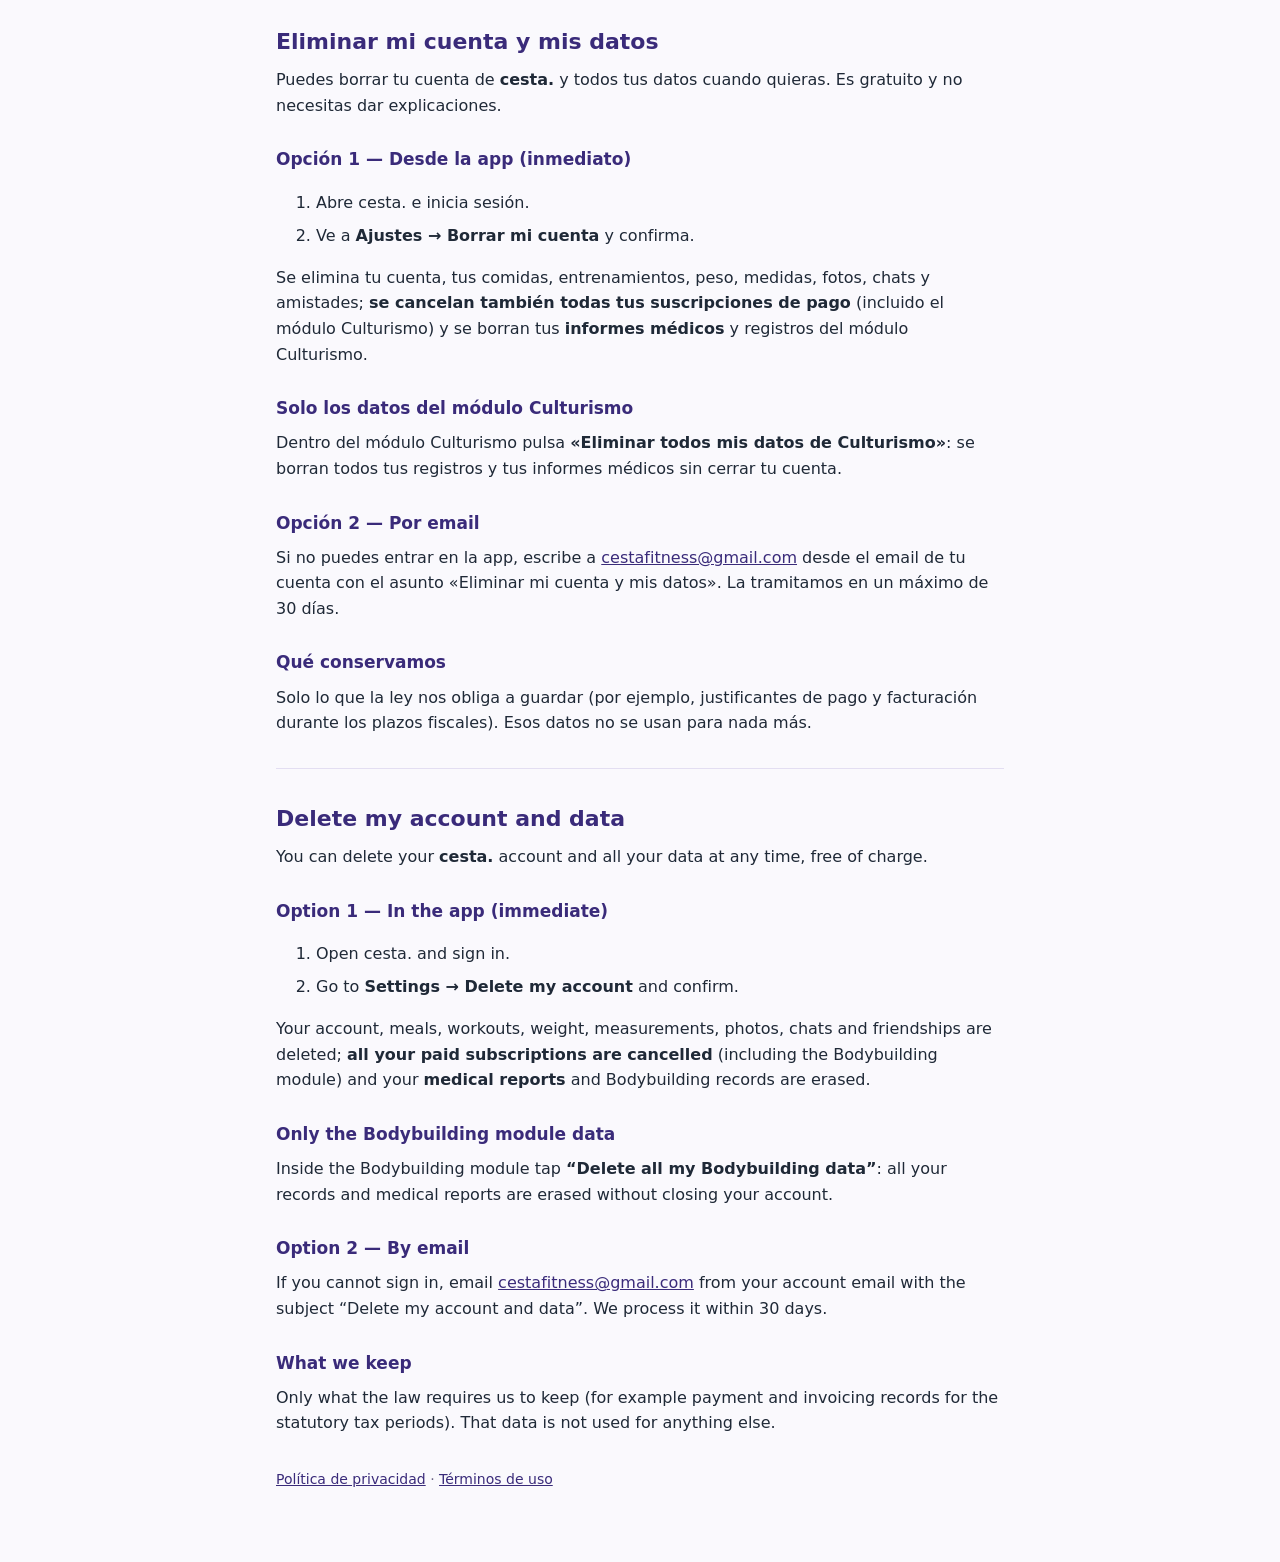
<file: eliminar-datos.html>
<!doctype html>
<html lang="es"><head><meta charset="utf-8"><meta name="viewport" content="width=device-width,initial-scale=1">
<title>cesta. — Eliminar mi cuenta y mis datos / Delete my account and data</title><meta name="robots" content="index,follow">
<style>
:root{--bg:#faf9fd;--ink:#1f2937;--soft:#6c6483;--acc:#3a2b7a;--line:#e3def2}
@media (prefers-color-scheme:dark){:root{--bg:#14121f;--ink:#e8e6f2;--soft:#a39dbb;--acc:#b9a9ff;--line:#2c2740}}
*{box-sizing:border-box}body{margin:0;background:var(--bg);color:var(--ink);font:16px/1.6 system-ui,-apple-system,"Segoe UI",Roboto,sans-serif}
main{max-width:760px;margin:0 auto;padding:24px 16px 64px}
h1{font-size:22px;margin:0 0 8px;color:var(--acc)}h2{font-size:17px;margin:28px 0 6px;color:var(--acc)}p,li{margin:8px 0}a{color:var(--acc)}
hr{border:0;border-top:1px solid var(--line);margin:32px 0}
</style></head><body><main>

<h1>Eliminar mi cuenta y mis datos</h1>
<p>Puedes borrar tu cuenta de <strong>cesta.</strong> y todos tus datos cuando quieras. Es gratuito y no necesitas dar explicaciones.</p>

<h2>Opción 1 — Desde la app (inmediato)</h2>
<ol>
  <li>Abre cesta. e inicia sesión.</li>
  <li>Ve a <strong>Ajustes → Borrar mi cuenta</strong> y confirma.</li>
</ol>
<p>Se elimina tu cuenta, tus comidas, entrenamientos, peso, medidas, fotos, chats y amistades; <strong>se cancelan también todas tus suscripciones de pago</strong> (incluido el módulo Culturismo) y se borran tus <strong>informes médicos</strong> y registros del módulo Culturismo.</p>

<h2>Solo los datos del módulo Culturismo</h2>
<p>Dentro del módulo Culturismo pulsa <strong>«Eliminar todos mis datos de Culturismo»</strong>: se borran todos tus registros y tus informes médicos sin cerrar tu cuenta.</p>

<h2>Opción 2 — Por email</h2>
<p>Si no puedes entrar en la app, escribe a <a href="mailto:cestafitness@gmail.com?subject=Eliminar%20mi%20cuenta%20y%20mis%20datos">cestafitness@gmail.com</a> desde el email de tu cuenta con el asunto «Eliminar mi cuenta y mis datos». La tramitamos en un máximo de 30 días.</p>

<h2>Qué conservamos</h2>
<p>Solo lo que la ley nos obliga a guardar (por ejemplo, justificantes de pago y facturación durante los plazos fiscales). Esos datos no se usan para nada más.</p>

<hr>

<h1>Delete my account and data</h1>
<p>You can delete your <strong>cesta.</strong> account and all your data at any time, free of charge.</p>
<h2>Option 1 — In the app (immediate)</h2>
<ol>
  <li>Open cesta. and sign in.</li>
  <li>Go to <strong>Settings → Delete my account</strong> and confirm.</li>
</ol>
<p>Your account, meals, workouts, weight, measurements, photos, chats and friendships are deleted; <strong>all your paid subscriptions are cancelled</strong> (including the Bodybuilding module) and your <strong>medical reports</strong> and Bodybuilding records are erased.</p>
<h2>Only the Bodybuilding module data</h2>
<p>Inside the Bodybuilding module tap <strong>“Delete all my Bodybuilding data”</strong>: all your records and medical reports are erased without closing your account.</p>
<h2>Option 2 — By email</h2>
<p>If you cannot sign in, email <a href="mailto:cestafitness@gmail.com?subject=Delete%20my%20account%20and%20data">cestafitness@gmail.com</a> from your account email with the subject “Delete my account and data”. We process it within 30 days.</p>
<h2>What we keep</h2>
<p>Only what the law requires us to keep (for example payment and invoicing records for the statutory tax periods). That data is not used for anything else.</p>

<p style="margin-top:32px;font-size:14px;color:var(--soft)"><a href="/privacidad.html">Política de privacidad</a> · <a href="/terminos.html">Términos de uso</a></p>
</main></body></html>
</file>
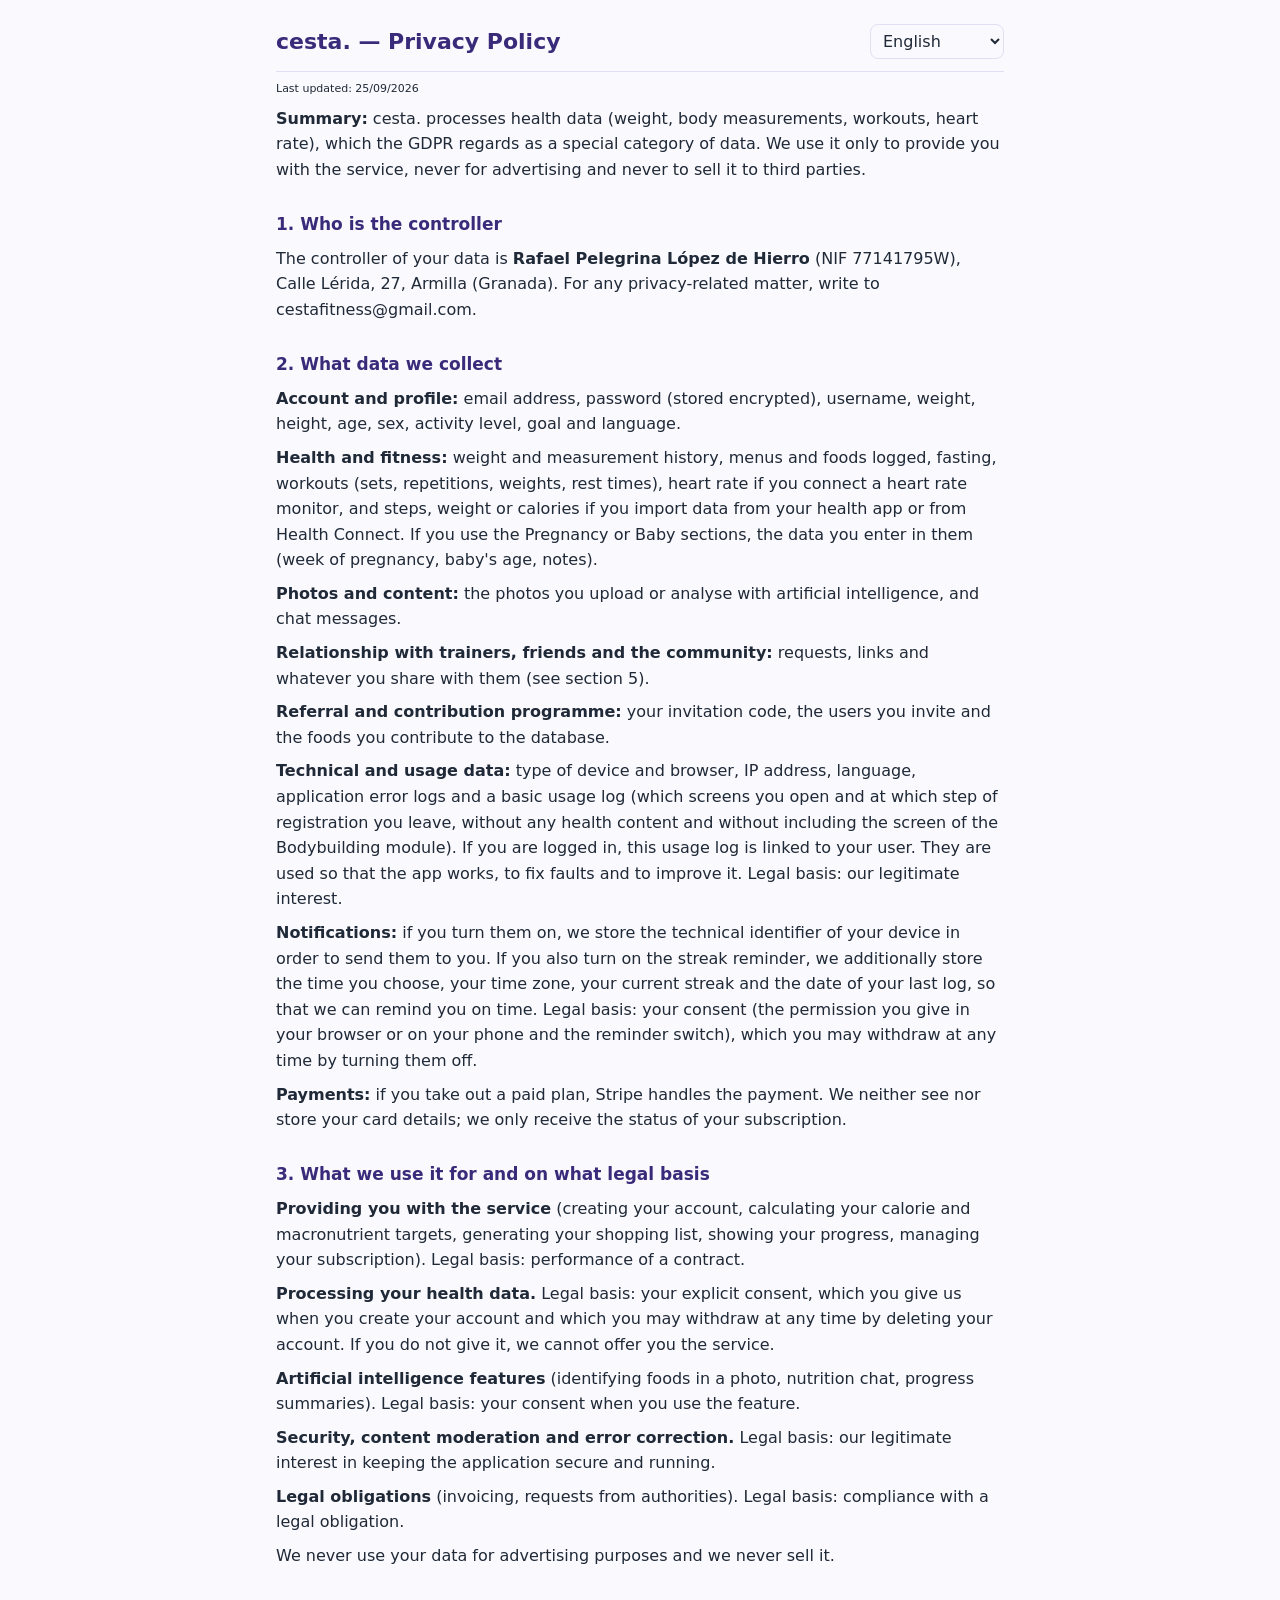
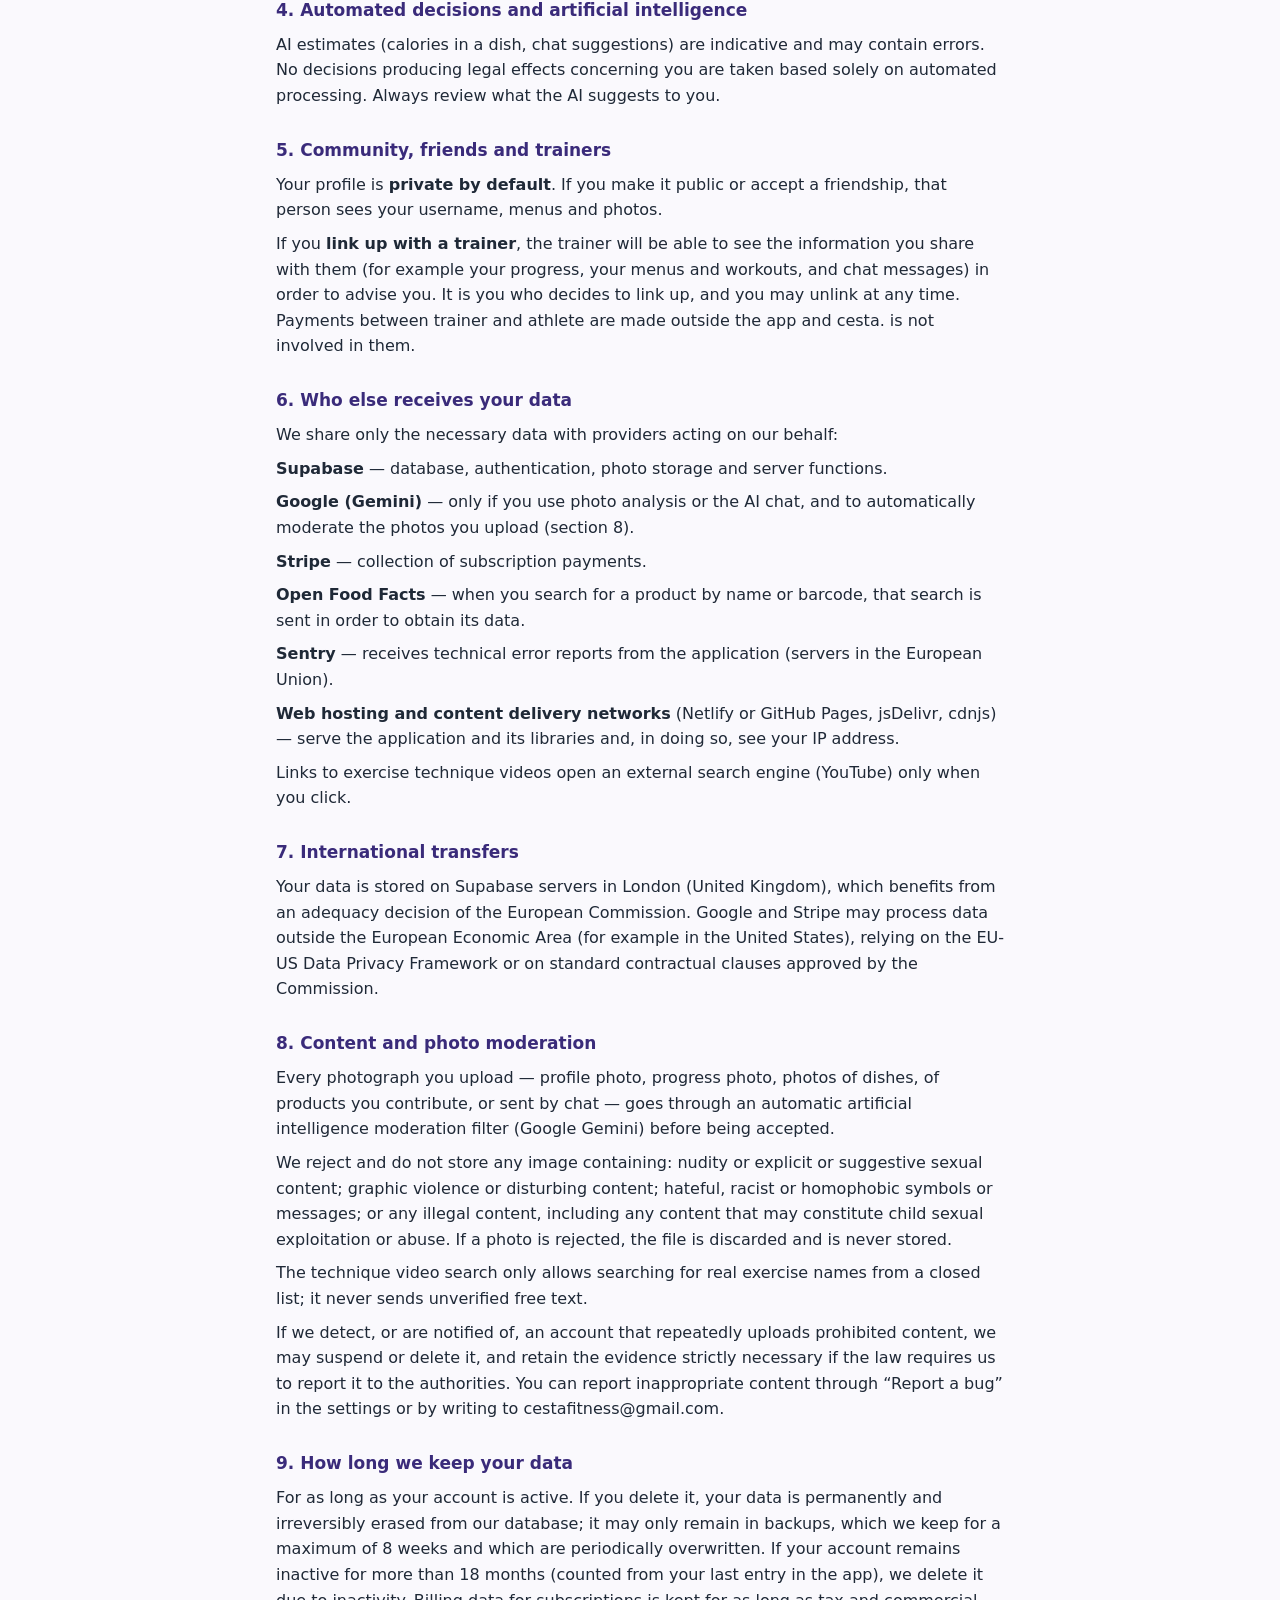
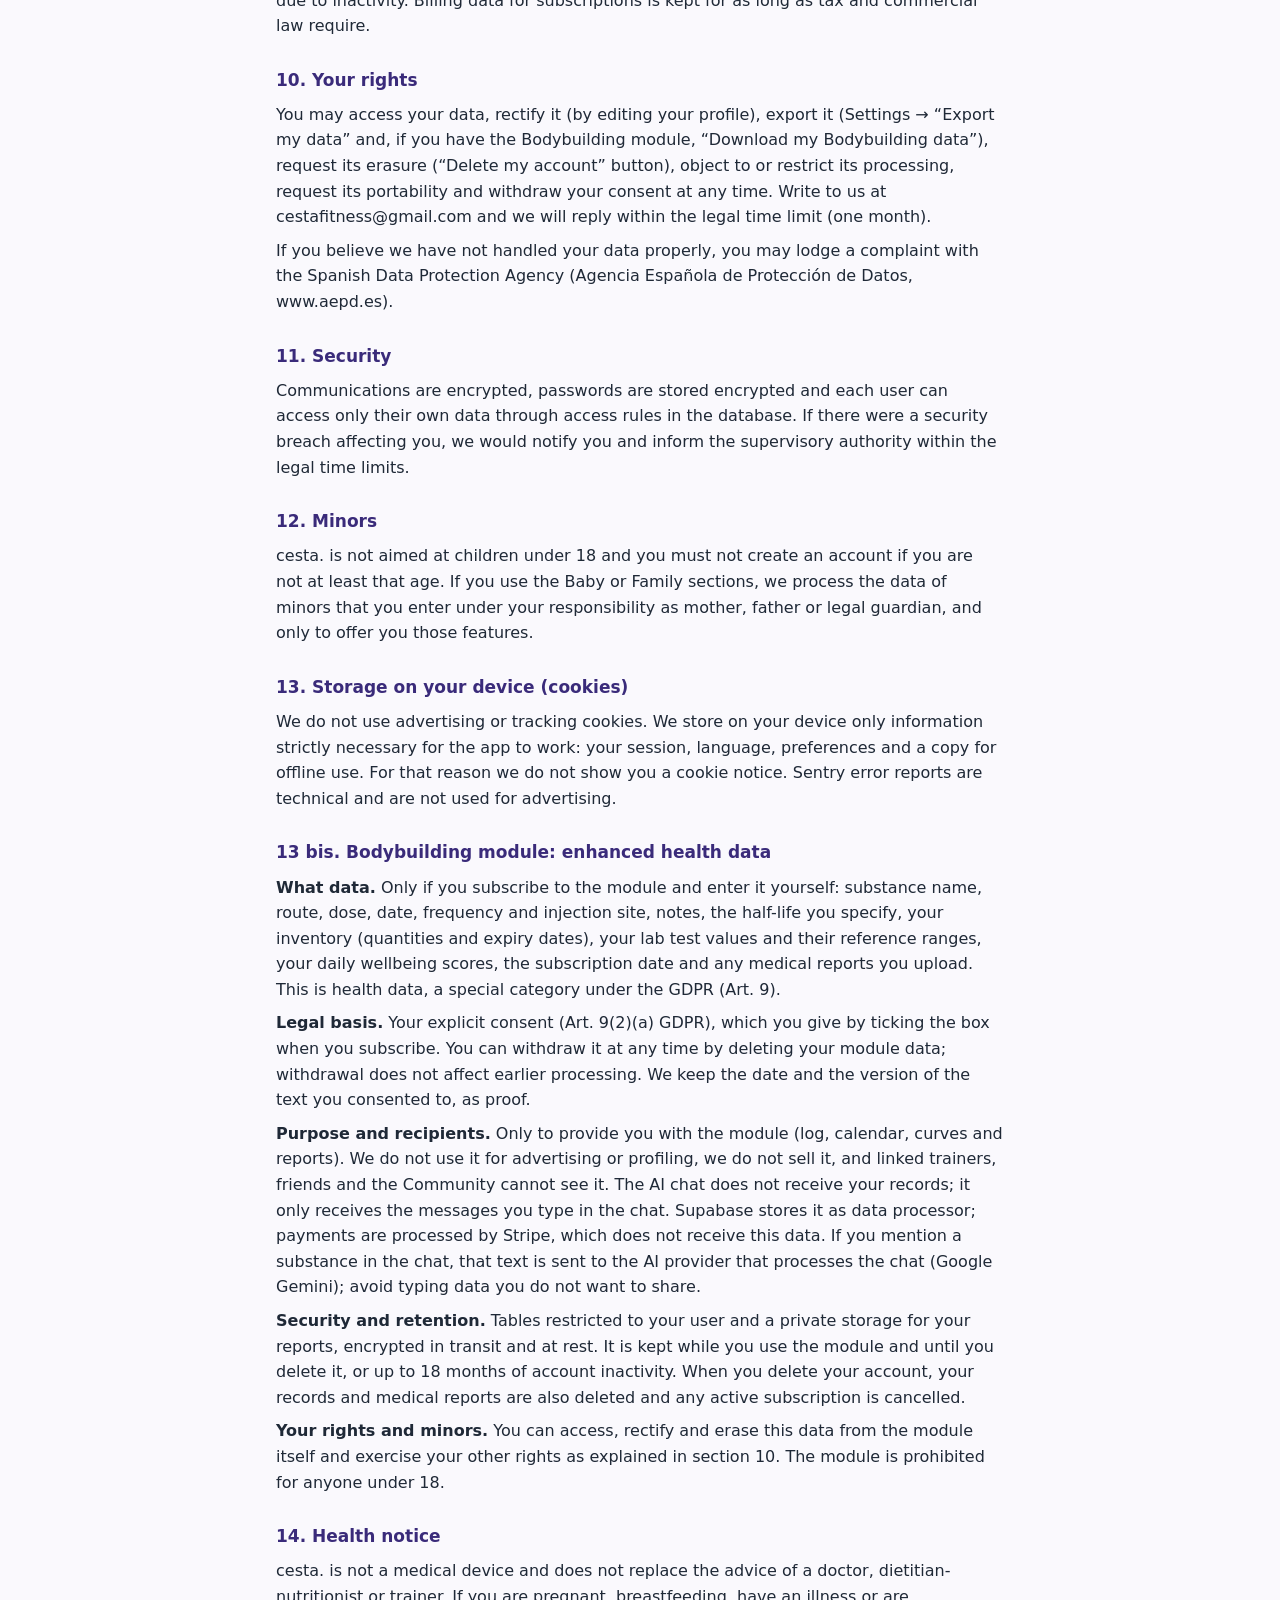
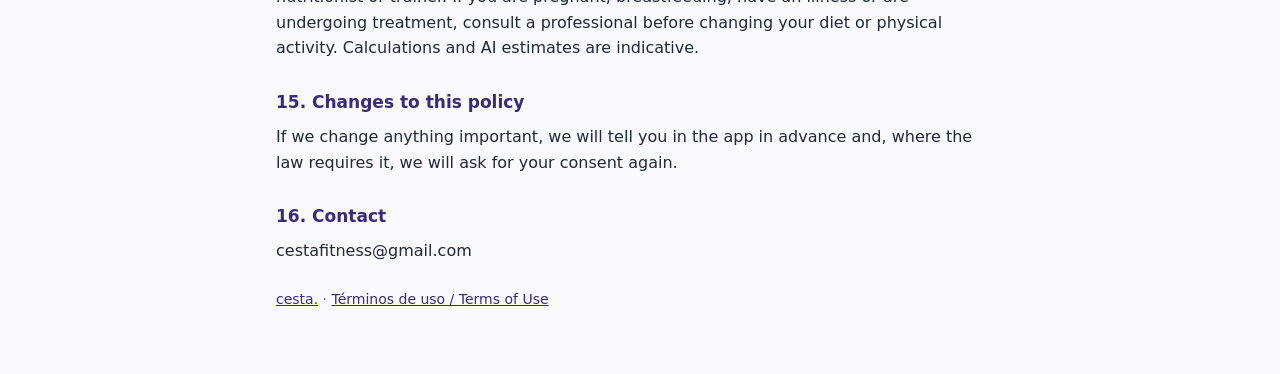
<file: privacidad.html>
<!doctype html>
<html lang="es"><head><meta charset="utf-8"><meta name="viewport" content="width=device-width,initial-scale=1">
<title>cesta. — Política de privacidad</title><meta name="robots" content="index,follow">
<style>
:root{--bg:#faf9fd;--ink:#1f2937;--soft:#6c6483;--acc:#3a2b7a;--line:#e3def2}
@media (prefers-color-scheme:dark){:root{--bg:#14121f;--ink:#e8e6f2;--soft:#a39dbb;--acc:#b9a9ff;--line:#2c2740}}
*{box-sizing:border-box}body{margin:0;background:var(--bg);color:var(--ink);font:16px/1.6 system-ui,-apple-system,"Segoe UI",Roboto,sans-serif}
main{max-width:760px;margin:0 auto;padding:24px 16px 64px}
header{display:flex;flex-wrap:wrap;gap:12px;align-items:center;justify-content:space-between;border-bottom:1px solid var(--line);padding-bottom:12px;margin-bottom:8px}
h1{font-size:22px;margin:0;color:var(--acc)}h2{font-size:17px;margin:28px 0 6px;color:var(--acc)}p{margin:8px 0}
select{font:inherit;padding:6px 8px;border:1px solid var(--line);border-radius:8px;background:var(--bg);color:var(--ink);max-width:100%}
a{color:var(--acc)}nav{font-size:14px;color:var(--soft);margin-top:24px}
</style></head><body><main>
<header><h1 id="ttl">cesta. — Política de privacidad</h1><label><span class="sr" style="position:absolute;left:-9999px">Idioma</span><select id="lang" aria-label="Idioma / Language"><option value="es">Español</option><option value="en">English</option><option value="fr">Français</option><option value="de">Deutsch</option><option value="it">Italiano</option><option value="pt">Português</option><option value="nl">Nederlands</option><option value="pl">Polski</option><option value="ro">Română</option><option value="el">Ελληνικά</option><option value="sv">Svenska</option><option value="da">Dansk</option><option value="fi">Suomi</option><option value="cs">Čeština</option><option value="sk">Slovenčina</option><option value="hu">Magyar</option><option value="bg">Български</option><option value="hr">Hrvatski</option><option value="sl">Slovenščina</option><option value="et">Eesti</option><option value="lv">Latviešu</option><option value="lt">Lietuvių</option><option value="mt">Malti</option><option value="ga">Gaeilge</option></select></label></header>
<div id="doc"></div>
<nav><a href="/">cesta.</a> · <a href="/terminos.html">Términos de uso / Terms of Use</a></nav>
</main>
<script>
var DOCS={"es":"\u003cp style=\"font-size:11px;color:var(--ink-soft)\">Última actualización: 25/09/2026\u003c/p>\n  \u003cp>\u003cstrong>Resumen:\u003c/strong> cesta. trata datos de salud (peso, medidas corporales, entrenamientos, ritmo cardíaco), que el RGPD considera una categoría especial de datos. Solo los usamos para prestarte el servicio, nunca para publicidad ni para venderlos a terceros.\u003c/p>\n\n  \u003ch2>1. Quién es el responsable\u003c/h2>\n  \u003cp>El responsable del tratamiento de tus datos es \u003cstrong>Rafael Pelegrina López de Hierro\u003c/strong> (NIF 77141795W), Calle Lérida, 27, Armilla (Granada). Para cualquier cuestión sobre privacidad, escribe a cestafitness@gmail.com.\u003c/p>\n\n  \u003ch2>2. Qué datos recogemos\u003c/h2>\n  \u003cp>\u003cstrong>Cuenta y perfil:\u003c/strong> email, contraseña (guardada cifrada), nombre de usuario, peso, altura, edad, sexo, nivel de actividad, objetivo e idioma.\u003c/p>\n  \u003cp>\u003cstrong>Salud y forma física:\u003c/strong> historial de peso y medidas, menús y alimentos registrados, ayuno, entrenamientos (series, repeticiones, pesos, descansos), ritmo cardíaco si conectas un pulsómetro, y pasos, peso o calorías si importas datos de tu app de salud o de Health Connect. Si usas las secciones de Embarazo o de Bebé, los datos que escribas en ellas (semana de embarazo, edad del bebé, notas).\u003c/p>\n  \u003cp>\u003cstrong>Fotos y contenido:\u003c/strong> las fotos que subes o analizas con inteligencia artificial, y los mensajes de chat.\u003c/p>\n  \u003cp>\u003cstrong>Relación con entrenadores, amigos y comunidad:\u003c/strong> solicitudes, vínculos y lo que compartas con ellos (ver apartado 5).\u003c/p>\n  \u003cp>\u003cstrong>Programa de invitaciones y aportaciones:\u003c/strong> tu código de invitación, los usuarios invitados y los alimentos que aportes a la base de datos.\u003c/p>\n  \u003cp>\u003cstrong>Datos técnicos y de uso:\u003c/strong> tipo de dispositivo y navegador, dirección IP, idioma, registros de errores de la aplicación y un registro básico de uso (qué pantallas abres y en qué paso del registro abandonas, sin ningún contenido de salud y sin incluir la pantalla del módulo Culturismo). Si has iniciado sesión, ese registro de uso se asocia a tu usuario. Sirven para que la app funcione, para corregir fallos y para mejorarla. Base legal: nuestro interés legítimo.\u003c/p>\n  \u003cp>\u003cstrong>Notificaciones:\u003c/strong> si las activas, guardamos el identificador técnico de tu dispositivo para enviártelas. Si activas además el recordatorio de racha, guardamos también la hora que elijas, tu zona horaria, tu racha actual y la fecha de tu último registro, para poder avisarte a tiempo. Base legal: tu consentimiento (el permiso que das en tu navegador o en tu móvil y el interruptor del recordatorio), que puedes retirar cuando quieras desactivándolos.\u003c/p>\n  \u003cp>\u003cstrong>Pagos:\u003c/strong> si contratas un plan de pago, Stripe gestiona el cobro. Nosotros no vemos ni guardamos los datos de tu tarjeta; solo recibimos el estado de tu suscripción.\u003c/p>\n\n  \u003ch2>3. Para qué los usamos y con qué base legal\u003c/h2>\n  \u003cp>\u003cstrong>Prestarte el servicio\u003c/strong> (crear tu cuenta, calcular tus objetivos de calorías y macronutrientes, generar tu lista de la compra, mostrar tu progreso, gestionar tu suscripción). Base legal: la ejecución del contrato.\u003c/p>\n  \u003cp>\u003cstrong>Tratar tus datos de salud.\u003c/strong> Base legal: tu consentimiento explícito, que nos das al crear la cuenta y puedes retirar en cualquier momento borrando tu cuenta. Si no lo das, no podemos ofrecerte el servicio.\u003c/p>\n  \u003cp>\u003cstrong>Funciones de inteligencia artificial\u003c/strong> (identificar alimentos en una foto, chat de nutrición, resúmenes de progreso). Base legal: tu consentimiento al usar la función.\u003c/p>\n  \u003cp>\u003cstrong>Seguridad, moderación de contenido y corrección de errores.\u003c/strong> Base legal: nuestro interés legítimo en mantener la aplicación segura y funcionando.\u003c/p>\n  \u003cp>\u003cstrong>Obligaciones legales\u003c/strong> (facturación, requerimientos de autoridades). Base legal: el cumplimiento de una obligación legal.\u003c/p>\n  \u003cp>Nunca usamos tus datos con fines publicitarios ni los vendemos.\u003c/p>\n\n  \u003ch2>4. Decisiones automatizadas e inteligencia artificial\u003c/h2>\n  \u003cp>Las estimaciones de la IA (calorías de un plato, sugerencias de chat) son orientativas y pueden contener errores. No se toman decisiones con efectos jurídicos sobre ti basadas únicamente en tratamientos automatizados. Revisa siempre lo que te propone la IA.\u003c/p>\n\n  \u003ch2>5. Comunidad, amigos y entrenadores\u003c/h2>\n  \u003cp>Tu perfil es \u003cstrong>privado por defecto\u003c/strong>. Si lo haces público o aceptas una amistad, esa persona ve tu nombre de usuario, menús y fotos.\u003c/p>\n  \u003cp>Si te \u003cstrong>vinculas con un entrenador\u003c/strong>, este podrá ver la información que compartas con él (por ejemplo tu progreso, tus menús y entrenamientos, y los mensajes del chat) para asesorarte. Eres tú quien decide vincularte y puedes desvincularte cuando quieras. Los pagos entre entrenador y atleta se hacen fuera de la app y cesta. no interviene en ellos.\u003c/p>\n\n  \u003ch2>6. Quién más recibe tus datos\u003c/h2>\n  \u003cp>Solo compartimos los datos necesarios con proveedores que actúan por nuestra cuenta:\u003c/p>\n  \u003cp>\u003cstrong>Supabase\u003c/strong> — base de datos, autenticación, almacenamiento de fotos y funciones de servidor.\u003c/p>\n  \u003cp>\u003cstrong>Google (Gemini)\u003c/strong> — solo si usas el análisis de fotos o el chat con IA, y para moderar automáticamente las fotos que subes (apartado 8).\u003c/p>\n  \u003cp>\u003cstrong>Stripe\u003c/strong> — cobro de suscripciones.\u003c/p>\n  \u003cp>\u003cstrong>Open Food Facts\u003c/strong> — cuando buscas un producto por su nombre o código de barras, se envía esa búsqueda para obtener sus datos.\u003c/p>\n  \u003cp>\u003cstrong>Sentry\u003c/strong> — recibe informes técnicos de errores de la aplicación (servidores en la Unión Europea).\u003c/p>\n  \u003cp>\u003cstrong>Alojamiento web y redes de distribución de contenido\u003c/strong> (Netlify o GitHub Pages, jsDelivr, cdnjs) — sirven la aplicación y sus bibliotecas y, al hacerlo, ven tu dirección IP.\u003c/p>\n  \u003cp>Los enlaces a vídeos de técnica de ejercicios abren un buscador externo (YouTube) solo cuando tú pulsas.\u003c/p>\n\n  \u003ch2>7. Transferencias internacionales\u003c/h2>\n  \u003cp>Tus datos se almacenan en servidores de Supabase en Londres (Reino Unido), que cuenta con una decisión de adecuación de la Comisión Europea. Google y Stripe pueden tratar datos fuera del Espacio Económico Europeo (por ejemplo en Estados Unidos), amparándose en el Marco de Privacidad de Datos UE-EE. UU. o en cláusulas contractuales tipo aprobadas por la Comisión.\u003c/p>\n\n  \u003ch2>8. Moderación de contenido y fotos\u003c/h2>\n  \u003cp>Toda fotografía que subas —foto de perfil, de progreso, de platos, de productos que aportes, o enviada por chat— pasa por un filtro automático de moderación con inteligencia artificial (Google Gemini) antes de aceptarse.\u003c/p>\n  \u003cp>Rechazamos y no guardamos ninguna imagen que contenga: desnudez o contenido sexual explícito o insinuante; violencia gráfica o contenido perturbador; símbolos o mensajes de odio, racistas u homófobos; o cualquier contenido ilegal, incluido cualquier contenido que pueda constituir explotación o abuso sexual infantil. Si una foto se rechaza, el archivo se descarta y no llega a guardarse.\u003c/p>\n  \u003cp>El buscador de vídeos de técnica solo permite buscar nombres reales de ejercicios de una lista cerrada; nunca envía texto libre sin verificar.\u003c/p>\n  \u003cp>Si detectamos, o nos reportan, una cuenta que sube repetidamente contenido prohibido, podemos suspenderla o eliminarla, y conservar la evidencia estrictamente necesaria si la ley nos obliga a comunicarla a las autoridades. Puedes reportar contenido inapropiado desde «Reporta un fallo» en los ajustes o escribiendo a cestafitness@gmail.com.\u003c/p>\n\n  \u003ch2>9. Cuánto tiempo conservamos tus datos\u003c/h2>\n  \u003cp>Mientras tu cuenta esté activa. Si la borras, tus datos se eliminan de nuestra base de datos de forma permanente e irreversible; solo pueden permanecer en las copias de seguridad, que conservamos como máximo 8 semanas y que se sobrescriben periódicamente. Si tu cuenta pasa más de 18 meses sin actividad (contados desde tu último registro en la app), la eliminamos por inactividad. Los datos de facturación de las suscripciones se conservan durante el tiempo que exija la normativa fiscal y mercantil.\u003c/p>\n\n  \u003ch2>10. Tus derechos\u003c/h2>\n  \u003cp>Puedes acceder a tus datos, rectificarlos (editando tu perfil), exportarlos (Ajustes → «Exportar mis datos» y, si tienes el módulo Culturismo, «Descargar mis datos de Culturismo»), pedir su supresión (botón «Borrar mi cuenta»), oponerte o limitar su tratamiento, pedir su portabilidad y retirar tu consentimiento en cualquier momento. Escríbenos a cestafitness@gmail.com y te responderemos en el plazo legal (un mes).\u003c/p>\n  \u003cp>Si crees que no hemos tratado bien tus datos, puedes presentar una reclamación ante la Agencia Española de Protección de Datos (www.aepd.es).\u003c/p>\n\n  \u003ch2>11. Seguridad\u003c/h2>\n  \u003cp>Las comunicaciones van cifradas, las contraseñas se guardan cifradas y cada usuario solo puede acceder a sus propios datos mediante reglas de acceso en la base de datos. Si hubiera una brecha de seguridad que te afectara, te lo comunicaríamos y avisaríamos a la autoridad de control en los plazos legales.\u003c/p>\n\n  \u003ch2>12. Menores de edad\u003c/h2>\n  \u003cp>cesta. no está dirigida a menores de 18 años y no debes crear una cuenta si no los tienes. Si usas las secciones de Bebé o de Familiar, los datos de menores que introduzcas los tratamos bajo tu responsabilidad como madre, padre o tutor legal, y solo para ofrecerte esas funciones.\u003c/p>\n\n  \u003ch2>13. Almacenamiento en tu dispositivo (cookies)\u003c/h2>\n  \u003cp>No usamos cookies de publicidad ni de seguimiento. Guardamos en tu dispositivo únicamente información estrictamente necesaria para que la app funcione: tu sesión, el idioma, tus preferencias y una copia para usarla sin conexión. Por eso no te mostramos un aviso de cookies. Los informes de errores de Sentry son técnicos y no se usan para publicidad.\u003c/p>\n\n  \u003ch2>13 bis. Módulo Culturismo: datos de salud reforzados\u003c/h2>\n  \u003cp>\u003cstrong>Qué datos.\u003c/strong> Solo si contratas el módulo y los introduces tú: nombre de la sustancia, vía, dosis, fecha, frecuencia y punto de inyección, notas, la vida media indicada, tu inventario (cantidades y caducidades), los valores de tus analíticas y sus rangos de referencia, tus puntuaciones de bienestar diario, la fecha de contratación y los informes médicos que subas. Son datos de salud, una categoría especial del RGPD (art. 9).\u003c/p>\n  \u003cp>\u003cstrong>Base legal.\u003c/strong> Tu consentimiento explícito (art. 9.2.a RGPD), que das marcando la casilla al contratar. Puedes retirarlo en cualquier momento borrando tus datos del módulo; la retirada no afecta al tratamiento anterior. Guardamos la fecha y la versión del texto en que consentiste, como prueba.\u003c/p>\n  \u003cp>\u003cstrong>Para qué y con quién.\u003c/strong> Solo para prestarte el módulo (registro, calendario, curvas e informes). No los usamos para publicidad ni para elaborar perfiles, no los vendemos y no los ven entrenadores vinculados, amigos ni la Comunidad. El chat con IA no recibe tus registros; solo recibe los mensajes que tú escribes en el chat. Los almacena Supabase como encargado del tratamiento; los pagos los procesa Stripe, que no recibe estos datos. Si mencionas una sustancia en el chat, ese texto se envía al proveedor de IA que procesa el chat (Google Gemini); evita escribir datos que no quieras compartir.\u003c/p>\n  \u003cp>\u003cstrong>Seguridad y conservación.\u003c/strong> Tablas con acceso restringido a tu usuario y un almacén privado para tus informes, con cifrado en tránsito y en reposo. Se conservan mientras uses el módulo y hasta que los borres, o hasta 18 meses sin actividad en la cuenta. Al borrar tu cuenta se eliminan también tus registros y tus informes médicos y se cancela cualquier suscripción activa.\u003c/p>\n  \u003cp>\u003cstrong>Tus derechos y menores.\u003c/strong> Puedes acceder, rectificar y suprimir estos datos desde el propio módulo y ejercer el resto de derechos como se explica en el apartado 10. El módulo está prohibido a menores de 18 años.\u003c/p>\n\n  \u003ch2>14. Aviso de salud\u003c/h2>\n  \u003cp>cesta. no es un producto sanitario ni sustituye el consejo de un médico, dietista-nutricionista o entrenador. Si estás embarazada, das el pecho, tienes una enfermedad o sigues un tratamiento, consulta con un profesional antes de cambiar tu alimentación o tu actividad física. Los cálculos y las estimaciones de la IA son orientativos.\u003c/p>\n\n  \u003ch2>15. Cambios en esta política\u003c/h2>\n  \u003cp>Si cambiamos algo importante, te lo diremos en la app con antelación y, cuando la ley lo exija, te pediremos de nuevo tu consentimiento.\u003c/p>\n\n  \u003ch2>16. Contacto\u003c/h2>\n  \u003cp>cestafitness@gmail.com\u003c/p>","en":"\u003cp style=\"font-size:11px;color:var(--ink-soft)\">Last updated: 25/09/2026\u003c/p>\n  \u003cp>\u003cstrong>Summary:\u003c/strong> cesta. processes health data (weight, body measurements, workouts, heart rate), which the GDPR regards as a special category of data. We use it only to provide you with the service, never for advertising and never to sell it to third parties.\u003c/p>\n\n  \u003ch2>1. Who is the controller\u003c/h2>\n  \u003cp>The controller of your data is \u003cstrong>Rafael Pelegrina López de Hierro\u003c/strong> (NIF 77141795W), Calle Lérida, 27, Armilla (Granada). For any privacy-related matter, write to cestafitness@gmail.com.\u003c/p>\n\n  \u003ch2>2. What data we collect\u003c/h2>\n  \u003cp>\u003cstrong>Account and profile:\u003c/strong> email address, password (stored encrypted), username, weight, height, age, sex, activity level, goal and language.\u003c/p>\n  \u003cp>\u003cstrong>Health and fitness:\u003c/strong> weight and measurement history, menus and foods logged, fasting, workouts (sets, repetitions, weights, rest times), heart rate if you connect a heart rate monitor, and steps, weight or calories if you import data from your health app or from Health Connect. If you use the Pregnancy or Baby sections, the data you enter in them (week of pregnancy, baby's age, notes).\u003c/p>\n  \u003cp>\u003cstrong>Photos and content:\u003c/strong> the photos you upload or analyse with artificial intelligence, and chat messages.\u003c/p>\n  \u003cp>\u003cstrong>Relationship with trainers, friends and the community:\u003c/strong> requests, links and whatever you share with them (see section 5).\u003c/p>\n  \u003cp>\u003cstrong>Referral and contribution programme:\u003c/strong> your invitation code, the users you invite and the foods you contribute to the database.\u003c/p>\n  \u003cp>\u003cstrong>Technical and usage data:\u003c/strong> type of device and browser, IP address, language, application error logs and a basic usage log (which screens you open and at which step of registration you leave, without any health content and without including the screen of the Bodybuilding module). If you are logged in, this usage log is linked to your user. They are used so that the app works, to fix faults and to improve it. Legal basis: our legitimate interest.\u003c/p>\n  \u003cp>\u003cstrong>Notifications:\u003c/strong> if you turn them on, we store the technical identifier of your device in order to send them to you. If you also turn on the streak reminder, we additionally store the time you choose, your time zone, your current streak and the date of your last log, so that we can remind you on time. Legal basis: your consent (the permission you give in your browser or on your phone and the reminder switch), which you may withdraw at any time by turning them off.\u003c/p>\n  \u003cp>\u003cstrong>Payments:\u003c/strong> if you take out a paid plan, Stripe handles the payment. We neither see nor store your card details; we only receive the status of your subscription.\u003c/p>\n\n  \u003ch2>3. What we use it for and on what legal basis\u003c/h2>\n  \u003cp>\u003cstrong>Providing you with the service\u003c/strong> (creating your account, calculating your calorie and macronutrient targets, generating your shopping list, showing your progress, managing your subscription). Legal basis: performance of a contract.\u003c/p>\n  \u003cp>\u003cstrong>Processing your health data.\u003c/strong> Legal basis: your explicit consent, which you give us when you create your account and which you may withdraw at any time by deleting your account. If you do not give it, we cannot offer you the service.\u003c/p>\n  \u003cp>\u003cstrong>Artificial intelligence features\u003c/strong> (identifying foods in a photo, nutrition chat, progress summaries). Legal basis: your consent when you use the feature.\u003c/p>\n  \u003cp>\u003cstrong>Security, content moderation and error correction.\u003c/strong> Legal basis: our legitimate interest in keeping the application secure and running.\u003c/p>\n  \u003cp>\u003cstrong>Legal obligations\u003c/strong> (invoicing, requests from authorities). Legal basis: compliance with a legal obligation.\u003c/p>\n  \u003cp>We never use your data for advertising purposes and we never sell it.\u003c/p>\n\n  \u003ch2>4. Automated decisions and artificial intelligence\u003c/h2>\n  \u003cp>AI estimates (calories in a dish, chat suggestions) are indicative and may contain errors. No decisions producing legal effects concerning you are taken based solely on automated processing. Always review what the AI suggests to you.\u003c/p>\n\n  \u003ch2>5. Community, friends and trainers\u003c/h2>\n  \u003cp>Your profile is \u003cstrong>private by default\u003c/strong>. If you make it public or accept a friendship, that person sees your username, menus and photos.\u003c/p>\n  \u003cp>If you \u003cstrong>link up with a trainer\u003c/strong>, the trainer will be able to see the information you share with them (for example your progress, your menus and workouts, and chat messages) in order to advise you. It is you who decides to link up, and you may unlink at any time. Payments between trainer and athlete are made outside the app and cesta. is not involved in them.\u003c/p>\n\n  \u003ch2>6. Who else receives your data\u003c/h2>\n  \u003cp>We share only the necessary data with providers acting on our behalf:\u003c/p>\n  \u003cp>\u003cstrong>Supabase\u003c/strong> — database, authentication, photo storage and server functions.\u003c/p>\n  \u003cp>\u003cstrong>Google (Gemini)\u003c/strong> — only if you use photo analysis or the AI chat, and to automatically moderate the photos you upload (section 8).\u003c/p>\n  \u003cp>\u003cstrong>Stripe\u003c/strong> — collection of subscription payments.\u003c/p>\n  \u003cp>\u003cstrong>Open Food Facts\u003c/strong> — when you search for a product by name or barcode, that search is sent in order to obtain its data.\u003c/p>\n  \u003cp>\u003cstrong>Sentry\u003c/strong> — receives technical error reports from the application (servers in the European Union).\u003c/p>\n  \u003cp>\u003cstrong>Web hosting and content delivery networks\u003c/strong> (Netlify or GitHub Pages, jsDelivr, cdnjs) — serve the application and its libraries and, in doing so, see your IP address.\u003c/p>\n  \u003cp>Links to exercise technique videos open an external search engine (YouTube) only when you click.\u003c/p>\n\n  \u003ch2>7. International transfers\u003c/h2>\n  \u003cp>Your data is stored on Supabase servers in London (United Kingdom), which benefits from an adequacy decision of the European Commission. Google and Stripe may process data outside the European Economic Area (for example in the United States), relying on the EU-US Data Privacy Framework or on standard contractual clauses approved by the Commission.\u003c/p>\n\n  \u003ch2>8. Content and photo moderation\u003c/h2>\n  \u003cp>Every photograph you upload — profile photo, progress photo, photos of dishes, of products you contribute, or sent by chat — goes through an automatic artificial intelligence moderation filter (Google Gemini) before being accepted.\u003c/p>\n  \u003cp>We reject and do not store any image containing: nudity or explicit or suggestive sexual content; graphic violence or disturbing content; hateful, racist or homophobic symbols or messages; or any illegal content, including any content that may constitute child sexual exploitation or abuse. If a photo is rejected, the file is discarded and is never stored.\u003c/p>\n  \u003cp>The technique video search only allows searching for real exercise names from a closed list; it never sends unverified free text.\u003c/p>\n  \u003cp>If we detect, or are notified of, an account that repeatedly uploads prohibited content, we may suspend or delete it, and retain the evidence strictly necessary if the law requires us to report it to the authorities. You can report inappropriate content through “Report a bug” in the settings or by writing to cestafitness@gmail.com.\u003c/p>\n\n  \u003ch2>9. How long we keep your data\u003c/h2>\n  \u003cp>For as long as your account is active. If you delete it, your data is permanently and irreversibly erased from our database; it may only remain in backups, which we keep for a maximum of 8 weeks and which are periodically overwritten. If your account remains inactive for more than 18 months (counted from your last entry in the app), we delete it due to inactivity. Billing data for subscriptions is kept for as long as tax and commercial law require.\u003c/p>\n\n  \u003ch2>10. Your rights\u003c/h2>\n  \u003cp>You may access your data, rectify it (by editing your profile), export it (Settings → “Export my data” and, if you have the Bodybuilding module, “Download my Bodybuilding data”), request its erasure (“Delete my account” button), object to or restrict its processing, request its portability and withdraw your consent at any time. Write to us at cestafitness@gmail.com and we will reply within the legal time limit (one month).\u003c/p>\n  \u003cp>If you believe we have not handled your data properly, you may lodge a complaint with the Spanish Data Protection Agency (Agencia Española de Protección de Datos, www.aepd.es).\u003c/p>\n\n  \u003ch2>11. Security\u003c/h2>\n  \u003cp>Communications are encrypted, passwords are stored encrypted and each user can access only their own data through access rules in the database. If there were a security breach affecting you, we would notify you and inform the supervisory authority within the legal time limits.\u003c/p>\n\n  \u003ch2>12. Minors\u003c/h2>\n  \u003cp>cesta. is not aimed at children under 18 and you must not create an account if you are not at least that age. If you use the Baby or Family sections, we process the data of minors that you enter under your responsibility as mother, father or legal guardian, and only to offer you those features.\u003c/p>\n\n  \u003ch2>13. Storage on your device (cookies)\u003c/h2>\n  \u003cp>We do not use advertising or tracking cookies. We store on your device only information strictly necessary for the app to work: your session, language, preferences and a copy for offline use. For that reason we do not show you a cookie notice. Sentry error reports are technical and are not used for advertising.\u003c/p>\n\n  \u003ch2>13 bis. Bodybuilding module: enhanced health data\u003c/h2>\n  \u003cp>\u003cstrong>What data.\u003c/strong> Only if you subscribe to the module and enter it yourself: substance name, route, dose, date, frequency and injection site, notes, the half-life you specify, your inventory (quantities and expiry dates), your lab test values and their reference ranges, your daily wellbeing scores, the subscription date and any medical reports you upload. This is health data, a special category under the GDPR (Art. 9).\u003c/p>\n  \u003cp>\u003cstrong>Legal basis.\u003c/strong> Your explicit consent (Art. 9(2)(a) GDPR), which you give by ticking the box when you subscribe. You can withdraw it at any time by deleting your module data; withdrawal does not affect earlier processing. We keep the date and the version of the text you consented to, as proof.\u003c/p>\n  \u003cp>\u003cstrong>Purpose and recipients.\u003c/strong> Only to provide you with the module (log, calendar, curves and reports). We do not use it for advertising or profiling, we do not sell it, and linked trainers, friends and the Community cannot see it. The AI chat does not receive your records; it only receives the messages you type in the chat. Supabase stores it as data processor; payments are processed by Stripe, which does not receive this data. If you mention a substance in the chat, that text is sent to the AI provider that processes the chat (Google Gemini); avoid typing data you do not want to share.\u003c/p>\n  \u003cp>\u003cstrong>Security and retention.\u003c/strong> Tables restricted to your user and a private storage for your reports, encrypted in transit and at rest. It is kept while you use the module and until you delete it, or up to 18 months of account inactivity. When you delete your account, your records and medical reports are also deleted and any active subscription is cancelled.\u003c/p>\n  \u003cp>\u003cstrong>Your rights and minors.\u003c/strong> You can access, rectify and erase this data from the module itself and exercise your other rights as explained in section 10. The module is prohibited for anyone under 18.\u003c/p>\n\n  \u003ch2>14. Health notice\u003c/h2>\n  \u003cp>cesta. is not a medical device and does not replace the advice of a doctor, dietitian-nutritionist or trainer. If you are pregnant, breastfeeding, have an illness or are undergoing treatment, consult a professional before changing your diet or physical activity. Calculations and AI estimates are indicative.\u003c/p>\n\n  \u003ch2>15. Changes to this policy\u003c/h2>\n  \u003cp>If we change anything important, we will tell you in the app in advance and, where the law requires it, we will ask for your consent again.\u003c/p>\n\n  \u003ch2>16. Contact\u003c/h2>\n  \u003cp>cestafitness@gmail.com\u003c/p>","fr":"\u003cp style=\"font-size:11px;color:var(--ink-soft)\">Dernière mise à jour : 25/09/2026\u003c/p>\n  \u003cp>\u003cstrong>Résumé :\u003c/strong> cesta. traite des données de santé (poids, mensurations, entraînements, fréquence cardiaque), que le RGPD considère comme une catégorie particulière de données. Nous ne les utilisons que pour vous fournir le service, jamais à des fins publicitaires ni pour les vendre à des tiers.\u003c/p>\n\n  \u003ch2>1. Qui est le responsable du traitement\u003c/h2>\n  \u003cp>Le responsable du traitement de vos données est \u003cstrong>Rafael Pelegrina López de Hierro\u003c/strong> (NIF 77141795W), Calle Lérida, 27, Armilla (Granada). Pour toute question relative à la vie privée, écrivez à cestafitness@gmail.com.\u003c/p>\n\n  \u003ch2>2. Quelles données nous collectons\u003c/h2>\n  \u003cp>\u003cstrong>Compte et profil :\u003c/strong> adresse e-mail, mot de passe (conservé sous forme chiffrée), nom d'utilisateur, poids, taille, âge, sexe, niveau d'activité, objectif et langue.\u003c/p>\n  \u003cp>\u003cstrong>Santé et condition physique :\u003c/strong> historique du poids et des mensurations, menus et aliments enregistrés, jeûne, entraînements (séries, répétitions, charges, temps de repos), fréquence cardiaque si vous connectez un cardiofréquencemètre, ainsi que pas, poids ou calories si vous importez des données depuis votre application de santé ou depuis Health Connect. Si vous utilisez les rubriques Grossesse ou Bébé, les données que vous y saisissez (semaine de grossesse, âge du bébé, notes).\u003c/p>\n  \u003cp>\u003cstrong>Photos et contenus :\u003c/strong> les photos que vous téléversez ou faites analyser par intelligence artificielle, ainsi que les messages du chat.\u003c/p>\n  \u003cp>\u003cstrong>Relations avec les coachs, les amis et la communauté :\u003c/strong> demandes, liens et ce que vous partagez avec eux (voir la section 5).\u003c/p>\n  \u003cp>\u003cstrong>Programme de parrainage et de contributions :\u003c/strong> votre code de parrainage, les utilisateurs parrainés et les aliments que vous ajoutez à la base de données.\u003c/p>\n  \u003cp>\u003cstrong>Données techniques et d'utilisation :\u003c/strong> type d'appareil et de navigateur, adresse IP, langue, journaux d'erreurs de l'application et un journal d'utilisation de base (quels écrans vous ouvrez et à quelle étape de l'inscription vous abandonnez, sans aucun contenu de santé et sans inclure l'écran du module Musculation). Si vous êtes connecté, ce journal d'utilisation est associé à votre utilisateur. Elles servent au bon fonctionnement de l'application, à la correction des défauts et à son amélioration. Base juridique : notre intérêt légitime.\u003c/p>\n  \u003cp>\u003cstrong>Notifications :\u003c/strong> si vous les activez, nous conservons l'identifiant technique de votre appareil afin de vous les envoyer. Si vous activez également le rappel de série, nous conservons aussi l'heure que vous choisissez, votre fuseau horaire, votre série en cours et la date de votre dernier enregistrement, afin de pouvoir vous prévenir à temps. Base juridique : votre consentement (l'autorisation que vous donnez dans votre navigateur ou sur votre mobile et l'interrupteur du rappel), que vous pouvez retirer à tout moment en les désactivant.\u003c/p>\n  \u003cp>\u003cstrong>Paiements :\u003c/strong> si vous souscrivez un abonnement payant, Stripe gère l'encaissement. Nous ne voyons ni ne conservons les données de votre carte ; nous recevons uniquement l'état de votre abonnement.\u003c/p>\n\n  \u003ch2>3. Pourquoi nous les utilisons et sur quelle base juridique\u003c/h2>\n  \u003cp>\u003cstrong>Vous fournir le service\u003c/strong> (créer votre compte, calculer vos objectifs de calories et de macronutriments, générer votre liste de courses, afficher votre progression, gérer votre abonnement). Base juridique : l'exécution du contrat.\u003c/p>\n  \u003cp>\u003cstrong>Traiter vos données de santé.\u003c/strong> Base juridique : votre consentement explicite, que vous nous donnez lors de la création du compte et que vous pouvez retirer à tout moment en supprimant votre compte. Si vous ne le donnez pas, nous ne pouvons pas vous proposer le service.\u003c/p>\n  \u003cp>\u003cstrong>Fonctions d'intelligence artificielle\u003c/strong> (identifier des aliments sur une photo, chat nutrition, résumés de progression). Base juridique : votre consentement lors de l'utilisation de la fonction.\u003c/p>\n  \u003cp>\u003cstrong>Sécurité, modération des contenus et correction des erreurs.\u003c/strong> Base juridique : notre intérêt légitime à maintenir l'application sûre et en état de fonctionnement.\u003c/p>\n  \u003cp>\u003cstrong>Obligations légales\u003c/strong> (facturation, demandes des autorités). Base juridique : le respect d'une obligation légale.\u003c/p>\n  \u003cp>Nous n'utilisons jamais vos données à des fins publicitaires et nous ne les vendons pas.\u003c/p>\n\n  \u003ch2>4. Décisions automatisées et intelligence artificielle\u003c/h2>\n  \u003cp>Les estimations de l'IA (calories d'un plat, suggestions du chat) sont données à titre indicatif et peuvent comporter des erreurs. Aucune décision produisant des effets juridiques à votre égard n'est prise sur le seul fondement d'un traitement automatisé. Vérifiez toujours ce que l'IA vous propose.\u003c/p>\n\n  \u003ch2>5. Communauté, amis et coachs\u003c/h2>\n  \u003cp>Votre profil est \u003cstrong>privé par défaut\u003c/strong>. Si vous le rendez public ou acceptez une demande d'ami, cette personne voit votre nom d'utilisateur, vos menus et vos photos.\u003c/p>\n  \u003cp>Si vous \u003cstrong>vous associez à un coach\u003c/strong>, celui-ci pourra consulter les informations que vous partagez avec lui (par exemple votre progression, vos menus et entraînements, et les messages du chat) afin de vous conseiller. C'est vous qui décidez de vous associer et vous pouvez rompre ce lien à tout moment. Les paiements entre coach et athlète s'effectuent en dehors de l'application et cesta. n'y intervient pas.\u003c/p>\n\n  \u003ch2>6. Qui d'autre reçoit vos données\u003c/h2>\n  \u003cp>Nous ne partageons que les données nécessaires avec des prestataires agissant pour notre compte :\u003c/p>\n  \u003cp>\u003cstrong>Supabase\u003c/strong> — base de données, authentification, stockage des photos et fonctions serveur.\u003c/p>\n  \u003cp>\u003cstrong>Google (Gemini)\u003c/strong> — uniquement si vous utilisez l'analyse de photos ou le chat IA, et pour modérer automatiquement les photos que vous téléversez (section 8).\u003c/p>\n  \u003cp>\u003cstrong>Stripe\u003c/strong> — encaissement des abonnements.\u003c/p>\n  \u003cp>\u003cstrong>Open Food Facts\u003c/strong> — lorsque vous recherchez un produit par son nom ou son code-barres, cette recherche est transmise afin d'obtenir ses données.\u003c/p>\n  \u003cp>\u003cstrong>Sentry\u003c/strong> — reçoit des rapports techniques d'erreurs de l'application (serveurs situés dans l'Union européenne).\u003c/p>\n  \u003cp>\u003cstrong>Hébergement web et réseaux de diffusion de contenu\u003c/strong> (Netlify ou GitHub Pages, jsDelivr, cdnjs) — distribuent l'application et ses bibliothèques et, ce faisant, voient votre adresse IP.\u003c/p>\n  \u003cp>Les liens vers des vidéos de technique d'exercices ouvrent un moteur de recherche externe (YouTube) uniquement lorsque vous cliquez.\u003c/p>\n\n  \u003ch2>7. Transferts internationaux\u003c/h2>\n  \u003cp>Vos données sont stockées sur des serveurs de Supabase à Londres (Royaume-Uni), pays bénéficiant d'une décision d'adéquation de la Commission européenne. Google et Stripe peuvent traiter des données en dehors de l'Espace économique européen (par exemple aux États-Unis), sur la base du cadre de protection des données UE-États-Unis ou de clauses contractuelles types approuvées par la Commission.\u003c/p>\n\n  \u003ch2>8. Modération des contenus et des photos\u003c/h2>\n  \u003cp>Toute photographie que vous téléversez — photo de profil, de progression, de plats, de produits que vous ajoutez, ou envoyée par chat — passe par un filtre automatique de modération par intelligence artificielle (Google Gemini) avant d'être acceptée.\u003c/p>\n  \u003cp>Nous rejetons et ne conservons aucune image contenant : de la nudité ou un contenu sexuel explicite ou suggestif ; de la violence explicite ou un contenu choquant ; des symboles ou messages haineux, racistes ou homophobes ; ou tout contenu illégal, y compris tout contenu pouvant constituer de l'exploitation ou des abus sexuels sur mineurs. Si une photo est rejetée, le fichier est supprimé et n'est jamais conservé.\u003c/p>\n  \u003cp>Le moteur de recherche de vidéos de technique ne permet de rechercher que des noms d'exercices réels issus d'une liste fermée ; il n'envoie jamais de texte libre non vérifié.\u003c/p>\n  \u003cp>Si nous détectons, ou si l'on nous signale, un compte qui téléverse de façon répétée des contenus interdits, nous pouvons le suspendre ou le supprimer, et conserver les éléments de preuve strictement nécessaires si la loi nous oblige à les communiquer aux autorités. Vous pouvez signaler un contenu inapproprié depuis « Signaler un problème » dans les paramètres ou en écrivant à cestafitness@gmail.com.\u003c/p>\n\n  \u003ch2>9. Durée de conservation de vos données\u003c/h2>\n  \u003cp>Tant que votre compte est actif. Si vous le supprimez, vos données sont effacées de notre base de données de manière définitive et irréversible ; elles ne peuvent subsister que dans les copies de sauvegarde, que nous conservons au maximum 8 semaines et qui sont écrasées périodiquement. Si votre compte reste plus de 18 mois sans activité (à compter de votre dernière saisie dans l'application), nous le supprimons pour inactivité. Les données de facturation des abonnements sont conservées pendant la durée exigée par la réglementation fiscale et commerciale.\u003c/p>\n\n  \u003ch2>10. Vos droits\u003c/h2>\n  \u003cp>Vous pouvez accéder à vos données, les rectifier (en modifiant votre profil), les exporter (Paramètres → « Exporter mes données » et, si vous avez le module Musculation, « Télécharger mes données de Musculation »), demander leur effacement (bouton « Supprimer mon compte »), vous opposer à leur traitement ou en demander la limitation, demander leur portabilité et retirer votre consentement à tout moment. Écrivez-nous à cestafitness@gmail.com et nous vous répondrons dans le délai légal (un mois).\u003c/p>\n  \u003cp>Si vous estimez que vos données n'ont pas été traitées correctement, vous pouvez introduire une réclamation auprès de l'Agence espagnole de protection des données (Agencia Española de Protección de Datos, www.aepd.es), ou auprès de l'autorité de contrôle de votre pays de résidence.\u003c/p>\n\n  \u003ch2>11. Sécurité\u003c/h2>\n  \u003cp>Les communications sont chiffrées, les mots de passe sont conservés sous forme chiffrée et chaque utilisateur ne peut accéder qu'à ses propres données grâce à des règles d'accès dans la base de données. En cas de violation de données susceptible de vous affecter, nous vous en informerions et avertirions l'autorité de contrôle dans les délais légaux.\u003c/p>\n\n  \u003ch2>12. Mineurs\u003c/h2>\n  \u003cp>cesta. ne s'adresse pas aux enfants de moins de 18 ans et vous ne devez pas créer de compte si vous n'avez pas cet âge. Si vous utilisez les rubriques Bébé ou Famille, nous traitons les données de mineurs que vous saisissez sous votre responsabilité de mère, de père ou de représentant légal, et uniquement pour vous proposer ces fonctions.\u003c/p>\n\n  \u003ch2>13. Stockage sur votre appareil (cookies)\u003c/h2>\n  \u003cp>Nous n'utilisons ni cookies publicitaires ni cookies de suivi. Nous enregistrons sur votre appareil uniquement les informations strictement nécessaires au fonctionnement de l'application : votre session, la langue, vos préférences et une copie permettant une utilisation hors ligne. C'est pourquoi nous ne vous affichons pas de bandeau de cookies. Les rapports d'erreurs de Sentry sont techniques et ne sont pas utilisés à des fins publicitaires.\u003c/p>\n\n  \u003ch2>13 bis. Module Musculation : données de santé à protection renforcée\u003c/h2>\n  \u003cp>\u003cstrong>Quelles données.\u003c/strong> Uniquement si tu souscris au module et que tu les saisis toi-même : nom de la substance, voie d'administration, dose, date, fréquence et site d'injection, notes, la demi-vie indiquée, ton inventaire (quantités et dates de péremption), les valeurs de tes analyses et leurs plages de référence, tes scores de bien-être quotidien, la date de souscription et les rapports médicaux que tu téléverses. Ce sont des données de santé, une catégorie particulière au sens du RGPD (art. 9).\u003c/p>\n  \u003cp>\u003cstrong>Base juridique.\u003c/strong> Votre consentement explicite (art. 9, par. 2, point a) du RGPD), que vous donnez en cochant la case lors de la souscription. Vous pouvez le retirer à tout moment en supprimant vos données du module ; le retrait n'affecte pas le traitement antérieur. Nous conservons la date et la version du texte auquel vous avez consenti, à titre de preuve.\u003c/p>\n  \u003cp>\u003cstrong>Finalité et destinataires.\u003c/strong> Uniquement pour vous fournir le module (suivi, calendrier, courbes et rapports). Nous ne les utilisons ni à des fins publicitaires ni pour établir des profils, nous ne les vendons pas et les coachs liés, les amis et la Communauté ne les voient pas. Le chat IA ne reçoit pas vos enregistrements ; il ne reçoit que les messages que vous écrivez dans le chat. Supabase les stocke en tant que sous-traitant ; les paiements sont traités par Stripe, qui ne reçoit pas ces données. Si tu mentionnes une substance dans le chat, ce texte est envoyé au fournisseur d'IA qui traite le chat (Google Gemini) ; évite d'écrire des données que tu ne souhaites pas partager.\u003c/p>\n  \u003cp>\u003cstrong>Sécurité et conservation.\u003c/strong> Tables à accès restreint à votre utilisateur et espace de stockage privé pour vos rapports, avec chiffrement en transit et au repos. Elles sont conservées tant que vous utilisez le module et jusqu'à ce que vous les supprimiez, ou jusqu'à 18 mois d'inactivité du compte. Lorsque vous supprimez votre compte, vos enregistrements et vos rapports médicaux sont également supprimés et tout abonnement actif est résilié.\u003c/p>\n  \u003cp>\u003cstrong>Vos droits et les mineurs.\u003c/strong> Vous pouvez accéder à ces données, les rectifier et les effacer depuis le module lui-même et exercer vos autres droits comme expliqué à la section 10. Le module est interdit aux moins de 18 ans.\u003c/p>\n\n  \u003ch2>14. Avertissement sur la santé\u003c/h2>\n  \u003cp>cesta. n'est pas un dispositif médical et ne remplace pas l'avis d'un médecin, d'un diététicien-nutritionniste ou d'un coach. Si vous êtes enceinte, si vous allaitez, si vous êtes atteint(e) d'une maladie ou suivez un traitement, consultez un professionnel avant de modifier votre alimentation ou votre activité physique. Les calculs et les estimations de l'IA sont indicatifs.\u003c/p>\n\n  \u003ch2>15. Modifications de cette politique\u003c/h2>\n  \u003cp>Si nous modifions un élément important, nous vous en informerons à l'avance dans l'application et, lorsque la loi l'exige, nous solliciterons de nouveau votre consentement.\u003c/p>\n\n  \u003ch2>16. Contact\u003c/h2>\n  \u003cp>cestafitness@gmail.com\u003c/p>","de":"\u003cp style=\"font-size:11px;color:var(--ink-soft)\">Letzte Aktualisierung: 25.09.2026\u003c/p>\n  \u003cp>\u003cstrong>Zusammenfassung:\u003c/strong> cesta. verarbeitet Gesundheitsdaten (Gewicht, Körpermaße, Trainingseinheiten, Herzfrequenz), die die DSGVO als besondere Kategorie personenbezogener Daten einstuft. Wir verwenden sie ausschließlich, um Ihnen den Dienst bereitzustellen, niemals für Werbung und niemals, um sie an Dritte zu verkaufen.\u003c/p>\n\n  \u003ch2>1. Wer ist der Verantwortliche\u003c/h2>\n  \u003cp>Verantwortlicher für die Verarbeitung Ihrer Daten ist \u003cstrong>Rafael Pelegrina López de Hierro\u003c/strong> (NIF 77141795W), Calle Lérida, 27, Armilla (Granada). Bei Fragen zum Datenschutz schreiben Sie an cestafitness@gmail.com.\u003c/p>\n\n  \u003ch2>2. Welche Daten wir erheben\u003c/h2>\n  \u003cp>\u003cstrong>Konto und Profil:\u003c/strong> E-Mail-Adresse, Passwort (verschlüsselt gespeichert), Benutzername, Gewicht, Größe, Alter, Geschlecht, Aktivitätsniveau, Ziel und Sprache.\u003c/p>\n  \u003cp>\u003cstrong>Gesundheit und Fitness:\u003c/strong> Verlauf von Gewicht und Körpermaßen, erfasste Menüs und Lebensmittel, Fasten, Trainingseinheiten (Sätze, Wiederholungen, Gewichte, Pausen), Herzfrequenz, wenn Sie einen Herzfrequenzmesser verbinden, sowie Schritte, Gewicht oder Kalorien, wenn Sie Daten aus Ihrer Gesundheits-App oder aus Health Connect importieren. Wenn Sie die Bereiche Schwangerschaft oder Baby nutzen, die Daten, die Sie dort eingeben (Schwangerschaftswoche, Alter des Babys, Notizen).\u003c/p>\n  \u003cp>\u003cstrong>Fotos und Inhalte:\u003c/strong> die Fotos, die Sie hochladen oder mit künstlicher Intelligenz analysieren lassen, sowie Chat-Nachrichten.\u003c/p>\n  \u003cp>\u003cstrong>Beziehung zu Trainern, Freunden und zur Community:\u003c/strong> Anfragen, Verknüpfungen und das, was Sie mit ihnen teilen (siehe Abschnitt 5).\u003c/p>\n  \u003cp>\u003cstrong>Einladungs- und Beitragsprogramm:\u003c/strong> Ihr Einladungscode, die eingeladenen Nutzer und die Lebensmittel, die Sie zur Datenbank beisteuern.\u003c/p>\n  \u003cp>\u003cstrong>Technische Daten und Nutzungsdaten:\u003c/strong> Geräte- und Browsertyp, IP-Adresse, Sprache, Fehlerprotokolle der Anwendung und ein einfaches Nutzungsprotokoll (welche Bildschirme Sie öffnen und bei welchem Schritt der Registrierung Sie abbrechen, ohne Gesundheitsinhalte und ohne den Bildschirm des Bodybuilding-Moduls). Wenn Sie angemeldet sind, wird dieses Nutzungsprotokoll Ihrem Nutzer zugeordnet. Sie dienen dazu, dass die App funktioniert, Fehler zu beheben und sie zu verbessern. Rechtsgrundlage: unser berechtigtes Interesse.\u003c/p>\n  \u003cp>\u003cstrong>Benachrichtigungen:\u003c/strong> Wenn Sie sie aktivieren, speichern wir die technische Kennung Ihres Geräts, um sie Ihnen zu senden. Wenn Sie zusätzlich die Serien-Erinnerung aktivieren, speichern wir außerdem die von Ihnen gewählte Uhrzeit, Ihre Zeitzone, Ihre aktuelle Serie und das Datum Ihres letzten Eintrags, um Sie rechtzeitig erinnern zu können. Rechtsgrundlage: Ihre Einwilligung (die Berechtigung, die Sie in Ihrem Browser oder auf Ihrem Handy erteilen, sowie der Schalter der Erinnerung), die Sie jederzeit widerrufen können, indem Sie sie deaktivieren.\u003c/p>\n  \u003cp>\u003cstrong>Zahlungen:\u003c/strong> Wenn Sie einen kostenpflichtigen Tarif abschließen, wickelt Stripe die Zahlung ab. Wir sehen und speichern Ihre Kartendaten nicht; wir erhalten lediglich den Status Ihres Abonnements.\u003c/p>\n\n  \u003ch2>3. Wofür wir sie verwenden und auf welcher Rechtsgrundlage\u003c/h2>\n  \u003cp>\u003cstrong>Bereitstellung des Dienstes\u003c/strong> (Erstellung Ihres Kontos, Berechnung Ihrer Kalorien- und Makronährstoffziele, Erstellung Ihrer Einkaufsliste, Darstellung Ihres Fortschritts, Verwaltung Ihres Abonnements). Rechtsgrundlage: Vertragserfüllung.\u003c/p>\n  \u003cp>\u003cstrong>Verarbeitung Ihrer Gesundheitsdaten.\u003c/strong> Rechtsgrundlage: Ihre ausdrückliche Einwilligung, die Sie uns bei der Kontoerstellung erteilen und die Sie jederzeit widerrufen können, indem Sie Ihr Konto löschen. Wenn Sie sie nicht erteilen, können wir Ihnen den Dienst nicht anbieten.\u003c/p>\n  \u003cp>\u003cstrong>Funktionen mit künstlicher Intelligenz\u003c/strong> (Erkennung von Lebensmitteln auf einem Foto, Ernährungs-Chat, Zusammenfassungen des Fortschritts). Rechtsgrundlage: Ihre Einwilligung bei Nutzung der Funktion.\u003c/p>\n  \u003cp>\u003cstrong>Sicherheit, Inhaltsmoderation und Fehlerbehebung.\u003c/strong> Rechtsgrundlage: unser berechtigtes Interesse, die Anwendung sicher und funktionsfähig zu halten.\u003c/p>\n  \u003cp>\u003cstrong>Rechtliche Verpflichtungen\u003c/strong> (Rechnungsstellung, Anfragen von Behörden). Rechtsgrundlage: Erfüllung einer rechtlichen Verpflichtung.\u003c/p>\n  \u003cp>Wir verwenden Ihre Daten niemals zu Werbezwecken und verkaufen sie nicht.\u003c/p>\n\n  \u003ch2>4. Automatisierte Entscheidungen und künstliche Intelligenz\u003c/h2>\n  \u003cp>Die Schätzungen der KI (Kalorien eines Gerichts, Chat-Vorschläge) sind unverbindliche Richtwerte und können Fehler enthalten. Es werden keine Entscheidungen mit rechtlicher Wirkung Ihnen gegenüber ausschließlich auf Grundlage einer automatisierten Verarbeitung getroffen. Prüfen Sie stets, was Ihnen die KI vorschlägt.\u003c/p>\n\n  \u003ch2>5. Community, Freunde und Trainer\u003c/h2>\n  \u003cp>Ihr Profil ist \u003cstrong>standardmäßig privat\u003c/strong>. Wenn Sie es öffentlich machen oder eine Freundschaft annehmen, sieht diese Person Ihren Benutzernamen, Ihre Menüs und Fotos.\u003c/p>\n  \u003cp>Wenn Sie sich \u003cstrong>mit einem Trainer verknüpfen\u003c/strong>, kann dieser die Informationen einsehen, die Sie mit ihm teilen (zum Beispiel Ihren Fortschritt, Ihre Menüs und Trainingseinheiten sowie die Chat-Nachrichten), um Sie zu beraten. Sie entscheiden selbst, ob Sie sich verknüpfen, und können die Verknüpfung jederzeit wieder lösen. Zahlungen zwischen Trainer und Athlet erfolgen außerhalb der App, und cesta. ist daran nicht beteiligt.\u003c/p>\n\n  \u003ch2>6. Wer sonst Ihre Daten erhält\u003c/h2>\n  \u003cp>Wir geben nur die erforderlichen Daten an Dienstleister weiter, die in unserem Auftrag handeln:\u003c/p>\n  \u003cp>\u003cstrong>Supabase\u003c/strong> — Datenbank, Authentifizierung, Speicherung von Fotos und Serverfunktionen.\u003c/p>\n  \u003cp>\u003cstrong>Google (Gemini)\u003c/strong> — nur, wenn Sie die Fotoanalyse oder den KI-Chat nutzen, sowie zur automatischen Moderation der von Ihnen hochgeladenen Fotos (Abschnitt 8).\u003c/p>\n  \u003cp>\u003cstrong>Stripe\u003c/strong> — Einzug der Abonnementzahlungen.\u003c/p>\n  \u003cp>\u003cstrong>Open Food Facts\u003c/strong> — wenn Sie ein Produkt nach Name oder Barcode suchen, wird diese Suchanfrage übermittelt, um die Produktdaten abzurufen.\u003c/p>\n  \u003cp>\u003cstrong>Sentry\u003c/strong> — erhält technische Fehlerberichte der Anwendung (Server in der Europäischen Union).\u003c/p>\n  \u003cp>\u003cstrong>Webhosting und Content-Delivery-Netzwerke\u003c/strong> (Netlify oder GitHub Pages, jsDelivr, cdnjs) — liefern die Anwendung und ihre Bibliotheken aus und sehen dabei Ihre IP-Adresse.\u003c/p>\n  \u003cp>Links zu Videos mit Übungstechniken öffnen eine externe Suchmaschine (YouTube) nur, wenn Sie darauf klicken.\u003c/p>\n\n  \u003ch2>7. Internationale Datenübermittlungen\u003c/h2>\n  \u003cp>Ihre Daten werden auf Servern von Supabase in London (Vereinigtes Königreich) gespeichert, für das ein Angemessenheitsbeschluss der Europäischen Kommission vorliegt. Google und Stripe können Daten außerhalb des Europäischen Wirtschaftsraums (zum Beispiel in den Vereinigten Staaten) verarbeiten, gestützt auf das EU-US-Datenschutzrahmenabkommen (Data Privacy Framework) oder auf von der Kommission genehmigte Standardvertragsklauseln.\u003c/p>\n\n  \u003ch2>8. Moderation von Inhalten und Fotos\u003c/h2>\n  \u003cp>Jedes Foto, das Sie hochladen — Profilfoto, Fortschrittsfoto, Fotos von Gerichten, von Produkten, die Sie beisteuern, oder per Chat gesendete Fotos —, durchläuft vor der Annahme einen automatischen Moderationsfilter mit künstlicher Intelligenz (Google Gemini).\u003c/p>\n  \u003cp>Wir lehnen jedes Bild ab und speichern es nicht, das Folgendes enthält: Nacktheit oder explizite bzw. anzügliche sexuelle Inhalte; drastische Gewaltdarstellungen oder verstörende Inhalte; hasserfüllte, rassistische oder homophobe Symbole oder Botschaften; oder jegliche rechtswidrigen Inhalte, einschließlich Inhalten, die sexuelle Ausbeutung oder sexuellen Missbrauch von Kindern darstellen könnten. Wird ein Foto abgelehnt, wird die Datei verworfen und gelangt nie zur Speicherung.\u003c/p>\n  \u003cp>Die Suche nach Technikvideos erlaubt nur die Suche nach echten Übungsnamen aus einer geschlossenen Liste; es wird niemals ungeprüfter Freitext gesendet.\u003c/p>\n  \u003cp>Wenn wir ein Konto feststellen oder gemeldet bekommen, das wiederholt verbotene Inhalte hochlädt, können wir es sperren oder löschen und die unbedingt erforderlichen Beweismittel aufbewahren, falls das Gesetz uns zur Meldung an die Behörden verpflichtet. Unangemessene Inhalte können Sie über „Fehler melden“ in den Einstellungen oder per E-Mail an cestafitness@gmail.com melden.\u003c/p>\n\n  \u003ch2>9. Wie lange wir Ihre Daten aufbewahren\u003c/h2>\n  \u003cp>Solange Ihr Konto aktiv ist. Wenn Sie es löschen, werden Ihre Daten aus unserer Datenbank dauerhaft und unwiderruflich gelöscht; sie können nur noch in Sicherungskopien verbleiben, die wir höchstens 8 Wochen aufbewahren und die regelmäßig überschrieben werden. Bleibt Ihr Konto mehr als 18 Monate ohne Aktivität (gerechnet ab Ihrem letzten Eintrag in der App), löschen wir es wegen Inaktivität. Abrechnungsdaten der Abonnements werden so lange aufbewahrt, wie es das Steuer- und Handelsrecht verlangt.\u003c/p>\n\n  \u003ch2>10. Ihre Rechte\u003c/h2>\n  \u003cp>Sie können Auskunft über Ihre Daten erhalten, sie berichtigen (durch Bearbeiten Ihres Profils), exportieren (Einstellungen → „Meine Daten exportieren“ und, wenn Sie das Bodybuilding-Modul haben, „Meine Bodybuilding-Daten herunterladen“), ihre Löschung verlangen (Schaltfläche „Mein Konto löschen“), der Verarbeitung widersprechen oder deren Einschränkung verlangen, Datenübertragbarkeit verlangen und Ihre Einwilligung jederzeit widerrufen. Schreiben Sie uns an cestafitness@gmail.com; wir antworten innerhalb der gesetzlichen Frist (ein Monat).\u003c/p>\n  \u003cp>Wenn Sie der Ansicht sind, dass wir Ihre Daten nicht ordnungsgemäß verarbeitet haben, können Sie Beschwerde bei der Spanischen Datenschutzagentur (Agencia Española de Protección de Datos, www.aepd.es) oder bei der Aufsichtsbehörde Ihres Wohnsitzlandes einlegen.\u003c/p>\n\n  \u003ch2>11. Sicherheit\u003c/h2>\n  \u003cp>Die Kommunikation ist verschlüsselt, Passwörter werden verschlüsselt gespeichert, und jeder Nutzer kann über Zugriffsregeln in der Datenbank nur auf seine eigenen Daten zugreifen. Sollte es zu einer Verletzung der Datensicherheit kommen, die Sie betrifft, würden wir Sie benachrichtigen und die Aufsichtsbehörde innerhalb der gesetzlichen Fristen informieren.\u003c/p>\n\n  \u003ch2>12. Minderjährige\u003c/h2>\n  \u003cp>cesta. richtet sich nicht an Kinder unter 18 Jahren, und Sie dürfen kein Konto erstellen, wenn Sie dieses Alter nicht erreicht haben. Wenn Sie die Bereiche Baby oder Familie nutzen, verarbeiten wir die von Ihnen eingegebenen Daten Minderjähriger unter Ihrer Verantwortung als Mutter, Vater oder gesetzlicher Vertreter und nur, um Ihnen diese Funktionen anzubieten.\u003c/p>\n\n  \u003ch2>13. Speicherung auf Ihrem Gerät (Cookies)\u003c/h2>\n  \u003cp>Wir verwenden keine Werbe- oder Tracking-Cookies. Wir speichern auf Ihrem Gerät ausschließlich Informationen, die für das Funktionieren der App unbedingt erforderlich sind: Ihre Sitzung, die Sprache, Ihre Einstellungen und eine Kopie zur Offline-Nutzung. Deshalb zeigen wir Ihnen keinen Cookie-Hinweis an. Die Fehlerberichte von Sentry sind technischer Natur und werden nicht für Werbung verwendet.\u003c/p>\n\n  \u003ch2>13 bis. Modul Bodybuilding: besonders geschützte Gesundheitsdaten\u003c/h2>\n  \u003cp>\u003cstrong>Welche Daten.\u003c/strong> Nur wenn du das Modul abonnierst und sie selbst eingibst: Name der Substanz, Art der Anwendung, Dosis, Datum, Häufigkeit und Injektionsstelle, Notizen, die von dir angegebene Halbwertszeit, dein Bestand (Mengen und Ablaufdaten), die Werte deiner Laboranalysen und deren Referenzbereiche, deine täglichen Wohlbefindenswerte, das Abschlussdatum des Abonnements und die von dir hochgeladenen medizinischen Berichte. Es handelt sich um Gesundheitsdaten, eine besondere Kategorie nach der DSGVO (Art. 9).\u003c/p>\n  \u003cp>\u003cstrong>Rechtsgrundlage.\u003c/strong> Deine ausdrückliche Einwilligung (Art. 9 Abs. 2 Buchst. a DSGVO), die du durch Setzen des Häkchens beim Abschluss erteilst. Du kannst sie jederzeit widerrufen, indem du deine Moduldaten löschst; der Widerruf berührt nicht die Rechtmäßigkeit der bis dahin erfolgten Verarbeitung. Wir speichern als Nachweis das Datum und die Version des Textes, in den du eingewilligt hast.\u003c/p>\n  \u003cp>\u003cstrong>Zweck und Empfänger.\u003c/strong> Ausschließlich zur Bereitstellung des Moduls (Protokoll, Kalender, Kurven und Berichte). Wir verwenden sie weder für Werbung noch für Profiling, wir verkaufen sie nicht und verknüpfte Trainer, Freunde und die Community sehen sie nicht. Der KI-Chat erhält deine Einträge nicht; er erhält nur die Nachrichten, die du im Chat schreibst. Supabase speichert sie als Auftragsverarbeiter; Zahlungen werden von Stripe abgewickelt, das diese Daten nicht erhält. Wenn du im Chat eine Substanz erwähnst, wird dieser Text an den KI-Anbieter gesendet, der den Chat verarbeitet (Google Gemini); gib keine Daten ein, die du nicht teilen möchtest.\u003c/p>\n  \u003cp>\u003cstrong>Sicherheit und Aufbewahrung.\u003c/strong> Tabellen mit auf deinen Nutzer beschränktem Zugriff und ein privater Speicher für deine Berichte, verschlüsselt bei der Übertragung und im Ruhezustand. Sie werden aufbewahrt, solange du das Modul nutzt und bis du sie löschst, oder bis zu 18 Monate Kontoinaktivität. Wenn du dein Konto löschst, werden auch deine Einträge und medizinischen Berichte gelöscht und jedes aktive Abonnement wird gekündigt.\u003c/p>\n  \u003cp>\u003cstrong>Deine Rechte und Minderjährige.\u003c/strong> Du kannst diese Daten über das Modul selbst einsehen, berichtigen und löschen und deine übrigen Rechte ausüben, wie in Abschnitt 10 erläutert. Das Modul ist für Personen unter 18 Jahren untersagt.\u003c/p>\n\n  \u003ch2>14. Gesundheitshinweis\u003c/h2>\n  \u003cp>cesta. ist kein Medizinprodukt und ersetzt nicht den Rat eines Arztes, Ernährungsberaters (Diätassistenten) oder Trainers. Wenn Sie schwanger sind, stillen, an einer Erkrankung leiden oder sich in Behandlung befinden, sprechen Sie mit einer Fachperson, bevor Sie Ihre Ernährung oder Ihre körperliche Aktivität ändern. Die Berechnungen und Schätzungen der KI sind unverbindliche Richtwerte.\u003c/p>\n\n  \u003ch2>15. Änderungen dieser Richtlinie\u003c/h2>\n  \u003cp>Wenn wir etwas Wesentliches ändern, informieren wir Sie rechtzeitig in der App und holen, sofern das Gesetz es verlangt, erneut Ihre Einwilligung ein.\u003c/p>\n\n  \u003ch2>16. Kontakt\u003c/h2>\n  \u003cp>cestafitness@gmail.com\u003c/p>","it":"\u003cp style=\"font-size:11px;color:var(--ink-soft)\">Ultimo aggiornamento: 25/09/2026\u003c/p>\n  \u003cp>\u003cstrong>Riepilogo:\u003c/strong> cesta. tratta dati relativi alla salute (peso, misure corporee, allenamenti, frequenza cardiaca), che il GDPR considera una categoria particolare di dati. Li utilizziamo solo per fornirti il servizio, mai per finalità pubblicitarie né per venderli a terzi.\u003c/p>\n\n  \u003ch2>1. Chi è il titolare del trattamento\u003c/h2>\n  \u003cp>Il titolare del trattamento dei tuoi dati è \u003cstrong>Rafael Pelegrina López de Hierro\u003c/strong> (NIF 77141795W), Calle Lérida, 27, Armilla (Granada). Per qualsiasi questione relativa alla privacy, scrivi a cestafitness@gmail.com.\u003c/p>\n\n  \u003ch2>2. Quali dati raccogliamo\u003c/h2>\n  \u003cp>\u003cstrong>Account e profilo:\u003c/strong> indirizzo e-mail, password (conservata in forma cifrata), nome utente, peso, altezza, età, sesso, livello di attività, obiettivo e lingua.\u003c/p>\n  \u003cp>\u003cstrong>Salute e forma fisica:\u003c/strong> storico di peso e misure, menu e alimenti registrati, digiuno, allenamenti (serie, ripetizioni, pesi, recuperi), frequenza cardiaca se colleghi un cardiofrequenzimetro, e passi, peso o calorie se importi dati dalla tua app di salute o da Health Connect. Se utilizzi le sezioni Gravidanza o Bebè, i dati che vi inserisci (settimana di gravidanza, età del bebè, note).\u003c/p>\n  \u003cp>\u003cstrong>Foto e contenuti:\u003c/strong> le foto che carichi o fai analizzare con l'intelligenza artificiale e i messaggi della chat.\u003c/p>\n  \u003cp>\u003cstrong>Rapporto con allenatori, amici e community:\u003c/strong> richieste, collegamenti e ciò che condividi con loro (vedi la sezione 5).\u003c/p>\n  \u003cp>\u003cstrong>Programma di inviti e contributi:\u003c/strong> il tuo codice invito, gli utenti invitati e gli alimenti che aggiungi al database.\u003c/p>\n  \u003cp>\u003cstrong>Dati tecnici e di utilizzo:\u003c/strong> tipo di dispositivo e di browser, indirizzo IP, lingua, registri degli errori dell'applicazione e un registro di utilizzo di base (quali schermate apri e in quale passaggio della registrazione abbandoni, senza alcun contenuto sanitario e senza includere la schermata del modulo Bodybuilding). Se hai effettuato l'accesso, questo registro di utilizzo è associato al tuo utente. Servono a far funzionare l'app, a correggere i malfunzionamenti e a migliorarla. Base giuridica: il nostro legittimo interesse.\u003c/p>\n  \u003cp>\u003cstrong>Notifiche:\u003c/strong> se le attivi, conserviamo l'identificativo tecnico del tuo dispositivo per inviartele. Se attivi anche il promemoria della serie, conserviamo inoltre l'ora che scegli, il tuo fuso orario, la tua serie attuale e la data della tua ultima registrazione, per poterti avvisare in tempo. Base giuridica: il tuo consenso (l'autorizzazione che concedi nel tuo browser o sul tuo cellulare e l'interruttore del promemoria), che puoi revocare in qualsiasi momento disattivandoli.\u003c/p>\n  \u003cp>\u003cstrong>Pagamenti:\u003c/strong> se sottoscrivi un piano a pagamento, la riscossione è gestita da Stripe. Non vediamo né conserviamo i dati della tua carta; riceviamo soltanto lo stato del tuo abbonamento.\u003c/p>\n\n  \u003ch2>3. Per quali finalità li utilizziamo e su quale base giuridica\u003c/h2>\n  \u003cp>\u003cstrong>Fornirti il servizio\u003c/strong> (creare il tuo account, calcolare i tuoi obiettivi di calorie e macronutrienti, generare la tua lista della spesa, mostrare i tuoi progressi, gestire il tuo abbonamento). Base giuridica: l'esecuzione del contratto.\u003c/p>\n  \u003cp>\u003cstrong>Trattare i tuoi dati relativi alla salute.\u003c/strong> Base giuridica: il tuo consenso esplicito, che ci presti al momento della creazione dell'account e che puoi revocare in qualsiasi momento eliminando il tuo account. Se non lo presti, non possiamo offrirti il servizio.\u003c/p>\n  \u003cp>\u003cstrong>Funzioni di intelligenza artificiale\u003c/strong> (identificare alimenti in una foto, chat di nutrizione, riepiloghi dei progressi). Base giuridica: il tuo consenso al momento dell'utilizzo della funzione.\u003c/p>\n  \u003cp>\u003cstrong>Sicurezza, moderazione dei contenuti e correzione degli errori.\u003c/strong> Base giuridica: il nostro legittimo interesse a mantenere l'applicazione sicura e funzionante.\u003c/p>\n  \u003cp>\u003cstrong>Obblighi di legge\u003c/strong> (fatturazione, richieste delle autorità). Base giuridica: l'adempimento di un obbligo legale.\u003c/p>\n  \u003cp>Non utilizziamo mai i tuoi dati per finalità pubblicitarie né li vendiamo.\u003c/p>\n\n  \u003ch2>4. Decisioni automatizzate e intelligenza artificiale\u003c/h2>\n  \u003cp>Le stime dell'IA (calorie di un piatto, suggerimenti della chat) hanno valore indicativo e possono contenere errori. Non vengono prese decisioni che producano effetti giuridici nei tuoi confronti basate unicamente su un trattamento automatizzato. Verifica sempre ciò che ti propone l'IA.\u003c/p>\n\n  \u003ch2>5. Community, amici e allenatori\u003c/h2>\n  \u003cp>Il tuo profilo è \u003cstrong>privato per impostazione predefinita\u003c/strong>. Se lo rendi pubblico o accetti un'amicizia, quella persona vede il tuo nome utente, i tuoi menu e le tue foto.\u003c/p>\n  \u003cp>Se ti \u003cstrong>colleghi a un allenatore\u003c/strong>, questi potrà vedere le informazioni che condividi con lui (ad esempio i tuoi progressi, i tuoi menu e allenamenti e i messaggi della chat) per fornirti consulenza. Sei tu a decidere se collegarti e puoi scollegarti quando vuoi. I pagamenti tra allenatore e atleta avvengono al di fuori dell'app e cesta. non vi interviene.\u003c/p>\n\n  \u003ch2>6. Chi altro riceve i tuoi dati\u003c/h2>\n  \u003cp>Condividiamo solo i dati necessari con fornitori che agiscono per nostro conto:\u003c/p>\n  \u003cp>\u003cstrong>Supabase\u003c/strong> — database, autenticazione, archiviazione delle foto e funzioni server.\u003c/p>\n  \u003cp>\u003cstrong>Google (Gemini)\u003c/strong> — solo se utilizzi l'analisi delle foto o la chat con IA, e per moderare automaticamente le foto che carichi (sezione 8).\u003c/p>\n  \u003cp>\u003cstrong>Stripe\u003c/strong> — riscossione degli abbonamenti.\u003c/p>\n  \u003cp>\u003cstrong>Open Food Facts\u003c/strong> — quando cerchi un prodotto per nome o codice a barre, tale ricerca viene inviata per ottenerne i dati.\u003c/p>\n  \u003cp>\u003cstrong>Sentry\u003c/strong> — riceve segnalazioni tecniche di errori dell'applicazione (server nell'Unione europea).\u003c/p>\n  \u003cp>\u003cstrong>Hosting web e reti di distribuzione dei contenuti\u003c/strong> (Netlify o GitHub Pages, jsDelivr, cdnjs) — erogano l'applicazione e le sue librerie e, nel farlo, vedono il tuo indirizzo IP.\u003c/p>\n  \u003cp>I link ai video sulla tecnica degli esercizi aprono un motore di ricerca esterno (YouTube) solo quando li clicchi.\u003c/p>\n\n  \u003ch2>7. Trasferimenti internazionali\u003c/h2>\n  \u003cp>I tuoi dati sono conservati su server di Supabase a Londra (Regno Unito), che beneficia di una decisione di adeguatezza della Commissione europea. Google e Stripe possono trattare dati al di fuori dello Spazio economico europeo (ad esempio negli Stati Uniti), sulla base del quadro UE-USA per la protezione dei dati personali (Data Privacy Framework) o di clausole contrattuali tipo approvate dalla Commissione.\u003c/p>\n\n  \u003ch2>8. Moderazione di contenuti e foto\u003c/h2>\n  \u003cp>Ogni fotografia che carichi — foto del profilo, dei progressi, dei piatti, dei prodotti che aggiungi o inviata tramite chat — viene sottoposta a un filtro automatico di moderazione con intelligenza artificiale (Google Gemini) prima di essere accettata.\u003c/p>\n  \u003cp>Rifiutiamo e non conserviamo alcuna immagine che contenga: nudità o contenuti sessuali espliciti o allusivi; violenza esplicita o contenuti sconvolgenti; simboli o messaggi d'odio, razzisti od omofobi; o qualsiasi contenuto illegale, compreso qualsiasi contenuto che possa costituire sfruttamento o abuso sessuale di minori. Se una foto viene rifiutata, il file viene scartato e non viene mai conservato.\u003c/p>\n  \u003cp>Il motore di ricerca dei video sulla tecnica consente di cercare solo nomi reali di esercizi da un elenco chiuso; non invia mai testo libero non verificato.\u003c/p>\n  \u003cp>Se rileviamo, o ci viene segnalato, un account che carica ripetutamente contenuti vietati, possiamo sospenderlo o eliminarlo e conservare le prove strettamente necessarie qualora la legge ci obblighi a comunicarle alle autorità. Puoi segnalare contenuti inappropriati da «Segnala un problema» nelle impostazioni o scrivendo a cestafitness@gmail.com.\u003c/p>\n\n  \u003ch2>9. Per quanto tempo conserviamo i tuoi dati\u003c/h2>\n  \u003cp>Finché il tuo account è attivo. Se lo elimini, i tuoi dati vengono cancellati dalla nostra banca dati in modo permanente e irreversibile; possono rimanere solo nelle copie di backup, che conserviamo per un massimo di 8 settimane e che vengono periodicamente sovrascritte. Se il tuo account resta inattivo per più di 18 mesi (a decorrere dalla tua ultima registrazione nell'app), lo eliminiamo per inattività. I dati di fatturazione degli abbonamenti sono conservati per il tempo richiesto dalla normativa fiscale e commerciale.\u003c/p>\n\n  \u003ch2>10. I tuoi diritti\u003c/h2>\n  \u003cp>Puoi accedere ai tuoi dati, rettificarli (modificando il tuo profilo), esportarli (Impostazioni → «Esporta i miei dati» e, se hai il modulo Bodybuilding, «Scarica i miei dati di Bodybuilding»), chiederne la cancellazione (pulsante «Elimina il mio account»), opporti al loro trattamento o chiederne la limitazione, chiederne la portabilità e revocare il tuo consenso in qualsiasi momento. Scrivici a cestafitness@gmail.com e ti risponderemo entro il termine di legge (un mese).\u003c/p>\n  \u003cp>Se ritieni che non abbiamo trattato correttamente i tuoi dati, puoi presentare un reclamo all'Agenzia spagnola per la protezione dei dati (Agencia Española de Protección de Datos, www.aepd.es) o all'autorità di controllo del tuo paese di residenza, ad esempio il Garante per la protezione dei dati personali.\u003c/p>\n\n  \u003ch2>11. Sicurezza\u003c/h2>\n  \u003cp>Le comunicazioni sono cifrate, le password sono conservate in forma cifrata e ogni utente può accedere solo ai propri dati tramite regole di accesso nel database. Qualora si verificasse una violazione di sicurezza che ti riguardi, te lo comunicheremmo e avviseremmo l'autorità di controllo entro i termini di legge.\u003c/p>\n\n  \u003ch2>12. Minori\u003c/h2>\n  \u003cp>cesta. non è rivolta ai minori di 18 anni e non devi creare un account se non hai questa età. Se utilizzi le sezioni Bebè o Famiglia, trattiamo i dati dei minori che inserisci sotto la tua responsabilità di madre, padre o tutore legale e solo per offrirti tali funzioni.\u003c/p>\n\n  \u003ch2>13. Archiviazione sul tuo dispositivo (cookie)\u003c/h2>\n  \u003cp>Non utilizziamo cookie pubblicitari né di tracciamento. Salviamo sul tuo dispositivo esclusivamente le informazioni strettamente necessarie al funzionamento dell'app: la tua sessione, la lingua, le tue preferenze e una copia per l'uso offline. Per questo motivo non ti mostriamo un banner sui cookie. Le segnalazioni di errore di Sentry sono di natura tecnica e non vengono usate per la pubblicità.\u003c/p>\n\n  \u003ch2>13 bis. Modulo Bodybuilding: dati sulla salute a tutela rafforzata\u003c/h2>\n  \u003cp>\u003cstrong>Quali dati.\u003c/strong> Solo se sottoscrivi il modulo e li inserisci tu: nome della sostanza, via di somministrazione, dose, data, frequenza e sito di iniezione, note, l'emivita indicata, il tuo inventario (quantità e scadenze), i valori delle tue analisi e i relativi intervalli di riferimento, i tuoi punteggi di benessere giornaliero, la data di sottoscrizione e i referti medici che carichi. Sono dati relativi alla salute, una categoria particolare ai sensi del GDPR (art. 9).\u003c/p>\n  \u003cp>\u003cstrong>Base giuridica.\u003c/strong> Il tuo consenso esplicito (art. 9, par. 2, lett. a) GDPR), che presti spuntando la casella al momento della sottoscrizione. Puoi revocarlo in qualsiasi momento cancellando i tuoi dati del modulo; la revoca non pregiudica il trattamento precedente. Conserviamo la data e la versione del testo a cui hai prestato il consenso, come prova.\u003c/p>\n  \u003cp>\u003cstrong>Finalità e destinatari.\u003c/strong> Solo per fornirti il modulo (registro, calendario, curve e referti). Non li usiamo per pubblicità né per la profilazione, non li vendiamo e gli allenatori collegati, gli amici e la Community non li vedono. La chat con IA non riceve i tuoi registri; riceve solo i messaggi che scrivi nella chat. Li conserva Supabase in qualità di responsabile del trattamento; i pagamenti sono elaborati da Stripe, che non riceve questi dati. Se menzioni una sostanza nella chat, quel testo viene inviato al fornitore di IA che elabora la chat (Google Gemini); evita di scrivere dati che non vuoi condividere.\u003c/p>\n  \u003cp>\u003cstrong>Sicurezza e conservazione.\u003c/strong> Tabelle con accesso limitato al tuo utente e un archivio privato per i tuoi referti, con crittografia in transito e a riposo. Vengono conservati finché usi il modulo e fino a quando li cancelli, oppure fino a 18 mesi di inattività dell'account. Quando elimini il tuo account, vengono eliminati anche i tuoi registri e i tuoi referti medici e viene annullato qualsiasi abbonamento attivo.\u003c/p>\n  \u003cp>\u003cstrong>I tuoi diritti e i minori.\u003c/strong> Puoi accedere, rettificare e cancellare questi dati dal modulo stesso ed esercitare gli altri diritti come spiegato nella sezione 10. Il modulo è vietato ai minori di 18 anni.\u003c/p>\n\n  \u003ch2>14. Avvertenza sulla salute\u003c/h2>\n  \u003cp>cesta. non è un dispositivo medico e non sostituisce il parere di un medico, di un dietista-nutrizionista o di un allenatore. Se sei in gravidanza, allatti, hai una malattia o segui una terapia, consulta un professionista prima di modificare la tua alimentazione o la tua attività fisica. I calcoli e le stime dell'IA hanno valore indicativo.\u003c/p>\n\n  \u003ch2>15. Modifiche a questa informativa\u003c/h2>\n  \u003cp>Se modificheremo qualcosa di importante, te lo comunicheremo in anticipo nell'app e, quando la legge lo richieda, ti chiederemo nuovamente il consenso.\u003c/p>\n\n  \u003ch2>16. Contatti\u003c/h2>\n  \u003cp>cestafitness@gmail.com\u003c/p>","pt":"\u003cp style=\"font-size:11px;color:var(--ink-soft)\">Última atualização: 25/09/2026\u003c/p>\n  \u003cp>\u003cstrong>Resumo:\u003c/strong> a cesta. trata dados de saúde (peso, medidas corporais, treinos, frequência cardíaca), que o RGPD considera uma categoria especial de dados. Utilizamo-los apenas para lhe prestar o serviço, nunca para publicidade nem para os vender a terceiros.\u003c/p>\n\n  \u003ch2>1. Quem é o responsável\u003c/h2>\n  \u003cp>O responsável pelo tratamento dos seus dados é \u003cstrong>Rafael Pelegrina López de Hierro\u003c/strong> (NIF 77141795W), Calle Lérida, 27, Armilla (Granada). Para qualquer questão sobre privacidade, escreva para cestafitness@gmail.com.\u003c/p>\n\n  \u003ch2>2. Que dados recolhemos\u003c/h2>\n  \u003cp>\u003cstrong>Conta e perfil:\u003c/strong> email, palavra-passe (guardada de forma cifrada), nome de utilizador, peso, altura, idade, sexo, nível de atividade, objetivo e idioma.\u003c/p>\n  \u003cp>\u003cstrong>Saúde e condição física:\u003c/strong> histórico de peso e medidas, ementas e alimentos registados, jejum, treinos (séries, repetições, cargas, descansos), frequência cardíaca se ligar um monitor cardíaco, e passos, peso ou calorias se importar dados da sua aplicação de saúde ou do Health Connect. Se utilizar as secções de Gravidez ou de Bebé, os dados que nelas introduzir (semana de gestação, idade do bebé, notas).\u003c/p>\n  \u003cp>\u003cstrong>Fotografias e conteúdos:\u003c/strong> as fotografias que carrega ou analisa com inteligência artificial e as mensagens de chat.\u003c/p>\n  \u003cp>\u003cstrong>Relação com treinadores, amigos e comunidade:\u003c/strong> pedidos, ligações e o que partilhar com eles (ver ponto 5).\u003c/p>\n  \u003cp>\u003cstrong>Programa de convites e contributos:\u003c/strong> o seu código de convite, os utilizadores convidados e os alimentos que contribuir para a base de dados.\u003c/p>\n  \u003cp>\u003cstrong>Dados técnicos e de utilização:\u003c/strong> tipo de dispositivo e de navegador, endereço IP, idioma, registos de erros da aplicação e um registo básico de utilização (que ecrãs abre e em que passo do registo abandona, sem qualquer conteúdo de saúde e sem incluir o ecrã do módulo Musculação). Se iniciou sessão, esse registo de utilização fica associado ao seu utilizador. Servem para que a app funcione, para corrigir falhas e para a melhorar. Base jurídica: o nosso interesse legítimo.\u003c/p>\n  \u003cp>\u003cstrong>Notificações:\u003c/strong> se as ativar, guardamos o identificador técnico do seu dispositivo para lhas enviar. Se ativar também o lembrete de sequência, guardamos ainda a hora que escolher, o seu fuso horário, a sua sequência atual e a data do seu último registo, para o podermos avisar a tempo. Base jurídica: o seu consentimento (a permissão que dá no seu navegador ou no seu telemóvel e o interruptor do lembrete), que pode retirar a qualquer momento desativando-os.\u003c/p>\n  \u003cp>\u003cstrong>Pagamentos:\u003c/strong> se subscrever um plano pago, a Stripe gere a cobrança. Nós não vemos nem guardamos os dados do seu cartão; apenas recebemos o estado da sua subscrição.\u003c/p>\n\n  \u003ch2>3. Para que os utilizamos e com que fundamento jurídico\u003c/h2>\n  \u003cp>\u003cstrong>Prestar-lhe o serviço\u003c/strong> (criar a sua conta, calcular os seus objetivos de calorias e macronutrientes, gerar a sua lista de compras, mostrar o seu progresso, gerir a sua subscrição). Fundamento jurídico: a execução do contrato.\u003c/p>\n  \u003cp>\u003cstrong>Tratar os seus dados de saúde.\u003c/strong> Fundamento jurídico: o seu consentimento explícito, que nos dá ao criar a conta e que pode retirar a qualquer momento eliminando a sua conta. Se não o der, não podemos oferecer-lhe o serviço.\u003c/p>\n  \u003cp>\u003cstrong>Funcionalidades de inteligência artificial\u003c/strong> (identificar alimentos numa fotografia, chat de nutrição, resumos de progresso). Fundamento jurídico: o seu consentimento ao utilizar a funcionalidade.\u003c/p>\n  \u003cp>\u003cstrong>Segurança, moderação de conteúdos e correção de erros.\u003c/strong> Fundamento jurídico: o nosso interesse legítimo em manter a aplicação segura e em funcionamento.\u003c/p>\n  \u003cp>\u003cstrong>Obrigações legais\u003c/strong> (faturação, pedidos de autoridades). Fundamento jurídico: o cumprimento de uma obrigação jurídica.\u003c/p>\n  \u003cp>Nunca utilizamos os seus dados para fins publicitários nem os vendemos.\u003c/p>\n\n  \u003ch2>4. Decisões automatizadas e inteligência artificial\u003c/h2>\n  \u003cp>As estimativas da IA (calorias de um prato, sugestões do chat) são meramente indicativas e podem conter erros. Não são tomadas decisões que produzam efeitos jurídicos na sua esfera com base exclusivamente em tratamentos automatizados. Verifique sempre o que a IA lhe propõe.\u003c/p>\n\n  \u003ch2>5. Comunidade, amigos e treinadores\u003c/h2>\n  \u003cp>O seu perfil é \u003cstrong>privado por defeito\u003c/strong>. Se o tornar público ou aceitar uma amizade, essa pessoa vê o seu nome de utilizador, ementas e fotografias.\u003c/p>\n  \u003cp>Se se \u003cstrong>associar a um treinador\u003c/strong>, este poderá ver a informação que partilhar com ele (por exemplo, o seu progresso, as suas ementas e treinos, e as mensagens do chat) para o aconselhar. É o utilizador quem decide associar-se e pode desassociar-se quando quiser. Os pagamentos entre treinador e atleta são feitos fora da app e a cesta. não intervém nos mesmos.\u003c/p>\n\n  \u003ch2>6. Quem mais recebe os seus dados\u003c/h2>\n  \u003cp>Só partilhamos os dados necessários com prestadores de serviços que atuam por nossa conta:\u003c/p>\n  \u003cp>\u003cstrong>Supabase\u003c/strong> — base de dados, autenticação, armazenamento de fotografias e funções de servidor.\u003c/p>\n  \u003cp>\u003cstrong>Google (Gemini)\u003c/strong> — apenas se utilizar a análise de fotografias ou o chat com IA, e para moderar automaticamente as fotografias que carrega (ponto 8).\u003c/p>\n  \u003cp>\u003cstrong>Stripe\u003c/strong> — cobrança de subscrições.\u003c/p>\n  \u003cp>\u003cstrong>Open Food Facts\u003c/strong> — quando procura um produto pelo nome ou pelo código de barras, essa pesquisa é enviada para obter os respetivos dados.\u003c/p>\n  \u003cp>\u003cstrong>Sentry\u003c/strong> — recebe relatórios técnicos de erros da aplicação (servidores na União Europeia).\u003c/p>\n  \u003cp>\u003cstrong>Alojamento web e redes de distribuição de conteúdos\u003c/strong> (Netlify ou GitHub Pages, jsDelivr, cdnjs) — fornecem a aplicação e as suas bibliotecas e, ao fazê-lo, veem o seu endereço IP.\u003c/p>\n  \u003cp>As ligações a vídeos de técnica de exercícios abrem um motor de pesquisa externo (YouTube) apenas quando o utilizador clica.\u003c/p>\n\n  \u003ch2>7. Transferências internacionais\u003c/h2>\n  \u003cp>Os seus dados são armazenados em servidores da Supabase em Londres (Reino Unido), que beneficia de uma decisão de adequação da Comissão Europeia. A Google e a Stripe podem tratar dados fora do Espaço Económico Europeu (por exemplo, nos Estados Unidos), ao abrigo do Quadro de Privacidade de Dados UE-EUA ou de cláusulas contratuais-tipo aprovadas pela Comissão.\u003c/p>\n\n  \u003ch2>8. Moderação de conteúdos e fotografias\u003c/h2>\n  \u003cp>Toda a fotografia que carregar — fotografia de perfil, de progresso, de pratos, de produtos que contribuir, ou enviada por chat — passa por um filtro automático de moderação com inteligência artificial (Google Gemini) antes de ser aceite.\u003c/p>\n  \u003cp>Rejeitamos e não guardamos qualquer imagem que contenha: nudez ou conteúdo sexual explícito ou sugestivo; violência gráfica ou conteúdo perturbador; símbolos ou mensagens de ódio, racistas ou homofóbicos; ou qualquer conteúdo ilegal, incluindo qualquer conteúdo que possa constituir exploração ou abuso sexual de crianças. Se uma fotografia for rejeitada, o ficheiro é descartado e não chega a ser guardado.\u003c/p>\n  \u003cp>O motor de pesquisa de vídeos de técnica apenas permite pesquisar nomes reais de exercícios de uma lista fechada; nunca envia texto livre sem verificação.\u003c/p>\n  \u003cp>Se detetarmos, ou nos for comunicada, uma conta que carregue repetidamente conteúdo proibido, podemos suspendê-la ou eliminá-la e conservar as provas estritamente necessárias se a lei nos obrigar a comunicá-las às autoridades. Pode denunciar conteúdo inadequado a partir de «Reportar uma falha» nas definições ou escrevendo para cestafitness@gmail.com.\u003c/p>\n\n  \u003ch2>9. Durante quanto tempo conservamos os seus dados\u003c/h2>\n  \u003cp>Enquanto a sua conta estiver ativa. Se a eliminar, os seus dados são apagados da nossa base de dados de forma permanente e irreversível; só podem permanecer nas cópias de segurança, que conservamos no máximo 8 semanas e que são periodicamente substituídas. Se a sua conta estiver mais de 18 meses sem atividade (contados desde o seu último registo na app), eliminamo-la por inatividade. Os dados de faturação das subscrições são conservados durante o tempo exigido pela legislação fiscal e comercial.\u003c/p>\n\n  \u003ch2>10. Os seus direitos\u003c/h2>\n  \u003cp>Pode aceder aos seus dados, retificá-los (editando o seu perfil), exportá-los (Definições → «Exportar os meus dados» e, se tiver o módulo Musculação, «Descarregar os meus dados de Musculação»), solicitar o seu apagamento (botão «Eliminar a minha conta»), opor-se ao seu tratamento ou limitá-lo, solicitar a sua portabilidade e retirar o seu consentimento a qualquer momento. Escreva-nos para cestafitness@gmail.com e responderemos no prazo legal (um mês).\u003c/p>\n  \u003cp>Se considerar que não tratámos corretamente os seus dados, pode apresentar uma reclamação à Agência Espanhola de Proteção de Dados (Agencia Española de Protección de Datos, www.aepd.es).\u003c/p>\n\n  \u003ch2>11. Segurança\u003c/h2>\n  \u003cp>As comunicações são cifradas, as palavras-passe são guardadas de forma cifrada e cada utilizador só pode aceder aos seus próprios dados através de regras de acesso na base de dados. Se ocorresse uma violação de dados pessoais que o afetasse, comunicar-lho-íamos e notificaríamos a autoridade de controlo nos prazos legais.\u003c/p>\n\n  \u003ch2>12. Menores de idade\u003c/h2>\n  \u003cp>A cesta. não se destina a menores de 18 anos e não deve criar uma conta se não tiver essa idade. Se utilizar as secções de Bebé ou de Familiar, tratamos os dados de menores que introduzir sob a sua responsabilidade como mãe, pai ou tutor legal, e apenas para lhe oferecer essas funcionalidades.\u003c/p>\n\n  \u003ch2>13. Armazenamento no seu dispositivo (cookies)\u003c/h2>\n  \u003cp>Não utilizamos cookies de publicidade nem de rastreamento. Guardamos no seu dispositivo apenas informação estritamente necessária para o funcionamento da app: a sua sessão, o idioma, as suas preferências e uma cópia para utilização sem ligação. Por isso, não lhe mostramos um aviso de cookies. Os relatórios de erros da Sentry são técnicos e não são utilizados para publicidade.\u003c/p>\n\n  \u003ch2>13 bis. Módulo Musculação: dados de saúde com proteção reforçada\u003c/h2>\n  \u003cp>\u003cstrong>Que dados.\u003c/strong> Apenas se subscreveres o módulo e os introduzires tu: nome da substância, via de administração, dose, data, frequência e local de injeção, notas, a semivida indicada, o teu inventário (quantidades e validades), os valores das tuas análises e os respetivos intervalos de referência, as tuas pontuações de bem-estar diário, a data de subscrição e os relatórios médicos que carregares. São dados de saúde, uma categoria especial do RGPD (art. 9.º).\u003c/p>\n  \u003cp>\u003cstrong>Base legal.\u003c/strong> O teu consentimento explícito (art. 9.º, n.º 2, alínea a), do RGPD), que dás ao assinalar a caixa ao subscrever. Podes retirá-lo a qualquer momento apagando os teus dados do módulo; a retirada não afeta o tratamento anterior. Guardamos a data e a versão do texto em que consentiste, como prova.\u003c/p>\n  \u003cp>\u003cstrong>Para quê e com quem.\u003c/strong> Apenas para te prestar o módulo (registo, calendário, curvas e relatórios). Não os usamos para publicidade nem para definição de perfis, não os vendemos e os treinadores associados, os amigos e a Comunidade não os veem. O chat com IA não recebe os teus registos; só recebe as mensagens que escreves no chat. São armazenados pela Supabase como subcontratante; os pagamentos são processados pela Stripe, que não recebe estes dados. Se mencionares uma substância no chat, esse texto é enviado ao fornecedor de IA que processa o chat (Google Gemini); evita escrever dados que não queiras partilhar.\u003c/p>\n  \u003cp>\u003cstrong>Segurança e conservação.\u003c/strong> Tabelas com acesso restrito ao teu utilizador e um armazenamento privado para os teus relatórios, com encriptação em trânsito e em repouso. São conservados enquanto usares o módulo e até que os apagues, ou até 18 meses de inatividade da conta. Ao eliminares a tua conta, também são eliminados os teus registos e os teus relatórios médicos e é cancelada qualquer subscrição ativa.\u003c/p>\n  \u003cp>\u003cstrong>Os teus direitos e os menores.\u003c/strong> Podes aceder, retificar e apagar estes dados a partir do próprio módulo e exercer os restantes direitos conforme explicado na secção 10. O módulo é proibido a menores de 18 anos.\u003c/p>\n\n  \u003ch2>14. Aviso de saúde\u003c/h2>\n  \u003cp>A cesta. não é um dispositivo médico nem substitui o aconselhamento de um médico, nutricionista ou treinador. Se estiver grávida, a amamentar, tiver uma doença ou estiver a seguir um tratamento, consulte um profissional antes de alterar a sua alimentação ou a sua atividade física. Os cálculos e as estimativas da IA são meramente indicativos.\u003c/p>\n\n  \u003ch2>15. Alterações a esta política\u003c/h2>\n  \u003cp>Se alterarmos algo de relevante, informá-lo-emos na app com antecedência e, quando a lei o exigir, voltaremos a pedir o seu consentimento.\u003c/p>\n\n  \u003ch2>16. Contacto\u003c/h2>\n  \u003cp>cestafitness@gmail.com\u003c/p>","nl":"\u003cp style=\"font-size:11px;color:var(--ink-soft)\">Laatst bijgewerkt: 25-09-2026\u003c/p>\n  \u003cp>\u003cstrong>Samenvatting:\u003c/strong> cesta. verwerkt gezondheidsgegevens (gewicht, lichaamsmaten, trainingen, hartslag), die de AVG beschouwt als een bijzondere categorie van persoonsgegevens. Wij gebruiken deze uitsluitend om je de dienst te leveren, nooit voor reclame en nooit om ze aan derden te verkopen.\u003c/p>\n\n  \u003ch2>1. Wie is de verwerkingsverantwoordelijke\u003c/h2>\n  \u003cp>De verwerkingsverantwoordelijke voor jouw gegevens is \u003cstrong>Rafael Pelegrina López de Hierro\u003c/strong> (NIF 77141795W), Calle Lérida, 27, Armilla (Granada). Voor vragen over privacy kun je schrijven naar cestafitness@gmail.com.\u003c/p>\n\n  \u003ch2>2. Welke gegevens wij verzamelen\u003c/h2>\n  \u003cp>\u003cstrong>Account en profiel:\u003c/strong> e-mailadres, wachtwoord (versleuteld opgeslagen), gebruikersnaam, gewicht, lengte, leeftijd, geslacht, activiteitsniveau, doel en taal.\u003c/p>\n  \u003cp>\u003cstrong>Gezondheid en conditie:\u003c/strong> geschiedenis van gewicht en maten, geregistreerde menu’s en voedingsmiddelen, vasten, trainingen (sets, herhalingen, gewichten, rustperiodes), hartslag als je een hartslagmeter koppelt, en stappen, gewicht of calorieën als je gegevens importeert uit je gezondheidsapp of uit Health Connect. Als je de onderdelen Zwangerschap of Baby gebruikt, de gegevens die je daarin invoert (zwangerschapsweek, leeftijd van de baby, notities).\u003c/p>\n  \u003cp>\u003cstrong>Foto’s en inhoud:\u003c/strong> de foto’s die je uploadt of laat analyseren met kunstmatige intelligentie, en de chatberichten.\u003c/p>\n  \u003cp>\u003cstrong>Relatie met trainers, vrienden en de community:\u003c/strong> verzoeken, koppelingen en wat je met hen deelt (zie punt 5).\u003c/p>\n  \u003cp>\u003cstrong>Uitnodigings- en bijdrageprogramma:\u003c/strong> je uitnodigingscode, de uitgenodigde gebruikers en de voedingsmiddelen die je aan de database bijdraagt.\u003c/p>\n  \u003cp>\u003cstrong>Technische gegevens en gebruiksgegevens:\u003c/strong> type apparaat en browser, IP-adres, taal, foutmeldingen van de applicatie en een basaal gebruiksregister (welke schermen je opent en bij welke stap van de registratie je afhaakt, zonder enige gezondheidsinhoud en zonder het scherm van de Bodybuilding-module). Als je bent ingelogd, wordt dit gebruiksregister aan je gebruiker gekoppeld. Zij dienen om de app te laten werken, om fouten te herstellen en om de app te verbeteren. Rechtsgrondslag: ons gerechtvaardigd belang.\u003c/p>\n  \u003cp>\u003cstrong>Meldingen:\u003c/strong> als je ze inschakelt, bewaren wij de technische identificatie van je apparaat om ze naar je te sturen. Als je ook de reeksherinnering inschakelt, bewaren wij daarnaast het tijdstip dat je kiest, je tijdzone, je huidige reeks en de datum van je laatste registratie, zodat wij je op tijd kunnen herinneren. Rechtsgrondslag: je toestemming (de machtiging die je geeft in je browser of op je telefoon en de schakelaar van de herinnering), die je op elk moment kunt intrekken door ze uit te schakelen.\u003c/p>\n  \u003cp>\u003cstrong>Betalingen:\u003c/strong> als je een betaald abonnement afsluit, verzorgt Stripe de incasso. Wij zien of bewaren de gegevens van je kaart niet; wij ontvangen alleen de status van je abonnement.\u003c/p>\n\n  \u003ch2>3. Waarvoor wij ze gebruiken en op welke rechtsgrond\u003c/h2>\n  \u003cp>\u003cstrong>Je de dienst leveren\u003c/strong> (je account aanmaken, je calorie- en macronutriëntendoelen berekenen, je boodschappenlijst samenstellen, je voortgang tonen, je abonnement beheren). Rechtsgrond: de uitvoering van de overeenkomst.\u003c/p>\n  \u003cp>\u003cstrong>Je gezondheidsgegevens verwerken.\u003c/strong> Rechtsgrond: je uitdrukkelijke toestemming, die je ons geeft bij het aanmaken van je account en die je op elk moment kunt intrekken door je account te verwijderen. Als je die toestemming niet geeft, kunnen wij je de dienst niet aanbieden.\u003c/p>\n  \u003cp>\u003cstrong>Functies met kunstmatige intelligentie\u003c/strong> (voedingsmiddelen op een foto herkennen, voedingschat, samenvattingen van je voortgang). Rechtsgrond: je toestemming bij het gebruik van de functie.\u003c/p>\n  \u003cp>\u003cstrong>Beveiliging, contentmoderatie en foutherstel.\u003c/strong> Rechtsgrond: ons gerechtvaardigd belang bij het veilig en functioneel houden van de applicatie.\u003c/p>\n  \u003cp>\u003cstrong>Wettelijke verplichtingen\u003c/strong> (facturering, verzoeken van autoriteiten). Rechtsgrond: de naleving van een wettelijke verplichting.\u003c/p>\n  \u003cp>Wij gebruiken je gegevens nooit voor reclamedoeleinden en verkopen ze nooit.\u003c/p>\n\n  \u003ch2>4. Geautomatiseerde besluitvorming en kunstmatige intelligentie\u003c/h2>\n  \u003cp>De schattingen van de AI (calorieën van een gerecht, suggesties van de chat) zijn indicatief en kunnen fouten bevatten. Er worden geen besluiten met rechtsgevolgen voor jou genomen die uitsluitend op geautomatiseerde verwerking zijn gebaseerd. Controleer altijd wat de AI je voorstelt.\u003c/p>\n\n  \u003ch2>5. Community, vrienden en trainers\u003c/h2>\n  \u003cp>Je profiel is \u003cstrong>standaard privé\u003c/strong>. Als je het openbaar maakt of een vriendschap accepteert, ziet die persoon je gebruikersnaam, menu’s en foto’s.\u003c/p>\n  \u003cp>Als je je \u003cstrong>koppelt aan een trainer\u003c/strong>, kan deze de informatie zien die je met hem of haar deelt (bijvoorbeeld je voortgang, je menu’s en trainingen, en de chatberichten) om je te adviseren. Jij beslist zelf of je je koppelt en je kunt de koppeling op elk moment verbreken. Betalingen tussen trainer en atleet vinden buiten de app plaats en cesta. is daar op geen enkele wijze bij betrokken.\u003c/p>\n\n  \u003ch2>6. Wie je gegevens nog meer ontvangt\u003c/h2>\n  \u003cp>Wij delen alleen de noodzakelijke gegevens met dienstverleners die namens ons handelen:\u003c/p>\n  \u003cp>\u003cstrong>Supabase\u003c/strong> — database, authenticatie, opslag van foto’s en serverfuncties.\u003c/p>\n  \u003cp>\u003cstrong>Google (Gemini)\u003c/strong> — alleen als je de fotoanalyse of de chat met AI gebruikt, en om de foto’s die je uploadt automatisch te modereren (punt 8).\u003c/p>\n  \u003cp>\u003cstrong>Stripe\u003c/strong> — incasso van abonnementen.\u003c/p>\n  \u003cp>\u003cstrong>Open Food Facts\u003c/strong> — wanneer je een product zoekt op naam of streepjescode, wordt die zoekopdracht verzonden om de gegevens ervan op te halen.\u003c/p>\n  \u003cp>\u003cstrong>Sentry\u003c/strong> — ontvangt technische foutrapporten van de applicatie (servers in de Europese Unie).\u003c/p>\n  \u003cp>\u003cstrong>Webhosting en contentdistributienetwerken\u003c/strong> (Netlify of GitHub Pages, jsDelivr, cdnjs) — leveren de applicatie en de bijbehorende bibliotheken en zien daarbij je IP-adres.\u003c/p>\n  \u003cp>De links naar video’s over oefentechniek openen een externe zoekmachine (YouTube) alleen wanneer jij erop klikt.\u003c/p>\n\n  \u003ch2>7. Internationale doorgiften\u003c/h2>\n  \u003cp>Je gegevens worden opgeslagen op servers van Supabase in Londen (Verenigd Koninkrijk), waarvoor een adequaatheidsbesluit van de Europese Commissie geldt. Google en Stripe kunnen gegevens verwerken buiten de Europese Economische Ruimte (bijvoorbeeld in de Verenigde Staten), op grond van het EU-VS-gegevensprivacykader of van door de Commissie goedgekeurde modelcontractbepalingen.\u003c/p>\n\n  \u003ch2>8. Moderatie van inhoud en foto’s\u003c/h2>\n  \u003cp>Elke foto die je uploadt — profielfoto, voortgangsfoto, foto van gerechten, van producten die je bijdraagt, of via de chat verzonden — doorloopt een automatisch moderatiefilter met kunstmatige intelligentie (Google Gemini) voordat zij wordt geaccepteerd.\u003c/p>\n  \u003cp>Wij weigeren en bewaren elke afbeelding die het volgende bevat: naaktheid of expliciete of suggestieve seksuele inhoud; grafisch geweld of schokkende inhoud; haatdragende, racistische of homofobe symbolen of boodschappen; of enige onwettige inhoud, met inbegrip van inhoud die seksuele uitbuiting of seksueel misbruik van kinderen kan vormen. Als een foto wordt geweigerd, wordt het bestand verwijderd en wordt het nooit opgeslagen.\u003c/p>\n  \u003cp>De zoekmachine voor techniekvideo’s laat alleen toe te zoeken op echte namen van oefeningen uit een gesloten lijst; er wordt nooit vrije tekst zonder controle verzonden.\u003c/p>\n  \u003cp>Als wij een account signaleren, of als een account ons wordt gemeld, dat herhaaldelijk verboden inhoud uploadt, kunnen wij het account opschorten of verwijderen en het strikt noodzakelijke bewijsmateriaal bewaren indien de wet ons verplicht dit aan de autoriteiten door te geven. Je kunt ongepaste inhoud melden via “Een fout melden” in de instellingen of door te schrijven naar cestafitness@gmail.com.\u003c/p>\n\n  \u003ch2>9. Hoe lang wij je gegevens bewaren\u003c/h2>\n  \u003cp>Zolang je account actief is. Als je het verwijdert, worden je gegevens permanent en onherroepelijk uit onze database gewist; ze kunnen alleen nog in back-ups blijven staan, die wij maximaal 8 weken bewaren en die periodiek worden overschreven. Als je account meer dan 18 maanden inactief is (gerekend vanaf je laatste registratie in de app), verwijderen wij het wegens inactiviteit. Factureringsgegevens van abonnementen worden bewaard gedurende de periode die fiscale en handelsrechtelijke regelgeving vereist.\u003c/p>\n\n  \u003ch2>10. Jouw rechten\u003c/h2>\n  \u003cp>Je kunt je gegevens inzien, rectificeren (door je profiel te bewerken), exporteren (Instellingen → “Mijn gegevens exporteren” en, als je de Bodybuilding-module hebt, “Mijn Bodybuilding-gegevens downloaden”), wissing ervan vragen (knop “Mijn account verwijderen”), bezwaar maken tegen de verwerking of deze beperken, dataportabiliteit vragen en je toestemming op elk moment intrekken. Schrijf ons via cestafitness@gmail.com en wij antwoorden binnen de wettelijke termijn (een maand).\u003c/p>\n  \u003cp>Als je vindt dat wij je gegevens niet correct hebben verwerkt, kun je een klacht indienen bij de Spaanse gegevensbeschermingsautoriteit (Agencia Española de Protección de Datos, www.aepd.es).\u003c/p>\n\n  \u003ch2>11. Beveiliging\u003c/h2>\n  \u003cp>De communicatie is versleuteld, wachtwoorden worden versleuteld opgeslagen en elke gebruiker heeft alleen toegang tot zijn of haar eigen gegevens via toegangsregels in de database. Als er een inbreuk op de beveiliging zou plaatsvinden die jou raakt, zouden wij je daarvan op de hoogte stellen en de toezichthoudende autoriteit informeren binnen de wettelijke termijnen.\u003c/p>\n\n  \u003ch2>12. Minderjarigen\u003c/h2>\n  \u003cp>cesta. is niet bedoeld voor kinderen jonger dan 18 jaar en je mag geen account aanmaken als je die leeftijd niet hebt. Als je de onderdelen Baby of Gezin gebruikt, verwerken wij de gegevens van minderjarigen die je invoert onder jouw verantwoordelijkheid als moeder, vader of wettelijk voogd, en uitsluitend om je die functies te bieden.\u003c/p>\n\n  \u003ch2>13. Opslag op je apparaat (cookies)\u003c/h2>\n  \u003cp>Wij gebruiken geen advertentie- of trackingcookies. Wij slaan op je apparaat uitsluitend informatie op die strikt noodzakelijk is voor de werking van de app: je sessie, de taal, je voorkeuren en een kopie om offline te kunnen werken. Daarom tonen wij geen cookiemelding. De foutrapporten van Sentry zijn technisch van aard en worden niet voor reclame gebruikt.\u003c/p>\n\n  \u003ch2>13 bis. Module Bodybuilding: versterkte bescherming van gezondheidsgegevens\u003c/h2>\n  \u003cp>\u003cstrong>Welke gegevens.\u003c/strong> Alleen als je de module afsluit en ze zelf invoert: naam van de stof, toedieningsweg, dosis, datum, frequentie en injectieplaats, notities, de opgegeven halfwaardetijd, je voorraad (hoeveelheden en houdbaarheidsdata), de waarden van je labuitslagen en hun referentiebereiken, je dagelijkse welzijnsscores, de afsluitdatum en de medische rapporten die je uploadt. Dit zijn gezondheidsgegevens, een bijzondere categorie onder de AVG (art. 9).\u003c/p>\n  \u003cp>\u003cstrong>Rechtsgrond.\u003c/strong> Je uitdrukkelijke toestemming (art. 9, lid 2, onder a), AVG), die je geeft door het vakje aan te vinken bij het afsluiten. Je kunt deze op elk moment intrekken door je modulegegevens te verwijderen; de intrekking heeft geen invloed op de eerdere verwerking. Wij bewaren als bewijs de datum en de versie van de tekst waarmee je hebt ingestemd.\u003c/p>\n  \u003cp>\u003cstrong>Doel en ontvangers.\u003c/strong> Uitsluitend om je de module te leveren (registratie, kalender, curven en rapporten). Wij gebruiken ze niet voor reclame of profilering, verkopen ze niet en gekoppelde trainers, vrienden en de Community zien ze niet. De AI-chat ontvangt je registraties niet; hij ontvangt alleen de berichten die je in de chat schrijft. Supabase slaat ze op als verwerker; betalingen worden verwerkt door Stripe, dat deze gegevens niet ontvangt. Als je in de chat een stof noemt, wordt die tekst verstuurd naar de AI-aanbieder die de chat verwerkt (Google Gemini); typ geen gegevens die je niet wilt delen.\u003c/p>\n  \u003cp>\u003cstrong>Beveiliging en bewaring.\u003c/strong> Tabellen met toegang beperkt tot jouw gebruiker en een privéopslag voor je rapporten, met versleuteling tijdens transport en in rust. Ze worden bewaard zolang je de module gebruikt en totdat je ze verwijdert, of tot 18 maanden inactiviteit van het account. Wanneer je je account verwijdert, worden ook je registraties en medische rapporten verwijderd en wordt elk actief abonnement opgezegd.\u003c/p>\n  \u003cp>\u003cstrong>Je rechten en minderjarigen.\u003c/strong> Je kunt deze gegevens inzien, rectificeren en wissen vanuit de module zelf en je overige rechten uitoefenen zoals uitgelegd in punt 10. De module is verboden voor personen onder de 18 jaar.\u003c/p>\n\n  \u003ch2>14. Gezondheidswaarschuwing\u003c/h2>\n  \u003cp>cesta. is geen medisch hulpmiddel en vervangt het advies van een arts, diëtist of trainer niet. Als je zwanger bent, borstvoeding geeft, een ziekte hebt of een behandeling volgt, raadpleeg dan een professional voordat je je voeding of lichamelijke activiteit wijzigt. De berekeningen en schattingen van de AI zijn indicatief.\u003c/p>\n\n  \u003ch2>15. Wijzigingen in dit beleid\u003c/h2>\n  \u003cp>Als wij iets wezenlijks wijzigen, laten wij je dat vooraf in de app weten en, wanneer de wet dat vereist, vragen wij je opnieuw om toestemming.\u003c/p>\n\n  \u003ch2>16. Contact\u003c/h2>\n  \u003cp>cestafitness@gmail.com\u003c/p>","pl":"\u003cp style=\"font-size:11px;color:var(--ink-soft)\">Ostatnia aktualizacja: 25.09.2026\u003c/p>\n  \u003cp>\u003cstrong>Podsumowanie:\u003c/strong> cesta. przetwarza dane dotyczące zdrowia (masa ciała, wymiary ciała, treningi, tętno), które RODO uznaje za szczególną kategorię danych. Wykorzystujemy je wyłącznie w celu świadczenia Ci usługi, nigdy do celów reklamowych ani w celu ich sprzedaży osobom trzecim.\u003c/p>\n\n  \u003ch2>1. Kto jest administratorem\u003c/h2>\n  \u003cp>Administratorem Twoich danych jest \u003cstrong>Rafael Pelegrina López de Hierro\u003c/strong> (NIF 77141795W), Calle Lérida, 27, Armilla (Granada). W sprawach dotyczących prywatności napisz na adres cestafitness@gmail.com.\u003c/p>\n\n  \u003ch2>2. Jakie dane gromadzimy\u003c/h2>\n  \u003cp>\u003cstrong>Konto i profil:\u003c/strong> adres e-mail, hasło (przechowywane w postaci zaszyfrowanej), nazwa użytkownika, masa ciała, wzrost, wiek, płeć, poziom aktywności, cel i język.\u003c/p>\n  \u003cp>\u003cstrong>Zdrowie i sprawność fizyczna:\u003c/strong> historia masy ciała i wymiarów, zarejestrowane jadłospisy i produkty spożywcze, post, treningi (serie, powtórzenia, ciężary, przerwy), tętno, jeśli połączysz pulsometr, oraz kroki, masa ciała lub kalorie, jeśli zaimportujesz dane z aplikacji zdrowotnej lub z Health Connect. Jeśli korzystasz z sekcji Ciąża lub Niemowlę, dane, które w nich wprowadzisz (tydzień ciąży, wiek dziecka, notatki).\u003c/p>\n  \u003cp>\u003cstrong>Zdjęcia i treści:\u003c/strong> zdjęcia, które przesyłasz lub analizujesz za pomocą sztucznej inteligencji, oraz wiadomości na czacie.\u003c/p>\n  \u003cp>\u003cstrong>Relacje z trenerami, znajomymi i społecznością:\u003c/strong> zaproszenia, powiązania oraz to, co z nimi udostępnisz (zob. punkt 5).\u003c/p>\n  \u003cp>\u003cstrong>Program zaproszeń i wkładu użytkowników:\u003c/strong> Twój kod zaproszenia, zaproszeni użytkownicy oraz produkty spożywcze, które dodasz do bazy danych.\u003c/p>\n  \u003cp>\u003cstrong>Dane techniczne i dane o korzystaniu:\u003c/strong> typ urządzenia i przeglądarki, adres IP, język, rejestry błędów aplikacji oraz podstawowy rejestr korzystania (jakie ekrany otwierasz i na którym kroku rejestracji rezygnujesz, bez jakichkolwiek treści dotyczących zdrowia i bez ekranu modułu Kulturystyka). Jeśli jesteś zalogowany, ten rejestr korzystania jest powiązany z Twoim użytkownikiem. Służą one do zapewnienia działania aplikacji, naprawy usterek i jej ulepszania. Podstawa prawna: nasz prawnie uzasadniony interes.\u003c/p>\n  \u003cp>\u003cstrong>Powiadomienia:\u003c/strong> jeśli je włączysz, przechowujemy techniczny identyfikator Twojego urządzenia, aby móc je wysyłać. Jeśli włączysz także przypomnienie o serii, przechowujemy dodatkowo wybraną przez Ciebie godzinę, Twoją strefę czasową, Twoją aktualną serię oraz datę Twojego ostatniego wpisu, aby móc przypomnieć Ci na czas. Podstawa prawna: Twoja zgoda (uprawnienie, które nadajesz w przeglądarce lub na telefonie, oraz przełącznik przypomnienia), którą możesz w dowolnym momencie wycofać, wyłączając je.\u003c/p>\n  \u003cp>\u003cstrong>Płatności:\u003c/strong> jeśli wykupisz płatny plan, pobieranie opłat obsługuje Stripe. Nie widzimy ani nie przechowujemy danych Twojej karty; otrzymujemy wyłącznie informację o statusie Twojej subskrypcji.\u003c/p>\n\n  \u003ch2>3. W jakim celu je wykorzystujemy i na jakiej podstawie prawnej\u003c/h2>\n  \u003cp>\u003cstrong>Świadczenie Ci usługi\u003c/strong> (założenie konta, obliczanie Twoich celów kalorycznych i makroskładników, generowanie listy zakupów, wyświetlanie Twoich postępów, zarządzanie subskrypcją). Podstawa prawna: wykonanie umowy.\u003c/p>\n  \u003cp>\u003cstrong>Przetwarzanie Twoich danych dotyczących zdrowia.\u003c/strong> Podstawa prawna: Twoja wyraźna zgoda, którą wyrażasz przy zakładaniu konta i którą możesz w dowolnym momencie wycofać, usuwając konto. Jeśli jej nie wyrazisz, nie możemy świadczyć Ci usługi.\u003c/p>\n  \u003cp>\u003cstrong>Funkcje sztucznej inteligencji\u003c/strong> (rozpoznawanie produktów spożywczych na zdjęciu, czat żywieniowy, podsumowania postępów). Podstawa prawna: Twoja zgoda wyrażona przez skorzystanie z funkcji.\u003c/p>\n  \u003cp>\u003cstrong>Bezpieczeństwo, moderacja treści i naprawa błędów.\u003c/strong> Podstawa prawna: nasz prawnie uzasadniony interes polegający na utrzymaniu bezpieczeństwa i prawidłowego działania aplikacji.\u003c/p>\n  \u003cp>\u003cstrong>Obowiązki prawne\u003c/strong> (fakturowanie, wnioski organów władzy). Podstawa prawna: wypełnienie obowiązku prawnego.\u003c/p>\n  \u003cp>Nigdy nie wykorzystujemy Twoich danych do celów reklamowych ani ich nie sprzedajemy.\u003c/p>\n\n  \u003ch2>4. Zautomatyzowane podejmowanie decyzji i sztuczna inteligencja\u003c/h2>\n  \u003cp>Szacunki AI (kalorie potrawy, sugestie czatu) mają charakter orientacyjny i mogą zawierać błędy. Nie podejmujemy wobec Ciebie decyzji wywołujących skutki prawne opartych wyłącznie na zautomatyzowanym przetwarzaniu. Zawsze weryfikuj to, co proponuje Ci AI.\u003c/p>\n\n  \u003ch2>5. Społeczność, znajomi i trenerzy\u003c/h2>\n  \u003cp>Twój profil jest \u003cstrong>domyślnie prywatny\u003c/strong>. Jeśli ustawisz go jako publiczny lub zaakceptujesz zaproszenie do grona znajomych, ta osoba zobaczy Twoją nazwę użytkownika, jadłospisy i zdjęcia.\u003c/p>\n  \u003cp>Jeśli \u003cstrong>połączysz się z trenerem\u003c/strong>, będzie on mógł zobaczyć informacje, które mu udostępnisz (na przykład Twoje postępy, jadłospisy i treningi oraz wiadomości na czacie), aby móc Cię doradzać. To Ty decydujesz o połączeniu i możesz je zakończyć w dowolnym momencie. Płatności między trenerem a podopiecznym odbywają się poza aplikacją, a cesta. nie uczestniczy w nich w żaden sposób.\u003c/p>\n\n  \u003ch2>6. Kto jeszcze otrzymuje Twoje dane\u003c/h2>\n  \u003cp>Udostępniamy jedynie niezbędne dane dostawcom działającym w naszym imieniu:\u003c/p>\n  \u003cp>\u003cstrong>Supabase\u003c/strong> — baza danych, uwierzytelnianie, przechowywanie zdjęć i funkcje serwerowe.\u003c/p>\n  \u003cp>\u003cstrong>Google (Gemini)\u003c/strong> — tylko jeśli korzystasz z analizy zdjęć lub czatu z AI, oraz do automatycznej moderacji przesyłanych zdjęć (punkt 8).\u003c/p>\n  \u003cp>\u003cstrong>Stripe\u003c/strong> — pobieranie opłat za subskrypcje.\u003c/p>\n  \u003cp>\u003cstrong>Open Food Facts\u003c/strong> — gdy wyszukujesz produkt po nazwie lub kodzie kreskowym, zapytanie jest przesyłane w celu pobrania danych o produkcie.\u003c/p>\n  \u003cp>\u003cstrong>Sentry\u003c/strong> — otrzymuje techniczne raporty o błędach aplikacji (serwery w Unii Europejskiej).\u003c/p>\n  \u003cp>\u003cstrong>Hosting internetowy i sieci dostarczania treści\u003c/strong> (Netlify lub GitHub Pages, jsDelivr, cdnjs) — udostępniają aplikację i jej biblioteki, a przy tym widzą Twój adres IP.\u003c/p>\n  \u003cp>Odnośniki do filmów z techniką ćwiczeń otwierają zewnętrzną wyszukiwarkę (YouTube) wyłącznie po kliknięciu przez Ciebie.\u003c/p>\n\n  \u003ch2>7. Przekazywanie danych za granicę\u003c/h2>\n  \u003cp>Twoje dane są przechowywane na serwerach Supabase w Londynie (Wielka Brytania), w odniesieniu do której obowiązuje decyzja Komisji Europejskiej stwierdzająca odpowiedni stopień ochrony. Google i Stripe mogą przetwarzać dane poza Europejskim Obszarem Gospodarczym (na przykład w Stanach Zjednoczonych) na podstawie Ram Ochrony Danych UE–USA lub standardowych klauzul umownych zatwierdzonych przez Komisję.\u003c/p>\n\n  \u003ch2>8. Moderacja treści i zdjęć\u003c/h2>\n  \u003cp>Każde przesłane przez Ciebie zdjęcie — zdjęcie profilowe, zdjęcie postępów, zdjęcie potraw, produktów, które dodajesz, lub wysłane przez czat — przechodzi przed zaakceptowaniem przez automatyczny filtr moderacji oparty na sztucznej inteligencji (Google Gemini).\u003c/p>\n  \u003cp>Odrzucamy i nie przechowujemy żadnego obrazu, który zawiera: nagość lub treści seksualne jednoznaczne albo sugestywne; drastyczną przemoc lub treści wstrząsające; symbole lub przekazy nienawiści, rasistowskie lub homofobiczne; albo jakiekolwiek treści niezgodne z prawem, w tym wszelkie treści, które mogą stanowić seksualne wykorzystywanie lub wykorzystywanie seksualne dzieci. Jeśli zdjęcie zostanie odrzucone, plik jest usuwany i nie zostaje zapisany.\u003c/p>\n  \u003cp>Wyszukiwarka filmów z techniką ćwiczeń pozwala wyszukiwać wyłącznie rzeczywiste nazwy ćwiczeń z zamkniętej listy; nigdy nie wysyła swobodnego tekstu bez weryfikacji.\u003c/p>\n  \u003cp>Jeśli wykryjemy lub zostanie nam zgłoszone konto, które wielokrotnie przesyła zakazane treści, możemy je zawiesić lub usunąć oraz zachować ściśle niezbędne dowody, jeżeli prawo zobowiązuje nas do przekazania ich organom. Nieodpowiednie treści możesz zgłosić za pomocą opcji „Zgłoś błąd” w ustawieniach lub pisząc na adres cestafitness@gmail.com.\u003c/p>\n\n  \u003ch2>9. Jak długo przechowujemy Twoje dane\u003c/h2>\n  \u003cp>Tak długo, jak Twoje konto jest aktywne. Jeśli je usuniesz, Twoje dane zostaną trwale i nieodwracalnie usunięte z naszej bazy danych; mogą pozostać jedynie w kopiach zapasowych, które przechowujemy maksymalnie 8 tygodni i które są okresowo nadpisywane. Jeśli Twoje konto pozostaje nieaktywne przez ponad 18 miesięcy (licząc od Twojego ostatniego wpisu w aplikacji), usuwamy je z powodu braku aktywności. Dane rozliczeniowe subskrypcji są przechowywane przez okres wymagany przepisami podatkowymi i handlowymi.\u003c/p>\n\n  \u003ch2>10. Twoje prawa\u003c/h2>\n  \u003cp>Możesz uzyskać dostęp do swoich danych, sprostować je (edytując profil), wyeksportować (Ustawienia → „Eksportuj moje dane” oraz, jeśli masz moduł Kulturystyka, „Pobierz moje dane z modułu Kulturystyka”), żądać ich usunięcia (przycisk „Usuń moje konto”), wnieść sprzeciw wobec ich przetwarzania lub żądać ograniczenia przetwarzania, żądać ich przeniesienia oraz w dowolnym momencie wycofać zgodę. Napisz do nas na adres cestafitness@gmail.com, a odpowiemy w terminie ustawowym (jeden miesiąc).\u003c/p>\n  \u003cp>Jeśli uważasz, że Twoje dane zostały przetworzone nieprawidłowo, możesz złożyć skargę do hiszpańskiego organu ochrony danych (Agencia Española de Protección de Datos, www.aepd.es).\u003c/p>\n\n  \u003ch2>11. Bezpieczeństwo\u003c/h2>\n  \u003cp>Komunikacja jest szyfrowana, hasła są przechowywane w postaci zaszyfrowanej, a każdy użytkownik ma dostęp wyłącznie do własnych danych dzięki regułom dostępu w bazie danych. W razie naruszenia bezpieczeństwa, które Cię dotyczy, powiadomimy Cię o tym i zawiadomimy organ nadzorczy w terminach określonych prawem.\u003c/p>\n\n  \u003ch2>12. Małoletni\u003c/h2>\n  \u003cp>cesta. nie jest skierowana do osób poniżej 18. roku życia i nie powinieneś zakładać konta, jeśli nie ukończyłeś tego wieku. Jeśli korzystasz z sekcji Niemowlę lub Rodzina, dane małoletnich, które wprowadzisz, przetwarzamy na Twoją odpowiedzialność jako matki, ojca lub opiekuna prawnego i wyłącznie w celu zapewnienia Ci tych funkcji.\u003c/p>\n\n  \u003ch2>13. Przechowywanie na Twoim urządzeniu (pliki cookie)\u003c/h2>\n  \u003cp>Nie używamy reklamowych ani śledzących plików cookie. Na Twoim urządzeniu zapisujemy wyłącznie informacje ściśle niezbędne do działania aplikacji: Twoją sesję, język, preferencje oraz kopię umożliwiającą korzystanie bez połączenia z internetem. Dlatego nie wyświetlamy komunikatu o plikach cookie. Raporty o błędach Sentry mają charakter techniczny i nie są wykorzystywane do celów reklamowych.\u003c/p>\n\n  \u003ch2>13 bis. Moduł Kulturystyka: dane dotyczące zdrowia objęte wzmocnioną ochroną\u003c/h2>\n  \u003cp>\u003cstrong>Jakie dane.\u003c/strong> Tylko jeśli zawrzesz umowę na moduł i sam(-a) je wprowadzisz: nazwa substancji, droga podania, dawka, data, częstotliwość i miejsce wstrzyknięcia, notatki, podany okres półtrwania, Twoje zapasy (ilości i terminy ważności), wartości z Twoich wyników badań i ich zakresy referencyjne, Twoje dzienne oceny samopoczucia, data zawarcia umowy oraz raporty medyczne, które prześlesz. Są to dane dotyczące zdrowia, szczególna kategoria danych w rozumieniu RODO (art. 9).\u003c/p>\n  \u003cp>\u003cstrong>Podstawa prawna.\u003c/strong> Twoja wyraźna zgoda (art. 9 ust. 2 lit. a) RODO), której udzielasz, zaznaczając pole przy zawieraniu umowy. Możesz ją wycofać w dowolnym momencie, usuwając swoje dane z modułu; wycofanie zgody nie wpływa na zgodność z prawem przetwarzania dokonanego wcześniej. Jako dowód przechowujemy datę i wersję tekstu, na który wyraziłeś(-aś) zgodę.\u003c/p>\n  \u003cp>\u003cstrong>Cel i odbiorcy.\u003c/strong> Wyłącznie w celu świadczenia Ci modułu (zapisy, kalendarz, krzywe i raporty). Nie wykorzystujemy ich do reklamy ani profilowania, nie sprzedajemy ich, a powiązani trenerzy, znajomi i Społeczność ich nie widzą. Czat z AI nie otrzymuje Twoich zapisów; otrzymuje wyłącznie wiadomości, które sam(-a) wpisujesz na czacie. Przechowuje je Supabase jako podmiot przetwarzający; płatności przetwarza Stripe, który tych danych nie otrzymuje. Jeśli wspomnisz o substancji na czacie, ten tekst zostanie wysłany do dostawcy AI przetwarzającego czat (Google Gemini); nie wpisuj danych, którymi nie chcesz się dzielić.\u003c/p>\n  \u003cp>\u003cstrong>Bezpieczeństwo i przechowywanie.\u003c/strong> Tabele z dostępem ograniczonym do Twojego użytkownika oraz prywatny magazyn na Twoje raporty, z szyfrowaniem podczas przesyłania i w spoczynku. Są przechowywane, dopóki korzystasz z modułu i do czasu ich usunięcia przez Ciebie lub do 18 miesięcy braku aktywności na koncie. Po usunięciu konta usuwane są także Twoje zapisy i raporty medyczne, a każda aktywna subskrypcja zostaje anulowana.\u003c/p>\n  \u003cp>\u003cstrong>Twoje prawa i osoby niepełnoletnie.\u003c/strong> Możesz uzyskać dostęp do tych danych, sprostować je i usunąć z poziomu samego modułu oraz wykonywać pozostałe prawa, jak wyjaśniono w punkcie 10. Moduł jest zabroniony dla osób poniżej 18. roku życia.\u003c/p>\n\n  \u003ch2>14. Ostrzeżenie zdrowotne\u003c/h2>\n  \u003cp>cesta. nie jest wyrobem medycznym i nie zastępuje porady lekarza, dietetyka ani trenera. Jeśli jesteś w ciąży, karmisz piersią, chorujesz lub jesteś w trakcie leczenia, skonsultuj się ze specjalistą przed zmianą diety lub aktywności fizycznej. Obliczenia i szacunki AI mają charakter orientacyjny.\u003c/p>\n\n  \u003ch2>15. Zmiany w niniejszej polityce\u003c/h2>\n  \u003cp>Jeśli zmienimy coś istotnego, poinformujemy Cię o tym w aplikacji z wyprzedzeniem, a gdy wymaga tego prawo, ponownie poprosimy o Twoją zgodę.\u003c/p>\n\n  \u003ch2>16. Kontakt\u003c/h2>\n  \u003cp>cestafitness@gmail.com\u003c/p>","ro":"\u003cp style=\"font-size:11px;color:var(--ink-soft)\">Ultima actualizare: 25.09.2026\u003c/p>\n  \u003cp>\u003cstrong>Rezumat:\u003c/strong> cesta. prelucrează date privind sănătatea (greutate, măsurători corporale, antrenamente, ritm cardiac), pe care RGPD le consideră o categorie specială de date. Le folosim exclusiv pentru a vă furniza serviciul, niciodată în scopuri publicitare și nici pentru a le vinde unor terți.\u003c/p>\n\n  \u003ch2>1. Cine este operatorul\u003c/h2>\n  \u003cp>Operatorul datelor dumneavoastră este \u003cstrong>Rafael Pelegrina López de Hierro\u003c/strong> (NIF 77141795W), Calle Lérida, 27, Armilla (Granada). Pentru orice întrebare privind confidențialitatea, scrieți la cestafitness@gmail.com.\u003c/p>\n\n  \u003ch2>2. Ce date colectăm\u003c/h2>\n  \u003cp>\u003cstrong>Cont și profil:\u003c/strong> adresă de e-mail, parolă (stocată criptat), nume de utilizator, greutate, înălțime, vârstă, sex, nivel de activitate, obiectiv și limbă.\u003c/p>\n  \u003cp>\u003cstrong>Sănătate și condiție fizică:\u003c/strong> istoricul greutății și al măsurătorilor, meniurile și alimentele înregistrate, postul, antrenamentele (serii, repetări, greutăți, pauze), ritmul cardiac dacă conectați un pulsometru, precum și pașii, greutatea sau caloriile dacă importați date din aplicația dumneavoastră de sănătate sau din Health Connect. Dacă folosiți secțiunile Sarcină sau Bebeluș, datele pe care le introduceți în acestea (săptămâna de sarcină, vârsta bebelușului, notițe).\u003c/p>\n  \u003cp>\u003cstrong>Fotografii și conținut:\u003c/strong> fotografiile pe care le încărcați sau le analizați cu ajutorul inteligenței artificiale și mesajele din chat.\u003c/p>\n  \u003cp>\u003cstrong>Relația cu antrenorii, prietenii și comunitatea:\u003c/strong> solicitări, legături și ceea ce partajați cu aceștia (a se vedea punctul 5).\u003c/p>\n  \u003cp>\u003cstrong>Programul de invitații și contribuții:\u003c/strong> codul dumneavoastră de invitație, utilizatorii invitați și alimentele pe care le contribuiți la baza de date.\u003c/p>\n  \u003cp>\u003cstrong>Date tehnice și de utilizare:\u003c/strong> tipul dispozitivului și al browserului, adresa IP, limba, jurnalele de erori ale aplicației și un jurnal de bază al utilizării (ce ecrane deschideți și la ce pas al înregistrării renunțați, fără niciun conținut de sănătate și fără a include ecranul modulului Culturism). Dacă v-ați autentificat, acest jurnal de utilizare este asociat utilizatorului dumneavoastră. Acestea servesc pentru ca aplicația să funcționeze, pentru remedierea defecțiunilor și pentru îmbunătățirea ei. Temei juridic: interesul nostru legitim.\u003c/p>\n  \u003cp>\u003cstrong>Notificări:\u003c/strong> dacă le activați, păstrăm identificatorul tehnic al dispozitivului dumneavoastră pentru a vi le trimite. Dacă activați și mementoul pentru serie, păstrăm în plus ora aleasă de dumneavoastră, fusul orar, seria curentă și data ultimei înregistrări, pentru a vă putea anunța la timp. Temei juridic: consimțământul dumneavoastră (permisiunea pe care o acordați în browser sau pe telefon și comutatorul mementoului), pe care îl puteți retrage oricând dezactivându-le.\u003c/p>\n  \u003cp>\u003cstrong>Plăți:\u003c/strong> dacă achiziționați un plan cu plată, încasarea este gestionată de Stripe. Noi nu vedem și nu păstrăm datele cardului dumneavoastră; primim doar starea abonamentului.\u003c/p>\n\n  \u003ch2>3. Pentru ce le folosim și pe ce temei juridic\u003c/h2>\n  \u003cp>\u003cstrong>Furnizarea serviciului către dumneavoastră\u003c/strong> (crearea contului, calcularea obiectivelor dumneavoastră de calorii și macronutrienți, generarea listei de cumpărături, afișarea progresului, gestionarea abonamentului). Temei juridic: executarea contractului.\u003c/p>\n  \u003cp>\u003cstrong>Prelucrarea datelor dumneavoastră privind sănătatea.\u003c/strong> Temei juridic: consimțământul dumneavoastră explicit, pe care ni-l acordați la crearea contului și pe care îl puteți retrage în orice moment ștergându-vă contul. Dacă nu îl acordați, nu vă putem oferi serviciul.\u003c/p>\n  \u003cp>\u003cstrong>Funcții de inteligență artificială\u003c/strong> (identificarea alimentelor dintr-o fotografie, chat de nutriție, rezumate ale progresului). Temei juridic: consimțământul dumneavoastră la utilizarea funcției.\u003c/p>\n  \u003cp>\u003cstrong>Securitate, moderarea conținutului și remedierea erorilor.\u003c/strong> Temei juridic: interesul nostru legitim de a menține aplicația sigură și funcțională.\u003c/p>\n  \u003cp>\u003cstrong>Obligații legale\u003c/strong> (facturare, solicitări ale autorităților). Temei juridic: îndeplinirea unei obligații legale.\u003c/p>\n  \u003cp>Nu folosim niciodată datele dumneavoastră în scopuri publicitare și nu le vindem.\u003c/p>\n\n  \u003ch2>4. Decizii automatizate și inteligență artificială\u003c/h2>\n  \u003cp>Estimările IA (caloriile unui preparat, sugestiile din chat) au caracter orientativ și pot conține erori. Nu se iau decizii cu efecte juridice asupra dumneavoastră bazate exclusiv pe prelucrări automatizate. Verificați întotdeauna ceea ce vă propune IA.\u003c/p>\n\n  \u003ch2>5. Comunitate, prieteni și antrenori\u003c/h2>\n  \u003cp>Profilul dumneavoastră este \u003cstrong>privat în mod implicit\u003c/strong>. Dacă îl faceți public sau acceptați o prietenie, acea persoană vă vede numele de utilizator, meniurile și fotografiile.\u003c/p>\n  \u003cp>Dacă vă \u003cstrong>asociați cu un antrenor\u003c/strong>, acesta va putea vedea informațiile pe care le partajați cu el (de exemplu progresul dumneavoastră, meniurile și antrenamentele, precum și mesajele din chat) pentru a vă consilia. Dumneavoastră decideți dacă vă asociați și vă puteți disocia oricând. Plățile dintre antrenor și sportiv se fac în afara aplicației, iar cesta. nu intervine în ele.\u003c/p>\n\n  \u003ch2>6. Cine mai primește datele dumneavoastră\u003c/h2>\n  \u003cp>Partajăm doar datele necesare cu furnizori care acționează în numele nostru, în calitate de persoane împuternicite:\u003c/p>\n  \u003cp>\u003cstrong>Supabase\u003c/strong> — bază de date, autentificare, stocarea fotografiilor și funcții de server.\u003c/p>\n  \u003cp>\u003cstrong>Google (Gemini)\u003c/strong> — doar dacă folosiți analiza fotografiilor sau chatul cu IA și pentru moderarea automată a fotografiilor pe care le încărcați (punctul 8).\u003c/p>\n  \u003cp>\u003cstrong>Stripe\u003c/strong> — încasarea abonamentelor.\u003c/p>\n  \u003cp>\u003cstrong>Open Food Facts\u003c/strong> — atunci când căutați un produs după nume sau cod de bare, această căutare este trimisă pentru a obține datele produsului.\u003c/p>\n  \u003cp>\u003cstrong>Sentry\u003c/strong> — primește rapoarte tehnice de erori ale aplicației (servere în Uniunea Europeană).\u003c/p>\n  \u003cp>\u003cstrong>Găzduire web și rețele de distribuție a conținutului\u003c/strong> (Netlify sau GitHub Pages, jsDelivr, cdnjs) — furnizează aplicația și bibliotecile acesteia și, în acest fel, vă văd adresa IP.\u003c/p>\n  \u003cp>Linkurile către videoclipuri cu tehnica exercițiilor deschid un motor de căutare extern (YouTube) numai atunci când apăsați dumneavoastră.\u003c/p>\n\n  \u003ch2>7. Transferuri internaționale\u003c/h2>\n  \u003cp>Datele dumneavoastră sunt stocate pe servere Supabase din Londra (Regatul Unit), care beneficiază de o decizie de adecvare a Comisiei Europene. Google și Stripe pot prelucra date în afara Spațiului Economic European (de exemplu în Statele Unite), pe baza Cadrului UE–SUA privind confidențialitatea datelor sau a clauzelor contractuale standard aprobate de Comisie.\u003c/p>\n\n  \u003ch2>8. Moderarea conținutului și a fotografiilor\u003c/h2>\n  \u003cp>Orice fotografie pe care o încărcați — fotografie de profil, de progres, a preparatelor, a produselor pe care le contribuiți sau trimisă prin chat — trece printr-un filtru automat de moderare cu inteligență artificială (Google Gemini) înainte de a fi acceptată.\u003c/p>\n  \u003cp>Respingem și nu păstrăm nicio imagine care conține: nuditate sau conținut sexual explicit ori sugestiv; violență grafică sau conținut șocant; simboluri sau mesaje de ură, rasiste sau homofobe; ori orice conținut ilegal, inclusiv orice conținut care ar putea constitui exploatare sau abuz sexual asupra copiilor. Dacă o fotografie este respinsă, fișierul este eliminat și nu ajunge să fie stocat.\u003c/p>\n  \u003cp>Motorul de căutare a videoclipurilor cu tehnica exercițiilor permite doar căutarea unor denumiri reale de exerciții dintr-o listă închisă; nu trimite niciodată text liber fără verificare.\u003c/p>\n  \u003cp>Dacă detectăm sau ni se raportează un cont care încarcă în mod repetat conținut interzis, îl putem suspenda sau șterge și putem păstra dovezile strict necesare dacă legea ne obligă să le comunicăm autorităților. Puteți raporta conținut necorespunzător din „Raportează o eroare” din setări sau scriind la cestafitness@gmail.com.\u003c/p>\n\n  \u003ch2>9. Cât timp păstrăm datele dumneavoastră\u003c/h2>\n  \u003cp>Cât timp contul dumneavoastră este activ. Dacă îl ștergeți, datele dumneavoastră sunt eliminate definitiv și ireversibil din baza noastră de date; pot rămâne doar în copiile de rezervă, pe care le păstrăm cel mult 8 săptămâni și care sunt suprascrise periodic. Dacă contul rămâne fără activitate mai mult de 18 luni (calculate de la ultima dumneavoastră înregistrare în aplicație), îl ștergem pentru inactivitate. Datele de facturare ale abonamentelor se păstrează pe perioada impusă de reglementările fiscale și comerciale.\u003c/p>\n\n  \u003ch2>10. Drepturile dumneavoastră\u003c/h2>\n  \u003cp>Puteți accesa datele dumneavoastră, le puteți rectifica (editându-vă profilul), le puteți exporta (Setări → „Exportă-mi datele” și, dacă aveți modulul Culturism, „Descarcă datele mele de Culturism”), puteți solicita ștergerea lor (butonul „Șterge contul meu”), vă puteți opune prelucrării lor sau o puteți restricționa, puteți solicita portabilitatea lor și puteți retrage oricând consimțământul. Scrieți-ne la cestafitness@gmail.com și vă vom răspunde în termenul legal (o lună).\u003c/p>\n  \u003cp>Dacă considerați că nu v-am prelucrat corect datele, puteți depune o plângere la Agenția Spaniolă pentru Protecția Datelor (Agencia Española de Protección de Datos, www.aepd.es).\u003c/p>\n\n  \u003ch2>11. Securitate\u003c/h2>\n  \u003cp>Comunicațiile sunt criptate, parolele sunt stocate criptat, iar fiecare utilizator poate accesa doar propriile date prin reguli de acces din baza de date. Dacă ar exista o încălcare a securității care vă afectează, v-am informa și am notifica autoritatea de supraveghere în termenele legale.\u003c/p>\n\n  \u003ch2>12. Minori\u003c/h2>\n  \u003cp>cesta. nu se adresează minorilor sub 18 ani și nu trebuie să creați un cont dacă nu aveți această vârstă. Dacă folosiți secțiunile Bebeluș sau Familie, datele minorilor pe care le introduceți sunt prelucrate sub responsabilitatea dumneavoastră în calitate de mamă, tată sau tutore legal și doar pentru a vă oferi aceste funcții.\u003c/p>\n\n  \u003ch2>13. Stocarea pe dispozitivul dumneavoastră (cookie-uri)\u003c/h2>\n  \u003cp>Nu folosim cookie-uri publicitare sau de urmărire. Stocăm pe dispozitivul dumneavoastră doar informații strict necesare funcționării aplicației: sesiunea, limba, preferințele și o copie pentru utilizarea fără conexiune. Din acest motiv, nu vă afișăm un aviz privind cookie-urile. Rapoartele de erori Sentry sunt tehnice și nu sunt folosite în scopuri publicitare.\u003c/p>\n\n  \u003ch2>13 bis. Modulul Culturism: date privind sănătatea cu protecție sporită\u003c/h2>\n  \u003cp>\u003cstrong>Ce date.\u003c/strong> Numai dacă te abonezi la modul și le introduci tu: numele substanței, calea de administrare, doza, data, frecvența și locul injectării, notele, timpul de înjumătățire indicat, inventarul tău (cantități și date de expirare), valorile analizelor tale și intervalele lor de referință, scorurile tale zilnice de stare de bine, data contractării și rapoartele medicale pe care le încarci. Sunt date privind sănătatea, o categorie specială în temeiul RGPD (art. 9).\u003c/p>\n  \u003cp>\u003cstrong>Temei juridic.\u003c/strong> Consimțământul tău explicit (art. 9 alin. (2) lit. a) RGPD), pe care îl dai bifând căsuța la contractare. Îl poți retrage oricând ștergându-ți datele din modul; retragerea nu afectează prelucrarea anterioară. Păstrăm ca dovadă data și versiunea textului pentru care ți-ai dat consimțământul.\u003c/p>\n  \u003cp>\u003cstrong>Scop și destinatari.\u003c/strong> Exclusiv pentru a-ți presta modulul (înregistrare, calendar, curbe și rapoarte). Nu le folosim pentru publicitate sau pentru crearea de profiluri, nu le vindem, iar antrenorii asociați, prietenii și Comunitatea nu le pot vedea. Chatul cu IA nu primește înregistrările tale; primește doar mesajele pe care le scrii în chat. Sunt stocate de Supabase în calitate de persoană împuternicită de operator; plățile sunt procesate de Stripe, care nu primește aceste date. Dacă menționezi o substanță în chat, textul respectiv este trimis furnizorului de IA care procesează chatul (Google Gemini); evită să scrii date pe care nu vrei să le partajezi.\u003c/p>\n  \u003cp>\u003cstrong>Securitate și păstrare.\u003c/strong> Tabele cu acces restricționat la utilizatorul tău și un spațiu de stocare privat pentru rapoartele tale, cu criptare în tranzit și în repaus. Se păstrează cât timp folosești modulul și până când le ștergi, sau până la 18 luni de inactivitate a contului. La ștergerea contului tău, se șterg și înregistrările și rapoartele tale medicale și se anulează orice abonament activ.\u003c/p>\n  \u003cp>\u003cstrong>Drepturile tale și minorii.\u003c/strong> Poți accesa, rectifica și șterge aceste date chiar din modul și poți exercita celelalte drepturi conform explicațiilor de la secțiunea 10. Modulul este interzis persoanelor sub 18 ani.\u003c/p>\n\n  \u003ch2>14. Avertisment privind sănătatea\u003c/h2>\n  \u003cp>cesta. nu este un dispozitiv medical și nu înlocuiește sfatul unui medic, nutriționist-dietetician sau antrenor. Dacă sunteți însărcinată, alăptați, aveți o boală sau urmați un tratament, consultați un specialist înainte de a vă schimba alimentația sau activitatea fizică. Calculele și estimările IA au caracter orientativ.\u003c/p>\n\n  \u003ch2>15. Modificări ale acestei politici\u003c/h2>\n  \u003cp>Dacă schimbăm ceva important, vă vom informa în aplicație din timp și, atunci când legea o cere, vă vom solicita din nou consimțământul.\u003c/p>\n\n  \u003ch2>16. Contact\u003c/h2>\n  \u003cp>cestafitness@gmail.com\u003c/p>","el":"\u003cp style=\"font-size:11px;color:var(--ink-soft)\">Τελευταία ενημέρωση: 25/09/2026\u003c/p>\n  \u003cp>\u003cstrong>Περίληψη:\u003c/strong> η cesta. επεξεργάζεται δεδομένα υγείας (βάρος, σωματικές μετρήσεις, προπονήσεις, καρδιακός ρυθμός), τα οποία ο ΓΚΠΔ θεωρεί ειδική κατηγορία δεδομένων. Τα χρησιμοποιούμε αποκλειστικά για να σου παρέχουμε την υπηρεσία, ποτέ για διαφήμιση ούτε για πώληση σε τρίτους.\u003c/p>\n\n  \u003ch2>1. Ποιος είναι ο υπεύθυνος επεξεργασίας\u003c/h2>\n  \u003cp>Υπεύθυνος επεξεργασίας των δεδομένων σου είναι ο/η \u003cstrong>Rafael Pelegrina López de Hierro\u003c/strong> (NIF 77141795W), Calle Lérida, 27, Armilla (Granada). Για οποιοδήποτε ζήτημα σχετικά με την ιδιωτικότητα, γράψε στο cestafitness@gmail.com.\u003c/p>\n\n  \u003ch2>2. Ποια δεδομένα συλλέγουμε\u003c/h2>\n  \u003cp>\u003cstrong>Λογαριασμός και προφίλ:\u003c/strong> email, κωδικός πρόσβασης (αποθηκεύεται κρυπτογραφημένος), όνομα χρήστη, βάρος, ύψος, ηλικία, φύλο, επίπεδο δραστηριότητας, στόχος και γλώσσα.\u003c/p>\n  \u003cp>\u003cstrong>Υγεία και φυσική κατάσταση:\u003c/strong> ιστορικό βάρους και μετρήσεων, καταγεγραμμένα μενού και τρόφιμα, νηστεία, προπονήσεις (σετ, επαναλήψεις, βάρη, διαλείμματα), καρδιακός ρυθμός εφόσον συνδέσεις παλμογράφο, καθώς και βήματα, βάρος ή θερμίδες εφόσον εισαγάγεις δεδομένα από την εφαρμογή υγείας σου ή από το Health Connect. Εάν χρησιμοποιείς τις ενότητες Εγκυμοσύνη ή Μωρό, τα δεδομένα που καταχωρίζεις σε αυτές (εβδομάδα κύησης, ηλικία του μωρού, σημειώσεις).\u003c/p>\n  \u003cp>\u003cstrong>Φωτογραφίες και περιεχόμενο:\u003c/strong> οι φωτογραφίες που ανεβάζεις ή αναλύεις με τεχνητή νοημοσύνη, καθώς και τα μηνύματα συνομιλίας.\u003c/p>\n  \u003cp>\u003cstrong>Σχέση με προπονητές, φίλους και κοινότητα:\u003c/strong> αιτήματα, συνδέσεις και ό,τι μοιράζεσαι με αυτούς (βλ. ενότητα 5).\u003c/p>\n  \u003cp>\u003cstrong>Πρόγραμμα προσκλήσεων και συνεισφορών:\u003c/strong> ο κωδικός πρόσκλησής σου, οι χρήστες που προσκαλείς και τα τρόφιμα που συνεισφέρεις στη βάση δεδομένων.\u003c/p>\n  \u003cp>\u003cstrong>Τεχνικά δεδομένα και δεδομένα χρήσης:\u003c/strong> τύπος συσκευής και προγράμματος περιήγησης, διεύθυνση IP, γλώσσα, αρχεία καταγραφής σφαλμάτων της εφαρμογής και ένα βασικό αρχείο καταγραφής χρήσης (ποιες οθόνες ανοίγεις και σε ποιο βήμα της εγγραφής εγκαταλείπεις, χωρίς κανένα περιεχόμενο υγείας και χωρίς να περιλαμβάνεται η οθόνη της ενότητας Bodybuilding). Εάν έχεις συνδεθεί, αυτό το αρχείο καταγραφής χρήσης συσχετίζεται με τον χρήστη σου. Χρησιμεύουν ώστε η εφαρμογή να λειτουργεί, να διορθώνονται σφάλματα και να βελτιώνεται. Νομική βάση: το έννομο συμφέρον μας.\u003c/p>\n  \u003cp>\u003cstrong>Ειδοποιήσεις:\u003c/strong> εάν τις ενεργοποιήσεις, αποθηκεύουμε το τεχνικό αναγνωριστικό της συσκευής σου για να στέλνουμε τις ειδοποιήσεις. Εάν ενεργοποιήσεις επιπλέον την υπενθύμιση σερί, αποθηκεύουμε επίσης την ώρα που θα επιλέξεις, τη ζώνη ώρας σου, το τρέχον σερί σου και την ημερομηνία της τελευταίας καταγραφής σου, ώστε να μπορούμε να σε ειδοποιούμε εγκαίρως. Νομική βάση: η συγκατάθεσή σου (η άδεια που δίνεις στο πρόγραμμα περιήγησης ή στο κινητό σου και ο διακόπτης της υπενθύμισης), την οποία μπορείς να ανακαλέσεις ανά πάσα στιγμή απενεργοποιώντας τα.\u003c/p>\n  \u003cp>\u003cstrong>Πληρωμές:\u003c/strong> εάν επιλέξεις συνδρομητικό πρόγραμμα επί πληρωμή, η χρέωση διαχειρίζεται από τη Stripe. Δεν βλέπουμε ούτε αποθηκεύουμε τα στοιχεία της κάρτας σου· λαμβάνουμε μόνο την κατάσταση της συνδρομής σου.\u003c/p>\n\n  \u003ch2>3. Για ποιον σκοπό τα χρησιμοποιούμε και σε ποια νομική βάση\u003c/h2>\n  \u003cp>\u003cstrong>Παροχή της υπηρεσίας σε σένα\u003c/strong> (δημιουργία του λογαριασμού σου, υπολογισμός των στόχων σου σε θερμίδες και μακροθρεπτικά συστατικά, δημιουργία της λίστας αγορών σου, εμφάνιση της προόδου σου, διαχείριση της συνδρομής σου). Νομική βάση: η εκτέλεση της σύμβασης.\u003c/p>\n  \u003cp>\u003cstrong>Επεξεργασία των δεδομένων υγείας σου.\u003c/strong> Νομική βάση: η ρητή συγκατάθεσή σου, την οποία μας παρέχεις κατά τη δημιουργία του λογαριασμού και μπορείς να ανακαλέσεις ανά πάσα στιγμή διαγράφοντας τον λογαριασμό σου. Εάν δεν τη δώσεις, δεν μπορούμε να σου προσφέρουμε την υπηρεσία.\u003c/p>\n  \u003cp>\u003cstrong>Λειτουργίες τεχνητής νοημοσύνης\u003c/strong> (αναγνώριση τροφίμων σε φωτογραφία, συνομιλία διατροφής, περιλήψεις προόδου). Νομική βάση: η συγκατάθεσή σου κατά τη χρήση της λειτουργίας.\u003c/p>\n  \u003cp>\u003cstrong>Ασφάλεια, εποπτεία περιεχομένου και διόρθωση σφαλμάτων.\u003c/strong> Νομική βάση: το έννομο συμφέρον μας να διατηρούμε την εφαρμογή ασφαλή και σε λειτουργία.\u003c/p>\n  \u003cp>\u003cstrong>Νομικές υποχρεώσεις\u003c/strong> (τιμολόγηση, αιτήματα αρχών). Νομική βάση: η συμμόρφωση με νομική υποχρέωση.\u003c/p>\n  \u003cp>Δεν χρησιμοποιούμε ποτέ τα δεδομένα σου για διαφημιστικούς σκοπούς ούτε τα πουλάμε.\u003c/p>\n\n  \u003ch2>4. Αυτοματοποιημένες αποφάσεις και τεχνητή νοημοσύνη\u003c/h2>\n  \u003cp>Οι εκτιμήσεις της τεχνητής νοημοσύνης (θερμίδες ενός πιάτου, προτάσεις συνομιλίας) είναι ενδεικτικές και μπορεί να περιέχουν σφάλματα. Δεν λαμβάνονται αποφάσεις που παράγουν έννομα αποτελέσματα για σένα βασιζόμενες αποκλειστικά σε αυτοματοποιημένη επεξεργασία. Να ελέγχεις πάντα όσα σου προτείνει η τεχνητή νοημοσύνη.\u003c/p>\n\n  \u003ch2>5. Κοινότητα, φίλοι και προπονητές\u003c/h2>\n  \u003cp>Το προφίλ σου είναι \u003cstrong>ιδιωτικό από προεπιλογή\u003c/strong>. Εάν το κάνεις δημόσιο ή αποδεχτείς μια φιλία, το πρόσωπο αυτό βλέπει το όνομα χρήστη, τα μενού και τις φωτογραφίες σου.\u003c/p>\n  \u003cp>Εάν \u003cstrong>συνδεθείς με έναν προπονητή\u003c/strong>, αυτός θα μπορεί να βλέπει τις πληροφορίες που μοιράζεσαι μαζί του (για παράδειγμα την πρόοδό σου, τα μενού και τις προπονήσεις σου και τα μηνύματα συνομιλίας) ώστε να σε συμβουλεύει. Εσύ αποφασίζεις αν θα συνδεθείς και μπορείς να αποσυνδεθείς όποτε θελήσεις. Οι πληρωμές μεταξύ προπονητή και αθλητή γίνονται εκτός εφαρμογής και η cesta. δεν εμπλέκεται σε αυτές.\u003c/p>\n\n  \u003ch2>6. Ποιος άλλος λαμβάνει τα δεδομένα σου\u003c/h2>\n  \u003cp>Κοινοποιούμε μόνο τα αναγκαία δεδομένα σε παρόχους που ενεργούν για λογαριασμό μας (εκτελούντες την επεξεργασία):\u003c/p>\n  \u003cp>\u003cstrong>Supabase\u003c/strong> — βάση δεδομένων, ταυτοποίηση, αποθήκευση φωτογραφιών και λειτουργίες διακομιστή.\u003c/p>\n  \u003cp>\u003cstrong>Google (Gemini)\u003c/strong> — μόνο εάν χρησιμοποιείς την ανάλυση φωτογραφιών ή τη συνομιλία με τεχνητή νοημοσύνη, καθώς και για την αυτόματη εποπτεία των φωτογραφιών που ανεβάζεις (ενότητα 8).\u003c/p>\n  \u003cp>\u003cstrong>Stripe\u003c/strong> — χρέωση συνδρομών.\u003c/p>\n  \u003cp>\u003cstrong>Open Food Facts\u003c/strong> — όταν αναζητάς ένα προϊόν με το όνομα ή τον γραμμωτό κωδικό του, η αναζήτηση αυτή αποστέλλεται για την άντληση των δεδομένων του.\u003c/p>\n  \u003cp>\u003cstrong>Sentry\u003c/strong> — λαμβάνει τεχνικές αναφορές σφαλμάτων της εφαρμογής (διακομιστές στην Ευρωπαϊκή Ένωση).\u003c/p>\n  \u003cp>\u003cstrong>Φιλοξενία ιστού και δίκτυα διανομής περιεχομένου\u003c/strong> (Netlify ή GitHub Pages, jsDelivr, cdnjs) — διαθέτουν την εφαρμογή και τις βιβλιοθήκες της και, ως εκ τούτου, βλέπουν τη διεύθυνση IP σου.\u003c/p>\n  \u003cp>Οι σύνδεσμοι προς βίντεο τεχνικής ασκήσεων ανοίγουν μια εξωτερική μηχανή αναζήτησης (YouTube) μόνο όταν πατήσεις εσύ.\u003c/p>\n\n  \u003ch2>7. Διεθνείς διαβιβάσεις\u003c/h2>\n  \u003cp>Τα δεδομένα σου αποθηκεύονται σε διακομιστές της Supabase στο Λονδίνο (Ηνωμένο Βασίλειο), το οποίο διαθέτει απόφαση περί επάρκειας της Ευρωπαϊκής Επιτροπής. Η Google και η Stripe ενδέχεται να επεξεργάζονται δεδομένα εκτός του Ευρωπαϊκού Οικονομικού Χώρου (για παράδειγμα στις Ηνωμένες Πολιτείες), βασιζόμενες στο Πλαίσιο Προστασίας Δεδομένων ΕΕ–ΗΠΑ ή σε τυποποιημένες συμβατικές ρήτρες εγκεκριμένες από την Επιτροπή.\u003c/p>\n\n  \u003ch2>8. Εποπτεία περιεχομένου και φωτογραφιών\u003c/h2>\n  \u003cp>Κάθε φωτογραφία που ανεβάζεις —φωτογραφία προφίλ, προόδου, πιάτων, προϊόντων που συνεισφέρεις ή αποστέλλεται μέσω συνομιλίας— περνά από αυτόματο φίλτρο εποπτείας με τεχνητή νοημοσύνη (Google Gemini) πριν γίνει αποδεκτή.\u003c/p>\n  \u003cp>Απορρίπτουμε και δεν αποθηκεύουμε καμία εικόνα που περιέχει: γυμνό ή ρητό ή υπαινικτικό σεξουαλικό περιεχόμενο· γραφική βία ή ταραχώδες περιεχόμενο· σύμβολα ή μηνύματα μίσους, ρατσιστικά ή ομοφοβικά· ή οποιοδήποτε παράνομο περιεχόμενο, συμπεριλαμβανομένου κάθε περιεχομένου που θα μπορούσε να συνιστά σεξουαλική εκμετάλλευση ή κακοποίηση παιδιών. Εάν μια φωτογραφία απορριφθεί, το αρχείο απορρίπτεται και δεν αποθηκεύεται ποτέ.\u003c/p>\n  \u003cp>Η μηχανή αναζήτησης βίντεο τεχνικής επιτρέπει μόνο την αναζήτηση πραγματικών ονομάτων ασκήσεων από κλειστή λίστα· δεν αποστέλλει ποτέ ελεύθερο κείμενο χωρίς επαλήθευση.\u003c/p>\n  \u003cp>Εάν εντοπίσουμε ή μας αναφερθεί λογαριασμός που ανεβάζει κατ' επανάληψη απαγορευμένο περιεχόμενο, μπορούμε να τον αναστείλουμε ή να τον διαγράψουμε και να διατηρήσουμε τα αυστηρά απαραίτητα αποδεικτικά στοιχεία εφόσον ο νόμος μας υποχρεώνει να τα γνωστοποιήσουμε στις αρχές. Μπορείς να αναφέρεις ακατάλληλο περιεχόμενο από το «Αναφορά σφάλματος» στις ρυθμίσεις ή γράφοντας στο cestafitness@gmail.com.\u003c/p>\n\n  \u003ch2>9. Για πόσο χρόνο διατηρούμε τα δεδομένα σου\u003c/h2>\n  \u003cp>Για όσο ο λογαριασμός σου παραμένει ενεργός. Εάν τον διαγράψεις, τα δεδομένα σου διαγράφονται οριστικά και αμετάκλητα από τη βάση δεδομένων μας· μπορούν να παραμείνουν μόνο στα αντίγραφα ασφαλείας, τα οποία διατηρούμε το πολύ 8 εβδομάδες και τα οποία αντικαθίστανται περιοδικά. Εάν ο λογαριασμός σου παραμείνει ανενεργός για περισσότερους από 18 μήνες (από την τελευταία καταχώριση στην εφαρμογή), τον διαγράφουμε λόγω αδράνειας. Τα στοιχεία τιμολόγησης των συνδρομών διατηρούνται για όσο χρόνο απαιτούν οι φορολογικοί και εμπορικοί κανόνες.\u003c/p>\n\n  \u003ch2>10. Τα δικαιώματά σου\u003c/h2>\n  \u003cp>Μπορείς να έχεις πρόσβαση στα δεδομένα σου, να τα διορθώνεις (επεξεργαζόμενος το προφίλ σου), να τα εξάγεις (Ρυθμίσεις → «Εξαγωγή των δεδομένων μου» και, εάν έχεις την ενότητα Bodybuilding, «Λήψη των δεδομένων μου Bodybuilding»), να ζητήσεις τη διαγραφή τους (κουμπί «Διαγραφή λογαριασμού»), να αντιταχθείς στην επεξεργασία ή να ζητήσεις τον περιορισμό της, να ζητήσεις τη φορητότητά τους και να ανακαλέσεις τη συγκατάθεσή σου ανά πάσα στιγμή. Γράψε μας στο cestafitness@gmail.com και θα σου απαντήσουμε εντός της νόμιμης προθεσμίας (ένας μήνας).\u003c/p>\n  \u003cp>Εάν θεωρείς ότι δεν επεξεργαστήκαμε σωστά τα δεδομένα σου, μπορείς να υποβάλεις καταγγελία στην Ισπανική Αρχή Προστασίας Δεδομένων (Agencia Española de Protección de Datos, www.aepd.es).\u003c/p>\n\n  \u003ch2>11. Ασφάλεια\u003c/h2>\n  \u003cp>Οι επικοινωνίες είναι κρυπτογραφημένες, οι κωδικοί πρόσβασης αποθηκεύονται κρυπτογραφημένοι και κάθε χρήστης μπορεί να έχει πρόσβαση μόνο στα δικά του δεδομένα μέσω κανόνων πρόσβασης στη βάση δεδομένων. Σε περίπτωση παραβίασης της ασφάλειας που θα σε αφορούσε, θα σε ενημερώναμε και θα ειδοποιούσαμε την εποπτική αρχή εντός των νόμιμων προθεσμιών.\u003c/p>\n\n  \u003ch2>12. Ανήλικοι\u003c/h2>\n  \u003cp>Η cesta. δεν απευθύνεται σε ανηλίκους κάτω των 18 ετών και δεν πρέπει να δημιουργήσεις λογαριασμό εάν δεν έχεις συμπληρώσει αυτή την ηλικία. Εάν χρησιμοποιείς τις ενότητες Μωρό ή Οικογένεια, τα δεδομένα ανηλίκων που εισάγεις τα επεξεργαζόμαστε υπό την ευθύνη σου ως μητέρας, πατέρα ή νόμιμου κηδεμόνα και μόνο για να σου προσφέρουμε τις λειτουργίες αυτές.\u003c/p>\n\n  \u003ch2>13. Αποθήκευση στη συσκευή σου (cookies)\u003c/h2>\n  \u003cp>Δεν χρησιμοποιούμε cookies διαφήμισης ή παρακολούθησης. Αποθηκεύουμε στη συσκευή σου μόνο πληροφορίες που είναι απολύτως απαραίτητες για τη λειτουργία της εφαρμογής: τη συνεδρία σου, τη γλώσσα, τις προτιμήσεις σου και ένα αντίγραφο για χρήση χωρίς σύνδεση. Γι' αυτό δεν σου εμφανίζουμε ειδοποίηση για cookies. Οι αναφορές σφαλμάτων της Sentry είναι τεχνικές και δεν χρησιμοποιούνται για διαφήμιση.\u003c/p>\n\n  \u003ch2>13 bis. Ενότητα Bodybuilding: ενισχυμένα δεδομένα υγείας\u003c/h2>\n  \u003cp>\u003cstrong>Ποια δεδομένα.\u003c/strong> Μόνο εφόσον συνάψεις τη συνδρομή στην ενότητα και τα καταχωρίσεις εσύ: όνομα ουσίας, οδός χορήγησης, δόση, ημερομηνία, συχνότητα και σημείο ένεσης, σημειώσεις, ο αναφερόμενος χρόνος ημιζωής, το απόθεμά σου (ποσότητες και ημερομηνίες λήξης), οι τιμές των εξετάσεών σου και τα εύρη αναφοράς τους, οι βαθμολογίες καθημερινής ευεξίας, η ημερομηνία σύναψης της συνδρομής και οι ιατρικές εκθέσεις που ανεβάζεις. Πρόκειται για δεδομένα υγείας, ειδική κατηγορία του Γενικού Κανονισμού Προστασίας Δεδομένων (ΓΚΠΔ) (άρθρο 9).\u003c/p>\n  \u003cp>\u003cstrong>Νομική βάση.\u003c/strong> Η ρητή συγκατάθεσή σας (άρθρο 9 παρ. 2 στοιχ. α) ΓΚΠΔ), την οποία παρέχετε επιλέγοντας το πλαίσιο κατά τη σύναψη της συνδρομής. Μπορείτε να την ανακαλέσετε οποιαδήποτε στιγμή διαγράφοντας τα δεδομένα σας από την ενότητα· η ανάκληση δεν επηρεάζει την προηγούμενη επεξεργασία. Φυλάσσουμε την ημερομηνία και την έκδοση του κειμένου για το οποίο συναινέσατε, ως απόδειξη.\u003c/p>\n  \u003cp>\u003cstrong>Σκοπός και αποδέκτες.\u003c/strong> Μόνο για την παροχή της ενότητας προς εσάς (καταγραφή, ημερολόγιο, καμπύλες και εκθέσεις). Δεν τα χρησιμοποιούμε για διαφήμιση ή κατάρτιση προφίλ, δεν τα πουλάμε και δεν τα βλέπουν συνδεδεμένοι προπονητές, φίλοι ή η Κοινότητα. Η συνομιλία με ΤΝ δεν λαμβάνει τις καταγραφές σας· λαμβάνει μόνο τα μηνύματα που πληκτρολογείτε στη συνομιλία. Αποθηκεύονται από την Supabase ως εκτελούσα την επεξεργασία· οι πληρωμές διεκπεραιώνονται από την Stripe, η οποία δεν λαμβάνει αυτά τα δεδομένα. Αν αναφέρεις μια ουσία στη συνομιλία, το κείμενο αυτό αποστέλλεται στον πάροχο ΤΝ που επεξεργάζεται τη συνομιλία (Google Gemini)· απόφυγε να γράφεις δεδομένα που δεν θέλεις να μοιραστείς.\u003c/p>\n  \u003cp>\u003cstrong>Ασφάλεια και διατήρηση.\u003c/strong> Πίνακες με πρόσβαση περιορισμένη στον χρήστη σας και ιδιωτικός χώρος αποθήκευσης για τις εκθέσεις σας, με κρυπτογράφηση κατά τη μετάδοση και κατά την αποθήκευση. Διατηρούνται όσο χρησιμοποιείτε την ενότητα και μέχρι να τα διαγράψετε, ή έως 18 μήνες αδράνειας του λογαριασμού. Όταν διαγράφετε τον λογαριασμό σας, διαγράφονται επίσης οι καταγραφές και οι ιατρικές εκθέσεις σας και ακυρώνεται κάθε ενεργή συνδρομή.\u003c/p>\n  \u003cp>\u003cstrong>Τα δικαιώματά σας και οι ανήλικοι.\u003c/strong> Μπορείτε να έχετε πρόσβαση, να διορθώνετε και να διαγράφετε αυτά τα δεδομένα από την ίδια την ενότητα και να ασκείτε τα υπόλοιπα δικαιώματά σας όπως εξηγείται στην ενότητα 10. Η ενότητα απαγορεύεται σε άτομα κάτω των 18 ετών.\u003c/p>\n\n  \u003ch2>14. Ειδοποίηση για την υγεία\u003c/h2>\n  \u003cp>Η cesta. δεν αποτελεί ιατροτεχνολογικό προϊόν ούτε υποκαθιστά τη συμβουλή γιατρού, διαιτολόγου-διατροφολόγου ή προπονητή. Εάν είσαι έγκυος, θηλάζεις, έχεις κάποια νόσο ή ακολουθείς θεραπεία, συμβουλεύσου έναν επαγγελματία πριν αλλάξεις τη διατροφή ή τη σωματική σου δραστηριότητα. Οι υπολογισμοί και οι εκτιμήσεις της τεχνητής νοημοσύνης είναι ενδεικτικοί.\u003c/p>\n\n  \u003ch2>15. Αλλαγές στην παρούσα πολιτική\u003c/h2>\n  \u003cp>Εάν αλλάξουμε κάτι σημαντικό, θα σε ενημερώσουμε εκ των προτέρων μέσα στην εφαρμογή και, όταν το απαιτεί ο νόμος, θα ζητήσουμε ξανά τη συγκατάθεσή σου.\u003c/p>\n\n  \u003ch2>16. Επικοινωνία\u003c/h2>\n  \u003cp>cestafitness@gmail.com\u003c/p>","sv":"\u003cp style=\"font-size:11px;color:var(--ink-soft)\">Senast uppdaterad: 2026-09-25\u003c/p>\n  \u003cp>\u003cstrong>Sammanfattning:\u003c/strong> cesta. behandlar hälsouppgifter (vikt, kroppsmått, träningspass, hjärtfrekvens), som GDPR anser vara en särskild kategori av personuppgifter. Vi använder dem endast för att tillhandahålla tjänsten till dig, aldrig för reklam och aldrig för att sälja dem till tredje part.\u003c/p>\n\n  \u003ch2>1. Vem är personuppgiftsansvarig\u003c/h2>\n  \u003cp>Personuppgiftsansvarig för dina uppgifter är \u003cstrong>Rafael Pelegrina López de Hierro\u003c/strong> (NIF 77141795W), Calle Lérida, 27, Armilla (Granada). För alla frågor om integritet, skriv till cestafitness@gmail.com.\u003c/p>\n\n  \u003ch2>2. Vilka uppgifter vi samlar in\u003c/h2>\n  \u003cp>\u003cstrong>Konto och profil:\u003c/strong> e-postadress, lösenord (lagras krypterat), användarnamn, vikt, längd, ålder, kön, aktivitetsnivå, mål och språk.\u003c/p>\n  \u003cp>\u003cstrong>Hälsa och fysisk kondition:\u003c/strong> historik över vikt och mått, registrerade menyer och livsmedel, fasta, träningspass (set, repetitioner, vikter, vila), hjärtfrekvens om du ansluter en pulsmätare, samt steg, vikt eller kalorier om du importerar data från din hälsoapp eller från Health Connect. Om du använder avsnitten Graviditet eller Bebis, de uppgifter du skriver in där (graviditetsvecka, bebisens ålder, anteckningar).\u003c/p>\n  \u003cp>\u003cstrong>Foton och innehåll:\u003c/strong> de foton du laddar upp eller analyserar med artificiell intelligens samt chattmeddelanden.\u003c/p>\n  \u003cp>\u003cstrong>Relationen till tränare, vänner och community:\u003c/strong> förfrågningar, kopplingar och det du delar med dem (se avsnitt 5).\u003c/p>\n  \u003cp>\u003cstrong>Inbjudnings- och bidragsprogram:\u003c/strong> din inbjudningskod, de användare du bjuder in och de livsmedel du bidrar med till databasen.\u003c/p>\n  \u003cp>\u003cstrong>Tekniska uppgifter och användningsdata:\u003c/strong> typ av enhet och webbläsare, IP-adress, språk, felloggar från appen och en grundläggande användningslogg (vilka skärmar du öppnar och vid vilket steg i registreringen du avbryter, utan något hälsoinnehåll och utan skärmen för modulen Bodybuilding). Om du har loggat in kopplas användningsloggen till din användare. De används för att appen ska fungera, för att åtgärda fel och för att förbättra den. Rättslig grund: vårt berättigade intresse.\u003c/p>\n  \u003cp>\u003cstrong>Aviseringar:\u003c/strong> om du aktiverar dem sparar vi enhetens tekniska identifierare för att kunna skicka dem till dig. Om du dessutom aktiverar påminnelsen om streak sparar vi även den tid du väljer, din tidszon, din aktuella streak och datumet för din senaste registrering, så att vi kan påminna dig i tid. Rättslig grund: ditt samtycke (tillståndet du ger i din webbläsare eller mobil samt påminnelsens reglage), som du när som helst kan återkalla genom att stänga av dem.\u003c/p>\n  \u003cp>\u003cstrong>Betalningar:\u003c/strong> om du tecknar en betald plan hanteras betalningen av Stripe. Vi ser eller lagrar inte dina kortuppgifter; vi tar bara emot status för din prenumeration.\u003c/p>\n\n  \u003ch2>3. Vad vi använder dem till och på vilken rättslig grund\u003c/h2>\n  \u003cp>\u003cstrong>Tillhandahålla tjänsten till dig\u003c/strong> (skapa ditt konto, beräkna dina mål för kalorier och makronutrienter, ta fram din inköpslista, visa dina framsteg, hantera din prenumeration). Rättslig grund: fullgörande av avtal.\u003c/p>\n  \u003cp>\u003cstrong>Behandla dina hälsouppgifter.\u003c/strong> Rättslig grund: ditt uttryckliga samtycke, som du lämnar när du skapar kontot och som du när som helst kan återkalla genom att radera ditt konto. Om du inte lämnar det kan vi inte erbjuda dig tjänsten.\u003c/p>\n  \u003cp>\u003cstrong>Funktioner med artificiell intelligens\u003c/strong> (identifiera livsmedel på ett foto, näringschatt, sammanfattningar av framsteg). Rättslig grund: ditt samtycke när du använder funktionen.\u003c/p>\n  \u003cp>\u003cstrong>Säkerhet, innehållsmoderering och felavhjälpning.\u003c/strong> Rättslig grund: vårt berättigade intresse av att hålla appen säker och i drift.\u003c/p>\n  \u003cp>\u003cstrong>Rättsliga skyldigheter\u003c/strong> (fakturering, begäranden från myndigheter). Rättslig grund: fullgörande av en rättslig förpliktelse.\u003c/p>\n  \u003cp>Vi använder aldrig dina uppgifter för reklamändamål och vi säljer dem aldrig.\u003c/p>\n\n  \u003ch2>4. Automatiserade beslut och artificiell intelligens\u003c/h2>\n  \u003cp>AI:ns uppskattningar (kalorier i en maträtt, chattförslag) är vägledande och kan innehålla fel. Inga beslut som har rättsliga följder för dig fattas enbart på grundval av automatiserad behandling. Kontrollera alltid det som AI:n föreslår.\u003c/p>\n\n  \u003ch2>5. Community, vänner och tränare\u003c/h2>\n  \u003cp>Din profil är \u003cstrong>privat som standard\u003c/strong>. Om du gör den offentlig eller accepterar en vänförfrågan ser den personen ditt användarnamn, dina menyer och dina foton.\u003c/p>\n  \u003cp>Om du \u003cstrong>kopplar dig till en tränare\u003c/strong> kan tränaren se den information du delar med denne (till exempel dina framsteg, dina menyer och träningspass samt chattmeddelandena) för att kunna ge dig råd. Det är du som bestämmer om du vill koppla dig, och du kan avsluta kopplingen när du vill. Betalningar mellan tränare och atlet sker utanför appen och cesta. är inte part i dem.\u003c/p>\n\n  \u003ch2>6. Vilka andra som tar emot dina uppgifter\u003c/h2>\n  \u003cp>Vi delar bara nödvändiga uppgifter med leverantörer som agerar på våra vägnar (personuppgiftsbiträden):\u003c/p>\n  \u003cp>\u003cstrong>Supabase\u003c/strong> — databas, autentisering, lagring av foton och serverfunktioner.\u003c/p>\n  \u003cp>\u003cstrong>Google (Gemini)\u003c/strong> — endast om du använder fotoanalysen eller chatten med AI, samt för automatisk moderering av de foton du laddar upp (avsnitt 8).\u003c/p>\n  \u003cp>\u003cstrong>Stripe\u003c/strong> — betalning av prenumerationer.\u003c/p>\n  \u003cp>\u003cstrong>Open Food Facts\u003c/strong> — när du söker efter en produkt på namn eller streckkod skickas sökningen dit för att hämta produktens uppgifter.\u003c/p>\n  \u003cp>\u003cstrong>Sentry\u003c/strong> — tar emot tekniska felrapporter från appen (servrar inom Europeiska unionen).\u003c/p>\n  \u003cp>\u003cstrong>Webbhotell och innehållsleveransnätverk\u003c/strong> (Netlify eller GitHub Pages, jsDelivr, cdnjs) — levererar appen och dess bibliotek och ser därigenom din IP-adress.\u003c/p>\n  \u003cp>Länkarna till tekniska videor för övningar öppnar en extern sökmotor (YouTube) endast när du själv trycker på dem.\u003c/p>\n\n  \u003ch2>7. Internationella överföringar\u003c/h2>\n  \u003cp>Dina uppgifter lagras på Supabase-servrar i London (Storbritannien), som omfattas av ett beslut om adekvat skyddsnivå från Europeiska kommissionen. Google och Stripe kan behandla uppgifter utanför Europeiska ekonomiska samarbetsområdet (till exempel i USA), med stöd av EU–USA-ramverket för dataskydd eller av standardavtalsklausuler som godkänts av kommissionen.\u003c/p>\n\n  \u003ch2>8. Moderering av innehåll och foton\u003c/h2>\n  \u003cp>Varje fotografi du laddar upp — profilfoto, framstegsfoto, foto av maträtter, av produkter du bidrar med eller som skickas via chatten — passerar ett automatiskt modereringsfilter med artificiell intelligens (Google Gemini) innan det godtas.\u003c/p>\n  \u003cp>Vi avvisar och lagrar ingen bild som innehåller: nakenhet eller explicit eller antydande sexuellt innehåll; grovt våld eller störande innehåll; hatsymboler eller hatiska, rasistiska eller homofobiska budskap; eller något olagligt innehåll, inklusive innehåll som kan utgöra sexuell exploatering eller sexuella övergrepp mot barn. Om ett foto avvisas kasseras filen och den lagras aldrig.\u003c/p>\n  \u003cp>Sökmotorn för tekniska videor tillåter endast sökning på verkliga övningsnamn ur en sluten lista; den skickar aldrig fritext utan kontroll.\u003c/p>\n  \u003cp>Om vi upptäcker, eller får rapporterat till oss, att ett konto upprepade gånger laddar upp förbjudet innehåll kan vi stänga av eller radera kontot och bevara den bevisning som är absolut nödvändig om lagen kräver att vi anmäler den till myndigheterna. Du kan rapportera olämpligt innehåll via ”Rapportera ett fel” i inställningarna eller genom att skriva till cestafitness@gmail.com.\u003c/p>\n\n  \u003ch2>9. Hur länge vi behåller dina uppgifter\u003c/h2>\n  \u003cp>Så länge ditt konto är aktivt. Om du raderar det tas dina uppgifter bort permanent och oåterkalleligt från vår databas; de kan endast finnas kvar i säkerhetskopior, som vi sparar i högst 8 veckor och som skrivs över med jämna mellanrum. Om ditt konto är inaktivt i mer än 18 månader (räknat från din senaste registrering i appen) raderar vi det på grund av inaktivitet. Faktureringsuppgifter för prenumerationer sparas så länge skatte- och bokföringslagstiftningen kräver.\u003c/p>\n\n  \u003ch2>10. Dina rättigheter\u003c/h2>\n  \u003cp>Du kan få tillgång till dina uppgifter, få dem rättade (genom att redigera din profil), exportera dem (Inställningar → ”Exportera min data” och, om du har modulen Bodybuilding, ”Ladda ner mina Bodybuilding-uppgifter”), begära radering (knappen ”Ta bort mitt konto”), göra invändningar mot eller begära begränsning av behandlingen, begära dataportabilitet och när som helst återkalla ditt samtycke. Skriv till oss på cestafitness@gmail.com så svarar vi inom den lagstadgade fristen (en månad).\u003c/p>\n  \u003cp>Om du anser att vi har behandlat dina uppgifter felaktigt kan du lämna in ett klagomål till den spanska dataskyddsmyndigheten (Agencia Española de Protección de Datos, www.aepd.es).\u003c/p>\n\n  \u003ch2>11. Säkerhet\u003c/h2>\n  \u003cp>Kommunikationen är krypterad, lösenorden lagras krypterade och varje användare kan endast komma åt sina egna uppgifter genom åtkomstregler i databasen. Om en säkerhetsincident som berör dig skulle inträffa skulle vi underrätta dig och meddela tillsynsmyndigheten inom de lagstadgade fristerna.\u003c/p>\n\n  \u003ch2>12. Minderåriga\u003c/h2>\n  \u003cp>cesta. riktar sig inte till personer under 18 år och du ska inte skapa ett konto om du inte har fyllt 18. Om du använder avsnitten Bebis eller Familj behandlar vi de uppgifter om minderåriga som du anger på ditt ansvar som mamma, pappa eller vårdnadshavare, och endast för att erbjuda dig dessa funktioner.\u003c/p>\n\n  \u003ch2>13. Lagring på din enhet (cookies)\u003c/h2>\n  \u003cp>Vi använder inga reklam- eller spårningscookies. Vi lagrar på din enhet endast information som är absolut nödvändig för att appen ska fungera: din session, språket, dina inställningar och en kopia för användning offline. Därför visar vi ingen cookiebanner. Felrapporterna från Sentry är tekniska och används inte för reklam.\u003c/p>\n\n  \u003ch2>13 bis. Modulen Bodybuilding: förstärkt skydd för hälsouppgifter\u003c/h2>\n  \u003cp>\u003cstrong>Vilka uppgifter.\u003c/strong> Endast om du tecknar modulen och själv för in dem: substansens namn, administreringssätt, dos, datum, frekvens och injektionsställe, anteckningar, den angivna halveringstiden, ditt lager (mängder och utgångsdatum), värdena från dina laboratorieprover och deras referensintervall, dina betyg för dagligt välmående, teckningsdatum och de läkarrapporter du laddar upp. Det är hälsouppgifter, en särskild kategori enligt dataskyddsförordningen (GDPR) (art. 9).\u003c/p>\n  \u003cp>\u003cstrong>Rättslig grund.\u003c/strong> Ditt uttryckliga samtycke (art. 9.2 a GDPR), som du lämnar genom att kryssa i rutan när du tecknar modulen. Du kan när som helst återkalla det genom att radera dina uppgifter i modulen; återkallelsen påverkar inte tidigare behandling. Vi sparar datumet och versionen av den text du samtyckte till som bevis.\u003c/p>\n  \u003cp>\u003cstrong>Ändamål och mottagare.\u003c/strong> Endast för att tillhandahålla modulen (logg, kalender, kurvor och rapporter). Vi använder dem inte för reklam eller profilering, vi säljer dem inte och länkade tränare, vänner och Communityn ser dem inte. AI-chatten får inte dina registreringar; den får bara de meddelanden du skriver i chatten. Supabase lagrar dem som personuppgiftsbiträde; betalningarna hanteras av Stripe, som inte tar emot dessa uppgifter. Om du nämner ett ämne i chatten skickas den texten till den AI-leverantör som behandlar chatten (Google Gemini); skriv inte in uppgifter du inte vill dela.\u003c/p>\n  \u003cp>\u003cstrong>Säkerhet och lagring.\u003c/strong> Tabeller med åtkomst begränsad till din användare och ett privat lager för dina rapporter, med kryptering under överföring och i vila. De sparas så länge du använder modulen och tills du raderar dem, eller upp till 18 månaders inaktivitet på kontot. När du raderar ditt konto raderas även dina registreringar och läkarrapporter och all aktiv prenumeration avslutas.\u003c/p>\n  \u003cp>\u003cstrong>Dina rättigheter och minderåriga.\u003c/strong> Du kan få tillgång till, rätta och radera dessa uppgifter i själva modulen och utöva dina övriga rättigheter enligt avsnitt 10. Modulen är förbjuden för personer under 18 år.\u003c/p>\n\n  \u003ch2>14. Hälsoinformation\u003c/h2>\n  \u003cp>cesta. är inte en medicinteknisk produkt och ersätter inte råd från läkare, dietist eller tränare. Om du är gravid, ammar, har en sjukdom eller genomgår en behandling ska du rådfråga en yrkesperson innan du ändrar din kost eller din fysiska aktivitet. Beräkningarna och AI:ns uppskattningar är vägledande.\u003c/p>\n\n  \u003ch2>15. Ändringar i denna policy\u003c/h2>\n  \u003cp>Om vi ändrar något väsentligt meddelar vi dig i förväg i appen och, när lagen kräver det, ber vi om ditt samtycke på nytt.\u003c/p>\n\n  \u003ch2>16. Kontakt\u003c/h2>\n  \u003cp>cestafitness@gmail.com\u003c/p>","da":"\u003cp style=\"font-size:11px;color:var(--ink-soft)\">Senest opdateret: 25.09.2026\u003c/p>\n  \u003cp>\u003cstrong>Resumé:\u003c/strong> cesta. behandler helbredsoplysninger (vægt, kropsmål, træning, hjertefrekvens), som GDPR betragter som en særlig kategori af personoplysninger. Vi bruger dem kun til at levere tjenesten til dig, aldrig til reklame og aldrig til at sælge dem til tredjeparter.\u003c/p>\n\n  \u003ch2>1. Hvem er dataansvarlig\u003c/h2>\n  \u003cp>Den dataansvarlige for dine oplysninger er \u003cstrong>Rafael Pelegrina López de Hierro\u003c/strong> (NIF 77141795W), Calle Lérida, 27, Armilla (Granada). Skriv til cestafitness@gmail.com, hvis du har spørgsmål om privatlivets fred.\u003c/p>\n\n  \u003ch2>2. Hvilke oplysninger vi indsamler\u003c/h2>\n  \u003cp>\u003cstrong>Konto og profil:\u003c/strong> e-mail, adgangskode (gemmes krypteret), brugernavn, vægt, højde, alder, køn, aktivitetsniveau, mål og sprog.\u003c/p>\n  \u003cp>\u003cstrong>Helbred og fysisk form:\u003c/strong> historik over vægt og mål, registrerede menuer og fødevarer, faste, træning (sæt, gentagelser, vægte, hvil), hjertefrekvens, hvis du tilslutter en pulsmåler, samt skridt, vægt eller kalorier, hvis du importerer data fra din sundhedsapp eller fra Health Connect. Hvis du bruger afsnittene Graviditet eller Baby, de oplysninger, du indtaster dér (graviditetsuge, babyens alder, noter).\u003c/p>\n  \u003cp>\u003cstrong>Fotos og indhold:\u003c/strong> de fotos, du uploader eller analyserer med kunstig intelligens, samt chatbeskeder.\u003c/p>\n  \u003cp>\u003cstrong>Forholdet til trænere, venner og fællesskab:\u003c/strong> anmodninger, forbindelser og det, du deler med dem (se afsnit 5).\u003c/p>\n  \u003cp>\u003cstrong>Invitations- og bidragsprogram:\u003c/strong> din invitationskode, de brugere, du inviterer, og de fødevarer, du bidrager med til databasen.\u003c/p>\n  \u003cp>\u003cstrong>Tekniske oplysninger og brugsdata:\u003c/strong> type enhed og browser, IP-adresse, sprog, fejllogge fra appen og en grundlæggende brugslog (hvilke skærmbilleder du åbner, og på hvilket trin i oprettelsen du afbryder, uden noget sundhedsindhold og uden skærmbilledet for modulet Bodybuilding). Hvis du er logget ind, knyttes brugsloggen til din bruger. De bruges, så appen fungerer, så fejl kan rettes, og så appen kan forbedres. Retsgrundlag: vores legitime interesse.\u003c/p>\n  \u003cp>\u003cstrong>Notifikationer:\u003c/strong> hvis du aktiverer dem, gemmer vi din enheds tekniske identifikator for at kunne sende dem til dig. Hvis du også aktiverer påmindelsen om stribe, gemmer vi desuden det tidspunkt, du vælger, din tidszone, din nuværende stribe og datoen for din seneste registrering, så vi kan minde dig i tide. Retsgrundlag: dit samtykke (den tilladelse, du giver i din browser eller på din mobil, og påmindelsens kontakt), som du til enhver tid kan trække tilbage ved at deaktivere dem.\u003c/p>\n  \u003cp>\u003cstrong>Betalinger:\u003c/strong> hvis du tegner et betalt abonnement, håndteres betalingen af Stripe. Vi ser eller gemmer ikke dine kortoplysninger; vi modtager kun status for dit abonnement.\u003c/p>\n\n  \u003ch2>3. Hvad vi bruger dem til, og på hvilket retsgrundlag\u003c/h2>\n  \u003cp>\u003cstrong>Levere tjenesten til dig\u003c/strong> (oprette din konto, beregne dine mål for kalorier og makronæringsstoffer, udarbejde din indkøbsliste, vise dine fremskridt, administrere dit abonnement). Retsgrundlag: opfyldelse af kontrakten.\u003c/p>\n  \u003cp>\u003cstrong>Behandle dine helbredsoplysninger.\u003c/strong> Retsgrundlag: dit udtrykkelige samtykke, som du giver, når du opretter kontoen, og som du til enhver tid kan trække tilbage ved at slette din konto. Hvis du ikke giver det, kan vi ikke tilbyde dig tjenesten.\u003c/p>\n  \u003cp>\u003cstrong>Funktioner med kunstig intelligens\u003c/strong> (genkende fødevarer på et foto, ernæringschat, opsummeringer af fremskridt). Retsgrundlag: dit samtykke, når du bruger funktionen.\u003c/p>\n  \u003cp>\u003cstrong>Sikkerhed, indholdsmoderation og fejlretning.\u003c/strong> Retsgrundlag: vores legitime interesse i at holde appen sikker og i drift.\u003c/p>\n  \u003cp>\u003cstrong>Retlige forpligtelser\u003c/strong> (fakturering, anmodninger fra myndigheder). Retsgrundlag: overholdelse af en retlig forpligtelse.\u003c/p>\n  \u003cp>Vi bruger aldrig dine oplysninger til reklameformål og sælger dem aldrig.\u003c/p>\n\n  \u003ch2>4. Automatiske afgørelser og kunstig intelligens\u003c/h2>\n  \u003cp>AI'ens skøn (kalorier i en ret, chatforslag) er vejledende og kan indeholde fejl. Der træffes ingen afgørelser med retsvirkning for dig, som udelukkende er baseret på automatisk behandling. Kontrollér altid det, AI'en foreslår.\u003c/p>\n\n  \u003ch2>5. Fællesskab, venner og trænere\u003c/h2>\n  \u003cp>Din profil er \u003cstrong>privat som standard\u003c/strong>. Hvis du gør den offentlig eller accepterer et venskab, kan den pågældende se dit brugernavn, dine menuer og dine fotos.\u003c/p>\n  \u003cp>Hvis du \u003cstrong>forbinder dig med en træner\u003c/strong>, kan træneren se de oplysninger, du deler med vedkommende (for eksempel dine fremskridt, dine menuer og din træning samt chatbeskederne), for at kunne rådgive dig. Det er dig, der beslutter, om du vil forbinde dig, og du kan afbryde forbindelsen, når du vil. Betalinger mellem træner og atlet sker uden for appen, og cesta. er ikke part i dem.\u003c/p>\n\n  \u003ch2>6. Hvem der ellers modtager dine oplysninger\u003c/h2>\n  \u003cp>Vi deler kun de nødvendige oplysninger med leverandører, der handler på vores vegne (databehandlere):\u003c/p>\n  \u003cp>\u003cstrong>Supabase\u003c/strong> — database, autentificering, lagring af fotos og serverfunktioner.\u003c/p>\n  \u003cp>\u003cstrong>Google (Gemini)\u003c/strong> — kun hvis du bruger fotoanalysen eller chatten med AI, samt til automatisk moderation af de fotos, du uploader (afsnit 8).\u003c/p>\n  \u003cp>\u003cstrong>Stripe\u003c/strong> — betaling af abonnementer.\u003c/p>\n  \u003cp>\u003cstrong>Open Food Facts\u003c/strong> — når du søger efter et produkt på navn eller stregkode, sendes søgningen dertil for at hente produktets oplysninger.\u003c/p>\n  \u003cp>\u003cstrong>Sentry\u003c/strong> — modtager tekniske fejlrapporter fra appen (servere i Den Europæiske Union).\u003c/p>\n  \u003cp>\u003cstrong>Webhosting og indholdsleveringsnetværk\u003c/strong> (Netlify eller GitHub Pages, jsDelivr, cdnjs) — leverer appen og dens biblioteker og ser derved din IP-adresse.\u003c/p>\n  \u003cp>Linkene til tekniske videoer om øvelser åbner en ekstern søgemaskine (YouTube), kun når du selv trykker på dem.\u003c/p>\n\n  \u003ch2>7. Internationale overførsler\u003c/h2>\n  \u003cp>Dine oplysninger gemmes på Supabase-servere i London (Storbritannien), som er omfattet af en afgørelse om tilstrækkeligt beskyttelsesniveau fra Europa-Kommissionen. Google og Stripe kan behandle oplysninger uden for Det Europæiske Økonomiske Samarbejdsområde (for eksempel i USA) med hjemmel i EU-USA-rammen for databeskyttelse eller i standardkontraktbestemmelser godkendt af Kommissionen.\u003c/p>\n\n  \u003ch2>8. Moderation af indhold og fotos\u003c/h2>\n  \u003cp>Ethvert fotografi, du uploader — profilfoto, fremskridtsfoto, foto af retter, af produkter, du bidrager med, eller sendt via chat — gennemgår et automatisk modereringsfilter med kunstig intelligens (Google Gemini), før det accepteres.\u003c/p>\n  \u003cp>Vi afviser og gemmer ikke noget billede, der indeholder: nøgenhed eller eksplicit eller antydende seksuelt indhold; grov vold eller foruroligende indhold; hadsymboler eller hadefulde, racistiske eller homofobiske budskaber; eller ethvert ulovligt indhold, herunder indhold, der kan udgøre seksuel udnyttelse eller seksuelt misbrug af børn. Hvis et foto afvises, kasseres filen, og den bliver aldrig gemt.\u003c/p>\n  \u003cp>Søgemaskinen til tekniske videoer tillader kun søgning på reelle øvelsesnavne fra en lukket liste; den sender aldrig fri tekst uden kontrol.\u003c/p>\n  \u003cp>Hvis vi opdager, eller får rapporteret, at en konto gentagne gange uploader forbudt indhold, kan vi suspendere eller slette den og opbevare det strengt nødvendige bevismateriale, hvis loven forpligter os til at indberette det til myndighederne. Du kan rapportere upassende indhold via »Rapportér en fejl« i indstillingerne eller ved at skrive til cestafitness@gmail.com.\u003c/p>\n\n  \u003ch2>9. Hvor længe vi opbevarer dine oplysninger\u003c/h2>\n  \u003cp>Så længe din konto er aktiv. Hvis du sletter den, slettes dine oplysninger permanent og uigenkaldeligt fra vores database; de kan kun forblive i sikkerhedskopier, som vi opbevarer i højst 8 uger, og som overskrives med jævne mellemrum. Hvis din konto er inaktiv i mere end 18 måneder (regnet fra din seneste registrering i appen), sletter vi den på grund af inaktivitet. Faktureringsoplysninger for abonnementer opbevares i det tidsrum, som skatte- og regnskabslovgivningen kræver.\u003c/p>\n\n  \u003ch2>10. Dine rettigheder\u003c/h2>\n  \u003cp>Du kan få indsigt i dine oplysninger, få dem berigtiget (ved at redigere din profil), eksportere dem (Indstillinger → »Eksportér mine data« og, hvis du har modulet Bodybuilding, »Download mine Bodybuilding-data«), anmode om sletning (knappen »Slet min konto«), gøre indsigelse mod eller anmode om begrænsning af behandlingen, anmode om dataportabilitet og til enhver tid trække dit samtykke tilbage. Skriv til os på cestafitness@gmail.com, så svarer vi inden for den lovbestemte frist (én måned).\u003c/p>\n  \u003cp>Hvis du mener, at vi ikke har behandlet dine oplysninger korrekt, kan du indgive en klage til den spanske databeskyttelsesmyndighed (Agencia Española de Protección de Datos, www.aepd.es).\u003c/p>\n\n  \u003ch2>11. Sikkerhed\u003c/h2>\n  \u003cp>Kommunikationen er krypteret, adgangskoderne gemmes krypteret, og hver bruger kan kun få adgang til sine egne oplysninger gennem adgangsregler i databasen. Hvis der skulle opstå et brud på persondatasikkerheden, som berører dig, ville vi underrette dig og give tilsynsmyndigheden besked inden for de lovbestemte frister.\u003c/p>\n\n  \u003ch2>12. Mindreårige\u003c/h2>\n  \u003cp>cesta. henvender sig ikke til børn under 18 år, og du må ikke oprette en konto, hvis du ikke er fyldt 18. Hvis du bruger afsnittene Baby eller Familie, behandler vi de oplysninger om mindreårige, du indtaster, på dit ansvar som mor, far eller værge og kun for at tilbyde dig disse funktioner.\u003c/p>\n\n  \u003ch2>13. Lagring på din enhed (cookies)\u003c/h2>\n  \u003cp>Vi bruger ingen reklame- eller sporingscookies. Vi gemmer kun oplysninger på din enhed, som er strengt nødvendige for, at appen fungerer: din session, sproget, dine præferencer og en kopi til brug offline. Derfor viser vi ikke en cookiemeddelelse. Fejlrapporterne fra Sentry er tekniske og bruges ikke til reklame.\u003c/p>\n\n  \u003ch2>13 bis. Modulet Bodybuilding: styrket beskyttelse af sundhedsoplysninger\u003c/h2>\n  \u003cp>\u003cstrong>Hvilke data.\u003c/strong> Kun hvis du tegner modulet og selv indtaster dem: stoffets navn, indtagelsesvej, dosis, dato, hyppighed og injektionssted, noter, den angivne halveringstid, dit lager (mængder og udløbsdatoer), værdierne fra dine blodprøver og deres referenceintervaller, dine daglige trivselsscorer, tegningsdatoen og de lægerapporter, du uploader. Det er sundhedsoplysninger, en særlig kategori i databeskyttelsesforordningen (GDPR) (art. 9).\u003c/p>\n  \u003cp>\u003cstrong>Retsgrundlag.\u003c/strong> Dit udtrykkelige samtykke (art. 9, stk. 2, litra a, i GDPR), som du giver ved at markere feltet, når du tegner modulet. Du kan når som helst trække det tilbage ved at slette dine moduldata; tilbagetrækningen påvirker ikke tidligere behandling. Vi gemmer datoen og versionen af den tekst, du har samtykket til, som bevis.\u003c/p>\n  \u003cp>\u003cstrong>Formål og modtagere.\u003c/strong> Kun for at levere modulet (log, kalender, kurver og rapporter). Vi bruger dem ikke til reklame eller profilering, vi sælger dem ikke, og tilknyttede trænere, venner og Fællesskabet kan ikke se dem. AI-chatten modtager ikke dine registreringer; den modtager kun de beskeder, du skriver i chatten. Supabase opbevarer dem som databehandler; betalinger behandles af Stripe, som ikke modtager disse data. Hvis du nævner et stof i chatten, sendes den tekst til den AI-udbyder, der behandler chatten (Google Gemini); skriv ikke oplysninger, du ikke vil dele.\u003c/p>\n  \u003cp>\u003cstrong>Sikkerhed og opbevaring.\u003c/strong> Tabeller med adgang begrænset til din bruger og et privat lager til dine rapporter, med kryptering under overførsel og i hvile. De opbevares, så længe du bruger modulet, og indtil du sletter dem, eller i op til 18 måneders inaktivitet på kontoen. Når du sletter din konto, slettes også dine registreringer og lægerapporter, og ethvert aktivt abonnement opsiges.\u003c/p>\n  \u003cp>\u003cstrong>Dine rettigheder og mindreårige.\u003c/strong> Du kan få indsigt i, berigtige og slette disse data i selve modulet og udøve dine øvrige rettigheder som forklaret i afsnit 10. Modulet er forbudt for personer under 18 år.\u003c/p>\n\n  \u003ch2>14. Sundhedsadvarsel\u003c/h2>\n  \u003cp>cesta. er ikke et medicinsk udstyr og erstatter ikke rådgivning fra en læge, klinisk diætist eller træner. Hvis du er gravid, ammer, har en sygdom eller er i behandling, bør du rådføre dig med en fagperson, før du ændrer din kost eller din fysiske aktivitet. Beregningerne og AI'ens skøn er vejledende.\u003c/p>\n\n  \u003ch2>15. Ændringer af denne politik\u003c/h2>\n  \u003cp>Hvis vi ændrer noget væsentligt, giver vi dig besked i forvejen i appen og beder dig igen om samtykke, når loven kræver det.\u003c/p>\n\n  \u003ch2>16. Kontakt\u003c/h2>\n  \u003cp>cestafitness@gmail.com\u003c/p>","fi":"\u003cp style=\"font-size:11px;color:var(--ink-soft)\">Päivitetty viimeksi: 25.9.2026\u003c/p>\n  \u003cp>\u003cstrong>Tiivistelmä:\u003c/strong> cesta. käsittelee terveystietoja (paino, kehon mitat, harjoitukset, syke), joita yleinen tietosuoja-asetus (GDPR) pitää erityisiin henkilötietoryhmiin kuuluvina tietoina. Käytämme niitä vain palvelun tarjoamiseen sinulle, emme koskaan mainontaan emmekä myy niitä kolmansille osapuolille.\u003c/p>\n\n  \u003ch2>1. Kuka on rekisterinpitäjä\u003c/h2>\n  \u003cp>Tietojesi rekisterinpitäjä on \u003cstrong>Rafael Pelegrina López de Hierro\u003c/strong> (NIF 77141795W), Calle Lérida, 27, Armilla (Granada). Jos sinulla on kysyttävää yksityisyydestä, kirjoita osoitteeseen cestafitness@gmail.com.\u003c/p>\n\n  \u003ch2>2. Mitä tietoja keräämme\u003c/h2>\n  \u003cp>\u003cstrong>Tili ja profiili:\u003c/strong> sähköpostiosoite, salasana (tallennetaan salattuna), käyttäjänimi, paino, pituus, ikä, sukupuoli, aktiivisuustaso, tavoite ja kieli.\u003c/p>\n  \u003cp>\u003cstrong>Terveys ja fyysinen kunto:\u003c/strong> painon ja mittojen historia, kirjatut ruokalistat ja elintarvikkeet, paastoaminen, harjoitukset (sarjat, toistot, painot, tauot), syke, jos yhdistät sykemittarin, sekä askeleet, paino tai kalorit, jos tuot tietoja terveyssovelluksestasi tai Health Connectista. Jos käytät Raskaus- tai Vauva-osioita, niihin kirjaamasi tiedot (raskausviikko, vauvan ikä, muistiinpanot).\u003c/p>\n  \u003cp>\u003cstrong>Valokuvat ja sisältö:\u003c/strong> lataamasi tai tekoälyllä analysoimasi valokuvat sekä keskusteluviestit.\u003c/p>\n  \u003cp>\u003cstrong>Suhde valmentajiin, ystäviin ja yhteisöön:\u003c/strong> pyynnöt, yhteydet ja se, mitä jaat heidän kanssaan (ks. kohta 5).\u003c/p>\n  \u003cp>\u003cstrong>Kutsu- ja avustusohjelma:\u003c/strong> kutsukoodisi, kutsumasi käyttäjät ja tietokantaan lisäämäsi elintarvikkeet.\u003c/p>\n  \u003cp>\u003cstrong>Tekniset tiedot ja käyttötiedot:\u003c/strong> laitteen ja selaimen tyyppi, IP-osoite, kieli, sovelluksen virhelokit ja perustason käyttöloki (mitä näyttöjä avaat ja missä rekisteröitymisen vaiheessa keskeytät, ilman mitään terveystietoja ja ilman Kehonrakennus-moduulin näyttöä). Jos olet kirjautunut sisään, käyttöloki yhdistetään käyttäjääsi. Niiden avulla sovellus toimii, virheet voidaan korjata ja sovellusta voidaan parantaa. Oikeusperuste: oikeutettu etumme.\u003c/p>\n  \u003cp>\u003cstrong>Ilmoitukset:\u003c/strong> jos otat ne käyttöön, tallennamme laitteesi teknisen tunnisteen niiden lähettämistä varten. Jos otat käyttöön myös putken muistutuksen, tallennamme lisäksi valitsemasi kellonajan, aikavyöhykkeesi, nykyisen putkesi ja viimeisimmän kirjauksesi päivämäärän, jotta voimme muistuttaa sinua ajoissa. Oikeusperuste: suostumuksesi (selaimessa tai puhelimessa antamasi lupa sekä muistutuksen kytkin), jonka voit peruuttaa milloin tahansa poistamalla ne käytöstä.\u003c/p>\n  \u003cp>\u003cstrong>Maksut:\u003c/strong> jos tilaat maksullisen tilauksen, veloituksen hoitaa Stripe. Emme näe emmekä tallenna korttitietojasi; saamme vain tilauksesi tilan.\u003c/p>\n\n  \u003ch2>3. Mihin käytämme tietoja ja millä oikeusperusteella\u003c/h2>\n  \u003cp>\u003cstrong>Palvelun tarjoaminen sinulle\u003c/strong> (tilisi luominen, kalori- ja makroravinnetavoitteidesi laskeminen, ostoslistasi laatiminen, edistymisesi näyttäminen, tilauksesi hallinta). Oikeusperuste: sopimuksen täyttäminen.\u003c/p>\n  \u003cp>\u003cstrong>Terveystietojesi käsittely.\u003c/strong> Oikeusperuste: nimenomainen suostumuksesi, jonka annat tiliä luodessasi ja jonka voit peruuttaa milloin tahansa poistamalla tilisi. Jos et anna sitä, emme voi tarjota sinulle palvelua.\u003c/p>\n  \u003cp>\u003cstrong>Tekoälytoiminnot\u003c/strong> (elintarvikkeiden tunnistaminen valokuvasta, ravitsemuskeskustelu, edistymisyhteenvedot). Oikeusperuste: suostumuksesi toimintoa käyttäessäsi.\u003c/p>\n  \u003cp>\u003cstrong>Tietoturva, sisällön moderointi ja virheiden korjaaminen.\u003c/strong> Oikeusperuste: oikeutettu etumme pitää sovellus turvallisena ja toiminnassa.\u003c/p>\n  \u003cp>\u003cstrong>Lakisääteiset velvoitteet\u003c/strong> (laskutus, viranomaisten pyynnöt). Oikeusperuste: lakisääteisen velvoitteen noudattaminen.\u003c/p>\n  \u003cp>Emme koskaan käytä tietojasi mainontaan emmekä myy niitä.\u003c/p>\n\n  \u003ch2>4. Automaattinen päätöksenteko ja tekoäly\u003c/h2>\n  \u003cp>Tekoälyn arviot (annoksen kalorit, keskusteluehdotukset) ovat suuntaa-antavia ja voivat sisältää virheitä. Sinua koskevia oikeusvaikutuksia tuottavia päätöksiä ei tehdä pelkästään automaattisen käsittelyn perusteella. Tarkista aina, mitä tekoäly sinulle ehdottaa.\u003c/p>\n\n  \u003ch2>5. Yhteisö, ystävät ja valmentajat\u003c/h2>\n  \u003cp>Profiilisi on \u003cstrong>oletuksena yksityinen\u003c/strong>. Jos teet siitä julkisen tai hyväksyt ystävyyden, kyseinen henkilö näkee käyttäjänimesi, ruokalistasi ja valokuvasi.\u003c/p>\n  \u003cp>Jos \u003cstrong>liityt valmentajan yhteyteen\u003c/strong>, valmentaja voi nähdä tiedot, jotka jaat hänen kanssaan (esimerkiksi edistymisesi, ruokalistasi ja harjoituksesi sekä keskusteluviestit), jotta hän voi neuvoa sinua. Sinä päätät, liitytkö valmentajan yhteyteen, ja voit katkaista yhteyden milloin haluat. Valmentajan ja urheilijan väliset maksut hoidetaan sovelluksen ulkopuolella, eikä cesta. ole niissä osapuolena.\u003c/p>\n\n  \u003ch2>6. Ketkä muut saavat tietosi\u003c/h2>\n  \u003cp>Jaamme vain tarpeelliset tiedot palveluntarjoajille, jotka toimivat puolestamme (henkilötietojen käsittelijät):\u003c/p>\n  \u003cp>\u003cstrong>Supabase\u003c/strong> — tietokanta, todennus, valokuvien tallennus ja palvelintoiminnot.\u003c/p>\n  \u003cp>\u003cstrong>Google (Gemini)\u003c/strong> — vain jos käytät valokuva-analyysiä tai tekoälykeskustelua, sekä lataamiesi valokuvien automaattiseen moderointiin (kohta 8).\u003c/p>\n  \u003cp>\u003cstrong>Stripe\u003c/strong> — tilausten veloitus.\u003c/p>\n  \u003cp>\u003cstrong>Open Food Facts\u003c/strong> — kun haet tuotetta nimellä tai viivakoodilla, haku lähetetään sinne tuotteen tietojen noutamiseksi.\u003c/p>\n  \u003cp>\u003cstrong>Sentry\u003c/strong> — vastaanottaa sovelluksen teknisiä virheraportteja (palvelimet Euroopan unionissa).\u003c/p>\n  \u003cp>\u003cstrong>Verkkopalvelinhotelli ja sisällönjakeluverkot\u003c/strong> (Netlify tai GitHub Pages, jsDelivr, cdnjs) — toimittavat sovelluksen ja sen kirjastot ja näkevät siten IP-osoitteesi.\u003c/p>\n  \u003cp>Liikkeiden tekniikkavideoiden linkit avaavat ulkoisen hakukoneen (YouTube) vain, kun itse painat niitä.\u003c/p>\n\n  \u003ch2>7. Tietojen siirrot kolmansiin maihin\u003c/h2>\n  \u003cp>Tietosi tallennetaan Supabasen palvelimille Lontoossa (Yhdistynyt kuningaskunta), jota koskee Euroopan komission tietosuojan riittävyyttä koskeva päätös. Google ja Stripe voivat käsitellä tietoja Euroopan talousalueen ulkopuolella (esimerkiksi Yhdysvalloissa) EU:n ja Yhdysvaltojen välisen tietosuojakehyksen tai komission hyväksymien vakiosopimuslausekkeiden nojalla.\u003c/p>\n\n  \u003ch2>8. Sisällön ja valokuvien moderointi\u003c/h2>\n  \u003cp>Jokainen lataamasi valokuva — profiilikuva, edistymiskuva, ruoka-annosten kuva, lisäämiesi tuotteiden kuva tai keskustelussa lähetetty kuva — käy läpi tekoälyyn perustuvan automaattisen moderointisuodattimen (Google Gemini) ennen hyväksymistä.\u003c/p>\n  \u003cp>Hylkäämme emmekä tallenna kuvaa, joka sisältää: alastomuutta tai selkeää tai vihjailevaa seksuaalista sisältöä; graafista väkivaltaa tai häiritsevää sisältöä; vihasymboleja tai vihamielisiä, rasistisia tai homofobisia viestejä; tai mitä tahansa laitonta sisältöä, mukaan lukien sisältö, joka voisi muodostaa lasten seksuaalista hyväksikäyttöä tai riistoa. Jos valokuva hylätään, tiedosto poistetaan, eikä sitä koskaan tallenneta.\u003c/p>\n  \u003cp>Tekniikkavideoiden hakukone sallii vain todellisten liikenimien haun suljetusta luettelosta; se ei koskaan lähetä vapaata tekstiä tarkistamatta.\u003c/p>\n  \u003cp>Jos havaitsemme tai meille ilmoitetaan tilistä, joka lataa toistuvasti kiellettyä sisältöä, voimme jäädyttää tai poistaa sen ja säilyttää ehdottoman välttämättömän todistusaineiston, jos laki velvoittaa meidät ilmoittamaan siitä viranomaisille. Voit ilmoittaa sopimattomasta sisällöstä asetusten kohdassa ”Ilmoita virheestä” tai kirjoittamalla osoitteeseen cestafitness@gmail.com.\u003c/p>\n\n  \u003ch2>9. Kuinka kauan säilytämme tietojasi\u003c/h2>\n  \u003cp>Niin kauan kuin tilisi on aktiivinen. Jos poistat sen, tietosi poistetaan pysyvästi ja peruuttamattomasti tietokannastamme; ne voivat säilyä vain varmuuskopioissa, joita säilytämme enintään 8 viikkoa ja jotka ylikirjoitetaan säännöllisesti. Jos tilisi on ollut käyttämättömänä yli 18 kuukautta (laskettuna viimeisestä sovellukseen tekemästäsi kirjauksesta), poistamme sen käyttämättömyyden vuoksi. Tilausten laskutustietoja säilytetään niin kauan kuin verolainsäädäntö ja kirjanpitolainsäädäntö edellyttävät.\u003c/p>\n\n  \u003ch2>10. Oikeutesi\u003c/h2>\n  \u003cp>Voit tutustua tietoihisi, oikaista ne (muokkaamalla profiiliasi), viedä ne (Asetukset → ”Vie omat tietoni” ja, jos sinulla on Kehonrakennus-moduuli, ”Lataa Kehonrakennus-tietoni”), pyytää niiden poistamista (painike ”Poista tilini”), vastustaa käsittelyä tai pyytää sen rajoittamista, pyytää tietojen siirtämistä järjestelmästä toiseen ja peruuttaa suostumuksesi milloin tahansa. Kirjoita meille osoitteeseen cestafitness@gmail.com, niin vastaamme lakisääteisessä määräajassa (yksi kuukausi).\u003c/p>\n  \u003cp>Jos katsot, ettemme ole käsitelleet tietojasi asianmukaisesti, voit tehdä valituksen Espanjan tietosuojaviranomaiselle (Agencia Española de Protección de Datos, www.aepd.es).\u003c/p>\n\n  \u003ch2>11. Tietoturva\u003c/h2>\n  \u003cp>Tietoliikenne on salattua, salasanat tallennetaan salattuina, ja jokainen käyttäjä pääsee käsiksi vain omiin tietoihinsa tietokannan pääsynhallintasääntöjen avulla. Jos sinua koskeva tietoturvaloukkaus tapahtuisi, ilmoittaisimme siitä sinulle ja valvontaviranomaiselle lakisääteisissä määräajoissa.\u003c/p>\n\n  \u003ch2>12. Alaikäiset\u003c/h2>\n  \u003cp>cesta. ei ole suunnattu alle 18-vuotiaille, eikä sinun tule luoda tiliä, jos et ole täyttänyt 18 vuotta. Jos käytät Vauva- tai Perhe-osioita, käsittelemme antamiasi alaikäisten tietoja sinun vastuullasi äitinä, isänä tai huoltajana ja vain näiden toimintojen tarjoamiseksi sinulle.\u003c/p>\n\n  \u003ch2>13. Tallennus laitteellesi (evästeet)\u003c/h2>\n  \u003cp>Emme käytä mainos- tai seurantaevästeitä. Tallennamme laitteellesi vain sellaisia tietoja, jotka ovat ehdottoman välttämättömiä sovelluksen toiminnalle: istuntosi, kielen, asetuksesi ja kopion offline-käyttöä varten. Siksi emme näytä evästeilmoitusta. Sentryn virheraportit ovat teknisiä, eikä niitä käytetä mainontaan.\u003c/p>\n\n  \u003ch2>13 bis. Kehonrakennus-moduuli: terveystietojen tehostettu suojaus\u003c/h2>\n  \u003cp>\u003cstrong>Mitä tietoja.\u003c/strong> Vain jos tilaat moduulin ja syötät tiedot itse: aineen nimi, antotapa, annos, päivämäärä, tiheys ja pistoskohta, muistiinpanot, ilmoittamasi puoliintumisaika, varastosi (määrät ja vanhenemispäivät), laboratoriokokeidesi arvot ja niiden viitealueet, päivittäiset hyvinvointipisteesi, tilauspäivämäärä ja lataamasi lääkärinlausunnot. Nämä ovat terveystietoja, jotka kuuluvat yleisen tietosuoja-asetuksen (GDPR) erityisiin henkilötietoryhmiin (art. 9).\u003c/p>\n  \u003cp>\u003cstrong>Oikeusperuste.\u003c/strong> Nimenomainen suostumuksesi (GDPR art. 9(2)(a)), jonka annat rastittamalla ruudun tilausta tehdessäsi. Voit peruuttaa sen milloin tahansa poistamalla moduulin tietosi; peruuttaminen ei vaikuta aiempaan käsittelyyn. Säilytämme todisteena päivämäärän ja sen tekstiversion, johon suostuit.\u003c/p>\n  \u003cp>\u003cstrong>Tarkoitus ja vastaanottajat.\u003c/strong> Vain moduulin tarjoamiseksi sinulle (kirjaus, kalenteri, käyrät ja raportit). Emme käytä tietoja mainontaan tai profilointiin, emme myy niitä, eivätkä linkitetyt valmentajat, ystävät tai Yhteisö näe niitä. Tekoälychatti ei saa kirjauksiasi; se saa vain viestit, jotka kirjoitat chattiin. Supabase tallentaa tiedot henkilötietojen käsittelijänä; maksut käsittelee Stripe, joka ei saa näitä tietoja. Jos mainitset aineen chatissa, teksti lähetetään chatin käsittelevälle tekoälypalveluntarjoajalle (Google Gemini); älä kirjoita tietoja, joita et halua jakaa.\u003c/p>\n  \u003cp>\u003cstrong>Tietoturva ja säilytys.\u003c/strong> Taulukot, joihin pääsy on rajattu käyttäjääsi, ja yksityinen tallennustila raporteillesi, salauksella siirron aikana ja levossa. Tiedot säilytetään niin kauan kuin käytät moduulia ja kunnes poistat ne, tai enintään 18 kuukautta tilin passiivisuutta. Kun poistat tilisi, myös kirjauksesi ja lääkärinlausuntosi poistetaan ja kaikki aktiiviset tilaukset peruutetaan.\u003c/p>\n  \u003cp>\u003cstrong>Oikeutesi ja alaikäiset.\u003c/strong> Voit tutustua näihin tietoihin, oikaista ja poistaa ne itse moduulissa sekä käyttää muita oikeuksiasi kohdassa 10 kuvatulla tavalla. Moduuli on kielletty alle 18-vuotiailta.\u003c/p>\n\n  \u003ch2>14. Terveysvaroitus\u003c/h2>\n  \u003cp>cesta. ei ole lääkinnällinen laite eikä korvaa lääkärin, ravitsemusterapeutin tai valmentajan neuvoja. Jos olet raskaana, imetät, sairastat jotakin tai saat hoitoa, käänny ammattilaisen puoleen ennen kuin muutat ruokavaliotasi tai fyysistä aktiivisuuttasi. Laskelmat ja tekoälyn arviot ovat suuntaa-antavia.\u003c/p>\n\n  \u003ch2>15. Muutokset tähän käytäntöön\u003c/h2>\n  \u003cp>Jos muutamme jotakin olennaista, ilmoitamme siitä sinulle sovelluksessa etukäteen ja pyydämme suostumuksesi uudelleen, kun laki sitä edellyttää.\u003c/p>\n\n  \u003ch2>16. Yhteystiedot\u003c/h2>\n  \u003cp>cestafitness@gmail.com\u003c/p>","cs":"\u003cp style=\"font-size:11px;color:var(--ink-soft)\">Poslední aktualizace: 25. 9. 2026\u003c/p>\n  \u003cp>\u003cstrong>Shrnutí:\u003c/strong> cesta. zpracovává údaje o zdravotním stavu (hmotnost, tělesné míry, tréninky, srdeční tep), které GDPR považuje za zvláštní kategorii osobních údajů. Využíváme je výhradně k poskytování služby, nikdy k reklamním účelům ani k jejich prodeji třetím osobám.\u003c/p>\n\n  \u003ch2>1. Kdo je správcem\u003c/h2>\n  \u003cp>Správcem vašich osobních údajů je \u003cstrong>Rafael Pelegrina López de Hierro\u003c/strong> (NIF 77141795W), Calle Lérida, 27, Armilla (Granada). S jakýmkoli dotazem týkajícím se ochrany soukromí se obracejte na cestafitness@gmail.com.\u003c/p>\n\n  \u003ch2>2. Jaké údaje shromažďujeme\u003c/h2>\n  \u003cp>\u003cstrong>Účet a profil:\u003c/strong> e-mail, heslo (uložené v zašifrované podobě), uživatelské jméno, hmotnost, výška, věk, pohlaví, úroveň aktivity, cíl a jazyk.\u003c/p>\n  \u003cp>\u003cstrong>Zdraví a fyzická kondice:\u003c/strong> historie hmotnosti a tělesných měr, zaznamenané jídelníčky a potraviny, půst, tréninky (série, opakování, zátěže, odpočinek), srdeční tep, pokud připojíte hrudní pás či jiný snímač, a kroky, hmotnost nebo kalorie, pokud importujete údaje ze své zdravotní aplikace nebo z Health Connect. Pokud používáte sekce Těhotenství nebo Miminko, údaje, které do nich zapíšete (týden těhotenství, věk miminka, poznámky).\u003c/p>\n  \u003cp>\u003cstrong>Fotografie a obsah:\u003c/strong> fotografie, které nahrajete nebo které analyzujete pomocí umělé inteligence, a zprávy v chatu.\u003c/p>\n  \u003cp>\u003cstrong>Vztahy s trenéry, přáteli a komunitou:\u003c/strong> žádosti, propojení a vše, co s nimi sdílíte (viz bod 5).\u003c/p>\n  \u003cp>\u003cstrong>Program pozvánek a příspěvků:\u003c/strong> váš pozvánkový kód, pozvaní uživatelé a potraviny, které do databáze přispějete.\u003c/p>\n  \u003cp>\u003cstrong>Technické údaje a údaje o používání:\u003c/strong> typ zařízení a prohlížeče, IP adresa, jazyk, záznamy o chybách aplikace a základní záznam o používání (které obrazovky otevíráte a v kterém kroku registrace odcházíte, bez jakéhokoli zdravotního obsahu a bez obrazovky modulu Kulturistika). Pokud jste přihlášeni, je tento záznam o používání spojen s vaším uživatelem. Slouží k tomu, aby aplikace fungovala, aby bylo možné opravovat chyby a aby se aplikace zlepšovala. Právní základ: náš oprávněný zájem.\u003c/p>\n  \u003cp>\u003cstrong>Oznámení:\u003c/strong> pokud je zapnete, uchováváme technický identifikátor vašeho zařízení, abychom vám je mohli posílat. Pokud zapnete také připomínku série, uchováváme navíc vámi zvolený čas, vaše časové pásmo, vaši aktuální sérii a datum vašeho posledního záznamu, abychom vám mohli včas připomenout. Právní základ: váš souhlas (oprávnění, které udělujete ve svém prohlížeči nebo v telefonu, a přepínač připomínky), který můžete kdykoli odvolat jejich vypnutím.\u003c/p>\n  \u003cp>\u003cstrong>Platby:\u003c/strong> pokud si zakoupíte placený tarif, platbu zpracovává Stripe. Údaje o vaší platební kartě nevidíme ani neukládáme; obdržíme pouze informaci o stavu vašeho předplatného.\u003c/p>\n\n  \u003ch2>3. K čemu je používáme a na jakém právním základě\u003c/h2>\n  \u003cp>\u003cstrong>Poskytování služby\u003c/strong> (vytvoření vašeho účtu, výpočet vašich cílů v oblasti kalorií a makroživin, vytvoření nákupního seznamu, zobrazení vašeho pokroku, správa vašeho předplatného). Právní základ: plnění smlouvy.\u003c/p>\n  \u003cp>\u003cstrong>Zpracování údajů o vašem zdravotním stavu.\u003c/strong> Právní základ: váš výslovný souhlas, který nám udělíte při vytvoření účtu a který můžete kdykoli odvolat smazáním svého účtu. Pokud jej neudělíte, nemůžeme vám službu poskytovat.\u003c/p>\n  \u003cp>\u003cstrong>Funkce umělé inteligence\u003c/strong> (rozpoznání potravin na fotografii, výživový chat, shrnutí pokroku). Právní základ: váš souhlas při použití dané funkce.\u003c/p>\n  \u003cp>\u003cstrong>Zabezpečení, moderace obsahu a oprava chyb.\u003c/strong> Právní základ: náš oprávněný zájem na zajištění bezpečného a funkčního provozu aplikace.\u003c/p>\n  \u003cp>\u003cstrong>Zákonné povinnosti\u003c/strong> (fakturace, požadavky orgánů veřejné moci). Právní základ: splnění právní povinnosti.\u003c/p>\n  \u003cp>Vaše údaje nikdy nepoužíváme k reklamním účelům ani je neprodáváme.\u003c/p>\n\n  \u003ch2>4. Automatizovaná rozhodnutí a umělá inteligence\u003c/h2>\n  \u003cp>Odhady umělé inteligence (kalorie jídla, návrhy v chatu) jsou pouze orientační a mohou obsahovat chyby. Nejsou přijímána žádná rozhodnutí s právními účinky vůči vám, která by vycházela výhradně z automatizovaného zpracování. Vždy si zkontrolujte, co vám umělá inteligence navrhuje.\u003c/p>\n\n  \u003ch2>5. Komunita, přátelé a trenéři\u003c/h2>\n  \u003cp>Váš profil je \u003cstrong>ve výchozím nastavení soukromý\u003c/strong>. Pokud jej zveřejníte nebo přijmete přátelství, tato osoba uvidí vaše uživatelské jméno, jídelníčky a fotografie.\u003c/p>\n  \u003cp>Pokud se \u003cstrong>propojíte s trenérem\u003c/strong>, bude moci vidět informace, které s ním sdílíte (například váš pokrok, jídelníčky a tréninky a zprávy v chatu), aby vás mohl poradensky vést. O propojení rozhodujete vy a kdykoli je můžete zrušit. Platby mezi trenérem a svěřencem probíhají mimo aplikaci a cesta. do nich nezasahuje.\u003c/p>\n\n  \u003ch2>6. Kdo další vaše údaje získává\u003c/h2>\n  \u003cp>Nezbytné údaje sdílíme pouze s poskytovateli, kteří jednají naším jménem jako zpracovatelé:\u003c/p>\n  \u003cp>\u003cstrong>Supabase\u003c/strong> — databáze, autentizace, ukládání fotografií a serverové funkce.\u003c/p>\n  \u003cp>\u003cstrong>Google (Gemini)\u003c/strong> — pouze pokud používáte analýzu fotografií nebo chat s umělou inteligencí, a dále k automatické moderaci fotografií, které nahráváte (bod 8).\u003c/p>\n  \u003cp>\u003cstrong>Stripe\u003c/strong> — zpracování plateb za předplatné.\u003c/p>\n  \u003cp>\u003cstrong>Open Food Facts\u003c/strong> — když vyhledáváte produkt podle názvu nebo čárového kódu, je toto vyhledávání odesláno za účelem získání údajů o něm.\u003c/p>\n  \u003cp>\u003cstrong>Sentry\u003c/strong> — přijímá technické zprávy o chybách aplikace (servery v Evropské unii).\u003c/p>\n  \u003cp>\u003cstrong>Webhosting a sítě pro doručování obsahu\u003c/strong> (Netlify nebo GitHub Pages, jsDelivr, cdnjs) — poskytují aplikaci a její knihovny a přitom vidí vaši IP adresu.\u003c/p>\n  \u003cp>Odkazy na videa s technikou cviků otevírají externí vyhledávač (YouTube) pouze tehdy, když na ně kliknete.\u003c/p>\n\n  \u003ch2>7. Mezinárodní předávání údajů\u003c/h2>\n  \u003cp>Vaše údaje jsou uloženy na serverech Supabase v Londýně (Spojené království), pro které existuje rozhodnutí Evropské komise o odpovídající ochraně. Google a Stripe mohou zpracovávat údaje mimo Evropský hospodářský prostor (například ve Spojených státech) na základě Rámce EU–USA pro ochranu osobních údajů nebo standardních smluvních doložek schválených Komisí.\u003c/p>\n\n  \u003ch2>8. Moderace obsahu a fotografií\u003c/h2>\n  \u003cp>Každá fotografie, kterou nahrajete — profilová fotografie, fotografie pokroku, jídel, produktů, k nimž přispíváte, nebo fotografie odeslaná v chatu — projde před přijetím automatickým moderačním filtrem využívajícím umělou inteligenci (Google Gemini).\u003c/p>\n  \u003cp>Odmítáme a neukládáme žádný obraz, který obsahuje: nahotu nebo explicitní či sugestivní sexuální obsah; grafické násilí nebo znepokojivý obsah; symboly nebo sdělení nenávisti, rasistická či homofobní; nebo jakýkoli protiprávní obsah, včetně jakéhokoli obsahu, který by mohl představovat sexuální vykořisťování nebo zneužívání dětí. Pokud je fotografie odmítnuta, soubor je zahozen a vůbec se neuloží.\u003c/p>\n  \u003cp>Vyhledávač videí s technikou umožňuje vyhledávat pouze skutečné názvy cviků z uzavřeného seznamu; nikdy neodesílá neověřený volný text.\u003c/p>\n  \u003cp>Pokud zjistíme nebo nám je oznámeno, že účet opakovaně nahrává zakázaný obsah, můžeme jej pozastavit nebo zrušit a uchovat důkazy v rozsahu, který je nezbytně nutný, pokud nám zákon ukládá povinnost oznámit je orgánům veřejné moci. Nevhodný obsah můžete nahlásit prostřednictvím funkce „Nahlásit chybu“ v nastavení nebo napsáním na cestafitness@gmail.com.\u003c/p>\n\n  \u003ch2>9. Jak dlouho vaše údaje uchováváme\u003c/h2>\n  \u003cp>Po dobu, po kterou je váš účet aktivní. Pokud jej smažete, vaše údaje budou z naší databáze trvale a nevratně odstraněny; mohou zůstat pouze v záložních kopiích, které uchováváme nejvýše 8 týdnů a které se pravidelně přepisují. Pokud je váš účet neaktivní déle než 18 měsíců (počítáno od vašeho posledního záznamu v aplikaci), z důvodu neaktivity jej zrušíme. Fakturační údaje k předplatnému uchováváme po dobu, kterou vyžadují daňové a obchodní předpisy.\u003c/p>\n\n  \u003ch2>10. Vaše práva\u003c/h2>\n  \u003cp>Máte právo na přístup ke svým údajům, na jejich opravu (úpravou svého profilu), na jejich export (Nastavení → „Exportovat moje data“ a, pokud máte modul Kulturistika, „Stáhnout má data z Kulturistiky“), na jejich výmaz (tlačítko „Smazat můj účet“), právo vznést námitku proti zpracování nebo požadovat jeho omezení, právo na přenositelnost údajů a právo kdykoli odvolat svůj souhlas. Napište nám na cestafitness@gmail.com a odpovíme vám v zákonné lhůtě (jeden měsíc).\u003c/p>\n  \u003cp>Pokud se domníváte, že jsme s vašimi údaji nenakládali správně, můžete podat stížnost u Španělské agentury pro ochranu údajů (Agencia Española de Protección de Datos, www.aepd.es).\u003c/p>\n\n  \u003ch2>11. Zabezpečení\u003c/h2>\n  \u003cp>Komunikace je šifrována, hesla jsou ukládána v zašifrované podobě a každý uživatel má přístup pouze ke svým vlastním údajům prostřednictvím pravidel přístupu v databázi. V případě porušení zabezpečení, které by se vás týkalo, vás o něm budeme informovat a ve stanovených zákonných lhůtách upozorníme dozorový úřad.\u003c/p>\n\n  \u003ch2>12. Nezletilé osoby\u003c/h2>\n  \u003cp>cesta. není určena osobám mladším 18 let a pokud jim ještě není 18 let, nesmíte si vytvořit účet. Pokud používáte sekce Miminko nebo Rodina, zpracováváme údaje nezletilých, které zadáte, na vaši odpovědnost jako matky, otce či zákonného zástupce, a to výhradně za účelem poskytování těchto funkcí.\u003c/p>\n\n  \u003ch2>13. Ukládání v zařízení (cookies)\u003c/h2>\n  \u003cp>Nepoužíváme reklamní ani sledovací cookies. Ve vašem zařízení ukládáme pouze informace nezbytně nutné pro fungování aplikace: vaši relaci, jazyk, vaše předvolby a kopii pro používání offline. Z tohoto důvodu vám nezobrazujeme upozornění na cookies. Zprávy o chybách ze Sentry jsou technické povahy a nepoužívají se k reklamě.\u003c/p>\n\n  \u003ch2>13 bis. Modul Kulturistika: posílená ochrana údajů o zdraví\u003c/h2>\n  \u003cp>\u003cstrong>Jaké údaje.\u003c/strong> Pouze pokud si modul předplatíš a zadáš je sám/sama: název látky, cesta podání, dávka, datum, frekvence a místo vpichu, poznámky, uvedený poločas rozpadu, tvoje zásoby (množství a expirace), hodnoty tvých rozborů a jejich referenční rozmezí, tvoje hodnocení denní pohody, datum uzavření předplatného a lékařské zprávy, které nahraješ. Jde o údaje o zdraví, zvláštní kategorii podle GDPR (čl. 9).\u003c/p>\n  \u003cp>\u003cstrong>Právní základ.\u003c/strong> Váš výslovný souhlas (čl. 9 odst. 2 písm. a) GDPR), který udělujete zaškrtnutím políčka při uzavření předplatného. Můžete jej kdykoli odvolat smazáním svých údajů v modulu; odvolání nemá vliv na dřívější zpracování. Jako důkaz uchováváme datum a verzi textu, s nímž jste souhlasili.\u003c/p>\n  \u003cp>\u003cstrong>Účel a příjemci.\u003c/strong> Pouze za účelem poskytování modulu (evidence, kalendář, křivky a zprávy). Nepoužíváme je pro reklamu ani profilování, neprodáváme je a propojení trenéři, přátelé ani Komunita je nevidí. Chat s AI vaše záznamy nedostává; dostává pouze zprávy, které do chatu napíšete. Ukládá je Supabase jako zpracovatel; platby zpracovává Stripe, který tyto údaje nedostává. Pokud v chatu zmíníš látku, tento text se odešle poskytovateli AI, který chat zpracovává (Google Gemini); nepiš údaje, které nechceš sdílet.\u003c/p>\n  \u003cp>\u003cstrong>Zabezpečení a uchovávání.\u003c/strong> Tabulky s přístupem omezeným na vašeho uživatele a soukromé úložiště pro vaše zprávy, se šifrováním při přenosu i v klidu. Uchovávají se po dobu, kdy modul používáte, a dokud je nesmažete, nebo nejdéle 18 měsíců nečinnosti účtu. Při smazání účtu se smažou také vaše záznamy a lékařské zprávy a zruší se jakékoli aktivní předplatné.\u003c/p>\n  \u003cp>\u003cstrong>Vaše práva a nezletilí.\u003c/strong> Tyto údaje můžete přistupovat, opravovat a mazat přímo v modulu a ostatní práva uplatňovat způsobem popsaným v části 10. Modul je zakázán osobám mladším 18 let.\u003c/p>\n\n  \u003ch2>14. Zdravotní upozornění\u003c/h2>\n  \u003cp>cesta. není zdravotnický prostředek ani nenahrazuje radu lékaře, nutričního terapeuta či trenéra. Pokud jste těhotná, kojíte, trpíte nemocí nebo podstupujete léčbu, poraďte se před změnou stravy či fyzické aktivity s odborníkem. Výpočty a odhady umělé inteligence jsou pouze orientační.\u003c/p>\n\n  \u003ch2>15. Změny těchto zásad\u003c/h2>\n  \u003cp>Pokud změníme něco podstatného, oznámíme vám to předem v aplikaci a v případech, kdy to zákon vyžaduje, vás znovu požádáme o souhlas.\u003c/p>\n\n  \u003ch2>16. Kontakt\u003c/h2>\n  \u003cp>cestafitness@gmail.com\u003c/p>","sk":"\u003cp style=\"font-size:11px;color:var(--ink-soft)\">Posledná aktualizácia: 25. 9. 2026\u003c/p>\n  \u003cp>\u003cstrong>Zhrnutie:\u003c/strong> cesta. spracúva údaje o zdravotnom stave (hmotnosť, telesné miery, tréningy, srdcová frekvencia), ktoré GDPR považuje za osobitnú kategóriu osobných údajov. Používame ich výlučne na poskytovanie služby, nikdy na reklamné účely ani na ich predaj tretím stranám.\u003c/p>\n\n  \u003ch2>1. Kto je prevádzkovateľom\u003c/h2>\n  \u003cp>Prevádzkovateľom vašich osobných údajov je \u003cstrong>Rafael Pelegrina López de Hierro\u003c/strong> (NIF 77141795W), Calle Lérida, 27, Armilla (Granada). S akoukoľvek otázkou týkajúcou sa ochrany súkromia sa obráťte na cestafitness@gmail.com.\u003c/p>\n\n  \u003ch2>2. Aké údaje zbierame\u003c/h2>\n  \u003cp>\u003cstrong>Účet a profil:\u003c/strong> e-mail, heslo (uložené v zašifrovanej podobe), používateľské meno, hmotnosť, výška, vek, pohlavie, úroveň aktivity, cieľ a jazyk.\u003c/p>\n  \u003cp>\u003cstrong>Zdravie a fyzická kondícia:\u003c/strong> história hmotnosti a telesných mier, zaznamenané jedálničky a potraviny, pôst, tréningy (série, opakovania, záťaže, odpočinok), srdcová frekvencia, ak pripojíte hrudný pás alebo iný snímač, a kroky, hmotnosť alebo kalórie, ak importujete údaje zo svojej zdravotnej aplikácie alebo z Health Connect. Ak používate sekcie Tehotenstvo alebo Bábätko, údaje, ktoré do nich zapíšete (týždeň tehotenstva, vek bábätka, poznámky).\u003c/p>\n  \u003cp>\u003cstrong>Fotografie a obsah:\u003c/strong> fotografie, ktoré nahráte alebo ktoré analyzujete pomocou umelej inteligencie, a správy v chate.\u003c/p>\n  \u003cp>\u003cstrong>Vzťahy s trénermi, priateľmi a komunitou:\u003c/strong> žiadosti, prepojenia a všetko, čo s nimi zdieľate (pozri bod 5).\u003c/p>\n  \u003cp>\u003cstrong>Program pozvánok a príspevkov:\u003c/strong> váš pozývací kód, pozvaní používatelia a potraviny, ktoré prispejete do databázy.\u003c/p>\n  \u003cp>\u003cstrong>Technické údaje a údaje o používaní:\u003c/strong> typ zariadenia a prehliadača, IP adresa, jazyk, záznamy o chybách aplikácie a základný záznam o používaní (ktoré obrazovky otvárate a v ktorom kroku registrácie odchádzate, bez akéhokoľvek zdravotného obsahu a bez obrazovky modulu Kulturistika). Ak ste prihlásení, tento záznam o používaní je spojený s vaším používateľom. Slúžia na to, aby aplikácia fungovala, aby bolo možné opravovať chyby a aby sa aplikácia zlepšovala. Právny základ: náš oprávnený záujem.\u003c/p>\n  \u003cp>\u003cstrong>Oznámenia:\u003c/strong> ak ich zapnete, uchovávame technický identifikátor vášho zariadenia, aby sme vám ich mohli posielať. Ak zapnete aj pripomienku série, uchovávame navyše vami zvolený čas, vaše časové pásmo, vašu aktuálnu sériu a dátum vášho posledného záznamu, aby sme vám mohli včas pripomenúť. Právny základ: váš súhlas (oprávnenie, ktoré udeľujete vo svojom prehliadači alebo v telefóne, a prepínač pripomienky), ktorý môžete kedykoľvek odvolať ich vypnutím.\u003c/p>\n  \u003cp>\u003cstrong>Platby:\u003c/strong> ak si zakúpite platený plán, platbu spracúva Stripe. Údaje o vašej platobnej karte nevidíme ani neukladáme; dostávame iba informáciu o stave vášho predplatného.\u003c/p>\n\n  \u003ch2>3. Na čo ich používame a na akom právnom základe\u003c/h2>\n  \u003cp>\u003cstrong>Poskytovanie služby\u003c/strong> (vytvorenie vášho účtu, výpočet vašich cieľov v oblasti kalórií a makroživín, vytvorenie nákupného zoznamu, zobrazenie vášho pokroku, správa vášho predplatného). Právny základ: plnenie zmluvy.\u003c/p>\n  \u003cp>\u003cstrong>Spracúvanie údajov o vašom zdravotnom stave.\u003c/strong> Právny základ: váš výslovný súhlas, ktorý nám udelíte pri vytvorení účtu a ktorý môžete kedykoľvek odvolať zmazaním svojho účtu. Ak ho neudelíte, nemôžeme vám službu poskytovať.\u003c/p>\n  \u003cp>\u003cstrong>Funkcie umelej inteligencie\u003c/strong> (rozpoznanie potravín na fotografii, výživový chat, zhrnutia pokroku). Právny základ: váš súhlas pri použití danej funkcie.\u003c/p>\n  \u003cp>\u003cstrong>Bezpečnosť, moderovanie obsahu a oprava chýb.\u003c/strong> Právny základ: náš oprávnený záujem na zabezpečení bezpečnej a funkčnej prevádzky aplikácie.\u003c/p>\n  \u003cp>\u003cstrong>Zákonné povinnosti\u003c/strong> (fakturácia, požiadavky orgánov verejnej moci). Právny základ: splnenie zákonnej povinnosti.\u003c/p>\n  \u003cp>Vaše údaje nikdy nepoužívame na reklamné účely ani ich nepredávame.\u003c/p>\n\n  \u003ch2>4. Automatizované rozhodovanie a umelá inteligencia\u003c/h2>\n  \u003cp>Odhady umelej inteligencie (kalórie jedla, návrhy v chate) sú len orientačné a môžu obsahovať chyby. Nie sú prijímané žiadne rozhodnutia s právnymi účinkami voči vám, ktoré by vychádzali výlučne z automatizovaného spracúvania. Vždy si skontrolujte, čo vám umelá inteligencia navrhuje.\u003c/p>\n\n  \u003ch2>5. Komunita, priatelia a tréneri\u003c/h2>\n  \u003cp>Váš profil je \u003cstrong>predvolene súkromný\u003c/strong>. Ak ho zverejníte alebo prijmete priateľstvo, táto osoba uvidí vaše používateľské meno, jedálničky a fotografie.\u003c/p>\n  \u003cp>Ak sa \u003cstrong>prepojíte s trénerom\u003c/strong>, bude môcť vidieť informácie, ktoré s ním zdieľate (napríklad váš pokrok, jedálničky a tréningy a správy v chate), aby vás mohol poradensky viesť. O prepojení rozhodujete vy a môžete ho kedykoľvek zrušiť. Platby medzi trénerom a zverencom prebiehajú mimo aplikácie a cesta. do nich nezasahuje.\u003c/p>\n\n  \u003ch2>6. Kto ďalší získava vaše údaje\u003c/h2>\n  \u003cp>Nevyhnutné údaje zdieľame iba s poskytovateľmi, ktorí konajú v našom mene ako sprostredkovatelia:\u003c/p>\n  \u003cp>\u003cstrong>Supabase\u003c/strong> — databáza, autentifikácia, ukladanie fotografií a serverové funkcie.\u003c/p>\n  \u003cp>\u003cstrong>Google (Gemini)\u003c/strong> — iba ak používate analýzu fotografií alebo chat s umelou inteligenciou, a tiež na automatické moderovanie fotografií, ktoré nahrávate (bod 8).\u003c/p>\n  \u003cp>\u003cstrong>Stripe\u003c/strong> — spracovanie platieb za predplatné.\u003c/p>\n  \u003cp>\u003cstrong>Open Food Facts\u003c/strong> — keď vyhľadávate produkt podľa názvu alebo čiarového kódu, toto vyhľadávanie sa odosiela na získanie údajov o ňom.\u003c/p>\n  \u003cp>\u003cstrong>Sentry\u003c/strong> — prijíma technické správy o chybách aplikácie (servery v Európskej únii).\u003c/p>\n  \u003cp>\u003cstrong>Webhosting a siete na doručovanie obsahu\u003c/strong> (Netlify alebo GitHub Pages, jsDelivr, cdnjs) — poskytujú aplikáciu a jej knižnice a pritom vidia vašu IP adresu.\u003c/p>\n  \u003cp>Odkazy na videá s technikou cvikov otvárajú externý vyhľadávač (YouTube) iba vtedy, keď na ne kliknete.\u003c/p>\n\n  \u003ch2>7. Medzinárodné prenosy\u003c/h2>\n  \u003cp>Vaše údaje sú uložené na serveroch Supabase v Londýne (Spojené kráľovstvo), pre ktoré existuje rozhodnutie Európskej komisie o primeranosti ochrany. Google a Stripe môžu spracúvať údaje mimo Európskeho hospodárskeho priestoru (napríklad v Spojených štátoch) na základe Rámca ochrany údajov medzi EÚ a USA alebo štandardných zmluvných doložiek schválených Komisiou.\u003c/p>\n\n  \u003ch2>8. Moderovanie obsahu a fotografií\u003c/h2>\n  \u003cp>Každá fotografia, ktorú nahráte — profilová fotografia, fotografia pokroku, jedál, produktov, ktoré prispievate, alebo fotografia odoslaná v chate — prejde pred prijatím automatickým moderačným filtrom využívajúcim umelú inteligenciu (Google Gemini).\u003c/p>\n  \u003cp>Odmietame a neukladáme žiadny obraz, ktorý obsahuje: nahotu alebo explicitný či sugestívny sexuálny obsah; grafické násilie alebo znepokojujúci obsah; symboly alebo posolstvá nenávisti, rasistické či homofóbne; alebo akýkoľvek protiprávny obsah, vrátane akéhokoľvek obsahu, ktorý by mohol predstavovať sexuálne vykorisťovanie alebo zneužívanie detí. Ak je fotografia odmietnutá, súbor sa zahodí a vôbec sa neuloží.\u003c/p>\n  \u003cp>Vyhľadávač videí s technikou umožňuje vyhľadávať iba skutočné názvy cvikov z uzavretého zoznamu; nikdy neodosiela neoverený voľný text.\u003c/p>\n  \u003cp>Ak zistíme alebo nám je nahlásené, že účet opakovane nahráva zakázaný obsah, môžeme ho pozastaviť alebo zrušiť a uchovať dôkazy v rozsahu, ktorý je nevyhnutne potrebný, ak nám zákon ukladá povinnosť oznámiť ich orgánom verejnej moci. Nevhodný obsah môžete nahlásiť prostredníctvom funkcie „Nahlásiť chybu“ v nastaveniach alebo napísaním na cestafitness@gmail.com.\u003c/p>\n\n  \u003ch2>9. Ako dlho vaše údaje uchovávame\u003c/h2>\n  \u003cp>Po dobu, počas ktorej je váš účet aktívny. Ak ho zmažete, vaše údaje budú z našej databázy natrvalo a nenávratne odstránené; môžu zostať iba v záložných kópiách, ktoré uchovávame najviac 8 týždňov a ktoré sa pravidelne prepisujú. Ak je váš účet neaktívny dlhšie ako 18 mesiacov (počítané od vášho posledného záznamu v aplikácii), z dôvodu neaktivity ho zrušíme. Fakturačné údaje k predplatnému uchovávame po dobu, ktorú vyžadujú daňové a obchodné predpisy.\u003c/p>\n\n  \u003ch2>10. Vaše práva\u003c/h2>\n  \u003cp>Máte právo na prístup k svojim údajom, na ich opravu (úpravou svojho profilu), na ich export (Nastavenia → „Exportovať moje údaje“ a, ak máte modul Kulturistika, „Stiahnuť moje údaje z Kulturistiky“), na ich vymazanie (tlačidlo „Odstrániť môj účet“), právo namietať proti spracúvaniu alebo požadovať jeho obmedzenie, právo na prenosnosť údajov a právo kedykoľvek odvolať svoj súhlas. Napíšte nám na cestafitness@gmail.com a odpovieme vám v zákonnej lehote (jeden mesiac).\u003c/p>\n  \u003cp>Ak sa domnievate, že sme s vašimi údajmi nenakladali správne, môžete podať sťažnosť Španielskej agentúre na ochranu údajov (Agencia Española de Protección de Datos, www.aepd.es).\u003c/p>\n\n  \u003ch2>11. Bezpečnosť\u003c/h2>\n  \u003cp>Komunikácia je šifrovaná, heslá sú ukladané v zašifrovanej podobe a každý používateľ má prístup iba k svojim vlastným údajom prostredníctvom pravidiel prístupu v databáze. V prípade porušenia ochrany osobných údajov, ktoré by sa vás týkalo, vás o ňom budeme informovať a v stanovených zákonných lehotách upozorníme dozorný orgán.\u003c/p>\n\n  \u003ch2>12. Maloleté osoby\u003c/h2>\n  \u003cp>cesta. nie je určená osobám mladším ako 18 rokov a ak ešte nemáte 18 rokov, nesmiete si vytvoriť účet. Ak používate sekcie Bábätko alebo Rodina, údaje maloletých, ktoré zadáte, spracúvame na vašu zodpovednosť ako matky, otca alebo zákonného zástupcu, a to výlučne na poskytovanie týchto funkcií.\u003c/p>\n\n  \u003ch2>13. Ukladanie v zariadení (cookies)\u003c/h2>\n  \u003cp>Nepoužívame reklamné ani sledovacie cookies. Vo vašom zariadení ukladáme iba informácie nevyhnutne potrebné na fungovanie aplikácie: vašu reláciu, jazyk, vaše preferencie a kópiu na používanie offline. Z tohto dôvodu vám nezobrazujeme upozornenie na cookies. Správy o chybách zo Sentry sú technickej povahy a nepoužívajú sa na reklamu.\u003c/p>\n\n  \u003ch2>13 bis. Modul Kulturistika: posilnená ochrana údajov o zdraví\u003c/h2>\n  \u003cp>\u003cstrong>Aké údaje.\u003c/strong> Iba ak si modul predplatíš a zadáš ich sám/sama: názov látky, spôsob podania, dávka, dátum, frekvencia a miesto vpichu, poznámky, uvedený polčas rozpadu, tvoje zásoby (množstvá a expirácie), hodnoty tvojich rozborov a ich referenčné rozpätia, tvoje hodnotenia dennej pohody, dátum uzatvorenia predplatného a lekárske správy, ktoré nahráš. Ide o údaje o zdraví, osobitnú kategóriu podľa GDPR (čl. 9).\u003c/p>\n  \u003cp>\u003cstrong>Právny základ.\u003c/strong> Váš výslovný súhlas (čl. 9 ods. 2 písm. a) GDPR), ktorý udeľujete zaškrtnutím políčka pri uzatvorení predplatného. Môžete ho kedykoľvek odvolať vymazaním svojich údajov v module; odvolanie nemá vplyv na skoršie spracúvanie. Ako dôkaz uchovávame dátum a verziu textu, s ktorým ste súhlasili.\u003c/p>\n  \u003cp>\u003cstrong>Účel a príjemcovia.\u003c/strong> Iba na poskytovanie modulu (evidencia, kalendár, krivky a správy). Nepoužívame ich na reklamu ani profilovanie, nepredávame ich a prepojení tréneri, priatelia ani Komunita ich nevidia. Chat s AI vaše záznamy nedostáva; dostáva iba správy, ktoré do chatu napíšete. Ukladá ich Supabase ako sprostredkovateľ; platby spracúva Stripe, ktorý tieto údaje nedostáva. Ak v chate spomenieš látku, tento text sa odošle poskytovateľovi AI, ktorý chat spracúva (Google Gemini); nepíš údaje, ktoré nechceš zdieľať.\u003c/p>\n  \u003cp>\u003cstrong>Bezpečnosť a uchovávanie.\u003c/strong> Tabuľky s prístupom obmedzeným na vášho používateľa a súkromné úložisko pre vaše správy, so šifrovaním pri prenose aj v pokoji. Uchovávajú sa po dobu, kým modul používate, a kým ich nevymažete, alebo najviac 18 mesiacov nečinnosti účtu. Pri vymazaní účtu sa vymažú aj vaše záznamy a lekárske správy a zruší sa každé aktívne predplatné.\u003c/p>\n  \u003cp>\u003cstrong>Vaše práva a maloletí.\u003c/strong> K týmto údajom môžete pristupovať, opravovať ich a vymazať ich priamo v module a ostatné práva uplatniť spôsobom uvedeným v časti 10. Modul je zakázaný osobám mladším ako 18 rokov.\u003c/p>\n\n  \u003ch2>14. Zdravotné upozornenie\u003c/h2>\n  \u003cp>cesta. nie je zdravotnícka pomôcka ani nenahrádza radu lekára, nutričného terapeuta alebo trénera. Ak ste tehotná, dojčíte, trpíte chorobou alebo podstupujete liečbu, poraďte sa pred zmenou stravy alebo fyzickej aktivity s odborníkom. Výpočty a odhady umelej inteligencie sú len orientačné.\u003c/p>\n\n  \u003ch2>15. Zmeny týchto zásad\u003c/h2>\n  \u003cp>Ak zmeníme niečo podstatné, oznámime vám to vopred v aplikácii a v prípadoch, keď to zákon vyžaduje, vás opäť požiadame o súhlas.\u003c/p>\n\n  \u003ch2>16. Kontakt\u003c/h2>\n  \u003cp>cestafitness@gmail.com\u003c/p>","hu":"\u003cp style=\"font-size:11px;color:var(--ink-soft)\">Utolsó frissítés: 2026. 09. 25.\u003c/p>\n  \u003cp>\u003cstrong>Összefoglaló:\u003c/strong> a cesta. egészségügyi adatokat (testsúly, testméretek, edzések, pulzusszám) kezel, amelyeket a GDPR a személyes adatok különleges kategóriájának tekint. Ezeket kizárólag a szolgáltatás nyújtására használjuk, soha nem reklámcélokra, és nem adjuk el harmadik feleknek.\u003c/p>\n\n  \u003ch2>1. Ki az adatkezelő\u003c/h2>\n  \u003cp>Az Ön személyes adatainak adatkezelője: \u003cstrong>Rafael Pelegrina López de Hierro\u003c/strong> (NIF 77141795W), Calle Lérida, 27, Armilla (Granada). Az adatvédelemmel kapcsolatos bármely kérdésével forduljon a cestafitness@gmail.com címhez.\u003c/p>\n\n  \u003ch2>2. Milyen adatokat gyűjtünk\u003c/h2>\n  \u003cp>\u003cstrong>Fiók és profil:\u003c/strong> e-mail-cím, jelszó (titkosítva tárolva), felhasználónév, testsúly, magasság, életkor, nem, aktivitási szint, cél és nyelv.\u003c/p>\n  \u003cp>\u003cstrong>Egészség és fizikai állapot:\u003c/strong> testsúly- és testméret-előzmények, rögzített étrendek és élelmiszerek, böjt, edzések (szériák, ismétlések, súlyok, pihenőidők), pulzusszám, ha pulzusmérőt csatlakoztat, valamint lépésszám, testsúly vagy kalória, ha adatokat importál egészségügyi alkalmazásából vagy a Health Connectből. Ha a Terhesség vagy a Baba szekciót használja, az azokba beírt adatok (terhességi hét, a baba életkora, jegyzetek).\u003c/p>\n  \u003cp>\u003cstrong>Fényképek és tartalom:\u003c/strong> az Ön által feltöltött vagy mesterséges intelligenciával elemzett fényképek, valamint a csevegőüzenetek.\u003c/p>\n  \u003cp>\u003cstrong>Kapcsolat edzőkkel, barátokkal és a közösséggel:\u003c/strong> kérelmek, kapcsolatok és mindaz, amit velük megoszt (lásd az 5. pontot).\u003c/p>\n  \u003cp>\u003cstrong>Meghívási és hozzájárulási program:\u003c/strong> az Ön meghívókódja, a meghívott felhasználók és az Ön által az adatbázishoz hozzáadott élelmiszerek.\u003c/p>\n  \u003cp>\u003cstrong>Technikai és használati adatok:\u003c/strong> az eszköz és a böngésző típusa, IP-cím, nyelv, az alkalmazás hibanaplói és egy alapvető használati napló (mely képernyőket nyitja meg, és a regisztráció melyik lépésénél lép ki, egészségügyi tartalom nélkül és a Testépítés modul képernyőjét nem beleértve). Ha bejelentkezett, ez a használati napló az Ön felhasználójához kapcsolódik. Ezek az alkalmazás működéséhez, a hibák javításához és az alkalmazás fejlesztéséhez szükségesek. Jogalap: jogos érdekünk.\u003c/p>\n  \u003cp>\u003cstrong>Értesítések:\u003c/strong> ha bekapcsolja őket, eltároljuk az eszköze technikai azonosítóját, hogy elküldhessük Önnek az értesítéseket. Ha a sorozat-emlékeztetőt is bekapcsolja, eltároljuk az Ön által választott időpontot, az időzónáját, a jelenlegi sorozatát és az utolsó bejegyzése dátumát is, hogy időben emlékeztethessük. Jogalap: az Ön hozzájárulása (az engedély, amelyet a böngészőjében vagy a telefonján ad meg, valamint az emlékeztető kapcsolója), amelyet bármikor visszavonhat azok kikapcsolásával.\u003c/p>\n  \u003cp>\u003cstrong>Fizetések:\u003c/strong> ha fizetős csomagot vásárol, a fizetést a Stripe kezeli. Bankkártyaadatait nem látjuk és nem tároljuk; kizárólag az előfizetése állapotáról kapunk információt.\u003c/p>\n\n  \u003ch2>3. Mire használjuk ezeket, és mi a jogalapja\u003c/h2>\n  \u003cp>\u003cstrong>A szolgáltatás nyújtása\u003c/strong> (fiókja létrehozása, kalória- és makrotápanyag-céljainak kiszámítása, bevásárlólistájának elkészítése, haladásának megjelenítése, előfizetésének kezelése). Jogalap: a szerződés teljesítése.\u003c/p>\n  \u003cp>\u003cstrong>Egészségügyi adatainak kezelése.\u003c/strong> Jogalap: az Ön kifejezett hozzájárulása, amelyet a fiók létrehozásakor ad meg, és amelyet bármikor visszavonhat a fiókja törlésével. Ha nem adja meg, nem tudjuk nyújtani a szolgáltatást.\u003c/p>\n  \u003cp>\u003cstrong>Mesterséges intelligencia funkciók\u003c/strong> (élelmiszerek azonosítása fényképen, táplálkozási csevegés, haladási összefoglalók). Jogalap: az Ön hozzájárulása a funkció használatakor.\u003c/p>\n  \u003cp>\u003cstrong>Biztonság, tartalommoderálás és hibajavítás.\u003c/strong> Jogalap: az alkalmazás biztonságos és működő állapotban tartásához fűződő jogos érdekünk.\u003c/p>\n  \u003cp>\u003cstrong>Jogi kötelezettségek\u003c/strong> (számlázás, hatósági megkeresések). Jogalap: jogi kötelezettség teljesítése.\u003c/p>\n  \u003cp>Adatait soha nem használjuk reklámcélokra, és nem adjuk el.\u003c/p>\n\n  \u003ch2>4. Automatizált döntéshozatal és mesterséges intelligencia\u003c/h2>\n  \u003cp>A mesterséges intelligencia becslései (egy étel kalóriatartalma, csevegési javaslatok) tájékoztató jellegűek, és hibákat tartalmazhatnak. Kizárólag automatizált adatkezelésen alapuló, Önre nézve joghatással járó döntést nem hozunk. Mindig ellenőrizze, amit a mesterséges intelligencia javasol.\u003c/p>\n\n  \u003ch2>5. Közösség, barátok és edzők\u003c/h2>\n  \u003cp>Az Ön profilja \u003cstrong>alapértelmezés szerint privát\u003c/strong>. Ha nyilvánossá teszi, vagy elfogad egy ismerősi kérelmet, az illető látni fogja az Ön felhasználónevét, étrendjeit és fényképeit.\u003c/p>\n  \u003cp>Ha \u003cstrong>összekapcsolódik egy edzővel\u003c/strong>, az láthatja az Ön által vele megosztott információkat (például haladását, étrendjeit és edzéseit, valamint a csevegőüzeneteket), hogy tanácsot tudjon adni Önnek. Az összekapcsolódásról Ön dönt, és bármikor megszüntetheti. Az edző és a sportoló közötti kifizetések az alkalmazáson kívül történnek, és a cesta. nem vesz részt bennük.\u003c/p>\n\n  \u003ch2>6. Kik kapják még az adatait\u003c/h2>\n  \u003cp>A szükséges adatokat kizárólag olyan szolgáltatókkal osztjuk meg, akik nevünkben adatfeldolgozóként járnak el:\u003c/p>\n  \u003cp>\u003cstrong>Supabase\u003c/strong> — adatbázis, hitelesítés, fényképek tárolása és szerveroldali funkciók.\u003c/p>\n  \u003cp>\u003cstrong>Google (Gemini)\u003c/strong> — csak ha fényképelemzést vagy a mesterséges intelligenciás csevegést használja, valamint az Ön által feltöltött fényképek automatikus moderálására (8. pont).\u003c/p>\n  \u003cp>\u003cstrong>Stripe\u003c/strong> — az előfizetések díjának beszedése.\u003c/p>\n  \u003cp>\u003cstrong>Open Food Facts\u003c/strong> — amikor név vagy vonalkód alapján keres egy terméket, a keresést elküldjük a termék adatainak lekéréséhez.\u003c/p>\n  \u003cp>\u003cstrong>Sentry\u003c/strong> — az alkalmazás hibáiról szóló technikai jelentéseket fogad (az Európai Unióban lévő szerverek).\u003c/p>\n  \u003cp>\u003cstrong>Webtárhely és tartalomszolgáltató hálózatok\u003c/strong> (Netlify vagy GitHub Pages, jsDelivr, cdnjs) — kiszolgálják az alkalmazást és annak könyvtárait, és eközben látják az Ön IP-címét.\u003c/p>\n  \u003cp>A gyakorlatok technikáját bemutató videókra mutató hivatkozások csak akkor nyitnak meg külső keresőt (YouTube), ha Ön rákattint.\u003c/p>\n\n  \u003ch2>7. Nemzetközi adattovábbítás\u003c/h2>\n  \u003cp>Adatait a Supabase londoni (Egyesült Királyság) szerverein tároljuk, amelyekre az Európai Bizottság megfelelőségi határozata vonatkozik. A Google és a Stripe az Európai Gazdasági Térségen kívül (például az Egyesült Államokban) is kezelhet adatokat, az EU–USA adatvédelmi keretrendszer vagy a Bizottság által jóváhagyott általános adatvédelmi szerződési kikötések alapján.\u003c/p>\n\n  \u003ch2>8. Tartalom- és fényképmoderálás\u003c/h2>\n  \u003cp>Minden Ön által feltöltött fénykép — profilkép, haladást bemutató kép, ételekről készült kép, az Ön által beküldött termékekről készült kép vagy csevegésben küldött kép — elfogadás előtt átmegy egy automatikus, mesterséges intelligenciát használó moderálási szűrőn (Google Gemini).\u003c/p>\n  \u003cp>Elutasítunk és nem tárolunk minden olyan képet, amely tartalmaz: meztelenséget vagy kifejezett, illetve sejtető szexuális tartalmat; kegyetlen erőszakot vagy felkavaró tartalmat; gyűlöletkeltő, rasszista vagy homofób szimbólumokat vagy üzeneteket; vagy bármilyen jogellenes tartalmat, ideértve minden olyan tartalmat, amely gyermekek szexuális kizsákmányolását vagy bántalmazását valósíthatja meg. Ha egy fényképet elutasítunk, a fájlt eldobjuk, és az nem kerül tárolásra.\u003c/p>\n  \u003cp>A technikai videókeresés kizárólag egy zárt listán szereplő, valós gyakorlatneveket engedélyez; soha nem küld el ellenőrizetlen szabad szöveget.\u003c/p>\n  \u003cp>Ha észleljük, vagy jelentik nekünk, hogy egy fiók ismételten tiltott tartalmat tölt fel, felfüggeszthetjük vagy törölhetjük, és a bizonyítékokat szigorúan a szükséges mértékben megőrizhetjük, ha a jog kötelez minket arra, hogy azokat a hatóságoknak bejelentsük. Nem megfelelő tartalmat a beállításokban a „Hiba jelentése” menüponton keresztül vagy a cestafitness@gmail.com címre írva jelenthet.\u003c/p>\n\n  \u003ch2>9. Mennyi ideig őrizzük meg az adatait\u003c/h2>\n  \u003cp>Amíg fiókja aktív. Ha törli, adatai véglegesen és visszafordíthatatlanul törlődnek adatbázisunkból; kizárólag a biztonsági másolatokban maradhatnak meg, amelyeket legfeljebb 8 hétig őrzünk, és amelyeket rendszeresen felülírunk. Ha fiókja több mint 18 hónapig inaktív (az alkalmazásban rögzített utolsó bejegyzésétől számítva), inaktivitás miatt töröljük. Az előfizetések számlázási adatait az adó- és kereskedelmi jogszabályok által előírt ideig őrizzük meg.\u003c/p>\n\n  \u003ch2>10. Az Ön jogai\u003c/h2>\n  \u003cp>Jogosult adataihoz hozzáférni, azokat helyesbíteni (profiljának szerkesztésével), exportálni (Beállítások → „Adataim exportálása” és, ha rendelkezik a Testépítés modullal, „Testépítés adataim letöltése”), törlésüket kérni („Fiókom törlése” gomb), tiltakozni az adatkezelés ellen vagy kérni annak korlátozását, kérni az adathordozhatóságot, és hozzájárulását bármikor visszavonni. Írjon nekünk a cestafitness@gmail.com címre, és a jogszabályi határidőn (egy hónap) belül válaszolunk.\u003c/p>\n  \u003cp>Ha úgy véli, hogy adatait nem megfelelően kezeltük, panaszt nyújthat be a Spanyol Adatvédelmi Hatóságnál (Agencia Española de Protección de Datos, www.aepd.es).\u003c/p>\n\n  \u003ch2>11. Biztonság\u003c/h2>\n  \u003cp>A kommunikáció titkosított, a jelszavakat titkosítva tároljuk, és minden felhasználó az adatbázisban érvényes hozzáférési szabályok révén kizárólag a saját adataihoz fér hozzá. Ha Önt érintő adatvédelmi incidens történne, erről tájékoztatnánk Önt, és a jogszabályi határidőn belül értesítenénk a felügyeleti hatóságot.\u003c/p>\n\n  \u003ch2>12. Kiskorúak\u003c/h2>\n  \u003cp>A cesta. nem 18 év alatti személyeknek szól, és 18 év alatt nem hozhat létre fiókot. Ha a Baba vagy a Család szekciót használja, az Ön által megadott kiskorúak adatait az Ön, mint szülő vagy törvényes képviselő felelősségére kezeljük, kizárólag e funkciók nyújtása céljából.\u003c/p>\n\n  \u003ch2>13. Tárolás az eszközén (cookie-k)\u003c/h2>\n  \u003cp>Nem használunk reklám- vagy nyomkövető cookie-kat. Az eszközén kizárólag az alkalmazás működéséhez feltétlenül szükséges információkat tároljuk: a munkamenetet, a nyelvet, a beállításait és egy másolatot az offline használathoz. Ezért nem jelenítünk meg cookie-figyelmeztetést. A Sentry hibajelentései technikai jellegűek, és nem használjuk őket reklámcélokra.\u003c/p>\n\n  \u003ch2>13 bis. Testépítés modul: fokozottan védett egészségügyi adatok\u003c/h2>\n  \u003cp>\u003cstrong>Milyen adatok.\u003c/strong> Csak ha előfizetsz a modulra, és te magad rögzíted őket: az anyag neve, a bevitel módja, adag, dátum, gyakoriság és az injekció helye, jegyzetek, a megadott felezési idő, a készleted (mennyiségek és lejáratok), a laboreredményeid értékei és referenciatartományaik, a napi közérzeti pontszámaid, az előfizetés dátuma és az általad feltöltött orvosi jelentések. Ezek egészségügyi adatok, a GDPR szerinti különleges kategória (9. cikk).\u003c/p>\n  \u003cp>\u003cstrong>Jogalap.\u003c/strong> A kifejezett hozzájárulásod (GDPR 9. cikk (2) bekezdés a) pont), amelyet az előfizetéskor a jelölőnégyzet bejelölésével adsz meg. Bármikor visszavonhatod a modul adatainak törlésével; a visszavonás nem érinti a korábbi adatkezelést. Bizonyítékként megőrizzük a hozzájárulásod dátumát és az általad elfogadott szöveg verzióját.\u003c/p>\n  \u003cp>\u003cstrong>Cél és címzettek.\u003c/strong> Kizárólag a modul nyújtása céljából (nyilvántartás, naptár, görbék és jelentések). Nem használjuk reklámra vagy profilalkotásra, nem adjuk el, és a kapcsolt edzők, barátok és a Közösség nem látják. Az MI-csevegés nem kapja meg a nyilvántartásaidat; csak azokat az üzeneteket kapja, amelyeket a csevegésben beírsz. Az adatokat a Supabase tárolja adatfeldolgozóként; a fizetéseket a Stripe dolgozza fel, amely nem kapja meg ezeket az adatokat. Ha a csevegésben megemlítesz egy anyagot, a szöveg a csevegést feldolgozó MI-szolgáltatóhoz kerül (Google Gemini); ne írj be olyan adatot, amelyet nem szeretnél megosztani.\u003c/p>\n  \u003cp>\u003cstrong>Biztonság és megőrzés.\u003c/strong> A felhasználódra korlátozott hozzáférésű táblák és privát tároló a jelentéseid számára, átvitel közben és tárolás közben is titkosítva. Addig őrizzük, amíg használod a modult és amíg nem törlöd, vagy legfeljebb 18 hónapnyi fiókinaktivitásig. Fiókod törlésekor a nyilvántartásaid és orvosi jelentéseid is törlődnek, és minden aktív előfizetés megszűnik.\u003c/p>\n  \u003cp>\u003cstrong>Jogaid és a kiskorúak.\u003c/strong> Ezekhez az adatokhoz magából a modulból hozzáférhetsz, helyesbítheted és törölheted őket, egyéb jogaidat pedig a 10. pontban leírtak szerint gyakorolhatod. A modul 18 év alattiak számára tilos.\u003c/p>\n\n  \u003ch2>14. Egészségügyi figyelmeztetés\u003c/h2>\n  \u003cp>A cesta. nem orvostechnikai eszköz, és nem helyettesíti orvos, dietetikus-táplálkozási szakember vagy edző tanácsát. Ha várandós, szoptat, betegsége van vagy kezelés alatt áll, étrendje vagy fizikai aktivitása megváltoztatása előtt kérjen szakmai tanácsot. A számítások és a mesterséges intelligencia becslései tájékoztató jellegűek.\u003c/p>\n\n  \u003ch2>15. A szabályzat módosításai\u003c/h2>\n  \u003cp>Ha bármi lényegeset módosítunk, azt előre jelezzük az alkalmazásban, és ahol a jog megköveteli, ismét a hozzájárulását kérjük.\u003c/p>\n\n  \u003ch2>16. Kapcsolat\u003c/h2>\n  \u003cp>cestafitness@gmail.com\u003c/p>","bg":"\u003cp style=\"font-size:11px;color:var(--ink-soft)\">Последна актуализация: 25.09.2026 г.\u003c/p>\n  \u003cp>\u003cstrong>Резюме:\u003c/strong> cesta. обработва здравни данни (тегло, телесни мерки, тренировки, сърдечен ритъм), които ОРЗД счита за специална категория лични данни. Използваме ги единствено за предоставяне на услугата, никога за реклама и не ги продаваме на трети лица.\u003c/p>\n\n  \u003ch2>1. Кой е администраторът\u003c/h2>\n  \u003cp>Администратор на вашите лични данни е \u003cstrong>Rafael Pelegrina López de Hierro\u003c/strong> (NIF 77141795W), Calle Lérida, 27, Armilla (Granada). За всякакви въпроси, свързани с поверителността, пишете на cestafitness@gmail.com.\u003c/p>\n\n  \u003ch2>2. Какви данни събираме\u003c/h2>\n  \u003cp>\u003cstrong>Акаунт и профил:\u003c/strong> имейл, парола (съхранявана в криптиран вид), потребителско име, тегло, ръст, възраст, пол, ниво на активност, цел и език.\u003c/p>\n  \u003cp>\u003cstrong>Здраве и физическа форма:\u003c/strong> история на теглото и телесните мерки, записани менюта и храни, гладуване, тренировки (серии, повторения, тежести, почивки), сърдечен ритъм, ако свържете пулсомер, както и стъпки, тегло или калории, ако импортирате данни от своето здравно приложение или от Health Connect. Ако използвате разделите „Бременност“ или „Бебе“, данните, които въвеждате в тях (седмица на бременността, възраст на бебето, бележки).\u003c/p>\n  \u003cp>\u003cstrong>Снимки и съдържание:\u003c/strong> снимките, които качвате или анализирате с изкуствен интелект, и съобщенията в чата.\u003c/p>\n  \u003cp>\u003cstrong>Връзка с треньори, приятели и общността:\u003c/strong> заявки, връзки и всичко, което споделяте с тях (вж. точка 5).\u003c/p>\n  \u003cp>\u003cstrong>Програма за покани и приноси:\u003c/strong> вашият код за покана, поканените потребители и храните, които добавяте в базата данни.\u003c/p>\n  \u003cp>\u003cstrong>Технически данни и данни за ползване:\u003c/strong> тип устройство и браузър, IP адрес, език, регистри на грешките на приложението и основен регистър на ползването (кои екрани отваряте и на коя стъпка от регистрацията се отказвате, без никакво здравно съдържание и без екрана на модула Културизъм). Ако сте влезли в профила си, този регистър на ползването се свързва с вашия потребител. Те служат за работата на приложението, за отстраняване на грешки и за подобряването му. Правно основание: нашият законен интерес.\u003c/p>\n  \u003cp>\u003cstrong>Известия:\u003c/strong> ако ги включите, съхраняваме техническия идентификатор на устройството ви, за да ви ги изпращаме. Ако включите и напомнянето за серия, съхраняваме също избрания от вас час, часовата ви зона, текущата ви серия и датата на последния ви запис, за да можем да ви напомним навреме. Правно основание: вашето съгласие (разрешението, което давате в браузъра или в телефона си, и превключвателят на напомнянето), което можете да оттеглите по всяко време, като ги изключите.\u003c/p>\n  \u003cp>\u003cstrong>Плащания:\u003c/strong> ако сключите платен план, плащането се обработва от Stripe. Ние не виждаме и не съхраняваме данните на вашата карта; получаваме само състоянието на вашия абонамент.\u003c/p>\n\n  \u003ch2>3. За какво ги използваме и на какво правно основание\u003c/h2>\n  \u003cp>\u003cstrong>Предоставяне на услугата\u003c/strong> (създаване на вашия акаунт, изчисляване на вашите цели за калории и макронутриенти, генериране на списъка ви за пазаруване, показване на напредъка ви, управление на абонамента ви). Правно основание: изпълнение на договор.\u003c/p>\n  \u003cp>\u003cstrong>Обработване на вашите здравни данни.\u003c/strong> Правно основание: вашето изрично съгласие, което давате при създаването на акаунта и можете да оттеглите по всяко време, като изтриете акаунта си. Ако не го дадете, не можем да ви предоставяме услугата.\u003c/p>\n  \u003cp>\u003cstrong>Функции с изкуствен интелект\u003c/strong> (разпознаване на храни от снимка, чат за хранене, обобщения на напредъка). Правно основание: вашето съгласие при използване на функцията.\u003c/p>\n  \u003cp>\u003cstrong>Сигурност, модериране на съдържание и отстраняване на грешки.\u003c/strong> Правно основание: нашият законен интерес да поддържаме приложението сигурно и работещо.\u003c/p>\n  \u003cp>\u003cstrong>Правни задължения\u003c/strong> (фактуриране, искания от органи на властта). Правно основание: изпълнение на правно задължение.\u003c/p>\n  \u003cp>Никога не използваме вашите данни за рекламни цели и не ги продаваме.\u003c/p>\n\n  \u003ch2>4. Автоматизирани решения и изкуствен интелект\u003c/h2>\n  \u003cp>Оценките на изкуствения интелект (калории на ястие, предложения в чата) са ориентировъчни и могат да съдържат грешки. Не се вземат решения с правни последици за вас, основаващи се единствено на автоматизирано обработване. Винаги проверявайте това, което ви предлага изкуственият интелект.\u003c/p>\n\n  \u003ch2>5. Общност, приятели и треньори\u003c/h2>\n  \u003cp>Вашият профил е \u003cstrong>частен по подразбиране\u003c/strong>. Ако го направите публичен или приемете приятелство, този човек вижда вашето потребителско име, менюта и снимки.\u003c/p>\n  \u003cp>Ако \u003cstrong>се свържете с треньор\u003c/strong>, той ще може да вижда информацията, която споделяте с него (например вашия напредък, менюта и тренировки и съобщенията в чата), за да ви консултира. Вие решавате дали да се свържете и можете да прекратите връзката, когато пожелаете. Плащанията между треньор и състезател се извършват извън приложението и cesta. не участва в тях.\u003c/p>\n\n  \u003ch2>6. Кой друг получава вашите данни\u003c/h2>\n  \u003cp>Споделяме необходимите данни само с доставчици, които действат от наше име като обработващи лични данни:\u003c/p>\n  \u003cp>\u003cstrong>Supabase\u003c/strong> — база данни, автентикация, съхранение на снимки и сървърни функции.\u003c/p>\n  \u003cp>\u003cstrong>Google (Gemini)\u003c/strong> — само ако използвате анализа на снимки или чата с изкуствен интелект, както и за автоматично модериране на снимките, които качвате (точка 8).\u003c/p>\n  \u003cp>\u003cstrong>Stripe\u003c/strong> — събиране на плащания за абонаменти.\u003c/p>\n  \u003cp>\u003cstrong>Open Food Facts\u003c/strong> — когато търсите продукт по име или баркод, търсенето се изпраща, за да се получат данните за него.\u003c/p>\n  \u003cp>\u003cstrong>Sentry\u003c/strong> — получава технически доклади за грешки на приложението (сървъри в Европейския съюз).\u003c/p>\n  \u003cp>\u003cstrong>Уеб хостинг и мрежи за доставка на съдържание\u003c/strong> (Netlify или GitHub Pages, jsDelivr, cdnjs) — предоставят приложението и неговите библиотеки и при това виждат вашия IP адрес.\u003c/p>\n  \u003cp>Връзките към видеа с техника на упражненията отварят външна търсачка (YouTube) само когато ги натиснете.\u003c/p>\n\n  \u003ch2>7. Международни трансфери\u003c/h2>\n  \u003cp>Вашите данни се съхраняват на сървъри на Supabase в Лондон (Обединеното кралство), за които е налице решение на Европейската комисия относно адекватното ниво на защита. Google и Stripe могат да обработват данни извън Европейското икономическо пространство (например в Съединените щати) въз основа на Рамката за защита на личните данни ЕС—САЩ или на стандартни договорни клаузи, одобрени от Комисията.\u003c/p>\n\n  \u003ch2>8. Модериране на съдържание и снимки\u003c/h2>\n  \u003cp>Всяка снимка, която качвате — профилна снимка, снимка на напредъка, на ястия, на продукти, които добавяте, или изпратена в чата — преминава през автоматичен филтър за модериране с изкуствен интелект (Google Gemini), преди да бъде приета.\u003c/p>\n  \u003cp>Отхвърляме и не съхраняваме никакво изображение, което съдържа: голота или явно, или внушаващо сексуално съдържание; графично насилие или смущаващо съдържание; символи или послания на омраза, расистки или хомофобски; или всякакво незаконно съдържание, включително всяко съдържание, което може да представлява сексуална експлоатация или насилие над деца. Ако една снимка бъде отхвърлена, файлът се унищожава и изобщо не се съхранява.\u003c/p>\n  \u003cp>Търсачката за видеа с техника позволява търсене само на реални имена на упражнения от затворен списък; никога не изпраща непроверен свободен текст.\u003c/p>\n  \u003cp>Ако установим или ни бъде докладвано, че акаунт многократно качва забранено съдържание, можем да го спрем или изтрием и да запазим строго необходимите доказателства, ако законът ни задължава да ги съобщим на органите на властта. Можете да докладвате неподходящо съдържание чрез „Докладвай грешка“ в настройките или като пишете на cestafitness@gmail.com.\u003c/p>\n\n  \u003ch2>9. Колко дълго съхраняваме вашите данни\u003c/h2>\n  \u003cp>Докато акаунтът ви е активен. Ако го изтриете, данните ви се изтриват окончателно и безвъзвратно от нашата база данни; могат да останат само в резервните копия, които съхраняваме най-много 8 седмици и които периодично се презаписват. Ако акаунтът ви остане над 18 месеца без активност (считано от последния ви запис в приложението), го изтриваме поради неактивност. Данните за фактуриране на абонаментите се съхраняват толкова дълго, колкото изискват данъчното и търговското законодателство.\u003c/p>\n\n  \u003ch2>10. Вашите права\u003c/h2>\n  \u003cp>Можете да получите достъп до данните си, да ги коригирате (като редактирате профила си), да ги експортирате (Настройки → „Експортирай моите данни“ и, ако имате модула Културизъм, „Изтегли моите данни от Културизъм“), да поискате изтриването им (бутон „Изтрий моя акаунт“), да възразите срещу обработването им или да поискате ограничаването му, да поискате преносимост и да оттеглите съгласието си по всяко време. Пишете ни на cestafitness@gmail.com и ще ви отговорим в законоустановения срок (един месец).\u003c/p>\n  \u003cp>Ако смятате, че данните ви не са обработвани правилно, можете да подадете жалба до Испанската агенция за защита на данните (Agencia Española de Protección de Datos, www.aepd.es).\u003c/p>\n\n  \u003ch2>11. Сигурност\u003c/h2>\n  \u003cp>Комуникациите са криптирани, паролите се съхраняват в криптиран вид и всеки потребител има достъп само до собствените си данни чрез правила за достъп в базата данни. Ако настъпи нарушение на сигурността, което ви засяга, ще ви уведомим и ще уведомим надзорния орган в законоустановените срокове.\u003c/p>\n\n  \u003ch2>12. Непълнолетни лица\u003c/h2>\n  \u003cp>cesta. не е насочено към лица под 18 години и не бива да създавате акаунт, ако не сте навършили тази възраст. Ако използвате разделите „Бебе“ или „Семейство“, данните на непълнолетни, които въвеждате, се обработват под ваша отговорност като майка, баща или законен представител и само за да ви предоставим тези функции.\u003c/p>\n\n  \u003ch2>13. Съхранение на вашето устройство (бисквитки)\u003c/h2>\n  \u003cp>Не използваме рекламни бисквитки или бисквитки за проследяване. На вашето устройство съхраняваме единствено информация, строго необходима за работата на приложението: вашата сесия, езика, предпочитанията ви и копие за използване без връзка с интернет. Затова не ви показваме известие за бисквитки. Докладите за грешки на Sentry са технически и не се използват за реклама.\u003c/p>\n\n  \u003ch2>13 bis. Модул Културизъм: данни за здравето с повишена защита\u003c/h2>\n  \u003cp>\u003cstrong>Какви данни.\u003c/strong> Само ако се абонирате за модула и ги въведете сами: наименование на веществото, начин на приемане, доза, дата, честота и място на инжектиране, бележки, посоченият период на полуразпад, вашият инвентар (количества и срокове на годност), стойностите от вашите изследвания и техните референтни граници, вашите оценки за ежедневно благосъстояние, датата на сключване на абонамента и медицинските доклади, които качите. Това са данни за здравето, специална категория по ОРЗД (Общ регламент относно защитата на данните) (чл. 9).\u003c/p>\n  \u003cp>\u003cstrong>Правно основание.\u003c/strong> Вашето изрично съгласие (чл. 9, параграф 2, буква а) от ОРЗД), което давате, като отбележите квадратчето при сключването на абонамента. Можете да го оттеглите по всяко време, като изтриете данните си от модула; оттеглянето не засяга обработването преди това. Като доказателство съхраняваме датата и версията на текста, с който сте се съгласили.\u003c/p>\n  \u003cp>\u003cstrong>Цел и получатели.\u003c/strong> Единствено за да ви предоставим модула (записи, календар, криви и доклади). Не ги използваме за реклама или профилиране, не ги продаваме и свързаните треньори, приятели и Общността не ги виждат. Чатът с ИИ не получава вашите записи; получава само съобщенията, които пишете в чата. Съхраняват се от Supabase като обработващ лични данни; плащанията се обработват от Stripe, който не получава тези данни. Ако споменеш вещество в чата, този текст се изпраща на доставчика на ИИ, който обработва чата (Google Gemini); избягвай да въвеждаш данни, които не искаш да споделяш.\u003c/p>\n  \u003cp>\u003cstrong>Сигурност и съхранение.\u003c/strong> Таблици с достъп, ограничен до вашия потребител, и частно хранилище за вашите доклади, с криптиране при пренос и в покой. Съхраняват се, докато използвате модула и докато не ги изтриете, или до 18 месеца неактивност на профила. При изтриване на профила ви се изтриват и вашите записи и медицински доклади и се отменя всеки активен абонамент.\u003c/p>\n  \u003cp>\u003cstrong>Вашите права и непълнолетните.\u003c/strong> Можете да достъпвате, коригирате и изтривате тези данни от самия модул и да упражнявате останалите си права, както е обяснено в раздел 10. Модулът е забранен за лица под 18 години.\u003c/p>\n\n  \u003ch2>14. Здравно предупреждение\u003c/h2>\n  \u003cp>cesta. не е медицинско изделие и не замества съвета на лекар, диетолог-нутриционист или треньор. Ако сте бременна, кърмите, имате заболяване или следвате лечение, консултирайте се със специалист, преди да променяте храненето или физическата си активност. Изчисленията и оценките на изкуствения интелект са ориентировъчни.\u003c/p>\n\n  \u003ch2>15. Промени в тази политика\u003c/h2>\n  \u003cp>Ако променим нещо съществено, ще ви уведомим предварително в приложението и, когато законът го изисква, отново ще поискаме вашето съгласие.\u003c/p>\n\n  \u003ch2>16. Контакт\u003c/h2>\n  \u003cp>cestafitness@gmail.com\u003c/p>","hr":"\u003cp style=\"font-size:11px;color:var(--ink-soft)\">Posljednje ažuriranje: 25. 9. 2026.\u003c/p>\n  \u003cp>\u003cstrong>Sažetak:\u003c/strong> cesta. obrađuje podatke o zdravlju (težina, tjelesne mjere, treninzi, srčani ritam), koje GDPR smatra posebnom kategorijom osobnih podataka. Koristimo ih isključivo za pružanje usluge, nikada za oglašavanje niti za prodaju trećim stranama.\u003c/p>\n\n  \u003ch2>1. Tko je voditelj obrade\u003c/h2>\n  \u003cp>Voditelj obrade tvojih podataka je \u003cstrong>Rafael Pelegrina López de Hierro\u003c/strong> (NIF 77141795W), Calle Lérida, 27, Armilla (Granada). Za sva pitanja o privatnosti piši na cestafitness@gmail.com.\u003c/p>\n\n  \u003ch2>2. Koje podatke prikupljamo\u003c/h2>\n  \u003cp>\u003cstrong>Račun i profil:\u003c/strong> e-adresa, lozinka (pohranjena u šifriranom obliku), korisničko ime, težina, visina, dob, spol, razina aktivnosti, cilj i jezik.\u003c/p>\n  \u003cp>\u003cstrong>Zdravlje i tjelesna kondicija:\u003c/strong> povijest težine i mjera, evidentirani jelovnici i namirnice, post, treninzi (serije, ponavljanja, težine, odmori), srčani ritam ako povežeš pulsmetar te koraci, težina ili kalorije ako uvezeš podatke iz svoje zdravstvene aplikacije ili iz Health Connecta. Ako koristiš odjeljke Trudnoća ili Beba, podaci koje u njih upišeš (tjedan trudnoće, dob bebe, bilješke).\u003c/p>\n  \u003cp>\u003cstrong>Fotografije i sadržaj:\u003c/strong> fotografije koje učitaš ili analiziraš umjetnom inteligencijom te poruke u chatu.\u003c/p>\n  \u003cp>\u003cstrong>Odnos s trenerima, prijateljima i zajednicom:\u003c/strong> zahtjevi, veze i sve što podijeliš s njima (vidi odjeljak 5).\u003c/p>\n  \u003cp>\u003cstrong>Program pozivnica i doprinosa:\u003c/strong> tvoj pozivni kod, pozvani korisnici i namirnice koje doprineseš bazi podataka.\u003c/p>\n  \u003cp>\u003cstrong>Tehnički podaci i podaci o korištenju:\u003c/strong> vrsta uređaja i preglednika, IP adresa, jezik, zapisi o pogreškama aplikacije i osnovni zapis o korištenju (koje zaslone otvaraš i na kojem koraku registracije odustaješ, bez ikakvog zdravstvenog sadržaja i bez zaslona modula Bodybuilding). Ako si prijavljen, taj se zapis o korištenju povezuje s tvojim korisnikom. Služe za rad aplikacije, ispravljanje pogrešaka i njezino poboljšanje. Pravna osnova: naš legitimni interes.\u003c/p>\n  \u003cp>\u003cstrong>Obavijesti:\u003c/strong> ako ih uključiš, pohranjujemo tehnički identifikator tvog uređaja kako bismo ti ih slali. Ako uključiš i podsjetnik za niz, pohranjujemo i vrijeme koje odabereš, tvoju vremensku zonu, tvoj trenutačni niz i datum tvog posljednjeg unosa kako bismo te mogli pravodobno podsjetiti. Pravna osnova: tvoja privola (dopuštenje koje daješ u pregledniku ili na mobitelu i prekidač podsjetnika), koju možeš povući u bilo kojem trenutku njihovim isključivanjem.\u003c/p>\n  \u003cp>\u003cstrong>Plaćanja:\u003c/strong> ako ugovoriš plaćeni plan, naplatu obavlja Stripe. Mi ne vidimo niti pohranjujemo podatke tvoje kartice; primamo samo status tvoje pretplate.\u003c/p>\n\n  \u003ch2>3. U koje svrhe ih koristimo i na kojoj pravnoj osnovi\u003c/h2>\n  \u003cp>\u003cstrong>Pružanje usluge\u003c/strong> (otvaranje tvog računa, izračun tvojih ciljeva kalorija i makronutrijenata, izrada popisa za kupnju, prikaz tvog napretka, upravljanje tvojom pretplatom). Pravna osnova: izvršenje ugovora.\u003c/p>\n  \u003cp>\u003cstrong>Obrada tvojih podataka o zdravlju.\u003c/strong> Pravna osnova: tvoja izričita privola, koju daješ prilikom otvaranja računa i koju u svakom trenutku možeš povući brisanjem svog računa. Ako je ne daš, ne možemo ti pružiti uslugu.\u003c/p>\n  \u003cp>\u003cstrong>Funkcije umjetne inteligencije\u003c/strong> (prepoznavanje namirnica na fotografiji, chat o prehrani, sažeci napretka). Pravna osnova: tvoja privola pri korištenju funkcije.\u003c/p>\n  \u003cp>\u003cstrong>Sigurnost, moderiranje sadržaja i ispravljanje pogrešaka.\u003c/strong> Pravna osnova: naš legitimni interes da aplikacija bude sigurna i ispravna.\u003c/p>\n  \u003cp>\u003cstrong>Zakonske obveze\u003c/strong> (izdavanje računa, zahtjevi tijela vlasti). Pravna osnova: poštovanje pravne obveze.\u003c/p>\n  \u003cp>Tvoje podatke nikada ne koristimo u svrhu oglašavanja niti ih prodajemo.\u003c/p>\n\n  \u003ch2>4. Automatizirane odluke i umjetna inteligencija\u003c/h2>\n  \u003cp>Procjene umjetne inteligencije (kalorije jela, prijedlozi u chatu) samo su okvirne i mogu sadržavati pogreške. Ne donose se odluke koje bi imale pravne učinke na tebe isključivo na temelju automatizirane obrade. Uvijek provjeri ono što ti predlaže umjetna inteligencija.\u003c/p>\n\n  \u003ch2>5. Zajednica, prijatelji i treneri\u003c/h2>\n  \u003cp>Tvoj je profil \u003cstrong>prema zadanim postavkama privatan\u003c/strong>. Ako ga učiniš javnim ili prihvatiš prijateljstvo, ta osoba vidi tvoje korisničko ime, jelovnike i fotografije.\u003c/p>\n  \u003cp>Ako se \u003cstrong>povežeš s trenerom\u003c/strong>, on će moći vidjeti informacije koje podijeliš s njim (na primjer tvoj napredak, jelovnike i treninge te poruke u chatu) kako bi te savjetovao. Ti odlučuješ hoćeš li se povezati i možeš prekinuti vezu kada želiš. Plaćanja između trenera i sportaša obavljaju se izvan aplikacije, a cesta. u njima ne sudjeluje.\u003c/p>\n\n  \u003ch2>6. Tko još prima tvoje podatke\u003c/h2>\n  \u003cp>Nužne podatke dijelimo samo s pružateljima usluga koji djeluju u naše ime:\u003c/p>\n  \u003cp>\u003cstrong>Supabase\u003c/strong> — baza podataka, autentifikacija, pohrana fotografija i poslužiteljske funkcije.\u003c/p>\n  \u003cp>\u003cstrong>Google (Gemini)\u003c/strong> — samo ako koristiš analizu fotografija ili chat s umjetnom inteligencijom te za automatsko moderiranje fotografija koje učitavaš (odjeljak 8).\u003c/p>\n  \u003cp>\u003cstrong>Stripe\u003c/strong> — naplata pretplata.\u003c/p>\n  \u003cp>\u003cstrong>Open Food Facts\u003c/strong> — kada pretražuješ proizvod po nazivu ili barkodu, taj se upit šalje radi dobivanja podataka o proizvodu.\u003c/p>\n  \u003cp>\u003cstrong>Sentry\u003c/strong> — prima tehnička izvješća o pogreškama aplikacije (poslužitelji u Europskoj uniji).\u003c/p>\n  \u003cp>\u003cstrong>Web-hosting i mreže za isporuku sadržaja\u003c/strong> (Netlify ili GitHub Pages, jsDelivr, cdnjs) — isporučuju aplikaciju i njezine biblioteke te pritom vide tvoju IP adresu.\u003c/p>\n  \u003cp>Poveznice na videozapise tehnike vježbi otvaraju vanjsku tražilicu (YouTube) samo kada ti to odabereš.\u003c/p>\n\n  \u003ch2>7. Međunarodni prijenosi\u003c/h2>\n  \u003cp>Tvoji se podaci pohranjuju na poslužiteljima Supabasea u Londonu (Ujedinjena Kraljevina), za koje postoji odluka Europske komisije o primjerenosti. Google i Stripe mogu obrađivati podatke izvan Europskoga gospodarskog prostora (na primjer u Sjedinjenim Američkim Državama) na temelju Okvira za privatnost podataka EU–SAD ili standardnih ugovornih klauzula koje je odobrila Komisija.\u003c/p>\n\n  \u003ch2>8. Moderiranje sadržaja i fotografija\u003c/h2>\n  \u003cp>Svaka fotografija koju učitaš — profilna fotografija, fotografija napretka, jela, proizvoda koje doprinosiš ili poslana putem chata — prije prihvaćanja prolazi kroz automatski filtar za moderiranje umjetnom inteligencijom (Google Gemini).\u003c/p>\n  \u003cp>Odbijamo i ne pohranjujemo nijednu sliku koja sadrži: golotinju ili izričit ili sugestivan seksualni sadržaj; grafičko nasilje ili uznemirujući sadržaj; simbole ili poruke mržnje, rasističke ili homofobne; ili bilo koji nezakonit sadržaj, uključujući svaki sadržaj koji bi mogao predstavljati seksualno iskorištavanje ili zlostavljanje djece. Ako je fotografija odbijena, datoteka se odbacuje i nikada se ne pohranjuje.\u003c/p>\n  \u003cp>Tražilica videozapisa tehnike omogućuje samo pretraživanje stvarnih naziva vježbi iz zatvorenog popisa; nikada ne šalje neprovjeren slobodan tekst.\u003c/p>\n  \u003cp>Ako otkrijemo ili nam se prijavi račun koji opetovano učitava zabranjeni sadržaj, možemo ga suspendirati ili izbrisati te zadržati strogo nužne dokaze ako nas zakon obvezuje da ih priopćimo tijelima vlasti. Neprimjeren sadržaj možeš prijaviti putem opcije „Prijavi grešku” u postavkama ili pisanjem na cestafitness@gmail.com.\u003c/p>\n\n  \u003ch2>9. Koliko dugo čuvamo tvoje podatke\u003c/h2>\n  \u003cp>Dok je tvoj račun aktivan. Ako ga izbrišeš, tvoji se podaci trajno i nepovratno brišu iz naše baze podataka; mogu ostati samo u sigurnosnim kopijama, koje čuvamo najviše 8 tjedana i koje se periodički prebrisuju. Ako tvoj račun bude neaktivan dulje od 18 mjeseci (računajući od tvog posljednjeg unosa u aplikaciji), brišemo ga zbog neaktivnosti. Podaci o naplati pretplata čuvaju se onoliko dugo koliko zahtijevaju porezni i trgovački propisi.\u003c/p>\n\n  \u003ch2>10. Tvoja prava\u003c/h2>\n  \u003cp>Možeš pristupiti svojim podacima, ispraviti ih (uređivanjem profila), izvesti ih (Postavke → „Izvezi moje podatke” i, ako imaš modul Bodybuilding, „Preuzmi moje podatke iz modula Bodybuilding”), zatražiti njihovo brisanje (gumb „Izbriši moj račun”), uložiti prigovor na obradu ili zatražiti njezino ograničenje, zatražiti prenosivost podataka te u svakom trenutku povući svoju privolu. Piši nam na cestafitness@gmail.com i odgovorit ćemo ti u zakonskom roku (mjesec dana).\u003c/p>\n  \u003cp>Ako smatraš da nismo ispravno obrađivali tvoje podatke, možeš podnijeti pritužbu Španjolskoj agenciji za zaštitu podataka (Agencia Española de Protección de Datos, www.aepd.es).\u003c/p>\n\n  \u003ch2>11. Sigurnost\u003c/h2>\n  \u003cp>Komunikacija je šifrirana, lozinke se pohranjuju u šifriranom obliku, a svaki korisnik može pristupiti samo vlastitim podacima putem pravila pristupa u bazi podataka. Ako dođe do povrede sigurnosti koja bi se odnosila na tebe, obavijestit ćemo te o tome i obavijestiti nadzorno tijelo u zakonskim rokovima.\u003c/p>\n\n  \u003ch2>12. Maloljetnici\u003c/h2>\n  \u003cp>cesta. nije namijenjena osobama mlađim od 18 godina i ne smiješ otvoriti račun ako nemaš navršenih 18 godina. Ako koristiš odjeljke Beba ili Obitelj, podatke maloljetnika koje uneseš obrađujemo pod tvojom odgovornošću kao majke, oca ili zakonskog skrbnika i samo radi pružanja tih funkcija.\u003c/p>\n\n  \u003ch2>13. Pohrana na tvom uređaju (kolačići)\u003c/h2>\n  \u003cp>Ne koristimo oglašivačke kolačiće niti kolačiće za praćenje. Na tvom uređaju pohranjujemo samo informacije koje su strogo nužne za rad aplikacije: tvoju sesiju, jezik, tvoje postavke i kopiju za korištenje bez internetske veze. Zbog toga ti ne prikazujemo obavijest o kolačićima. Sentryjeva izvješća o pogreškama tehnička su i ne koriste se za oglašavanje.\u003c/p>\n\n  \u003ch2>13 bis. Modul Bodybuilding: pojačana zaštita podataka o zdravlju\u003c/h2>\n  \u003cp>\u003cstrong>Koji podaci.\u003c/strong> Samo ako ugovoriš modul i sam/a ih uneseš: naziv tvari, put primjene, doza, datum, učestalost i mjesto injekcije, bilješke, navedeno poluvrijeme, tvoja zaliha (količine i rokovi trajanja), vrijednosti tvojih laboratorijskih nalaza i njihovi referentni rasponi, tvoje ocjene dnevne dobrobiti, datum ugovaranja i liječnička izvješća koja učitaš. To su podaci o zdravlju, posebna kategorija prema Općoj uredbi o zaštiti podataka (GDPR) (čl. 9.).\u003c/p>\n  \u003cp>\u003cstrong>Pravna osnova.\u003c/strong> Tvoja izričita privola (čl. 9. st. 2. točka (a) GDPR-a), koju daješ označavanjem okvira prilikom ugovaranja. Možeš je povući u bilo kojem trenutku brisanjem svojih podataka iz modula; povlačenje ne utječe na prethodnu obradu. Kao dokaz čuvamo datum i verziju teksta na koju si dao/dala privolu.\u003c/p>\n  \u003cp>\u003cstrong>Svrha i primatelji.\u003c/strong> Isključivo radi pružanja modula (evidencija, kalendar, krivulje i izvješća). Ne koristimo ih za oglašavanje niti za izradu profila, ne prodajemo ih, a povezani treneri, prijatelji i Zajednica ih ne vide. Chat s umjetnom inteligencijom ne prima tvoje zapise; prima samo poruke koje sam/a upišeš u chat. Pohranjuje ih Supabase kao izvršitelj obrade; plaćanja obrađuje Stripe, koji ne prima ove podatke. Ako u chatu spomeneš tvar, taj se tekst šalje pružatelju umjetne inteligencije koji obrađuje chat (Google Gemini); nemoj upisivati podatke koje ne želiš dijeliti.\u003c/p>\n  \u003cp>\u003cstrong>Sigurnost i čuvanje.\u003c/strong> Tablice s pristupom ograničenim na tvog korisnika i privatna pohrana za tvoja izvješća, uz šifriranje u prijenosu i u mirovanju. Čuvaju se dok koristiš modul i dok ih ne izbrišeš, odnosno najviše 18 mjeseci neaktivnosti računa. Brisanjem računa brišu se i tvoji zapisi i liječnička izvješća te se otkazuje svaka aktivna pretplata.\u003c/p>\n  \u003cp>\u003cstrong>Tvoja prava i maloljetnici.\u003c/strong> Možeš pristupiti tim podacima, ispraviti ih i izbrisati izravno iz modula te ostvariti ostala prava kako je objašnjeno u odjeljku 10. Modul je zabranjen osobama mlađim od 18 godina.\u003c/p>\n\n  \u003ch2>14. Zdravstvena napomena\u003c/h2>\n  \u003cp>cesta. nije medicinski proizvod niti zamjenjuje savjet liječnika, dijetetičara-nutricionista ili trenera. Ako si trudna, dojiš, imaš bolest ili slijediš liječenje, prije promjene prehrane ili tjelesne aktivnosti posavjetuj se sa stručnom osobom. Izračuni i procjene umjetne inteligencije samo su okvirni.\u003c/p>\n\n  \u003ch2>15. Izmjene ove politike\u003c/h2>\n  \u003cp>Ako promijenimo nešto važno, unaprijed ćemo te o tome obavijestiti u aplikaciji i, kada to zakon zahtijeva, ponovno ćemo zatražiti tvoju privolu.\u003c/p>\n\n  \u003ch2>16. Kontakt\u003c/h2>\n  \u003cp>cestafitness@gmail.com\u003c/p>","sl":"\u003cp style=\"font-size:11px;color:var(--ink-soft)\">Zadnja posodobitev: 25. 9. 2026\u003c/p>\n  \u003cp>\u003cstrong>Povzetek:\u003c/strong> cesta. obdeluje podatke o zdravju (telesna teža, telesne mere, treningi, srčni utrip), ki jih splošna uredba o varstvu podatkov (GDPR) šteje za posebno vrsto osebnih podatkov. Uporabljamo jih samo za zagotavljanje storitve, nikoli za oglaševanje ali prodajo tretjim osebam.\u003c/p>\n\n  \u003ch2>1. Kdo je upravljavec\u003c/h2>\n  \u003cp>Upravljavec tvojih podatkov je \u003cstrong>Rafael Pelegrina López de Hierro\u003c/strong> (NIF 77141795W), Calle Lérida, 27, Armilla (Granada). Za vsa vprašanja o zasebnosti piši na cestafitness@gmail.com.\u003c/p>\n\n  \u003ch2>2. Katere podatke zbiramo\u003c/h2>\n  \u003cp>\u003cstrong>Račun in profil:\u003c/strong> e-poštni naslov, geslo (shranjeno v šifrirani obliki), uporabniško ime, teža, višina, starost, spol, raven aktivnosti, cilj in jezik.\u003c/p>\n  \u003cp>\u003cstrong>Zdravje in telesna pripravljenost:\u003c/strong> zgodovina teže in mer, vpisani jedilniki in živila, post, treningi (serije, ponovitve, teže, odmori), srčni utrip, če povežeš merilnik srčnega utripa, ter koraki, teža ali kalorije, če uvoziš podatke iz svoje zdravstvene aplikacije ali iz storitve Health Connect. Če uporabljaš razdelka Nosečnost ali Dojenček, podatki, ki jih vanju vneseš (teden nosečnosti, starost dojenčka, opombe).\u003c/p>\n  \u003cp>\u003cstrong>Fotografije in vsebina:\u003c/strong> fotografije, ki jih naložiš ali analiziraš z umetno inteligenco, in sporočila v klepetu.\u003c/p>\n  \u003cp>\u003cstrong>Odnos s trenerji, prijatelji in skupnostjo:\u003c/strong> zahteve, povezave in vse, kar deliš z njimi (glej razdelek 5).\u003c/p>\n  \u003cp>\u003cstrong>Program povabil in prispevkov:\u003c/strong> tvoja koda za povabilo, povabljeni uporabniki in živila, ki jih prispevaš v zbirko podatkov.\u003c/p>\n  \u003cp>\u003cstrong>Tehnični podatki in podatki o uporabi:\u003c/strong> vrsta naprave in brskalnika, naslov IP, jezik, zapisi o napakah aplikacije in osnovni zapis o uporabi (katere zaslone odpreš in pri katerem koraku registracije odstopiš, brez kakršne koli zdravstvene vsebine in brez zaslona modula Bodybuilding). Če si prijavljen, se ta zapis o uporabi poveže z tvojim uporabnikom. Služijo delovanju aplikacije, odpravljanju napak in njenemu izboljšanju. Pravna podlaga: naš zakoniti interes.\u003c/p>\n  \u003cp>\u003cstrong>Obvestila:\u003c/strong> če jih vklopiš, hranimo tehnični identifikator tvoje naprave, da ti jih lahko pošiljamo. Če vklopiš tudi opomnik za niz, hranimo še uro, ki jo izbereš, tvoj časovni pas, tvoj trenutni niz in datum tvojega zadnjega vnosa, da te lahko pravočasno opomnimo. Pravna podlaga: tvoja privolitev (dovoljenje, ki ga daš v brskalniku ali na telefonu, in stikalo opomnika), ki jo lahko kadar koli prekličeš z njunim izklopom.\u003c/p>\n  \u003cp>\u003cstrong>Plačila:\u003c/strong> če skleneš plačljivi paket, obračun izvaja Stripe. Podatkov tvoje kartice ne vidimo in jih ne hranimo; prejmemo samo stanje tvoje naročnine.\u003c/p>\n\n  \u003ch2>3. Za kaj jih uporabljamo in na kateri pravni podlagi\u003c/h2>\n  \u003cp>\u003cstrong>Zagotavljanje storitve\u003c/strong> (ustvarjanje tvojega računa, izračun tvojih ciljev glede kalorij in makrohranil, priprava nakupovalnega seznama, prikaz tvojega napredka, upravljanje tvoje naročnine). Pravna podlaga: izvajanje pogodbe.\u003c/p>\n  \u003cp>\u003cstrong>Obdelava tvojih podatkov o zdravju.\u003c/strong> Pravna podlaga: tvoja izrecna privolitev, ki jo daš ob ustvarjanju računa in jo lahko kadar koli prekličeš z izbrisom računa. Če je ne daš, ti storitve ne moremo zagotoviti.\u003c/p>\n  \u003cp>\u003cstrong>Funkcije umetne inteligence\u003c/strong> (prepoznavanje živil na fotografiji, klepet o prehrani, povzetki napredka). Pravna podlaga: tvoja privolitev ob uporabi funkcije.\u003c/p>\n  \u003cp>\u003cstrong>Varnost, moderiranje vsebine in odpravljanje napak.\u003c/strong> Pravna podlaga: naš zakoniti interes za varno in delujočo aplikacijo.\u003c/p>\n  \u003cp>\u003cstrong>Zakonske obveznosti\u003c/strong> (izdajanje računov, zahteve organov). Pravna podlaga: izpolnitev zakonske obveznosti.\u003c/p>\n  \u003cp>Tvojih podatkov nikoli ne uporabljamo za oglaševanje in jih ne prodajamo.\u003c/p>\n\n  \u003ch2>4. Avtomatizirane odločitve in umetna inteligenca\u003c/h2>\n  \u003cp>Ocene umetne inteligence (kalorije jedi, predlogi v klepetu) so zgolj okvirne in lahko vsebujejo napake. Odločitve, ki bi imele pravne učinke za tebe, se ne sprejemajo izključno na podlagi avtomatizirane obdelave. Vedno preveri, kar ti predlaga umetna inteligenca.\u003c/p>\n\n  \u003ch2>5. Skupnost, prijatelji in trenerji\u003c/h2>\n  \u003cp>Tvoj profil je \u003cstrong>privzeto zaseben\u003c/strong>. Če ga narediš javnega ali sprejmeš prijateljstvo, ta oseba vidi tvoje uporabniško ime, jedilnike in fotografije.\u003c/p>\n  \u003cp>Če se \u003cstrong>povežeš s trenerjem\u003c/strong>, bo ta lahko videl informacije, ki jih deliš z njim (na primer tvoj napredek, jedilnike in treninge ter sporočila v klepetu), da te lahko svetuje. O povezavi odločaš ti in jo lahko kadar koli prekineš. Plačila med trenerjem in športnikom potekajo zunaj aplikacije, cesta. pa vanje ne posega.\u003c/p>\n\n  \u003ch2>6. Kdo še prejema tvoje podatke\u003c/h2>\n  \u003cp>Potrebne podatke delimo samo z ponudniki, ki delujejo v našem imenu (pogodbeni obdelovalci):\u003c/p>\n  \u003cp>\u003cstrong>Supabase\u003c/strong> — zbirka podatkov, overjanje, shranjevanje fotografij in strežniške funkcije.\u003c/p>\n  \u003cp>\u003cstrong>Google (Gemini)\u003c/strong> — samo če uporabljaš analizo fotografij ali klepet z umetno inteligenco ter za samodejno moderiranje fotografij, ki jih naložiš (razdelek 8).\u003c/p>\n  \u003cp>\u003cstrong>Stripe\u003c/strong> — obračun naročnin.\u003c/p>\n  \u003cp>\u003cstrong>Open Food Facts\u003c/strong> — ko iščeš izdelek po imenu ali črtni kodi, se ta iskalna poizvedba pošlje zaradi pridobitve podatkov o izdelku.\u003c/p>\n  \u003cp>\u003cstrong>Sentry\u003c/strong> — prejema tehnična poročila o napakah aplikacije (strežniki v Evropski uniji).\u003c/p>\n  \u003cp>\u003cstrong>Spletno gostovanje in omrežja za dostavo vsebine\u003c/strong> (Netlify ali GitHub Pages, jsDelivr, cdnjs) — dostavljajo aplikacijo in njene knjižnice ter pri tem vidijo tvoj naslov IP.\u003c/p>\n  \u003cp>Povezave na videoposnetke tehnike vaj odprejo zunanji iskalnik (YouTube) samo, ko ti tako izbereš.\u003c/p>\n\n  \u003ch2>7. Mednarodni prenosi\u003c/h2>\n  \u003cp>Tvoji podatki so shranjeni na strežnikih podjetja Supabase v Londonu (Združeno kraljestvo), za katerega velja sklep Evropske komisije o ustreznosti. Google in Stripe lahko obdelujeta podatke zunaj Evropskega gospodarskega prostora (na primer v Združenih državah Amerike) na podlagi okvira EU–ZDA za varstvo podatkov ali standardnih pogodbenih klavzul, ki jih je odobrila Komisija.\u003c/p>\n\n  \u003ch2>8. Moderiranje vsebine in fotografij\u003c/h2>\n  \u003cp>Vsaka fotografija, ki jo naložiš — profilna fotografija, fotografija napredka, jedi, izdelkov, ki jih prispevaš, ali poslana po klepetu — pred sprejetjem preide skozi samodejni filter za moderiranje z umetno inteligenco (Google Gemini).\u003c/p>\n  \u003cp>Zavrnemo in ne shranimo nobene slike, ki vsebuje: golotico ali izrecno oziroma vzpodbudno spolno vsebino; grafično nasilje ali vznemirljivo vsebino; simbole ali sporočila sovraštva, rasistična ali homofobna; ali kakršno koli nezakonito vsebino, vključno z vsako vsebino, ki bi lahko pomenila spolno izkoriščanje ali zlorabo otrok. Če je fotografija zavrnjena, se datoteka zavrže in se nikoli ne shrani.\u003c/p>\n  \u003cp>Iskalnik videoposnetkov tehnike omogoča samo iskanje pravih imen vaj iz zaprtega seznama; nikoli ne pošlje nepreverjenega prostega besedila.\u003c/p>\n  \u003cp>Če zaznamo ali nam je prijavljen račun, ki ponavljajoče nalaga prepovedano vsebino, ga lahko začasno onemogočimo ali izbrišemo ter hranimo strogo potrebne dokaze, če nas zakon zavezuje, da jih sporočimo organom. Neprimerno vsebino lahko prijaviš prek možnosti „Prijavi napako“ v nastavitvah ali s pisanjem na cestafitness@gmail.com.\u003c/p>\n\n  \u003ch2>9. Kako dolgo hranimo tvoje podatke\u003c/h2>\n  \u003cp>Dokler je tvoj račun aktiven. Če ga izbrišeš, se tvoji podatki trajno in nepovratno izbrišejo iz naše zbirke podatkov; ostanejo lahko le v varnostnih kopijah, ki jih hranimo največ 8 tednov in se redno prepisujejo. Če je tvoj račun več kot 18 mesecev neaktiven (od tvojega zadnjega vnosa v aplikaciji), ga izbrišemo zaradi neaktivnosti. Podatki o obračunu naročnin se hranijo toliko časa, kolikor zahtevajo davčni in gospodarski predpisi.\u003c/p>\n\n  \u003ch2>10. Tvoje pravice\u003c/h2>\n  \u003cp>Dostopaš lahko do svojih podatkov, jih popraviš (z urejanjem profila), izvoziš (Nastavitve → „Izvozi moje podatke“ in, če imaš modul Bodybuilding, „Prenesi moje podatke modula Bodybuilding“), zahtevaš njihov izbris (gumb „Izbriši moj račun“), ugovarjaš obdelavi ali zahtevaš njeno omejitev, zahtevaš prenosljivost podatkov ter kadar koli prekličeš svojo privolitev. Piši nam na cestafitness@gmail.com in odgovorili ti bomo v zakonskem roku (en mesec).\u003c/p>\n  \u003cp>Če meniš, da nismo pravilno obdelovali tvojih podatkov, lahko vložiš pritožbo pri španski agenciji za varstvo podatkov (Agencia Española de Protección de Datos, www.aepd.es).\u003c/p>\n\n  \u003ch2>11. Varnost\u003c/h2>\n  \u003cp>Komunikacija je šifrirana, gesla so shranjena v šifrirani obliki, vsak uporabnik pa lahko dostopa samo do lastnih podatkov prek pravil dostopa v zbirki podatkov. Če bi prišlo do kršitve varnosti, ki bi se te tikala, bi te o tem obvestili in v zakonskih rokih obvestili nadzorni organ.\u003c/p>\n\n  \u003ch2>12. Mladoletniki\u003c/h2>\n  \u003cp>cesta. ni namenjena osebam, mlajšim od 18 let, in računa ne smeš ustvariti, če nimaš dopolnjenih 18 let. Če uporabljaš razdelka Dojenček ali Družina, podatke mladoletnikov, ki jih vneseš, obdelujemo pod tvojo odgovornostjo kot mati, oče ali zakoniti skrbnik in samo za zagotavljanje teh funkcij.\u003c/p>\n\n  \u003ch2>13. Shranjevanje v tvoji napravi (piškotki)\u003c/h2>\n  \u003cp>Ne uporabljamo oglaševalskih piškotkov ali piškotkov za sledenje. V tvoji napravi shranjujemo samo informacije, ki so nujno potrebne za delovanje aplikacije: tvojo sejo, jezik, tvoje nastavitve in kopijo za uporabo brez povezave. Zato ti ne prikazujemo obvestila o piškotkih. Poročila o napakah storitve Sentry so tehnična in se ne uporabljajo za oglaševanje.\u003c/p>\n\n  \u003ch2>13 bis. Modul Bodybuilding: okrepljena zaščita podatkov o zdravju\u003c/h2>\n  \u003cp>\u003cstrong>Kateri podatki.\u003c/strong> Samo če skleneš naročnino na modul in jih vneseš sam/a: ime snovi, pot vnosa, odmerek, datum, pogostost in mesto injiciranja, opombe, navedeni razpolovni čas, tvoja zaloga (količine in roki uporabe), vrednosti tvojih izvidov in njihova referenčna območja, tvoje ocene dnevnega počutja, datum sklenitve in zdravniška poročila, ki jih naložiš. To so podatki o zdravju, posebna vrsta podatkov po Splošni uredbi o varstvu podatkov (GDPR) (čl. 9).\u003c/p>\n  \u003cp>\u003cstrong>Pravna podlaga.\u003c/strong> Tvoja izrecna privolitev (čl. 9(2)(a) GDPR), ki jo podaš s potrditvijo polja ob sklenitvi naročnine. Kadar koli jo lahko prekličeš z izbrisom svojih podatkov v modulu; preklic ne vpliva na prejšnjo obdelavo. Kot dokaz hranimo datum in različico besedila, s katero si privolil/a.\u003c/p>\n  \u003cp>\u003cstrong>Namen in prejemniki.\u003c/strong> Samo za zagotavljanje modula (dnevnik, koledar, krivulje in poročila). Ne uporabljamo jih za oglaševanje ali oblikovanje profilov, ne prodajamo jih in povezani trenerji, prijatelji ter Skupnost jih ne vidijo. Klepet z umetno inteligenco ne prejema tvojih zapisov; prejme samo sporočila, ki jih vpišeš v klepet. Hrani jih Supabase kot obdelovalec; plačila obdeluje Stripe, ki teh podatkov ne prejema. Če v klepetu omeniš snov, se to besedilo pošlje ponudniku umetne inteligence, ki klepet obdeluje (Google Gemini); ne vnašaj podatkov, ki jih ne želiš deliti.\u003c/p>\n  \u003cp>\u003cstrong>Varnost in hramba.\u003c/strong> Tabele z dostopom, omejenim na tvojega uporabnika, in zasebno shrambo za tvoja poročila, s šifriranjem med prenosom in v mirovanju. Hranijo se, dokler uporabljaš modul in dokler jih ne izbrišeš, oziroma do 18 mesecev neaktivnosti računa. Ob izbrisu računa se izbrišejo tudi tvoji zapisi in zdravniška poročila, vsaka aktivna naročnina pa se prekliče.\u003c/p>\n  \u003cp>\u003cstrong>Tvoje pravice in mladoletniki.\u003c/strong> Do teh podatkov lahko dostopaš, jih popraviš in izbrišeš v samem modulu ter uveljavljaš druge pravice, kot je pojasnjeno v razdelku 10. Modul je prepovedan osebam, mlajšim od 18 let.\u003c/p>\n\n  \u003ch2>14. Zdravstveno opozorilo\u003c/h2>\n  \u003cp>cesta. ni medicinski pripomoček in ne nadomešča nasveta zdravnika, dietetika-nutricionista ali trenerja. Če si noseča, doješ, imaš bolezen ali se zdraviš, se pred spremembo prehrane ali telesne dejavnosti posvetuj s strokovnjakom. Izračuni in ocene umetne inteligence so zgolj okvirni.\u003c/p>\n\n  \u003ch2>15. Spremembe te politike\u003c/h2>\n  \u003cp>Če spremenimo kaj pomembnega, te bomo o tem vnaprej obvestili v aplikaciji in, kadar to zahteva zakon, znova zaprosili za tvojo privolitev.\u003c/p>\n\n  \u003ch2>16. Stik\u003c/h2>\n  \u003cp>cestafitness@gmail.com\u003c/p>","et":"\u003cp style=\"font-size:11px;color:var(--ink-soft)\">Viimati uuendatud: 25.09.2026\u003c/p>\n  \u003cp>\u003cstrong>Kokkuvõte:\u003c/strong> cesta. töötleb terviseandmeid (kaal, kehamõõdud, treeningud, südame löögisagedus), mida isikuandmete kaitse üldmäärus (GDPR) käsitab isikuandmete eriliigina. Kasutame neid ainult teenuse osutamiseks, mitte kunagi reklaamiks ega kolmandatele isikutele müümiseks.\u003c/p>\n\n  \u003ch2>1. Kes on vastutav töötleja\u003c/h2>\n  \u003cp>Sinu andmete vastutav töötleja on \u003cstrong>Rafael Pelegrina López de Hierro\u003c/strong> (NIF 77141795W), Calle Lérida, 27, Armilla (Granada). Privaatsusküsimustega pöördu aadressil cestafitness@gmail.com.\u003c/p>\n\n  \u003ch2>2. Milliseid andmeid me kogume\u003c/h2>\n  \u003cp>\u003cstrong>Konto ja profiil:\u003c/strong> e-posti aadress, parool (salvestatud krüpteeritult), kasutajanimi, kaal, pikkus, vanus, sugu, aktiivsustase, eesmärk ja keel.\u003c/p>\n  \u003cp>\u003cstrong>Tervis ja füüsiline vorm:\u003c/strong> kaalu ja mõõtude ajalugu, registreeritud menüüd ja toidud, paastumine, treeningud (seeriad, kordused, raskused, puhkeajad), südame löögisagedus, kui ühendad pulsimõõturi, ning sammud, kaal või kalorid, kui impordid andmeid oma terviserakendusest või Health Connectist. Kui kasutad jaotisi Rasedus või Beebi, siis andmed, mille neisse sisestad (rasedusnädal, beebi vanus, märkmed).\u003c/p>\n  \u003cp>\u003cstrong>Fotod ja sisu:\u003c/strong> fotod, mille üles laadid või laed tehisintellektiga analüüsimiseks, ning vestlussõnumid.\u003c/p>\n  \u003cp>\u003cstrong>Suhted treenerite, sõprade ja kogukonnaga:\u003c/strong> taotlused, seosed ja kõik, mida nendega jagad (vt jaotis 5).\u003c/p>\n  \u003cp>\u003cstrong>Kutsete ja panuste programm:\u003c/strong> sinu kutsekood, kutsutud kasutajad ja toidud, mida andmebaasi panustad.\u003c/p>\n  \u003cp>\u003cstrong>Tehnilised ja kasutusandmed:\u003c/strong> seadme ja brauseri tüüp, IP-aadress, keel, rakenduse vealogid ja põhiline kasutuslogi (milliseid ekraane avad ja millisel registreerimise sammul loobud, ilma igasuguse terviseandmete sisuta ja ilma Kulturismi mooduli ekraanita). Kui oled sisse logitud, seotakse see kasutuslogi sinu kasutajaga. Need on vajalikud rakenduse toimimiseks, vigade parandamiseks ja rakenduse täiustamiseks. Õiguslik alus: meie õigustatud huvi.\u003c/p>\n  \u003cp>\u003cstrong>Teavitused:\u003c/strong> kui lülitad need sisse, salvestame sinu seadme tehnilise tunnuse, et saaksime need sulle saata. Kui lülitad sisse ka seeria meeldetuletuse, salvestame lisaks sinu valitud kellaaja, ajavööndi, praeguse seeria ja viimase sisestuse kuupäeva, et saaksime sind õigel ajal meelde tuletada. Õiguslik alus: sinu nõusolek (luba, mille annad oma brauseris või telefonis, ning meeldetuletuse lüliti), mille võid igal ajal tagasi võtta, lülitades need välja.\u003c/p>\n  \u003cp>\u003cstrong>Maksed:\u003c/strong> kui sõlmid tasulise paketi, teeb makse töötlemise Stripe. Meie ei näe ega salvesta sinu kaardi andmeid; saame ainult teavet sinu tellimuse seisu kohta.\u003c/p>\n\n  \u003ch2>3. Milleks me neid kasutame ja mis õiguslikul alusel\u003c/h2>\n  \u003cp>\u003cstrong>Teenuse osutamine\u003c/strong> (konto loomine, sinu kalori- ja makrotoitainete eesmärkide arvutamine, ostunimekirja koostamine, sinu edenemise kuvamine, sinu tellimuse haldamine). Õiguslik alus: lepingu täitmine.\u003c/p>\n  \u003cp>\u003cstrong>Sinu terviseandmete töötlemine.\u003c/strong> Õiguslik alus: sinu selgesõnaline nõusolek, mille annad konto loomisel ja mille saad igal ajal tagasi võtta oma konto kustutamisega. Kui sa nõusolekut ei anna, ei saa me sulle teenust osutada.\u003c/p>\n  \u003cp>\u003cstrong>Tehisintellekti funktsioonid\u003c/strong> (toidu tuvastamine fotolt, toitumisvestlus, edenemise kokkuvõtted). Õiguslik alus: sinu nõusolek funktsiooni kasutamisel.\u003c/p>\n  \u003cp>\u003cstrong>Turvalisus, sisu modereerimine ja vigade parandamine.\u003c/strong> Õiguslik alus: meie õigustatud huvi hoida rakendus turvalise ja töökorras.\u003c/p>\n  \u003cp>\u003cstrong>Õigusaktidest tulenevad kohustused\u003c/strong> (arvete esitamine, ametiasutuste nõuded). Õiguslik alus: õigusliku kohustuse täitmine.\u003c/p>\n  \u003cp>Me ei kasuta sinu andmeid kunagi reklaamieesmärkidel ega müü neid.\u003c/p>\n\n  \u003ch2>4. Automatiseeritud otsused ja tehisintellekt\u003c/h2>\n  \u003cp>Tehisintellekti hinnangud (roa kalorsus, vestluse soovitused) on ligikaudsed ja võivad sisaldada vigu. Sinu suhtes ei tehta õiguslike tagajärgedega otsuseid ainult automatiseeritud töötlemise põhjal. Kontrolli alati üle, mida tehisintellekt sulle pakub.\u003c/p>\n\n  \u003ch2>5. Kogukond, sõbrad ja treenerid\u003c/h2>\n  \u003cp>Sinu profiil on \u003cstrong>vaikimisi privaatne\u003c/strong>. Kui teed selle avalikuks või nõustud sõprussuhtega, näeb see isik sinu kasutajanime, menüüsid ja fotosid.\u003c/p>\n  \u003cp>Kui \u003cstrong>seod end treeneriga\u003c/strong>, näeb treener teavet, mida temaga jagad (näiteks sinu edenemist, menüüsid ja treeninguid ning vestlussõnumeid), et sind nõustada. Sina otsustad, kas end siduda, ja saad sideme igal ajal katkestada. Treeneri ja sportlase vahelised maksed toimuvad väljaspool rakendust ning cesta. neis ei osale.\u003c/p>\n\n  \u003ch2>6. Kes veel sinu andmeid saab\u003c/h2>\n  \u003cp>Jagame vajalikke andmeid ainult meie nimel tegutsevate teenusepakkujatega (volitatud töötlejatega):\u003c/p>\n  \u003cp>\u003cstrong>Supabase\u003c/strong> — andmebaas, autentimine, fotode salvestamine ja serverifunktsioonid.\u003c/p>\n  \u003cp>\u003cstrong>Google (Gemini)\u003c/strong> — ainult siis, kui kasutad fotoanalüüsi või tehisintellekti vestlust, ning üleslaaditavate fotode automaatseks modereerimiseks (jaotis 8).\u003c/p>\n  \u003cp>\u003cstrong>Stripe\u003c/strong> — tellimuste eest tasumine.\u003c/p>\n  \u003cp>\u003cstrong>Open Food Facts\u003c/strong> — kui otsid toodet nime või vöötkoodi järgi, saadetakse see otsing tootandmete saamiseks.\u003c/p>\n  \u003cp>\u003cstrong>Sentry\u003c/strong> — saab rakenduse vigade tehnilisi aruandeid (serverid Euroopa Liidus).\u003c/p>\n  \u003cp>\u003cstrong>Veebimajutus ja sisuedastusvõrgud\u003c/strong> (Netlify või GitHub Pages, jsDelivr, cdnjs) — edastavad rakendust ja selle teeke ning näevad seejuures sinu IP-aadressi.\u003c/p>\n  \u003cp>Harjutuste tehnikavideote lingid avavad välise otsingumootori (YouTube) ainult siis, kui sina seda valid.\u003c/p>\n\n  \u003ch2>7. Rahvusvahelised andmeedastused\u003c/h2>\n  \u003cp>Sinu andmeid hoitakse Supabase'i serverites Londonis (Ühendkuningriik), mille suhtes kehtib Euroopa Komisjoni piisavusotsus. Google ja Stripe võivad töödelda andmeid väljaspool Euroopa Majanduspiirkonda (näiteks Ameerika Ühendriikides), tuginedes ELi ja USA andmeprivaatsuse raamistikule või komisjoni kinnitatud standardsetele lepingutingimustele.\u003c/p>\n\n  \u003ch2>8. Sisu ja fotode modereerimine\u003c/h2>\n  \u003cp>Iga foto, mille üles laadid — profiilifoto, edenemisfoto, roogade fotod, panustatavate toodete fotod või vestluses saadetud foto — läbib enne vastuvõtmist tehisintellektil põhineva automaatse modereerimisfiltri (Google Gemini).\u003c/p>\n  \u003cp>Lükkame tagasi ja ei salvesta ühtegi pilti, mis sisaldab: alastust või otsest või vihjavat seksuaalset sisu; graafilist vägivalda või häirivat sisu; vihkamise, rassistlikke või homofoobseid sümboleid või sõnumeid; või mis tahes ebaseaduslikku sisu, sealhulgas sisu, mis võib kujutada endast laste seksuaalset ärakasutamist või väärkohtlemist. Kui foto lükatakse tagasi, faili kustutatakse ja seda ei salvestata kunagi.\u003c/p>\n  \u003cp>Tehnikavideote otsing lubab otsida ainult suletud loetelus olevaid tegelikke harjutuste nimesid; see ei saada kunagi kontrollimata vabateksti.\u003c/p>\n  \u003cp>Kui tuvastame või meile teatatakse kontost, mis laadib korduvalt üles keelatud sisu, võime selle peatada või kustutada ning säilitada rangelt vajalikke tõendeid, kui seadus kohustab meid neist ametiasutusi teavitama. Sobimatust sisust saad teatada seadetes valiku „Teata veast“ kaudu või kirjutades aadressile cestafitness@gmail.com.\u003c/p>\n\n  \u003ch2>9. Kui kaua me sinu andmeid säilitame\u003c/h2>\n  \u003cp>Seni, kuni sinu konto on aktiivne. Kui selle kustutad, kustutatakse sinu andmed meie andmebaasist jäädavalt ja pöördumatult; need võivad jääda vaid varukoopiatesse, mida säilitame kuni 8 nädalat ja mis kirjutatakse korrapäraselt üle. Kui sinu konto on üle 18 kuu tegevuseta (alates sinu viimasest sissekandest rakenduses), kustutame selle tegevusetuse tõttu. Tellimuste arveldusandmeid säilitatakse nii kaua, kui maksu- ja äriõigus nõuab.\u003c/p>\n\n  \u003ch2>10. Sinu õigused\u003c/h2>\n  \u003cp>Sul on õigus oma andmetega tutvuda, neid parandada (profiili muutes), eksportida (Seaded → „Ekspordi minu andmed“ ja, kui sul on Kulturismi moodul, „Laadi alla minu Kulturismi andmed“), nõuda nende kustutamist (nupp „Kustuta minu konto“), esitada töötlemise kohta vastuväiteid või nõuda selle piiramist, nõuda andmete ülekandmist ning võtta oma nõusolek igal ajal tagasi. Kirjuta meile aadressil cestafitness@gmail.com ja vastame sulle seadusjärgse tähtaja jooksul (üks kuu).\u003c/p>\n  \u003cp>Kui arvad, et me pole sinu andmeid õigesti töödelnud, võid esitada kaebuse Hispaania andmekaitseametile (Agencia Española de Protección de Datos, www.aepd.es).\u003c/p>\n\n  \u003ch2>11. Turvalisus\u003c/h2>\n  \u003cp>Side on krüpteeritud, paroolid salvestatakse krüpteeritult ja iga kasutaja pääseb ligi ainult oma andmetele andmebaasi juurdepääsureeglite kaudu. Kui toimuks sind puudutav turvaintsident, teavitaksime sind sellest ja järelevalveasutust seadusjärgsetes tähtaegades.\u003c/p>\n\n  \u003ch2>12. Alaealised\u003c/h2>\n  \u003cp>cesta. ei ole mõeldud alla 18-aastastele ja sa ei tohi luua kontot, kui sa pole 18-aastane. Kui kasutad jaotisi Beebi või Pere, töötleme sinu sisestatud alaealiste andmeid sinu vastutusel ema, isa või seadusliku hooldajana ning ainult nende funktsioonide pakkumiseks.\u003c/p>\n\n  \u003ch2>13. Salvestamine sinu seadmes (küpsised)\u003c/h2>\n  \u003cp>Me ei kasuta reklaami- ega jälgimisküpsiseid. Salvestame sinu seadmes ainult rakenduse toimimiseks rangelt vajalikku teavet: sinu seansi, keele, eelistused ja koopia kasutamiseks ilma internetiühenduseta. Seetõttu me ei näita sulle küpsisteteadet. Sentry veaaruanded on tehnilised ja neid ei kasutata reklaamiks.\u003c/p>\n\n  \u003ch2>13 bis. Moodul Kulturism: terviseandmete tugevdatud kaitse\u003c/h2>\n  \u003cp>\u003cstrong>Millised andmed.\u003c/strong> Ainult siis, kui tellid mooduli ja sisestad andmed ise: aine nimetus, manustamisviis, annus, kuupäev, sagedus ja süstekoht, märkmed, märgitud poolestusaeg, sinu varu (kogused ja aegumiskuupäevad), sinu analüüside väärtused ja nende referentsvahemikud, sinu igapäevased heaolu hinnangud, tellimise kuupäev ja üleslaaditud arstlikud aruanded. Need on terviseandmed, isikuandmete kaitse üldmääruse (GDPR) eriliik (art. 9).\u003c/p>\n  \u003cp>\u003cstrong>Õiguslik alus.\u003c/strong> Sinu selgesõnaline nõusolek (GDPR art. 9 lõike 2 punkt a), mille annad tellimisel ruutu märkides. Võid selle igal ajal tagasi võtta, kustutades oma mooduli andmed; tagasivõtmine ei mõjuta varasemat töötlemist. Tõendina säilitame kuupäeva ja selle teksti versiooni, millega nõustusid.\u003c/p>\n  \u003cp>\u003cstrong>Eesmärk ja vastuvõtjad.\u003c/strong> Ainult mooduli osutamiseks sulle (logi, kalender, kõverad ja aruanded). Me ei kasuta neid reklaamiks ega profiilide koostamiseks, ei müü neid ning seotud treenerid, sõbrad ja Kogukond neid ei näe. Tehisintellekti vestlus ei saa sinu kirjeid; ta saab ainult sõnumid, mille vestlusesse kirjutad. Andmeid salvestab Supabase volitatud töötlejana; makseid töötleb Stripe, kes neid andmeid ei saa. Kui mainid vestluses mõnda ainet, saadetakse see tekst vestlust töötleva tehisintellekti pakkujale (Google Gemini); ära kirjuta andmeid, mida sa ei soovi jagada.\u003c/p>\n  \u003cp>\u003cstrong>Turvalisus ja säilitamine.\u003c/strong> Tabelid, millele juurdepääs on piiratud sinu kasutajaga, ja privaatne hoidla sinu aruannete jaoks, krüpteeritud edastamisel ja puhkeolekus. Neid säilitatakse seni, kuni mooduli kasutad ja kuni need kustutad, või kuni 18 kuud konto passiivsust. Konto kustutamisel kustutatakse ka sinu kirjed ja arstlikud aruanded ning tühistatakse iga aktiivne tellimus.\u003c/p>\n  \u003cp>\u003cstrong>Sinu õigused ja alaealised.\u003c/strong> Sul on õigus neid andmeid moodulis endas vaadata, parandada ja kustutada ning kasutada teisi õigusi, nagu on selgitatud jaotises 10. Moodul on alla 18-aastastele keelatud.\u003c/p>\n\n  \u003ch2>14. Terviseteade\u003c/h2>\n  \u003cp>cesta. ei ole meditsiiniseade ega asenda arsti, dietoloogi-toitumisnõustaja ega treeneri nõuannet. Kui oled rase, toidad last rinnaga, põed haigust või oled ravil, konsulteeri enne toitumise või kehalise aktiivsuse muutmist spetsialistiga. Arvutused ja tehisintellekti hinnangud on ligikaudsed.\u003c/p>\n\n  \u003ch2>15. Selle poliitika muudatused\u003c/h2>\n  \u003cp>Kui muudame midagi olulist, teavitame sind sellest rakenduses ette ning küsime, kui seadus seda nõuab, uuesti sinu nõusolekut.\u003c/p>\n\n  \u003ch2>16. Kontakt\u003c/h2>\n  \u003cp>cestafitness@gmail.com\u003c/p>","lv":"\u003cp style=\"font-size:11px;color:var(--ink-soft)\">Pēdējo reizi atjaunināts: 25.09.2026.\u003c/p>\n  \u003cp>\u003cstrong>Kopsavilkums:\u003c/strong> cesta. apstrādā veselības datus (svaru, ķermeņa izmērus, treniņus, sirdsdarbības ātrumu), kurus VDAR uzskata par īpašu personas datu kategoriju. Mēs tos izmantojam tikai pakalpojuma sniegšanai, nekad reklāmai un nepārdodam trešajām personām.\u003c/p>\n\n  \u003ch2>1. Kas ir pārzinis\u003c/h2>\n  \u003cp>Tavu datu pārzinis ir \u003cstrong>Rafael Pelegrina López de Hierro\u003c/strong> (NIF 77141795W), Calle Lérida, 27, Armilla (Granada). Jautājumos par privātumu raksti uz cestafitness@gmail.com.\u003c/p>\n\n  \u003ch2>2. Kādus datus mēs vācam\u003c/h2>\n  \u003cp>\u003cstrong>Konts un profils:\u003c/strong> e-pasta adrese, parole (glabājas šifrētā veidā), lietotājvārds, svars, augums, vecums, dzimums, aktivitātes līmenis, mērķis un valoda.\u003c/p>\n  \u003cp>\u003cstrong>Veselība un fiziskā forma:\u003c/strong> svara un izmēru vēsture, reģistrētās ēdienkartes un pārtikas produkti, badošanās, treniņi (sērijas, atkārtojumi, svari, atpūtas pauzes), sirdsdarbības ātrums, ja pieslēdz pulsometru, kā arī soļi, svars vai kalorijas, ja importē datus no savas veselības lietotnes vai no Health Connect. Ja izmanto sadaļas Grūtniecība vai Mazulis, dati, ko tajās ievadi (grūtniecības nedēļa, mazuļa vecums, piezīmes).\u003c/p>\n  \u003cp>\u003cstrong>Fotoattēli un saturs:\u003c/strong> fotoattēli, ko augšupielādē vai analizē ar mākslīgo intelektu, un tērzēšanas ziņojumi.\u003c/p>\n  \u003cp>\u003cstrong>Attiecības ar treneriem, draugiem un kopienu:\u003c/strong> pieprasījumi, saites un viss, ko ar viņiem kopīgo (skat. 5. sadaļu).\u003c/p>\n  \u003cp>\u003cstrong>Uzaicinājumu un ieguldījumu programma:\u003c/strong> tavs uzaicinājuma kods, uzaicinātie lietotāji un pārtikas produkti, ko pievieno datubāzei.\u003c/p>\n  \u003cp>\u003cstrong>Tehniskie un lietošanas dati:\u003c/strong> ierīces un pārlūkprogrammas veids, IP adrese, valoda, lietotnes kļūdu žurnāli un pamata lietošanas žurnāls (kurus ekrānus atver un kurā reģistrācijas solī pārtrauc, bez jebkāda veselības satura un neiekļaujot Muskuļu veidošanas moduļa ekrānu). Ja esi pieteicies, šis lietošanas žurnāls tiek saistīts ar tavu lietotāju. Tie nepieciešami lietotnes darbībai, kļūdu labošanai un lietotnes uzlabošanai. Juridiskais pamats: mūsu leģitīmā interese.\u003c/p>\n  \u003cp>\u003cstrong>Paziņojumi:\u003c/strong> ja tos ieslēdz, mēs saglabājam tavas ierīces tehnisko identifikatoru, lai tos tev nosūtītu. Ja ieslēdz arī sērijas atgādinājumu, mēs saglabājam arī tavu izvēlēto laiku, tavu laika joslu, tavu pašreizējo sēriju un pēdējā ieraksta datumu, lai varētu tev laikus atgādināt. Juridiskais pamats: tava piekrišana (atļauja, ko dod savā pārlūkprogrammā vai tālrunī, un atgādinājuma slēdzis), ko vari atsaukt jebkurā laikā, tos izslēdzot.\u003c/p>\n  \u003cp>\u003cstrong>Maksājumi:\u003c/strong> ja noslēdz maksas plānu, maksājumu apstrādā Stripe. Mēs neredzam un neglabājam tavas kartes datus; saņemam tikai informāciju par tava abonementa statusu.\u003c/p>\n\n  \u003ch2>3. Kam mēs tos izmantojam un uz kāda juridiskā pamata\u003c/h2>\n  \u003cp>\u003cstrong>Pakalpojuma sniegšana\u003c/strong> (konta izveide, tavu kaloriju un makroelementu mērķu aprēķināšana, iepirkumu saraksta izveide, tava progresa attēlošana, tava abonementa pārvaldība). Juridiskais pamats: līguma izpilde.\u003c/p>\n  \u003cp>\u003cstrong>Tavu veselības datu apstrāde.\u003c/strong> Juridiskais pamats: tava nepārprotama piekrišana, ko sniedz, veidojot kontu, un ko vari jebkurā laikā atsaukt, dzēšot savu kontu. Ja to nesniedz, mēs nevaram tev sniegt pakalpojumu.\u003c/p>\n  \u003cp>\u003cstrong>Mākslīgā intelekta funkcijas\u003c/strong> (pārtikas atpazīšana fotoattēlā, uztura tērzēšana, progresa kopsavilkumi). Juridiskais pamats: tava piekrišana, izmantojot funkciju.\u003c/p>\n  \u003cp>\u003cstrong>Drošība, satura moderēšana un kļūdu labošana.\u003c/strong> Juridiskais pamats: mūsu leģitīmās intereses nodrošināt lietotnes drošību un darbību.\u003c/p>\n  \u003cp>\u003cstrong>Juridiskie pienākumi\u003c/strong> (rēķinu izsniegšana, iestāžu pieprasījumi). Juridiskais pamats: juridiskā pienākuma izpilde.\u003c/p>\n  \u003cp>Mēs nekad neizmantojam tavus datus reklāmas nolūkiem un tos nepārdodam.\u003c/p>\n\n  \u003ch2>4. Automatizēti lēmumi un mākslīgais intelekts\u003c/h2>\n  \u003cp>Mākslīgā intelekta aplēses (ēdiena kalorijas, tērzēšanas ieteikumi) ir orientējošas un var saturēt kļūdas. Attiecībā uz tevi netiek pieņemti lēmumi ar juridiskām sekām, pamatojoties tikai uz automatizētu apstrādi. Vienmēr pārbaudi to, ko tev iesaka mākslīgais intelekts.\u003c/p>\n\n  \u003ch2>5. Kopiena, draugi un treneri\u003c/h2>\n  \u003cp>Tavs profils ir \u003cstrong>pēc noklusējuma privāts\u003c/strong>. Ja to padari publisku vai pieņem draudzību, šī persona redz tavu lietotājvārdu, ēdienkartes un fotoattēlus.\u003c/p>\n  \u003cp>Ja \u003cstrong>sasaisti sevi ar treneri\u003c/strong>, viņš varēs redzēt informāciju, ko ar viņu kopīgo (piemēram, tavu progresu, ēdienkartes un treniņus, kā arī tērzēšanas ziņojumus), lai tevi konsultētu. Tu pats izlemj, vai sasaistīties, un vari saikni pārtraukt, kad vēlies. Maksājumi starp treneri un sportistu tiek veikti ārpus lietotnes, un cesta. tajos nepiedalās.\u003c/p>\n\n  \u003ch2>6. Kas vēl saņem tavus datus\u003c/h2>\n  \u003cp>Nepieciešamos datus mēs kopīgojam tikai ar pakalpojumu sniedzējiem, kas darbojas mūsu uzdevumā (apstrādātājiem):\u003c/p>\n  \u003cp>\u003cstrong>Supabase\u003c/strong> — datubāze, autentifikācija, fotoattēlu glabāšana un servera funkcijas.\u003c/p>\n  \u003cp>\u003cstrong>Google (Gemini)\u003c/strong> — tikai tad, ja izmanto fotoattēlu analīzi vai tērzēšanu ar mākslīgo intelektu, kā arī augšupielādēto fotoattēlu automātiskai moderēšanai (8. sadaļa).\u003c/p>\n  \u003cp>\u003cstrong>Stripe\u003c/strong> — abonementu maksājumu apstrāde.\u003c/p>\n  \u003cp>\u003cstrong>Open Food Facts\u003c/strong> — kad meklē produktu pēc nosaukuma vai svītrkoda, šis meklēšanas pieprasījums tiek nosūtīts, lai iegūtu produkta datus.\u003c/p>\n  \u003cp>\u003cstrong>Sentry\u003c/strong> — saņem tehniskus ziņojumus par lietotnes kļūdām (serveri Eiropas Savienībā).\u003c/p>\n  \u003cp>\u003cstrong>Tīmekļa mitināšana un satura piegādes tīkli\u003c/strong> (Netlify vai GitHub Pages, jsDelivr, cdnjs) — piegādā lietotni un tās bibliotēkas un tādējādi redz tavu IP adresi.\u003c/p>\n  \u003cp>Saites uz vingrinājumu tehnikas video atver ārēju meklētāju (YouTube) tikai tad, kad to izvēlies tu.\u003c/p>\n\n  \u003ch2>7. Starptautiskā datu pārsūtīšana\u003c/h2>\n  \u003cp>Tavi dati tiek glabāti Supabase serveros Londonā (Apvienotā Karaliste), attiecībā uz kuru Eiropas Komisija ir pieņēmusi lēmumu par aizsardzības līmeņa pietiekamību. Google un Stripe var apstrādāt datus ārpus Eiropas Ekonomikas zonas (piemēram, Amerikas Savienotajās Valstīs), pamatojoties uz ES un ASV datu privātuma regulējumu vai Komisijas apstiprinātām standarta līguma klauzulām.\u003c/p>\n\n  \u003ch2>8. Satura un fotoattēlu moderēšana\u003c/h2>\n  \u003cp>Katrs fotoattēls, ko augšupielādē — profila fotoattēls, progresa fotoattēls, ēdienu fotoattēli, pievienoto produktu fotoattēli vai tērzēšanā nosūtīts fotoattēls — pirms pieņemšanas tiek apstrādāts ar automātisku moderēšanas filtru, kas izmanto mākslīgo intelektu (Google Gemini).\u003c/p>\n  \u003cp>Mēs noraidām un neglabājam nevienu attēlu, kas satur: kailumu vai atklātu vai mājienveida seksuālu saturu; grafisku vardarbību vai satraucošu saturu; naida, rasistiskus vai homofobiskus simbolus vai vēstījumus; vai jebkādu nelikumīgu saturu, tostarp jebkuru saturu, kas varētu būt bērnu seksuāla izmantošana vai vardarbība pret bērniem. Ja fotoattēls tiek noraidīts, fails tiek izmests un nekad netiek saglabāts.\u003c/p>\n  \u003cp>Tehnikas video meklētājs ļauj meklēt tikai īstus vingrinājumu nosaukumus no slēgta saraksta; tas nekad nesūta neverificētu brīvu tekstu.\u003c/p>\n  \u003cp>Ja konstatējam vai mums tiek ziņots par kontu, kas atkārtoti augšupielādē aizliegtu saturu, mēs varam to apturēt vai dzēst un saglabāt stingri nepieciešamos pierādījumus, ja likums mums uzliek pienākumu par tiem paziņot iestādēm. Par nepiemērotu saturu vari ziņot, izmantojot iestatījumos opciju „Ziņot par kļūdu” vai rakstot uz cestafitness@gmail.com.\u003c/p>\n\n  \u003ch2>9. Cik ilgi mēs glabājam tavus datus\u003c/h2>\n  \u003cp>Kamēr tavs konts ir aktīvs. Ja to izdzēsīsi, tavi dati tiek dzēsti neatgriezeniski un pilnībā no mūsu datubāzes; tie var palikt tikai rezerves kopijās, ko glabājam ne ilgāk kā 8 nedēļas un kas tiek periodiski pārrakstītas. Ja tavs konts ir neaktīvs ilgāk par 18 mēnešiem (skaitot no tava pēdējā ieraksta lietotnē), mēs to dzēšam neaktivitātes dēļ. Abonementu norēķinu dati tiek glabāti tik ilgi, cik prasa nodokļu un komerctiesību normas.\u003c/p>\n\n  \u003ch2>10. Tavas tiesības\u003c/h2>\n  \u003cp>Tu vari piekļūt saviem datiem, tos labot (rediģējot profilu), eksportēt (Iestatījumi → „Eksportēt manus datus” un, ja tev ir Muskuļu veidošanas modulis, „Lejupielādēt manus Muskuļu veidošanas datus”), pieprasīt to dzēšanu (poga „Dzēst manu kontu”), iebilst pret apstrādi vai pieprasīt tās ierobežošanu, pieprasīt datu pārnesamību un jebkurā laikā atsaukt savu piekrišanu. Raksti mums uz cestafitness@gmail.com, un mēs atbildēsim likumā noteiktajā termiņā (viens mēnesis).\u003c/p>\n  \u003cp>Ja uzskati, ka mēs neesam pareizi apstrādājuši tavus datus, vari iesniegt sūdzību Spānijas Datu aizsardzības aģentūrā (Agencia Española de Protección de Datos, www.aepd.es).\u003c/p>\n\n  \u003ch2>11. Drošība\u003c/h2>\n  \u003cp>Saziņa ir šifrēta, paroles tiek glabātas šifrētā veidā, un katrs lietotājs var piekļūt tikai saviem datiem, izmantojot piekļuves noteikumus datubāzē. Ja notiktu drošības incidents, kas tevi skartu, mēs tev par to paziņotu un likumā noteiktajos termiņos informētu uzraudzības iestādi.\u003c/p>\n\n  \u003ch2>12. Nepilngadīgie\u003c/h2>\n  \u003cp>cesta. nav paredzēta personām, kas jaunākas par 18 gadiem, un tev nav atļauts veidot kontu, ja tev vēl nav 18 gadu. Ja izmanto sadaļas Mazulis vai Ģimene, nepilngadīgo datus, ko ievadi, mēs apstrādājam uz tavu atbildību kā mātes, tēva vai likumiskā aizbildņa un tikai šo funkciju nodrošināšanai.\u003c/p>\n\n  \u003ch2>13. Glabāšana tavā ierīcē (sīkdatnes)\u003c/h2>\n  \u003cp>Mēs neizmantojam reklāmas vai izsekošanas sīkdatnes. Tavā ierīcē glabājam tikai lietotnes darbībai stingri nepieciešamo informāciju: tavu sesiju, valodu, tavus iestatījumus un kopiju izmantošanai bez interneta savienojuma. Tāpēc mēs tev nerādām paziņojumu par sīkdatnēm. Sentry kļūdu ziņojumi ir tehniski, un tos neizmanto reklāmai.\u003c/p>\n\n  \u003ch2>13 bis. Muskuļu veidošanas modulis: pastiprināta veselības datu aizsardzība\u003c/h2>\n  \u003cp>\u003cstrong>Kādi dati.\u003c/strong> Tikai tad, ja noformē moduli un pats tos ievadi: vielas nosaukums, lietošanas veids, deva, datums, biežums un injekcijas vieta, piezīmes, norādītais pussabrukšanas periods, tavi krājumi (daudzumi un derīguma termiņi), tavu analīžu vērtības un to references intervāli, tavi ikdienas pašsajūtas vērtējumi, abonēšanas datums un augšupielādētie medicīniskie ziņojumi. Tie ir veselības dati — īpaša datu kategorija saskaņā ar VDAR (9. pants).\u003c/p>\n  \u003cp>\u003cstrong>Tiesiskais pamats.\u003c/strong> Tava nepārprotamā piekrišana (VDAR 9. panta 2. punkta a) apakšpunkts), ko tu sniedz, atzīmējot izvēles rūtiņu, noformējot abonementu. Tu vari to atsaukt jebkurā laikā, izdzēšot sava moduļa datus; atsaukšana neietekmē iepriekšējo apstrādi. Mēs kā pierādījumu saglabājam datumu un teksta versiju, kurai tu piekriti.\u003c/p>\n  \u003cp>\u003cstrong>Nolūks un saņēmēji.\u003c/strong> Tikai lai sniegtu tev moduli (uzskaite, kalendārs, līknes un ziņojumi). Mēs tos neizmantojam reklāmai vai profilēšanai, nepārdodam, un piesaistītie treneri, draugi un Kopiena tos neredz. MI tērzēšana nesaņem tavus ierakstus; tā saņem tikai ziņojumus, ko tu pats raksti tērzēšanā. Datus glabā Supabase kā apstrādātājs; maksājumus apstrādā Stripe, kas šos datus nesaņem. Ja tērzēšanā pieminēsi vielu, šis teksts tiek nosūtīts MI pakalpojumu sniedzējam, kas apstrādā tērzēšanu (Google Gemini); nerakstī datus, ko nevēlies kopīgot.\u003c/p>\n  \u003cp>\u003cstrong>Drošība un glabāšana.\u003c/strong> Tabulas ar piekļuvi tikai tavam lietotājam un privāta krātuve taviem ziņojumiem, ar šifrēšanu pārsūtīšanas laikā un glabāšanas laikā. Dati tiek glabāti, kamēr izmanto moduli un līdz tos izdzēs, vai līdz 18 mēnešiem konta neaktivitātes. Dzēšot kontu, tiek izdzēsti arī tavi ieraksti un medicīniskie ziņojumi, un tiek atcelts jebkurš aktīvs abonements.\u003c/p>\n  \u003cp>\u003cstrong>Tavas tiesības un nepilngadīgie.\u003c/strong> Tu vari piekļūt šiem datiem, tos labot un dzēst pašā modulī un izmantot pārējās tiesības, kā paskaidrots 10. sadaļā. Modulis ir aizliegts personām līdz 18 gadu vecumam.\u003c/p>\n\n  \u003ch2>14. Veselības brīdinājums\u003c/h2>\n  \u003cp>cesta. nav medicīnas ierīce un neaizstāj ārsta, dietologa-uztura speciālista vai trenera padomu. Ja esi stāvoklī, baro ar krūti, tev ir slimība vai ārstējies, pirms maini uzturu vai fizisko aktivitāti, konsultējies ar speciālistu. Aprēķini un mākslīgā intelekta aplēses ir orientējoši.\u003c/p>\n\n  \u003ch2>15. Izmaiņas šajā politikā\u003c/h2>\n  \u003cp>Ja mainīsim kaut ko būtisku, mēs par to iepriekš paziņosim lietotnē un, ja to prasa likums, atkārtoti lūgsim tavu piekrišanu.\u003c/p>\n\n  \u003ch2>16. Kontakti\u003c/h2>\n  \u003cp>cestafitness@gmail.com\u003c/p>","lt":"\u003cp style=\"font-size:11px;color:var(--ink-soft)\">Paskutinį kartą atnaujinta: 2026-09-25\u003c/p>\n  \u003cp>\u003cstrong>Santrauka:\u003c/strong> cesta. tvarko sveikatos duomenis (svorį, kūno matmenis, treniruotes, pulsą), kuriuos BDAR laiko ypatingų kategorijų asmens duomenimis. Naudojame juos tik tam, kad teiktume tau paslaugą, niekada reklamos tikslais ir jų netransliuojame trečiosioms šalims.\u003c/p>\n\n  \u003ch2>1. Kas yra duomenų valdytojas\u003c/h2>\n  \u003cp>Tavo duomenų valdytojas yra \u003cstrong>Rafael Pelegrina López de Hierro\u003c/strong> (NIF 77141795W), Calle Lérida, 27, Armilla (Granada). Bet kokiais privatumo klausimais rašyk adresu cestafitness@gmail.com.\u003c/p>\n\n  \u003ch2>2. Kokius duomenis renkame\u003c/h2>\n  \u003cp>\u003cstrong>Paskyra ir profilis:\u003c/strong> el. pašto adresas, slaptažodis (saugomas užšifruotas), naudotojo vardas, svoris, ūgis, amžius, lytis, aktyvumo lygis, tikslas ir kalba.\u003c/p>\n  \u003cp>\u003cstrong>Sveikata ir fizinė forma:\u003c/strong> svorio ir matmenų istorija, užregistruoti valgiaraščiai ir maisto produktai, badavimas, treniruotės (serijos, pakartojimai, svoriai, poilsio pertraukos), pulsas, jei prijungi pulsometrą, taip pat žingsniai, svoris ar kalorijos, jei importuoji duomenis iš savo sveikatos programėlės arba iš Health Connect. Jei naudoji skyrius „Nėštumas“ ar „Kūdikis“, – jose įrašytus duomenis (nėštumo savaitę, kūdikio amžių, pastabas).\u003c/p>\n  \u003cp>\u003cstrong>Nuotraukos ir turinys:\u003c/strong> nuotraukos, kurias įkeli arba analizuoji naudodamas dirbtinį intelektą, ir pokalbio žinutės.\u003c/p>\n  \u003cp>\u003cstrong>Ryšys su treneriais, draugais ir bendruomene:\u003c/strong> prašymai, ryšiai ir tai, ką su jais dalijiesi (žr. 5 skirsnį).\u003c/p>\n  \u003cp>\u003cstrong>Kvietimų ir indėlių programa:\u003c/strong> tavo kvietimo kodas, pakviesti naudotojai ir maisto produktai, kuriuos pateiki į duomenų bazę.\u003c/p>\n  \u003cp>\u003cstrong>Techniniai ir naudojimo duomenys:\u003c/strong> įrenginio ir naršyklės tipas, IP adresas, kalba, programėlės klaidų žurnalai ir pagrindinis naudojimo žurnalas (kuriuos ekranus atidarai ir kuriame registracijos žingsnyje nutrauki, be jokio sveikatos turinio ir neįtraukiant Kultūrizmo modulio ekrano). Jei esi prisijungęs, šis naudojimo žurnalas susiejamas su tavo naudotoju. Jie reikalingi, kad programėlė veiktų, kad galėtume taisyti triktis ir ją tobulinti. Teisinis pagrindas: mūsų teisėtas interesas.\u003c/p>\n  \u003cp>\u003cstrong>Pranešimai:\u003c/strong> jei juos įjungi, saugome techninį tavo įrenginio identifikatorių, kad galėtume juos tau siųsti. Jei įjungi ir serijos priminimą, papildomai saugome tavo pasirinktą laiką, tavo laiko juostą, tavo dabartinę seriją ir paskutinio įrašo datą, kad galėtume tau laiku priminti. Teisinis pagrindas: tavo sutikimas (leidimas, kurį duodi naršyklėje ar telefone, ir priminimo jungiklis), kurį gali bet kada atšaukti juos išjungęs.\u003c/p>\n  \u003cp>\u003cstrong>Mokėjimai:\u003c/strong> jei užsisakai mokamą planą, mokėjimą tvarko Stripe. Mes nematome ir nesaugome tavo kortelės duomenų; gauname tik tavo prenumeratos būseną.\u003c/p>\n\n  \u003ch2>3. Kam juos naudojame ir koks teisinis pagrindas\u003c/h2>\n  \u003cp>\u003cstrong>Paslaugos teikimas\u003c/strong> (paskyros sukūrimas, kalorijų ir makroelementų tikslų apskaičiavimas, pirkinių sąrašo sudarymas, pažangos rodymas, prenumeratos valdymas). Teisinis pagrindas: sutarties vykdymas.\u003c/p>\n  \u003cp>\u003cstrong>Sveikatos duomenų tvarkymas.\u003c/strong> Teisinis pagrindas: tavo aiškus sutikimas, kurį duodi kurdamas paskyrą ir kurį bet kada gali atšaukti ištrindamas paskyrą. Jei sutikimo neduodi, negalime tau teikti paslaugos.\u003c/p>\n  \u003cp>\u003cstrong>Dirbtinio intelekto funkcijos\u003c/strong> (maisto atpažinimas iš nuotraukos, mitybos pokalbis, pažangos santraukos). Teisinis pagrindas: tavo sutikimas, kai naudoji funkciją.\u003c/p>\n  \u003cp>\u003cstrong>Saugumas, turinio moderavimas ir klaidų taisymas.\u003c/strong> Teisinis pagrindas: mūsų teisėtas interesas išlaikyti programėlę saugią ir veikiančią.\u003c/p>\n  \u003cp>\u003cstrong>Teisinės prievolės\u003c/strong> (sąskaitų faktūrų išrašymas, institucijų reikalavimai). Teisinis pagrindas: teisinės prievolės vykdymas.\u003c/p>\n  \u003cp>Niekada nenaudojame tavo duomenų reklamos tikslais ir jų neparduodame.\u003c/p>\n\n  \u003ch2>4. Automatizuoti sprendimai ir dirbtinis intelektas\u003c/h2>\n  \u003cp>DI vertinimai (patiekalo kalorijos, pokalbio pasiūlymai) yra orientaciniai ir gali būti klaidingi. Vien automatizuoto duomenų tvarkymo pagrindu nepriimami sprendimai, turintys teisinių pasekmių tau. Visada peržiūrėk tai, ką siūlo DI.\u003c/p>\n\n  \u003ch2>5. Bendruomenė, draugai ir treneriai\u003c/h2>\n  \u003cp>Tavo profilis pagal numatytuosius nustatymus yra \u003cstrong>privatus\u003c/strong>. Jei padarai jį viešą arba priimi draugystės kvietimą, tas asmuo mato tavo naudotojo vardą, valgiaraščius ir nuotraukas.\u003c/p>\n  \u003cp>Jei \u003cstrong>susiesi su treneriu\u003c/strong>, jis galės matyti informaciją, kuria su juo dalijiesi (pavyzdžiui, tavo pažangą, valgiaraščius ir treniruotes bei pokalbio žinutes), kad galėtų tave konsultuoti. Tu pats sprendi, ar susieti paskyras, ir gali jas atsieti bet kada. Mokėjimai tarp trenerio ir sportininko vykdomi ne programėlėje, o cesta. juose nedalyvauja.\u003c/p>\n\n  \u003ch2>6. Kas dar gauna tavo duomenis\u003c/h2>\n  \u003cp>Dalijamės tik būtinais duomenimis su tiekėjais, kurie veikia mūsų vardu:\u003c/p>\n  \u003cp>\u003cstrong>Supabase\u003c/strong> — duomenų bazė, autentifikavimas, nuotraukų saugykla ir serverio funkcijos.\u003c/p>\n  \u003cp>\u003cstrong>Google (Gemini)\u003c/strong> — tik jei naudoji nuotraukų analizę ar pokalbį su DI ir automatiniam tavo įkeltų nuotraukų moderavimui (8 skirsnis).\u003c/p>\n  \u003cp>\u003cstrong>Stripe\u003c/strong> — prenumeratų apmokėjimas.\u003c/p>\n  \u003cp>\u003cstrong>Open Food Facts\u003c/strong> — kai ieškai produkto pagal pavadinimą ar brūkšninį kodą, ši paieška siunčiama, kad būtų gauti jo duomenys.\u003c/p>\n  \u003cp>\u003cstrong>Sentry\u003c/strong> — gauna techninius programėlės klaidų pranešimus (serveriai Europos Sąjungoje).\u003c/p>\n  \u003cp>\u003cstrong>Interneto svetainių prieglobos ir turinio pristatymo tinklai\u003c/strong> (Netlify arba GitHub Pages, jsDelivr, cdnjs) — pateikia programėlę ir jos bibliotekas ir taip mato tavo IP adresą.\u003c/p>\n  \u003cp>Nuorodos į pratimų technikos vaizdo įrašus atveria išorinę paieškos sistemą (YouTube) tik tada, kai pats paspaudi.\u003c/p>\n\n  \u003ch2>7. Tarptautiniai duomenų perdavimai\u003c/h2>\n  \u003cp>Tavo duomenys saugomi Supabase serveriuose Londone (Jungtinė Karalystė), kuriai taikomas Europos Komisijos priimtas adekvatumo sprendimas. Google ir Stripe gali tvarkyti duomenis už Europos ekonominės erdvės ribų (pavyzdžiui, Jungtinėse Amerikos Valstijose), remdamiesi ES ir JAV duomenų privatumo programa arba Komisijos patvirtintomis standartinėmis sutarčių sąlygomis.\u003c/p>\n\n  \u003ch2>8. Turinio ir nuotraukų moderavimas\u003c/h2>\n  \u003cp>Kiekviena tavo įkelta nuotrauka — profilio, pažangos, patiekalų, tavo pateiktų produktų arba išsiųsta pokalbyje — prieš ją priimant praeina automatinį moderavimo filtrą, naudojantį dirbtinį intelektą (Google Gemini).\u003c/p>\n  \u003cp>Atmetame ir nesaugome jokio vaizdo, kuriame yra: nuogumo ar aiškaus arba užuominomis reiškiamo seksualinio turinio; grafinio smurto ar bauginančio turinio; neapykantos, rasistinių ar homofobinių simbolių ar žinučių; arba bet kokio neteisėto turinio, įskaitant bet kokį turinį, kuris galėtų būti vaikų seksualinis išnaudojimas ar prievarta prieš vaikus. Jei nuotrauka atmetama, failas išmetamas ir jis net nebus išsaugotas.\u003c/p>\n  \u003cp>Technikos vaizdo įrašų paieška leidžia ieškoti tik tikrų pratimų pavadinimų iš uždaro sąrašo; ji niekada nesiunčia nepatikrinto laisvo teksto.\u003c/p>\n  \u003cp>Jei nustatome arba mums pranešama apie paskyrą, kuri pakartotinai įkelia draudžiamą turinį, galime ją sustabdyti arba ištrinti ir saugoti griežtai būtinus įrodymus, jei įstatymas įpareigoja apie tai pranešti institucijoms. Apie netinkamą turinį gali pranešti per „Pranešk apie klaidą“ nustatymuose arba parašęs adresu cestafitness@gmail.com.\u003c/p>\n\n  \u003ch2>9. Kiek laiko saugome tavo duomenis\u003c/h2>\n  \u003cp>Kol tavo paskyra aktyvi. Jei ją ištrini, tavo duomenys visam laikui ir negrįžtamai ištrinami iš mūsų duomenų bazės; jie gali likti tik atsarginėse kopijose, kurias saugome ne ilgiau kaip 8 savaites ir kurios periodiškai perrašomos. Jei tavo paskyra neaktyvi ilgiau nei 18 mėnesių (skaičiuojant nuo tavo paskutinio įrašo programėlėje), ištriname ją dėl neaktyvumo. Prenumeratų atsiskaitymo duomenys saugomi tiek, kiek reikalauja mokesčių ir prekybos teisės aktai.\u003c/p>\n\n  \u003ch2>10. Tavo teisės\u003c/h2>\n  \u003cp>Gali susipažinti su savo duomenimis, juos ištaisyti (redaguodamas profilį), eksportuoti (Nustatymai → „Eksportuoti mano duomenis“ ir, jei turi Kultūrizmo modulį, „Atsisiųsti mano Kultūrizmo duomenis“), prašyti juos ištrinti (mygtukas „Ištrinti mano paskyrą“), nesutikti su jų tvarkymu arba jį apriboti, prašyti duomenų perkeliamumo ir bet kada atšaukti sutikimą. Rašyk mums adresu cestafitness@gmail.com ir atsakysime per teisės aktų nustatytą terminą (vieną mėnesį).\u003c/p>\n  \u003cp>Jei manai, kad tavo duomenys buvo tvarkomi netinkamai, gali pateikti skundą Ispanijos duomenų apsaugos agentūrai (Agencia Española de Protección de Datos, www.aepd.es).\u003c/p>\n\n  \u003ch2>11. Saugumas\u003c/h2>\n  \u003cp>Ryšiai yra šifruojami, slaptažodžiai saugomi užšifruoti, o kiekvienas naudotojas gali pasiekti tik savo duomenis pagal duomenų bazės prieigos taisykles. Jei įvyktų saugumo pažeidimas, kuris tave paveiktų, apie tai tau pranešime ir informuosime priežiūros instituciją teisės aktų nustatytais terminais.\u003c/p>\n\n  \u003ch2>12. Nepilnamečiai\u003c/h2>\n  \u003cp>cesta. nėra skirta jaunesniems nei 18 metų asmenims, ir tu neturi kurti paskyros, jei tokio amžiaus nesi sulaukęs. Jei naudoji skyrius „Kūdikis“ ar „Šeima“, nepilnamečių duomenis, kuriuos įvedi, tvarkome tavo atsakomybe kaip motinos, tėvo ar teisėto globėjo ir tik tam, kad galėtume tau teikti šias funkcijas.\u003c/p>\n\n  \u003ch2>13. Saugojimas tavo įrenginyje (slapukai)\u003c/h2>\n  \u003cp>Nenaudojame reklamos ar sekimo slapukų. Tavo įrenginyje saugome tik informaciją, kuri yra griežtai būtina programėlei veikti: tavo sesiją, kalbą, nuostatas ir kopiją, skirtą naudoti neprisijungus prie interneto. Todėl nerodome slapukų pranešimo. Sentry klaidų ataskaitos yra techninės ir nenaudojamos reklamai.\u003c/p>\n\n  \u003ch2>13 bis. Kultūrizmo modulis: sustiprinta sveikatos duomenų apsauga\u003c/h2>\n  \u003cp>\u003cstrong>Kokie duomenys.\u003c/strong> Tik jei užsisakai modulį ir juos pats įvedi: medžiagos pavadinimas, vartojimo būdas, dozė, data, dažnumas ir injekcijos vieta, pastabos, nurodyta pusinės eliminacijos trukmė, tavo inventorius (kiekiai ir galiojimo laikai), tavo tyrimų reikšmės ir jų referencinės ribos, kasdienės savijautos įvertinimai, užsakymo data ir įkeltos medicininės ataskaitos. Tai sveikatos duomenys – ypatingoji duomenų kategorija pagal BDAR (9 str.).\u003c/p>\n  \u003cp>\u003cstrong>Teisinis pagrindas.\u003c/strong> Tavo aiškus sutikimas (BDAR 9 str. 2 d. a p.), kurį duodi pažymėdamas langelį užsisakydamas. Gali jį atšaukti bet kada ištrindamas savo modulio duomenis; atšaukimas neturi įtakos ankstesniam tvarkymui. Kaip įrodymą saugome datą ir teksto versiją, su kuria sutikai.\u003c/p>\n  \u003cp>\u003cstrong>Tikslas ir gavėjai.\u003c/strong> Tik tam, kad tau teiktume modulį (žymėjimas, kalendorius, kreivės ir ataskaitos). Jų nenaudojame reklamai ar profiliavimui, neparduodame, ir susieti treneriai, draugai bei Bendruomenė jų nemato. DI pokalbis negauna tavo įrašų; jis gauna tik žinutes, kurias pats rašai pokalbyje. Juos saugo Supabase kaip duomenų tvarkytojas; mokėjimus apdoroja Stripe, kuris šių duomenų negauna. Jei pokalbyje paminėsi medžiagą, tas tekstas siunčiamas pokalbį apdorojančiam DI teikėjui (Google Gemini); nerašyk duomenų, kuriais nenori dalytis.\u003c/p>\n  \u003cp>\u003cstrong>Sauga ir saugojimas.\u003c/strong> Lentelės, prieinamos tik tavo naudotojui, ir privati saugykla tavo ataskaitoms, su šifravimu perdavimo metu ir saugant. Duomenys saugomi, kol naudojiesi moduliu ir kol juos ištrinsi, arba iki 18 mėnesių paskyros neaktyvumo. Ištrynus paskyrą taip pat ištrinami tavo įrašai ir medicininės ataskaitos, o bet kokia aktyvi prenumerata atšaukiama.\u003c/p>\n  \u003cp>\u003cstrong>Tavo teisės ir nepilnamečiai.\u003c/strong> Gali susipažinti su šiais duomenimis, juos ištaisyti ir ištrinti pačiame modulyje bei pasinaudoti kitomis teisėmis, kaip paaiškinta 10 skyriuje. Modulis draudžiamas jaunesniems nei 18 metų asmenims.\u003c/p>\n\n  \u003ch2>14. Sveikatos įspėjimas\u003c/h2>\n  \u003cp>cesta. nėra medicinos priemonė ir nepakeičia gydytojo, dietologo ar trenerio patarimo. Jei esi nėščia, žindai, sergi liga ar laikaisi gydymo, prieš keisdama mitybą ar fizinį aktyvumą pasitark su specialistu. Skaičiavimai ir DI vertinimai yra orientaciniai.\u003c/p>\n\n  \u003ch2>15. Šios politikos pakeitimai\u003c/h2>\n  \u003cp>Jei pakeisime ką nors svarbaus, apie tai iš anksto pranešime programėlėje ir, kai to reikalauja įstatymas, vėl paprašysime tavo sutikimo.\u003c/p>\n\n  \u003ch2>16. Kontaktai\u003c/h2>\n  \u003cp>cestafitness@gmail.com\u003c/p>","mt":"\u003cp style=\"font-size:11px;color:var(--ink-soft)\">Aġġornata l-aħħar: 25/09/2026\u003c/p>\n  \u003cp>\u003cstrong>Sommarju:\u003c/strong> cesta. tipproċessa data dwar is-saħħa (piż, kejl tal-ġisem, taħriġ, rata tal-qalb), li l-GDPR tikkunsidra bħala kategorija speċjali ta' data personali. Nużawha biss biex nipprovdulek is-servizz, qatt għal skopijiet ta' reklamar u qatt ma nbiegħuha lil partijiet terzi.\u003c/p>\n\n  \u003ch2>1. Min huwa l-kontrollur\u003c/h2>\n  \u003cp>Il-kontrollur tad-data tiegħek huwa \u003cstrong>Rafael Pelegrina López de Hierro\u003c/strong> (NIF 77141795W), Calle Lérida, 27, Armilla (Granada). Għal kwalunkwe mistoqsija dwar il-privatezza, ikteb lil cestafitness@gmail.com.\u003c/p>\n\n  \u003ch2>2. Liema data niġbru\u003c/h2>\n  \u003cp>\u003cstrong>Kont u profil:\u003c/strong> email, password (maħżuna kriptata), isem tal-utent, piż, tul, età, sess, livell ta' attività, għan u lingwa.\u003c/p>\n  \u003cp>\u003cstrong>Saħħa u kundizzjoni fiżika:\u003c/strong> storja tal-piż u tal-kejl, menus u ikel irreġistrat, sawm, taħriġ (sets, repetizzjonijiet, piżijiet, mistrieħ), rata tal-qalb jekk tgħaqqad monitor tal-qalb, u passi, piż jew kaloriji jekk timporta data mill-app tas-saħħa tiegħek jew minn Health Connect. Jekk tuża t-taqsimiet tat-Tqala jew tat-Tarbija, id-data li tikteb fihom (ġimgħa tat-tqala, età tat-tarbija, noti).\u003c/p>\n  \u003cp>\u003cstrong>Ritratti u kontenut:\u003c/strong> ir-ritratti li tgħabbi jew tanalizza bl-intelliġenza artifiċjali, u l-messaġġi taċ-chat.\u003c/p>\n  \u003cp>\u003cstrong>Relazzjoni ma' surġenti, ħbieb u komunità:\u003c/strong> talbiet, rabtiet u dak li taqsam magħhom (ara t-taqsima 5).\u003c/p>\n  \u003cp>\u003cstrong>Programm ta' stediniet u kontribuzzjonijiet:\u003c/strong> il-kodiċi ta' stedina tiegħek, l-utenti mistiedna u l-ikel li tikkontribwixxi fil-bażi tad-data.\u003c/p>\n  \u003cp>\u003cstrong>Data teknika u tal-użu:\u003c/strong> tip ta' apparat u browser, indirizz IP, lingwa, rekords ta' żbalji tal-applikazzjoni u rekord bażiku tal-użu (liema skrejjen tiftaħ u f'liema pass tar-reġistrazzjoni tabbanduna, mingħajr ebda kontenut tas-saħħa u mingħajr l-iskrin tal-modulu Bodybuilding). Jekk illoggjajt, dan ir-rekord tal-użu jitqabbad mal-utent tiegħek. Jservu biex l-app taħdem, biex nikkoreġu l-ħsarat u biex intejbuha. Bażi legali: l-interess leġittimu tagħna.\u003c/p>\n  \u003cp>\u003cstrong>Notifiki:\u003c/strong> jekk tattivahom, niżammu l-identifikatur tekniku tal-apparat tiegħek biex nibagħtuhom lilek. Jekk tattiva wkoll it-tfakkira tas-serje, niżammu wkoll il-ħin li tagħżel, iż-żona tal-ħin tiegħek, is-serje attwali tiegħek u d-data tal-aħħar reġistrazzjoni tiegħek, biex inkunu nistgħu nfakkrukom fil-ħin. Bażi legali: il-kunsens tiegħek (il-permess li tagħti fil-browser jew fuq il-mowbajl tiegħek u l-iswiċċ tat-tfakkira), li tista' tirtira f'kull ħin billi tiddiżattivahom.\u003c/p>\n  \u003cp>\u003cstrong>Pagamenti:\u003c/strong> jekk tissottoskrivi għal pjan bi ħlas, Stripe jieħu ħsieb il-ħlas. Aħna ma narawx u ma naħżnux id-dettalji tal-karta tiegħek; nirċievu biss l-istatus tas-sottoskrizzjoni tiegħek.\u003c/p>\n\n  \u003ch2>3. Għal xiex nużawha u fuq liema bażi legali\u003c/h2>\n  \u003cp>\u003cstrong>Biex nipprovdulek is-servizz\u003c/strong> (toħloq il-kont tiegħek, tikkalkula l-miri tiegħek tal-kaloriji u tal-makronutrijenti, tiġġenera l-lista tax-xiri, turi l-progress tiegħek, timmaniġġja s-sottoskrizzjoni tiegħek). Bażi legali: l-eżekuzzjoni tal-kuntratt.\u003c/p>\n  \u003cp>\u003cstrong>Biex nipproċessaw id-data tiegħek dwar is-saħħa.\u003c/strong> Bażi legali: il-kunsens espliċitu tiegħek, li tagħtina meta toħloq il-kont u li tista' tirtira f'kull ħin billi tħassar il-kont tiegħek. Jekk ma tagħtihx, ma nistgħux nipprovdulek is-servizz.\u003c/p>\n  \u003cp>\u003cstrong>Funzjonijiet tal-intelliġenza artifiċjali\u003c/strong> (identifikazzjoni tal-ikel f'ritratt, chat dwar in-nutrizzjoni, sommarji tal-progress). Bażi legali: il-kunsens tiegħek meta tuża l-funzjoni.\u003c/p>\n  \u003cp>\u003cstrong>Sigurtà, moderazzjoni tal-kontenut u korrezzjoni ta' żbalji.\u003c/strong> Bażi legali: l-interess leġittimu tagħna li nżommu l-applikazzjoni sikura u li taħdem.\u003c/p>\n  \u003cp>\u003cstrong>Obbligi legali\u003c/strong> (fatturazzjoni, rekwiżiti tal-awtoritajiet). Bażi legali: il-konformità ma' obbligu legali.\u003c/p>\n  \u003cp>Qatt ma nużaw id-data tiegħek għal skopijiet ta' reklamar u qatt ma nbiegħuha.\u003c/p>\n\n  \u003ch2>4. Deċiżjonijiet awtomatizzati u intelliġenza artifiċjali\u003c/h2>\n  \u003cp>L-istimi tal-IA (kaloriji ta' platt, suġġerimenti taċ-chat) huma indikattivi u jistgħu jkun fihom żbalji. Ma jittieħdux deċiżjonijiet b'effetti legali fuqek ibbażati biss fuq proċessar awtomatizzat. Dejjem irrevedi dak li tipproponi l-IA.\u003c/p>\n\n  \u003ch2>5. Komunità, ħbieb u surġenti\u003c/h2>\n  \u003cp>Il-profil tiegħek huwa \u003cstrong>privat awtomatikament\u003c/strong>. Jekk tagħmlu pubbliku jew taċċetta ħbiberija, dik il-persuna tara l-isem tal-utent tiegħek, il-menus u r-ritratti.\u003c/p>\n  \u003cp>Jekk \u003cstrong>tgħaqqad ma' surġent\u003c/strong>, dan ikun jista' jara l-informazzjoni li taqsam miegħu (pereżempju l-progress tiegħek, il-menus u t-taħriġ tiegħek, u l-messaġġi taċ-chat) biex jagħtik parir. Int tiddeċiedi jekk tgħaqqadx u tista' tneħħi r-rabta meta trid. Il-ħlasijiet bejn is-surġent u l-atleta jsiru barra mill-app u cesta. ma tiħux sehem fihom.\u003c/p>\n\n  \u003ch2>6. Min ieħor jirċievi d-data tiegħek\u003c/h2>\n  \u003cp>Naqsmu biss id-data meħtieġa ma' fornituri li jaġixxu f'isimna:\u003c/p>\n  \u003cp>\u003cstrong>Supabase\u003c/strong> — bażi tad-data, awtentikazzjoni, ħażna tar-ritratti u funzjonijiet tas-server.\u003c/p>\n  \u003cp>\u003cstrong>Google (Gemini)\u003c/strong> — biss jekk tuża l-analiżi tar-ritratti jew iċ-chat bl-IA, u biex jiġu moderati awtomatikament ir-ritratti li tgħabbi (taqsima 8).\u003c/p>\n  \u003cp>\u003cstrong>Stripe\u003c/strong> — ħlas tas-sottoskrizzjonijiet.\u003c/p>\n  \u003cp>\u003cstrong>Open Food Facts\u003c/strong> — meta tfittex prodott skont l-isem jew il-barcode tiegħu, dik it-tfittxija tintbagħat biex tinkiseb id-data tiegħu.\u003c/p>\n  \u003cp>\u003cstrong>Sentry\u003c/strong> — jirċievi rapporti tekniċi ta' żbalji tal-applikazzjoni (servers fl-Unjoni Ewropea).\u003c/p>\n  \u003cp>\u003cstrong>Hosting tal-web u netwerks ta' kunsinna tal-kontenut\u003c/strong> (Netlify jew GitHub Pages, jsDelivr, cdnjs) — jiservu l-applikazzjoni u l-libreriji tagħha u, meta jagħmlu dan, jaraw l-indirizz IP tiegħek.\u003c/p>\n  \u003cp>Il-links għal vidjows tat-teknika tal-eżerċizzji jiftħu magna tat-tfittxija esterna (YouTube) biss meta int tagħfas.\u003c/p>\n\n  \u003ch2>7. Trasferimenti internazzjonali\u003c/h2>\n  \u003cp>Id-data tiegħek tinħażen fuq servers ta' Supabase f'Londra (Renju Unit), li għandu deċiżjoni ta' adegwatezza tal-Kummissjoni Ewropea. Google u Stripe jistgħu jipproċessaw data barra ż-Żona Ekonomika Ewropea (pereżempju fl-Istati Uniti), bis-saħħa tal-Qafas tal-Privatezza tad-Data UE-Stati Uniti jew ta' klawsoli kontrattwali standard approvati mill-Kummissjoni.\u003c/p>\n\n  \u003ch2>8. Moderazzjoni tal-kontenut u tar-ritratti\u003c/h2>\n  \u003cp>Kull ritratt li tgħabbi — ritratt tal-profil, tal-progress, ta' platti, ta' prodotti li tikkontribwixxi, jew mibgħut permezz taċ-chat — jgħaddi minn filtru awtomatiku ta' moderazzjoni bl-intelliġenza artifiċjali (Google Gemini) qabel ma jiġi aċċettat.\u003c/p>\n  \u003cp>Nirrifjutaw u ma naħżnux ebda immaġni li fiha: nudità jew kontenut sesswali espliċitu jew suġġestiv; vjolenza grafika jew kontenut inkwetanti; simboli jew messaġġi ta' mibgħeda, razzisti jew omofobiċi; jew kwalunkwe kontenut illegali, inkluż kwalunkwe kontenut li jista' jikkostitwixxi sfruttament jew abbuż sesswali tat-tfal. Jekk ritratt jiġi rrifjutat, il-fajl jintrema u qatt ma jinħażen.\u003c/p>\n  \u003cp>L-għodda tat-tfittxija tal-vidjows tat-teknika tippermetti biss tfittxija ta' ismijiet reali ta' eżerċizzji minn lista magħluqa; qatt ma tibgħat test ħieles mhux verifikat.\u003c/p>\n  \u003cp>Jekk nindunaw, jew jirrapportawlna, b'kont li jgħabbi kontenut projbit b'mod ripetut, nistgħu nissospendu jew inħassru, u nżommu l-evidenza strettament meħtieġa jekk il-liġi tobbligana nikkomunikawha lill-awtoritajiet. Tista' tirrapporta kontenut mhux xieraq minn «Irrapporta żball» fl-issettjar jew billi tikteb lil cestafitness@gmail.com.\u003c/p>\n\n  \u003ch2>9. Kemm iddum inżommu d-data tiegħek\u003c/h2>\n  \u003cp>Sakemm il-kont tiegħek ikun attiv. Jekk tħassru, id-data tiegħek titneħħa b'mod permanenti u irriversibbli mid-database tagħna; tista' tibqa' biss fil-kopji ta' backup, li ninżammu għal massimu ta' 8 ġimgħat u li jinkitbu fuqhom perjodikament. Jekk il-kont tiegħek jgħaddi aktar minn 18-il xahar mingħajr attività (magħduda mill-aħħar reġistrazzjoni tiegħek fl-app), inħassruh minħabba inattività. Id-data tal-fatturazzjoni tas-sottoskrizzjonijiet tinżamm sakemm tirrikjedi l-leġiżlazzjoni fiskali u kummerċjali.\u003c/p>\n\n  \u003ch2>10. Id-drittijiet tiegħek\u003c/h2>\n  \u003cp>Tista' taċċessa d-data tiegħek, tikkoreġiha (billi teditja l-profil tiegħek), tesportaha (Settings → «Esporta d-data tiegħi» u, jekk għandek il-modulu Bodybuilding, «Niżżel id-dejta tiegħi tal-Bodybuilding»), titlob it-tħassir tagħha (buttuna «Ħassar il-kont tiegħi»), topponi jew tillimita l-ipproċessar tagħha, titlob il-portabbiltà tagħha u tirtira l-kunsens tiegħek f'kull ħin. Ikteb lil cestafitness@gmail.com u nirrispondulek fi żmien il-limitu legali (xahar).\u003c/p>\n  \u003cp>Jekk temmen li ma ttrattajniex sew id-data tiegħek, tista' tressaq ilment quddiem l-Aġenzija Spanjola għall-Protezzjoni tad-Data (Agencia Española de Protección de Datos, www.aepd.es).\u003c/p>\n\n  \u003ch2>11. Sigurtà\u003c/h2>\n  \u003cp>Il-komunikazzjonijiet huma kriptati, il-passwords jinħażnu kriptati u kull utent jista' jaċċessa biss id-data tiegħu stess permezz ta' regoli ta' aċċess fil-bażi tad-data. Jekk ikun hemm ksur tas-sigurtà li jolqotek, nikkomunikawlek dan u ninfurmaw lill-awtorità superviżorja fil-limiti ta' żmien legali.\u003c/p>\n\n  \u003ch2>12. Minorenni\u003c/h2>\n  \u003cp>cesta. mhijiex intiża għal persuni taħt l-18-il sena u m'għandekx toħloq kont jekk ma għandekx din l-età. Jekk tuża t-taqsimiet tat-Tarbija jew tal-Familja, id-data ta' minorenni li tidħol nittrattawha taħt ir-responsabbiltà tiegħek bħala omm, missier jew tutur legali, u biss biex nipprovdulek dawn il-funzjonijiet.\u003c/p>\n\n  \u003ch2>13. Ħażna fuq l-apparat tiegħek (cookies)\u003c/h2>\n  \u003cp>Ma nużawx cookies ta' reklamar jew ta' traċċar. Fuq l-apparat tiegħek inżommu biss informazzjoni strettament meħtieġa biex l-app taħdem: is-sessjoni tiegħek, il-lingwa, il-preferenzi u kopja biex tużaha mingħajr konnessjoni. Għalhekk ma nuruk ebda avviż dwar il-cookies. Ir-rapporti ta' żbalji ta' Sentry huma tekniċi u ma jintużawx għar-reklamar.\u003c/p>\n\n  \u003ch2>13 bis. Modulu Bodybuilding: dejta dwar is-saħħa b'protezzjoni msaħħa\u003c/h2>\n  \u003cp>\u003cstrong>Liema dejta.\u003c/strong> Biss jekk tabbona għall-modulu u inti stess tidħolha: isem is-sustanza, ir-rotta, id-doża, id-data, il-frekwenza u l-post tal-injezzjoni, noti, il-half-life indikata, l-inventarju tiegħek (kwantitajiet u skadenzi), il-valuri tal-analiżi tiegħek u l-firxiet ta' referenza tagħhom, il-punteġġi ta' benessri ta' kuljum, id-data tal-abbonament u r-rapporti mediċi li tgħolli. Din hija dejta dwar is-saħħa, kategorija speċjali skont il-GDPR (Art. 9).\u003c/p>\n  \u003cp>\u003cstrong>Bażi legali.\u003c/strong> Il-kunsens espliċitu tiegħek (Art. 9(2)(a) tal-GDPR), li inti tagħti billi timmarka l-kaxxa meta tabbona. Tista' tirtirah fi kwalunkwe ħin billi tħassar id-dejta tal-modulu tiegħek; l-irtirar ma jaffettwax l-ipproċessar preċedenti. Nżommu d-data u l-verżjoni tat-test li kkunsintejt għaliha, bħala prova.\u003c/p>\n  \u003cp>\u003cstrong>Għal xiex u ma' min.\u003c/strong> Biss biex nipprovdulek il-modulu (reġistru, kalendarju, kurvi u rapporti). Ma nużawhiex għar-reklamar jew għall-profilazzjoni, ma nbigħuhiex, u t-trainers marbutin, il-ħbieb u l-Komunità ma jarawhiex. Iċ-chat tal-IA ma jirċevix ir-reġistri tiegħek; jirċievi biss il-messaġġi li inti tikteb fiċ-chat. Jinħażnu minn Supabase bħala proċessur tad-dejta; il-ħlasijiet jiġu pproċessati minn Stripe, li ma tirċevix din id-dejta. Jekk issemmi sustanza fiċ-chat, dak it-test jintbagħat lill-fornitur tal-IA li jipproċessa ċ-chat (Google Gemini); tikteb l-ebda dejta li ma tridx taqsam.\u003c/p>\n  \u003cp>\u003cstrong>Sigurtà u żamma.\u003c/strong> Tabelli b'aċċess ristrett għall-utent tiegħek u ħażna privata għar-rapporti tiegħek, bi kriptaġġ waqt it-trasmissjoni u waqt il-ħażna. Tinżamm sakemm tuża l-modulu u sakemm inti tħassarha, jew sa 18-il xahar ta' nuqqas ta' attività fil-kont. Meta tħassar il-kont tiegħek jitħassru wkoll ir-reġistri u r-rapporti mediċi tiegħek u jiġi kkanċellat kwalunkwe abbonament attiv.\u003c/p>\n  \u003cp>\u003cstrong>Id-drittijiet tiegħek u l-minuri.\u003c/strong> Tista' taċċedi, tirrettifika u tħassar din id-dejta mill-modulu nnifsu u teżerċita d-drittijiet l-oħra tiegħek kif spjegat fit-taqsima 10. Il-modulu huwa pprojbit għal min għandu inqas minn 18-il sena.\u003c/p>\n\n  \u003ch2>14. Avviż dwar is-saħħa\u003c/h2>\n  \u003cp>cesta. mhijiex prodott mediku u ma tissostitwixxix il-parir ta' tabib, dietista-nutrizzjonista jew surġent. Jekk inti tqila, tredda', għandek mard jew qed issegwi trattament, ikkonsulta professjonista qabel ma tbiddel id-dieta jew l-attività fiżika tiegħek. Il-kalkoli u l-istimi tal-IA huma indikattivi.\u003c/p>\n\n  \u003ch2>15. Bidliet f'din il-politika\u003c/h2>\n  \u003cp>Jekk nibdlu xi ħaġa importanti, ngħidulek fl-app bil-quddiem u, meta l-liġi tesiġi, nerġgħu nitolbuk il-kunsens tiegħek.\u003c/p>\n\n  \u003ch2>16. Kuntatt\u003c/h2>\n  \u003cp>cestafitness@gmail.com\u003c/p>","ga":"\u003cp style=\"font-size:11px;color:var(--ink-soft)\">Nuashonraithe go deireanach: 25/09/2026\u003c/p>\n  \u003cp>\u003cstrong>Achoimre:\u003c/strong> próiseálann cesta. sonraí sláinte (meáchan, tomhais choirp, oiliúint, ráta croí), a mheasann an GDPR a bheith ina gcatagóir speisialta sonraí pearsanta. Ní úsáidimid iad ach chun an tseirbhís a sholáthar duit, riamh chun críche fógraíochta agus ní dhíolaimid iad le tríú páirtithe.\u003c/p>\n\n  \u003ch2>1. Cé hé an rialaitheoir\u003c/h2>\n  \u003cp>Is é \u003cstrong>Rafael Pelegrina López de Hierro\u003c/strong> (NIF 77141795W), Calle Lérida, 27, Armilla (Granada) an rialaitheoir ar do chuid sonraí. Le haghaidh aon cheist maidir le príobháideacht, scríobh chuig cestafitness@gmail.com.\u003c/p>\n\n  \u003ch2>2. Cé na sonraí a bhailímid\u003c/h2>\n  \u003cp>\u003cstrong>Cuntas agus próifíl:\u003c/strong> ríomhphost, pasfhocal (stóráilte criptithe), ainm úsáideora, meáchan, airde, aois, gnéas, leibhéal gníomhaíochta, sprioc agus teanga.\u003c/p>\n  \u003cp>\u003cstrong>Sláinte agus folláine choirp:\u003c/strong> stair meáchain agus tomhais, biachláir agus bianna cláraithe, troscadh, oiliúint (tacair, athrá, meáchain, sosanna), ráta croí má nascann tú monatóir croí, agus céimeanna, meáchan nó calraí má iompórtálann tú sonraí ó d'aip sláinte nó ó Health Connect. Má úsáideann tú na hailt Toircheas nó Leanbh, na sonraí a scríobhann tú iontu (seachtain toirchis, aois an linbh, nótaí).\u003c/p>\n  \u003cp>\u003cstrong>Grianghraif agus ábhar:\u003c/strong> na grianghraif a uaslódálann tú nó a anailísíonn tú le hintleacht shaorga, agus na teachtaireachtaí comhrá.\u003c/p>\n  \u003cp>\u003cstrong>Caidreamh le traenálaithe, cairde agus an pobal:\u003c/strong> iarratais, naisc agus an méid a roinneann tú leo (féach alt 5).\u003c/p>\n  \u003cp>\u003cstrong>Clár cuiridh agus ranníocaíochtaí:\u003c/strong> do chód cuiridh, na húsáideoirí a thug tú cuireadh dóibh agus na bianna a chuireann tú leis an mbunachar sonraí.\u003c/p>\n  \u003cp>\u003cstrong>Sonraí teicniúla agus úsáide:\u003c/strong> cineál feiste agus brabhsálaí, seoladh IP, teanga, taifid ar earráidí an fheidhmchláir agus taifead bunúsach úsáide (na scáileáin a osclaíonn tú agus an chéim sa chlárú ag a gcuireann tú deireadh leis, gan aon inneachar sláinte agus gan scáileán an mhodúil Corpoiliú a áireamh). Má tá tú logáilte isteach, baintear an taifead úsáide sin le do úsáideoir. Baineann siad le hoibriú na haipe, le ceartú lochtanna agus lena feabhsú. Bunús dlí: ár leas dlisteanach.\u003c/p>\n  \u003cp>\u003cstrong>Fógraí:\u003c/strong> má chuireann tú ar siúl iad, stórálaimid aitheantóir teicniúil do fheiste chun iad a sheoladh chugat. Má chuireann tú meabhrúchán na sraithe ar siúl freisin, stórálaimid an t-am a roghnaíonn tú, do chrios ama, do shraith reatha agus dáta do loga is déanaí, chun go bhféadfaimid meabhrúchán a chur chugat in am. Bunús dlí: do thoiliú (an cead a thugann tú i do bhrabhsálaí nó ar do ghuthán agus lascadh an mheabhrúcháin), is féidir leat é a tharraingt siar am ar bith trí iad a dhíchumasú.\u003c/p>\n  \u003cp>\u003cstrong>Íocaíochtaí:\u003c/strong> má chuireann tú síos ar phlean íoctha, láimhseálann Stripe an íocaíocht. Ní fheicimid ná ní stórálaimid sonraí do chárta; ní fhaighimid ach stádas do shuibscríbhinne.\u003c/p>\n\n  \u003ch2>3. Cad chuige a n-úsáidimid iad agus cén bunús dlí atá leo\u003c/h2>\n  \u003cp>\u003cstrong>An tseirbhís a sholáthar duit\u003c/strong> (do chuntas a chruthú, do spriocanna calraí agus macrachothaitheach a ríomh, do liosta siopadóireachta a ghiniúint, do dhul chun cinn a thaispeáint, do shuibscríbhinn a bhainistiú). Bunús dlí: an conradh a chur i gcrích.\u003c/p>\n  \u003cp>\u003cstrong>Do shonraí sláinte a phróiseáil.\u003c/strong> Bunús dlí: do thoiliú sainráite, a thugann tú dúinn agus tú ag cruthú an chuntais agus is féidir leat a tharraingt siar am ar bith trí do chuntas a scriosadh. Mura dtugann tú é, ní féidir linn an tseirbhís a sholáthar duit.\u003c/p>\n  \u003cp>\u003cstrong>Feidhmeanna intleachta saorga\u003c/strong> (bianna a aithint i ngrianghraf, comhrá cothaithe, achoimrí ar dhul chun cinn). Bunús dlí: do thoiliú agus tú ag úsáid na feidhme.\u003c/p>\n  \u003cp>\u003cstrong>Slándáil, modhnóireacht ábhair agus ceartú earráidí.\u003c/strong> Bunús dlí: ár leas dlisteanach an feidhmchlár a choinneáil slán agus ag feidhmiú.\u003c/p>\n  \u003cp>\u003cstrong>Oibleagáidí dlíthiúla\u003c/strong> (sonrasc, ceanglais ó údaráis). Bunús dlí: oibleagáid dhlíthiúil a chomhlíonadh.\u003c/p>\n  \u003cp>Ní úsáidimid do shonraí riamh chun críche fógraíochta agus ní dhíolaimid iad.\u003c/p>\n\n  \u003ch2>4. Cinntí uathoibrithe agus intleacht shaorga\u003c/h2>\n  \u003cp>Is treoirluachálacha iad meastacháin na hintleachta saorga (calraí mias, moltaí comhrá) agus is féidir go mbeadh earráidí iontu. Ní dhéantar cinntí a bhfuil éifeachtaí dlíthiúla acu ort bunaithe ar phróiseáil uathoibrithe amháin. Athbhreithnigh i gcónaí an méid a mholann an intleacht shaorga.\u003c/p>\n\n  \u003ch2>5. Pobal, cairde agus traenálaithe\u003c/h2>\n  \u003cp>Tá do phróifíl \u003cstrong>príobháideach de réir réamhshocraithe\u003c/strong>. Má dhéanann tú poiblí í nó má ghlacann tú le cairdeas, feiceann an duine sin d'ainm úsáideora, do bhiachláir agus do ghrianghraif.\u003c/p>\n  \u003cp>Má \u003cstrong>nascann tú le traenálaí\u003c/strong>, beidh sé in ann an t-eolas a roinneann tú leis a fheiceáil (mar shampla do dhul chun cinn, do bhiachláir agus d'oiliúint, agus teachtaireachtaí an chomhrá) chun comhairle a chur ort. Is tusa a chinneann an nasc a dhéanamh agus is féidir leat é a bhriseadh am ar bith. Déantar na híocaíochtaí idir traenálaí agus lúthchleasaí lasmuigh den aip agus ní ghlacann cesta. páirt iontu.\u003c/p>\n\n  \u003ch2>6. Cé eile a fhaigheann do shonraí\u003c/h2>\n  \u003cp>Ní roinnimid ach na sonraí is gá le soláthraithe a ghníomhaíonn ar ár son:\u003c/p>\n  \u003cp>\u003cstrong>Supabase\u003c/strong> — bunachar sonraí, fíordheimhniú, stóráil grianghraf agus feidhmeanna freastalaí.\u003c/p>\n  \u003cp>\u003cstrong>Google (Gemini)\u003c/strong> — ach amháin má úsáideann tú anailís ghrianghraf nó comhrá na hintleachta saorga, agus chun na grianghraif a uaslódálann tú a mhodhnú go huathoibríoch (alt 8).\u003c/p>\n  \u003cp>\u003cstrong>Stripe\u003c/strong> — íocaíocht suibscríbhinní.\u003c/p>\n  \u003cp>\u003cstrong>Open Food Facts\u003c/strong> — nuair a chuardaíonn tú táirge de réir ainm nó barrachód, seoltar an cuardach sin chun a shonraí a fháil.\u003c/p>\n  \u003cp>\u003cstrong>Sentry\u003c/strong> — faigheann sé tuarascálacha teicniúla ar earráidí an fheidhmchláir (freastalaithe san Aontas Eorpach).\u003c/p>\n  \u003cp>\u003cstrong>Óstáil gréasáin agus líonraí seachadta ábhair\u003c/strong> (Netlify nó GitHub Pages, jsDelivr, cdnjs) — freastalaíonn siad an feidhmchlár agus a leabharlanna agus, ag déanamh sin dóibh, feiceann siad do sheoladh IP.\u003c/p>\n  \u003cp>Osclaíonn na naisc chuig físeáin theicnící cleachtaí inneall cuardaigh seachtrach (YouTube) ach amháin nuair a bhrúnn tú féin.\u003c/p>\n\n  \u003ch2>7. Aistrithe idirnáisiúnta\u003c/h2>\n  \u003cp>Stóráiltear do shonraí ar fhreastalaithe Supabase i Londain (an Ríocht Aontaithe), a bhfuil cinneadh leordhúthanachta ón gCoimisiún Eorpach aici. Féadfaidh Google agus Stripe sonraí a phróiseáil lasmuigh den Limistéar Eacnamaíoch Eorpach (mar shampla sna Stáit Aontaithe), ar bhonn Chreat Príobháideachta Sonraí an AE-SAM nó clásail chonarthacha chaighdeánacha arna gceadú ag an gCoimisiún.\u003c/p>\n\n  \u003ch2>8. Modhnóireacht ábhair agus grianghraf\u003c/h2>\n  \u003cp>Téann gach grianghraf a uaslódálann tú — grianghraf próifíle, dul chun cinn, mias, táirgí a chuireann tú leis, nó a sheoltar tríd an gcomhrá — trí scagaire modhnóireachta uathoibríoch le hintleacht shaorga (Google Gemini) sula nglactar leis.\u003c/p>\n  \u003cp>Diúltaímid d'aon íomhá ina bhfuil sé seo a leanas agus ní stórálaimid í: nocht nó ábhar gnéasach follasach nó leathfhollasach; foréigean grafach nó ábhar suaiteach; siombailí nó teachtaireachtaí fuatha, ciníocha nó homafóibeacha; nó aon ábhar mídhleathach, lena n-áirítear aon ábhar a d'fhéadfadh a bheith ina shaothrú gnéasach nó ina mhí-úsáid ghnéasach ar leanaí. Má dhiúltaítear do ghrianghraf, caitear an comhad uaidh agus ní stóráiltear é riamh.\u003c/p>\n  \u003cp>Ní cheadaíonn an cuardach físeán teicnící ach ainmneacha fíor cleachtaí ó liosta dúnta a chuardach; ní sheolann sé téacs saor gan fhíorú riamh.\u003c/p>\n  \u003cp>Má bhraithimid, nó má thuairiscítear dúinn, cuntas a uaslódálann ábhar toirmiscthe arís agus arís eile, féadfaimid é a chur ar fionraí nó a scriosadh, agus na fianaise is gá go docht a choinneáil má cheanglaíonn an dlí orainn í a chur in iúl d'údaráis. Is féidir leat ábhar mí-oiriúnach a thuairisciú ó «Tuairiscigh locht» sna socruithe nó trí scríobh chuig cestafitness@gmail.com.\u003c/p>\n\n  \u003ch2>9. Cé chomh fada a choinnímid do shonraí\u003c/h2>\n  \u003cp>Fad a bhíonn do chuntas gníomhach. Má scriosann tú é, scriostar do shonraí go buan agus go do-aisiompaithe as ár mbunachar sonraí; ní fhéadfaidh siad fanacht ach sna cóipeanna cúltaca, a choinnímid ar feadh 8 seachtaine ar a mhéad agus a scríobhtar thairis go tréimhsiúil. Má théann do chuntas thar 18 mí gan gníomhaíocht (ó do chlár deireanach san aip), scriosaimid é mar gheall ar neamhghníomhaíocht. Coinnítear sonraí billeála na suibscríbhinní fad a cheanglaíonn an reachtaíocht cánach agus tráchtála.\u003c/p>\n\n  \u003ch2>10. Do chearta\u003c/h2>\n  \u003cp>Is féidir leat rochtain a fháil ar do shonraí, iad a cheartú (trí do phróifíl a chur in eagar), iad a onnmhairiú (Socruithe → «Easpórtáil mo chuid sonraí» agus, má tá modúl Corpoiliú agat, «Íoslódáil mo shonraí Corpoiliú»), a scriosadh a iarraidh (an cnaipe «Scrios mo chuntas»), agus agóid a dhéanamh in aghaidh a bpróiseála nó í a shrianadh, iniomparthacht a iarraidh agus do thoiliú a tharraingt siar am ar bith. Scríobh chugainn ag cestafitness@gmail.com agus freagróimid laistigh den teorainn dlíthiúil (mí amháin).\u003c/p>\n  \u003cp>Má chreideann tú nár láimhseáil muid do shonraí i gceart, is féidir leat gearán a dhéanamh leis an nGníomhaireacht Spáinneach um Chosaint Sonraí (Agencia Española de Protección de Datos, www.aepd.es).\u003c/p>\n\n  \u003ch2>11. Slándáil\u003c/h2>\n  \u003cp>Tá na cumarsáidí criptithe, stóráiltear na pasfhocail criptithe agus ní féidir le gach úsáideoir ach a shonraí féin a rochtain trí rialacha rochtana sa bhunachar sonraí. Dá dtarlódh sárú slándála a bhainfeadh leat, chuirfimis in iúl duit é agus chuirfimis an t-údarás maoirseachta ar an eolas laistigh de na teorainneacha ama dlíthiúla.\u003c/p>\n\n  \u003ch2>12. Mionaoisigh\u003c/h2>\n  \u003cp>Níl cesta. dírithe ar dhaoine faoi 18 bliana d'aois agus níor cheart duit cuntas a chruthú mura bhfuil an aois sin sroichte agat. Má úsáideann tú na hailt Leanbh nó Teaghlach, próiseálaimid na sonraí mionaoiseach a chuireann tú isteach faoi do fhreagracht mar mháthair, athair nó caomhnóir dlíthiúil, agus chun na feidhmeanna sin a sholáthar duit amháin.\u003c/p>\n\n  \u003ch2>13. Stóráil ar do ghléas (fianáin)\u003c/h2>\n  \u003cp>Ní úsáidimid fianáin fógraíochta ná rianaithe. Ní stórálaimid ar do ghléas ach an t-eolas is gá go docht chun an aip a oibriú: do sheisiún, an teanga, do shainroghanna agus cóip le húsáid gan nasc. Dá bhrí sin ní thaispeánaimid fógra fianán duit. Is teicniúil iad tuarascálacha earráidí Sentry agus ní úsáidtear iad le haghaidh fógraíochta.\u003c/p>\n\n  \u003ch2>13 bis. Modúl Corpoiliú: sonraí sláinte faoi chosaint fheabhsaithe\u003c/h2>\n  \u003cp>\u003cstrong>Cé na sonraí.\u003c/strong> Ach amháin má shíníonn tú suas don mhodúl agus má chuireann tú féin isteach iad: ainm na substainte, an bealach, an dáileog, an dáta, an mhinicíocht agus an suíomh instealladh, nótaí, an leathré a léirigh tú, d'fhardal (cainníochtaí agus dátaí éaga), luachanna d'anailísí agus a raonta tagartha, do scóir folláine laethúla, dáta an tsínithe suas agus na tuarascálacha míochaine a uaslódálann tú. Is sonraí sláinte iad, catagóir speisialta faoin GDPR (Airteagal 9).\u003c/p>\n  \u003cp>\u003cstrong>Bunús dlí.\u003c/strong> Do thoiliú sainráite (Airteagal 9(2)(a) den GDPR), a thugann tú trí bhosca a thiceáil nuair a shíníonn tú suas. Is féidir leat é a tharraingt siar am ar bith trí shonraí do mhodúil a scriosadh; ní théann an tarraingt siar i bhfeidhm ar phróiseáil roimhe sin. Coimeádaimid an dáta agus leagan an téacs ar thoiligh tú leis, mar fhianaise.\u003c/p>\n  \u003cp>\u003cstrong>Cén aidhm agus cé leo.\u003c/strong> Chun an modúl a chur ar fáil duit amháin (clár, féilire, cuair agus tuarascálacha). Ní úsáidimid iad le haghaidh fógraíochta ná próifílithe, ní dhíolaimid iad, agus ní fheiceann traenálaithe nasctha, cairde ná an Pobal iad. Ní fhaigheann an comhrá AI do thaifid; ní fhaigheann sé ach na teachtaireachtaí a scríobhann tú sa chomhrá. Stórálann Supabase iad mar phróiseálaí sonraí; próiseálann Stripe na híocaíochtaí, agus ní fhaigheann sé na sonraí seo. Má luann tú substaint sa chomhrá, seoltar an téacs sin chuig an soláthraí AI a phróiseálann an comhrá (Google Gemini); ná clóscríobh sonraí nár mhaith leat a roinnt.\u003c/p>\n  \u003cp>\u003cstrong>Slándáil agus coinneáil.\u003c/strong> Táblaí a bhfuil rochtain orthu teoranta do d'úsáideoir agus stóras príobháideach do do thuarascálacha, le criptiú i dtrasnú agus i bhfos cionn. Coimeádtar iad fad a úsáideann tú an modúl agus go dtí go scriosann tú iad, nó suas le 18 mí de neamhghníomhaíocht sa chuntas. Nuair a scriosann tú do chuntas scriostar freisin do thaifid agus do thuarascálacha míochaine agus cealaítear aon síntiús gníomhach.\u003c/p>\n  \u003cp>\u003cstrong>Do chearta agus mionaoisigh.\u003c/strong> Is féidir leat rochtain a fháil ar na sonraí seo, iad a cheartú agus a scriosadh ón modúl féin agus do chearta eile a fheidhmiú mar a mhínítear i gCuid 10. Tá an modúl toirmiscthe do dhaoine faoi 18 mbliana d'aois.\u003c/p>\n\n  \u003ch2>14. Fógra sláinte\u003c/h2>\n  \u003cp>Ní táirge sláinte é cesta. agus ní thagann sí in ionad comhairle dochtúra, réititheora-chothaitheora nó traenálaí. Má tá tú torrach, ag beathú cíche, tinn nó ag leanúint cóireála, téigh i gcomhairle le gairmí sula n-athraíonn tú do aiste bia nó do ghníomhaíocht choirp. Is treoir amháin iad na ríomhanna agus meastacháin na hintleachta saorga.\u003c/p>\n\n  \u003ch2>15. Athruithe ar an mbeartas seo\u003c/h2>\n  \u003cp>Má athraímid rud tábhachtach, déarfaimid leat san aip roimh ré agus, nuair a cheanglaíonn an dlí, iarrfaimid do thoiliú arís.\u003c/p>\n\n  \u003ch2>16. Teagmháil\u003c/h2>\n  \u003cp>cestafitness@gmail.com\u003c/p>"};
var TITLES={"es":"Política de privacidad","en":"Privacy Policy","fr":"Politique de confidentialité","de":"Datenschutzrichtlinie","it":"Informativa sulla privacy","pt":"Política de Privacidade"};
var sel=document.getElementById('lang');
function pick(){var q=(location.hash||'').replace('#','').toLowerCase();if(DOCS[q])return q;try{var s=localStorage.getItem('cesta_pub_lang');if(DOCS[s])return s}catch(e){}
var n=(navigator.language||'es').toLowerCase();if(DOCS[n])return n;n=n.split('-')[0];return DOCS[n]?n:'es'}
function show(l){sel.value=l;document.documentElement.lang=l;document.getElementById('doc').innerHTML=DOCS[l];
var t=TITLES[l]||TITLES.en;document.getElementById('ttl').textContent='cesta. — '+t;document.title='cesta. — '+t;
try{localStorage.setItem('cesta_pub_lang',l)}catch(e){}}
sel.onchange=function(){location.hash=sel.value;show(sel.value)};show(pick());
</script></body></html>
</file>
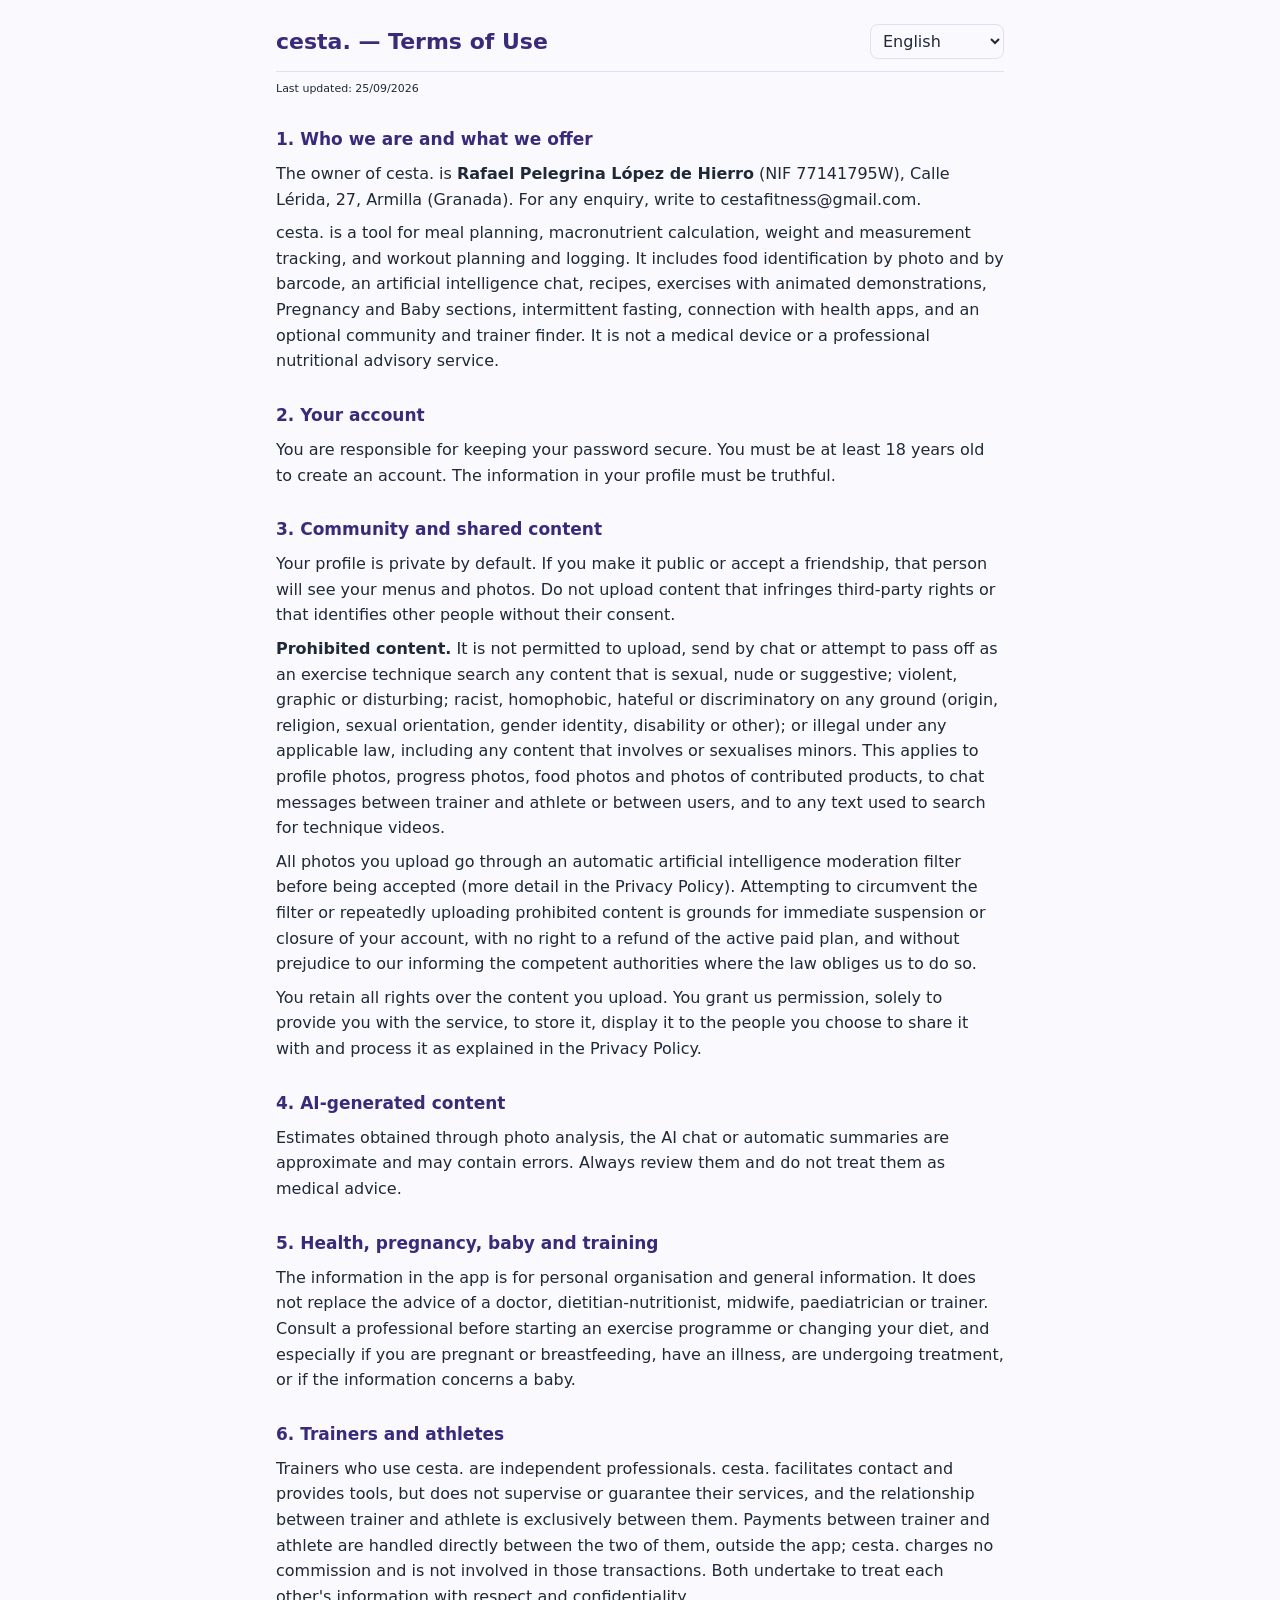
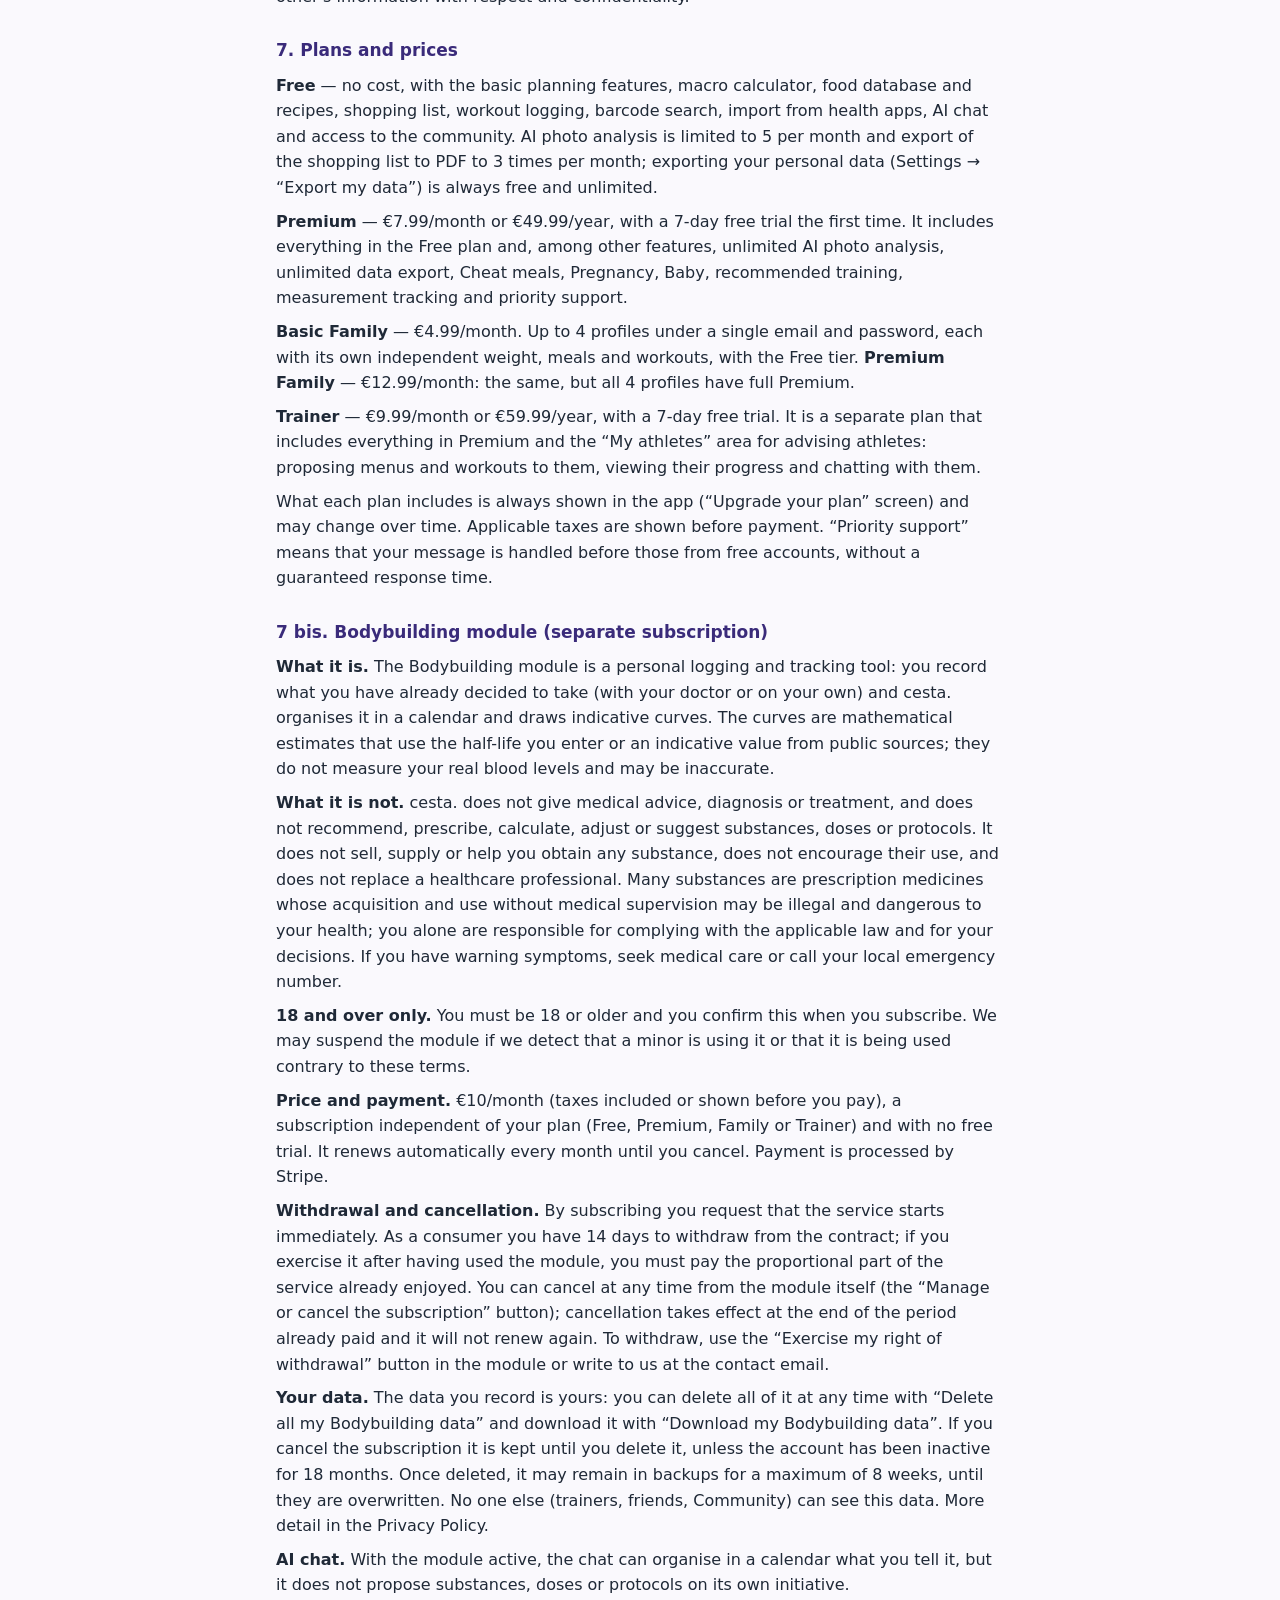
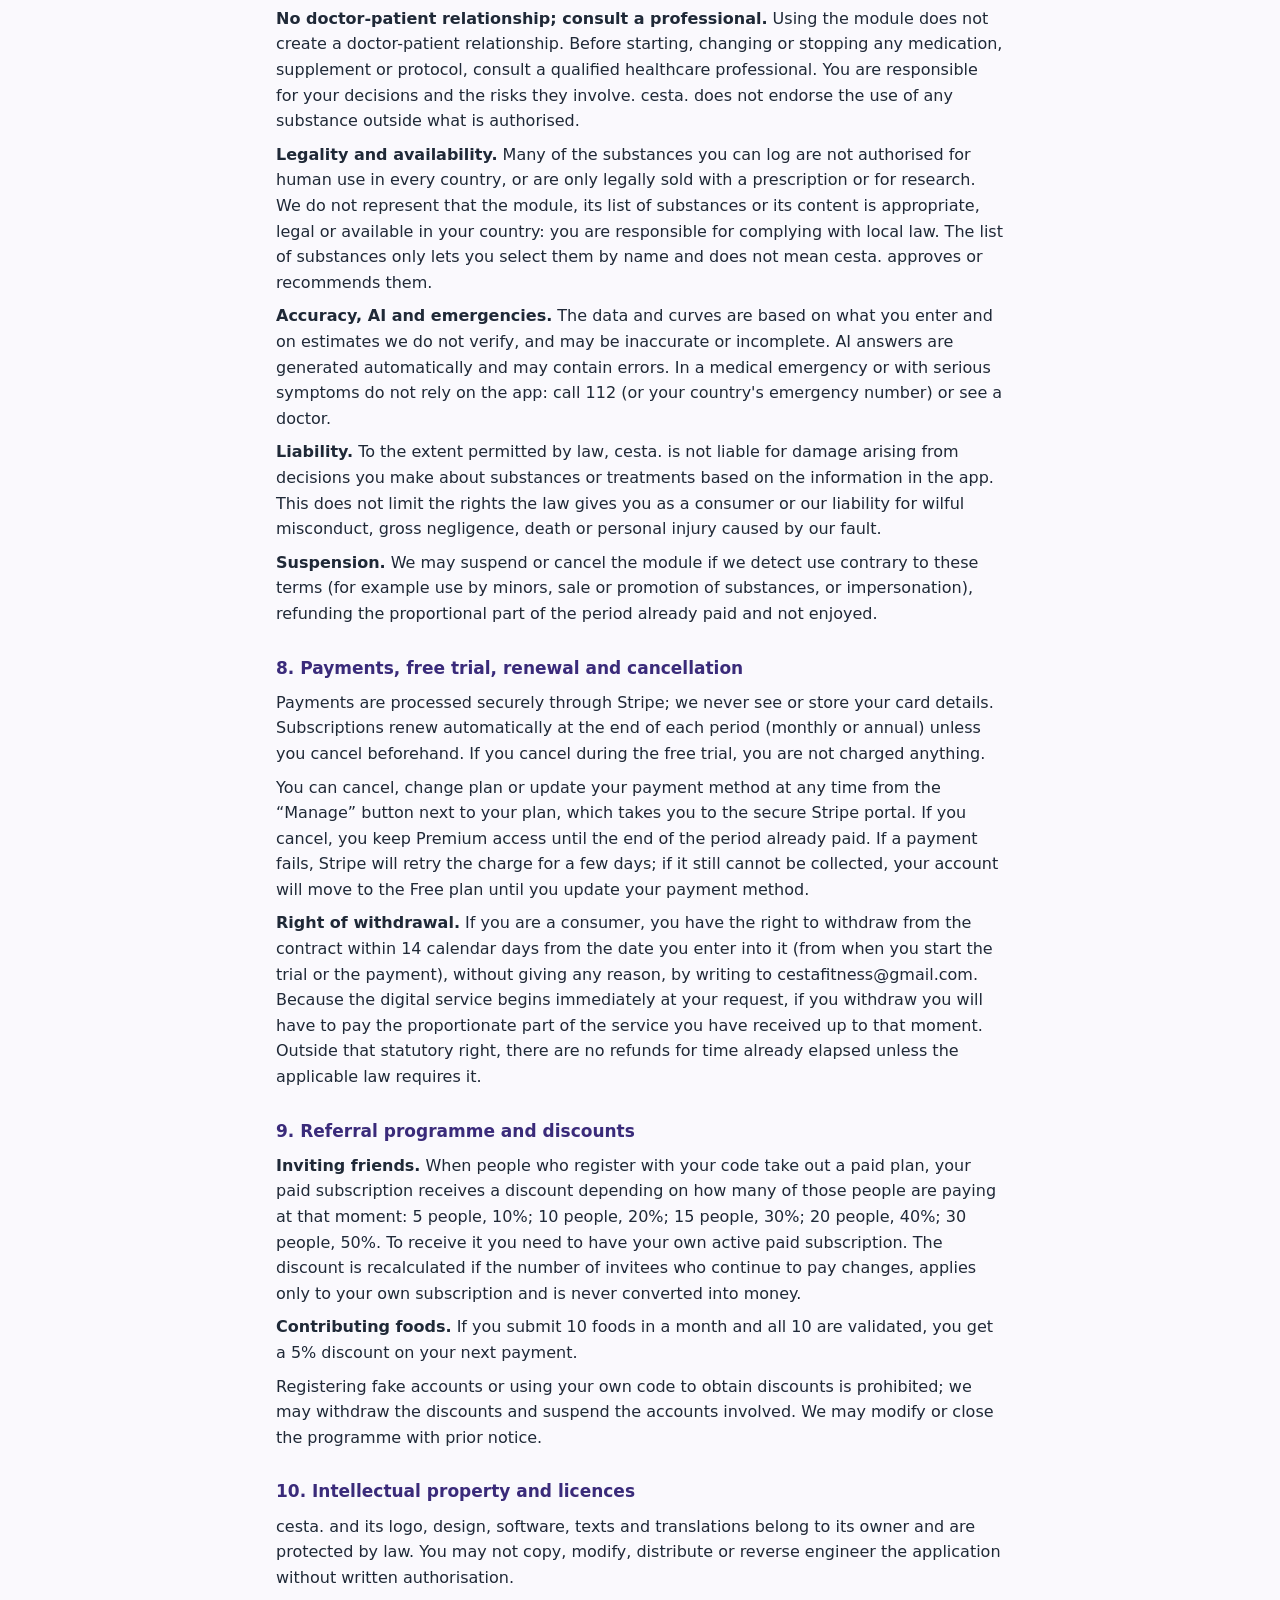
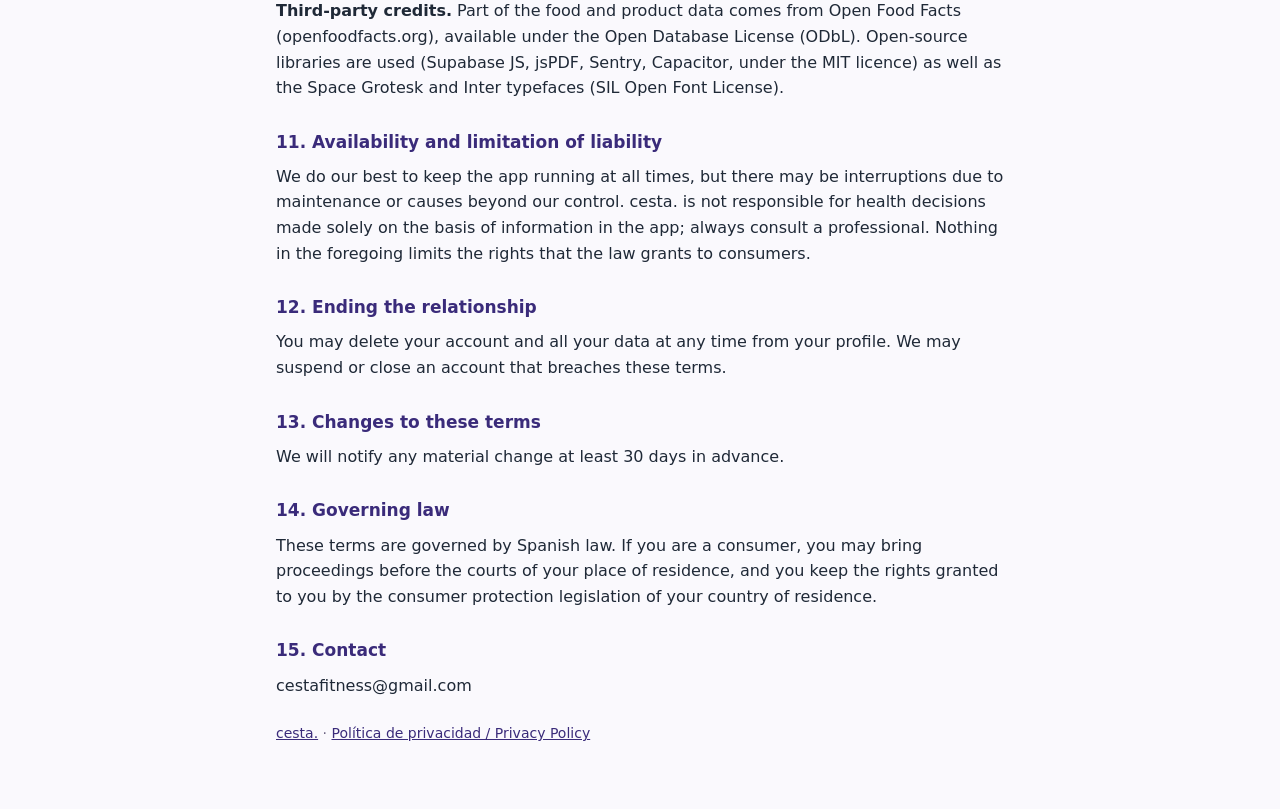
<file: terminos.html>
<!doctype html>
<html lang="es"><head><meta charset="utf-8"><meta name="viewport" content="width=device-width,initial-scale=1">
<title>cesta. — Términos de uso</title><meta name="robots" content="index,follow">
<style>
:root{--bg:#faf9fd;--ink:#1f2937;--soft:#6c6483;--acc:#3a2b7a;--line:#e3def2}
@media (prefers-color-scheme:dark){:root{--bg:#14121f;--ink:#e8e6f2;--soft:#a39dbb;--acc:#b9a9ff;--line:#2c2740}}
*{box-sizing:border-box}body{margin:0;background:var(--bg);color:var(--ink);font:16px/1.6 system-ui,-apple-system,"Segoe UI",Roboto,sans-serif}
main{max-width:760px;margin:0 auto;padding:24px 16px 64px}
header{display:flex;flex-wrap:wrap;gap:12px;align-items:center;justify-content:space-between;border-bottom:1px solid var(--line);padding-bottom:12px;margin-bottom:8px}
h1{font-size:22px;margin:0;color:var(--acc)}h2{font-size:17px;margin:28px 0 6px;color:var(--acc)}p{margin:8px 0}
select{font:inherit;padding:6px 8px;border:1px solid var(--line);border-radius:8px;background:var(--bg);color:var(--ink);max-width:100%}
a{color:var(--acc)}nav{font-size:14px;color:var(--soft);margin-top:24px}
</style></head><body><main>
<header><h1 id="ttl">cesta. — Términos de uso</h1><label><span class="sr" style="position:absolute;left:-9999px">Idioma</span><select id="lang" aria-label="Idioma / Language"><option value="es">Español</option><option value="en">English</option><option value="fr">Français</option><option value="de">Deutsch</option><option value="it">Italiano</option><option value="pt">Português</option><option value="nl">Nederlands</option><option value="pl">Polski</option><option value="ro">Română</option><option value="el">Ελληνικά</option><option value="sv">Svenska</option><option value="da">Dansk</option><option value="fi">Suomi</option><option value="cs">Čeština</option><option value="sk">Slovenčina</option><option value="hu">Magyar</option><option value="bg">Български</option><option value="hr">Hrvatski</option><option value="sl">Slovenščina</option><option value="et">Eesti</option><option value="lv">Latviešu</option><option value="lt">Lietuvių</option><option value="mt">Malti</option><option value="ga">Gaeilge</option></select></label></header>
<div id="doc"></div>
<nav><a href="/">cesta.</a> · <a href="/privacidad.html">Política de privacidad / Privacy Policy</a></nav>
</main>
<script>
var DOCS={"es":"\u003cp style=\"font-size:11px;color:var(--ink-soft)\">Última actualización: 25/09/2026\u003c/p>\n\n  \u003ch2>1. Quiénes somos y qué ofrecemos\u003c/h2>\n  \u003cp>El titular de cesta. es \u003cstrong>Rafael Pelegrina López de Hierro\u003c/strong> (NIF 77141795W), Calle Lérida, 27, Armilla (Granada). Para cualquier consulta, escribe a cestafitness@gmail.com.\u003c/p>\n  \u003cp>cesta. es una herramienta de planificación de comidas, cálculo de macronutrientes, seguimiento de peso y medidas, y planificación y registro de entrenamientos. Incluye identificación de alimentos por foto y por código de barras, un chat con inteligencia artificial, recetas, ejercicios con demostraciones animadas, secciones de Embarazo y Bebé, ayuno intermitente, conexión con apps de salud, y una comunidad y un buscador de entrenadores opcionales. No es un producto sanitario ni un servicio de asesoramiento nutricional profesional.\u003c/p>\n\n  \u003ch2>2. Tu cuenta\u003c/h2>\n  \u003cp>Eres responsable de mantener segura tu contraseña. Debes tener al menos 18 años para crear una cuenta. La información de tu perfil debe ser veraz.\u003c/p>\n\n  \u003ch2>3. Comunidad y contenido compartido\u003c/h2>\n  \u003cp>Tu perfil es privado por defecto. Si lo haces público o aceptas una amistad, esa persona verá tus menús y fotos. No subas contenido que infrinja derechos de terceros ni que identifique a otras personas sin su consentimiento.\u003c/p>\n  \u003cp>\u003cstrong>Contenido prohibido.\u003c/strong> No está permitido subir, enviar por chat ni intentar hacer pasar por una búsqueda de técnica de ejercicio ningún contenido sexual, de desnudez o insinuante; violento, gráfico o perturbador; racista, homófobo, de odio o discriminatorio por cualquier motivo (origen, religión, orientación sexual, identidad de género, discapacidad u otro); o ilegal según cualquier ley aplicable, incluido cualquier contenido que involucre o sexualice a menores. Esto aplica a fotos de perfil, de progreso, de comida y de productos aportados, a los mensajes de chat entre entrenador y atleta o entre usuarios, y a cualquier texto usado para buscar vídeos de técnica.\u003c/p>\n  \u003cp>Todas las fotos que subas pasan por un filtro automático de moderación con inteligencia artificial antes de aceptarse (más detalle en la Política de Privacidad). Intentar eludir el filtro o subir repetidamente contenido prohibido es motivo de suspensión o cierre inmediato de tu cuenta, sin derecho a reembolso del plan de pago activo, y sin perjuicio de que informemos a las autoridades competentes cuando la ley nos obligue.\u003c/p>\n  \u003cp>Conservas todos los derechos sobre el contenido que subes. Nos das permiso, solo para prestarte el servicio, para almacenarlo, mostrarlo a las personas con las que decidas compartirlo y procesarlo como se explica en la Política de Privacidad.\u003c/p>\n\n  \u003ch2>4. Contenido generado por IA\u003c/h2>\n  \u003cp>Las estimaciones obtenidas por análisis de foto, por el chat con IA o por los resúmenes automáticos son aproximadas y pueden contener errores. Revísalas siempre y no las tomes como consejo médico.\u003c/p>\n\n  \u003ch2>5. Salud, embarazo, bebé y entrenamiento\u003c/h2>\n  \u003cp>La información de la app es de organización personal e información general. No sustituye el consejo de un médico, dietista-nutricionista, matrona, pediatra o entrenador. Consulta con un profesional antes de empezar un programa de ejercicio o cambiar tu alimentación, y especialmente si estás embarazada o en periodo de lactancia, tienes una enfermedad, sigues un tratamiento, o si la información se refiere a un bebé.\u003c/p>\n\n  \u003ch2>6. Entrenadores y atletas\u003c/h2>\n  \u003cp>Los entrenadores que usan cesta. son profesionales independientes. cesta. facilita el contacto y las herramientas, pero no supervisa ni garantiza sus servicios, y la relación entre entrenador y atleta es exclusivamente entre ellos. Los pagos entre entrenador y atleta se gestionan directamente entre ambos, fuera de la app; cesta. no cobra comisión ni interviene en esas transacciones. Ambos se comprometen a tratar con respeto y confidencialidad la información del otro.\u003c/p>\n\n  \u003ch2>7. Planes y precios\u003c/h2>\n  \u003cp>\u003cstrong>Gratis\u003c/strong> — sin coste, con las funciones básicas de planificación, calculadora de macros, base de alimentos y recetas, lista de la compra, registro de entrenamientos, búsqueda por código de barras, importación desde apps de salud, chat con IA y acceso a la comunidad. El análisis de fotos por IA está limitado a 5 al mes y la exportación de la lista de la compra a PDF a 3 veces al mes; la exportación de tus datos personales (Ajustes → «Exportar mis datos») es siempre gratuita y sin límite.\u003c/p>\n  \u003cp>\u003cstrong>Premium\u003c/strong> — 7,99 €/mes o 49,99 €/año, con 7 días de prueba gratuita la primera vez. Incluye lo del plan Gratis y, entre otras funciones, análisis de fotos por IA ilimitado, exportación de datos sin límites, Cheat meals, Embarazo, Bebé, entrenamiento recomendado, seguimiento de medidas y soporte prioritario.\u003c/p>\n  \u003cp>\u003cstrong>Familiar básica\u003c/strong> — 4,99 €/mes. Hasta 4 perfiles bajo un mismo email y contraseña, cada uno con su peso, comidas y entrenamientos independientes, con el nivel Gratis. \u003cstrong>Familiar premium\u003c/strong> — 12,99 €/mes: igual, pero los 4 perfiles tienen Premium completo.\u003c/p>\n  \u003cp>\u003cstrong>Entrenador\u003c/strong> — 9,99 €/mes o 59,99 €/año, con 7 días de prueba gratuita. Es un plan aparte que incluye lo de Premium y el área «Mis atletas» para asesorar a atletas: proponerles menús y entrenamientos, ver su progreso y chatear con ellos.\u003c/p>\n  \u003cp>Lo que incluye cada plan se muestra siempre en la app (pantalla «Mejorar tu plan») y puede evolucionar. Los impuestos que correspondan se muestran antes de pagar. «Soporte prioritario» significa que tu mensaje se atiende antes que los de cuentas gratuitas, sin un tiempo de respuesta garantizado.\u003c/p>\n\n  \u003ch2>7 bis. Módulo Culturismo (suscripción aparte)\u003c/h2>\n  \u003cp>\u003cstrong>Qué es.\u003c/strong> El módulo Culturismo es una herramienta de registro y seguimiento personal: tú anotas lo que ya has decidido tomar (con tu médico o por tu cuenta) y cesta. lo organiza en un calendario y dibuja curvas orientativas. Las curvas son estimaciones matemáticas que usan la vida media que tú indicas o un valor orientativo de fuentes públicas; no miden tus niveles reales en sangre y pueden ser inexactas.\u003c/p>\n  \u003cp>\u003cstrong>Lo que no es.\u003c/strong> cesta. no da consejo médico, diagnóstico ni tratamiento, y no recomienda, prescribe, calcula, ajusta ni sugiere sustancias, dosis o pautas. No vende, suministra ni facilita la obtención de ninguna sustancia, ni fomenta su uso, y no sustituye a un profesional sanitario. Muchas sustancias son medicamentos con receta cuya obtención y uso sin control médico pueden ser ilegales y peligrosos para tu salud; eres el único responsable de cumplir la ley aplicable y de tus decisiones. Si tienes síntomas de alarma, acude a un servicio médico o llama al 112.\u003c/p>\n  \u003cp>\u003cstrong>Solo mayores de 18 años.\u003c/strong> Debes tener 18 años o más y lo confirmas al contratarlo. Podemos suspender el módulo si detectamos que lo usa un menor o un uso contrario a estos términos.\u003c/p>\n  \u003cp>\u003cstrong>Precio y pago.\u003c/strong> 10 €/mes (impuestos incluidos o mostrados antes de pagar), suscripción independiente de tu plan (Gratis, Premium, Familiar o Entrenador) y sin prueba gratuita. Se renueva automáticamente cada mes hasta que la canceles. El pago lo procesa Stripe.\u003c/p>\n  \u003cp>\u003cstrong>Desistimiento y cancelación.\u003c/strong> Al contratar pides que el servicio empiece de inmediato. Como consumidor tienes 14 días para desistir del contrato; si lo ejerces después de haber usado el módulo, deberás abonar la parte proporcional del servicio ya disfrutado. Puedes cancelar cuando quieras desde el propio módulo (botón «Gestionar o cancelar la suscripción»); la cancelación surte efecto al final del periodo ya pagado y no se vuelve a renovar. Para desistir usa el botón «Ejercer mi derecho de desistimiento» del módulo o escríbenos al email de contacto.\u003c/p>\n  \u003cp>\u003cstrong>Tus datos.\u003c/strong> Los datos que registras son tuyos: puedes borrarlos todos en cualquier momento con «Eliminar todos mis datos de Culturismo» y descargarlos con «Descargar mis datos de Culturismo». Al cancelar la suscripción se conservan hasta que los borres, salvo que la cuenta lleve 18 meses inactiva. Una vez borrados, pueden permanecer en las copias de seguridad como máximo 8 semanas, hasta que se sobrescriban. Ninguna otra persona (entrenadores, amigos, Comunidad) ve estos datos. Más detalle en la Política de privacidad.\u003c/p>\n  \u003cp>\u003cstrong>Chat con IA.\u003c/strong> Con el módulo activo, el chat puede organizar en un calendario lo que tú le cuentes, pero no propone sustancias, dosis ni pautas por iniciativa propia.\u003c/p>\n  \u003cp>\u003cstrong>Sin relación médico-paciente y consulta médica.\u003c/strong> Usar el módulo no crea una relación médico-paciente. Antes de empezar, cambiar o dejar cualquier medicamento, suplemento o pauta, consulta con un profesional sanitario cualificado. Eres responsable de tus decisiones y de los riesgos que conlleven. cesta. no avala el uso de ninguna sustancia fuera de lo autorizado.\u003c/p>\n  \u003cp>\u003cstrong>Legalidad y disponibilidad.\u003c/strong> Muchas de las sustancias que puedes registrar no están autorizadas para uso humano en todos los países, o solo se venden legalmente con receta médica o para investigación. No afirmamos que el módulo, su lista de sustancias ni su contenido sean adecuados, legales o estén disponibles en tu país: eres responsable de cumplir la normativa local. La lista de sustancias solo sirve para seleccionarlas por su nombre y no significa que cesta. las apruebe ni las recomiende.\u003c/p>\n  \u003cp>\u003cstrong>Exactitud, IA y emergencias.\u003c/strong> Los datos y las curvas se basan en lo que tú introduces y en estimaciones que no verificamos, y pueden ser inexactos o incompletos. Las respuestas de la IA se generan automáticamente y pueden contener errores. Ante una emergencia médica o síntomas graves no dependas de la app: llama al 112 (o al número de emergencias de tu país) o acude a un médico.\u003c/p>\n  \u003cp>\u003cstrong>Responsabilidad.\u003c/strong> En la medida permitida por la ley, cesta. no responde de los daños derivados de decisiones que tomes sobre sustancias o tratamientos basándote en la información de la app. Esto no limita los derechos que la ley te reconoce como consumidor ni nuestra responsabilidad por dolo, negligencia grave, muerte o daños personales causados por nuestra culpa.\u003c/p>\n  \u003cp>\u003cstrong>Suspensión.\u003c/strong> Podemos suspender o cancelar el módulo si detectamos un uso contrario a estos términos (por ejemplo, uso por menores, venta o promoción de sustancias o suplantación de identidad), reembolsando la parte proporcional del periodo ya pagado y no disfrutado.\u003c/p>\n\n  \u003ch2>8. Pagos, prueba gratuita, renovación y cancelación\u003c/h2>\n  \u003cp>Los pagos se procesan de forma segura a través de Stripe; nunca vemos ni guardamos los datos de tu tarjeta. Las suscripciones se renuevan automáticamente al final de cada periodo (mensual o anual) salvo que canceles antes. Si cancelas durante la prueba gratuita, no se te cobra nada.\u003c/p>\n  \u003cp>Puedes cancelar, cambiar de plan o actualizar tu método de pago cuando quieras desde el botón «Gestionar» junto a tu plan, que te lleva al portal seguro de Stripe. Si cancelas, mantienes el acceso Premium hasta el final del periodo ya pagado. Si un pago falla, Stripe reintentará el cobro durante unos días; si sigue sin poder cobrarse, tu cuenta pasará al plan Gratis hasta que actualices tu método de pago.\u003c/p>\n  \u003cp>\u003cstrong>Derecho de desistimiento.\u003c/strong> Si eres consumidor, tienes derecho a desistir del contrato en 14 días naturales desde que lo contratas (desde que inicias la prueba o el pago), sin dar explicaciones, escribiendo a cestafitness@gmail.com. Como el servicio digital comienza inmediatamente a tu petición, si desistes tendrás que pagar la parte proporcional del servicio que hayas recibido hasta ese momento. Fuera de ese derecho legal, no hay reembolsos por el tiempo ya transcurrido salvo que la ley aplicable lo exija.\u003c/p>\n\n  \u003ch2>9. Programa de invitaciones y descuentos\u003c/h2>\n  \u003cp>\u003cstrong>Invitar amigos.\u003c/strong> Cuando personas que se registran con tu código contratan un plan de pago, tu suscripción de pago recibe un descuento según cuántas de esas personas estén pagando en ese momento: 5 personas, 10 %; 10 personas, 20 %; 15 personas, 30 %; 20 personas, 40 %; 30 personas, 50 %. Para recibirlo necesitas tener tu propia suscripción de pago activa. El descuento se recalcula si cambia el número de invitados que siguen pagando, se aplica solo a tu propia suscripción y nunca se convierte en dinero.\u003c/p>\n  \u003cp>\u003cstrong>Aportar alimentos.\u003c/strong> Si envías 10 alimentos en un mes y los 10 se validan, tienes un 5 % de descuento en tu siguiente cuota.\u003c/p>\n  \u003cp>Está prohibido registrar cuentas falsas o usar tu propio código para obtener descuentos; podremos retirarlos y suspender las cuentas implicadas. Podemos modificar o cerrar el programa avisando con antelación.\u003c/p>\n\n  \u003ch2>10. Propiedad intelectual y licencias\u003c/h2>\n  \u003cp>cesta. y su logotipo, el diseño, el software, los textos y las traducciones son de su titular y están protegidos por la ley. No puedes copiar, modificar, distribuir ni hacer ingeniería inversa de la aplicación sin autorización escrita.\u003c/p>\n  \u003cp>\u003cstrong>Créditos de terceros.\u003c/strong> Parte de los datos de alimentos y productos procede de Open Food Facts (openfoodfacts.org), disponible bajo la licencia Open Database License (ODbL). Se usan bibliotecas de código abierto (Supabase JS, jsPDF, Sentry, Capacitor, con licencia MIT) y las tipografías Space Grotesk e Inter (licencia SIL Open Font License).\u003c/p>\n\n  \u003ch2>11. Disponibilidad y limitación de responsabilidad\u003c/h2>\n  \u003cp>Hacemos lo posible para que la app funcione siempre, pero puede haber interrupciones por mantenimiento o por causas ajenas. cesta. no se hace responsable de decisiones de salud tomadas únicamente en base a la información de la app; consulta siempre a un profesional. Nada de lo anterior limita los derechos que la ley reconoce a los consumidores.\u003c/p>\n\n  \u003ch2>12. Terminar la relación\u003c/h2>\n  \u003cp>Puedes eliminar tu cuenta y todos tus datos en cualquier momento desde tu perfil. Podemos suspender o cerrar una cuenta que incumpla estos términos.\u003c/p>\n\n  \u003ch2>13. Cambios en estos términos\u003c/h2>\n  \u003cp>Notificaremos cualquier cambio relevante con al menos 30 días de antelación.\u003c/p>\n\n  \u003ch2>14. Ley aplicable\u003c/h2>\n  \u003cp>Estos términos se rigen por la ley española. Si eres consumidor, puedes acudir a los tribunales de tu domicilio, y mantienes los derechos que te reconoce la normativa de consumo de tu país de residencia.\u003c/p>\n\n  \u003ch2>15. Contacto\u003c/h2>\n  \u003cp>cestafitness@gmail.com\u003c/p>","en":"\u003cp style=\"font-size:11px;color:var(--ink-soft)\">Last updated: 25/09/2026\u003c/p>\n\n  \u003ch2>1. Who we are and what we offer\u003c/h2>\n  \u003cp>The owner of cesta. is \u003cstrong>Rafael Pelegrina López de Hierro\u003c/strong> (NIF 77141795W), Calle Lérida, 27, Armilla (Granada). For any enquiry, write to cestafitness@gmail.com.\u003c/p>\n  \u003cp>cesta. is a tool for meal planning, macronutrient calculation, weight and measurement tracking, and workout planning and logging. It includes food identification by photo and by barcode, an artificial intelligence chat, recipes, exercises with animated demonstrations, Pregnancy and Baby sections, intermittent fasting, connection with health apps, and an optional community and trainer finder. It is not a medical device or a professional nutritional advisory service.\u003c/p>\n\n  \u003ch2>2. Your account\u003c/h2>\n  \u003cp>You are responsible for keeping your password secure. You must be at least 18 years old to create an account. The information in your profile must be truthful.\u003c/p>\n\n  \u003ch2>3. Community and shared content\u003c/h2>\n  \u003cp>Your profile is private by default. If you make it public or accept a friendship, that person will see your menus and photos. Do not upload content that infringes third-party rights or that identifies other people without their consent.\u003c/p>\n  \u003cp>\u003cstrong>Prohibited content.\u003c/strong> It is not permitted to upload, send by chat or attempt to pass off as an exercise technique search any content that is sexual, nude or suggestive; violent, graphic or disturbing; racist, homophobic, hateful or discriminatory on any ground (origin, religion, sexual orientation, gender identity, disability or other); or illegal under any applicable law, including any content that involves or sexualises minors. This applies to profile photos, progress photos, food photos and photos of contributed products, to chat messages between trainer and athlete or between users, and to any text used to search for technique videos.\u003c/p>\n  \u003cp>All photos you upload go through an automatic artificial intelligence moderation filter before being accepted (more detail in the Privacy Policy). Attempting to circumvent the filter or repeatedly uploading prohibited content is grounds for immediate suspension or closure of your account, with no right to a refund of the active paid plan, and without prejudice to our informing the competent authorities where the law obliges us to do so.\u003c/p>\n  \u003cp>You retain all rights over the content you upload. You grant us permission, solely to provide you with the service, to store it, display it to the people you choose to share it with and process it as explained in the Privacy Policy.\u003c/p>\n\n  \u003ch2>4. AI-generated content\u003c/h2>\n  \u003cp>Estimates obtained through photo analysis, the AI chat or automatic summaries are approximate and may contain errors. Always review them and do not treat them as medical advice.\u003c/p>\n\n  \u003ch2>5. Health, pregnancy, baby and training\u003c/h2>\n  \u003cp>The information in the app is for personal organisation and general information. It does not replace the advice of a doctor, dietitian-nutritionist, midwife, paediatrician or trainer. Consult a professional before starting an exercise programme or changing your diet, and especially if you are pregnant or breastfeeding, have an illness, are undergoing treatment, or if the information concerns a baby.\u003c/p>\n\n  \u003ch2>6. Trainers and athletes\u003c/h2>\n  \u003cp>Trainers who use cesta. are independent professionals. cesta. facilitates contact and provides tools, but does not supervise or guarantee their services, and the relationship between trainer and athlete is exclusively between them. Payments between trainer and athlete are handled directly between the two of them, outside the app; cesta. charges no commission and is not involved in those transactions. Both undertake to treat each other's information with respect and confidentiality.\u003c/p>\n\n  \u003ch2>7. Plans and prices\u003c/h2>\n  \u003cp>\u003cstrong>Free\u003c/strong> — no cost, with the basic planning features, macro calculator, food database and recipes, shopping list, workout logging, barcode search, import from health apps, AI chat and access to the community. AI photo analysis is limited to 5 per month and export of the shopping list to PDF to 3 times per month; exporting your personal data (Settings → “Export my data”) is always free and unlimited.\u003c/p>\n  \u003cp>\u003cstrong>Premium\u003c/strong> — €7.99/month or €49.99/year, with a 7-day free trial the first time. It includes everything in the Free plan and, among other features, unlimited AI photo analysis, unlimited data export, Cheat meals, Pregnancy, Baby, recommended training, measurement tracking and priority support.\u003c/p>\n  \u003cp>\u003cstrong>Basic Family\u003c/strong> — €4.99/month. Up to 4 profiles under a single email and password, each with its own independent weight, meals and workouts, with the Free tier. \u003cstrong>Premium Family\u003c/strong> — €12.99/month: the same, but all 4 profiles have full Premium.\u003c/p>\n  \u003cp>\u003cstrong>Trainer\u003c/strong> — €9.99/month or €59.99/year, with a 7-day free trial. It is a separate plan that includes everything in Premium and the “My athletes” area for advising athletes: proposing menus and workouts to them, viewing their progress and chatting with them.\u003c/p>\n  \u003cp>What each plan includes is always shown in the app (“Upgrade your plan” screen) and may change over time. Applicable taxes are shown before payment. “Priority support” means that your message is handled before those from free accounts, without a guaranteed response time.\u003c/p>\n\n  \u003ch2>7 bis. Bodybuilding module (separate subscription)\u003c/h2>\n  \u003cp>\u003cstrong>What it is.\u003c/strong> The Bodybuilding module is a personal logging and tracking tool: you record what you have already decided to take (with your doctor or on your own) and cesta. organises it in a calendar and draws indicative curves. The curves are mathematical estimates that use the half-life you enter or an indicative value from public sources; they do not measure your real blood levels and may be inaccurate.\u003c/p>\n  \u003cp>\u003cstrong>What it is not.\u003c/strong> cesta. does not give medical advice, diagnosis or treatment, and does not recommend, prescribe, calculate, adjust or suggest substances, doses or protocols. It does not sell, supply or help you obtain any substance, does not encourage their use, and does not replace a healthcare professional. Many substances are prescription medicines whose acquisition and use without medical supervision may be illegal and dangerous to your health; you alone are responsible for complying with the applicable law and for your decisions. If you have warning symptoms, seek medical care or call your local emergency number.\u003c/p>\n  \u003cp>\u003cstrong>18 and over only.\u003c/strong> You must be 18 or older and you confirm this when you subscribe. We may suspend the module if we detect that a minor is using it or that it is being used contrary to these terms.\u003c/p>\n  \u003cp>\u003cstrong>Price and payment.\u003c/strong> €10/month (taxes included or shown before you pay), a subscription independent of your plan (Free, Premium, Family or Trainer) and with no free trial. It renews automatically every month until you cancel. Payment is processed by Stripe.\u003c/p>\n  \u003cp>\u003cstrong>Withdrawal and cancellation.\u003c/strong> By subscribing you request that the service starts immediately. As a consumer you have 14 days to withdraw from the contract; if you exercise it after having used the module, you must pay the proportional part of the service already enjoyed. You can cancel at any time from the module itself (the “Manage or cancel the subscription” button); cancellation takes effect at the end of the period already paid and it will not renew again. To withdraw, use the “Exercise my right of withdrawal” button in the module or write to us at the contact email.\u003c/p>\n  \u003cp>\u003cstrong>Your data.\u003c/strong> The data you record is yours: you can delete all of it at any time with “Delete all my Bodybuilding data” and download it with “Download my Bodybuilding data”. If you cancel the subscription it is kept until you delete it, unless the account has been inactive for 18 months. Once deleted, it may remain in backups for a maximum of 8 weeks, until they are overwritten. No one else (trainers, friends, Community) can see this data. More detail in the Privacy Policy.\u003c/p>\n  \u003cp>\u003cstrong>AI chat.\u003c/strong> With the module active, the chat can organise in a calendar what you tell it, but it does not propose substances, doses or protocols on its own initiative.\u003c/p>\n  \u003cp>\u003cstrong>No doctor-patient relationship; consult a professional.\u003c/strong> Using the module does not create a doctor-patient relationship. Before starting, changing or stopping any medication, supplement or protocol, consult a qualified healthcare professional. You are responsible for your decisions and the risks they involve. cesta. does not endorse the use of any substance outside what is authorised.\u003c/p>\n  \u003cp>\u003cstrong>Legality and availability.\u003c/strong> Many of the substances you can log are not authorised for human use in every country, or are only legally sold with a prescription or for research. We do not represent that the module, its list of substances or its content is appropriate, legal or available in your country: you are responsible for complying with local law. The list of substances only lets you select them by name and does not mean cesta. approves or recommends them.\u003c/p>\n  \u003cp>\u003cstrong>Accuracy, AI and emergencies.\u003c/strong> The data and curves are based on what you enter and on estimates we do not verify, and may be inaccurate or incomplete. AI answers are generated automatically and may contain errors. In a medical emergency or with serious symptoms do not rely on the app: call 112 (or your country's emergency number) or see a doctor.\u003c/p>\n  \u003cp>\u003cstrong>Liability.\u003c/strong> To the extent permitted by law, cesta. is not liable for damage arising from decisions you make about substances or treatments based on the information in the app. This does not limit the rights the law gives you as a consumer or our liability for wilful misconduct, gross negligence, death or personal injury caused by our fault.\u003c/p>\n  \u003cp>\u003cstrong>Suspension.\u003c/strong> We may suspend or cancel the module if we detect use contrary to these terms (for example use by minors, sale or promotion of substances, or impersonation), refunding the proportional part of the period already paid and not enjoyed.\u003c/p>\n\n  \u003ch2>8. Payments, free trial, renewal and cancellation\u003c/h2>\n  \u003cp>Payments are processed securely through Stripe; we never see or store your card details. Subscriptions renew automatically at the end of each period (monthly or annual) unless you cancel beforehand. If you cancel during the free trial, you are not charged anything.\u003c/p>\n  \u003cp>You can cancel, change plan or update your payment method at any time from the “Manage” button next to your plan, which takes you to the secure Stripe portal. If you cancel, you keep Premium access until the end of the period already paid. If a payment fails, Stripe will retry the charge for a few days; if it still cannot be collected, your account will move to the Free plan until you update your payment method.\u003c/p>\n  \u003cp>\u003cstrong>Right of withdrawal.\u003c/strong> If you are a consumer, you have the right to withdraw from the contract within 14 calendar days from the date you enter into it (from when you start the trial or the payment), without giving any reason, by writing to cestafitness@gmail.com. Because the digital service begins immediately at your request, if you withdraw you will have to pay the proportionate part of the service you have received up to that moment. Outside that statutory right, there are no refunds for time already elapsed unless the applicable law requires it.\u003c/p>\n\n  \u003ch2>9. Referral programme and discounts\u003c/h2>\n  \u003cp>\u003cstrong>Inviting friends.\u003c/strong> When people who register with your code take out a paid plan, your paid subscription receives a discount depending on how many of those people are paying at that moment: 5 people, 10%; 10 people, 20%; 15 people, 30%; 20 people, 40%; 30 people, 50%. To receive it you need to have your own active paid subscription. The discount is recalculated if the number of invitees who continue to pay changes, applies only to your own subscription and is never converted into money.\u003c/p>\n  \u003cp>\u003cstrong>Contributing foods.\u003c/strong> If you submit 10 foods in a month and all 10 are validated, you get a 5% discount on your next payment.\u003c/p>\n  \u003cp>Registering fake accounts or using your own code to obtain discounts is prohibited; we may withdraw the discounts and suspend the accounts involved. We may modify or close the programme with prior notice.\u003c/p>\n\n  \u003ch2>10. Intellectual property and licences\u003c/h2>\n  \u003cp>cesta. and its logo, design, software, texts and translations belong to its owner and are protected by law. You may not copy, modify, distribute or reverse engineer the application without written authorisation.\u003c/p>\n  \u003cp>\u003cstrong>Third-party credits.\u003c/strong> Part of the food and product data comes from Open Food Facts (openfoodfacts.org), available under the Open Database License (ODbL). Open-source libraries are used (Supabase JS, jsPDF, Sentry, Capacitor, under the MIT licence) as well as the Space Grotesk and Inter typefaces (SIL Open Font License).\u003c/p>\n\n  \u003ch2>11. Availability and limitation of liability\u003c/h2>\n  \u003cp>We do our best to keep the app running at all times, but there may be interruptions due to maintenance or causes beyond our control. cesta. is not responsible for health decisions made solely on the basis of information in the app; always consult a professional. Nothing in the foregoing limits the rights that the law grants to consumers.\u003c/p>\n\n  \u003ch2>12. Ending the relationship\u003c/h2>\n  \u003cp>You may delete your account and all your data at any time from your profile. We may suspend or close an account that breaches these terms.\u003c/p>\n\n  \u003ch2>13. Changes to these terms\u003c/h2>\n  \u003cp>We will notify any material change at least 30 days in advance.\u003c/p>\n\n  \u003ch2>14. Governing law\u003c/h2>\n  \u003cp>These terms are governed by Spanish law. If you are a consumer, you may bring proceedings before the courts of your place of residence, and you keep the rights granted to you by the consumer protection legislation of your country of residence.\u003c/p>\n\n  \u003ch2>15. Contact\u003c/h2>\n  \u003cp>cestafitness@gmail.com\u003c/p>","fr":"\u003cp style=\"font-size:11px;color:var(--ink-soft)\">Dernière mise à jour : 25/09/2026\u003c/p>\n\n  \u003ch2>1. Qui nous sommes et ce que nous proposons\u003c/h2>\n  \u003cp>Le titulaire de cesta. est \u003cstrong>Rafael Pelegrina López de Hierro\u003c/strong> (NIF 77141795W), Calle Lérida, 27, Armilla (Granada). Pour toute demande, écrivez à cestafitness@gmail.com.\u003c/p>\n  \u003cp>cesta. est un outil de planification des repas, de calcul des macronutriments, de suivi du poids et des mensurations, et de planification et d'enregistrement des entraînements. Il comprend l'identification des aliments par photo et par code-barres, un chat avec intelligence artificielle, des recettes, des exercices avec démonstrations animées, des rubriques Grossesse et Bébé, le jeûne intermittent, la connexion à des applications de santé, ainsi qu'une communauté et un moteur de recherche de coachs facultatifs. Ce n'est ni un dispositif médical ni un service de conseil nutritionnel professionnel.\u003c/p>\n\n  \u003ch2>2. Votre compte\u003c/h2>\n  \u003cp>Vous êtes responsable de la sécurité de votre mot de passe. Vous devez avoir au moins 18 ans pour créer un compte. Les informations de votre profil doivent être exactes.\u003c/p>\n\n  \u003ch2>3. Communauté et contenus partagés\u003c/h2>\n  \u003cp>Votre profil est privé par défaut. Si vous le rendez public ou acceptez une demande d'ami, cette personne verra vos menus et vos photos. Ne téléversez pas de contenu portant atteinte aux droits de tiers ni permettant d'identifier d'autres personnes sans leur consentement.\u003c/p>\n  \u003cp>\u003cstrong>Contenus interdits.\u003c/strong> Il est interdit de téléverser, d'envoyer par chat ou de tenter de faire passer pour une recherche de technique d'exercice tout contenu à caractère sexuel, de nudité ou suggestif ; violent, explicite ou choquant ; raciste, homophobe, haineux ou discriminatoire pour quelque motif que ce soit (origine, religion, orientation sexuelle, identité de genre, handicap ou autre) ; ou illégal au regard de toute loi applicable, y compris tout contenu impliquant ou sexualisant des mineurs. Cela s'applique aux photos de profil, de progression, de repas et de produits ajoutés, aux messages du chat entre coach et athlète ou entre utilisateurs, ainsi qu'à tout texte utilisé pour rechercher des vidéos de technique.\u003c/p>\n  \u003cp>Toutes les photos que vous téléversez passent par un filtre automatique de modération par intelligence artificielle avant d'être acceptées (plus de détails dans la Politique de confidentialité). Tenter de contourner le filtre ou téléverser de façon répétée des contenus interdits constitue un motif de suspension ou de clôture immédiate de votre compte, sans droit au remboursement de l'abonnement payant en cours, et sans préjudice de notre faculté d'informer les autorités compétentes lorsque la loi nous y oblige.\u003c/p>\n  \u003cp>Vous conservez tous les droits sur les contenus que vous téléversez. Vous nous accordez l'autorisation, uniquement pour vous fournir le service, de les stocker, de les afficher aux personnes avec lesquelles vous décidez de les partager et de les traiter comme expliqué dans la Politique de confidentialité.\u003c/p>\n\n  \u003ch2>4. Contenus générés par l'IA\u003c/h2>\n  \u003cp>Les estimations obtenues par l'analyse de photos, par le chat IA ou par les résumés automatiques sont approximatives et peuvent comporter des erreurs. Vérifiez-les toujours et ne les considérez pas comme un avis médical.\u003c/p>\n\n  \u003ch2>5. Santé, grossesse, bébé et entraînement\u003c/h2>\n  \u003cp>Les informations de l'application relèvent de l'organisation personnelle et de l'information générale. Elles ne remplacent pas l'avis d'un médecin, d'un diététicien-nutritionniste, d'une sage-femme, d'un pédiatre ou d'un coach. Consultez un professionnel avant de commencer un programme d'exercice ou de modifier votre alimentation, et en particulier si vous êtes enceinte ou allaitez, si vous êtes atteint(e) d'une maladie, si vous suivez un traitement, ou si les informations concernent un bébé.\u003c/p>\n\n  \u003ch2>6. Coachs et athlètes\u003c/h2>\n  \u003cp>Les coachs qui utilisent cesta. sont des professionnels indépendants. cesta. facilite la mise en relation et fournit les outils, mais ne supervise ni ne garantit leurs services, et la relation entre coach et athlète existe exclusivement entre eux. Les paiements entre coach et athlète sont réglés directement entre eux, en dehors de l'application ; cesta. ne perçoit aucune commission et n'intervient pas dans ces transactions. Tous deux s'engagent à traiter avec respect et confidentialité les informations de l'autre.\u003c/p>\n\n  \u003ch2>7. Formules et tarifs\u003c/h2>\n  \u003cp>\u003cstrong>Gratuit\u003c/strong> — sans frais, avec les fonctions de base de planification, calculateur de macros, base d'aliments et recettes, liste de courses, enregistrement des entraînements, recherche par code-barres, importation depuis des applications de santé, chat IA et accès à la communauté. L'analyse de photos par IA est limitée à 5 par mois et l'exportation de la liste de courses en PDF à 3 fois par mois ; l'exportation de vos données personnelles (Paramètres → « Exporter mes données ») est toujours gratuite et sans limite.\u003c/p>\n  \u003cp>\u003cstrong>Premium\u003c/strong> — 7,99 €/mois ou 49,99 €/an, avec 7 jours d'essai gratuit la première fois. Comprend tout ce que contient la formule Gratuit et, entre autres fonctions, l'analyse de photos par IA illimitée, l'exportation de données sans limite, Cheat meals, Grossesse, Bébé, l'entraînement recommandé, le suivi des mensurations et l'assistance prioritaire.\u003c/p>\n  \u003cp>\u003cstrong>Famille basique\u003c/strong> — 4,99 €/mois. Jusqu'à 4 profils sous une même adresse e-mail et un même mot de passe, chacun avec son poids, ses repas et ses entraînements indépendants, avec le niveau Gratuit. \u003cstrong>Famille premium\u003c/strong> — 12,99 €/mois : identique, mais les 4 profils bénéficient de Premium complet.\u003c/p>\n  \u003cp>\u003cstrong>Coach\u003c/strong> — 9,99 €/mois ou 59,99 €/an, avec 7 jours d'essai gratuit. C'est une formule distincte qui comprend tout Premium ainsi que l'espace « Mes athlètes » pour conseiller des athlètes : leur proposer des menus et des entraînements, consulter leur progression et discuter avec eux.\u003c/p>\n  \u003cp>Le contenu de chaque formule est toujours indiqué dans l'application (écran « Améliorer votre formule ») et peut évoluer. Les taxes applicables sont affichées avant le paiement. « Assistance prioritaire » signifie que votre message est traité avant ceux des comptes gratuits, sans délai de réponse garanti.\u003c/p>\n\n  \u003ch2>7 bis. Module Musculation (abonnement distinct)\u003c/h2>\n  \u003cp>\u003cstrong>Ce que c'est.\u003c/strong> Le module Musculation est un outil de suivi et d'enregistrement personnel : vous notez ce que vous avez déjà décidé de prendre (avec votre médecin ou de votre propre initiative) et cesta. l'organise dans un calendrier et trace des courbes indicatives. Les courbes sont des estimations mathématiques qui utilisent la demi-vie que vous indiquez ou une valeur indicative issue de sources publiques ; elles ne mesurent pas vos taux sanguins réels et peuvent être inexactes.\u003c/p>\n  \u003cp>\u003cstrong>Ce que ce n'est pas.\u003c/strong> cesta. ne donne ni conseil médical, ni diagnostic, ni traitement, et ne recommande, ne prescrit, ne calcule, n'ajuste ni ne suggère de substances, de doses ou de protocoles. Elle ne vend ni ne fournit aucune substance, ne facilite pas leur obtention, n'encourage pas leur usage et ne remplace pas un professionnel de santé. De nombreuses substances sont des médicaments soumis à ordonnance dont l'obtention et l'usage sans contrôle médical peuvent être illégaux et dangereux pour votre santé ; vous êtes seul responsable du respect de la loi applicable et de vos décisions. Si vous présentez des symptômes alarmants, consultez un service médical ou appelez le 112.\u003c/p>\n  \u003cp>\u003cstrong>Réservé aux personnes de 18 ans et plus.\u003c/strong> Vous devez avoir 18 ans ou plus et vous le confirmez lors de la souscription. Nous pouvons suspendre le module si nous constatons qu'il est utilisé par un mineur ou d'une manière contraire aux présentes conditions.\u003c/p>\n  \u003cp>\u003cstrong>Prix et paiement.\u003c/strong> 10 €/mois (taxes incluses ou indiquées avant le paiement), abonnement indépendant de votre formule (Gratuit, Premium, Famille ou Coach) et sans essai gratuit. Il se renouvelle automatiquement chaque mois jusqu'à ce que vous le résiliiez. Le paiement est traité par Stripe.\u003c/p>\n  \u003cp>\u003cstrong>Rétractation et résiliation.\u003c/strong> En souscrivant, vous demandez que le service commence immédiatement. En tant que consommateur, vous disposez de 14 jours pour vous rétracter du contrat ; si vous exercez ce droit après avoir utilisé le module, vous devrez payer la part proportionnelle du service déjà utilisé. Vous pouvez résilier à tout moment depuis le module lui-même (bouton « Gérer ou résilier l'abonnement ») ; la résiliation prend effet à la fin de la période déjà payée et l'abonnement ne se renouvelle plus. Pour vous rétracter, utilisez le bouton « Exercer mon droit de rétractation » du module ou écrivez-nous à l'adresse e-mail de contact.\u003c/p>\n  \u003cp>\u003cstrong>Tes données.\u003c/strong> Les données que tu enregistres t'appartiennent : tu peux toutes les supprimer à tout moment avec « Supprimer toutes mes données de Musculation » et les télécharger avec « Télécharger mes données de Musculation ». Si tu résilies l'abonnement, elles sont conservées jusqu'à ce que tu les supprimes, sauf si le compte est inactif depuis 18 mois. Une fois supprimées, elles peuvent subsister dans les copies de sauvegarde au maximum 8 semaines, jusqu'à leur écrasement. Aucune autre personne (coachs, amis, Communauté) ne voit ces données. Plus de détails dans la Politique de confidentialité.\u003c/p>\n  \u003cp>\u003cstrong>Chat IA.\u003c/strong> Lorsque le module est actif, le chat peut organiser dans un calendrier ce que vous lui indiquez, mais il ne propose ni substances, ni doses, ni protocoles de sa propre initiative.\u003c/p>\n  \u003cp>\u003cstrong>Aucune relation médecin-patient et consultation médicale.\u003c/strong> L'utilisation du module ne crée pas de relation médecin-patient. Avant de commencer, de modifier ou d'arrêter un médicament, un complément ou un protocole, consultez un professionnel de santé qualifié. Vous êtes responsable de vos décisions et des risques qu'elles comportent. cesta. ne cautionne l'usage d'aucune substance en dehors de ce qui est autorisé.\u003c/p>\n  \u003cp>\u003cstrong>Légalité et disponibilité.\u003c/strong> Beaucoup des substances que vous pouvez enregistrer ne sont pas autorisées à l'usage humain dans tous les pays, ou ne sont légalement vendues que sur ordonnance ou à des fins de recherche. Nous n'affirmons pas que le module, sa liste de substances ou son contenu soient adaptés, légaux ou disponibles dans votre pays : vous êtes responsable du respect de la réglementation locale. La liste de substances sert uniquement à les sélectionner par leur nom et ne signifie pas que cesta. les approuve ou les recommande.\u003c/p>\n  \u003cp>\u003cstrong>Exactitude, IA et urgences.\u003c/strong> Les données et les courbes reposent sur ce que vous saisissez et sur des estimations que nous ne vérifions pas, et peuvent être inexactes ou incomplètes. Les réponses de l'IA sont générées automatiquement et peuvent contenir des erreurs. En cas d'urgence médicale ou de symptômes graves, ne comptez pas sur l'application : appelez le 112 (ou le numéro d'urgence de votre pays) ou consultez un médecin.\u003c/p>\n  \u003cp>\u003cstrong>Responsabilité.\u003c/strong> Dans la mesure permise par la loi, cesta. n'est pas responsable des dommages découlant des décisions que vous prenez concernant des substances ou des traitements sur la base des informations de l'application. Cela ne limite ni les droits que la loi vous reconnaît en tant que consommateur ni notre responsabilité en cas de dol, de faute lourde, de décès ou de dommages corporels causés par notre faute.\u003c/p>\n  \u003cp>\u003cstrong>Suspension.\u003c/strong> Nous pouvons suspendre ou résilier le module si nous constatons une utilisation contraire aux présentes conditions (par exemple, utilisation par des mineurs, vente ou promotion de substances ou usurpation d'identité), en remboursant la part proportionnelle de la période déjà payée et non utilisée.\u003c/p>\n\n  \u003ch2>8. Paiements, essai gratuit, renouvellement et résiliation\u003c/h2>\n  \u003cp>Les paiements sont traités de manière sécurisée via Stripe ; nous ne voyons ni ne conservons jamais les données de votre carte. Les abonnements se renouvellent automatiquement à la fin de chaque période (mensuelle ou annuelle), sauf résiliation préalable de votre part. Si vous résiliez pendant l'essai gratuit, rien ne vous est facturé.\u003c/p>\n  \u003cp>Vous pouvez résilier, changer de formule ou mettre à jour votre moyen de paiement à tout moment depuis le bouton « Gérer » situé à côté de votre formule, qui vous redirige vers le portail sécurisé de Stripe. Si vous résiliez, vous conservez l'accès Premium jusqu'à la fin de la période déjà payée. Si un paiement échoue, Stripe retentera le prélèvement pendant quelques jours ; s'il ne peut toujours pas être encaissé, votre compte passera à la formule Gratuit jusqu'à la mise à jour de votre moyen de paiement.\u003c/p>\n  \u003cp>\u003cstrong>Droit de rétractation.\u003c/strong> Si vous êtes consommateur, vous disposez du droit de vous rétracter du contrat dans un délai de 14 jours calendaires à compter de sa conclusion (à compter du début de l'essai ou du paiement), sans avoir à vous justifier, en écrivant à cestafitness@gmail.com. Le service numérique débutant immédiatement à votre demande, si vous vous rétractez, vous devrez payer la part proportionnelle du service que vous avez reçu jusqu'à ce moment. En dehors de ce droit légal, aucun remboursement n'est accordé pour la période déjà écoulée, sauf si la loi applicable l'exige.\u003c/p>\n\n  \u003ch2>9. Programme de parrainage et remises\u003c/h2>\n  \u003cp>\u003cstrong>Parrainer des amis.\u003c/strong> Lorsque des personnes qui s'inscrivent avec votre code souscrivent une formule payante, votre abonnement payant bénéficie d'une remise selon le nombre de ces personnes qui paient à ce moment-là : 5 personnes, 10 % ; 10 personnes, 20 % ; 15 personnes, 30 % ; 20 personnes, 40 % ; 30 personnes, 50 %. Pour en bénéficier, vous devez avoir votre propre abonnement payant actif. La remise est recalculée si le nombre de filleuls qui continuent de payer change, s'applique uniquement à votre propre abonnement et n'est jamais convertie en argent.\u003c/p>\n  \u003cp>\u003cstrong>Contribuer des aliments.\u003c/strong> Si vous soumettez 10 aliments en un mois et que les 10 sont validés, vous bénéficiez d'une remise de 5 % sur votre prochaine échéance.\u003c/p>\n  \u003cp>Il est interdit de créer de faux comptes ou d'utiliser votre propre code pour obtenir des remises ; nous pourrons les retirer et suspendre les comptes concernés. Nous pouvons modifier ou clore le programme moyennant préavis.\u003c/p>\n\n  \u003ch2>10. Propriété intellectuelle et licences\u003c/h2>\n  \u003cp>cesta. et son logo, le design, le logiciel, les textes et les traductions appartiennent à leur titulaire et sont protégés par la loi. Vous ne pouvez pas copier, modifier, distribuer ni décompiler l'application sans autorisation écrite.\u003c/p>\n  \u003cp>\u003cstrong>Crédits de tiers.\u003c/strong> Une partie des données sur les aliments et les produits provient d'Open Food Facts (openfoodfacts.org), disponible sous la licence Open Database License (ODbL). Des bibliothèques open source sont utilisées (Supabase JS, jsPDF, Sentry, Capacitor, sous licence MIT), ainsi que les polices Space Grotesk et Inter (licence SIL Open Font License).\u003c/p>\n\n  \u003ch2>11. Disponibilité et limitation de responsabilité\u003c/h2>\n  \u003cp>Nous faisons notre possible pour que l'application fonctionne en permanence, mais des interruptions peuvent survenir pour cause de maintenance ou pour des raisons indépendantes de notre volonté. cesta. n'est pas responsable des décisions de santé prises uniquement sur la base des informations de l'application ; consultez toujours un professionnel. Rien de ce qui précède ne limite les droits que la loi reconnaît aux consommateurs.\u003c/p>\n\n  \u003ch2>12. Fin de la relation\u003c/h2>\n  \u003cp>Vous pouvez supprimer votre compte et toutes vos données à tout moment depuis votre profil. Nous pouvons suspendre ou clôturer un compte qui enfreint les présentes conditions.\u003c/p>\n\n  \u003ch2>13. Modification des présentes conditions\u003c/h2>\n  \u003cp>Nous notifierons toute modification substantielle avec un préavis d'au moins 30 jours.\u003c/p>\n\n  \u003ch2>14. Droit applicable\u003c/h2>\n  \u003cp>Les présentes conditions sont régies par le droit espagnol. Si vous êtes consommateur, vous pouvez saisir les tribunaux de votre domicile, et vous conservez les droits que vous reconnaît la réglementation sur la consommation de votre pays de résidence.\u003c/p>\n\n  \u003ch2>15. Contact\u003c/h2>\n  \u003cp>cestafitness@gmail.com\u003c/p>","de":"\u003cp style=\"font-size:11px;color:var(--ink-soft)\">Letzte Aktualisierung: 25.09.2026\u003c/p>\n\n  \u003ch2>1. Wer wir sind und was wir anbieten\u003c/h2>\n  \u003cp>Inhaber von cesta. ist \u003cstrong>Rafael Pelegrina López de Hierro\u003c/strong> (NIF 77141795W), Calle Lérida, 27, Armilla (Granada). Bei Fragen schreiben Sie an cestafitness@gmail.com.\u003c/p>\n  \u003cp>cesta. ist ein Werkzeug zur Mahlzeitenplanung, Makronährstoffberechnung, Verfolgung von Gewicht und Körpermaßen sowie zur Planung und Erfassung von Trainingseinheiten. Es umfasst die Erkennung von Lebensmitteln per Foto und per Barcode, einen Chat mit künstlicher Intelligenz, Rezepte, Übungen mit animierten Demonstrationen, die Bereiche Schwangerschaft und Baby, intermittierendes Fasten, die Verbindung mit Gesundheits-Apps sowie eine optionale Community und eine Trainersuche. Es ist weder ein Medizinprodukt noch eine professionelle Ernährungsberatung.\u003c/p>\n\n  \u003ch2>2. Ihr Konto\u003c/h2>\n  \u003cp>Sie sind dafür verantwortlich, Ihr Passwort sicher aufzubewahren. Zur Kontoerstellung müssen Sie mindestens 18 Jahre alt sein. Die Angaben in Ihrem Profil müssen wahrheitsgemäß sein.\u003c/p>\n\n  \u003ch2>3. Community und geteilte Inhalte\u003c/h2>\n  \u003cp>Ihr Profil ist standardmäßig privat. Wenn Sie es öffentlich machen oder eine Freundschaft annehmen, sieht diese Person Ihre Menüs und Fotos. Laden Sie keine Inhalte hoch, die Rechte Dritter verletzen oder andere Personen ohne deren Einwilligung identifizieren.\u003c/p>\n  \u003cp>\u003cstrong>Verbotene Inhalte.\u003c/strong> Es ist nicht gestattet, Inhalte hochzuladen, per Chat zu versenden oder als Suche nach einer Übungstechnik auszugeben, die sexuell, nackt oder anzüglich sind; gewalttätig, drastisch oder verstörend; rassistisch, homophob, hasserfüllt oder aus irgendeinem Grund diskriminierend (Herkunft, Religion, sexuelle Orientierung, Geschlechtsidentität, Behinderung oder sonstiges); oder nach geltendem Recht rechtswidrig, einschließlich jeglicher Inhalte, die Minderjährige einbeziehen oder sexualisieren. Dies gilt für Profil-, Fortschritts- und Essensfotos sowie Fotos beigesteuerter Produkte, für Chat-Nachrichten zwischen Trainer und Athlet oder zwischen Nutzern und für jeden Text, der zur Suche nach Technikvideos verwendet wird.\u003c/p>\n  \u003cp>Alle Fotos, die Sie hochladen, durchlaufen vor der Annahme einen automatischen Moderationsfilter mit künstlicher Intelligenz (weitere Einzelheiten in der Datenschutzrichtlinie). Der Versuch, den Filter zu umgehen, oder das wiederholte Hochladen verbotener Inhalte ist ein Grund für die sofortige Sperrung oder Kündigung Ihres Kontos, ohne Anspruch auf Erstattung des laufenden kostenpflichtigen Tarifs und unbeschadet unseres Rechts, die zuständigen Behörden zu informieren, wenn das Gesetz uns dazu verpflichtet.\u003c/p>\n  \u003cp>Sie behalten alle Rechte an den Inhalten, die Sie hochladen. Sie räumen uns die Erlaubnis ein, diese ausschließlich zur Erbringung des Dienstes zu speichern, den Personen anzuzeigen, mit denen Sie sie teilen möchten, und sie so zu verarbeiten, wie es in der Datenschutzrichtlinie erläutert ist.\u003c/p>\n\n  \u003ch2>4. KI-generierte Inhalte\u003c/h2>\n  \u003cp>Schätzungen, die durch Fotoanalyse, den KI-Chat oder automatische Zusammenfassungen gewonnen werden, sind ungefähre Werte und können Fehler enthalten. Prüfen Sie sie stets und betrachten Sie sie nicht als ärztlichen Rat.\u003c/p>\n\n  \u003ch2>5. Gesundheit, Schwangerschaft, Baby und Training\u003c/h2>\n  \u003cp>Die Informationen der App dienen der persönlichen Organisation und der allgemeinen Information. Sie ersetzen nicht den Rat eines Arztes, Ernährungsberaters, einer Hebamme, eines Kinderarztes oder Trainers. Sprechen Sie mit einer Fachperson, bevor Sie ein Trainingsprogramm beginnen oder Ihre Ernährung ändern, insbesondere wenn Sie schwanger sind oder stillen, an einer Erkrankung leiden, sich in Behandlung befinden oder wenn sich die Informationen auf ein Baby beziehen.\u003c/p>\n\n  \u003ch2>6. Trainer und Athleten\u003c/h2>\n  \u003cp>Trainer, die cesta. nutzen, sind unabhängige Fachleute. cesta. erleichtert den Kontakt und stellt Werkzeuge bereit, überwacht deren Leistungen jedoch nicht und übernimmt dafür keine Gewähr; die Beziehung zwischen Trainer und Athlet besteht ausschließlich zwischen diesen beiden. Zahlungen zwischen Trainer und Athlet werden unmittelbar zwischen beiden außerhalb der App abgewickelt; cesta. erhebt keine Provision und ist an diesen Transaktionen nicht beteiligt. Beide verpflichten sich, die Informationen des anderen respektvoll und vertraulich zu behandeln.\u003c/p>\n\n  \u003ch2>7. Tarife und Preise\u003c/h2>\n  \u003cp>\u003cstrong>Kostenlos\u003c/strong> — ohne Kosten, mit den Grundfunktionen für Planung, Makro-Rechner, Lebensmitteldatenbank und Rezepte, Einkaufsliste, Trainingsprotokoll, Barcode-Suche, Import aus Gesundheits-Apps, KI-Chat und Zugang zur Community. Die KI-Fotoanalyse ist auf 5 pro Monat und der Export der Einkaufsliste als PDF auf 3 Mal pro Monat begrenzt; der Export Ihrer personenbezogenen Daten (Einstellungen → „Meine Daten exportieren“) ist immer kostenlos und unbegrenzt.\u003c/p>\n  \u003cp>\u003cstrong>Premium\u003c/strong> — 7,99 €/Monat oder 49,99 €/Jahr, mit 7 Tagen kostenloser Testphase beim ersten Mal. Enthält alles aus dem Tarif Kostenlos und unter anderem unbegrenzte KI-Fotoanalyse, unbegrenzten Datenexport, Cheat meals, Schwangerschaft, Baby, empfohlenes Training, Verfolgung der Körpermaße und bevorzugten Support.\u003c/p>\n  \u003cp>\u003cstrong>Familie Basic\u003c/strong> — 4,99 €/Monat. Bis zu 4 Profile unter derselben E-Mail-Adresse und demselben Passwort, jedes mit eigenem Gewicht, eigenen Mahlzeiten und Trainingseinheiten, mit der Stufe Kostenlos. \u003cstrong>Familie Premium\u003c/strong> — 12,99 €/Monat: gleich, aber alle 4 Profile haben vollständiges Premium.\u003c/p>\n  \u003cp>\u003cstrong>Trainer\u003c/strong> — 9,99 €/Monat oder 59,99 €/Jahr, mit 7 Tagen kostenloser Testphase. Es ist ein eigenständiger Tarif, der alles aus Premium sowie den Bereich „Meine Athleten“ zur Betreuung von Athleten umfasst: ihnen Menüs und Trainingseinheiten vorschlagen, ihren Fortschritt einsehen und mit ihnen chatten.\u003c/p>\n  \u003cp>Was jeder Tarif enthält, wird stets in der App angezeigt (Bildschirm „Tarif verbessern“) und kann sich weiterentwickeln. Anfallende Steuern werden vor der Zahlung angezeigt. „Bevorzugter Support“ bedeutet, dass Ihre Nachricht vor denen kostenloser Konten bearbeitet wird, ohne garantierte Antwortzeit.\u003c/p>\n\n  \u003ch2>7 bis. Modul Bodybuilding (separates Abonnement)\u003c/h2>\n  \u003cp>\u003cstrong>Was es ist.\u003c/strong> Das Modul Bodybuilding ist ein Werkzeug zur persönlichen Protokollierung und Nachverfolgung: Du trägst ein, was du bereits einzunehmen beschlossen hast (mit deinem Arzt oder auf eigene Faust), und cesta. ordnet es in einem Kalender und zeichnet Richtkurven. Die Kurven sind mathematische Schätzungen, die die von dir angegebene Halbwertszeit oder einen Richtwert aus öffentlichen Quellen verwenden; sie messen nicht deine tatsächlichen Blutwerte und können ungenau sein.\u003c/p>\n  \u003cp>\u003cstrong>Was es nicht ist.\u003c/strong> cesta. gibt keine medizinische Beratung, Diagnose oder Behandlung und empfiehlt, verschreibt, berechnet, passt nicht an und schlägt keine Substanzen, Dosen oder Schemata vor. cesta. verkauft oder liefert keine Substanz, erleichtert deren Beschaffung nicht, fördert deren Gebrauch nicht und ersetzt keine medizinische Fachkraft. Viele Substanzen sind verschreibungspflichtige Arzneimittel, deren Beschaffung und Anwendung ohne ärztliche Kontrolle illegal und gesundheitsgefährdend sein können; du allein bist für die Einhaltung des geltenden Rechts und für deine Entscheidungen verantwortlich. Bei Warnsymptomen suche einen ärztlichen Dienst auf oder rufe die 112 an.\u003c/p>\n  \u003cp>\u003cstrong>Nur ab 18 Jahren.\u003c/strong> Du musst mindestens 18 Jahre alt sein und bestätigst dies beim Abschluss. Wir können das Modul sperren, wenn wir feststellen, dass es von einem Minderjährigen oder entgegen diesen Bedingungen genutzt wird.\u003c/p>\n  \u003cp>\u003cstrong>Preis und Zahlung.\u003c/strong> 10 €/Monat (inklusive Steuern oder vor der Zahlung angezeigt), ein von deinem Tarif (Kostenlos, Premium, Familie oder Trainer) unabhängiges Abonnement ohne kostenlose Testphase. Es verlängert sich jeden Monat automatisch, bis du kündigst. Die Zahlung wird von Stripe abgewickelt.\u003c/p>\n  \u003cp>\u003cstrong>Widerruf und Kündigung.\u003c/strong> Mit dem Abschluss verlangst du, dass der Dienst sofort beginnt. Als Verbraucher hast du 14 Tage Zeit, den Vertrag zu widerrufen; übst du dieses Recht aus, nachdem du das Modul genutzt hast, musst du den anteiligen Wert des bereits genutzten Dienstes zahlen. Du kannst jederzeit über das Modul selbst kündigen (Schaltfläche „Abonnement verwalten oder kündigen“); die Kündigung wird zum Ende des bereits bezahlten Zeitraums wirksam und das Abonnement verlängert sich nicht mehr. Für den Widerruf nutze die Schaltfläche „Mein Widerrufsrecht ausüben“ im Modul oder schreibe uns an die Kontakt-E-Mail-Adresse.\u003c/p>\n  \u003cp>\u003cstrong>Deine Daten.\u003c/strong> Die Daten, die du erfasst, gehören dir: Du kannst sie jederzeit mit „Alle meine Bodybuilding-Daten löschen“ vollständig löschen und mit „Meine Bodybuilding-Daten herunterladen“ herunterladen. Bei Kündigung des Abonnements werden sie aufbewahrt, bis du sie löschst, es sei denn, das Konto ist seit 18 Monaten inaktiv. Nach dem Löschen können sie höchstens 8 Wochen in den Sicherungskopien verbleiben, bis diese überschrieben werden. Keine andere Person (Trainer, Freunde, Community) sieht diese Daten. Weitere Einzelheiten findest du in der Datenschutzerklärung.\u003c/p>\n  \u003cp>\u003cstrong>KI-Chat.\u003c/strong> Bei aktivem Modul kann der Chat das, was du ihm mitteilst, in einem Kalender ordnen, schlägt aber von sich aus keine Substanzen, Dosen oder Schemata vor.\u003c/p>\n  \u003cp>\u003cstrong>Kein Arzt-Patienten-Verhältnis und ärztliche Beratung.\u003c/strong> Die Nutzung des Moduls begründet kein Arzt-Patienten-Verhältnis. Bevor du ein Medikament, Nahrungsergänzungsmittel oder Schema beginnst, änderst oder absetzt, konsultiere eine qualifizierte medizinische Fachkraft. Du bist für deine Entscheidungen und die damit verbundenen Risiken selbst verantwortlich. cesta. befürwortet nicht die Anwendung irgendeiner Substanz außerhalb des Zulässigen.\u003c/p>\n  \u003cp>\u003cstrong>Rechtmäßigkeit und Verfügbarkeit.\u003c/strong> Viele der Substanzen, die du erfassen kannst, sind nicht in allen Ländern für die Anwendung beim Menschen zugelassen oder werden rechtmäßig nur auf Rezept oder für Forschungszwecke verkauft. Wir sichern nicht zu, dass das Modul, seine Substanzliste oder sein Inhalt in deinem Land geeignet, rechtmäßig oder verfügbar sind: Du bist für die Einhaltung der örtlichen Vorschriften verantwortlich. Die Substanzliste dient nur dazu, sie anhand ihres Namens auszuwählen, und bedeutet nicht, dass cesta. sie billigt oder empfiehlt.\u003c/p>\n  \u003cp>\u003cstrong>Genauigkeit, KI und Notfälle.\u003c/strong> Die Daten und Kurven beruhen auf deinen Eingaben und auf Schätzungen, die wir nicht überprüfen, und können ungenau oder unvollständig sein. KI-Antworten werden automatisch erzeugt und können Fehler enthalten. Verlasse dich bei einem medizinischen Notfall oder schweren Symptomen nicht auf die App: Rufe die 112 (oder die Notrufnummer deines Landes) an oder suche einen Arzt auf.\u003c/p>\n  \u003cp>\u003cstrong>Haftung.\u003c/strong> Soweit gesetzlich zulässig, haftet cesta. nicht für Schäden, die sich aus Entscheidungen ergeben, die du auf Grundlage der Informationen in der App über Substanzen oder Behandlungen triffst. Dies schränkt weder die Rechte ein, die dir das Gesetz als Verbraucher gewährt, noch unsere Haftung für Vorsatz, grobe Fahrlässigkeit, Tod oder Personenschäden, die wir schuldhaft verursacht haben.\u003c/p>\n  \u003cp>\u003cstrong>Sperrung.\u003c/strong> Wir können das Modul sperren oder kündigen, wenn wir eine Nutzung entgegen diesen Bedingungen feststellen (zum Beispiel Nutzung durch Minderjährige, Verkauf oder Bewerbung von Substanzen oder Identitätsanmaßung); dabei erstatten wir den anteiligen Teil des bereits bezahlten, aber nicht genutzten Zeitraums.\u003c/p>\n\n  \u003ch2>8. Zahlungen, kostenlose Testphase, Verlängerung und Kündigung\u003c/h2>\n  \u003cp>Zahlungen werden sicher über Stripe abgewickelt; wir sehen und speichern Ihre Kartendaten zu keinem Zeitpunkt. Abonnements verlängern sich automatisch am Ende jedes Zeitraums (monatlich oder jährlich), sofern Sie nicht vorher kündigen. Wenn Sie während der kostenlosen Testphase kündigen, wird Ihnen nichts berechnet.\u003c/p>\n  \u003cp>Sie können jederzeit über die Schaltfläche „Verwalten“ neben Ihrem Tarif kündigen, den Tarif wechseln oder Ihre Zahlungsmethode aktualisieren; sie führt Sie zum sicheren Stripe-Portal. Wenn Sie kündigen, behalten Sie den Premium-Zugang bis zum Ende des bereits bezahlten Zeitraums. Schlägt eine Zahlung fehl, versucht Stripe den Einzug einige Tage lang erneut; kann er weiterhin nicht erfolgen, wechselt Ihr Konto in den Tarif Kostenlos, bis Sie Ihre Zahlungsmethode aktualisieren.\u003c/p>\n  \u003cp>\u003cstrong>Widerrufsrecht.\u003c/strong> Wenn Sie Verbraucher sind, haben Sie das Recht, den Vertrag innerhalb von 14 Kalendertagen ab Vertragsschluss (ab Beginn der Testphase oder der Zahlung) ohne Angabe von Gründen zu widerrufen, indem Sie an cestafitness@gmail.com schreiben. Da der digitale Dienst auf Ihren Wunsch hin sofort beginnt, müssen Sie im Widerrufsfall den anteiligen Wert des bis dahin erhaltenen Dienstes bezahlen. Außerhalb dieses gesetzlichen Rechts gibt es keine Erstattung für bereits verstrichene Zeit, es sei denn, das anwendbare Recht verlangt dies.\u003c/p>\n\n  \u003ch2>9. Einladungsprogramm und Rabatte\u003c/h2>\n  \u003cp>\u003cstrong>Freunde einladen.\u003c/strong> Wenn Personen, die sich mit Ihrem Code registrieren, einen kostenpflichtigen Tarif abschließen, erhält Ihr kostenpflichtiges Abonnement einen Rabatt, der davon abhängt, wie viele dieser Personen zu diesem Zeitpunkt zahlen: 5 Personen, 10 %; 10 Personen, 20 %; 15 Personen, 30 %; 20 Personen, 40 %; 30 Personen, 50 %. Um ihn zu erhalten, benötigen Sie ein eigenes aktives kostenpflichtiges Abonnement. Der Rabatt wird neu berechnet, wenn sich die Zahl der eingeladenen Personen ändert, die weiterhin zahlen, gilt nur für Ihr eigenes Abonnement und wird niemals in Geld umgewandelt.\u003c/p>\n  \u003cp>\u003cstrong>Lebensmittel beisteuern.\u003c/strong> Wenn Sie in einem Monat 10 Lebensmittel einreichen und alle 10 validiert werden, erhalten Sie 5 % Rabatt auf Ihre nächste Zahlung.\u003c/p>\n  \u003cp>Es ist verboten, gefälschte Konten anzulegen oder den eigenen Code zu verwenden, um Rabatte zu erlangen; wir können die Rabatte entziehen und die beteiligten Konten sperren. Wir können das Programm mit vorheriger Ankündigung ändern oder beenden.\u003c/p>\n\n  \u003ch2>10. Geistiges Eigentum und Lizenzen\u003c/h2>\n  \u003cp>cesta. und sein Logo, das Design, die Software, die Texte und die Übersetzungen gehören dem Inhaber und sind gesetzlich geschützt. Sie dürfen die Anwendung ohne schriftliche Genehmigung weder kopieren, verändern, verbreiten noch zurückentwickeln (Reverse Engineering).\u003c/p>\n  \u003cp>\u003cstrong>Nennung Dritter.\u003c/strong> Ein Teil der Daten zu Lebensmitteln und Produkten stammt von Open Food Facts (openfoodfacts.org) und ist unter der Open Database License (ODbL) verfügbar. Es werden Open-Source-Bibliotheken verwendet (Supabase JS, jsPDF, Sentry, Capacitor, unter MIT-Lizenz) sowie die Schriftarten Space Grotesk und Inter (SIL Open Font License).\u003c/p>\n\n  \u003ch2>11. Verfügbarkeit und Haftungsbeschränkung\u003c/h2>\n  \u003cp>Wir tun unser Möglichstes, damit die App stets funktioniert, es kann jedoch zu Unterbrechungen wegen Wartung oder aus Gründen kommen, die wir nicht zu vertreten haben. cesta. haftet nicht für Gesundheitsentscheidungen, die allein auf Grundlage der Informationen der App getroffen werden; wenden Sie sich stets an eine Fachperson. Nichts Vorstehendes schränkt die Rechte ein, die das Gesetz Verbrauchern einräumt.\u003c/p>\n\n  \u003ch2>12. Beendigung der Beziehung\u003c/h2>\n  \u003cp>Sie können Ihr Konto und alle Ihre Daten jederzeit über Ihr Profil löschen. Wir können ein Konto sperren oder kündigen, das gegen diese Bedingungen verstößt.\u003c/p>\n\n  \u003ch2>13. Änderungen dieser Bedingungen\u003c/h2>\n  \u003cp>Wesentliche Änderungen teilen wir mindestens 30 Tage im Voraus mit.\u003c/p>\n\n  \u003ch2>14. Anwendbares Recht\u003c/h2>\n  \u003cp>Diese Bedingungen unterliegen spanischem Recht. Wenn Sie Verbraucher sind, können Sie die Gerichte an Ihrem Wohnsitz anrufen, und Ihnen bleiben die Rechte erhalten, die Ihnen das Verbraucherschutzrecht Ihres Wohnsitzlandes gewährt.\u003c/p>\n\n  \u003ch2>15. Kontakt\u003c/h2>\n  \u003cp>cestafitness@gmail.com\u003c/p>","it":"\u003cp style=\"font-size:11px;color:var(--ink-soft)\">Ultimo aggiornamento: 25/09/2026\u003c/p>\n\n  \u003ch2>1. Chi siamo e cosa offriamo\u003c/h2>\n  \u003cp>Il titolare di cesta. è \u003cstrong>Rafael Pelegrina López de Hierro\u003c/strong> (NIF 77141795W), Calle Lérida, 27, Armilla (Granada). Per qualsiasi richiesta, scrivi a cestafitness@gmail.com.\u003c/p>\n  \u003cp>cesta. è uno strumento per la pianificazione dei pasti, il calcolo dei macronutrienti, il monitoraggio di peso e misure e la pianificazione e registrazione degli allenamenti. Include il riconoscimento degli alimenti tramite foto e codice a barre, una chat con intelligenza artificiale, ricette, esercizi con dimostrazioni animate, le sezioni Gravidanza e Bebè, il digiuno intermittente, il collegamento con app di salute e una community e un motore di ricerca di allenatori facoltativi. Non è un dispositivo medico né un servizio di consulenza nutrizionale professionale.\u003c/p>\n\n  \u003ch2>2. Il tuo account\u003c/h2>\n  \u003cp>Sei responsabile della sicurezza della tua password. Devi avere almeno 18 anni per creare un account. Le informazioni del tuo profilo devono essere veritiere.\u003c/p>\n\n  \u003ch2>3. Community e contenuti condivisi\u003c/h2>\n  \u003cp>Il tuo profilo è privato per impostazione predefinita. Se lo rendi pubblico o accetti un'amicizia, quella persona vedrà i tuoi menu e le tue foto. Non caricare contenuti che violino diritti di terzi o che identifichino altre persone senza il loro consenso.\u003c/p>\n  \u003cp>\u003cstrong>Contenuti vietati.\u003c/strong> Non è consentito caricare, inviare tramite chat né tentare di far passare come ricerca di tecnica di un esercizio alcun contenuto sessuale, di nudità o allusivo; violento, esplicito o sconvolgente; razzista, omofobo, d'odio o discriminatorio per qualsiasi motivo (origine, religione, orientamento sessuale, identità di genere, disabilità o altro); o illegale ai sensi di qualsiasi legge applicabile, compreso qualsiasi contenuto che coinvolga o sessualizzi minori. Ciò vale per le foto del profilo, dei progressi, del cibo e dei prodotti aggiunti, per i messaggi della chat tra allenatore e atleta o tra utenti e per qualsiasi testo utilizzato per cercare video sulla tecnica.\u003c/p>\n  \u003cp>Tutte le foto che carichi vengono sottoposte a un filtro automatico di moderazione con intelligenza artificiale prima di essere accettate (maggiori dettagli nell'Informativa sulla privacy). Tentare di eludere il filtro o caricare ripetutamente contenuti vietati è motivo di sospensione o chiusura immediata del tuo account, senza diritto al rimborso del piano a pagamento attivo e fatta salva la nostra facoltà di informare le autorità competenti quando la legge ci obblighi a farlo.\u003c/p>\n  \u003cp>Conservi tutti i diritti sui contenuti che carichi. Ci concedi l'autorizzazione, al solo fine di fornirti il servizio, a conservarli, mostrarli alle persone con cui decidi di condividerli ed elaborarli come spiegato nell'Informativa sulla privacy.\u003c/p>\n\n  \u003ch2>4. Contenuti generati dall'IA\u003c/h2>\n  \u003cp>Le stime ottenute tramite analisi delle foto, chat con IA o riepiloghi automatici sono approssimative e possono contenere errori. Verificale sempre e non considerarle un parere medico.\u003c/p>\n\n  \u003ch2>5. Salute, gravidanza, bebè e allenamento\u003c/h2>\n  \u003cp>Le informazioni dell'app servono all'organizzazione personale e hanno carattere informativo generale. Non sostituiscono il parere di un medico, dietista-nutrizionista, ostetrica, pediatra o allenatore. Consulta un professionista prima di iniziare un programma di esercizio o di modificare la tua alimentazione, e in particolare se sei in gravidanza o in allattamento, hai una malattia, segui una terapia o se le informazioni riguardano un bebè.\u003c/p>\n\n  \u003ch2>6. Allenatori e atleti\u003c/h2>\n  \u003cp>Gli allenatori che utilizzano cesta. sono professionisti indipendenti. cesta. facilita il contatto e fornisce gli strumenti, ma non supervisiona né garantisce i loro servizi, e il rapporto tra allenatore e atleta intercorre esclusivamente tra loro. I pagamenti tra allenatore e atleta sono gestiti direttamente tra i due, al di fuori dell'app; cesta. non applica commissioni e non interviene in tali transazioni. Entrambi si impegnano a trattare con rispetto e riservatezza le informazioni dell'altro.\u003c/p>\n\n  \u003ch2>7. Piani e prezzi\u003c/h2>\n  \u003cp>\u003cstrong>Gratuito\u003c/strong> — senza costi, con le funzioni di base di pianificazione, calcolatore di macro, database di alimenti e ricette, lista della spesa, registrazione degli allenamenti, ricerca tramite codice a barre, importazione da app di salute, chat con IA e accesso alla community. L'analisi delle foto con IA è limitata a 5 al mese e l'esportazione della lista della spesa in PDF a 3 volte al mese; l'esportazione dei tuoi dati personali (Impostazioni → «Esporta i miei dati») è sempre gratuita e senza limiti.\u003c/p>\n  \u003cp>\u003cstrong>Premium\u003c/strong> — 7,99 €/mese o 49,99 €/anno, con 7 giorni di prova gratuita la prima volta. Include tutto ciò che prevede il piano Gratuito e, tra le altre funzioni, analisi delle foto con IA illimitata, esportazione dei dati senza limiti, Cheat meals, Gravidanza, Bebè, allenamento consigliato, monitoraggio delle misure e assistenza prioritaria.\u003c/p>\n  \u003cp>\u003cstrong>Famiglia base\u003c/strong> — 4,99 €/mese. Fino a 4 profili con la stessa e-mail e la stessa password, ciascuno con il proprio peso, i propri pasti e allenamenti indipendenti, con il livello Gratuito. \u003cstrong>Famiglia premium\u003c/strong> — 12,99 €/mese: uguale, ma tutti e 4 i profili hanno Premium completo.\u003c/p>\n  \u003cp>\u003cstrong>Allenatore\u003c/strong> — 9,99 €/mese o 59,99 €/anno, con 7 giorni di prova gratuita. È un piano a parte che include tutto Premium e l'area «I miei atleti» per assistere gli atleti: proporre loro menu e allenamenti, vedere i loro progressi e chattare con loro.\u003c/p>\n  \u003cp>Ciò che include ciascun piano è sempre mostrato nell'app (schermata «Migliora il tuo piano») e può evolvere. Le imposte applicabili sono indicate prima del pagamento. «Assistenza prioritaria» significa che il tuo messaggio viene gestito prima di quelli degli account gratuiti, senza un tempo di risposta garantito.\u003c/p>\n\n  \u003ch2>7 bis. Modulo Bodybuilding (abbonamento separato)\u003c/h2>\n  \u003cp>\u003cstrong>Cos'è.\u003c/strong> Il modulo Bodybuilding è uno strumento di registrazione e monitoraggio personale: tu annoti ciò che hai già deciso di assumere (con il tuo medico o per conto tuo) e cesta. lo organizza in un calendario e disegna curve indicative. Le curve sono stime matematiche che usano l'emivita che indichi tu o un valore indicativo tratto da fonti pubbliche; non misurano i tuoi livelli reali nel sangue e possono essere imprecise.\u003c/p>\n  \u003cp>\u003cstrong>Cosa non è.\u003c/strong> cesta. non fornisce consulenza medica, diagnosi né trattamento, e non raccomanda, prescrive, calcola, modifica né suggerisce sostanze, dosi o protocolli. Non vende, non fornisce né facilita l'ottenimento di alcuna sostanza, non ne incoraggia l'uso e non sostituisce un professionista sanitario. Molte sostanze sono medicinali con obbligo di prescrizione il cui ottenimento e uso senza controllo medico possono essere illegali e pericolosi per la tua salute; sei l'unico responsabile del rispetto della legge applicabile e delle tue decisioni. Se hai sintomi di allarme, rivolgiti a un servizio medico o chiama il 112.\u003c/p>\n  \u003cp>\u003cstrong>Solo maggiori di 18 anni.\u003c/strong> Devi avere 18 anni o più e lo confermi al momento della sottoscrizione. Possiamo sospendere il modulo se rileviamo che è usato da un minore o in modo contrario ai presenti termini.\u003c/p>\n  \u003cp>\u003cstrong>Prezzo e pagamento.\u003c/strong> 10 €/mese (imposte incluse o mostrate prima del pagamento), abbonamento indipendente dal tuo piano (Gratuito, Premium, Famiglia o Allenatore) e senza prova gratuita. Si rinnova automaticamente ogni mese finché non lo annulli. Il pagamento è elaborato da Stripe.\u003c/p>\n  \u003cp>\u003cstrong>Recesso e annullamento.\u003c/strong> Sottoscrivendo chiedi che il servizio inizi immediatamente. In qualità di consumatore hai 14 giorni per recedere dal contratto; se eserciti il recesso dopo aver usato il modulo, dovrai pagare la parte proporzionale del servizio già fruito. Puoi annullare in qualsiasi momento dal modulo stesso (pulsante «Gestisci o annulla l'abbonamento»); l'annullamento ha effetto alla fine del periodo già pagato e l'abbonamento non si rinnova più. Per recedere usa il pulsante «Esercita il mio diritto di recesso» del modulo oppure scrivici all'indirizzo email di contatto.\u003c/p>\n  \u003cp>\u003cstrong>I tuoi dati.\u003c/strong> I dati che registri sono tuoi: puoi eliminarli tutti in qualsiasi momento con «Elimina tutti i miei dati di Bodybuilding» e scaricarli con «Scarica i miei dati di Bodybuilding». Se annulli l'abbonamento, vengono conservati finché non li elimini, salvo che l'account sia inattivo da 18 mesi. Una volta eliminati, possono rimanere nelle copie di backup per un massimo di 8 settimane, fino alla loro sovrascrittura. Nessun'altra persona (allenatori, amici, Community) vede questi dati. Maggiori dettagli nell'Informativa sulla privacy.\u003c/p>\n  \u003cp>\u003cstrong>Chat con IA.\u003c/strong> Con il modulo attivo, la chat può organizzare in un calendario ciò che le racconti, ma non propone sostanze, dosi né protocolli di propria iniziativa.\u003c/p>\n  \u003cp>\u003cstrong>Nessun rapporto medico-paziente e consulto medico.\u003c/strong> L'uso del modulo non crea un rapporto medico-paziente. Prima di iniziare, cambiare o interrompere qualsiasi farmaco, integratore o schema, consulta un professionista sanitario qualificato. Sei responsabile delle tue decisioni e dei rischi che comportano. cesta. non avalla l'uso di alcuna sostanza al di fuori di quanto autorizzato.\u003c/p>\n  \u003cp>\u003cstrong>Legalità e disponibilità.\u003c/strong> Molte delle sostanze che puoi registrare non sono autorizzate all'uso umano in tutti i paesi, oppure sono vendute legalmente solo con ricetta medica o per la ricerca. Non affermiamo che il modulo, il suo elenco di sostanze o i suoi contenuti siano adeguati, legali o disponibili nel tuo paese: sei responsabile del rispetto della normativa locale. L'elenco delle sostanze serve solo a selezionarle per nome e non significa che cesta. le approvi né le raccomandi.\u003c/p>\n  \u003cp>\u003cstrong>Accuratezza, IA ed emergenze.\u003c/strong> I dati e le curve si basano su ciò che inserisci e su stime che non verifichiamo, e possono essere imprecisi o incompleti. Le risposte dell'IA sono generate automaticamente e possono contenere errori. In caso di emergenza medica o sintomi gravi non affidarti all'app: chiama il 112 (o il numero di emergenza del tuo paese) o rivolgiti a un medico.\u003c/p>\n  \u003cp>\u003cstrong>Responsabilità.\u003c/strong> Nella misura consentita dalla legge, cesta. non risponde dei danni derivanti dalle decisioni che prendi su sostanze o trattamenti basandoti sulle informazioni dell'app. Ciò non limita i diritti che la legge ti riconosce come consumatore né la nostra responsabilità per dolo, colpa grave, morte o lesioni personali causate da nostra colpa.\u003c/p>\n  \u003cp>\u003cstrong>Sospensione.\u003c/strong> Possiamo sospendere o annullare il modulo se rileviamo un uso contrario ai presenti termini (ad esempio, uso da parte di minori, vendita o promozione di sostanze o sostituzione di persona), rimborsando la parte proporzionale del periodo già pagato e non fruito.\u003c/p>\n\n  \u003ch2>8. Pagamenti, prova gratuita, rinnovo e disdetta\u003c/h2>\n  \u003cp>I pagamenti sono elaborati in modo sicuro tramite Stripe; non vediamo né conserviamo mai i dati della tua carta. Gli abbonamenti si rinnovano automaticamente al termine di ogni periodo (mensile o annuale), salvo disdetta anticipata. Se disdici durante la prova gratuita, non ti viene addebitato nulla.\u003c/p>\n  \u003cp>Puoi disdire, cambiare piano o aggiornare il metodo di pagamento in qualsiasi momento dal pulsante «Gestisci» accanto al tuo piano, che ti porta al portale sicuro di Stripe. Se disdici, mantieni l'accesso Premium fino al termine del periodo già pagato. Se un pagamento non va a buon fine, Stripe ritenterà l'addebito per alcuni giorni; se continua a non essere possibile, il tuo account passerà al piano Gratuito finché non aggiornerai il metodo di pagamento.\u003c/p>\n  \u003cp>\u003cstrong>Diritto di recesso.\u003c/strong> Se sei un consumatore, hai il diritto di recedere dal contratto entro 14 giorni di calendario dalla sua conclusione (dall'inizio della prova o del pagamento), senza fornire alcuna motivazione, scrivendo a cestafitness@gmail.com. Poiché il servizio digitale ha inizio immediatamente su tua richiesta, se recedi dovrai pagare la parte proporzionale del servizio di cui hai usufruito fino a quel momento. Al di fuori di tale diritto legale, non sono previsti rimborsi per il tempo già trascorso, salvo che la legge applicabile lo richieda.\u003c/p>\n\n  \u003ch2>9. Programma di inviti e sconti\u003c/h2>\n  \u003cp>\u003cstrong>Invitare amici.\u003c/strong> Quando le persone che si registrano con il tuo codice sottoscrivono un piano a pagamento, il tuo abbonamento a pagamento riceve uno sconto in base a quante di queste persone stanno pagando in quel momento: 5 persone, 10 %; 10 persone, 20 %; 15 persone, 30 %; 20 persone, 40 %; 30 persone, 50 %. Per ottenerlo devi avere un tuo abbonamento a pagamento attivo. Lo sconto viene ricalcolato se cambia il numero di invitati che continuano a pagare, si applica solo al tuo abbonamento e non viene mai convertito in denaro.\u003c/p>\n  \u003cp>\u003cstrong>Contribuire con alimenti.\u003c/strong> Se invii 10 alimenti in un mese e tutti e 10 vengono convalidati, ottieni uno sconto del 5 % sulla tua prossima quota.\u003c/p>\n  \u003cp>È vietato registrare account falsi o usare il proprio codice per ottenere sconti; potremo revocarli e sospendere gli account coinvolti. Possiamo modificare o chiudere il programma con preavviso.\u003c/p>\n\n  \u003ch2>10. Proprietà intellettuale e licenze\u003c/h2>\n  \u003cp>cesta. e il suo logo, il design, il software, i testi e le traduzioni appartengono al suo titolare e sono protetti dalla legge. Non puoi copiare, modificare, distribuire né decompilare l'applicazione (reverse engineering) senza autorizzazione scritta.\u003c/p>\n  \u003cp>\u003cstrong>Riconoscimenti a terzi.\u003c/strong> Parte dei dati su alimenti e prodotti proviene da Open Food Facts (openfoodfacts.org), disponibile con licenza Open Database License (ODbL). Vengono utilizzate librerie open source (Supabase JS, jsPDF, Sentry, Capacitor, con licenza MIT) e i caratteri tipografici Space Grotesk e Inter (licenza SIL Open Font License).\u003c/p>\n\n  \u003ch2>11. Disponibilità e limitazione di responsabilità\u003c/h2>\n  \u003cp>Facciamo il possibile affinché l'app funzioni sempre, ma possono verificarsi interruzioni per manutenzione o per cause indipendenti dalla nostra volontà. cesta. non è responsabile delle decisioni sulla salute prese unicamente sulla base delle informazioni dell'app; consulta sempre un professionista. Nulla di quanto precede limita i diritti che la legge riconosce ai consumatori.\u003c/p>\n\n  \u003ch2>12. Cessazione del rapporto\u003c/h2>\n  \u003cp>Puoi eliminare il tuo account e tutti i tuoi dati in qualsiasi momento dal tuo profilo. Possiamo sospendere o chiudere un account che violi questi termini.\u003c/p>\n\n  \u003ch2>13. Modifiche a questi termini\u003c/h2>\n  \u003cp>Comunicheremo qualsiasi modifica rilevante con almeno 30 giorni di preavviso.\u003c/p>\n\n  \u003ch2>14. Legge applicabile\u003c/h2>\n  \u003cp>Questi termini sono regolati dalla legge spagnola. Se sei un consumatore, puoi rivolgerti ai tribunali del tuo luogo di residenza e mantieni i diritti che ti riconosce la normativa sui consumatori del tuo paese di residenza.\u003c/p>\n\n  \u003ch2>15. Contatti\u003c/h2>\n  \u003cp>cestafitness@gmail.com\u003c/p>","pt":"\u003cp style=\"font-size:11px;color:var(--ink-soft)\">Última atualização: 25/09/2026\u003c/p>\n\n  \u003ch2>1. Quem somos e o que oferecemos\u003c/h2>\n  \u003cp>O titular da cesta. é \u003cstrong>Rafael Pelegrina López de Hierro\u003c/strong> (NIF 77141795W), Calle Lérida, 27, Armilla (Granada). Para qualquer questão, escreva para cestafitness@gmail.com.\u003c/p>\n  \u003cp>A cesta. é uma ferramenta de planeamento de refeições, cálculo de macronutrientes, acompanhamento de peso e medidas, e planeamento e registo de treinos. Inclui identificação de alimentos por fotografia e por código de barras, um chat com inteligência artificial, receitas, exercícios com demonstrações animadas, secções de Gravidez e Bebé, jejum intermitente, ligação a aplicações de saúde, e uma comunidade e um motor de pesquisa de treinadores opcionais. Não é um dispositivo médico nem um serviço de aconselhamento nutricional profissional.\u003c/p>\n\n  \u003ch2>2. A sua conta\u003c/h2>\n  \u003cp>É responsável por manter a sua palavra-passe segura. Deve ter pelo menos 18 anos para criar uma conta. A informação do seu perfil deve ser verdadeira.\u003c/p>\n\n  \u003ch2>3. Comunidade e conteúdo partilhado\u003c/h2>\n  \u003cp>O seu perfil é privado por defeito. Se o tornar público ou aceitar uma amizade, essa pessoa verá as suas ementas e fotografias. Não carregue conteúdo que viole direitos de terceiros nem que identifique outras pessoas sem o seu consentimento.\u003c/p>\n  \u003cp>\u003cstrong>Conteúdo proibido.\u003c/strong> Não é permitido carregar, enviar por chat nem tentar fazer passar por uma pesquisa de técnica de exercício qualquer conteúdo sexual, de nudez ou sugestivo; violento, gráfico ou perturbador; racista, homofóbico, de ódio ou discriminatório por qualquer motivo (origem, religião, orientação sexual, identidade de género, deficiência ou outro); ou ilegal nos termos de qualquer lei aplicável, incluindo qualquer conteúdo que envolva ou sexualize menores. Isto aplica-se a fotografias de perfil, de progresso, de comida e de produtos contribuídos, às mensagens de chat entre treinador e atleta ou entre utilizadores, e a qualquer texto utilizado para pesquisar vídeos de técnica.\u003c/p>\n  \u003cp>Todas as fotografias que carregar passam por um filtro automático de moderação com inteligência artificial antes de serem aceites (mais detalhes na Política de Privacidade). Tentar contornar o filtro ou carregar repetidamente conteúdo proibido é motivo de suspensão ou encerramento imediato da sua conta, sem direito a reembolso do plano pago ativo, e sem prejuízo de informarmos as autoridades competentes quando a lei nos obrigue.\u003c/p>\n  \u003cp>Mantém todos os direitos sobre o conteúdo que carrega. Concede-nos autorização, apenas para lhe prestar o serviço, para o armazenar, mostrá-lo às pessoas com quem decidir partilhá-lo e tratá-lo conforme explicado na Política de Privacidade.\u003c/p>\n\n  \u003ch2>4. Conteúdo gerado por IA\u003c/h2>\n  \u003cp>As estimativas obtidas através da análise de fotografias, do chat com IA ou dos resumos automáticos são aproximadas e podem conter erros. Verifique-as sempre e não as considere aconselhamento médico.\u003c/p>\n\n  \u003ch2>5. Saúde, gravidez, bebé e treino\u003c/h2>\n  \u003cp>A informação da app destina-se à organização pessoal e constitui informação geral. Não substitui o aconselhamento de um médico, nutricionista, enfermeiro obstetra, pediatra ou treinador. Consulte um profissional antes de iniciar um programa de exercício ou alterar a sua alimentação, e especialmente se estiver grávida ou a amamentar, tiver uma doença, estiver a seguir um tratamento, ou se a informação se referir a um bebé.\u003c/p>\n\n  \u003ch2>6. Treinadores e atletas\u003c/h2>\n  \u003cp>Os treinadores que utilizam a cesta. são profissionais independentes. A cesta. facilita o contacto e as ferramentas, mas não supervisiona nem garante os seus serviços, e a relação entre treinador e atleta é exclusivamente entre eles. Os pagamentos entre treinador e atleta são geridos diretamente entre ambos, fora da app; a cesta. não cobra comissão nem intervém nessas transações. Ambos comprometem-se a tratar com respeito e confidencialidade a informação do outro.\u003c/p>\n\n  \u003ch2>7. Planos e preços\u003c/h2>\n  \u003cp>\u003cstrong>Gratuito\u003c/strong> — sem custo, com as funcionalidades básicas de planeamento, calculadora de macros, base de alimentos e receitas, lista de compras, registo de treinos, pesquisa por código de barras, importação a partir de aplicações de saúde, chat com IA e acesso à comunidade. A análise de fotografias por IA está limitada a 5 por mês e a exportação da lista de compras para PDF a 3 vezes por mês; a exportação dos seus dados pessoais (Definições → «Exportar os meus dados») é sempre gratuita e sem limite.\u003c/p>\n  \u003cp>\u003cstrong>Premium\u003c/strong> — 7,99 €/mês ou 49,99 €/ano, com 7 dias de teste gratuito na primeira vez. Inclui o do plano Gratuito e, entre outras funcionalidades, análise de fotografias por IA ilimitada, exportação de dados sem limites, Cheat meals, Gravidez, Bebé, treino recomendado, acompanhamento de medidas e suporte prioritário.\u003c/p>\n  \u003cp>\u003cstrong>Familiar básico\u003c/strong> — 4,99 €/mês. Até 4 perfis sob o mesmo email e palavra-passe, cada um com o seu peso, refeições e treinos independentes, com o nível Gratuito. \u003cstrong>Familiar premium\u003c/strong> — 12,99 €/mês: igual, mas os 4 perfis têm Premium completo.\u003c/p>\n  \u003cp>\u003cstrong>Treinador\u003c/strong> — 9,99 €/mês ou 59,99 €/ano, com 7 dias de teste gratuito. É um plano autónomo que inclui o do Premium e a área «Os meus atletas» para aconselhar atletas: propor-lhes ementas e treinos, ver o seu progresso e conversar com eles por chat.\u003c/p>\n  \u003cp>O que cada plano inclui é sempre apresentado na app (ecrã «Melhorar o seu plano») e pode evoluir. Os impostos aplicáveis são apresentados antes de pagar. «Suporte prioritário» significa que a sua mensagem é atendida antes das de contas gratuitas, sem um prazo de resposta garantido.\u003c/p>\n\n  \u003ch2>7 bis. Módulo Musculação (subscrição separada)\u003c/h2>\n  \u003cp>\u003cstrong>O que é.\u003c/strong> O módulo Musculação é uma ferramenta de registo e acompanhamento pessoal: tu anotas o que já decidiste tomar (com o teu médico ou por conta própria) e a cesta. organiza-o num calendário e desenha curvas indicativas. As curvas são estimativas matemáticas que usam a semivida que indicas ou um valor indicativo de fontes públicas; não medem os teus níveis reais no sangue e podem ser inexatas.\u003c/p>\n  \u003cp>\u003cstrong>O que não é.\u003c/strong> A cesta. não dá aconselhamento médico, diagnóstico nem tratamento, e não recomenda, prescreve, calcula, ajusta nem sugere substâncias, doses ou protocolos. Não vende, fornece nem facilita a obtenção de qualquer substância, nem incentiva o seu uso, e não substitui um profissional de saúde. Muitas substâncias são medicamentos sujeitos a receita médica cuja obtenção e utilização sem controlo médico podem ser ilegais e perigosas para a tua saúde; és o único responsável pelo cumprimento da lei aplicável e pelas tuas decisões. Se tiveres sintomas de alarme, recorre a um serviço médico ou liga para o 112.\u003c/p>\n  \u003cp>\u003cstrong>Apenas maiores de 18 anos.\u003c/strong> Deves ter 18 anos ou mais e confirmas isso ao subscrever. Podemos suspender o módulo se detetarmos que é usado por um menor ou de forma contrária a estes termos.\u003c/p>\n  \u003cp>\u003cstrong>Preço e pagamento.\u003c/strong> 10 €/mês (impostos incluídos ou indicados antes de pagar), subscrição independente do teu plano (Grátis, Premium, Familiar ou Treinador) e sem período de teste gratuito. Renova-se automaticamente todos os meses até que a cances. O pagamento é processado pela Stripe.\u003c/p>\n  \u003cp>\u003cstrong>Livre resolução e cancelamento.\u003c/strong> Ao subscrever, pedes que o serviço comece imediatamente. Como consumidor, tens 14 dias para resolver o contrato; se exerceres esse direito depois de teres usado o módulo, deverás pagar a parte proporcional do serviço já usufruído. Podes cancelar a qualquer momento a partir do próprio módulo (botão «Gerir ou cancelar a subscrição»); o cancelamento produz efeitos no final do período já pago e a subscrição deixa de se renovar. Para exercer a livre resolução, usa o botão «Exercer o meu direito de livre resolução» do módulo ou escreve-nos para o email de contacto.\u003c/p>\n  \u003cp>\u003cstrong>Os teus dados.\u003c/strong> Os dados que registas são teus: podes apagá-los todos a qualquer momento com «Eliminar todos os meus dados de Musculação» e descarregá-los com «Descarregar os meus dados de Musculação». Ao cancelares a subscrição, são conservados até que os apagues, salvo se a conta estiver inativa há 18 meses. Depois de apagados, podem permanecer nas cópias de segurança no máximo 8 semanas, até serem substituídos. Nenhuma outra pessoa (treinadores, amigos, Comunidade) vê estes dados. Mais detalhes na Política de privacidade.\u003c/p>\n  \u003cp>\u003cstrong>Chat com IA.\u003c/strong> Com o módulo ativo, o chat pode organizar num calendário o que lhe contares, mas não propõe substâncias, doses nem protocolos por iniciativa própria.\u003c/p>\n  \u003cp>\u003cstrong>Sem relação médico-doente e consulta médica.\u003c/strong> Usar o módulo não cria uma relação médico-doente. Antes de começar, alterar ou deixar qualquer medicamento, suplemento ou protocolo, consulta um profissional de saúde qualificado. És responsável pelas tuas decisões e pelos riscos que delas resultem. A cesta. não apoia o uso de nenhuma substância fora do que é autorizado.\u003c/p>\n  \u003cp>\u003cstrong>Legalidade e disponibilidade.\u003c/strong> Muitas das substâncias que podes registar não estão autorizadas para uso humano em todos os países, ou só são vendidas legalmente com receita médica ou para investigação. Não afirmamos que o módulo, a sua lista de substâncias ou o seu conteúdo sejam adequados, legais ou estejam disponíveis no teu país: és responsável por cumprir a legislação local. A lista de substâncias serve apenas para as selecionares pelo nome e não significa que a cesta. as aprove nem as recomende.\u003c/p>\n  \u003cp>\u003cstrong>Exatidão, IA e emergências.\u003c/strong> Os dados e as curvas baseiam-se no que introduzes e em estimativas que não verificamos, e podem ser inexatos ou incompletos. As respostas da IA são geradas automaticamente e podem conter erros. Perante uma emergência médica ou sintomas graves não dependas da app: liga para o 112 (ou para o número de emergência do teu país) ou recorre a um médico.\u003c/p>\n  \u003cp>\u003cstrong>Responsabilidade.\u003c/strong> Na medida permitida por lei, a cesta. não responde pelos danos decorrentes de decisões que tomes sobre substâncias ou tratamentos com base na informação da app. Isto não limita os direitos que a lei te reconhece como consumidor nem a nossa responsabilidade por dolo, negligência grave, morte ou danos pessoais causados por culpa nossa.\u003c/p>\n  \u003cp>\u003cstrong>Suspensão.\u003c/strong> Podemos suspender ou cancelar o módulo se detetarmos uma utilização contrária a estes termos (por exemplo, utilização por menores, venda ou promoção de substâncias ou usurpação de identidade), reembolsando a parte proporcional do período já pago e não usufruído.\u003c/p>\n\n  \u003ch2>8. Pagamentos, teste gratuito, renovação e cancelamento\u003c/h2>\n  \u003cp>Os pagamentos são processados de forma segura através da Stripe; nunca vemos nem guardamos os dados do seu cartão. As subscrições renovam-se automaticamente no final de cada período (mensal ou anual), salvo se cancelar antes. Se cancelar durante o teste gratuito, não lhe é cobrado nada.\u003c/p>\n  \u003cp>Pode cancelar, mudar de plano ou atualizar o seu método de pagamento quando quiser através do botão «Gerir» junto ao seu plano, que o leva ao portal seguro da Stripe. Se cancelar, mantém o acesso Premium até ao final do período já pago. Se um pagamento falhar, a Stripe tentará novamente a cobrança durante alguns dias; se continuar a não ser possível cobrar, a sua conta passará para o plano Gratuito até atualizar o seu método de pagamento.\u003c/p>\n  \u003cp>\u003cstrong>Direito de livre resolução.\u003c/strong> Se for consumidor, tem direito a resolver o contrato no prazo de 14 dias de calendário a contar da sua celebração (desde que inicia o teste ou o pagamento), sem necessidade de indicar qualquer motivo, escrevendo para cestafitness@gmail.com. Uma vez que o serviço digital começa imediatamente a seu pedido, se exercer esse direito terá de pagar a parte proporcional do serviço que tenha recebido até esse momento. Fora desse direito legal, não há reembolsos pelo tempo já decorrido, salvo se a lei aplicável o exigir.\u003c/p>\n\n  \u003ch2>9. Programa de convites e descontos\u003c/h2>\n  \u003cp>\u003cstrong>Convidar amigos.\u003c/strong> Quando pessoas que se registam com o seu código subscrevem um plano pago, a sua subscrição paga recebe um desconto consoante quantas dessas pessoas estejam a pagar nesse momento: 5 pessoas, 10 %; 10 pessoas, 20 %; 15 pessoas, 30 %; 20 pessoas, 40 %; 30 pessoas, 50 %. Para o receber, precisa de ter a sua própria subscrição paga ativa. O desconto é recalculado se o número de convidados que continuam a pagar se alterar, aplica-se apenas à sua própria subscrição e nunca é convertido em dinheiro.\u003c/p>\n  \u003cp>\u003cstrong>Contribuir com alimentos.\u003c/strong> Se enviar 10 alimentos num mês e os 10 forem validados, tem 5 % de desconto na sua próxima mensalidade.\u003c/p>\n  \u003cp>É proibido registar contas falsas ou utilizar o seu próprio código para obter descontos; poderemos retirá-los e suspender as contas envolvidas. Podemos modificar ou encerrar o programa mediante aviso prévio.\u003c/p>\n\n  \u003ch2>10. Propriedade intelectual e licenças\u003c/h2>\n  \u003cp>A cesta. e o seu logótipo, o design, o software, os textos e as traduções pertencem ao seu titular e estão protegidos por lei. Não pode copiar, modificar, distribuir nem efetuar engenharia inversa da aplicação sem autorização escrita.\u003c/p>\n  \u003cp>\u003cstrong>Créditos de terceiros.\u003c/strong> Parte dos dados de alimentos e produtos provém do Open Food Facts (openfoodfacts.org), disponível sob a licença Open Database License (ODbL). São utilizadas bibliotecas de código aberto (Supabase JS, jsPDF, Sentry, Capacitor, com licença MIT) e os tipos de letra Space Grotesk e Inter (licença SIL Open Font License).\u003c/p>\n\n  \u003ch2>11. Disponibilidade e limitação de responsabilidade\u003c/h2>\n  \u003cp>Fazemos o possível para que a app funcione sempre, mas pode haver interrupções por manutenção ou por causas alheias. A cesta. não se responsabiliza por decisões de saúde tomadas exclusivamente com base na informação da app; consulte sempre um profissional. Nada do que precede limita os direitos que a lei reconhece aos consumidores.\u003c/p>\n\n  \u003ch2>12. Cessação da relação\u003c/h2>\n  \u003cp>Pode eliminar a sua conta e todos os seus dados a qualquer momento a partir do seu perfil. Podemos suspender ou encerrar uma conta que incumpra estes termos.\u003c/p>\n\n  \u003ch2>13. Alterações a estes termos\u003c/h2>\n  \u003cp>Notificaremos qualquer alteração relevante com pelo menos 30 dias de antecedência.\u003c/p>\n\n  \u003ch2>14. Lei aplicável\u003c/h2>\n  \u003cp>Estes termos regem-se pela lei espanhola. Se for consumidor, pode recorrer aos tribunais do seu domicílio e mantém os direitos que lhe são reconhecidos pela legislação de consumo do seu país de residência.\u003c/p>\n\n  \u003ch2>15. Contacto\u003c/h2>\n  \u003cp>cestafitness@gmail.com\u003c/p>","nl":"\u003cp style=\"font-size:11px;color:var(--ink-soft)\">Laatst bijgewerkt: 25-09-2026\u003c/p>\n\n  \u003ch2>1. Wie wij zijn en wat wij aanbieden\u003c/h2>\n  \u003cp>De eigenaar van cesta. is \u003cstrong>Rafael Pelegrina López de Hierro\u003c/strong> (NIF 77141795W), Calle Lérida, 27, Armilla (Granada). Voor vragen kun je schrijven naar cestafitness@gmail.com.\u003c/p>\n  \u003cp>cesta. is een hulpmiddel voor maaltijdplanning, berekening van macronutriënten, bijhouden van gewicht en maten, en planning en registratie van trainingen. Het omvat herkenning van voedingsmiddelen via foto en streepjescode, een chat met kunstmatige intelligentie, recepten, oefeningen met geanimeerde demonstraties, onderdelen voor Zwangerschap en Baby, intermittent fasting, koppeling met gezondheidsapps, en een optionele community en zoekmachine voor trainers. Het is geen medisch hulpmiddel en geen dienst voor professioneel voedingsadvies.\u003c/p>\n\n  \u003ch2>2. Jouw account\u003c/h2>\n  \u003cp>Je bent verantwoordelijk voor het veilig houden van je wachtwoord. Je moet minimaal 18 jaar oud zijn om een account aan te maken. De informatie in je profiel moet naar waarheid zijn.\u003c/p>\n\n  \u003ch2>3. Community en gedeelde inhoud\u003c/h2>\n  \u003cp>Je profiel is standaard privé. Als je het openbaar maakt of een vriendschap accepteert, ziet die persoon je menu’s en foto’s. Upload geen inhoud die inbreuk maakt op rechten van derden of die andere personen zonder hun toestemming identificeert.\u003c/p>\n  \u003cp>\u003cstrong>Verboden inhoud.\u003c/strong> Het is niet toegestaan om inhoud te uploaden, via de chat te verzenden of te laten doorgaan voor een zoekopdracht naar oefentechniek die seksueel, naakt of suggestief is; gewelddadig, grafisch of schokkend; racistisch, homofoob, haatdragend of om welke reden dan ook discriminerend (afkomst, religie, seksuele geaardheid, genderidentiteit, handicap of anders); of onwettig is volgens enig toepasselijk recht, met inbegrip van inhoud waarbij minderjarigen betrokken zijn of geseksualiseerd worden. Dit geldt voor profielfoto’s, voortgangsfoto’s, voedingsfoto’s en foto’s van bijgedragen producten, voor chatberichten tussen trainer en atleet of tussen gebruikers, en voor elke tekst die wordt gebruikt om techniekvideo’s te zoeken.\u003c/p>\n  \u003cp>Alle foto’s die je uploadt doorlopen een automatisch moderatiefilter met kunstmatige intelligentie voordat zij worden geaccepteerd (meer details in het Privacybeleid). Het proberen te omzeilen van het filter of het herhaaldelijk uploaden van verboden inhoud is reden voor onmiddellijke opschorting of beëindiging van je account, zonder recht op terugbetaling van het actieve betaalde abonnement, onverminderd ons recht om de bevoegde autoriteiten te informeren wanneer de wet ons daartoe verplicht.\u003c/p>\n  \u003cp>Je behoudt alle rechten op de inhoud die je uploadt. Je geeft ons toestemming, uitsluitend om je de dienst te leveren, om deze op te slaan, te tonen aan de personen met wie je besluit die te delen en te verwerken zoals uitgelegd in het Privacybeleid.\u003c/p>\n\n  \u003ch2>4. Door AI gegenereerde inhoud\u003c/h2>\n  \u003cp>De schattingen die voortkomen uit fotoanalyse, de chat met AI of de automatische samenvattingen zijn bij benadering en kunnen fouten bevatten. Controleer ze altijd en beschouw ze niet als medisch advies.\u003c/p>\n\n  \u003ch2>5. Gezondheid, zwangerschap, baby en training\u003c/h2>\n  \u003cp>De informatie in de app dient voor persoonlijke organisatie en algemene informatie. Zij vervangt het advies van een arts, diëtist, verloskundige, kinderarts of trainer niet. Raadpleeg een professional voordat je een trainingsprogramma begint of je voeding wijzigt, en met name als je zwanger bent of borstvoeding geeft, een ziekte hebt, een behandeling volgt, of als de informatie betrekking heeft op een baby.\u003c/p>\n\n  \u003ch2>6. Trainers en atleten\u003c/h2>\n  \u003cp>De trainers die cesta. gebruiken zijn zelfstandige professionals. cesta. faciliteert het contact en de hulpmiddelen, maar houdt geen toezicht op hun diensten en geeft daarvoor geen garantie, en de relatie tussen trainer en atleet bestaat uitsluitend tussen hen. Betalingen tussen trainer en atleet worden rechtstreeks tussen beiden afgehandeld, buiten de app; cesta. rekent geen commissie en is niet betrokken bij die transacties. Beiden verbinden zich ertoe de informatie van de ander met respect en vertrouwelijk te behandelen.\u003c/p>\n\n  \u003ch2>7. Abonnementen en prijzen\u003c/h2>\n  \u003cp>\u003cstrong>Gratis\u003c/strong> — kosteloos, met de basisfuncties voor planning, macrocalculator, voedingsmiddelen- en receptendatabase, boodschappenlijst, trainingsregistratie, zoeken op streepjescode, importeren uit gezondheidsapps, chat met AI en toegang tot de community. De fotoanalyse met AI is beperkt tot 5 per maand en het exporteren van de boodschappenlijst naar pdf tot 3 keer per maand; het exporteren van je persoonsgegevens (Instellingen → “Mijn gegevens exporteren”) is altijd gratis en onbeperkt.\u003c/p>\n  \u003cp>\u003cstrong>Premium\u003c/strong> — € 7,99/maand of € 49,99/jaar, met 7 dagen gratis proefperiode de eerste keer. Omvat alles van het abonnement Gratis en, onder meer, onbeperkte fotoanalyse met AI, onbeperkte gegevensexport, Cheat meals, Zwangerschap, Baby, aanbevolen training, het bijhouden van maten en prioritaire ondersteuning.\u003c/p>\n  \u003cp>\u003cstrong>Gezin basis\u003c/strong> — € 4,99/maand. Maximaal 4 profielen onder hetzelfde e-mailadres en wachtwoord, elk met een eigen, onafhankelijk gewicht, eigen maaltijden en trainingen, met het niveau Gratis. \u003cstrong>Gezin premium\u003c/strong> — € 12,99/maand: hetzelfde, maar alle 4 de profielen hebben volledig Premium.\u003c/p>\n  \u003cp>\u003cstrong>Trainer\u003c/strong> — € 9,99/maand of € 59,99/jaar, met 7 dagen gratis proefperiode. Dit is een apart abonnement dat alles van Premium omvat en het gedeelte “Mijn atleten” om atleten te begeleiden: hun menu’s en trainingen voorstellen, hun voortgang bekijken en met hen chatten.\u003c/p>\n  \u003cp>Wat elk abonnement omvat, wordt altijd in de app getoond (scherm “Je abonnement verbeteren”) en kan zich ontwikkelen. De toepasselijke belastingen worden getoond voordat je betaalt. “Prioritaire ondersteuning” betekent dat je bericht eerder wordt behandeld dan die van gratis accounts, zonder gegarandeerde reactietijd.\u003c/p>\n\n  \u003ch2>7 bis. Module Bodybuilding (apart abonnement)\u003c/h2>\n  \u003cp>\u003cstrong>Wat het is.\u003c/strong> De module Bodybuilding is een hulpmiddel voor persoonlijke registratie en opvolging: jij noteert wat je al hebt besloten in te nemen (met je arts of op eigen initiatief) en cesta. ordent dit in een kalender en tekent indicatieve curven. De curven zijn wiskundige schattingen op basis van de halfwaardetijd die jij opgeeft of een indicatieve waarde uit openbare bronnen; ze meten je werkelijke bloedspiegels niet en kunnen onnauwkeurig zijn.\u003c/p>\n  \u003cp>\u003cstrong>Wat het niet is.\u003c/strong> cesta. geeft geen medisch advies, diagnose of behandeling en beveelt geen stoffen, doses of schema's aan, schrijft ze niet voor, berekent, past of stelt ze niet voor. cesta. verkoopt of levert geen enkele stof, helpt niet bij het verkrijgen ervan, moedigt het gebruik ervan niet aan en vervangt geen zorgprofessional. Veel stoffen zijn receptplichtige geneesmiddelen waarvan het verkrijgen en gebruiken zonder medisch toezicht illegaal en gevaarlijk voor je gezondheid kan zijn; jij bent als enige verantwoordelijk voor de naleving van de toepasselijke wetgeving en voor je beslissingen. Heb je alarmerende symptomen, ga dan naar een medische dienst of bel 112.\u003c/p>\n  \u003cp>\u003cstrong>Alleen vanaf 18 jaar.\u003c/strong> Je moet 18 jaar of ouder zijn en dit bevestig je bij het afsluiten. Wij kunnen de module opschorten als we vaststellen dat een minderjarige de module gebruikt of dat deze in strijd met deze voorwaarden wordt gebruikt.\u003c/p>\n  \u003cp>\u003cstrong>Prijs en betaling.\u003c/strong> 10 €/maand (inclusief belastingen of getoond vóór betaling), een abonnement dat los staat van je plan (Gratis, Premium, Gezin of Trainer) en zonder gratis proefperiode. Het wordt elke maand automatisch verlengd totdat je opzegt. De betaling wordt verwerkt door Stripe.\u003c/p>\n  \u003cp>\u003cstrong>Herroeping en opzegging.\u003c/strong> Door af te sluiten verzoek je dat de dienst onmiddellijk begint. Als consument heb je 14 dagen om de overeenkomst te herroepen; als je dit recht uitoefent nadat je de module hebt gebruikt, moet je het evenredige deel van de reeds genoten dienst betalen. Je kunt op elk moment opzeggen vanuit de module zelf (knop «Abonnement beheren of opzeggen»); de opzegging gaat in aan het einde van de reeds betaalde periode en het abonnement wordt niet meer verlengd. Om te herroepen gebruik je de knop «Mijn herroepingsrecht uitoefenen» in de module of schrijf je ons op het contact-e-mailadres.\u003c/p>\n  \u003cp>\u003cstrong>Je gegevens.\u003c/strong> De gegevens die je registreert zijn van jou: je kunt ze op elk moment allemaal verwijderen met «Al mijn Bodybuilding-gegevens verwijderen» en downloaden met «Mijn Bodybuilding-gegevens downloaden». Wanneer je het abonnement opzegt, worden ze bewaard totdat je ze verwijdert, tenzij het account 18 maanden inactief is. Zodra ze zijn verwijderd, kunnen ze maximaal 8 weken in back-ups blijven staan, totdat deze worden overschreven. Niemand anders (trainers, vrienden, Community) ziet deze gegevens. Meer details in het Privacybeleid.\u003c/p>\n  \u003cp>\u003cstrong>AI-chat.\u003c/strong> Met de module actief kan de chat in een kalender ordenen wat jij vertelt, maar stelt hij uit eigen beweging geen stoffen, doses of schema's voor.\u003c/p>\n  \u003cp>\u003cstrong>Geen arts-patiëntrelatie en medisch overleg.\u003c/strong> Het gebruik van de module creëert geen arts-patiëntrelatie. Raadpleeg een gekwalificeerde zorgprofessional voordat je een geneesmiddel, supplement of schema begint, wijzigt of stopt. Je bent verantwoordelijk voor je beslissingen en de risico's die deze met zich meebrengen. cesta. keurt het gebruik van geen enkele stof buiten het toegestane goed.\u003c/p>\n  \u003cp>\u003cstrong>Wettigheid en beschikbaarheid.\u003c/strong> Veel van de stoffen die je kunt registreren zijn niet in alle landen toegelaten voor menselijk gebruik of worden alleen op recept of voor onderzoek legaal verkocht. Wij beweren niet dat de module, de lijst met stoffen of de inhoud geschikt, legaal of beschikbaar zijn in jouw land: je bent zelf verantwoordelijk voor de naleving van de lokale regelgeving. De lijst met stoffen dient uitsluitend om ze op naam te selecteren en betekent niet dat cesta. ze goedkeurt of aanbeveelt.\u003c/p>\n  \u003cp>\u003cstrong>Nauwkeurigheid, AI en noodgevallen.\u003c/strong> De gegevens en curven zijn gebaseerd op wat jij invoert en op schattingen die wij niet verifiëren, en kunnen onnauwkeurig of onvolledig zijn. AI-antwoorden worden automatisch gegenereerd en kunnen fouten bevatten. Vertrouw bij een medisch noodgeval of ernstige symptomen niet op de app: bel 112 (of het alarmnummer van jouw land) of ga naar een arts.\u003c/p>\n  \u003cp>\u003cstrong>Aansprakelijkheid.\u003c/strong> Voor zover de wet dit toestaat, is cesta. niet aansprakelijk voor schade die voortvloeit uit beslissingen die jij neemt over stoffen of behandelingen op basis van de informatie in de app. Dit beperkt niet de rechten die de wet je als consument toekent, noch onze aansprakelijkheid voor opzet, grove nalatigheid, overlijden of persoonlijk letsel veroorzaakt door onze schuld.\u003c/p>\n  \u003cp>\u003cstrong>Opschorting.\u003c/strong> Wij kunnen de module opschorten of beëindigen als we gebruik in strijd met deze voorwaarden vaststellen (bijvoorbeeld gebruik door minderjarigen, verkoop of promotie van stoffen of identiteitsfraude), waarbij wij het evenredige deel van de reeds betaalde en niet genoten periode terugbetalen.\u003c/p>\n\n  \u003ch2>8. Betalingen, gratis proefperiode, verlenging en opzegging\u003c/h2>\n  \u003cp>Betalingen worden veilig verwerkt via Stripe; wij zien of bewaren de gegevens van je kaart nooit. Abonnementen worden automatisch verlengd aan het einde van elke periode (maandelijks of jaarlijks), tenzij je eerder opzegt. Als je opzegt tijdens de gratis proefperiode, wordt er niets in rekening gebracht.\u003c/p>\n  \u003cp>Je kunt op elk moment opzeggen, van abonnement wisselen of je betaalmethode bijwerken via de knop “Beheren” naast je abonnement, die je naar het beveiligde portaal van Stripe leidt. Als je opzegt, behoud je de Premium-toegang tot het einde van de reeds betaalde periode. Als een betaling mislukt, probeert Stripe de incasso gedurende enkele dagen opnieuw; als incasso nog steeds niet lukt, gaat je account over naar het abonnement Gratis totdat je je betaalmethode bijwerkt.\u003c/p>\n  \u003cp>\u003cstrong>Herroepingsrecht.\u003c/strong> Als je consument bent, heb je het recht om binnen 14 kalenderdagen na het sluiten van de overeenkomst (vanaf het moment dat je de proefperiode of de betaling start) zonder opgave van redenen van de overeenkomst af te zien door te schrijven naar cestafitness@gmail.com. Aangezien de digitale dienst op jouw verzoek onmiddellijk begint, moet je bij herroeping het evenredige deel betalen van de dienst die je tot dat moment hebt ontvangen. Buiten dit wettelijke recht is er geen terugbetaling voor de reeds verstreken tijd, tenzij het toepasselijke recht dit vereist.\u003c/p>\n\n  \u003ch2>9. Uitnodigingsprogramma en kortingen\u003c/h2>\n  \u003cp>\u003cstrong>Vrienden uitnodigen.\u003c/strong> Wanneer personen die zich met jouw code registreren een betaald abonnement afsluiten, ontvangt jouw betaalde abonnement een korting afhankelijk van hoeveel van die personen op dat moment betalen: 5 personen, 10%; 10 personen, 20%; 15 personen, 30%; 20 personen, 40%; 30 personen, 50%. Om de korting te ontvangen, moet je zelf een actief betaald abonnement hebben. De korting wordt opnieuw berekend als het aantal uitgenodigden dat blijft betalen verandert, geldt alleen voor je eigen abonnement en wordt nooit in geld omgezet.\u003c/p>\n  \u003cp>\u003cstrong>Voedingsmiddelen bijdragen.\u003c/strong> Als je in één maand 10 voedingsmiddelen indient en alle 10 worden gevalideerd, krijg je 5% korting op je volgende termijn.\u003c/p>\n  \u003cp>Het is verboden nepaccounts te registreren of je eigen code te gebruiken om kortingen te verkrijgen; wij kunnen deze intrekken en de betrokken accounts opschorten. Wij kunnen het programma wijzigen of beëindigen met voorafgaande kennisgeving.\u003c/p>\n\n  \u003ch2>10. Intellectueel eigendom en licenties\u003c/h2>\n  \u003cp>cesta. en het logo, het ontwerp, de software, de teksten en de vertalingen zijn eigendom van de titularis en zijn wettelijk beschermd. Je mag de applicatie niet kopiëren, wijzigen, verspreiden of reverse-engineeren zonder schriftelijke toestemming.\u003c/p>\n  \u003cp>\u003cstrong>Erkenning van derden.\u003c/strong> Een deel van de gegevens over voedingsmiddelen en producten is afkomstig van Open Food Facts (openfoodfacts.org), beschikbaar onder de Open Database License (ODbL). Er worden opensourcebibliotheken gebruikt (Supabase JS, jsPDF, Sentry, Capacitor, met MIT-licentie) en de lettertypen Space Grotesk en Inter (SIL Open Font License).\u003c/p>\n\n  \u003ch2>11. Beschikbaarheid en beperking van aansprakelijkheid\u003c/h2>\n  \u003cp>Wij doen ons best om de app altijd te laten werken, maar er kunnen onderbrekingen zijn wegens onderhoud of door oorzaken buiten onze controle. cesta. is niet aansprakelijk voor gezondheidsbeslissingen die uitsluitend op basis van de informatie in de app worden genomen; raadpleeg altijd een professional. Niets van het voorgaande beperkt de rechten die de wet aan consumenten toekent.\u003c/p>\n\n  \u003ch2>12. Beëindiging van de relatie\u003c/h2>\n  \u003cp>Je kunt je account en al je gegevens op elk moment verwijderen via je profiel. Wij kunnen een account opschorten of beëindigen dat deze voorwaarden schendt.\u003c/p>\n\n  \u003ch2>13. Wijzigingen in deze voorwaarden\u003c/h2>\n  \u003cp>Wij melden elke relevante wijziging ten minste 30 dagen van tevoren.\u003c/p>\n\n  \u003ch2>14. Toepasselijk recht\u003c/h2>\n  \u003cp>Op deze voorwaarden is Spaans recht van toepassing. Als je consument bent, kun je je wenden tot de rechtbanken van je woonplaats en behoud je de rechten die de consumentenwetgeving van je land van verblijf je toekent.\u003c/p>\n\n  \u003ch2>15. Contact\u003c/h2>\n  \u003cp>cestafitness@gmail.com\u003c/p>","pl":"\u003cp style=\"font-size:11px;color:var(--ink-soft)\">Ostatnia aktualizacja: 25.09.2026\u003c/p>\n\n  \u003ch2>1. Kim jesteśmy i co oferujemy\u003c/h2>\n  \u003cp>Właścicielem cesta. jest \u003cstrong>Rafael Pelegrina López de Hierro\u003c/strong> (NIF 77141795W), Calle Lérida, 27, Armilla (Granada). W przypadku jakichkolwiek pytań napisz na adres cestafitness@gmail.com.\u003c/p>\n  \u003cp>cesta. to narzędzie do planowania posiłków, obliczania makroskładników, śledzenia masy ciała i wymiarów oraz planowania i rejestrowania treningów. Obejmuje rozpoznawanie produktów spożywczych na podstawie zdjęcia i kodu kreskowego, czat ze sztuczną inteligencją, przepisy, ćwiczenia z animowanymi demonstracjami, sekcje Ciąża i Niemowlę, post przerywany, połączenie z aplikacjami zdrowotnymi oraz opcjonalną społeczność i wyszukiwarkę trenerów. Nie jest wyrobem medycznym ani usługą profesjonalnego doradztwa żywieniowego.\u003c/p>\n\n  \u003ch2>2. Twoje konto\u003c/h2>\n  \u003cp>Odpowiadasz za zachowanie hasła w bezpiecznym miejscu. Aby założyć konto, musisz mieć ukończone co najmniej 18 lat. Informacje w Twoim profilu muszą być prawdziwe.\u003c/p>\n\n  \u003ch2>3. Społeczność i udostępniane treści\u003c/h2>\n  \u003cp>Twój profil jest domyślnie prywatny. Jeśli ustawisz go jako publiczny lub zaakceptujesz zaproszenie do grona znajomych, ta osoba zobaczy Twoje jadłospisy i zdjęcia. Nie przesyłaj treści naruszających prawa osób trzecich ani identyfikujących inne osoby bez ich zgody.\u003c/p>\n  \u003cp>\u003cstrong>Treści zakazane.\u003c/strong> Zabronione jest przesyłanie, wysyłanie przez czat ani podszywanie się pod wyszukiwanie techniki ćwiczeń jakichkolwiek treści seksualnych, przedstawiających nagość lub sugestywnych; brutalnych, drastycznych lub wstrząsających; rasistowskich, homofobicznych, szerzących nienawiść lub dyskryminujących z jakiegokolwiek powodu (pochodzenie, religia, orientacja seksualna, tożsamość płciowa, niepełnosprawność lub inny); ani niezgodnych z prawem na podstawie jakichkolwiek obowiązujących przepisów, w tym wszelkich treści, które angażują lub seksualizują małoletnich. Dotyczy to zdjęć profilowych, zdjęć postępów, zdjęć jedzenia i dodawanych produktów, wiadomości na czacie między trenerem a podopiecznym lub między użytkownikami oraz każdego tekstu używanego do wyszukiwania filmów z techniką.\u003c/p>\n  \u003cp>Wszystkie przesyłane przez Ciebie zdjęcia przechodzą przed zaakceptowaniem przez automatyczny filtr moderacji oparty na sztucznej inteligencji (więcej szczegółów w Polityce prywatności). Próba obejścia filtra lub wielokrotne przesyłanie zakazanych treści stanowi podstawę do natychmiastowego zawieszenia lub zamknięcia Twojego konta, bez prawa do zwrotu opłaty za aktywny płatny plan, oraz bez uszczerbku dla naszego prawa do poinformowania właściwych organów, gdy zobowiązuje nas do tego prawo.\u003c/p>\n  \u003cp>Zachowujesz wszelkie prawa do przesyłanych przez siebie treści. Udzielasz nam zezwolenia, wyłącznie w celu świadczenia Ci usługi, na ich przechowywanie, wyświetlanie osobom, którym zdecydujesz się je udostępnić, oraz przetwarzanie zgodnie z opisem w Polityce prywatności.\u003c/p>\n\n  \u003ch2>4. Treści generowane przez AI\u003c/h2>\n  \u003cp>Szacunki uzyskane w wyniku analizy zdjęć, czatu z AI lub automatycznych podsumowań są przybliżone i mogą zawierać błędy. Zawsze je weryfikuj i nie traktuj ich jako porady medycznej.\u003c/p>\n\n  \u003ch2>5. Zdrowie, ciąża, niemowlę i trening\u003c/h2>\n  \u003cp>Informacje w aplikacji służą osobistej organizacji i mają charakter ogólny. Nie zastępują porady lekarza, dietetyka, położnej, pediatry ani trenera. Skonsultuj się ze specjalistą przed rozpoczęciem programu ćwiczeń lub zmianą diety, a zwłaszcza jeśli jesteś w ciąży lub karmisz piersią, chorujesz, jesteś w trakcie leczenia albo jeśli informacje dotyczą niemowlęcia.\u003c/p>\n\n  \u003ch2>6. Trenerzy i podopieczni\u003c/h2>\n  \u003cp>Trenerzy korzystający z cesta. są niezależnymi specjalistami. cesta. ułatwia kontakt i udostępnia narzędzia, ale nie nadzoruje ich usług ani nie gwarantuje ich jakości, a relacja między trenerem a podopiecznym dotyczy wyłącznie ich obojga. Płatności między trenerem a podopiecznym są rozliczane bezpośrednio między nimi, poza aplikacją; cesta. nie pobiera prowizji ani nie uczestniczy w tych transakcjach. Obie strony zobowiązują się traktować informacje drugiej strony z szacunkiem i zachować je w poufności.\u003c/p>\n\n  \u003ch2>7. Plany i ceny\u003c/h2>\n  \u003cp>\u003cstrong>Bezpłatny\u003c/strong> — bez opłat, z podstawowymi funkcjami planowania, kalkulatorem makroskładników, bazą produktów i przepisów, listą zakupów, rejestrem treningów, wyszukiwaniem po kodzie kreskowym, importem z aplikacji zdrowotnych, czatem z AI i dostępem do społeczności. Analiza zdjęć przez AI jest ograniczona do 5 miesięcznie, a eksport listy zakupów do PDF do 3 razy w miesiącu; eksport Twoich danych osobowych (Ustawienia → „Eksportuj moje dane”) jest zawsze bezpłatny i nielimitowany.\u003c/p>\n  \u003cp>\u003cstrong>Premium\u003c/strong> — 7,99 €/miesiąc lub 49,99 €/rok, z 7-dniowym bezpłatnym okresem próbnym przy pierwszym zakupie. Obejmuje wszystko, co plan Bezpłatny, oraz między innymi nieograniczoną analizę zdjęć przez AI, nieograniczony eksport danych, Cheat meals, Ciążę, Niemowlę, zalecany trening, śledzenie wymiarów i priorytetowe wsparcie.\u003c/p>\n  \u003cp>\u003cstrong>Rodzinny podstawowy\u003c/strong> — 4,99 €/miesiąc. Do 4 profili pod tym samym adresem e-mail i hasłem, każdy z własną, niezależną masą ciała, posiłkami i treningami, na poziomie Bezpłatnym. \u003cstrong>Rodzinny premium\u003c/strong> — 12,99 €/miesiąc: tak samo, ale wszystkie 4 profile mają pełny Premium.\u003c/p>\n  \u003cp>\u003cstrong>Trener\u003c/strong> — 9,99 €/miesiąc lub 59,99 €/rok, z 7-dniowym bezpłatnym okresem próbnym. Jest to odrębny plan, który obejmuje wszystko, co Premium, oraz obszar „Moi podopieczni” służący do doradzania podopiecznym: proponowania im jadłospisów i treningów, przeglądania ich postępów i czatowania z nimi.\u003c/p>\n  \u003cp>To, co obejmuje każdy plan, jest zawsze wyświetlane w aplikacji (ekran „Ulepsz swój plan”) i może ulegać zmianom. Należne podatki są wyświetlane przed dokonaniem płatności. „Priorytetowe wsparcie” oznacza, że Twoja wiadomość jest obsługiwana przed wiadomościami z kont bezpłatnych, bez gwarantowanego czasu odpowiedzi.\u003c/p>\n\n  \u003ch2>7 bis. Moduł Kulturystyka (odrębna subskrypcja)\u003c/h2>\n  \u003cp>\u003cstrong>Czym jest.\u003c/strong> Moduł Kulturystyka to narzędzie do osobistego prowadzenia zapisów i monitorowania: Ty notujesz to, co już postanowiłeś(-aś) przyjmować (z lekarzem lub na własną rękę), a cesta. porządkuje to w kalendarzu i rysuje orientacyjne krzywe. Krzywe są matematycznymi szacunkami, które wykorzystują podany przez Ciebie okres półtrwania lub orientacyjną wartość z publicznych źródeł; nie mierzą Twoich rzeczywistych poziomów we krwi i mogą być niedokładne.\u003c/p>\n  \u003cp>\u003cstrong>Czym nie jest.\u003c/strong> cesta. nie udziela porad medycznych, nie stawia diagnoz ani nie zapewnia leczenia oraz nie zaleca, nie przepisuje, nie oblicza, nie modyfikuje ani nie sugeruje substancji, dawek ani schematów. Nie sprzedaje ani nie dostarcza żadnej substancji, nie pomaga w jej zdobyciu, nie zachęca do jej stosowania i nie zastępuje pracownika ochrony zdrowia. Wiele substancji to leki na receptę, których zdobywanie i stosowanie bez nadzoru lekarskiego może być nielegalne i niebezpieczne dla Twojego zdrowia; wyłącznie Ty odpowiadasz za przestrzeganie obowiązującego prawa i za swoje decyzje. Jeśli masz niepokojące objawy, zwróć się do placówki medycznej lub zadzwoń pod numer 112.\u003c/p>\n  \u003cp>\u003cstrong>Tylko dla osób pełnoletnich (18+).\u003c/strong> Musisz mieć ukończone 18 lat i potwierdzasz to przy zawieraniu umowy. Możemy zawiesić moduł, jeśli stwierdzimy, że korzysta z niego osoba niepełnoletnia lub że jest używany w sposób sprzeczny z niniejszymi warunkami.\u003c/p>\n  \u003cp>\u003cstrong>Cena i płatność.\u003c/strong> 10 €/mies. (z podatkami lub z podatkami wyświetlonymi przed zapłatą), subskrypcja niezależna od Twojego planu (Bezpłatny, Premium, Rodzinny lub Trener), bez bezpłatnego okresu próbnego. Odnawia się automatycznie co miesiąc, dopóki jej nie anulujesz. Płatność przetwarza Stripe.\u003c/p>\n  \u003cp>\u003cstrong>Odstąpienie od umowy i anulowanie.\u003c/strong> Zawierając umowę, wnosisz o natychmiastowe rozpoczęcie świadczenia usługi. Jako konsument masz 14 dni na odstąpienie od umowy; jeśli skorzystasz z tego prawa po tym, jak zaczniesz korzystać z modułu, będziesz musiał(-a) zapłacić proporcjonalną część usługi, z której już skorzystałeś(-aś). Możesz anulować w dowolnym momencie z poziomu samego modułu (przycisk „Zarządzaj subskrypcją lub ją anuluj”); anulowanie zaczyna obowiązywać z końcem opłaconego już okresu i subskrypcja nie odnawia się ponownie. Aby odstąpić od umowy, użyj przycisku „Skorzystaj z prawa odstąpienia od umowy” w module lub napisz do nas na adres e-mail kontaktowy.\u003c/p>\n  \u003cp>\u003cstrong>Twoje dane.\u003c/strong> Dane, które zapisujesz, należą do Ciebie: możesz usunąć je wszystkie w dowolnym momencie za pomocą „Usuń wszystkie moje dane z modułu Kulturystyka” oraz pobrać za pomocą „Pobierz moje dane z modułu Kulturystyka”. Po anulowaniu subskrypcji są przechowywane do czasu ich usunięcia przez Ciebie, chyba że konto jest nieaktywne od 18 miesięcy. Po usunięciu mogą pozostać w kopiach zapasowych maksymalnie 8 tygodni, do czasu ich nadpisania. Żadna inna osoba (trenerzy, znajomi, Społeczność) nie widzi tych danych. Więcej szczegółów w Polityce prywatności.\u003c/p>\n  \u003cp>\u003cstrong>Czat z AI.\u003c/strong> Przy aktywnym module czat może uporządkować w kalendarzu to, co mu powiesz, ale z własnej inicjatywy nie proponuje substancji, dawek ani schematów.\u003c/p>\n  \u003cp>\u003cstrong>Brak relacji lekarz-pacjent i konsultacja lekarska.\u003c/strong> Korzystanie z modułu nie tworzy relacji lekarz-pacjent. Przed rozpoczęciem, zmianą lub zaprzestaniem przyjmowania jakiegokolwiek leku, suplementu lub schematu skonsultuj się z wykwalifikowanym pracownikiem ochrony zdrowia. Ponosisz odpowiedzialność za swoje decyzje i związane z nimi ryzyko. cesta. nie popiera stosowania żadnej substancji poza tym, co jest dozwolone.\u003c/p>\n  \u003cp>\u003cstrong>Legalność i dostępność.\u003c/strong> Wiele substancji, które możesz zapisywać, nie jest dopuszczonych do stosowania u ludzi we wszystkich krajach lub jest legalnie sprzedawanych wyłącznie na receptę albo do celów badawczych. Nie twierdzimy, że moduł, jego lista substancji ani jego treść są odpowiednie, legalne lub dostępne w Twoim kraju: odpowiadasz za przestrzeganie lokalnych przepisów. Lista substancji służy wyłącznie do ich wyboru po nazwie i nie oznacza, że cesta. je zatwierdza ani zaleca.\u003c/p>\n  \u003cp>\u003cstrong>Dokładność, AI i nagłe przypadki.\u003c/strong> Dane i krzywe opierają się na tym, co wprowadzasz, oraz na szacunkach, których nie weryfikujemy, i mogą być niedokładne lub niekompletne. Odpowiedzi AI są generowane automatycznie i mogą zawierać błędy. W nagłym przypadku medycznym lub przy poważnych objawach nie polegaj na aplikacji: zadzwoń pod numer 112 (lub numer alarmowy swojego kraju) albo zgłoś się do lekarza.\u003c/p>\n  \u003cp>\u003cstrong>Odpowiedzialność.\u003c/strong> W zakresie dozwolonym przez prawo cesta. nie ponosi odpowiedzialności za szkody wynikające z decyzji, które podejmujesz w sprawie substancji lub terapii na podstawie informacji zawartych w aplikacji. Nie ogranicza to praw przysługujących Ci z mocy prawa jako konsumentowi ani naszej odpowiedzialności za winę umyślną, rażące niedbalstwo, śmierć lub uszkodzenie ciała spowodowane z naszej winy.\u003c/p>\n  \u003cp>\u003cstrong>Zawieszenie.\u003c/strong> Możemy zawiesić lub anulować moduł, jeśli stwierdzimy korzystanie sprzeczne z niniejszymi warunkami (na przykład korzystanie przez osoby niepełnoletnie, sprzedaż lub promowanie substancji albo podszywanie się pod inną osobę), zwracając proporcjonalną część okresu już opłaconego, a niewykorzystanego.\u003c/p>\n\n  \u003ch2>8. Płatności, bezpłatny okres próbny, odnowienie i rezygnacja\u003c/h2>\n  \u003cp>Płatności są bezpiecznie przetwarzane za pośrednictwem Stripe; nigdy nie widzimy ani nie przechowujemy danych Twojej karty. Subskrypcje odnawiają się automatycznie na koniec każdego okresu (miesięcznego lub rocznego), chyba że wcześniej zrezygnujesz. Jeśli zrezygnujesz w trakcie bezpłatnego okresu próbnego, nie zostanie pobrana żadna opłata.\u003c/p>\n  \u003cp>Możesz w dowolnym momencie zrezygnować, zmienić plan lub zaktualizować metodę płatności za pomocą przycisku „Zarządzaj” obok swojego planu, który przenosi do bezpiecznego portalu Stripe. Jeśli zrezygnujesz, zachowasz dostęp do Premium do końca już opłaconego okresu. Jeśli płatność się nie powiedzie, Stripe będzie ponawiać próbę pobrania opłaty przez kilka dni; jeśli nadal nie będzie można jej pobrać, Twoje konto zostanie przeniesione na plan Bezpłatny do czasu aktualizacji metody płatności.\u003c/p>\n  \u003cp>\u003cstrong>Prawo odstąpienia od umowy.\u003c/strong> Jeśli jesteś konsumentem, przysługuje Ci prawo do odstąpienia od umowy w terminie 14 dni kalendarzowych od jej zawarcia (od rozpoczęcia okresu próbnego lub płatności), bez podawania przyczyny, poprzez wiadomość na adres cestafitness@gmail.com. Ponieważ usługa cyfrowa rozpoczyna się natychmiast na Twoje żądanie, w razie odstąpienia będziesz zobowiązany zapłacić proporcjonalną część usługi, z której skorzystałeś do tego momentu. Poza tym ustawowym prawem nie przysługuje zwrot za czas, który już upłynął, chyba że wymagają tego obowiązujące przepisy.\u003c/p>\n\n  \u003ch2>9. Program zaproszeń i rabaty\u003c/h2>\n  \u003cp>\u003cstrong>Zapraszanie znajomych.\u003c/strong> Gdy osoby rejestrujące się z Twoim kodem wykupią płatny plan, Twoja płatna subskrypcja otrzymuje rabat zależny od tego, ile z tych osób płaci w danym momencie: 5 osób, 10%; 10 osób, 20%; 15 osób, 30%; 20 osób, 40%; 30 osób, 50%. Aby go otrzymać, musisz mieć własną aktywną płatną subskrypcję. Rabat jest przeliczany na nowo, jeśli zmieni się liczba zaproszonych osób, które nadal płacą, dotyczy wyłącznie Twojej własnej subskrypcji i nigdy nie jest zamieniany na pieniądze.\u003c/p>\n  \u003cp>\u003cstrong>Dodawanie produktów spożywczych.\u003c/strong> Jeśli w ciągu miesiąca zgłosisz 10 produktów spożywczych i wszystkie 10 zostanie zatwierdzonych, otrzymasz 5% rabatu na kolejną opłatę.\u003c/p>\n  \u003cp>Zabronione jest zakładanie fałszywych kont lub używanie własnego kodu w celu uzyskania rabatów; możemy je cofnąć i zawiesić zaangażowane konta. Możemy zmodyfikować lub zakończyć program po uprzednim powiadomieniu.\u003c/p>\n\n  \u003ch2>10. Własność intelektualna i licencje\u003c/h2>\n  \u003cp>cesta. oraz jej logo, projekt, oprogramowanie, teksty i tłumaczenia należą do jej właściciela i są chronione prawem. Bez pisemnej zgody nie możesz kopiować, modyfikować, rozpowszechniać ani poddawać inżynierii wstecznej aplikacji.\u003c/p>\n  \u003cp>\u003cstrong>Podziękowania dla podmiotów trzecich.\u003c/strong> Część danych o produktach spożywczych i produktach pochodzi z Open Food Facts (openfoodfacts.org), dostępnego na licencji Open Database License (ODbL). Wykorzystywane są biblioteki open source (Supabase JS, jsPDF, Sentry, Capacitor, na licencji MIT) oraz czcionki Space Grotesk i Inter (licencja SIL Open Font License).\u003c/p>\n\n  \u003ch2>11. Dostępność i ograniczenie odpowiedzialności\u003c/h2>\n  \u003cp>Dokładamy starań, aby aplikacja działała bez przerwy, ale mogą wystąpić przerwy z powodu konserwacji lub przyczyn od nas niezależnych. cesta. nie ponosi odpowiedzialności za decyzje zdrowotne podjęte wyłącznie na podstawie informacji z aplikacji; zawsze skonsultuj się ze specjalistą. Nic z powyższego nie ogranicza praw przysługujących konsumentom na mocy prawa.\u003c/p>\n\n  \u003ch2>12. Zakończenie relacji\u003c/h2>\n  \u003cp>W dowolnym momencie możesz usunąć swoje konto i wszystkie dane z poziomu profilu. Możemy zawiesić lub zamknąć konto naruszające niniejszy regulamin.\u003c/p>\n\n  \u003ch2>13. Zmiany w niniejszym regulaminie\u003c/h2>\n  \u003cp>O wszelkich istotnych zmianach powiadomimy z co najmniej 30-dniowym wyprzedzeniem.\u003c/p>\n\n  \u003ch2>14. Prawo właściwe\u003c/h2>\n  \u003cp>Niniejszy regulamin podlega prawu hiszpańskiemu. Jeśli jesteś konsumentem, możesz wnieść sprawę do sądów właściwych dla Twojego miejsca zamieszkania i zachowujesz prawa przysługujące Ci na mocy przepisów o ochronie konsumentów obowiązujących w kraju Twojego zamieszkania.\u003c/p>\n\n  \u003ch2>15. Kontakt\u003c/h2>\n  \u003cp>cestafitness@gmail.com\u003c/p>","ro":"\u003cp style=\"font-size:11px;color:var(--ink-soft)\">Ultima actualizare: 25.09.2026\u003c/p>\n\n  \u003ch2>1. Cine suntem și ce oferim\u003c/h2>\n  \u003cp>Titularul cesta. este \u003cstrong>Rafael Pelegrina López de Hierro\u003c/strong> (NIF 77141795W), Calle Lérida, 27, Armilla (Granada). Pentru orice întrebare, scrieți la cestafitness@gmail.com.\u003c/p>\n  \u003cp>cesta. este un instrument de planificare a meselor, calculare a macronutrienților, monitorizare a greutății și a măsurătorilor, precum și de planificare și înregistrare a antrenamentelor. Include identificarea alimentelor prin fotografie și prin cod de bare, un chat cu inteligență artificială, rețete, exerciții cu demonstrații animate, secțiuni Sarcină și Bebeluș, post intermitent, conectare cu aplicații de sănătate, precum și o comunitate și un motor de căutare de antrenori, opționale. Nu este un dispozitiv medical și nici un serviciu de consultanță nutrițională profesională.\u003c/p>\n\n  \u003ch2>2. Contul dumneavoastră\u003c/h2>\n  \u003cp>Sunteți responsabil de păstrarea în siguranță a parolei. Trebuie să aveți cel puțin 18 ani pentru a crea un cont. Informațiile din profilul dumneavoastră trebuie să fie reale.\u003c/p>\n\n  \u003ch2>3. Comunitate și conținut partajat\u003c/h2>\n  \u003cp>Profilul dumneavoastră este privat în mod implicit. Dacă îl faceți public sau acceptați o prietenie, acea persoană va vedea meniurile și fotografiile dumneavoastră. Nu încărcați conținut care încalcă drepturile unor terți sau care identifică alte persoane fără consimțământul lor.\u003c/p>\n  \u003cp>\u003cstrong>Conținut interzis.\u003c/strong> Nu este permis să încărcați, să trimiteți prin chat sau să încercați să faceți să treacă drept căutare a tehnicii unui exercițiu niciun conținut sexual, de nuditate sau sugestiv; violent, grafic sau șocant; rasist, homofob, de ură sau discriminatoriu din orice motiv (origine, religie, orientare sexuală, identitate de gen, dizabilitate sau altul); ori ilegal potrivit oricărei legi aplicabile, inclusiv orice conținut care implică sau sexualizează minori. Aceasta se aplică fotografiilor de profil, de progres, de mâncare și ale produselor contribuite, mesajelor de chat dintre antrenor și sportiv sau dintre utilizatori și oricărui text folosit pentru a căuta videoclipuri cu tehnica exercițiilor.\u003c/p>\n  \u003cp>Toate fotografiile pe care le încărcați trec printr-un filtru automat de moderare cu inteligență artificială înainte de a fi acceptate (mai multe detalii în Politica de confidențialitate). Încercarea de a ocoli filtrul sau încărcarea repetată de conținut interzis constituie motiv de suspendare sau închidere imediată a contului dumneavoastră, fără dreptul la rambursarea planului cu plată activ și fără a aduce atingere posibilității noastre de a informa autoritățile competente atunci când legea ne obligă.\u003c/p>\n  \u003cp>Păstrați toate drepturile asupra conținutului pe care îl încărcați. Ne acordați permisiunea, exclusiv pentru a vă furniza serviciul, de a-l stoca, de a-l afișa persoanelor cu care decideți să îl partajați și de a-l prelucra așa cum se explică în Politica de confidențialitate.\u003c/p>\n\n  \u003ch2>4. Conținut generat de IA\u003c/h2>\n  \u003cp>Estimările obținute prin analiza fotografiilor, prin chatul cu IA sau prin rezumatele automate sunt aproximative și pot conține erori. Verificați-le întotdeauna și nu le considerați sfat medical.\u003c/p>\n\n  \u003ch2>5. Sănătate, sarcină, bebeluș și antrenament\u003c/h2>\n  \u003cp>Informațiile din aplicație au rol de organizare personală și de informare generală. Nu înlocuiesc sfatul unui medic, nutriționist-dietetician, moașe, pediatru sau antrenor. Consultați un specialist înainte de a începe un program de exerciții sau de a vă schimba alimentația și, în special, dacă sunteți însărcinată sau alăptați, aveți o boală, urmați un tratament sau dacă informațiile se referă la un bebeluș.\u003c/p>\n\n  \u003ch2>6. Antrenori și sportivi\u003c/h2>\n  \u003cp>Antrenorii care folosesc cesta. sunt profesioniști independenți. cesta. facilitează contactul și instrumentele, dar nu supraveghează și nu garantează serviciile acestora, iar relația dintre antrenor și sportiv este exclusiv între ei. Plățile dintre antrenor și sportiv se gestionează direct între cei doi, în afara aplicației; cesta. nu percepe comision și nu intervine în aceste tranzacții. Ambii se angajează să trateze cu respect și confidențialitate informațiile celuilalt.\u003c/p>\n\n  \u003ch2>7. Planuri și prețuri\u003c/h2>\n  \u003cp>\u003cstrong>Gratuit\u003c/strong> — fără cost, cu funcțiile de bază de planificare, calculator de macronutrienți, bază de alimente și rețete, listă de cumpărături, înregistrare a antrenamentelor, căutare după cod de bare, import din aplicații de sănătate, chat cu IA și acces la comunitate. Analiza fotografiilor cu IA este limitată la 5 pe lună, iar exportul listei de cumpărături în PDF la 3 ori pe lună; exportul datelor dumneavoastră personale (Setări → „Exportă-mi datele”) este întotdeauna gratuit și nelimitat.\u003c/p>\n  \u003cp>\u003cstrong>Premium\u003c/strong> — 7,99 €/lună sau 49,99 €/an, cu 7 zile de probă gratuită prima dată. Include tot ce oferă planul Gratuit și, printre altele, analiză nelimitată a fotografiilor cu IA, export de date fără limite, Cheat meals, Sarcină, Bebeluș, antrenament recomandat, monitorizarea măsurătorilor și suport prioritar.\u003c/p>\n  \u003cp>\u003cstrong>Familie de bază\u003c/strong> — 4,99 €/lună. Până la 4 profiluri sub aceeași adresă de e-mail și parolă, fiecare cu greutatea, mesele și antrenamentele proprii, independente, cu nivelul Gratuit. \u003cstrong>Familie premium\u003c/strong> — 12,99 €/lună: la fel, dar toate cele 4 profiluri au Premium complet.\u003c/p>\n  \u003cp>\u003cstrong>Antrenor\u003c/strong> — 9,99 €/lună sau 59,99 €/an, cu 7 zile de probă gratuită. Este un plan separat care include tot ce oferă Premium și zona „Sportivii mei” pentru a consilia sportivi: a le propune meniuri și antrenamente, a le vedea progresul și a discuta cu ei în chat.\u003c/p>\n  \u003cp>Ceea ce include fiecare plan este afișat întotdeauna în aplicație (ecranul „Îmbunătățește-ți planul”) și poate evolua. Taxele și impozitele aplicabile sunt afișate înainte de plată. „Suport prioritar” înseamnă că mesajul dumneavoastră este tratat înaintea celor ale conturilor gratuite, fără un termen de răspuns garantat.\u003c/p>\n\n  \u003ch2>7 bis. Modulul Culturism (abonament separat)\u003c/h2>\n  \u003cp>\u003cstrong>Ce este.\u003c/strong> Modulul Culturism este un instrument de înregistrare și urmărire personală: tu notezi ceea ce ai decis deja să iei (împreună cu medicul tău sau pe cont propriu), iar cesta. le organizează într-un calendar și trasează curbe orientative. Curbele sunt estimări matematice care folosesc timpul de înjumătățire indicat de tine sau o valoare orientativă din surse publice; ele nu măsoară nivelurile tale reale din sânge și pot fi inexacte.\u003c/p>\n  \u003cp>\u003cstrong>Ce nu este.\u003c/strong> cesta. nu oferă sfaturi medicale, diagnostic sau tratament și nu recomandă, nu prescrie, nu calculează, nu ajustează și nu sugerează substanțe, doze sau scheme. Nu vinde, nu furnizează și nu facilitează obținerea niciunei substanțe, nu încurajează utilizarea lor și nu înlocuiește un profesionist din domeniul sănătății. Multe substanțe sunt medicamente pe bază de prescripție, a căror obținere și utilizare fără supraveghere medicală pot fi ilegale și periculoase pentru sănătatea ta; ești singurul responsabil pentru respectarea legislației aplicabile și pentru deciziile tale. Dacă ai simptome de alarmă, adresează-te unui serviciu medical sau sună la 112.\u003c/p>\n  \u003cp>\u003cstrong>Doar pentru persoane cu vârsta de 18 ani sau mai mult.\u003c/strong> Trebuie să ai 18 ani sau mai mult și confirmi acest lucru la contractare. Putem suspenda modulul dacă detectăm că este folosit de un minor sau că este folosit contrar acestor termeni.\u003c/p>\n  \u003cp>\u003cstrong>Preț și plată.\u003c/strong> 10 €/lună (taxe incluse sau afișate înainte de plată), un abonament independent de planul tău (Gratuit, Premium, Familie sau Antrenor) și fără perioadă de probă gratuită. Se reînnoiește automat în fiecare lună până când îl anulezi. Plata este procesată de Stripe.\u003c/p>\n  \u003cp>\u003cstrong>Retragere și anulare.\u003c/strong> La contractare soliciți ca serviciul să înceapă imediat. Ca consumator ai 14 zile pentru a te retrage din contract; dacă exerciți acest drept după ce ai folosit modulul, va trebui să plătești partea proporțională din serviciul deja utilizat. Poți anula oricând din modulul însuși (butonul «Gestionează sau anulează abonamentul»); anularea produce efecte la sfârșitul perioadei deja plătite și abonamentul nu se mai reînnoiește. Pentru a te retrage, folosește butonul «Îmi exercit dreptul de retragere» din modul sau scrie-ne la adresa de e-mail de contact.\u003c/p>\n  \u003cp>\u003cstrong>Datele tale.\u003c/strong> Datele pe care le înregistrezi sunt ale tale: le poți șterge pe toate oricând cu «Șterge toate datele mele de Culturism» și le poți descărca cu «Descarcă datele mele de Culturism». La anularea abonamentului, ele se păstrează până când le ștergi, cu excepția cazului în care contul este inactiv de 18 luni. După ștergere, pot rămâne în copiile de rezervă cel mult 8 săptămâni, până când sunt suprascrise. Nicio altă persoană (antrenori, prieteni, Comunitate) nu vede aceste date. Mai multe detalii în Politica de confidențialitate.\u003c/p>\n  \u003cp>\u003cstrong>Chat cu IA.\u003c/strong> Cu modulul activ, chatul poate organiza într-un calendar ceea ce îi spui tu, dar nu propune substanțe, doze sau scheme din proprie inițiativă.\u003c/p>\n  \u003cp>\u003cstrong>Fără relație medic-pacient și consultație medicală.\u003c/strong> Utilizarea modulului nu creează o relație medic-pacient. Înainte de a începe, de a schimba sau de a renunța la orice medicament, supliment sau schemă, consultă un profesionist calificat din domeniul sănătății. Ești responsabil pentru deciziile tale și pentru riscurile pe care acestea le implică. cesta. nu susține utilizarea niciunei substanțe în afara a ceea ce este autorizat.\u003c/p>\n  \u003cp>\u003cstrong>Legalitate și disponibilitate.\u003c/strong> Multe dintre substanțele pe care le poți înregistra nu sunt autorizate pentru uz uman în toate țările sau sunt vândute legal doar pe bază de prescripție medicală sau pentru cercetare. Nu afirmăm că modulul, lista sa de substanțe sau conținutul său sunt adecvate, legale sau disponibile în țara ta: ești responsabil pentru respectarea legislației locale. Lista de substanțe servește doar pentru a le selecta după nume și nu înseamnă că cesta. le aprobă sau le recomandă.\u003c/p>\n  \u003cp>\u003cstrong>Exactitate, IA și urgențe.\u003c/strong> Datele și curbele se bazează pe ceea ce introduci tu și pe estimări pe care nu le verificăm și pot fi inexacte sau incomplete. Răspunsurile IA sunt generate automat și pot conține erori. Într-o urgență medicală sau în cazul unor simptome grave nu te baza pe aplicație: sună la 112 (sau la numărul de urgență din țara ta) sau adresează-te unui medic.\u003c/p>\n  \u003cp>\u003cstrong>Răspundere.\u003c/strong> În măsura permisă de lege, cesta. nu răspunde pentru prejudiciile rezultate din deciziile pe care le iei cu privire la substanțe sau tratamente pe baza informațiilor din aplicație. Aceasta nu limitează drepturile pe care legea ți le recunoaște ca consumator și nici răspunderea noastră pentru dol, culpă gravă, deces sau vătămări corporale cauzate din culpa noastră.\u003c/p>\n  \u003cp>\u003cstrong>Suspendare.\u003c/strong> Putem suspenda sau anula modulul dacă detectăm o utilizare contrară acestor termeni (de exemplu, utilizare de către minori, vânzarea sau promovarea de substanțe ori uzurparea identității), rambursând partea proporțională din perioada deja plătită și neutilizată.\u003c/p>\n\n  \u003ch2>8. Plăți, probă gratuită, reînnoire și anulare\u003c/h2>\n  \u003cp>Plățile sunt procesate în siguranță prin Stripe; nu vedem și nu păstrăm niciodată datele cardului dumneavoastră. Abonamentele se reînnoiesc automat la sfârșitul fiecărei perioade (lunară sau anuală), cu excepția cazului în care anulați înainte. Dacă anulați în timpul perioadei de probă gratuite, nu se percepe nimic.\u003c/p>\n  \u003cp>Puteți anula, schimba planul sau actualiza metoda de plată oricând prin butonul „Gestionează” de lângă planul dumneavoastră, care vă duce la portalul securizat Stripe. Dacă anulați, păstrați accesul Premium până la sfârșitul perioadei deja plătite. Dacă o plată eșuează, Stripe va reîncerca încasarea timp de câteva zile; dacă încasarea tot nu este posibilă, contul dumneavoastră va trece la planul Gratuit până când actualizați metoda de plată.\u003c/p>\n  \u003cp>\u003cstrong>Dreptul de retragere.\u003c/strong> Dacă sunteți consumator, aveți dreptul de a vă retrage din contract în termen de 14 zile calendaristice de la încheierea acestuia (de la începerea probei sau a plății), fără a fi necesar să invocați un motiv, scriind la cestafitness@gmail.com. Întrucât serviciul digital începe imediat, la cererea dumneavoastră, dacă vă retrageți va trebui să plătiți partea proporțională din serviciul primit până în acel moment. În afara acestui drept legal, nu se acordă rambursări pentru timpul deja scurs, cu excepția cazului în care legea aplicabilă o impune.\u003c/p>\n\n  \u003ch2>9. Programul de invitații și reduceri\u003c/h2>\n  \u003cp>\u003cstrong>Invitarea prietenilor.\u003c/strong> Când persoane care se înregistrează cu codul dumneavoastră contractează un plan cu plată, abonamentul dumneavoastră cu plată primește o reducere în funcție de câte dintre aceste persoane plătesc în acel moment: 5 persoane, 10%; 10 persoane, 20%; 15 persoane, 30%; 20 de persoane, 40%; 30 de persoane, 50%. Pentru a o primi, trebuie să aveți propriul abonament cu plată activ. Reducerea se recalculează dacă se schimbă numărul invitaților care continuă să plătească, se aplică doar propriului dumneavoastră abonament și nu se transformă niciodată în bani.\u003c/p>\n  \u003cp>\u003cstrong>Contribuția cu alimente.\u003c/strong> Dacă trimiteți 10 alimente într-o lună și toate cele 10 sunt validate, beneficiați de o reducere de 5% la următoarea rată.\u003c/p>\n  \u003cp>Este interzis să înregistrați conturi false sau să folosiți propriul cod pentru a obține reduceri; le putem retrage și putem suspenda conturile implicate. Putem modifica sau închide programul cu preaviz.\u003c/p>\n\n  \u003ch2>10. Proprietate intelectuală și licențe\u003c/h2>\n  \u003cp>cesta. și sigla sa, designul, software-ul, textele și traducerile aparțin titularului și sunt protejate prin lege. Nu aveți voie să copiați, să modificați, să distribuiți sau să efectuați inginerie inversă asupra aplicației fără autorizare scrisă.\u003c/p>\n  \u003cp>\u003cstrong>Mențiuni privind terții.\u003c/strong> O parte din datele despre alimente și produse provine de la Open Food Facts (openfoodfacts.org), disponibilă sub licența Open Database License (ODbL). Se folosesc biblioteci open source (Supabase JS, jsPDF, Sentry, Capacitor, cu licență MIT) și fonturile Space Grotesk și Inter (licența SIL Open Font License).\u003c/p>\n\n  \u003ch2>11. Disponibilitate și limitarea răspunderii\u003c/h2>\n  \u003cp>Facem tot posibilul ca aplicația să funcționeze permanent, dar pot exista întreruperi pentru mentenanță sau din cauze independente de voința noastră. cesta. nu răspunde pentru deciziile privind sănătatea luate exclusiv pe baza informațiilor din aplicație; consultați întotdeauna un specialist. Nimic din cele de mai sus nu limitează drepturile pe care legea le recunoaște consumatorilor.\u003c/p>\n\n  \u003ch2>12. Încetarea relației\u003c/h2>\n  \u003cp>Vă puteți șterge contul și toate datele oricând din profilul dumneavoastră. Putem suspenda sau închide un cont care încalcă acești termeni.\u003c/p>\n\n  \u003ch2>13. Modificări ale acestor termeni\u003c/h2>\n  \u003cp>Vom notifica orice modificare relevantă cu cel puțin 30 de zile în avans.\u003c/p>\n\n  \u003ch2>14. Legea aplicabilă\u003c/h2>\n  \u003cp>Acești termeni sunt guvernați de legea spaniolă. Dacă sunteți consumator, vă puteți adresa instanțelor de la domiciliul dumneavoastră și păstrați drepturile pe care vi le recunoaște legislația privind protecția consumatorilor din țara dumneavoastră de reședință.\u003c/p>\n\n  \u003ch2>15. Contact\u003c/h2>\n  \u003cp>cestafitness@gmail.com\u003c/p>","el":"\u003cp style=\"font-size:11px;color:var(--ink-soft)\">Τελευταία ενημέρωση: 25/09/2026\u003c/p>\n\n  \u003ch2>1. Ποιοι είμαστε και τι προσφέρουμε\u003c/h2>\n  \u003cp>Ο κάτοχος της cesta. είναι ο/η \u003cstrong>Rafael Pelegrina López de Hierro\u003c/strong> (NIF 77141795W), Calle Lérida, 27, Armilla (Granada). Για οποιοδήποτε ερώτημα, γράψε στο cestafitness@gmail.com.\u003c/p>\n  \u003cp>Η cesta. είναι εργαλείο σχεδιασμού γευμάτων, υπολογισμού μακροθρεπτικών συστατικών, παρακολούθησης βάρους και μετρήσεων, καθώς και σχεδιασμού και καταγραφής προπονήσεων. Περιλαμβάνει αναγνώριση τροφίμων με φωτογραφία και με γραμμωτό κωδικό, συνομιλία με τεχνητή νοημοσύνη, συνταγές, ασκήσεις με κινούμενες επιδείξεις, ενότητες Εγκυμοσύνη και Μωρό, διαλείπουσα νηστεία, σύνδεση με εφαρμογές υγείας, καθώς και προαιρετική κοινότητα και μηχανή αναζήτησης προπονητών. Δεν αποτελεί ιατροτεχνολογικό προϊόν ούτε υπηρεσία επαγγελματικής διατροφικής συμβουλευτικής.\u003c/p>\n\n  \u003ch2>2. Ο λογαριασμός σου\u003c/h2>\n  \u003cp>Είσαι υπεύθυνος/η για την ασφαλή φύλαξη του κωδικού πρόσβασής σου. Πρέπει να είσαι τουλάχιστον 18 ετών για να δημιουργήσεις λογαριασμό. Οι πληροφορίες του προφίλ σου πρέπει να είναι αληθείς.\u003c/p>\n\n  \u003ch2>3. Κοινότητα και κοινόχρηστο περιεχόμενο\u003c/h2>\n  \u003cp>Το προφίλ σου είναι ιδιωτικό από προεπιλογή. Εάν το κάνεις δημόσιο ή αποδεχτείς μια φιλία, το πρόσωπο αυτό θα βλέπει τα μενού και τις φωτογραφίες σου. Μην ανεβάζεις περιεχόμενο που παραβιάζει δικαιώματα τρίτων ή που ταυτοποιεί άλλα πρόσωπα χωρίς τη συγκατάθεσή τους.\u003c/p>\n  \u003cp>\u003cstrong>Απαγορευμένο περιεχόμενο.\u003c/strong> Απαγορεύεται η μεταφόρτωση, η αποστολή μέσω συνομιλίας ή η προσπάθεια να παρουσιαστεί ως αναζήτηση τεχνικής άσκησης οποιουδήποτε περιεχομένου: σεξουαλικού, γυμνού ή υπαινικτικού· βίαιου, γραφικού ή ταραχώδους· ρατσιστικού, ομοφοβικού, μίσους ή διακριτικού για οποιονδήποτε λόγο (καταγωγή, θρησκεία, σεξουαλικός προσανατολισμός, ταυτότητα φύλου, αναπηρία ή άλλο)· ή παράνομου βάσει οποιουδήποτε εφαρμοστέου νόμου, συμπεριλαμβανομένου κάθε περιεχομένου που αφορά ή σεξουαλικοποιεί ανηλίκους. Αυτό ισχύει για φωτογραφίες προφίλ, προόδου, φαγητού και προϊόντων που συνεισφέρονται, για τα μηνύματα συνομιλίας μεταξύ προπονητή και αθλητή ή μεταξύ χρηστών, και για οποιοδήποτε κείμενο χρησιμοποιείται για την αναζήτηση βίντεο τεχνικής.\u003c/p>\n  \u003cp>Όλες οι φωτογραφίες που ανεβάζεις περνούν από αυτόματο φίλτρο εποπτείας με τεχνητή νοημοσύνη πριν γίνουν αποδεκτές (περισσότερες λεπτομέρειες στην Πολιτική Απορρήτου). Η απόπειρα παράκαμψης του φίλτρου ή η κατ' επανάληψη μεταφόρτωση απαγορευμένου περιεχομένου αποτελεί λόγο άμεσης αναστολής ή κλεισίματος του λογαριασμού σου, χωρίς δικαίωμα επιστροφής χρημάτων για το ενεργό συνδρομητικό πρόγραμμα επί πληρωμή, και υπό την επιφύλαξη του δικαιώματός μας να ενημερώσουμε τις αρμόδιες αρχές όταν ο νόμος μας το επιβάλλει.\u003c/p>\n  \u003cp>Διατηρείς όλα τα δικαιώματα στο περιεχόμενο που ανεβάζεις. Μας παρέχεις άδεια, αποκλειστικά για την παροχή της υπηρεσίας, να το αποθηκεύουμε, να το εμφανίζουμε στα πρόσωπα με τα οποία αποφασίζεις να το μοιραστείς και να το επεξεργαζόμαστε όπως εξηγείται στην Πολιτική Απορρήτου.\u003c/p>\n\n  \u003ch2>4. Περιεχόμενο που δημιουργείται από τεχνητή νοημοσύνη\u003c/h2>\n  \u003cp>Οι εκτιμήσεις που προκύπτουν από ανάλυση φωτογραφίας, από τη συνομιλία με τεχνητή νοημοσύνη ή από τις αυτόματες περιλήψεις είναι προσεγγιστικές και μπορεί να περιέχουν σφάλματα. Να τις ελέγχεις πάντα και να μην τις θεωρείς ιατρική συμβουλή.\u003c/p>\n\n  \u003ch2>5. Υγεία, εγκυμοσύνη, μωρό και προπόνηση\u003c/h2>\n  \u003cp>Οι πληροφορίες της εφαρμογής προορίζονται για προσωπική οργάνωση και γενική ενημέρωση. Δεν υποκαθιστούν τη συμβουλή γιατρού, διαιτολόγου-διατροφολόγου, μαίας, παιδιάτρου ή προπονητή. Συμβουλεύσου έναν επαγγελματία πριν ξεκινήσεις πρόγραμμα άσκησης ή αλλάξεις τη διατροφή σου, και ιδιαίτερα εάν είσαι έγκυος ή θηλάζεις, έχεις κάποια νόσο, ακολουθείς θεραπεία ή εάν οι πληροφορίες αφορούν μωρό.\u003c/p>\n\n  \u003ch2>6. Προπονητές και αθλητές\u003c/h2>\n  \u003cp>Οι προπονητές που χρησιμοποιούν την cesta. είναι ανεξάρτητοι επαγγελματίες. Η cesta. διευκολύνει την επαφή και παρέχει τα εργαλεία, αλλά δεν εποπτεύει ούτε εγγυάται τις υπηρεσίες τους, και η σχέση μεταξύ προπονητή και αθλητή αφορά αποκλειστικά τους ίδιους. Οι πληρωμές μεταξύ προπονητή και αθλητή διεκπεραιώνονται απευθείας μεταξύ τους, εκτός εφαρμογής· η cesta. δεν εισπράττει προμήθεια ούτε εμπλέκεται στις συναλλαγές αυτές. Και οι δύο δεσμεύονται να αντιμετωπίζουν με σεβασμό και εμπιστευτικότητα τις πληροφορίες του άλλου.\u003c/p>\n\n  \u003ch2>7. Προγράμματα και τιμές\u003c/h2>\n  \u003cp>\u003cstrong>Δωρεάν\u003c/strong> — χωρίς κόστος, με τις βασικές λειτουργίες σχεδιασμού, υπολογιστή μακροθρεπτικών συστατικών, βάση τροφίμων και συνταγών, λίστα αγορών, καταγραφή προπονήσεων, αναζήτηση με γραμμωτό κωδικό, εισαγωγή από εφαρμογές υγείας, συνομιλία με τεχνητή νοημοσύνη και πρόσβαση στην κοινότητα. Η ανάλυση φωτογραφιών με τεχνητή νοημοσύνη περιορίζεται σε 5 τον μήνα και η εξαγωγή της λίστας αγορών σε PDF σε 3 φορές τον μήνα· η εξαγωγή των προσωπικών σου δεδομένων (Ρυθμίσεις → «Εξαγωγή των δεδομένων μου») είναι πάντα δωρεάν και απεριόριστη.\u003c/p>\n  \u003cp>\u003cstrong>Premium\u003c/strong> — 7,99 €/μήνα ή 49,99 €/έτος, με 7 ημέρες δωρεάν δοκιμής την πρώτη φορά. Περιλαμβάνει όσα το πρόγραμμα Δωρεάν και, μεταξύ άλλων λειτουργιών, απεριόριστη ανάλυση φωτογραφιών με τεχνητή νοημοσύνη, απεριόριστη εξαγωγή δεδομένων, Cheat meals, Εγκυμοσύνη, Μωρό, προτεινόμενη προπόνηση, παρακολούθηση μετρήσεων και προτεραιότητα στην υποστήριξη.\u003c/p>\n  \u003cp>\u003cstrong>Οικογενειακό βασικό\u003c/strong> — 4,99 €/μήνα. Έως 4 προφίλ με το ίδιο email και τον ίδιο κωδικό πρόσβασης, το καθένα με ανεξάρτητο βάρος, γεύματα και προπονήσεις, με το επίπεδο Δωρεάν. \u003cstrong>Οικογενειακό premium\u003c/strong> — 12,99 €/μήνα: το ίδιο, αλλά και τα 4 προφίλ διαθέτουν πλήρες Premium.\u003c/p>\n  \u003cp>\u003cstrong>Προπονητής\u003c/strong> — 9,99 €/μήνα ή 59,99 €/έτος, με 7 ημέρες δωρεάν δοκιμής. Είναι ξεχωριστό πρόγραμμα που περιλαμβάνει όσα το Premium και την ενότητα «Οι αθλητές μου» για τη συμβουλευτική αθλητών: πρόταση μενού και προπονήσεων, προβολή της προόδου τους και συνομιλία μαζί τους.\u003c/p>\n  \u003cp>Όσα περιλαμβάνει κάθε πρόγραμμα εμφανίζονται πάντα στην εφαρμογή (οθόνη «Αναβάθμιση του προγράμματός σου») και μπορεί να εξελίσσονται. Οι φόροι που αναλογούν εμφανίζονται πριν από την πληρωμή. «Προτεραιότητα στην υποστήριξη» σημαίνει ότι το μήνυμά σου εξυπηρετείται πριν από εκείνα των δωρεάν λογαριασμών, χωρίς εγγυημένο χρόνο απόκρισης.\u003c/p>\n\n  \u003ch2>7 bis. Ενότητα Bodybuilding (ξεχωριστή συνδρομή)\u003c/h2>\n  \u003cp>\u003cstrong>Τι είναι.\u003c/strong> Η ενότητα Bodybuilding είναι ένα εργαλείο προσωπικής καταγραφής και παρακολούθησης: εσείς σημειώνετε ό,τι έχετε ήδη αποφασίσει να λαμβάνετε (με τον γιατρό σας ή με δική σας πρωτοβουλία) και η cesta. το οργανώνει σε ημερολόγιο και σχεδιάζει ενδεικτικές καμπύλες. Οι καμπύλες είναι μαθηματικές εκτιμήσεις που χρησιμοποιούν τον χρόνο ημιζωής που δηλώνετε εσείς ή μια ενδεικτική τιμή από δημόσιες πηγές· δεν μετρούν τα πραγματικά επίπεδα στο αίμα σας και μπορεί να είναι ανακριβείς.\u003c/p>\n  \u003cp>\u003cstrong>Τι δεν είναι.\u003c/strong> Η cesta. δεν παρέχει ιατρικές συμβουλές, διάγνωση ή θεραπεία και δεν συνιστά, δεν συνταγογραφεί, δεν υπολογίζει, δεν προσαρμόζει ούτε προτείνει ουσίες, δόσεις ή σχήματα. Δεν πουλά, δεν προμηθεύει και δεν διευκολύνει την απόκτηση καμίας ουσίας, δεν ενθαρρύνει τη χρήση τους και δεν αντικαθιστά επαγγελματία υγείας. Πολλές ουσίες είναι φάρμακα που χορηγούνται με ιατρική συνταγή και η απόκτηση και χρήση τους χωρίς ιατρική παρακολούθηση μπορεί να είναι παράνομη και επικίνδυνη για την υγεία σας· είστε ο μόνος υπεύθυνος για την τήρηση της εφαρμοστέας νομοθεσίας και για τις αποφάσεις σας. Αν έχετε ανησυχητικά συμπτώματα, απευθυνθείτε σε ιατρική υπηρεσία ή καλέστε το 112.\u003c/p>\n  \u003cp>\u003cstrong>Μόνο για άτομα άνω των 18 ετών.\u003c/strong> Πρέπει να είστε 18 ετών ή μεγαλύτερος/η και το επιβεβαιώνετε κατά τη σύναψη της συνδρομής. Μπορούμε να αναστείλουμε την ενότητα αν διαπιστώσουμε ότι τη χρησιμοποιεί ανήλικος ή ότι χρησιμοποιείται κατά παράβαση των παρόντων όρων.\u003c/p>\n  \u003cp>\u003cstrong>Τιμή και πληρωμή.\u003c/strong> 10 €/μήνα (με τους φόρους συμπεριλαμβανομένους ή εμφανιζόμενους πριν από την πληρωμή), συνδρομή ανεξάρτητη από το πρόγραμμά σας (Δωρεάν, Premium, Οικογενειακό ή Προπονητή) και χωρίς δωρεάν δοκιμή. Ανανεώνεται αυτόματα κάθε μήνα μέχρι να την ακυρώσετε. Η πληρωμή διεκπεραιώνεται από την Stripe.\u003c/p>\n  \u003cp>\u003cstrong>Υπαναχώρηση και ακύρωση.\u003c/strong> Με τη σύναψη της συνδρομής ζητάτε να ξεκινήσει η υπηρεσία αμέσως. Ως καταναλωτής έχετε 14 ημέρες για να υπαναχωρήσετε από τη σύμβαση· αν ασκήσετε το δικαίωμα αυτό αφού έχετε χρησιμοποιήσει την ενότητα, θα πρέπει να καταβάλετε το αναλογικό μέρος της υπηρεσίας που έχει ήδη παρασχεθεί. Μπορείτε να ακυρώσετε οποιαδήποτε στιγμή από την ίδια την ενότητα (κουμπί «Διαχείριση ή ακύρωση της συνδρομής»)· η ακύρωση ισχύει στο τέλος της ήδη πληρωμένης περιόδου και η συνδρομή δεν ανανεώνεται ξανά. Για να υπαναχωρήσετε, χρησιμοποιήστε το κουμπί «Άσκηση του δικαιώματος υπαναχώρησής μου» της ενότητας ή γράψτε μας στο email επικοινωνίας.\u003c/p>\n  \u003cp>\u003cstrong>Τα δεδομένα σου.\u003c/strong> Τα δεδομένα που καταγράφεις είναι δικά σου: μπορείς να τα διαγράψεις όλα ανά πάσα στιγμή με το «Διαγραφή όλων των δεδομένων μου Bodybuilding» και να τα κατεβάσεις με το «Λήψη των δεδομένων μου Bodybuilding». Όταν ακυρώσεις τη συνδρομή, διατηρούνται μέχρι να τα διαγράψεις, εκτός εάν ο λογαριασμός παραμείνει ανενεργός για 18 μήνες. Μετά τη διαγραφή, μπορούν να παραμείνουν στα αντίγραφα ασφαλείας το πολύ 8 εβδομάδες, μέχρι να αντικατασταθούν. Κανένα άλλο πρόσωπο (προπονητές, φίλοι, Κοινότητα) δεν βλέπει αυτά τα δεδομένα. Περισσότερες λεπτομέρειες στην Πολιτική απορρήτου.\u003c/p>\n  \u003cp>\u003cstrong>Συνομιλία με ΤΝ.\u003c/strong> Με ενεργή την ενότητα, η συνομιλία μπορεί να οργανώνει σε ημερολόγιο όσα της αναφέρετε, αλλά δεν προτείνει ουσίες, δόσεις ή σχήματα με δική της πρωτοβουλία.\u003c/p>\n  \u003cp>\u003cstrong>Καμία σχέση ιατρού-ασθενούς και ιατρική συμβουλή.\u003c/strong> Η χρήση της ενότητας δεν δημιουργεί σχέση ιατρού-ασθενούς. Πριν ξεκινήσετε, αλλάξετε ή διακόψετε οποιοδήποτε φάρμακο, συμπλήρωμα ή σχήμα, συμβουλευτείτε κατάλληλα καταρτισμένο επαγγελματία υγείας. Είστε υπεύθυνοι για τις αποφάσεις σας και για τους κινδύνους που αυτές συνεπάγονται. Η cesta. δεν εγκρίνει τη χρήση καμίας ουσίας πέραν όσων επιτρέπονται.\u003c/p>\n  \u003cp>\u003cstrong>Νομιμότητα και διαθεσιμότητα.\u003c/strong> Πολλές από τις ουσίες που μπορείτε να καταγράψετε δεν είναι εγκεκριμένες για ανθρώπινη χρήση σε όλες τις χώρες ή πωλούνται νόμιμα μόνο με ιατρική συνταγή ή για ερευνητικούς σκοπούς. Δεν δηλώνουμε ότι η ενότητα, ο κατάλογος ουσιών ή το περιεχόμενό της είναι κατάλληλα, νόμιμα ή διαθέσιμα στη χώρα σας: είστε υπεύθυνοι για την τήρηση της τοπικής νομοθεσίας. Ο κατάλογος ουσιών χρησιμεύει μόνο για την επιλογή τους με βάση το όνομα και δεν σημαίνει ότι η cesta. τις εγκρίνει ή τις συνιστά.\u003c/p>\n  \u003cp>\u003cstrong>Ακρίβεια, ΤΝ και έκτακτες ανάγκες.\u003c/strong> Τα δεδομένα και οι καμπύλες βασίζονται σε όσα εισάγετε εσείς και σε εκτιμήσεις που δεν επαληθεύουμε και μπορεί να είναι ανακριβή ή ελλιπή. Οι απαντήσεις της ΤΝ παράγονται αυτόματα και μπορεί να περιέχουν σφάλματα. Σε περίπτωση ιατρικής έκτακτης ανάγκης ή σοβαρών συμπτωμάτων μην βασίζεστε στην εφαρμογή: καλέστε το 112 (ή τον αριθμό έκτακτης ανάγκης της χώρας σας) ή απευθυνθείτε σε γιατρό.\u003c/p>\n  \u003cp>\u003cstrong>Ευθύνη.\u003c/strong> Στον βαθμό που επιτρέπεται από τον νόμο, η cesta. δεν ευθύνεται για ζημίες που προκύπτουν από αποφάσεις που λαμβάνετε σχετικά με ουσίες ή θεραπείες βάσει των πληροφοριών της εφαρμογής. Αυτό δεν περιορίζει τα δικαιώματα που σας αναγνωρίζει ο νόμος ως καταναλωτή ούτε την ευθύνη μας για δόλο, βαριά αμέλεια, θάνατο ή σωματικές βλάβες που προκλήθηκαν με υπαιτιότητά μας.\u003c/p>\n  \u003cp>\u003cstrong>Αναστολή.\u003c/strong> Μπορούμε να αναστείλουμε ή να ακυρώσουμε την ενότητα αν διαπιστώσουμε χρήση αντίθετη προς τους παρόντες όρους (για παράδειγμα, χρήση από ανηλίκους, πώληση ή προώθηση ουσιών ή πλαστοπροσωπία), επιστρέφοντας το αναλογικό μέρος της περιόδου που έχει ήδη πληρωθεί και δεν έχει χρησιμοποιηθεί.\u003c/p>\n\n  \u003ch2>8. Πληρωμές, δωρεάν δοκιμή, ανανέωση και ακύρωση\u003c/h2>\n  \u003cp>Οι πληρωμές επεξεργάζονται με ασφάλεια μέσω της Stripe· δεν βλέπουμε ούτε αποθηκεύουμε ποτέ τα στοιχεία της κάρτας σου. Οι συνδρομές ανανεώνονται αυτόματα στο τέλος κάθε περιόδου (μηνιαίας ή ετήσιας), εκτός εάν ακυρώσεις νωρίτερα. Εάν ακυρώσεις κατά τη διάρκεια της δωρεάν δοκιμής, δεν σου χρεώνεται τίποτα.\u003c/p>\n  \u003cp>Μπορείς να ακυρώσεις, να αλλάξεις πρόγραμμα ή να ενημερώσεις τον τρόπο πληρωμής σου όποτε θελήσεις από το κουμπί «Διαχείριση» δίπλα στο πρόγραμμά σου, το οποίο σε οδηγεί στην ασφαλή πύλη της Stripe. Εάν ακυρώσεις, διατηρείς την πρόσβαση Premium έως το τέλος της ήδη πληρωμένης περιόδου. Εάν μια πληρωμή αποτύχει, η Stripe θα επαναλάβει την προσπάθεια είσπραξης επί μερικές ημέρες· εάν εξακολουθεί να μην είναι δυνατή η είσπραξη, ο λογαριασμός σου θα περάσει στο πρόγραμμα Δωρεάν μέχρι να ενημερώσεις τον τρόπο πληρωμής σου.\u003c/p>\n  \u003cp>\u003cstrong>Δικαίωμα υπαναχώρησης.\u003c/strong> Εάν είσαι καταναλωτής, έχεις δικαίωμα να υπαναχωρήσεις από τη σύμβαση εντός 14 ημερολογιακών ημερών από τη σύναψή της (από την έναρξη της δοκιμής ή της πληρωμής), χωρίς αιτιολόγηση, γράφοντας στο cestafitness@gmail.com. Επειδή η ψηφιακή υπηρεσία ξεκινά αμέσως κατόπιν αιτήματός σου, εάν υπαναχωρήσεις θα πρέπει να καταβάλεις το ανάλογο μέρος της υπηρεσίας που έχεις λάβει μέχρι εκείνη τη στιγμή. Πέραν του νόμιμου αυτού δικαιώματος, δεν προβλέπονται επιστροφές χρημάτων για τον χρόνο που έχει ήδη παρέλθει, εκτός εάν το επιβάλλει το εφαρμοστέο δίκαιο.\u003c/p>\n\n  \u003ch2>9. Πρόγραμμα προσκλήσεων και εκπτώσεων\u003c/h2>\n  \u003cp>\u003cstrong>Πρόσκληση φίλων.\u003c/strong> Όταν πρόσωπα που εγγράφονται με τον κωδικό σου συνάπτουν πρόγραμμα επί πληρωμή, η συνδρομή σου επί πληρωμή λαμβάνει έκπτωση ανάλογα με το πόσα από αυτά τα πρόσωπα πληρώνουν εκείνη τη στιγμή: 5 πρόσωπα, 10 %· 10 πρόσωπα, 20 %· 15 πρόσωπα, 30 %· 20 πρόσωπα, 40 %· 30 πρόσωπα, 50 %. Για να τη λάβεις πρέπει να έχεις τη δική σου ενεργή συνδρομή επί πληρωμή. Η έκπτωση υπολογίζεται εκ νέου εάν αλλάξει ο αριθμός των προσκεκλημένων που εξακολουθούν να πληρώνουν, ισχύει μόνο για τη δική σου συνδρομή και δεν μετατρέπεται ποτέ σε χρήματα.\u003c/p>\n  \u003cp>\u003cstrong>Συνεισφορά τροφίμων.\u003c/strong> Εάν υποβάλεις 10 τρόφιμα μέσα σε έναν μήνα και τα 10 επικυρωθούν, έχεις έκπτωση 5 % στην επόμενη δόση σου.\u003c/p>\n  \u003cp>Απαγορεύεται η εγγραφή ψεύτικων λογαριασμών ή η χρήση του δικού σου κωδικού για την απόκτηση εκπτώσεων· μπορούμε να τις ανακαλέσουμε και να αναστείλουμε τους εμπλεκόμενους λογαριασμούς. Μπορούμε να τροποποιήσουμε ή να τερματίσουμε το πρόγραμμα με προηγούμενη ειδοποίηση.\u003c/p>\n\n  \u003ch2>10. Πνευματική ιδιοκτησία και άδειες\u003c/h2>\n  \u003cp>Η cesta. και το λογότυπό της, ο σχεδιασμός, το λογισμικό, τα κείμενα και οι μεταφράσεις ανήκουν στον κάτοχό τους και προστατεύονται από τον νόμο. Δεν επιτρέπεται να αντιγράψεις, να τροποποιήσεις, να διανείμεις ή να αποσυναρμολογήσεις την εφαρμογή (αντίστροφη μηχανική) χωρίς έγγραφη άδεια.\u003c/p>\n  \u003cp>\u003cstrong>Πιστώσεις τρίτων.\u003c/strong> Μέρος των δεδομένων τροφίμων και προϊόντων προέρχεται από το Open Food Facts (openfoodfacts.org), διαθέσιμο υπό την άδεια Open Database License (ODbL). Χρησιμοποιούνται βιβλιοθήκες ανοικτού κώδικα (Supabase JS, jsPDF, Sentry, Capacitor, με άδεια MIT) και οι γραμματοσειρές Space Grotesk και Inter (άδεια SIL Open Font License).\u003c/p>\n\n  \u003ch2>11. Διαθεσιμότητα και περιορισμός ευθύνης\u003c/h2>\n  \u003cp>Καταβάλλουμε κάθε προσπάθεια ώστε η εφαρμογή να λειτουργεί πάντα, αλλά ενδέχεται να υπάρξουν διακοπές λόγω συντήρησης ή αιτιών ανεξάρτητων από εμάς. Η cesta. δεν φέρει ευθύνη για αποφάσεις υγείας που λαμβάνονται αποκλειστικά με βάση τις πληροφορίες της εφαρμογής· συμβουλεύσου πάντα έναν επαγγελματία. Τίποτα από τα ανωτέρω δεν περιορίζει τα δικαιώματα που αναγνωρίζει ο νόμος στους καταναλωτές.\u003c/p>\n\n  \u003ch2>12. Λήξη της σχέσης\u003c/h2>\n  \u003cp>Μπορείς να διαγράψεις τον λογαριασμό σου και όλα τα δεδομένα σου ανά πάσα στιγμή από το προφίλ σου. Μπορούμε να αναστείλουμε ή να κλείσουμε έναν λογαριασμό που παραβιάζει τους παρόντες όρους.\u003c/p>\n\n  \u003ch2>13. Αλλαγές στους παρόντες όρους\u003c/h2>\n  \u003cp>Θα γνωστοποιούμε κάθε σημαντική αλλαγή τουλάχιστον 30 ημέρες νωρίτερα.\u003c/p>\n\n  \u003ch2>14. Εφαρμοστέο δίκαιο\u003c/h2>\n  \u003cp>Οι παρόντες όροι διέπονται από το ισπανικό δίκαιο. Εάν είσαι καταναλωτής, μπορείς να προσφύγεις στα δικαστήρια του τόπου κατοικίας σου και διατηρείς τα δικαιώματα που σου αναγνωρίζει η νομοθεσία περί προστασίας των καταναλωτών της χώρας διαμονής σου.\u003c/p>\n\n  \u003ch2>15. Επικοινωνία\u003c/h2>\n  \u003cp>cestafitness@gmail.com\u003c/p>","sv":"\u003cp style=\"font-size:11px;color:var(--ink-soft)\">Senast uppdaterad: 2026-09-25\u003c/p>\n\n  \u003ch2>1. Vilka vi är och vad vi erbjuder\u003c/h2>\n  \u003cp>Innehavare av cesta. är \u003cstrong>Rafael Pelegrina López de Hierro\u003c/strong> (NIF 77141795W), Calle Lérida, 27, Armilla (Granada). För alla frågor, skriv till cestafitness@gmail.com.\u003c/p>\n  \u003cp>cesta. är ett verktyg för måltidsplanering, beräkning av makronutrienter, uppföljning av vikt och kroppsmått samt planering och registrering av träning. Det omfattar identifiering av livsmedel via foto och streckkod, en chatt med artificiell intelligens, recept, övningar med animerade demonstrationer, avsnitten Graviditet och Bebis, intermittent fasta, koppling till hälsoappar samt en valfri community och en sökfunktion för tränare. Det är inte en medicinteknisk produkt och inte en professionell kostrådgivningstjänst.\u003c/p>\n\n  \u003ch2>2. Ditt konto\u003c/h2>\n  \u003cp>Du ansvarar för att hålla ditt lösenord säkert. Du måste vara minst 18 år för att skapa ett konto. Uppgifterna i din profil ska vara sanningsenliga.\u003c/p>\n\n  \u003ch2>3. Community och delat innehåll\u003c/h2>\n  \u003cp>Din profil är privat som standard. Om du gör den offentlig eller accepterar en vänförfrågan ser den personen dina menyer och foton. Ladda inte upp innehåll som gör intrång i tredje parts rättigheter eller som identifierar andra personer utan deras samtycke.\u003c/p>\n  \u003cp>\u003cstrong>Förbjudet innehåll.\u003c/strong> Det är inte tillåtet att ladda upp, skicka via chatt eller försöka utge som en sökning efter övningsteknik något innehåll som är sexuellt, nakenhet eller antydande; våldsamt, grafiskt eller störande; rasistiskt, homofobiskt, hatiskt eller diskriminerande på någon grund (ursprung, religion, sexuell läggning, könsidentitet, funktionsnedsättning eller annat); eller olagligt enligt tillämplig lag, inklusive allt innehåll som involverar eller sexualiserar minderåriga. Detta gäller profilfoton, framstegsfoton, matfoton och foton av bidragna produkter, chattmeddelanden mellan tränare och atlet eller mellan användare samt all text som används för att söka efter tekniska videor.\u003c/p>\n  \u003cp>Alla foton du laddar upp passerar ett automatiskt modereringsfilter med artificiell intelligens innan de godtas (mer information finns i Integritetspolicyn). Att försöka kringgå filtret eller upprepade gånger ladda upp förbjudet innehåll är skäl för omedelbar avstängning eller nedläggning av ditt konto, utan rätt till återbetalning av den aktiva betalda planen, och utan att det påverkar vår möjlighet att underrätta behöriga myndigheter när lagen kräver det.\u003c/p>\n  \u003cp>Du behåller alla rättigheter till det innehåll du laddar upp. Du ger oss tillstånd, enbart för att tillhandahålla tjänsten, att lagra det, visa det för de personer du väljer att dela det med och behandla det så som förklaras i Integritetspolicyn.\u003c/p>\n\n  \u003ch2>4. AI-genererat innehåll\u003c/h2>\n  \u003cp>Uppskattningar som tas fram genom fotoanalys, chatten med AI eller de automatiska sammanfattningarna är ungefärliga och kan innehålla fel. Kontrollera dem alltid och uppfatta dem inte som medicinska råd.\u003c/p>\n\n  \u003ch2>5. Hälsa, graviditet, bebis och träning\u003c/h2>\n  \u003cp>Informationen i appen är avsedd för personlig organisering och allmän information. Den ersätter inte råd från läkare, dietist, barnmorska, barnläkare eller tränare. Rådfråga en yrkesperson innan du påbörjar ett träningsprogram eller ändrar din kost, och särskilt om du är gravid eller ammar, har en sjukdom, genomgår en behandling eller om informationen rör en bebis.\u003c/p>\n\n  \u003ch2>6. Tränare och atleter\u003c/h2>\n  \u003cp>De tränare som använder cesta. är oberoende yrkesutövare. cesta. underlättar kontakten och tillhandahåller verktygen men övervakar eller garanterar inte deras tjänster, och relationen mellan tränare och atlet är uteslutande deras egen. Betalningar mellan tränare och atlet hanteras direkt dem emellan, utanför appen; cesta. tar ingen provision och är inte part i dessa transaktioner. Båda förbinder sig att behandla den andres information med respekt och konfidentialitet.\u003c/p>\n\n  \u003ch2>7. Planer och priser\u003c/h2>\n  \u003cp>\u003cstrong>Gratis\u003c/strong> — kostnadsfritt, med de grundläggande funktionerna för planering, makrokalkylator, livsmedels- och receptdatabas, inköpslista, träningsregistrering, sökning via streckkod, import från hälsoappar, chatt med AI och tillgång till community. AI-fotoanalysen är begränsad till 5 per månad och exporten av inköpslistan till PDF till 3 gånger per månad; exporten av dina personuppgifter (Inställningar → ”Exportera min data”) är alltid gratis och obegränsad.\u003c/p>\n  \u003cp>\u003cstrong>Premium\u003c/strong> — 7,99 €/månad eller 49,99 €/år, med 7 dagars kostnadsfri provperiod första gången. Innehåller allt i planen Gratis och, bland andra funktioner, obegränsad AI-fotoanalys, obegränsad dataexport, Cheat meals, Graviditet, Bebis, rekommenderad träning, uppföljning av kroppsmått och prioriterad support.\u003c/p>\n  \u003cp>\u003cstrong>Familj bas\u003c/strong> — 4,99 €/månad. Upp till 4 profiler under samma e-postadress och lösenord, var och en med egen vikt, egna måltider och träningspass, med nivån Gratis. \u003cstrong>Familj premium\u003c/strong> — 12,99 €/månad: samma sak, men alla 4 profiler har fullständig Premium.\u003c/p>\n  \u003cp>\u003cstrong>Tränare\u003c/strong> — 9,99 €/månad eller 59,99 €/år, med 7 dagars kostnadsfri provperiod. Det är en separat plan som innehåller allt i Premium samt området ”Mina atleter” för att coacha atleter: föreslå menyer och träningspass, följa deras framsteg och chatta med dem.\u003c/p>\n  \u003cp>Vad varje plan innehåller visas alltid i appen (skärmen ”Uppgradera din plan”) och kan utvecklas över tid. Tillämpliga skatter visas före betalning. ”Prioriterad support” innebär att ditt meddelande hanteras före meddelanden från gratiskonton, utan garanterad svarstid.\u003c/p>\n\n  \u003ch2>7 bis. Modulen Bodybuilding (separat prenumeration)\u003c/h2>\n  \u003cp>\u003cstrong>Vad det är.\u003c/strong> Modulen Bodybuilding är ett verktyg för personlig loggning och uppföljning: du antecknar vad du redan har bestämt dig för att ta (tillsammans med din läkare eller på egen hand) och cesta. organiserar det i en kalender och ritar vägledande kurvor. Kurvorna är matematiska uppskattningar som använder den halveringstid du anger eller ett vägledande värde från offentliga källor; de mäter inte dina verkliga blodnivåer och kan vara felaktiga.\u003c/p>\n  \u003cp>\u003cstrong>Vad det inte är.\u003c/strong> cesta. ger inga medicinska råd, diagnoser eller behandlingar och rekommenderar, ordinerar, beräknar, justerar eller föreslår inte substanser, doser eller scheman. Vi säljer, tillhandahåller eller underlättar inte anskaffning av någon substans, uppmuntrar inte deras användning och ersätter inte sjukvårdspersonal. Många substanser är receptbelagda läkemedel vars anskaffning och användning utan medicinsk kontroll kan vara olagliga och farliga för din hälsa; du ensam ansvarar för att följa gällande lagstiftning och för dina beslut. Om du har varningssymtom, sök vård eller ring 112.\u003c/p>\n  \u003cp>\u003cstrong>Endast för personer över 18 år.\u003c/strong> Du måste vara 18 år eller äldre, vilket du bekräftar när du tecknar prenumerationen. Vi kan stänga av modulen om vi upptäcker att en minderårig använder den eller att den används i strid med dessa villkor.\u003c/p>\n  \u003cp>\u003cstrong>Pris och betalning.\u003c/strong> 10 €/månad (skatter inkluderade eller visade före betalning), en prenumeration oberoende av din plan (Gratis, Premium, Familj eller Tränare) och utan gratis provperiod. Den förnyas automatiskt varje månad tills du avslutar den. Betalningen hanteras av Stripe.\u003c/p>\n  \u003cp>\u003cstrong>Ångerrätt och uppsägning.\u003c/strong> När du tecknar prenumerationen begär du att tjänsten påbörjas omedelbart. Som konsument har du 14 dagar på dig att frånträda avtalet; om du utövar rätten efter att ha använt modulen måste du betala den proportionella delen av den tjänst som redan har utnyttjats. Du kan när som helst avsluta prenumerationen i själva modulen (knappen ”Hantera eller avsluta prenumerationen”); uppsägningen träder i kraft vid slutet av den redan betalda perioden och förnyas inte igen. För att utöva ångerrätten använder du knappen ”Utöva min ångerrätt” i modulen eller skriver till oss på kontaktadressen.\u003c/p>\n  \u003cp>\u003cstrong>Dina uppgifter.\u003c/strong> De uppgifter du registrerar är dina: du kan radera alla när som helst med ”Radera alla mina Bodybuilding-uppgifter” och ladda ner dem med ”Ladda ner mina Bodybuilding-uppgifter”. När du avslutar prenumerationen sparas de tills du raderar dem, såvida inte kontot har varit inaktivt i 18 månader. När de har raderats kan de finnas kvar i säkerhetskopior i högst 8 veckor, tills de skrivs över. Ingen annan (tränare, vänner, Communityn) ser dessa uppgifter. Mer information finns i Integritetspolicyn.\u003c/p>\n  \u003cp>\u003cstrong>AI-chatt.\u003c/strong> När modulen är aktiv kan chatten organisera det du berättar för den i en kalender, men den föreslår inte substanser, doser eller scheman på eget initiativ.\u003c/p>\n  \u003cp>\u003cstrong>Ingen läkare-patientrelation och läkarkontakt.\u003c/strong> Att använda modulen skapar ingen läkare-patientrelation. Innan du börjar, ändrar eller slutar med något läkemedel, tillskott eller schema ska du rådfråga kvalificerad sjukvårdspersonal. Du ansvarar för dina beslut och de risker de medför. cesta. ger inte sitt stöd till användning av någon substans utöver det som är tillåtet.\u003c/p>\n  \u003cp>\u003cstrong>Laglighet och tillgänglighet.\u003c/strong> Många av de substanser du kan registrera är inte godkända för användning på människor i alla länder, eller säljs lagligt endast på recept eller för forskning. Vi påstår inte att modulen, dess lista över substanser eller dess innehåll är lämpligt, lagligt eller tillgängligt i ditt land: du ansvarar för att följa lokal lagstiftning. Listan över substanser gör det endast möjligt att välja dem efter namn och innebär inte att cesta. godkänner eller rekommenderar dem.\u003c/p>\n  \u003cp>\u003cstrong>Noggrannhet, AI och nödlägen.\u003c/strong> Uppgifterna och kurvorna bygger på det du anger och på uppskattningar som vi inte verifierar, och kan vara felaktiga eller ofullständiga. AI-svar genereras automatiskt och kan innehålla fel. Vid ett medicinskt nödläge eller allvarliga symptom ska du inte förlita dig på appen: ring 112 (eller ditt lands larmnummer) eller sök läkare.\u003c/p>\n  \u003cp>\u003cstrong>Ansvar.\u003c/strong> I den utsträckning lagen tillåter ansvarar cesta. inte för skador som uppstår till följd av beslut du fattar om substanser eller behandlingar baserat på informationen i appen. Detta begränsar inte de rättigheter som lagen ger dig som konsument eller vårt ansvar för uppsåt, grov vårdslöshet, dödsfall eller personskador som orsakats av vår vållande.\u003c/p>\n  \u003cp>\u003cstrong>Avstängning.\u003c/strong> Vi kan stänga av eller avsluta modulen om vi upptäcker användning i strid med dessa villkor (till exempel användning av minderåriga, försäljning eller marknadsföring av substanser eller identitetsstöld), varvid vi återbetalar den proportionella delen av den redan betalda men inte utnyttjade perioden.\u003c/p>\n\n  \u003ch2>8. Betalningar, kostnadsfri provperiod, förnyelse och uppsägning\u003c/h2>\n  \u003cp>Betalningar behandlas säkert via Stripe; vi ser eller lagrar aldrig dina kortuppgifter. Prenumerationer förnyas automatiskt i slutet av varje period (månads- eller årsvis) om du inte säger upp dem i förväg. Om du säger upp under den kostnadsfria provperioden debiteras du ingenting.\u003c/p>\n  \u003cp>Du kan när som helst säga upp, byta plan eller uppdatera ditt betalningssätt via knappen ”Hantera” bredvid din plan, som tar dig till Stripes säkra portal. Om du säger upp behåller du Premium-åtkomsten till slutet av den redan betalda perioden. Om en betalning misslyckas gör Stripe nya försök att dra betalningen under några dagar; om den fortfarande inte kan dras övergår ditt konto till planen Gratis tills du uppdaterar ditt betalningssätt.\u003c/p>\n  \u003cp>\u003cstrong>Ångerrätt.\u003c/strong> Om du är konsument har du rätt att frånträda avtalet inom 14 kalenderdagar från det att du ingick det (från det att du påbörjar provperioden eller betalningen), utan att ange något skäl, genom att skriva till cestafitness@gmail.com. Eftersom den digitala tjänsten påbörjas omedelbart på din begäran måste du, om du frånträder avtalet, betala den proportionella delen av den tjänst du har fått fram till dess. Utöver denna lagstadgade rätt sker ingen återbetalning för redan förfluten tid, om inte tillämplig lag kräver det.\u003c/p>\n\n  \u003ch2>9. Inbjudningsprogram och rabatter\u003c/h2>\n  \u003cp>\u003cstrong>Bjud in vänner.\u003c/strong> När personer som registrerar sig med din kod tecknar en betald plan får din betalda prenumeration en rabatt beroende på hur många av dessa personer som betalar vid den tidpunkten: 5 personer, 10 %; 10 personer, 20 %; 15 personer, 30 %; 20 personer, 40 %; 30 personer, 50 %. För att få rabatten måste du ha en egen aktiv betald prenumeration. Rabatten räknas om om antalet inbjudna som fortsätter betala ändras, gäller endast din egen prenumeration och omvandlas aldrig till pengar.\u003c/p>\n  \u003cp>\u003cstrong>Bidra med livsmedel.\u003c/strong> Om du skickar in 10 livsmedel under en månad och alla 10 godkänns får du 5 % rabatt på din nästa avgift.\u003c/p>\n  \u003cp>Det är förbjudet att registrera falska konton eller använda din egen kod för att få rabatter; vi kan dra tillbaka dem och stänga av de inblandade kontona. Vi kan ändra eller avsluta programmet med förvarning.\u003c/p>\n\n  \u003ch2>10. Immateriella rättigheter och licenser\u003c/h2>\n  \u003cp>cesta. och dess logotyp, designen, programvaran, texterna och översättningarna tillhör innehavaren och skyddas av lag. Du får inte kopiera, ändra, distribuera eller dekompilera appen (reverse engineering) utan skriftligt tillstånd.\u003c/p>\n  \u003cp>\u003cstrong>Erkännanden till tredje part.\u003c/strong> En del av uppgifterna om livsmedel och produkter kommer från Open Food Facts (openfoodfacts.org), tillgängliga under licensen Open Database License (ODbL). Bibliotek med öppen källkod (Supabase JS, jsPDF, Sentry, Capacitor, med MIT-licens) och typsnitten Space Grotesk och Inter (licens SIL Open Font License) används.\u003c/p>\n\n  \u003ch2>11. Tillgänglighet och ansvarsbegränsning\u003c/h2>\n  \u003cp>Vi gör vårt bästa för att appen alltid ska fungera, men avbrott kan förekomma på grund av underhåll eller omständigheter utanför vår kontroll. cesta. ansvarar inte för hälsobeslut som fattas enbart utifrån informationen i appen; rådfråga alltid en yrkesperson. Inget av det ovanstående begränsar de rättigheter som lagen ger konsumenter.\u003c/p>\n\n  \u003ch2>12. Avslut av förhållandet\u003c/h2>\n  \u003cp>Du kan när som helst radera ditt konto och alla dina uppgifter via din profil. Vi kan stänga av eller avsluta ett konto som bryter mot dessa villkor.\u003c/p>\n\n  \u003ch2>13. Ändringar i dessa villkor\u003c/h2>\n  \u003cp>Vi meddelar alla väsentliga ändringar med minst 30 dagars varsel.\u003c/p>\n\n  \u003ch2>14. Tillämplig lag\u003c/h2>\n  \u003cp>Dessa villkor regleras av spansk lag. Om du är konsument kan du vända dig till domstolarna på din hemort och behåller de rättigheter som konsumentlagstiftningen i ditt bosättningsland ger dig.\u003c/p>\n\n  \u003ch2>15. Kontakt\u003c/h2>\n  \u003cp>cestafitness@gmail.com\u003c/p>","da":"\u003cp style=\"font-size:11px;color:var(--ink-soft)\">Senest opdateret: 25.09.2026\u003c/p>\n\n  \u003ch2>1. Hvem vi er, og hvad vi tilbyder\u003c/h2>\n  \u003cp>Indehaveren af cesta. er \u003cstrong>Rafael Pelegrina López de Hierro\u003c/strong> (NIF 77141795W), Calle Lérida, 27, Armilla (Granada). Skriv til cestafitness@gmail.com, hvis du har spørgsmål.\u003c/p>\n  \u003cp>cesta. er et værktøj til måltidsplanlægning, beregning af makronæringsstoffer, opfølgning på vægt og kropsmål samt planlægning og registrering af træning. Det omfatter genkendelse af fødevarer via foto og stregkode, en chat med kunstig intelligens, opskrifter, øvelser med animerede demonstrationer, afsnittene Graviditet og Baby, intermitterende faste, forbindelse til sundhedsapps samt et valgfrit fællesskab og en søgefunktion til trænere. Det er ikke et medicinsk udstyr og ikke en professionel kostrådgivningstjeneste.\u003c/p>\n\n  \u003ch2>2. Din konto\u003c/h2>\n  \u003cp>Du er ansvarlig for at holde din adgangskode sikker. Du skal være mindst 18 år for at oprette en konto. Oplysningerne i din profil skal være sande.\u003c/p>\n\n  \u003ch2>3. Fællesskab og delt indhold\u003c/h2>\n  \u003cp>Din profil er privat som standard. Hvis du gør den offentlig eller accepterer et venskab, kan den pågældende se dine menuer og fotos. Upload ikke indhold, der krænker tredjeparts rettigheder, eller som identificerer andre personer uden deres samtykke.\u003c/p>\n  \u003cp>\u003cstrong>Forbudt indhold.\u003c/strong> Det er ikke tilladt at uploade, sende via chat eller forsøge at udgive som en søgning efter øvelsesteknik noget indhold, der er seksuelt, nøgent eller antydende; voldeligt, grafisk eller foruroligende; racistisk, homofobisk, hadefuldt eller diskriminerende uanset grund (oprindelse, religion, seksuel orientering, kønsidentitet, handicap eller andet); eller ulovligt efter enhver gældende lov, herunder alt indhold, der involverer eller seksualiserer mindreårige. Dette gælder profilfotos, fremskridtsfotos, madfotos og fotos af bidragede produkter, chatbeskeder mellem træner og atlet eller mellem brugere samt enhver tekst, der bruges til at søge efter tekniske videoer.\u003c/p>\n  \u003cp>Alle fotos, du uploader, gennemgår et automatisk modereringsfilter med kunstig intelligens, før de accepteres (flere oplysninger i Privatlivspolitikken). Forsøg på at omgå filteret eller gentagen upload af forbudt indhold er grund til øjeblikkelig suspendering eller lukning af din konto uden ret til refusion af det aktive betalte abonnement og uden at det berører vores adgang til at underrette de kompetente myndigheder, når loven forpligter os til det.\u003c/p>\n  \u003cp>Du bevarer alle rettigheder til det indhold, du uploader. Du giver os tilladelse, udelukkende til at levere tjenesten, til at gemme det, vise det til de personer, du vælger at dele det med, og behandle det som forklaret i Privatlivspolitikken.\u003c/p>\n\n  \u003ch2>4. AI-genereret indhold\u003c/h2>\n  \u003cp>Skøn, der fremkommer ved fotoanalyse, chatten med AI eller de automatiske opsummeringer, er omtrentlige og kan indeholde fejl. Kontrollér dem altid, og betragt dem ikke som lægelig rådgivning.\u003c/p>\n\n  \u003ch2>5. Helbred, graviditet, baby og træning\u003c/h2>\n  \u003cp>Oplysningerne i appen er beregnet til personlig organisering og generel information. De erstatter ikke rådgivning fra en læge, klinisk diætist, jordemoder, børnelæge eller træner. Rådfør dig med en fagperson, før du begynder på et træningsprogram eller ændrer din kost, og særligt hvis du er gravid eller ammer, har en sygdom, er i behandling, eller hvis oplysningerne vedrører en baby.\u003c/p>\n\n  \u003ch2>6. Trænere og atleter\u003c/h2>\n  \u003cp>De trænere, der bruger cesta., er uafhængige fagpersoner. cesta. formidler kontakten og stiller værktøjerne til rådighed, men fører ikke tilsyn med og garanterer ikke deres ydelser, og forholdet mellem træner og atlet er udelukkende deres eget. Betalinger mellem træner og atlet afvikles direkte mellem dem uden for appen; cesta. opkræver ingen provision og er ikke part i disse transaktioner. Begge forpligter sig til at behandle den andens oplysninger med respekt og fortrolighed.\u003c/p>\n\n  \u003ch2>7. Abonnementer og priser\u003c/h2>\n  \u003cp>\u003cstrong>Gratis\u003c/strong> — uden omkostninger, med de grundlæggende funktioner til planlægning, makroberegner, database med fødevarer og opskrifter, indkøbsliste, træningsregistrering, søgning via stregkode, import fra sundhedsapps, chat med AI og adgang til fællesskabet. AI-fotoanalysen er begrænset til 5 om måneden og eksporten af indkøbslisten til PDF til 3 gange om måneden; eksporten af dine personoplysninger (Indstillinger → »Eksportér mine data«) er altid gratis og ubegrænset.\u003c/p>\n  \u003cp>\u003cstrong>Premium\u003c/strong> — 7,99 €/måned eller 49,99 €/år, med 7 dages gratis prøveperiode første gang. Omfatter alt i abonnementet Gratis og blandt andre funktioner ubegrænset AI-fotoanalyse, ubegrænset dataeksport, Cheat meals, Graviditet, Baby, anbefalet træning, opfølgning på kropsmål og prioriteret support.\u003c/p>\n  \u003cp>\u003cstrong>Familie basis\u003c/strong> — 4,99 €/måned. Op til 4 profiler under samme e-mail og adgangskode, hver med sin egen vægt, egne måltider og egen træning, med niveauet Gratis. \u003cstrong>Familie premium\u003c/strong> — 12,99 €/måned: det samme, men alle 4 profiler har fuld Premium.\u003c/p>\n  \u003cp>\u003cstrong>Træner\u003c/strong> — 9,99 €/måned eller 59,99 €/år, med 7 dages gratis prøveperiode. Det er et særskilt abonnement, som omfatter alt i Premium samt området »Mine atleter« til rådgivning af atleter: foreslå dem menuer og træning, se deres fremskridt og chatte med dem.\u003c/p>\n  \u003cp>Hvad hvert abonnement omfatter, vises altid i appen (skærmbilledet »Opgrader dit abonnement«) og kan udvikle sig. Gældende afgifter vises før betaling. »Prioriteret support« betyder, at din besked behandles før beskeder fra gratis konti, uden garanteret svartid.\u003c/p>\n\n  \u003ch2>7 bis. Modulet Bodybuilding (særskilt abonnement)\u003c/h2>\n  \u003cp>\u003cstrong>Hvad det er.\u003c/strong> Modulet Bodybuilding er et værktøj til personlig registrering og opfølgning: du noterer, hvad du allerede har besluttet at tage (sammen med din læge eller på egen hånd), og cesta. organiserer det i en kalender og tegner vejledende kurver. Kurverne er matematiske skøn, der bruger den halveringstid, du angiver, eller en vejledende værdi fra offentlige kilder; de måler ikke dine faktiske blodniveauer og kan være unøjagtige.\u003c/p>\n  \u003cp>\u003cstrong>Hvad det ikke er.\u003c/strong> cesta. giver ikke lægelig rådgivning, diagnose eller behandling og anbefaler, ordinerer, beregner, justerer eller foreslår ikke stoffer, doser eller kure. Vi sælger, leverer eller letter ikke anskaffelsen af noget stof, tilskynder ikke til brug af dem og erstatter ikke sundhedspersonale. Mange stoffer er receptpligtig medicin, hvis anskaffelse og brug uden lægeligt tilsyn kan være ulovlig og farlig for dit helbred; du er alene ansvarlig for at overholde gældende lovgivning og for dine beslutninger. Hvis du har alarmsymptomer, skal du søge læge eller ringe til 112.\u003c/p>\n  \u003cp>\u003cstrong>Kun for personer over 18 år.\u003c/strong> Du skal være 18 år eller ældre, hvilket du bekræfter ved tegning af abonnementet. Vi kan suspendere modulet, hvis vi opdager, at en mindreårig bruger det, eller at det bruges i strid med disse vilkår.\u003c/p>\n  \u003cp>\u003cstrong>Pris og betaling.\u003c/strong> 10 €/md. (skatter inkluderet eller vist før betaling), et abonnement uafhængigt af din plan (Gratis, Premium, Familie eller Træner) og uden gratis prøveperiode. Det fornyes automatisk hver måned, indtil du opsiger det. Betalingen behandles af Stripe.\u003c/p>\n  \u003cp>\u003cstrong>Fortrydelse og opsigelse.\u003c/strong> Ved tegning af abonnementet anmoder du om, at tjenesten påbegyndes straks. Som forbruger har du 14 dage til at fortryde aftalen; hvis du gør brug af retten, efter at du har brugt modulet, skal du betale den forholdsmæssige del af den tjeneste, der allerede er benyttet. Du kan når som helst opsige abonnementet i selve modulet (knappen »Administrer eller opsig abonnementet«); opsigelsen træder i kraft ved udgangen af den allerede betalte periode, og abonnementet fornyes ikke igen. For at gøre fortrydelsesretten gældende skal du bruge knappen »Udøv min fortrydelsesret« i modulet eller skrive til os på kontakt-e-mailen.\u003c/p>\n  \u003cp>\u003cstrong>Dine data.\u003c/strong> De data, du registrerer, er dine: du kan til enhver tid slette dem alle med »Slet alle mine Bodybuilding-data« og downloade dem med »Download mine Bodybuilding-data«. Når du opsiger abonnementet, opbevares de, indtil du sletter dem, medmindre kontoen har været inaktiv i 18 måneder. Når de er slettet, kan de forblive i sikkerhedskopier i højst 8 uger, indtil de overskrives. Ingen andre (trænere, venner, Fællesskabet) kan se disse data. Flere oplysninger i Privatlivspolitikken.\u003c/p>\n  \u003cp>\u003cstrong>AI-chat.\u003c/strong> Når modulet er aktivt, kan chatten organisere det, du fortæller den, i en kalender, men den foreslår ikke stoffer, doser eller kure på eget initiativ.\u003c/p>\n  \u003cp>\u003cstrong>Intet læge-patient-forhold og lægekonsultation.\u003c/strong> Brug af modulet skaber ikke et læge-patient-forhold. Før du begynder, ændrer eller stopper med medicin, kosttilskud eller kur, skal du konsultere kvalificeret sundhedspersonale. Du er ansvarlig for dine beslutninger og de risici, de indebærer. cesta. støtter ikke brugen af noget stof ud over det, der er tilladt.\u003c/p>\n  \u003cp>\u003cstrong>Lovlighed og tilgængelighed.\u003c/strong> Mange af de stoffer, du kan registrere, er ikke godkendt til brug på mennesker i alle lande eller sælges kun lovligt på recept eller til forskning. Vi påstår ikke, at modulet, dets liste over stoffer eller dets indhold er passende, lovligt eller tilgængeligt i dit land: du er ansvarlig for at overholde lokal lovgivning. Listen over stoffer gør det kun muligt at vælge dem ud fra navn og betyder ikke, at cesta. godkender eller anbefaler dem.\u003c/p>\n  \u003cp>\u003cstrong>Nøjagtighed, AI og nødsituationer.\u003c/strong> Data og kurver bygger på det, du indtaster, og på skøn, som vi ikke verificerer, og kan være unøjagtige eller ufuldstændige. AI-svar genereres automatisk og kan indeholde fejl. I en medicinsk nødsituation eller ved alvorlige symptomer skal du ikke stole på appen: ring 112 (eller dit lands alarmnummer) eller søg læge.\u003c/p>\n  \u003cp>\u003cstrong>Ansvar.\u003c/strong> I det omfang loven tillader det, er cesta. ikke ansvarlig for skader, der skyldes beslutninger, du træffer om stoffer eller behandlinger på grundlag af oplysningerne i appen. Dette begrænser ikke de rettigheder, som loven giver dig som forbruger, eller vores ansvar for forsæt, grov uagtsomhed, dødsfald eller personskade forårsaget ved vores skyld.\u003c/p>\n  \u003cp>\u003cstrong>Suspension.\u003c/strong> Vi kan suspendere eller opsige modulet, hvis vi opdager brug i strid med disse vilkår (for eksempel brug af mindreårige, salg eller markedsføring af stoffer eller identitetstyveri), hvorved vi refunderer den forholdsmæssige del af den allerede betalte og ikke benyttede periode.\u003c/p>\n\n  \u003ch2>8. Betalinger, gratis prøveperiode, fornyelse og opsigelse\u003c/h2>\n  \u003cp>Betalinger behandles sikkert via Stripe; vi ser eller gemmer aldrig dine kortoplysninger. Abonnementer fornyes automatisk ved udgangen af hver periode (månedlig eller årlig), medmindre du opsiger dem inden. Hvis du opsiger under den gratis prøveperiode, bliver du ikke opkrævet noget.\u003c/p>\n  \u003cp>Du kan til enhver tid opsige, skifte abonnement eller opdatere din betalingsmetode via knappen »Administrer« ved siden af dit abonnement, som fører dig til Stripes sikre portal. Hvis du opsiger, beholder du Premium-adgangen til udgangen af den allerede betalte periode. Hvis en betaling mislykkes, forsøger Stripe at trække beløbet igen i nogle dage; hvis det stadig ikke kan trækkes, overgår din konto til abonnementet Gratis, indtil du opdaterer din betalingsmetode.\u003c/p>\n  \u003cp>\u003cstrong>Fortrydelsesret.\u003c/strong> Hvis du er forbruger, har du ret til at fortryde aftalen inden for 14 kalenderdage fra indgåelsen (fra du påbegynder prøveperioden eller betalingen) uden at opgive nogen grund ved at skrive til cestafitness@gmail.com. Da den digitale tjeneste påbegyndes straks efter din anmodning, skal du, hvis du fortryder, betale for den forholdsmæssige del af den tjeneste, du har modtaget indtil da. Uden for denne lovbestemte ret sker der ingen refusion for den tid, der allerede er gået, medmindre gældende lov kræver det.\u003c/p>\n\n  \u003ch2>9. Invitationsprogram og rabatter\u003c/h2>\n  \u003cp>\u003cstrong>Inviter venner.\u003c/strong> Når personer, der tilmelder sig med din kode, tegner et betalt abonnement, får dit betalte abonnement en rabat afhængigt af, hvor mange af disse personer der betaler på det pågældende tidspunkt: 5 personer, 10 %; 10 personer, 20 %; 15 personer, 30 %; 20 personer, 40 %; 30 personer, 50 %. For at modtage den skal du have dit eget aktive betalte abonnement. Rabatten genberegnes, hvis antallet af inviterede, der fortsat betaler, ændres, gælder kun for dit eget abonnement og omdannes aldrig til penge.\u003c/p>\n  \u003cp>\u003cstrong>Bidrag med fødevarer.\u003c/strong> Hvis du indsender 10 fødevarer i løbet af en måned, og alle 10 godkendes, får du 5 % rabat på din næste betaling.\u003c/p>\n  \u003cp>Det er forbudt at registrere falske konti eller bruge din egen kode for at opnå rabatter; vi kan trække dem tilbage og suspendere de involverede konti. Vi kan ændre eller lukke programmet med forudgående varsel.\u003c/p>\n\n  \u003ch2>10. Immaterielle rettigheder og licenser\u003c/h2>\n  \u003cp>cesta. og dets logo, designet, softwaren, teksterne og oversættelserne tilhører indehaveren og er beskyttet af lov. Du må ikke kopiere, ændre, distribuere eller foretage reverse engineering af appen uden skriftlig tilladelse.\u003c/p>\n  \u003cp>\u003cstrong>Tredjepartskreditering.\u003c/strong> En del af data om fødevarer og produkter stammer fra Open Food Facts (openfoodfacts.org), tilgængelig under licensen Open Database License (ODbL). Der anvendes open source-biblioteker (Supabase JS, jsPDF, Sentry, Capacitor, med MIT-licens) og skrifttyperne Space Grotesk og Inter (licens SIL Open Font License).\u003c/p>\n\n  \u003ch2>11. Tilgængelighed og ansvarsbegrænsning\u003c/h2>\n  \u003cp>Vi gør vores bedste for, at appen altid fungerer, men der kan forekomme afbrydelser på grund af vedligeholdelse eller forhold uden for vores kontrol. cesta. er ikke ansvarlig for sundhedsmæssige beslutninger, der udelukkende træffes på grundlag af oplysningerne i appen; rådfør dig altid med en fagperson. Intet af ovenstående begrænser de rettigheder, som loven giver forbrugere.\u003c/p>\n\n  \u003ch2>12. Ophør af forholdet\u003c/h2>\n  \u003cp>Du kan til enhver tid slette din konto og alle dine oplysninger fra din profil. Vi kan suspendere eller lukke en konto, der overtræder disse vilkår.\u003c/p>\n\n  \u003ch2>13. Ændringer af disse vilkår\u003c/h2>\n  \u003cp>Vi giver besked om alle væsentlige ændringer med mindst 30 dages varsel.\u003c/p>\n\n  \u003ch2>14. Gældende ret\u003c/h2>\n  \u003cp>Disse vilkår er underlagt spansk ret. Hvis du er forbruger, kan du indbringe sager for domstolene på dit bopælssted og bevarer de rettigheder, som forbrugerlovgivningen i dit bopælsland giver dig.\u003c/p>\n\n  \u003ch2>15. Kontakt\u003c/h2>\n  \u003cp>cestafitness@gmail.com\u003c/p>","fi":"\u003cp style=\"font-size:11px;color:var(--ink-soft)\">Päivitetty viimeksi: 25.9.2026\u003c/p>\n\n  \u003ch2>1. Keitä olemme ja mitä tarjoamme\u003c/h2>\n  \u003cp>cesta.:n haltija on \u003cstrong>Rafael Pelegrina López de Hierro\u003c/strong> (NIF 77141795W), Calle Lérida, 27, Armilla (Granada). Jos sinulla on kysyttävää, kirjoita osoitteeseen cestafitness@gmail.com.\u003c/p>\n  \u003cp>cesta. on työkalu aterioiden suunnitteluun, makroravinteiden laskentaan, painon ja kehon mittojen seurantaan sekä harjoitusten suunnitteluun ja kirjaamiseen. Se sisältää elintarvikkeiden tunnistuksen valokuvan ja viivakoodin avulla, tekoälykeskustelun, reseptejä, liikkeitä animoituine esityksineen, Raskaus- ja Vauva-osiot, jaksottaisen paaston, yhteyden terveyssovelluksiin sekä valinnaisen yhteisön ja valmentajahaun. Se ei ole lääkinnällinen laite eikä ammattimainen ravitsemusneuvontapalvelu.\u003c/p>\n\n  \u003ch2>2. Tilisi\u003c/h2>\n  \u003cp>Olet vastuussa salasanasi turvallisesta säilyttämisestä. Tilin luomiseen vaaditaan vähintään 18 vuoden ikä. Profiilisi tietojen on oltava tosia.\u003c/p>\n\n  \u003ch2>3. Yhteisö ja jaettu sisältö\u003c/h2>\n  \u003cp>Profiilisi on oletuksena yksityinen. Jos teet siitä julkisen tai hyväksyt ystävyyden, kyseinen henkilö näkee ruokalistasi ja valokuvasi. Älä lataa sisältöä, joka loukkaa kolmansien oikeuksia tai joka tunnistaa muita henkilöitä heidän suostumuksettaan.\u003c/p>\n  \u003cp>\u003cstrong>Kielletty sisältö.\u003c/strong> Ei ole sallittua ladata, lähettää keskustelussa tai yrittää esittää liikkeen tekniikkahakuna mitään sisältöä, joka on seksuaalista, alastomuutta tai vihjailevaa; väkivaltaista, graafista tai häiritsevää; rasistista, homofobista, vihamielistä tai syrjivää minkä tahansa perusteen vuoksi (alkuperä, uskonto, seksuaalinen suuntautuminen, sukupuoli-identiteetti, vamma tai muu); tai laitonta sovellettavan lain mukaan, mukaan lukien kaikki sisältö, joka koskee alaikäisiä tai seksualisoi heitä. Tämä koskee profiili-, edistymis-, ruoka- ja lisättyjen tuotteiden valokuvia, valmentajan ja urheilijan välisiä tai käyttäjien välisiä keskusteluviestejä sekä kaikkea tekniikkavideoiden hakuun käytettyä tekstiä.\u003c/p>\n  \u003cp>Kaikki lataamasi valokuvat käyvät läpi tekoälyyn perustuvan automaattisen moderointisuodattimen ennen hyväksymistä (lisätietoja tietosuojakäytännössä). Suodattimen kiertäminen tai kielletyn sisällön toistuva lataaminen on peruste tilisi välittömälle jäädyttämiselle tai sulkemiselle ilman oikeutta voimassa olevan maksullisen tilauksen hyvitykseen ja rajoittamatta oikeuttamme ilmoittaa toimivaltaisille viranomaisille, kun laki meitä siihen velvoittaa.\u003c/p>\n  \u003cp>Säilytät kaikki oikeudet lataamaasi sisältöön. Annat meille luvan, yksinomaan palvelun tarjoamiseksi, tallentaa sen, näyttää sen niille henkilöille, joiden kanssa päätät sen jakaa, ja käsitellä sitä tietosuojakäytännössä kuvatulla tavalla.\u003c/p>\n\n  \u003ch2>4. Tekoälyn tuottama sisältö\u003c/h2>\n  \u003cp>Valokuva-analyysin, tekoälykeskustelun tai automaattisten yhteenvetojen tuottamat arviot ovat likimääräisiä ja voivat sisältää virheitä. Tarkista ne aina äläkä pidä niitä lääketieteellisenä neuvona.\u003c/p>\n\n  \u003ch2>5. Terveys, raskaus, vauva ja harjoittelu\u003c/h2>\n  \u003cp>Sovelluksen tiedot on tarkoitettu henkilökohtaiseen järjestäytymiseen ja yleiseksi tiedoksi. Ne eivät korvaa lääkärin, ravitsemusterapeutin, kätilön, lastenlääkärin tai valmentajan neuvoja. Käänny ammattilaisen puoleen ennen liikuntaohjelman aloittamista tai ruokavaliosi muuttamista, erityisesti jos olet raskaana tai imetät, sairastat jotakin, saat hoitoa tai jos tiedot koskevat vauvaa.\u003c/p>\n\n  \u003ch2>6. Valmentajat ja urheilijat\u003c/h2>\n  \u003cp>cesta.:a käyttävät valmentajat ovat itsenäisiä ammatinharjoittajia. cesta. helpottaa yhteydenpitoa ja tarjoaa työkalut, mutta ei valvo eikä takaa heidän palvelujaan, ja valmentajan ja urheilijan välinen suhde koskee yksinomaan heitä. Valmentajan ja urheilijan väliset maksut hoidetaan suoraan heidän kesken sovelluksen ulkopuolella; cesta. ei peri palkkiota eikä ole osapuolena näissä liiketoimissa. Molemmat sitoutuvat käsittelemään toisen tietoja kunnioittavasti ja luottamuksellisesti.\u003c/p>\n\n  \u003ch2>7. Tilaukset ja hinnat\u003c/h2>\n  \u003cp>\u003cstrong>Ilmainen\u003c/strong> — maksuton, sisältää suunnittelun perustoiminnot, makrolaskurin, elintarvike- ja reseptitietokannan, ostoslistan, harjoitusten kirjaamisen, haun viivakoodilla, tuonnin terveyssovelluksista, tekoälykeskustelun ja pääsyn yhteisöön. Tekoälyvalokuva-analyysi on rajattu 5 analyysiin kuukaudessa ja ostoslistan vienti PDF-tiedostoon 3 kertaan kuukaudessa; omien henkilötietojesi vienti (Asetukset → ”Vie omat tietoni”) on aina maksutonta ja rajoittamatonta.\u003c/p>\n  \u003cp>\u003cstrong>Premium\u003c/strong> — 7,99 €/kk tai 49,99 €/vuosi, ensimmäisellä kerralla 7 päivän ilmainen kokeilu. Sisältää Ilmainen-tilauksen ominaisuudet ja muun muassa rajoittamattoman tekoälyvalokuva-analyysin, rajoittamattoman tietojen viennin, Cheat meals -toiminnon, Raskaus-, Vauva-osiot, suositellun harjoittelun, kehon mittojen seurannan ja ensisijaisen tuen.\u003c/p>\n  \u003cp>\u003cstrong>Perhe perus\u003c/strong> — 4,99 €/kk. Enintään 4 profiilia samalla sähköpostiosoitteella ja salasanalla, joilla kullakin on oma painonsa, ateriansa ja harjoituksensa, Ilmainen-tasolla. \u003cstrong>Perhe premium\u003c/strong> — 12,99 €/kk: sama, mutta kaikilla 4 profiililla on täysi Premium.\u003c/p>\n  \u003cp>\u003cstrong>Valmentaja\u003c/strong> — 9,99 €/kk tai 59,99 €/vuosi, 7 päivän ilmainen kokeilu. Se on erillinen tilaus, joka sisältää Premiumin ominaisuudet ja ”Urheilijani”-alueen urheilijoiden valmentamiseen: ruokalistojen ja harjoitusten ehdottaminen heille, heidän edistymisensä seuraaminen ja keskusteleminen heidän kanssaan.\u003c/p>\n  \u003cp>Se, mitä kukin tilaus sisältää, näytetään aina sovelluksessa (näkymä ”Päivitä tilauksesi”), ja se voi muuttua. Sovellettavat verot näytetään ennen maksua. ”Ensisijainen tuki” tarkoittaa, että viestisi käsitellään ennen ilmaisten tilien viestejä ilman taattua vastausaikaa.\u003c/p>\n\n  \u003ch2>7 bis. Kehonrakennus-moduuli (erillinen tilaus)\u003c/h2>\n  \u003cp>\u003cstrong>Mikä se on.\u003c/strong> Kehonrakennus-moduuli on henkilökohtainen kirjaamis- ja seurantatyökalu: merkitset ylös sen, minkä olet jo päättänyt ottaa (lääkärisi kanssa tai omin päin), ja cesta. järjestää sen kalenteriin ja piirtää suuntaa-antavia käyriä. Käyrät ovat matemaattisia arvioita, joissa käytetään ilmoittamaasi puoliintumisaikaa tai julkisista lähteistä saatua suuntaa-antavaa arvoa; ne eivät mittaa todellisia veriarvojasi ja voivat olla epätarkkoja.\u003c/p>\n  \u003cp>\u003cstrong>Mitä se ei ole.\u003c/strong> cesta. ei anna lääketieteellisiä neuvoja, diagnoosia tai hoitoa eikä suosittele, määrää, laske, säädä tai ehdota aineita, annoksia tai kuureja. Se ei myy, toimita eikä edistä minkään aineen hankkimista, ei kannusta niiden käyttöön eikä korvaa terveydenhuollon ammattilaista. Monet aineet ovat reseptilääkkeitä, joiden hankkiminen ja käyttö ilman lääketieteellistä valvontaa voi olla laitonta ja vaarallista terveydellesi; vastaat yksin sovellettavan lain noudattamisesta ja päätöksistäsi. Jos sinulla on hälyttäviä oireita, hakeudu lääkäriin tai soita numeroon 112.\u003c/p>\n  \u003cp>\u003cstrong>Vain 18 vuotta täyttäneille.\u003c/strong> Sinun on oltava 18-vuotias tai vanhempi, minkä vahvistat tilausta tehdessäsi. Voimme keskeyttää moduulin, jos havaitsemme, että sitä käyttää alaikäinen tai että sitä käytetään näiden ehtojen vastaisesti.\u003c/p>\n  \u003cp>\u003cstrong>Hinta ja maksu.\u003c/strong> 10 €/kk (verot sisältyvät hintaan tai ne näytetään ennen maksua), tilaus on riippumaton paketistasi (Ilmainen, Premium, Perhe tai Valmentaja) eikä siihen kuulu ilmaista kokeilujaksoa. Se uusiutuu automaattisesti joka kuukausi, kunnes peruutat sen. Maksun käsittelee Stripe.\u003c/p>\n  \u003cp>\u003cstrong>Peruuttaminen ja irtisanominen.\u003c/strong> Tilauksen tehdessäsi pyydät, että palvelu alkaa välittömästi. Kuluttajana sinulla on 14 päivää aikaa peruuttaa sopimus; jos käytät oikeutta sen jälkeen, kun olet käyttänyt moduulia, sinun on maksettava jo hyödynnetyn palvelun suhteellinen osuus. Voit irtisanoa tilauksen milloin tahansa itse moduulissa (painike ”Hallitse tai peruuta tilaus”); irtisanominen tulee voimaan jo maksetun jakson päättyessä, eikä tilaus uusiudu enää. Peruuttaaksesi käytä moduulin painiketta ”Käytä peruuttamisoikeuttani” tai kirjoita meille yhteyssähköpostiosoitteeseen.\u003c/p>\n  \u003cp>\u003cstrong>Tietosi.\u003c/strong> Tallentamasi tiedot ovat sinun: voit poistaa ne kaikki milloin tahansa toiminnolla ”Poista kaikki Kehonrakennus-tietoni” ja ladata ne toiminnolla ”Lataa Kehonrakennus-tietoni”. Kun peruutat tilauksen, tiedot säilytetään, kunnes poistat ne, ellei tili ole ollut passiivinen 18 kuukautta. Poistamisen jälkeen ne voivat säilyä varmuuskopioissa enintään 8 viikkoa, kunnes ne ylikirjoitetaan. Kukaan muu (valmentajat, ystävät, Yhteisö) ei näe näitä tietoja. Lisätietoja Tietosuojaselosteessa.\u003c/p>\n  \u003cp>\u003cstrong>Tekoälychatti.\u003c/strong> Kun moduuli on aktiivinen, chatti voi järjestää kalenteriin sen, mitä sille kerrot, mutta se ei ehdota aineita, annoksia tai kuureja omasta aloitteestaan.\u003c/p>\n  \u003cp>\u003cstrong>Ei lääkäri-potilassuhdetta, ja lääkärin konsultointi.\u003c/strong> Moduulin käyttö ei luo lääkäri-potilassuhdetta. Ennen kuin aloitat, vaihdat tai lopetat minkä tahansa lääkkeen, ravintolisän tai kuurin, keskustele pätevän terveydenhuollon ammattilaisen kanssa. Vastaat itse päätöksistäsi ja niihin liittyvistä riskeistä. cesta. ei tue minkään aineen käyttöä sallitun ulkopuolella.\u003c/p>\n  \u003cp>\u003cstrong>Laillisuus ja saatavuus.\u003c/strong> Monet aineet, joita voit kirjata, eivät ole hyväksyttyjä ihmiskäyttöön kaikissa maissa, tai niitä myydään laillisesti vain reseptillä tai tutkimuskäyttöön. Emme väitä, että moduuli, sen ainelista tai sisältö olisi asianmukainen, laillinen tai saatavilla maassasi: vastaat itse paikallisen lainsäädännön noudattamisesta. Ainelistan avulla aineet voi vain valita nimen perusteella, eikä se tarkoita, että cesta. hyväksyisi tai suosittelisi niitä.\u003c/p>\n  \u003cp>\u003cstrong>Tarkkuus, tekoäly ja hätätilanteet.\u003c/strong> Tiedot ja käyrät perustuvat siihen, mitä syötät, ja arvioihin, joita emme tarkista, ja ne voivat olla epätarkkoja tai puutteellisia. Tekoälyn vastaukset luodaan automaattisesti, ja ne voivat sisältää virheitä. Lääketieteellisessä hätätilanteessa tai vakavien oireiden ilmetessä älä luota sovellukseen: soita numeroon 112 (tai maasi hätänumeroon) tai hakeudu lääkäriin.\u003c/p>\n  \u003cp>\u003cstrong>Vastuu.\u003c/strong> Lain sallimissa rajoissa cesta. ei vastaa vahingoista, jotka johtuvat päätöksistäsi aineista tai hoidoista sovelluksen tietojen perusteella. Tämä ei rajoita oikeuksia, jotka laki sinulle kuluttajana myöntää, eikä vastuutamme tahallisuudesta, törkeästä huolimattomuudesta, kuolemasta tai henkilövahingoista, jotka johtuvat meidän syystämme.\u003c/p>\n  \u003cp>\u003cstrong>Keskeyttäminen.\u003c/strong> Voimme keskeyttää tai peruuttaa moduulin, jos havaitsemme näiden ehtojen vastaista käyttöä (esimerkiksi alaikäisten käyttö, aineiden myynti tai markkinointi tai henkilöllisyyden esiintyminen väärin), jolloin palautamme jo maksetun, mutta käyttämättä jääneen jakson suhteellisen osuuden.\u003c/p>\n\n  \u003ch2>8. Maksut, ilmainen kokeilu, uusiutuminen ja peruutus\u003c/h2>\n  \u003cp>Maksut käsitellään turvallisesti Stripen kautta; emme koskaan näe emmekä tallenna korttitietojasi. Tilaukset uusiutuvat automaattisesti kunkin jakson (kuukausi tai vuosi) lopussa, ellet peruuta niitä etukäteen. Jos peruutat ilmaisen kokeilun aikana, sinulta ei veloiteta mitään.\u003c/p>\n  \u003cp>Voit milloin tahansa peruuttaa tilauksen, vaihtaa tilausta tai päivittää maksutapasi tilauksesi vieressä olevalla ”Hallitse”-painikkeella, joka vie sinut Stripen turvalliseen portaaliin. Jos peruutat, säilytät Premium-käyttöoikeuden jo maksetun jakson loppuun. Jos maksu epäonnistuu, Stripe yrittää veloitusta uudelleen muutaman päivän ajan; jos veloitus ei edelleenkään onnistu, tilisi siirtyy Ilmainen-tilaukseen, kunnes päivität maksutapasi.\u003c/p>\n  \u003cp>\u003cstrong>Peruuttamisoikeus.\u003c/strong> Jos olet kuluttaja, sinulla on oikeus peruuttaa sopimus 14 kalenteripäivän kuluessa sen tekemisestä (kokeilun tai maksun alkamisesta) ilman perustelua kirjoittamalla osoitteeseen cestafitness@gmail.com. Koska digitaalinen palvelu alkaa välittömästi pyynnöstäsi, sinun on peruuttaessasi maksettava siihen mennessä saamasi palvelun suhteellinen osuus. Tämän lakisääteisen oikeuden ulkopuolella jo kuluneesta ajasta ei makseta hyvitystä, ellei sovellettava laki toisin edellytä.\u003c/p>\n\n  \u003ch2>9. Kutsuohjelma ja alennukset\u003c/h2>\n  \u003cp>\u003cstrong>Kutsu ystäviä.\u003c/strong> Kun koodillasi rekisteröityvät henkilöt tilaavat maksullisen tilauksen, maksullinen tilauksesi saa alennuksen sen mukaan, kuinka moni heistä maksaa kyseisellä hetkellä: 5 henkilöä, 10 %; 10 henkilöä, 20 %; 15 henkilöä, 30 %; 20 henkilöä, 40 %; 30 henkilöä, 50 %. Alennuksen saamiseksi sinulla on oltava oma aktiivinen maksullinen tilaus. Alennus lasketaan uudelleen, jos edelleen maksavien kutsuttujen määrä muuttuu, se koskee vain omaa tilaustasi eikä sitä koskaan muuteta rahaksi.\u003c/p>\n  \u003cp>\u003cstrong>Elintarvikkeiden lisääminen.\u003c/strong> Jos lähetät 10 elintarviketta kuukauden aikana ja kaikki 10 hyväksytään, saat 5 %:n alennuksen seuraavasta maksuerästäsi.\u003c/p>\n  \u003cp>Väärien tilien rekisteröiminen tai oman koodisi käyttäminen alennusten saamiseksi on kielletty; voimme peruuttaa alennukset ja jäädyttää asianomaiset tilit. Voimme muuttaa tai lopettaa ohjelman ennakkoilmoituksella.\u003c/p>\n\n  \u003ch2>10. Immateriaalioikeudet ja lisenssit\u003c/h2>\n  \u003cp>cesta. ja sen logo, ulkoasu, ohjelmisto, tekstit ja käännökset kuuluvat haltijalleen ja ovat lain suojaamia. Et saa kopioida, muokata, levittää tai purkaa sovellusta (takaisinmallinnus) ilman kirjallista lupaa.\u003c/p>\n  \u003cp>\u003cstrong>Kolmansien osapuolten tunnustukset.\u003c/strong> Osa elintarvike- ja tuotetiedoista on peräisin Open Food Factsista (openfoodfacts.org), joka on saatavilla Open Database License (ODbL) -lisenssillä. Käytössä ovat avoimen lähdekoodin kirjastot (Supabase JS, jsPDF, Sentry, Capacitor, MIT-lisenssillä) sekä Space Grotesk- ja Inter-kirjasintyypit (SIL Open Font License -lisenssi).\u003c/p>\n\n  \u003ch2>11. Saatavuus ja vastuunrajoitus\u003c/h2>\n  \u003cp>Teemme parhaamme, jotta sovellus toimisi aina, mutta huollosta tai omasta vaikutuspiiristämme riippumattomista syistä voi aiheutua keskeytyksiä. cesta. ei vastaa terveyttä koskevista päätöksistä, jotka on tehty yksinomaan sovelluksen tietojen perusteella; käänny aina ammattilaisen puoleen. Mikään edellä mainitusta ei rajoita lain kuluttajille myöntämiä oikeuksia.\u003c/p>\n\n  \u003ch2>12. Suhteen päättäminen\u003c/h2>\n  \u003cp>Voit milloin tahansa poistaa tilisi ja kaikki tietosi profiilistasi. Voimme jäädyttää tai sulkea tilin, joka rikkoo näitä ehtoja.\u003c/p>\n\n  \u003ch2>13. Muutokset näihin ehtoihin\u003c/h2>\n  \u003cp>Ilmoitamme kaikista olennaisista muutoksista vähintään 30 päivää etukäteen.\u003c/p>\n\n  \u003ch2>14. Sovellettava laki\u003c/h2>\n  \u003cp>Näihin ehtoihin sovelletaan Espanjan lakia. Jos olet kuluttaja, voit viedä asian asuinpaikkasi tuomioistuimeen, ja säilytät ne oikeudet, jotka asuinmaasi kuluttajansuojalainsäädäntö sinulle takaa.\u003c/p>\n\n  \u003ch2>15. Yhteystiedot\u003c/h2>\n  \u003cp>cestafitness@gmail.com\u003c/p>","cs":"\u003cp style=\"font-size:11px;color:var(--ink-soft)\">Poslední aktualizace: 25. 9. 2026\u003c/p>\n\n  \u003ch2>1. Kdo jsme a co nabízíme\u003c/h2>\n  \u003cp>Provozovatelem cesta. je \u003cstrong>Rafael Pelegrina López de Hierro\u003c/strong> (NIF 77141795W), Calle Lérida, 27, Armilla (Granada). S jakýmkoli dotazem pište na cestafitness@gmail.com.\u003c/p>\n  \u003cp>cesta. je nástroj pro plánování jídel, výpočet makroživin, sledování hmotnosti a tělesných měr a plánování a evidenci tréninků. Zahrnuje rozpoznávání potravin podle fotografie a čárového kódu, chat s umělou inteligencí, recepty, cviky s animovanými ukázkami, sekce Těhotenství a Miminko, intermitentní půst, propojení se zdravotními aplikacemi a volitelnou komunitu a vyhledávač trenérů. Není zdravotnickým prostředkem ani službou profesionálního výživového poradenství.\u003c/p>\n\n  \u003ch2>2. Váš účet\u003c/h2>\n  \u003cp>Odpovídáte za bezpečné uchování svého hesla. K vytvoření účtu musíte být starší 18 let. Údaje ve vašem profilu musí být pravdivé.\u003c/p>\n\n  \u003ch2>3. Komunita a sdílený obsah\u003c/h2>\n  \u003cp>Váš profil je ve výchozím nastavení soukromý. Pokud jej zveřejníte nebo přijmete přátelství, tato osoba uvidí vaše jídelníčky a fotografie. Nenahrávejte obsah, který porušuje práva třetích osob nebo který identifikuje jiné osoby bez jejich souhlasu.\u003c/p>\n  \u003cp>\u003cstrong>Zakázaný obsah.\u003c/strong> Je zakázáno nahrávat, odesílat v chatu nebo se pokoušet vydávat za vyhledávání techniky cviku jakýkoli obsah sexuální povahy, obsahující nahotu nebo sugestivní; násilný, grafický nebo znepokojivý; rasistický, homofobní, nenávistný nebo diskriminační z jakéhokoli důvodu (původ, náboženství, sexuální orientace, genderová identita, zdravotní postižení či jiný); nebo protiprávní podle jakéhokoli použitelného práva, včetně jakéhokoli obsahu, který zahrnuje nebo sexualizuje nezletilé osoby. Toto se vztahuje na profilové fotografie, fotografie pokroku, jídel a produktů, k nimž přispíváte, na zprávy v chatu mezi trenérem a svěřencem nebo mezi uživateli a na jakýkoli text použitý k vyhledávání videí s technikou.\u003c/p>\n  \u003cp>Všechny fotografie, které nahrajete, projdou před přijetím automatickým moderačním filtrem využívajícím umělou inteligenci (bližší informace v Zásadách ochrany osobních údajů). Pokus o obcházení filtru nebo opakované nahrávání zakázaného obsahu je důvodem k okamžitému pozastavení nebo zrušení vašeho účtu bez nároku na vrácení ceny aktivního placeného tarifu, a to bez újmy na našem právu informovat příslušné orgány, pokud nám to zákon ukládá.\u003c/p>\n  \u003cp>Zachováváte si veškerá práva k obsahu, který nahrajete. Udělujete nám oprávnění, a to výhradně za účelem poskytování služby, obsah ukládat, zobrazovat jej osobám, s nimiž se rozhodnete jej sdílet, a zpracovávat jej způsobem uvedeným v Zásadách ochrany osobních údajů.\u003c/p>\n\n  \u003ch2>4. Obsah vytvořený umělou inteligencí\u003c/h2>\n  \u003cp>Odhady získané analýzou fotografie, chatem s umělou inteligencí nebo automatickými shrnutími jsou přibližné a mohou obsahovat chyby. Vždy si je zkontrolujte a nepovažujte je za lékařskou radu.\u003c/p>\n\n  \u003ch2>5. Zdraví, těhotenství, miminko a trénink\u003c/h2>\n  \u003cp>Informace v aplikaci slouží k osobní organizaci a jako obecná informace. Nenahrazují radu lékaře, nutričního terapeuta, porodní asistentky, pediatra či trenéra. Před zahájením cvičebního programu nebo změnou stravy se poraďte s odborníkem, a to zejména pokud jste těhotná nebo kojíte, trpíte nemocí, podstupujete léčbu nebo se informace týkají miminka.\u003c/p>\n\n  \u003ch2>6. Trenéři a svěřenci\u003c/h2>\n  \u003cp>Trenéři, kteří používají cesta., jsou nezávislí odborníci. cesta. zprostředkovává kontakt a poskytuje nástroje, ale jejich služby nekontroluje ani neruční za jejich kvalitu a vztah mezi trenérem a svěřencem existuje výhradně mezi nimi. Platby mezi trenérem a svěřencem se vypořádávají přímo mezi nimi, mimo aplikaci; cesta. si neúčtuje žádnou provizi a do těchto transakcí nezasahuje. Oba se zavazují nakládat s informacemi druhé strany s respektem a důvěrně.\u003c/p>\n\n  \u003ch2>7. Tarify a ceny\u003c/h2>\n  \u003cp>\u003cstrong>Zdarma\u003c/strong> — bez poplatku, se základními funkcemi plánování, kalkulačkou maker, databází potravin a receptů, nákupním seznamem, evidencí tréninků, vyhledáváním podle čárového kódu, importem ze zdravotních aplikací, chatem s umělou inteligencí a přístupem do komunity. Analýza fotografií umělou inteligencí je omezena na 5 měsíčně a export nákupního seznamu do PDF na 3krát měsíčně; export vašich osobních údajů (Nastavení → „Exportovat moje data“) je vždy zdarma a bez omezení.\u003c/p>\n  \u003cp>\u003cstrong>Premium\u003c/strong> — 7,99 €/měsíc nebo 49,99 €/rok, s 7 dny zdarma na vyzkoušení při prvním využití. Zahrnuje vše z tarifu Zdarma a mimo jiné neomezenou analýzu fotografií umělou inteligencí, neomezený export údajů, Cheat meals, Těhotenství, Miminko, doporučený trénink, sledování tělesných měr a prioritní podporu.\u003c/p>\n  \u003cp>\u003cstrong>Rodina základní\u003c/strong> — 4,99 €/měsíc. Až 4 profily pod jedním e-mailem a heslem, každý s vlastní nezávislou hmotností, jídly a tréninky, s úrovní Zdarma. \u003cstrong>Rodina premium\u003c/strong> — 12,99 €/měsíc: totéž, ale všechny 4 profily mají plné Premium.\u003c/p>\n  \u003cp>\u003cstrong>Trenér\u003c/strong> — 9,99 €/měsíc nebo 59,99 €/rok, se 7 dny zdarma na vyzkoušení. Je to samostatný tarif, který zahrnuje vše z Premium a oblast „Moji svěřenci“ pro poradenství svěřencům: navrhování jídelníčků a tréninků, sledování jejich pokroku a chatování s nimi.\u003c/p>\n  \u003cp>Obsah jednotlivých tarifů je vždy zobrazen v aplikaci (obrazovka „Vylepšit tarif“) a může se vyvíjet. Příslušné daně se zobrazí před platbou. „Prioritní podpora“ znamená, že vaše zpráva je vyřizována přednostně před zprávami bezplatných účtů, aniž by byla zaručena doba odpovědi.\u003c/p>\n\n  \u003ch2>7 bis. Modul Kulturistika (samostatné předplatné)\u003c/h2>\n  \u003cp>\u003cstrong>Co to je.\u003c/strong> Modul Kulturistika je nástroj pro osobní evidenci a sledování: vy zaznamenáváte, co jste se již rozhodli užívat (s lékařem nebo na vlastní pěst), a cesta. to uspořádá do kalendáře a vykreslí orientační křivky. Křivky jsou matematické odhady, které využívají vámi uvedený biologický poločas nebo orientační hodnotu z veřejných zdrojů; neměří vaše skutečné hladiny v krvi a mohou být nepřesné.\u003c/p>\n  \u003cp>\u003cstrong>Co to není.\u003c/strong> cesta. neposkytuje lékařské rady, diagnózu ani léčbu a nedoporučuje, nepředepisuje, nepočítá, neupravuje ani nenavrhuje látky, dávky či režimy. Neprodává, nedodává ani nezprostředkovává získání žádné látky, nepodporuje jejich užívání a nenahrazuje zdravotnického pracovníka. Mnoho látek jsou léky na předpis, jejichž získávání a užívání bez lékařského dohledu může být nezákonné a nebezpečné pro vaše zdraví; za dodržování platných právních předpisů a za svá rozhodnutí odpovídáte výhradně vy. Pokud máte varovné příznaky, vyhledejte lékařskou pomoc nebo volejte 112.\u003c/p>\n  \u003cp>\u003cstrong>Pouze od 18 let.\u003c/strong> Musíte mít alespoň 18 let a při uzavření předplatného to potvrzujete. Modul můžeme pozastavit, pokud zjistíme, že jej používá nezletilá osoba nebo že je používán v rozporu s těmito podmínkami.\u003c/p>\n  \u003cp>\u003cstrong>Cena a platba.\u003c/strong> 10 €/měsíc (včetně daní nebo s daněmi zobrazenými před platbou), předplatné nezávislé na vašem tarifu (Zdarma, Premium, Rodinný nebo Trenér) a bez bezplatné zkušební doby. Automaticky se obnovuje každý měsíc, dokud jej nezrušíte. Platbu zpracovává Stripe.\u003c/p>\n  \u003cp>\u003cstrong>Odstoupení od smlouvy a zrušení.\u003c/strong> Uzavřením předplatného žádáte, aby služba začala okamžitě. Jako spotřebitel máte 14 dnů na odstoupení od smlouvy; pokud odstoupení uplatníte po využití modulu, budete muset uhradit poměrnou část již poskytnuté služby. Předplatné můžete kdykoli zrušit přímo v modulu (tlačítko «Spravovat nebo zrušit předplatné»); zrušení nabývá účinnosti na konci již zaplaceného období a předplatné se dále neobnovuje. K odstoupení od smlouvy použijte tlačítko «Uplatnit své právo na odstoupení od smlouvy» v modulu nebo nám napište na kontaktní e-mail.\u003c/p>\n  \u003cp>\u003cstrong>Tvoje data.\u003c/strong> Data, která zaznamenáváš, jsou tvoje: můžeš je kdykoli všechna smazat pomocí „Smazat všechna má data z Kulturistiky“ a stáhnout pomocí „Stáhnout má data z Kulturistiky“. Po zrušení předplatného se uchovávají, dokud je nesmažeš, pokud účet není neaktivní 18 měsíců. Po smazání mohou zůstat v záložních kopiích nejvýše 8 týdnů, dokud nejsou přepsány. Žádná jiná osoba (trenéři, přátelé, Komunita) tato data nevidí. Více podrobností v Zásadách ochrany osobních údajů.\u003c/p>\n  \u003cp>\u003cstrong>Chat s AI.\u003c/strong> Při aktivním modulu může chat uspořádat do kalendáře to, co mu sdělíte, ale nenavrhuje látky, dávky ani režimy z vlastní iniciativy.\u003c/p>\n  \u003cp>\u003cstrong>Žádný vztah lékař–pacient a konzultace s lékařem.\u003c/strong> Používání modulu nevytváří vztah lékař–pacient. Před zahájením, změnou nebo ukončením jakéhokoli léku, doplňku či režimu se poraďte s kvalifikovaným zdravotnickým pracovníkem. Za svá rozhodnutí a rizika, která z nich plynou, odpovídáte vy. cesta. nepodporuje užívání žádné látky mimo rámec povoleného.\u003c/p>\n  \u003cp>\u003cstrong>Zákonnost a dostupnost.\u003c/strong> Mnohé z látek, které můžete zaznamenávat, nejsou ve všech zemích povoleny pro použití u lidí, nebo se legálně prodávají pouze na lékařský předpis či pro výzkum. Neprohlašujeme, že modul, jeho seznam látek ani jeho obsah jsou vhodné, zákonné nebo dostupné ve vaší zemi: za dodržování místních právních předpisů odpovídáte vy. Seznam látek slouží pouze k jejich výběru podle názvu a neznamená, že je cesta. schvaluje nebo doporučuje.\u003c/p>\n  \u003cp>\u003cstrong>Přesnost, AI a nouzové situace.\u003c/strong> Údaje a křivky vycházejí z toho, co zadáte, a z odhadů, které neověřujeme, a mohou být nepřesné nebo neúplné. Odpovědi AI jsou generovány automaticky a mohou obsahovat chyby. V případě lékařské nouze nebo závažných příznaků se na aplikaci nespoléhejte: volejte 112 (nebo tísňové číslo ve své zemi) nebo vyhledejte lékaře.\u003c/p>\n  \u003cp>\u003cstrong>Odpovědnost.\u003c/strong> V rozsahu povoleném zákonem cesta. neodpovídá za škody vzniklé v důsledku rozhodnutí o látkách nebo léčbě, která učiníte na základě informací v aplikaci. Tím nejsou dotčena práva, která vám zákon přiznává jako spotřebiteli, ani naše odpovědnost za úmysl, hrubou nedbalost, smrt nebo újmu na zdraví způsobenou naším zaviněním.\u003c/p>\n  \u003cp>\u003cstrong>Pozastavení.\u003c/strong> Modul můžeme pozastavit nebo zrušit, pokud zjistíme použití v rozporu s těmito podmínkami (například používání nezletilými, prodej nebo propagace látek či zosobňování jiné osoby), přičemž vrátíme poměrnou část již zaplaceného a nevyužitého období.\u003c/p>\n\n  \u003ch2>8. Platby, zkušební doba zdarma, obnovení a zrušení\u003c/h2>\n  \u003cp>Platby jsou bezpečně zpracovávány prostřednictvím Stripe; údaje o vaší platební kartě nikdy nevidíme ani neukládáme. Předplatné se na konci každého období (měsíčního či ročního) automaticky obnovuje, pokud jej dříve nezrušíte. Pokud zrušíte během zkušební doby zdarma, nebude vám nic účtováno.\u003c/p>\n  \u003cp>Můžete kdykoli zrušit předplatné, změnit tarif nebo aktualizovat způsob platby pomocí tlačítka „Spravovat“ vedle svého tarifu, které vás přesměruje do zabezpečeného portálu Stripe. Pokud zrušíte, zachováte si přístup k Premium do konce již zaplaceného období. Pokud platba selže, Stripe se ji pokusí několik dní znovu strhnout; pokud ji stále nelze strhnout, váš účet přejde na tarif Zdarma, dokud neaktualizujete způsob platby.\u003c/p>\n  \u003cp>\u003cstrong>Právo na odstoupení od smlouvy.\u003c/strong> Pokud jste spotřebitel, máte právo odstoupit od smlouvy do 14 kalendářních dnů ode dne jejího uzavření (od zahájení zkušební doby nebo platby), bez udání důvodu, a to napsáním na cestafitness@gmail.com. Jelikož digitální služba začíná na vaši žádost ihned, budete v případě odstoupení povinni zaplatit poměrnou část služby, kterou jste do té doby čerpali. Mimo toto zákonné právo se za již uplynulou dobu nevracejí žádné platby, pokud to nevyžaduje použitelné právo.\u003c/p>\n\n  \u003ch2>9. Program pozvánek a slev\u003c/h2>\n  \u003cp>\u003cstrong>Zvaní přátel.\u003c/strong> Když osoby, které se zaregistrují pomocí vašeho kódu, sjednají placený tarif, obdrží vaše placené předplatné slevu podle toho, kolik z těchto osob v dané chvíli platí: 5 osob, 10 %; 10 osob, 20 %; 15 osob, 30 %; 20 osob, 40 %; 30 osob, 50 %. Abyste ji obdrželi, musíte mít vlastní aktivní placené předplatné. Sleva se přepočítává, pokud se změní počet pozvaných, kteří stále platí, vztahuje se pouze na vaše vlastní předplatné a nikdy se nepřevádí na peníze.\u003c/p>\n  \u003cp>\u003cstrong>Přispívání potravin.\u003c/strong> Pokud během jednoho měsíce odešlete 10 potravin a všech 10 bude schváleno, získáte 5% slevu na svou příští platbu.\u003c/p>\n  \u003cp>Je zakázáno registrovat falešné účty nebo používat vlastní kód za účelem získání slev; můžeme je odebrat a pozastavit dotčené účty. Program můžeme upravit nebo ukončit s předchozím oznámením.\u003c/p>\n\n  \u003ch2>10. Duševní vlastnictví a licence\u003c/h2>\n  \u003cp>cesta. a její logo, design, software, texty a překlady náležejí jejímu provozovateli a jsou chráněny zákonem. Aplikaci nesmíte bez písemného souhlasu kopírovat, upravovat, šířit ani zpětně analyzovat.\u003c/p>\n  \u003cp>\u003cstrong>Zdroje třetích stran.\u003c/strong> Část údajů o potravinách a produktech pochází z Open Food Facts (openfoodfacts.org) a je dostupná pod licencí Open Database License (ODbL). Používají se open-source knihovny (Supabase JS, jsPDF, Sentry, Capacitor, s licencí MIT) a písma Space Grotesk a Inter (licence SIL Open Font License).\u003c/p>\n\n  \u003ch2>11. Dostupnost a omezení odpovědnosti\u003c/h2>\n  \u003cp>Děláme vše pro to, aby aplikace fungovala nepřetržitě, ale mohou nastat výpadky z důvodu údržby nebo z příčin mimo naši kontrolu. cesta. nenese odpovědnost za rozhodnutí týkající se zdraví učiněná výhradně na základě informací z aplikace; vždy se poraďte s odborníkem. Nic z výše uvedeného neomezuje práva, která zákon přiznává spotřebitelům.\u003c/p>\n\n  \u003ch2>12. Ukončení vztahu\u003c/h2>\n  \u003cp>Svůj účet a všechny své údaje můžete kdykoli smazat ve svém profilu. Účet, který poruší tyto podmínky, můžeme pozastavit nebo zrušit.\u003c/p>\n\n  \u003ch2>13. Změny těchto podmínek\u003c/h2>\n  \u003cp>O jakékoli významné změně vás budeme informovat nejméně 30 dní předem.\u003c/p>\n\n  \u003ch2>14. Rozhodné právo\u003c/h2>\n  \u003cp>Tyto podmínky se řídí španělským právem. Pokud jste spotřebitel, můžete se obrátit na soudy v místě svého bydliště a zůstávají vám zachována práva, která vám přiznávají předpisy o ochraně spotřebitele země vašeho pobytu.\u003c/p>\n\n  \u003ch2>15. Kontakt\u003c/h2>\n  \u003cp>cestafitness@gmail.com\u003c/p>","sk":"\u003cp style=\"font-size:11px;color:var(--ink-soft)\">Posledná aktualizácia: 25. 9. 2026\u003c/p>\n\n  \u003ch2>1. Kto sme a čo ponúkame\u003c/h2>\n  \u003cp>Prevádzkovateľom cesta. je \u003cstrong>Rafael Pelegrina López de Hierro\u003c/strong> (NIF 77141795W), Calle Lérida, 27, Armilla (Granada). S akoukoľvek otázkou píšte na cestafitness@gmail.com.\u003c/p>\n  \u003cp>cesta. je nástroj na plánovanie jedál, výpočet makroživín, sledovanie hmotnosti a telesných mier a plánovanie a evidenciu tréningov. Zahŕňa rozpoznávanie potravín podľa fotografie a čiarového kódu, chat s umelou inteligenciou, recepty, cviky s animovanými ukážkami, sekcie Tehotenstvo a Bábätko, intermitentný pôst, prepojenie so zdravotnými aplikáciami a voliteľnú komunitu a vyhľadávač trénerov. Nie je zdravotníckou pomôckou ani službou profesionálneho výživového poradenstva.\u003c/p>\n\n  \u003ch2>2. Váš účet\u003c/h2>\n  \u003cp>Zodpovedáte za bezpečné uchovanie svojho hesla. Na vytvorenie účtu musíte mať aspoň 18 rokov. Údaje vo vašom profile musia byť pravdivé.\u003c/p>\n\n  \u003ch2>3. Komunita a zdieľaný obsah\u003c/h2>\n  \u003cp>Váš profil je predvolene súkromný. Ak ho zverejníte alebo prijmete priateľstvo, táto osoba uvidí vaše jedálničky a fotografie. Nenahrávajte obsah, ktorý porušuje práva tretích osôb alebo ktorý identifikuje iné osoby bez ich súhlasu.\u003c/p>\n  \u003cp>\u003cstrong>Zakázaný obsah.\u003c/strong> Je zakázané nahrávať, odosielať v chate alebo sa pokúšať vydávať za vyhľadávanie techniky cviku akýkoľvek obsah sexuálnej povahy, obsahujúci nahotu alebo sugestívny; násilný, grafický alebo znepokojujúci; rasistický, homofóbny, nenávistný alebo diskriminačný z akéhokoľvek dôvodu (pôvod, náboženstvo, sexuálna orientácia, rodová identita, zdravotné postihnutie alebo iný); alebo protiprávny podľa akéhokoľvek uplatniteľného práva, vrátane akéhokoľvek obsahu, ktorý zahŕňa alebo sexualizuje maloleté osoby. Toto sa vzťahuje na profilové fotografie, fotografie pokroku, jedál a produktov, ktoré prispievate, na správy v chate medzi trénerom a zverencom alebo medzi používateľmi a na akýkoľvek text použitý na vyhľadávanie videí s technikou.\u003c/p>\n  \u003cp>Všetky fotografie, ktoré nahráte, prejdú pred prijatím automatickým moderačným filtrom využívajúcim umelú inteligenciu (bližšie informácie v Zásadách ochrany osobných údajov). Pokus o obchádzanie filtra alebo opakované nahrávanie zakázaného obsahu je dôvodom na okamžité pozastavenie alebo zrušenie vášho účtu bez nároku na vrátenie ceny aktívneho plateného plánu, a to bez ujmy na našom práve informovať príslušné orgány, ak nám to zákon ukladá.\u003c/p>\n  \u003cp>Zachovávate si všetky práva k obsahu, ktorý nahráte. Udeľujete nám povolenie, a to výlučne na poskytovanie služby, obsah ukladať, zobrazovať ho osobám, s ktorými sa rozhodnete ho zdieľať, a spracúvať ho spôsobom uvedeným v Zásadách ochrany osobných údajov.\u003c/p>\n\n  \u003ch2>4. Obsah vytvorený umelou inteligenciou\u003c/h2>\n  \u003cp>Odhady získané analýzou fotografie, chatom s umelou inteligenciou alebo automatickými zhrnutiami sú približné a môžu obsahovať chyby. Vždy si ich skontrolujte a nepovažujte ich za lekársku radu.\u003c/p>\n\n  \u003ch2>5. Zdravie, tehotenstvo, bábätko a tréning\u003c/h2>\n  \u003cp>Informácie v aplikácii slúžia na osobnú organizáciu a ako všeobecná informácia. Nenahrádzajú radu lekára, nutričného terapeuta, pôrodnej asistentky, pediatra alebo trénera. Pred začatím cvičebného programu alebo zmenou stravy sa poraďte s odborníkom, a to najmä ak ste tehotná alebo dojčíte, trpíte chorobou, podstupujete liečbu alebo sa informácie týkajú bábätka.\u003c/p>\n\n  \u003ch2>6. Tréneri a zverenci\u003c/h2>\n  \u003cp>Tréneri, ktorí používajú cesta., sú nezávislí odborníci. cesta. sprostredkúva kontakt a poskytuje nástroje, ale ich služby nekontroluje ani neručí za ich kvalitu a vzťah medzi trénerom a zverencom existuje výlučne medzi nimi. Platby medzi trénerom a zverencom sa vysporiadavajú priamo medzi nimi, mimo aplikácie; cesta. si neúčtuje žiadnu províziu a do týchto transakcií nezasahuje. Obaja sa zaväzujú narábať s informáciami druhej strany s rešpektom a dôverne.\u003c/p>\n\n  \u003ch2>7. Plány a ceny\u003c/h2>\n  \u003cp>\u003cstrong>Zadarmo\u003c/strong> — bez poplatku, so základnými funkciami plánovania, kalkulačkou makier, databázou potravín a receptov, nákupným zoznamom, evidenciou tréningov, vyhľadávaním podľa čiarového kódu, importom zo zdravotných aplikácií, chatom s umelou inteligenciou a prístupom do komunity. Analýza fotografií umelou inteligenciou je obmedzená na 5 mesačne a export nákupného zoznamu do PDF na 3-krát mesačne; export vašich osobných údajov (Nastavenia → „Exportovať moje údaje“) je vždy zadarmo a bez obmedzenia.\u003c/p>\n  \u003cp>\u003cstrong>Premium\u003c/strong> — 7,99 €/mesiac alebo 49,99 €/rok, so 7 dňami zadarmo na vyskúšanie pri prvom využití. Zahŕňa všetko z plánu Zadarmo a okrem iného neobmedzenú analýzu fotografií umelou inteligenciou, neobmedzený export údajov, Cheat meals, Tehotenstvo, Bábätko, odporúčaný tréning, sledovanie telesných mier a prioritnú podporu.\u003c/p>\n  \u003cp>\u003cstrong>Rodina základná\u003c/strong> — 4,99 €/mesiac. Až 4 profily pod jedným e-mailom a heslom, každý s vlastnou nezávislou hmotnosťou, jedlami a tréningami, s úrovňou Zadarmo. \u003cstrong>Rodina premium\u003c/strong> — 12,99 €/mesiac: to isté, ale všetky 4 profily majú plné Premium.\u003c/p>\n  \u003cp>\u003cstrong>Tréner\u003c/strong> — 9,99 €/mesiac alebo 59,99 €/rok, so 7 dňami zadarmo na vyskúšanie. Je to samostatný plán, ktorý zahŕňa všetko z Premium a oblasť „Moji zverenci“ na poradenstvo zverencom: navrhovanie jedálničkov a tréningov, sledovanie ich pokroku a chatovanie s nimi.\u003c/p>\n  \u003cp>Obsah jednotlivých plánov je vždy zobrazený v aplikácii (obrazovka „Vylepšiť plán“) a môže sa vyvíjať. Príslušné dane sa zobrazia pred platbou. „Prioritná podpora“ znamená, že vaša správa je vybavovaná prednostne pred správami bezplatných účtov, bez zaručenej doby odpovede.\u003c/p>\n\n  \u003ch2>7 bis. Modul Kulturistika (samostatné predplatné)\u003c/h2>\n  \u003cp>\u003cstrong>Čo to je.\u003c/strong> Modul Kulturistika je nástroj na osobnú evidenciu a sledovanie: vy zaznamenávate, čo ste sa už rozhodli užívať (s lekárom alebo na vlastnú päsť), a cesta. to usporiada do kalendára a vykreslí orientačné krivky. Krivky sú matematické odhady, ktoré využívajú vami uvedený biologický polčas alebo orientačnú hodnotu z verejných zdrojov; nemerajú vaše skutočné hladiny v krvi a môžu byť nepresné.\u003c/p>\n  \u003cp>\u003cstrong>Čo to nie je.\u003c/strong> cesta. neposkytuje lekárske rady, diagnózu ani liečbu a neodporúča, nepredpisuje, nevypočítava, neupravuje ani nenavrhuje látky, dávky či režimy. Nepredáva, nedodáva ani nesprostredkúva získanie žiadnej látky, nepodporuje ich užívanie a nenahrádza zdravotníckeho pracovníka. Mnohé látky sú lieky na predpis, ktorých získavanie a užívanie bez lekárskeho dohľadu môže byť nezákonné a nebezpečné pre vaše zdravie; za dodržiavanie platných právnych predpisov a za svoje rozhodnutia zodpovedáte výlučne vy. Ak máte varovné príznaky, vyhľadajte lekársku pomoc alebo volajte 112.\u003c/p>\n  \u003cp>\u003cstrong>Iba od 18 rokov.\u003c/strong> Musíte mať aspoň 18 rokov a pri uzatvorení predplatného to potvrdzujete. Modul môžeme pozastaviť, ak zistíme, že ho používa maloletá osoba alebo že sa používa v rozpore s týmito podmienkami.\u003c/p>\n  \u003cp>\u003cstrong>Cena a platba.\u003c/strong> 10 €/mesiac (vrátane daní alebo s daňami zobrazenými pred platbou), predplatné nezávislé od vášho plánu (Zadarmo, Premium, Rodinný alebo Tréner) a bez bezplatnej skúšobnej doby. Automaticky sa obnovuje každý mesiac, kým ho nezrušíte. Platbu spracúva Stripe.\u003c/p>\n  \u003cp>\u003cstrong>Odstúpenie od zmluvy a zrušenie.\u003c/strong> Uzatvorením predplatného žiadate, aby služba začala okamžite. Ako spotrebiteľ máte 14 dní na odstúpenie od zmluvy; ak odstúpenie uplatníte po využití modulu, budete musieť uhradiť pomernú časť už poskytnutej služby. Predplatné môžete kedykoľvek zrušiť priamo v module (tlačidlo «Spravovať alebo zrušiť predplatné»); zrušenie nadobúda účinnosť na konci už zaplateného obdobia a predplatné sa už neobnovuje. Na odstúpenie od zmluvy použite tlačidlo «Uplatniť svoje právo na odstúpenie od zmluvy» v module alebo nám napíšte na kontaktný e-mail.\u003c/p>\n  \u003cp>\u003cstrong>Tvoje údaje.\u003c/strong> Údaje, ktoré zaznamenávaš, sú tvoje: môžeš ich kedykoľvek všetky vymazať pomocou „Vymazať všetky moje údaje z Kulturistiky“ a stiahnuť pomocou „Stiahnuť moje údaje z Kulturistiky“. Po zrušení predplatného sa uchovávajú, kým ich nevymažeš, pokiaľ účet nie je neaktívny 18 mesiacov. Po vymazaní môžu zostať v záložných kópiách najviac 8 týždňov, kým nie sú prepísané. Žiadna iná osoba (tréneri, priatelia, Komunita) tieto údaje nevidí. Viac podrobností v Zásadách ochrany osobných údajov.\u003c/p>\n  \u003cp>\u003cstrong>Chat s AI.\u003c/strong> Pri aktívnom module môže chat usporiadať do kalendára to, čo mu poviete, ale nenavrhuje látky, dávky ani režimy z vlastnej iniciatívy.\u003c/p>\n  \u003cp>\u003cstrong>Žiadny vzťah lekár–pacient a konzultácia s lekárom.\u003c/strong> Používanie modulu nevytvára vzťah lekár–pacient. Pred začatím, zmenou alebo ukončením akéhokoľvek lieku, doplnku či režimu sa poraďte s kvalifikovaným zdravotníckym pracovníkom. Za svoje rozhodnutia a riziká, ktoré z nich vyplývajú, zodpovedáte vy. cesta. nepodporuje užívanie žiadnej látky mimo rámca povoleného.\u003c/p>\n  \u003cp>\u003cstrong>Zákonnosť a dostupnosť.\u003c/strong> Mnohé z látok, ktoré môžete zaznamenávať, nie sú vo všetkých krajinách povolené na použitie u ľudí, alebo sa legálne predávajú iba na lekársky predpis či na výskum. Nehlásime sa k tomu, že modul, jeho zoznam látok ani jeho obsah sú vhodné, zákonné alebo dostupné vo vašej krajine: za dodržiavanie miestnych právnych predpisov zodpovedáte vy. Zoznam látok slúži iba na ich výber podľa názvu a neznamená, že ich cesta. schvaľuje alebo odporúča.\u003c/p>\n  \u003cp>\u003cstrong>Presnosť, AI a núdzové situácie.\u003c/strong> Údaje a krivky vychádzajú z toho, čo zadáte, a z odhadov, ktoré neoverujeme, a môžu byť nepresné alebo neúplné. Odpovede AI sa generujú automaticky a môžu obsahovať chyby. V prípade lekárskej pohotovosti alebo závažných príznakov sa na aplikáciu nespoliehajte: volajte 112 (alebo tiesňové číslo vo svojej krajine) alebo vyhľadajte lekára.\u003c/p>\n  \u003cp>\u003cstrong>Zodpovednosť.\u003c/strong> V rozsahu povolenom zákonom cesta. nezodpovedá za škody vzniknuté v dôsledku rozhodnutí o látkach alebo liečbe, ktoré urobíte na základe informácií v aplikácii. Tým nie sú dotknuté práva, ktoré vám zákon priznáva ako spotrebiteľovi, ani naša zodpovednosť za úmysel, hrubú nedbanlivosť, smrť alebo ujmu na zdraví spôsobenú naším zavinením.\u003c/p>\n  \u003cp>\u003cstrong>Pozastavenie.\u003c/strong> Modul môžeme pozastaviť alebo zrušiť, ak zistíme použitie v rozpore s týmito podmienkami (napríklad používanie maloletými, predaj alebo propagácia látok či zosobňovanie inej osoby), pričom vrátime pomernú časť už zaplateného a nevyužitého obdobia.\u003c/p>\n\n  \u003ch2>8. Platby, skúšobné obdobie zadarmo, obnovenie a zrušenie\u003c/h2>\n  \u003cp>Platby sú bezpečne spracúvané prostredníctvom Stripe; údaje o vašej platobnej karte nikdy nevidíme ani neukladáme. Predplatné sa na konci každého obdobia (mesačného alebo ročného) automaticky obnovuje, ak ho skôr nezrušíte. Ak zrušíte počas skúšobného obdobia zadarmo, nebude vám nič účtované.\u003c/p>\n  \u003cp>Môžete kedykoľvek zrušiť predplatné, zmeniť plán alebo aktualizovať spôsob platby pomocou tlačidla „Spravovať“ vedľa svojho plánu, ktoré vás presmeruje do zabezpečeného portálu Stripe. Ak zrušíte, zachováte si prístup k Premium do konca už zaplateného obdobia. Ak platba zlyhá, Stripe sa ju pokúsi niekoľko dní znova stiahnuť; ak ju stále nemožno stiahnuť, váš účet prejde na plán Zadarmo, kým neaktualizujete spôsob platby.\u003c/p>\n  \u003cp>\u003cstrong>Právo na odstúpenie od zmluvy.\u003c/strong> Ak ste spotrebiteľ, máte právo odstúpiť od zmluvy do 14 kalendárnych dní odo dňa jej uzatvorenia (od začatia skúšobného obdobia alebo platby), bez udania dôvodu, a to napísaním na cestafitness@gmail.com. Keďže digitálna služba sa začína na vašu žiadosť ihneď, v prípade odstúpenia budete povinní zaplatiť pomernú časť služby, ktorú ste dovtedy čerpali. Mimo tohto zákonného práva sa za už uplynulé obdobie nevracajú žiadne platby, ak to nevyžaduje uplatniteľné právo.\u003c/p>\n\n  \u003ch2>9. Program pozvánok a zliav\u003c/h2>\n  \u003cp>\u003cstrong>Pozývanie priateľov.\u003c/strong> Keď osoby, ktoré sa zaregistrujú pomocou vášho kódu, uzatvoria platený plán, vaše platené predplatné získa zľavu podľa toho, koľko z týchto osôb v danej chvíli platí: 5 osôb, 10 %; 10 osôb, 20 %; 15 osôb, 30 %; 20 osôb, 40 %; 30 osôb, 50 %. Aby ste ju získali, musíte mať vlastné aktívne platené predplatné. Zľava sa prepočítava, ak sa zmení počet pozvaných, ktorí stále platia, vzťahuje sa iba na vaše vlastné predplatné a nikdy sa nepremieňa na peniaze.\u003c/p>\n  \u003cp>\u003cstrong>Prispievanie potravín.\u003c/strong> Ak počas jedného mesiaca odošlete 10 potravín a všetkých 10 bude schválených, získate 5 % zľavu na svoju ďalšiu platbu.\u003c/p>\n  \u003cp>Je zakázané registrovať falošné účty alebo používať vlastný kód s cieľom získať zľavy; môžeme ich odobrať a pozastaviť dotknuté účty. Program môžeme upraviť alebo ukončiť s predchádzajúcim oznámením.\u003c/p>\n\n  \u003ch2>10. Duševné vlastníctvo a licencie\u003c/h2>\n  \u003cp>cesta. a jej logo, dizajn, softvér, texty a preklady patria jej prevádzkovateľovi a sú chránené zákonom. Aplikáciu nesmiete bez písomného súhlasu kopírovať, upravovať, šíriť ani spätne analyzovať.\u003c/p>\n  \u003cp>\u003cstrong>Zdroje tretích strán.\u003c/strong> Časť údajov o potravinách a produktoch pochádza z Open Food Facts (openfoodfacts.org) a je dostupná pod licenciou Open Database License (ODbL). Používajú sa open-source knižnice (Supabase JS, jsPDF, Sentry, Capacitor, s licenciou MIT) a písma Space Grotesk a Inter (licencia SIL Open Font License).\u003c/p>\n\n  \u003ch2>11. Dostupnosť a obmedzenie zodpovednosti\u003c/h2>\n  \u003cp>Robíme všetko pre to, aby aplikácia fungovala nepretržite, ale môžu nastať výpadky z dôvodu údržby alebo z príčin mimo našej kontroly. cesta. nenesie zodpovednosť za rozhodnutia týkajúce sa zdravia urobené výlučne na základe informácií z aplikácie; vždy sa poraďte s odborníkom. Nič z vyššie uvedeného neobmedzuje práva, ktoré zákon priznáva spotrebiteľom.\u003c/p>\n\n  \u003ch2>12. Ukončenie vzťahu\u003c/h2>\n  \u003cp>Svoj účet a všetky svoje údaje môžete kedykoľvek zmazať vo svojom profile. Účet, ktorý poruší tieto podmienky, môžeme pozastaviť alebo zrušiť.\u003c/p>\n\n  \u003ch2>13. Zmeny týchto podmienok\u003c/h2>\n  \u003cp>O akejkoľvek významnej zmene vás budeme informovať najmenej 30 dní vopred.\u003c/p>\n\n  \u003ch2>14. Rozhodné právo\u003c/h2>\n  \u003cp>Tieto podmienky sa spravujú španielskym právom. Ak ste spotrebiteľ, môžete sa obrátiť na súdy v mieste svojho bydliska a zostávajú vám zachované práva, ktoré vám priznávajú predpisy o ochrane spotrebiteľa krajiny vášho pobytu.\u003c/p>\n\n  \u003ch2>15. Kontakt\u003c/h2>\n  \u003cp>cestafitness@gmail.com\u003c/p>","hu":"\u003cp style=\"font-size:11px;color:var(--ink-soft)\">Utolsó frissítés: 2026. 09. 25.\u003c/p>\n\n  \u003ch2>1. Kik vagyunk és mit kínálunk\u003c/h2>\n  \u003cp>A cesta. jogosultja: \u003cstrong>Rafael Pelegrina López de Hierro\u003c/strong> (NIF 77141795W), Calle Lérida, 27, Armilla (Granada). Bármilyen kérdéssel forduljon a cestafitness@gmail.com címhez.\u003c/p>\n  \u003cp>A cesta. étkezéstervezési, makrotápanyag-számítási, testsúly- és testméretkövetési, valamint edzéstervezési és edzésnaplózási eszköz. Tartalmaz fényképes és vonalkódos élelmiszer-azonosítást, mesterséges intelligenciás csevegést, recepteket, animált bemutatókkal ellátott gyakorlatokat, Terhesség és Baba szekciókat, időszakos böjtöt, egészségügyi alkalmazásokkal való összekapcsolást, valamint opcionális közösséget és edzőkeresőt. Nem orvostechnikai eszköz, és nem szakmai táplálkozási tanácsadási szolgáltatás.\u003c/p>\n\n  \u003ch2>2. Az Ön fiókja\u003c/h2>\n  \u003cp>Ön felel jelszava biztonságos megőrzéséért. Fiók létrehozásához legalább 18 évesnek kell lennie. A profiljában szereplő információknak valósnak kell lenniük.\u003c/p>\n\n  \u003ch2>3. Közösség és megosztott tartalom\u003c/h2>\n  \u003cp>Az Ön profilja alapértelmezés szerint privát. Ha nyilvánossá teszi, vagy elfogad egy ismerősi kérelmet, az illető látni fogja az Ön étrendjeit és fényképeit. Ne töltsön fel olyan tartalmat, amely harmadik felek jogait sérti, vagy amely más személyeket azonosít az ő hozzájárulásuk nélkül.\u003c/p>\n  \u003cp>\u003cstrong>Tiltott tartalom.\u003c/strong> Tilos feltölteni, csevegésben elküldeni, vagy gyakorlattechnikai keresésnek álcázni bármilyen szexuális, meztelenséget tartalmazó vagy sejtető; erőszakos, kegyetlen vagy felkavaró; rasszista, homofób, gyűlöletkeltő vagy bármely okból (származás, vallás, szexuális irányultság, nemi identitás, fogyatékosság vagy egyéb) diszkriminatív; vagy bármely alkalmazandó jog szerint jogellenes tartalmat, ideértve minden olyan tartalmat, amely kiskorúakat érint vagy szexualizál. Ez vonatkozik a profilképekre, a haladást bemutató, az ételekről és a beküldött termékekről készült fényképekre, az edző és a sportoló, illetve a felhasználók közötti csevegőüzenetekre, valamint a technikai videók kereséséhez használt bármely szövegre.\u003c/p>\n  \u003cp>Minden Ön által feltöltött fénykép elfogadás előtt átmegy egy automatikus, mesterséges intelligenciát használó moderálási szűrőn (további részletek az Adatvédelmi szabályzatban). A szűrő megkerülésének kísérlete vagy tiltott tartalom ismételt feltöltése a fiókja azonnali felfüggesztésének vagy megszüntetésének oka, az aktív fizetős csomag díjának visszatérítése nélkül, és nem érinti azt a jogunkat, hogy a jog kötelező rendelkezése esetén tájékoztassuk az illetékes hatóságokat.\u003c/p>\n  \u003cp>Az Ön által feltöltött tartalommal kapcsolatos valamennyi jog Önt illeti meg. Ön engedélyt ad nekünk — kizárólag a szolgáltatás nyújtása céljából — a tartalom tárolására, azon személyeknek való megjelenítésére, akikkel Ön úgy dönt, hogy megosztja, valamint feldolgozására az Adatvédelmi szabályzatban foglaltak szerint.\u003c/p>\n\n  \u003ch2>4. Mesterséges intelligencia által generált tartalom\u003c/h2>\n  \u003cp>A fényképelemzéssel, a mesterséges intelligenciás csevegéssel vagy az automatikus összefoglalókkal kapott becslések hozzávetőlegesek, és hibákat tartalmazhatnak. Mindig ellenőrizze őket, és ne tekintse azokat orvosi tanácsnak.\u003c/p>\n\n  \u003ch2>5. Egészség, terhesség, baba és edzés\u003c/h2>\n  \u003cp>Az alkalmazásban szereplő információk személyes szervezést szolgálnak, és általános tájékoztatásnak minősülnek. Nem helyettesítik orvos, dietetikus-táplálkozási szakember, szülésznő, gyermekorvos vagy edző tanácsát. Edzésprogram megkezdése vagy étrendje megváltoztatása előtt kérjen szakmai tanácsot, különösen, ha várandós vagy szoptat, betegsége van, kezelés alatt áll, vagy ha az információ egy babára vonatkozik.\u003c/p>\n\n  \u003ch2>6. Edzők és sportolók\u003c/h2>\n  \u003cp>A cesta.-t használó edzők független szakemberek. A cesta. megkönnyíti a kapcsolatfelvételt és biztosítja az eszközöket, de szolgáltatásaikat nem felügyeli és nem szavatolja, és az edző és a sportoló közötti jogviszony kizárólag közöttük áll fenn. Az edző és a sportoló közötti kifizetések közvetlenül közöttük, az alkalmazáson kívül történnek; a cesta. nem számít fel jutalékot, és nem vesz részt ezekben a tranzakciókban. Mindketten vállalják, hogy a másik információit tisztelettel és bizalmasan kezelik.\u003c/p>\n\n  \u003ch2>7. Csomagok és árak\u003c/h2>\n  \u003cp>\u003cstrong>Ingyenes\u003c/strong> — költségmentes, az alapvető tervezési funkciókkal, makrókalkulátorral, élelmiszer- és receptadatbázissal, bevásárlólistával, edzésnaplózással, vonalkódos kereséssel, egészségügyi alkalmazásokból történő importtal, mesterséges intelligenciás csevegéssel és közösségi hozzáféréssel. A mesterséges intelligenciás fényképelemzés havi 5 alkalomra, a bevásárlólista PDF-be exportálása havi 3 alkalomra korlátozott; személyes adatai exportálása (Beállítások → „Adataim exportálása”) mindig ingyenes és korlátlan.\u003c/p>\n  \u003cp>\u003cstrong>Premium\u003c/strong> — 7,99 €/hó vagy 49,99 €/év, első alkalommal 7 nap ingyenes próbaidővel. Tartalmazza az Ingyenes csomag szolgáltatásait, és többek között korlátlan mesterséges intelligenciás fényképelemzést, korlátlan adatexportot, Cheat meals funkciót, Terhesség és Baba szekciót, ajánlott edzést, testméretkövetést és elsőbbségi támogatást.\u003c/p>\n  \u003cp>\u003cstrong>Család alap\u003c/strong> — 4,99 €/hó. Legfeljebb 4 profil egyetlen e-mail-cím és jelszó alatt, mindegyik saját, független testsúllyal, étkezésekkel és edzésekkel, az Ingyenes szinttel. \u003cstrong>Család prémium\u003c/strong> — 12,99 €/hó: ugyanez, de mind a 4 profil teljes Premium hozzáféréssel rendelkezik.\u003c/p>\n  \u003cp>\u003cstrong>Edző\u003c/strong> — 9,99 €/hó vagy 59,99 €/év, 7 nap ingyenes próbaidővel. Ez egy különálló csomag, amely tartalmazza a Premium szolgáltatásait és a „Sportolóim” területet a sportolók tanácsadásához: étrendek és edzések javaslása, haladásuk megtekintése és csevegés velük.\u003c/p>\n  \u003cp>Az egyes csomagok tartalma mindig látható az alkalmazásban („Csomag frissítése” képernyő), és változhat. A vonatkozó adók a fizetés előtt megjelennek. Az „elsőbbségi támogatás” azt jelenti, hogy az Ön üzenetét az ingyenes fiókok üzenetei előtt kezeljük, garantált válaszidő nélkül.\u003c/p>\n\n  \u003ch2>7 bis. Testépítés modul (külön előfizetés)\u003c/h2>\n  \u003cp>\u003cstrong>Mi ez.\u003c/strong> A Testépítés modul személyes nyilvántartó és nyomon követő eszköz: te jegyzed fel, amit már eldöntöttél, hogy szedni fogsz (az orvosoddal egyeztetve vagy saját döntésedből), a cesta. pedig naptárba rendezi, és tájékoztató jellegű görbéket rajzol. A görbék matematikai becslések, amelyek az általad megadott felezési időt vagy nyilvános forrásokból származó tájékoztató értéket használják; nem mérik a valós vérszintedet, és pontatlanok lehetnek.\u003c/p>\n  \u003cp>\u003cstrong>Mi nem ez.\u003c/strong> A cesta. nem ad orvosi tanácsot, diagnózist vagy kezelést, és nem javasol, nem ír fel, nem számol ki, nem módosít, nem ajánl anyagokat, adagokat vagy protokollokat. Nem árul, nem szállít és nem segíti elő semmilyen anyag beszerzését, nem ösztönzi azok használatát, és nem helyettesíti az egészségügyi szakembert. Sok anyag vényköteles gyógyszer, amelynek orvosi felügyelet nélküli beszerzése és használata jogellenes és egészségedre veszélyes lehet; a vonatkozó jogszabályok betartásáért és a döntéseidért kizárólag te vagy felelős. Ha riasztó tüneteket tapasztalsz, fordulj orvosi ellátáshoz, vagy hívd a 112-t.\u003c/p>\n  \u003cp>\u003cstrong>Csak 18 éves kortól.\u003c/strong> Legalább 18 évesnek kell lenned, és ezt az előfizetéskor megerősíted. Felfüggeszthetjük a modult, ha azt észleljük, hogy kiskorú használja, vagy e feltételekkel ellentétes módon használják.\u003c/p>\n  \u003cp>\u003cstrong>Ár és fizetés.\u003c/strong> 10 €/hó (az adókkal együtt, vagy a fizetés előtt megjelenítve), a csomagodtól (Ingyenes, Premium, Családi vagy Edzői) független előfizetés, ingyenes próbaidőszak nélkül. Minden hónapban automatikusan megújul, amíg le nem mondod. A fizetést a Stripe dolgozza fel.\u003c/p>\n  \u003cp>\u003cstrong>Elállás és lemondás.\u003c/strong> Az előfizetéssel kéred, hogy a szolgáltatás azonnal megkezdődjön. Fogyasztóként 14 napod van a szerződéstől való elállásra; ha azt a modul használata után gyakorolod, meg kell fizetned a már teljesített szolgáltatás arányos részét. Bármikor lemondhatod magából a modulból («Előfizetés kezelése vagy lemondása» gomb); a lemondás a már kifizetett időszak végén lép hatályba, és az előfizetés nem újul meg. Az elálláshoz használd a modul «Elállási jogom gyakorlása» gombját, vagy írj nekünk a kapcsolattartási e-mail-címre.\u003c/p>\n  \u003cp>\u003cstrong>Az adataid.\u003c/strong> A rögzített adatok a tieid: bármikor mindet törölheted az „Összes Testépítés adatom törlése” gombbal, és letöltheted a „Testépítés adataim letöltése” gombbal. Az előfizetés lemondásakor addig megőrződnek, amíg nem törlöd őket, kivéve, ha a fiók 18 hónapig inaktív. A törlés után legfeljebb 8 hétig maradhatnak meg a biztonsági másolatokban, amíg azokat felül nem írják. Senki más (edzők, ismerősök, Közösség) nem látja ezeket az adatokat. További részletek az Adatvédelmi irányelvekben.\u003c/p>\n  \u003cp>\u003cstrong>MI-csevegés.\u003c/strong> Aktív modul esetén a csevegés naptárba rendezheti, amit elmondasz neki, de saját kezdeményezésre nem javasol anyagokat, adagokat vagy protokollokat.\u003c/p>\n  \u003cp>\u003cstrong>Nincs orvos-beteg jogviszony; orvosi konzultáció.\u003c/strong> A modul használata nem hoz létre orvos-beteg jogviszonyt. Mielőtt bármilyen gyógyszert, kiegészítőt vagy protokollt elkezdenél, megváltoztatnál vagy abbahagynál, kérj tanácsot képzett egészségügyi szakembertől. Te felelsz a döntéseidért és az azokkal járó kockázatokért. A cesta. nem támogatja egyetlen anyag használatát sem a megengedett kereteken túl.\u003c/p>\n  \u003cp>\u003cstrong>Jogszerűség és elérhetőség.\u003c/strong> A rögzíthető anyagok közül sok nincs minden országban engedélyezve emberi felhasználásra, vagy csak vényre, illetve kutatási célra árusítható legálisan. Nem állítjuk, hogy a modul, az anyagok listája vagy a tartalma megfelelő, jogszerű vagy elérhető az országodban: a helyi jogszabályok betartásáért te felelsz. Az anyaglista kizárólag arra szolgál, hogy név szerint kiválaszthasd az anyagokat, és nem jelenti azt, hogy a cesta. jóváhagyja vagy ajánlja őket.\u003c/p>\n  \u003cp>\u003cstrong>Pontosság, MI és vészhelyzetek.\u003c/strong> Az adatok és a görbék az általad megadottakon és általunk nem ellenőrzött becsléseken alapulnak, ezért pontatlanok vagy hiányosak lehetnek. Az MI válaszai automatikusan készülnek, és hibákat tartalmazhatnak. Orvosi vészhelyzetben vagy súlyos tünetek esetén ne az alkalmazásra hagyatkozz: hívd a 112-t (vagy országod segélyhívó számát), vagy fordulj orvoshoz.\u003c/p>\n  \u003cp>\u003cstrong>Felelősség.\u003c/strong> A jogszabályok által megengedett mértékben a cesta. nem felel az olyan károkért, amelyek az alkalmazás információi alapján az anyagokkal vagy kezelésekkel kapcsolatban hozott döntéseidből erednek. Ez nem korlátozza a jogszabály által fogyasztóként megillető jogaidat, sem a szándékos joghátrányért, súlyos gondatlanságért, halálért vagy a mi hibánkból okozott személyi sérülésért fennálló felelősségünket.\u003c/p>\n  \u003cp>\u003cstrong>Felfüggesztés.\u003c/strong> Felfüggeszthetjük vagy megszüntethetjük a modult, ha e feltételekkel ellentétes használatot észlelünk (például kiskorúak általi használat, anyagok árusítása vagy népszerűsítése, illetve mások személyazonosságával való visszaélés), és visszatérítjük a már kifizetett, de igénybe nem vett időszak arányos részét.\u003c/p>\n\n  \u003ch2>8. Fizetések, ingyenes próbaidő, megújítás és lemondás\u003c/h2>\n  \u003cp>A fizetéseket a Stripe biztonságosan dolgozza fel; bankkártyaadatait soha nem látjuk és nem tároljuk. Az előfizetések minden időszak (havi vagy éves) végén automatikusan megújulnak, hacsak korábban nem mondja le. Ha az ingyenes próbaidő alatt mond le, semmit nem számítunk fel.\u003c/p>\n  \u003cp>Bármikor lemondhatja az előfizetést, csomagot válthat vagy frissítheti fizetési módját a csomagja melletti „Kezelés” gombbal, amely a Stripe biztonságos portáljára visz. Ha lemond, a már kifizetett időszak végéig megtartja a Premium hozzáférést. Ha egy fizetés sikertelen, a Stripe néhány napon át újra megkísérli a terhelést; ha továbbra sem sikerül, fiókja az Ingyenes csomagra vált, amíg frissíti fizetési módját.\u003c/p>\n  \u003cp>\u003cstrong>Elállási jog.\u003c/strong> Ha fogyasztó, jogosult 14 naptári napon belül elállni a szerződéstől annak megkötésétől számítva (a próbaidő vagy a fizetés kezdetétől), indokolás nélkül, a cestafitness@gmail.com címre írva. Mivel a digitális szolgáltatás az Ön kérésére azonnal megkezdődik, elállás esetén az addig igénybe vett szolgáltatás arányos részét meg kell fizetnie. Ezen törvényes jogon kívül az már eltelt időszakra nem téríthető vissza díj, kivéve, ha az alkalmazandó jog ezt előírja.\u003c/p>\n\n  \u003ch2>9. Meghívási program és kedvezmények\u003c/h2>\n  \u003cp>\u003cstrong>Barátok meghívása.\u003c/strong> Amikor az Ön kódjával regisztráló személyek fizetős csomagot vásárolnak, az Ön fizetős előfizetése kedvezményt kap aszerint, hogy ezek közül hányan fizetnek az adott pillanatban: 5 személy, 10%; 10 személy, 20%; 15 személy, 30%; 20 személy, 40%; 30 személy, 50%. A kedvezményhez saját aktív fizetős előfizetéssel kell rendelkeznie. A kedvezményt újraszámoljuk, ha változik a továbbra is fizető meghívottak száma; kizárólag az Ön saját előfizetésére vonatkozik, és soha nem váltható pénzre.\u003c/p>\n  \u003cp>\u003cstrong>Élelmiszerek beküldése.\u003c/strong> Ha egy hónapban 10 élelmiszert küld be, és mind a 10 jóváhagyásra kerül, 5% kedvezményt kap a következő díjából.\u003c/p>\n  \u003cp>Tilos hamis fiókokat regisztrálni vagy a saját kódot használni kedvezmények megszerzésére; ezeket visszavonhatjuk, és az érintett fiókokat felfüggeszthetjük. A programot előzetes értesítéssel módosíthatjuk vagy megszüntethetjük.\u003c/p>\n\n  \u003ch2>10. Szellemi tulajdon és licencek\u003c/h2>\n  \u003cp>A cesta. és logója, a dizájn, a szoftver, a szövegek és a fordítások jogosultjukat illetik, és jogszabály védi őket. Írásbeli engedély nélkül nem másolhatja, nem módosíthatja, nem terjesztheti és nem fejtheti vissza az alkalmazást.\u003c/p>\n  \u003cp>\u003cstrong>Harmadik felek forrásai.\u003c/strong> Az élelmiszer- és termékadatok egy része az Open Food Factsből (openfoodfacts.org) származik, amely az Open Database License (ODbL) licenc alatt érhető el. Nyílt forráskódú könyvtárakat (Supabase JS, jsPDF, Sentry, Capacitor, MIT licenc alatt), valamint a Space Grotesk és Inter betűtípusokat (SIL Open Font License) használunk.\u003c/p>\n\n  \u003ch2>11. Elérhetőség és felelősségkorlátozás\u003c/h2>\n  \u003cp>Mindent megteszünk azért, hogy az alkalmazás mindig működjön, de karbantartás vagy rajtunk kívül álló okok miatt kimaradások előfordulhatnak. A cesta. nem felel a kizárólag az alkalmazás információi alapján hozott egészségügyi döntésekért; mindig kérjen szakmai tanácsot. A fentiek egyike sem korlátozza a jog által a fogyasztóknak biztosított jogokat.\u003c/p>\n\n  \u003ch2>12. A jogviszony megszüntetése\u003c/h2>\n  \u003cp>Fiókját és valamennyi adatát bármikor törölheti a profiljából. Felfüggeszthetjük vagy megszüntethetjük azt a fiókot, amely megszegi e feltételeket.\u003c/p>\n\n  \u003ch2>13. E feltételek módosításai\u003c/h2>\n  \u003cp>Bármely lényeges módosításról legalább 30 nappal előre értesítjük.\u003c/p>\n\n  \u003ch2>14. Irányadó jog\u003c/h2>\n  \u003cp>E feltételekre a spanyol jog az irányadó. Ha fogyasztó, fordulhat lakóhelye szerinti bírósághoz, és megilletik Önt a lakóhelye szerinti ország fogyasztóvédelmi jogszabályai által biztosított jogok.\u003c/p>\n\n  \u003ch2>15. Kapcsolat\u003c/h2>\n  \u003cp>cestafitness@gmail.com\u003c/p>","bg":"\u003cp style=\"font-size:11px;color:var(--ink-soft)\">Последна актуализация: 25.09.2026 г.\u003c/p>\n\n  \u003ch2>1. Кои сме и какво предлагаме\u003c/h2>\n  \u003cp>Титуляр на cesta. е \u003cstrong>Rafael Pelegrina López de Hierro\u003c/strong> (NIF 77141795W), Calle Lérida, 27, Armilla (Granada). За всякакви въпроси пишете на cestafitness@gmail.com.\u003c/p>\n  \u003cp>cesta. е инструмент за планиране на храненето, изчисляване на макронутриенти, проследяване на тегло и телесни мерки, както и планиране и записване на тренировки. Включва разпознаване на храни по снимка и по баркод, чат с изкуствен интелект, рецепти, упражнения с анимирани демонстрации, раздели „Бременност“ и „Бебе“, интервално гладуване, връзка със здравни приложения, както и незадължителна общност и търсачка за треньори. Не е медицинско изделие, нито услуга за професионални консултации по хранене.\u003c/p>\n\n  \u003ch2>2. Вашият акаунт\u003c/h2>\n  \u003cp>Вие отговаряте за сигурността на паролата си. За да създадете акаунт, трябва да сте навършили поне 18 години. Информацията във вашия профил трябва да е вярна.\u003c/p>\n\n  \u003ch2>3. Общност и споделено съдържание\u003c/h2>\n  \u003cp>Вашият профил е частен по подразбиране. Ако го направите публичен или приемете приятелство, този човек ще вижда вашите менюта и снимки. Не качвайте съдържание, което нарушава права на трети лица или което идентифицира други хора без тяхно съгласие.\u003c/p>\n  \u003cp>\u003cstrong>Забранено съдържание.\u003c/strong> Не е позволено да качвате, изпращате в чата или да се опитвате да представите като търсене на техника на упражнение никакво съдържание със сексуален характер, с голота или внушаващо; насилствено, графично или смущаващо; расистко, хомофобско, изразяващо омраза или дискриминационно на каквото и да е основание (произход, религия, сексуална ориентация, полова идентичност, увреждане или друго); или незаконно съгласно приложимото право, включително всяко съдържание, което включва или сексуализира непълнолетни. Това се отнася до профилни снимки, снимки на напредъка, на храна и на добавени продукти, до съобщенията в чата между треньор и състезател или между потребители и до всеки текст, използван за търсене на видеа с техника.\u003c/p>\n  \u003cp>Всички снимки, които качвате, преминават през автоматичен филтър за модериране с изкуствен интелект, преди да бъдат приети (повече подробности в Политиката за поверителност). Опитът за заобикаляне на филтъра или многократното качване на забранено съдържание е основание за незабавно спиране или закриване на акаунта ви, без право на възстановяване на сумата за активния платен план, и без да се засяга правото ни да уведомим компетентните органи, когато законът ни задължава.\u003c/p>\n  \u003cp>Запазвате всички права върху съдържанието, което качвате. Давате ни разрешение, единствено за предоставяне на услугата, да го съхраняваме, да го показваме на лицата, с които решите да го споделите, и да го обработваме, както е обяснено в Политиката за поверителност.\u003c/p>\n\n  \u003ch2>4. Съдържание, генерирано от изкуствен интелект\u003c/h2>\n  \u003cp>Оценките, получени чрез анализ на снимка, чрез чата с изкуствен интелект или чрез автоматичните обобщения, са приблизителни и могат да съдържат грешки. Винаги ги проверявайте и не ги приемайте за медицински съвет.\u003c/p>\n\n  \u003ch2>5. Здраве, бременност, бебе и тренировки\u003c/h2>\n  \u003cp>Информацията в приложението служи за лична организация и е с общ характер. Не замества съвета на лекар, диетолог-нутриционист, акушерка, педиатър или треньор. Консултирайте се със специалист, преди да започнете програма за упражнения или да промените храненето си, и особено ако сте бременна или кърмите, имате заболяване, следвате лечение или ако информацията се отнася до бебе.\u003c/p>\n\n  \u003ch2>6. Треньори и състезатели\u003c/h2>\n  \u003cp>Треньорите, които използват cesta., са независими професионалисти. cesta. улеснява контакта и предоставя инструментите, но не контролира и не гарантира техните услуги, а отношението между треньор и състезател е изключително между тях. Плащанията между треньор и състезател се уреждат директно между тях, извън приложението; cesta. не взема комисиона и не участва в тези сделки. И двамата се задължават да третират информацията на другия с уважение и поверителност.\u003c/p>\n\n  \u003ch2>7. Планове и цени\u003c/h2>\n  \u003cp>\u003cstrong>Безплатен\u003c/strong> — без такса, с основните функции за планиране, калкулатор на макроси, база данни с храни и рецепти, списък за пазаруване, записване на тренировки, търсене по баркод, импортиране от здравни приложения, чат с изкуствен интелект и достъп до общността. Анализът на снимки с изкуствен интелект е ограничен до 5 на месец, а експортът на списъка за пазаруване в PDF — до 3 пъти месечно; експортът на вашите лични данни (Настройки → „Експортирай моите данни“) е винаги безплатен и без ограничение.\u003c/p>\n  \u003cp>\u003cstrong>Premium\u003c/strong> — 7,99 €/месец или 49,99 €/година, със 7 дни безплатен пробен период за първи път. Включва всичко от плана Безплатен и, наред с други функции, неограничен анализ на снимки с изкуствен интелект, неограничен експорт на данни, Cheat meals, Бременност, Бебе, препоръчителни тренировки, проследяване на телесни мерки и приоритетна поддръжка.\u003c/p>\n  \u003cp>\u003cstrong>Семеен базов\u003c/strong> — 4,99 €/месец. До 4 профила с един и същ имейл и парола, всеки със свое независимо тегло, хранения и тренировки, с ниво Безплатен. \u003cstrong>Семеен premium\u003c/strong> — 12,99 €/месец: същото, но и 4-те профила имат пълен Premium.\u003c/p>\n  \u003cp>\u003cstrong>Треньор\u003c/strong> — 9,99 €/месец или 59,99 €/година, със 7 дни безплатен пробен период. Това е отделен план, който включва всичко от Premium и зоната „Моите състезатели“ за консултиране на състезатели: предлагане на менюта и тренировки, преглед на напредъка им и чат с тях.\u003c/p>\n  \u003cp>Какво включва всеки план винаги се показва в приложението (екран „Подобри плана си“) и може да се променя. Съответните данъци се показват преди плащането. „Приоритетна поддръжка“ означава, че вашето съобщение се обработва преди съобщенията от безплатни акаунти, без гарантиран срок за отговор.\u003c/p>\n\n  \u003ch2>7 bis. Модул Културизъм (отделен абонамент)\u003c/h2>\n  \u003cp>\u003cstrong>Какво представлява.\u003c/strong> Модулът Културизъм е инструмент за лично водене на записи и проследяване: вие записвате това, което вече сте решили да приемате (с вашия лекар или по собствена преценка), а cesta. го организира в календар и чертае ориентировъчни криви. Кривите са математически оценки, които използват посочения от вас период на полуразпад или ориентировъчна стойност от публични източници; те не измерват реалните ви нива в кръвта и може да са неточни.\u003c/p>\n  \u003cp>\u003cstrong>Какво не представлява.\u003c/strong> cesta. не дава медицински съвети, диагноза или лечение и не препоръчва, не предписва, не изчислява, не коригира и не предлага вещества, дози или схеми. Не продава, не доставя и не съдейства за придобиването на каквото и да е вещество, не насърчава употребата им и не замества медицински специалист. Много вещества са лекарства по лекарско предписание, чието придобиване и употреба без медицински контрол могат да бъдат незаконни и опасни за здравето ви; вие сте единствено отговорни за спазването на приложимото право и за решенията си. Ако имате тревожни симптоми, потърсете медицинска помощ или се обадете на 112.\u003c/p>\n  \u003cp>\u003cstrong>Само за лица над 18 години.\u003c/strong> Трябва да сте навършили 18 години и го потвърждавате при сключването на абонамента. Можем да преустановим модула, ако установим, че се използва от непълнолетен или в противоречие с настоящите условия.\u003c/p>\n  \u003cp>\u003cstrong>Цена и плащане.\u003c/strong> 10 €/месец (с включени данъци или показани преди плащането), абонамент, независим от плана ви (Безплатен, Premium, Семеен или Треньор) и без безплатен пробен период. Подновява се автоматично всеки месец, докато не го отмените. Плащането се обработва от Stripe.\u003c/p>\n  \u003cp>\u003cstrong>Отказ и отмяна.\u003c/strong> При сключване на абонамента вие искате услугата да започне незабавно. Като потребител имате 14 дни да се откажете от договора; ако упражните това право, след като сте използвали модула, ще трябва да заплатите пропорционалната част от вече ползваната услуга. Можете да отмените по всяко време от самия модул (бутон «Управление или отмяна на абонамента»); отмяната влиза в сила в края на вече платения период и абонаментът не се подновява повече. За да се откажете, използвайте бутона «Упражняване на правото ми на отказ» в модула или ни пишете на имейла за контакт.\u003c/p>\n  \u003cp>\u003cstrong>Вашите данни.\u003c/strong> Данните, които записвате, са ваши: можете да ги изтриете всички по всяко време с «Изтриване на всичките ми данни от Културизъм» и да ги изтеглите с «Изтегли моите данни от Културизъм». При отмяна на абонамента те се запазват, докато не ги изтриете, освен ако профилът е неактивен от 18 месеца. След изтриването им могат да останат в резервните копия най-много 8 седмици, докато бъдат презаписани. Никой друг (треньори, приятели, Общност) не вижда тези данни. Повече подробности в Политиката за поверителност.\u003c/p>\n  \u003cp>\u003cstrong>Чат с ИИ.\u003c/strong> При активен модул чатът може да организира в календар това, което му кажете, но не предлага вещества, дози или схеми по собствена инициатива.\u003c/p>\n  \u003cp>\u003cstrong>Без отношения лекар–пациент и медицинска консултация.\u003c/strong> Използването на модула не създава отношения лекар–пациент. Преди да започнете, промените или спрете какъвто и да е медикамент, добавка или схема, консултирайте се с квалифициран медицински специалист. Вие носите отговорност за решенията си и за рисковете, които те крият. cesta. не одобрява употребата на каквото и да е вещество извън разрешеното.\u003c/p>\n  \u003cp>\u003cstrong>Законност и наличност.\u003c/strong> Много от веществата, които можете да записвате, не са разрешени за употреба при хора във всички държави или се продават законно само по лекарско предписание или за научни изследвания. Не твърдим, че модулът, списъкът му с вещества или съдържанието му са подходящи, законни или достъпни във вашата държава: вие носите отговорност за спазването на местното законодателство. Списъкът с вещества служи единствено за избирането им по наименование и не означава, че cesta. ги одобрява или препоръчва.\u003c/p>\n  \u003cp>\u003cstrong>Точност, ИИ и спешни случаи.\u003c/strong> Данните и кривите се основават на това, което въвеждате вие, и на оценки, които не проверяваме, и може да са неточни или непълни. Отговорите на ИИ се генерират автоматично и може да съдържат грешки. При спешен медицински случай или тежки симптоми не разчитайте на приложението: обадете се на 112 (или на номера за спешни случаи във вашата държава) или потърсете лекар.\u003c/p>\n  \u003cp>\u003cstrong>Отговорност.\u003c/strong> В степента, позволена от закона, cesta. не носи отговорност за вреди, произтичащи от решения, които вземате относно вещества или лечение въз основа на информацията в приложението. Това не ограничава правата, които законът ви признава като потребител, нито нашата отговорност за умисъл, груба небрежност, смърт или телесни увреждания, причинени по наша вина.\u003c/p>\n  \u003cp>\u003cstrong>Преустановяване.\u003c/strong> Можем да преустановим или отменим модула, ако установим употреба в противоречие с настоящите условия (например употреба от непълнолетни, продажба или популяризиране на вещества или представяне за друго лице), като възстановим пропорционалната част от вече платения и неизползван период.\u003c/p>\n\n  \u003ch2>8. Плащания, безплатен пробен период, подновяване и отказ\u003c/h2>\n  \u003cp>Плащанията се обработват сигурно чрез Stripe; никога не виждаме и не съхраняваме данните на вашата карта. Абонаментите се подновяват автоматично в края на всеки период (месечен или годишен), освен ако не откажете преди това. Ако откажете по време на безплатния пробен период, не се начислява нищо.\u003c/p>\n  \u003cp>Можете да откажете абонамента, да смените плана или да актуализирате начина си на плащане по всяко време чрез бутона „Управление“ до вашия план, който ви отвежда в защитения портал на Stripe. Ако откажете, запазвате достъпа до Premium до края на вече платения период. Ако плащане неуспее, Stripe ще опита да го събере отново в продължение на няколко дни; ако все още не може да бъде събрано, акаунтът ви преминава към плана Безплатен, докато не актуализирате начина си на плащане.\u003c/p>\n  \u003cp>\u003cstrong>Право на отказ.\u003c/strong> Ако сте потребител, имате право да се откажете от договора в срок от 14 календарни дни от сключването му (от началото на пробния период или плащането), без да посочвате причина, като пишете на cestafitness@gmail.com. Тъй като цифровата услуга започва незабавно по ваше искане, ако се откажете, ще трябва да заплатите пропорционалната част от услугата, която сте получили до този момент. Извън това законово право не се възстановяват суми за вече изтеклото време, освен ако приложимото право не го изисква.\u003c/p>\n\n  \u003ch2>9. Програма за покани и отстъпки\u003c/h2>\n  \u003cp>\u003cstrong>Покана на приятели.\u003c/strong> Когато лица, които се регистрират с вашия код, сключат платен план, вашият платен абонамент получава отстъпка според това колко от тези лица плащат в момента: 5 лица, 10 %; 10 лица, 20 %; 15 лица, 30 %; 20 лица, 40 %; 30 лица, 50 %. За да я получите, трябва да имате собствен активен платен абонамент. Отстъпката се преизчислява, ако се промени броят на поканените, които продължават да плащат, прилага се само към вашия собствен абонамент и никога не се превръща в пари.\u003c/p>\n  \u003cp>\u003cstrong>Добавяне на храни.\u003c/strong> Ако изпратите 10 храни за един месец и всичките 10 бъдат одобрени, получавате 5 % отстъпка от следващата си вноска.\u003c/p>\n  \u003cp>Забранено е регистрирането на фалшиви акаунти или използването на собствения ви код за получаване на отстъпки; можем да ги отнемем и да спрем засегнатите акаунти. Можем да променим или прекратим програмата с предварително уведомление.\u003c/p>\n\n  \u003ch2>10. Интелектуална собственост и лицензи\u003c/h2>\n  \u003cp>cesta. и нейното лого, дизайнът, софтуерът, текстовете и преводите принадлежат на нейния титуляр и са защитени със закон. Не можете да копирате, променяте, разпространявате или декомпилирате приложението без писмено разрешение.\u003c/p>\n  \u003cp>\u003cstrong>Източници на трети страни.\u003c/strong> Част от данните за храни и продукти идва от Open Food Facts (openfoodfacts.org) и е достъпна под лиценза Open Database License (ODbL). Използват се библиотеки с отворен код (Supabase JS, jsPDF, Sentry, Capacitor, с лиценз MIT) и шрифтовете Space Grotesk и Inter (лиценз SIL Open Font License).\u003c/p>\n\n  \u003ch2>11. Достъпност и ограничаване на отговорността\u003c/h2>\n  \u003cp>Правим всичко възможно приложението да работи непрекъснато, но може да има прекъсвания поради поддръжка или по причини извън нашия контрол. cesta. не носи отговорност за здравни решения, взети единствено въз основа на информацията в приложението; винаги се консултирайте със специалист. Нищо от изложеното не ограничава правата, които законът признава на потребителите.\u003c/p>\n\n  \u003ch2>12. Прекратяване на отношенията\u003c/h2>\n  \u003cp>Можете да изтриете акаунта си и всички свои данни по всяко време от профила си. Можем да спрем или закрием акаунт, който нарушава тези условия.\u003c/p>\n\n  \u003ch2>13. Промени в тези условия\u003c/h2>\n  \u003cp>Ще уведомяваме за всяка съществена промяна най-малко 30 дни предварително.\u003c/p>\n\n  \u003ch2>14. Приложимо право\u003c/h2>\n  \u003cp>Тези условия се уреждат от испанското право. Ако сте потребител, можете да се обърнете към съдилищата по вашето местожителство и запазвате правата, които ви признава потребителското законодателство на държавата, в която пребивавате.\u003c/p>\n\n  \u003ch2>15. Контакт\u003c/h2>\n  \u003cp>cestafitness@gmail.com\u003c/p>","hr":"\u003cp style=\"font-size:11px;color:var(--ink-soft)\">Posljednje ažuriranje: 25. 9. 2026.\u003c/p>\n\n  \u003ch2>1. Tko smo i što nudimo\u003c/h2>\n  \u003cp>Nositelj aplikacije cesta. je \u003cstrong>Rafael Pelegrina López de Hierro\u003c/strong> (NIF 77141795W), Calle Lérida, 27, Armilla (Granada). Za sve upite piši na cestafitness@gmail.com.\u003c/p>\n  \u003cp>cesta. je alat za planiranje obroka, izračun makronutrijenata, praćenje težine i mjera te planiranje i evidentiranje treninga. Uključuje prepoznavanje namirnica putem fotografije i barkoda, chat s umjetnom inteligencijom, recepte, vježbe s animiranim prikazima, odjeljke Trudnoća i Beba, povremeni post, povezivanje sa zdravstvenim aplikacijama te izbornu zajednicu i tražilicu trenera. Nije medicinski proizvod niti usluga stručnog savjetovanja o prehrani.\u003c/p>\n\n  \u003ch2>2. Tvoj račun\u003c/h2>\n  \u003cp>Odgovoran/odgovorna si za čuvanje svoje lozinke. Za otvaranje računa moraš imati najmanje 18 godina. Podaci u tvom profilu moraju biti istiniti.\u003c/p>\n\n  \u003ch2>3. Zajednica i podijeljeni sadržaj\u003c/h2>\n  \u003cp>Tvoj je profil prema zadanim postavkama privatan. Ako ga učiniš javnim ili prihvatiš prijateljstvo, ta će osoba vidjeti tvoje jelovnike i fotografije. Ne učitavaj sadržaj koji krši prava trećih osoba niti koji identificira druge osobe bez njihove privole.\u003c/p>\n  \u003cp>\u003cstrong>Zabranjeni sadržaj.\u003c/strong> Nije dopušteno učitavati, slati putem chata niti pokušavati provući kao pretragu tehnike vježbe nikakav sadržaj koji je seksualan, prikazuje golotinju ili je sugestivan; nasilan, grafički ili uznemirujući; rasistički, homofobni, mrzilački ili diskriminirajući po bilo kojoj osnovi (podrijetlo, vjera, seksualna orijentacija, rodni identitet, invaliditet ili drugo); ili nezakonit prema bilo kojem primjenjivom zakonu, uključujući svaki sadržaj koji uključuje ili seksualizira maloljetnike. To se odnosi na profilne fotografije, fotografije napretka, hrane i doprinesenih proizvoda, na poruke u chatu između trenera i sportaša ili među korisnicima te na svaki tekst koji se koristi za traženje videozapisa tehnike.\u003c/p>\n  \u003cp>Sve fotografije koje učitaš prije prihvaćanja prolaze kroz automatski filtar za moderiranje umjetnom inteligencijom (više pojedinosti u Politici privatnosti). Pokušaj zaobilaženja filtra ili opetovano učitavanje zabranjenog sadržaja razlog je za trenutačnu suspenziju ili zatvaranje tvog računa, bez prava na povrat sredstava za aktivni plaćeni plan, i ne dovodeći u pitanje našu obvezu obavještavanja nadležnih tijela kada nas na to obvezuje zakon.\u003c/p>\n  \u003cp>Zadržavaš sva prava na sadržaj koji učitaš. Daješ nam dopuštenje, isključivo radi pružanja usluge, da ga pohranjujemo, prikazujemo osobama s kojima ga odlučiš podijeliti i obrađujemo kako je objašnjeno u Politici privatnosti.\u003c/p>\n\n  \u003ch2>4. Sadržaj generiran umjetnom inteligencijom\u003c/h2>\n  \u003cp>Procjene dobivene analizom fotografija, chatom s umjetnom inteligencijom ili automatskim sažecima približne su i mogu sadržavati pogreške. Uvijek ih provjeri i nemoj ih smatrati liječničkim savjetom.\u003c/p>\n\n  \u003ch2>5. Zdravlje, trudnoća, beba i trening\u003c/h2>\n  \u003cp>Informacije u aplikaciji služe za osobnu organizaciju i opće informiranje. Ne zamjenjuju savjet liječnika, dijetetičara-nutricionista, primalje, pedijatra ili trenera. Posavjetuj se sa stručnom osobom prije početka programa vježbanja ili promjene prehrane, a osobito ako si trudna ili dojiš, imaš bolest, slijediš liječenje ili se informacija odnosi na bebu.\u003c/p>\n\n  \u003ch2>6. Treneri i sportaši\u003c/h2>\n  \u003cp>Treneri koji koriste cesta. neovisni su stručnjaci. cesta. omogućuje kontakt i alate, ali ne nadzire niti jamči njihove usluge, a odnos između trenera i sportaša isključivo je njihov međusobni odnos. Plaćanja između trenera i sportaša uređuju se izravno među njima, izvan aplikacije; cesta. ne naplaćuje proviziju niti sudjeluje u tim transakcijama. Obje se strane obvezuju s poštovanjem i povjerljivošću postupati s informacijama one druge.\u003c/p>\n\n  \u003ch2>7. Planovi i cijene\u003c/h2>\n  \u003cp>\u003cstrong>Besplatno\u003c/strong> — bez naknade, s osnovnim funkcijama planiranja, kalkulatorom makronutrijenata, bazom namirnica i recepata, popisom za kupnju, evidentiranjem treninga, pretraživanjem po barkodu, uvozom iz zdravstvenih aplikacija, chatom s umjetnom inteligencijom i pristupom zajednici. Analiza fotografija umjetnom inteligencijom ograničena je na 5 mjesečno, a izvoz popisa za kupnju u PDF na 3 puta mjesečno; izvoz tvojih osobnih podataka (Postavke → „Izvezi moje podatke”) uvijek je besplatan i bez ograničenja.\u003c/p>\n  \u003cp>\u003cstrong>Premium\u003c/strong> — 7,99 €/mjesec ili 49,99 €/godinu, sa 7 dana besplatnog probnog razdoblja prvi put. Uključuje sve iz plana Besplatno i, među ostalim funkcijama, neograničenu analizu fotografija umjetnom inteligencijom, neograničen izvoz podataka, Cheat meals, Trudnoću, Bebu, preporučeni trening, praćenje mjera i prioritetnu podršku.\u003c/p>\n  \u003cp>\u003cstrong>Obiteljski osnovni\u003c/strong> — 4,99 €/mjesec. Do 4 profila pod istom e-adresom i lozinkom, svaki s vlastitom težinom, obrocima i treninzima, neovisno o drugima, s razinom Besplatno. \u003cstrong>Obiteljski premium\u003c/strong> — 12,99 €/mjesec: isto, ali sva 4 profila imaju potpuni Premium.\u003c/p>\n  \u003cp>\u003cstrong>Trener\u003c/strong> — 9,99 €/mjesec ili 59,99 €/godinu, sa 7 dana besplatnog probnog razdoblja. To je zaseban plan koji uključuje sve iz plana Premium i područje „Moji sportaši” za savjetovanje sportaša: predlaganje jelovnika i treninga, uvid u njihov napredak i chat s njima.\u003c/p>\n  \u003cp>Sadržaj svakog plana uvijek je prikazan u aplikaciji (zaslon „Nadogradi svoj plan”) i može se mijenjati. Primjenjivi porezi prikazuju se prije plaćanja. „Prioritetna podrška” znači da se tvoja poruka rješava prije poruka besplatnih računa, bez zajamčenog vremena odgovora.\u003c/p>\n\n  \u003ch2>7 bis. Modul Bodybuilding (zasebna pretplata)\u003c/h2>\n  \u003cp>\u003cstrong>Što je to.\u003c/strong> Modul Bodybuilding je alat za osobno bilježenje i praćenje: ti unosiš što si već odlučio/odlučila uzimati (uz svog liječnika ili samostalno), a cesta. to organizira u kalendar i crta orijentacijske krivulje. Krivulje su matematičke procjene koje koriste poluvrijeme koje ti navedeš ili orijentacijsku vrijednost iz javnih izvora; ne mjere tvoje stvarne razine u krvi i mogu biti netočne.\u003c/p>\n  \u003cp>\u003cstrong>Što nije.\u003c/strong> cesta. ne daje medicinske savjete, dijagnozu ni liječenje te ne preporučuje, ne propisuje, ne izračunava, ne prilagođava niti predlaže tvari, doze ili sheme. Ne prodaje, ne isporučuje niti olakšava nabavu bilo koje tvari, ne potiče njihovu uporabu i ne zamjenjuje zdravstvenog djelatnika. Mnoge tvari su lijekovi na recept čija nabava i uporaba bez liječničkog nadzora mogu biti nezakonite i opasne za tvoje zdravlje; ti si jedini odgovoran/odgovorna za poštivanje primjenjivog prava i za svoje odluke. Ako imaš znakove upozorenja, obrati se liječničkoj službi ili nazovi 112.\u003c/p>\n  \u003cp>\u003cstrong>Samo za osobe starije od 18 godina.\u003c/strong> Moraš imati 18 ili više godina, što potvrđuješ prilikom ugovaranja. Možemo obustaviti modul ako utvrdimo da ga koristi maloljetnik ili da se koristi protivno ovim uvjetima.\u003c/p>\n  \u003cp>\u003cstrong>Cijena i plaćanje.\u003c/strong> 10 €/mj. (porezi uključeni ili prikazani prije plaćanja), pretplata neovisna o tvom paketu (Besplatni, Premium, Obiteljski ili Trener) i bez besplatnog probnog razdoblja. Automatski se obnavlja svaki mjesec dok je ne otkažeš. Plaćanje obrađuje Stripe.\u003c/p>\n  \u003cp>\u003cstrong>Jednostrani raskid i otkaz.\u003c/strong> Ugovaranjem zahtijevaš da usluga započne odmah. Kao potrošač imaš 14 dana za jednostrani raskid ugovora; ako to pravo ostvariš nakon što si koristio/koristila modul, morat ćeš platiti razmjerni dio već iskorištene usluge. Pretplatu možeš otkazati kad god želiš izravno iz modula (gumb „Upravljaj pretplatom ili je otkaži“); otkaz stupa na snagu na kraju već plaćenog razdoblja i pretplata se više neće obnavljati. Za jednostrani raskid koristi gumb „Ostvari moje pravo na jednostrani raskid ugovora“ u modulu ili nam piši na kontaktnu e-adresu.\u003c/p>\n  \u003cp>\u003cstrong>Tvoji podaci.\u003c/strong> Podaci koje uneseš pripadaju tebi: možeš ih sve izbrisati u bilo kojem trenutku putem „Izbriši sve moje podatke iz modula Bodybuilding“ i preuzeti putem „Preuzmi moje podatke iz modula Bodybuilding“. Nakon otkazivanja pretplate čuvaju se dok ih ne izbrišeš, osim ako je račun neaktivan 18 mjeseci. Nakon brisanja mogu ostati u sigurnosnim kopijama najviše 8 tjedana, dok se ne prebrišu. Nitko drugi (treneri, prijatelji, Zajednica) ne vidi te podatke. Više pojedinosti u Politici privatnosti.\u003c/p>\n  \u003cp>\u003cstrong>Chat s umjetnom inteligencijom.\u003c/strong> Kada je modul aktivan, chat može u kalendar organizirati ono što mu ti kažeš, ali ne predlaže tvari, doze ni sheme na vlastitu inicijativu.\u003c/p>\n  \u003cp>\u003cstrong>Nema odnosa liječnik-pacijent i savjetovanje s liječnikom.\u003c/strong> Korištenje modula ne stvara odnos liječnik-pacijent. Prije nego što počneš, promijeniš ili prestaneš uzimati bilo koji lijek, dodatak prehrani ili shemu, posavjetuj se s kvalificiranim zdravstvenim djelatnikom. Ti si odgovoran/odgovorna za svoje odluke i rizike koje one nose. cesta. ne podržava uporabu nijedne tvari izvan onoga što je odobreno.\u003c/p>\n  \u003cp>\u003cstrong>Zakonitost i dostupnost.\u003c/strong> Mnoge tvari koje možeš evidentirati nisu odobrene za uporabu kod ljudi u svim zemljama ili se zakonito prodaju samo na recept ili za istraživanje. Ne tvrdimo da su modul, njegov popis tvari ni njegov sadržaj primjereni, zakoniti ili dostupni u tvojoj zemlji: ti si odgovoran/odgovorna za poštivanje lokalnih propisa. Popis tvari služi samo za njihov odabir po nazivu i ne znači da ih cesta. odobrava niti preporučuje.\u003c/p>\n  \u003cp>\u003cstrong>Točnost, umjetna inteligencija i hitni slučajevi.\u003c/strong> Podaci i krivulje temelje se na onome što ti uneseš i na procjenama koje ne provjeravamo te mogu biti netočni ili nepotpuni. Odgovori umjetne inteligencije generiraju se automatski i mogu sadržavati pogreške. U hitnom medicinskom slučaju ili kod teških simptoma ne oslanjaj se na aplikaciju: nazovi 112 (ili broj hitne pomoći svoje zemlje) ili se obrati liječniku.\u003c/p>\n  \u003cp>\u003cstrong>Odgovornost.\u003c/strong> U mjeri dopuštenoj zakonom, cesta. ne odgovara za štetu nastalu zbog odluka koje doneseš o tvarima ili liječenju na temelju informacija u aplikaciji. To ne ograničava prava koja ti zakon priznaje kao potrošaču niti našu odgovornost za namjeru, grubu nepažnju, smrt ili tjelesne ozljede uzrokovane našom krivnjom.\u003c/p>\n  \u003cp>\u003cstrong>Obustava.\u003c/strong> Možemo obustaviti ili otkazati modul ako utvrdimo uporabu protivnu ovim uvjetima (na primjer uporabu od strane maloljetnika, prodaju ili promicanje tvari ili lažno predstavljanje), uz povrat razmjernog dijela već plaćenog, a neiskorištenog razdoblja.\u003c/p>\n\n  \u003ch2>8. Plaćanja, besplatno probno razdoblje, obnova i otkazivanje\u003c/h2>\n  \u003cp>Plaćanja se sigurno obrađuju putem Stripea; nikada ne vidimo niti pohranjujemo podatke tvoje kartice. Pretplate se automatski obnavljaju na kraju svakog razdoblja (mjesečnog ili godišnjeg), osim ako ih prije toga ne otkažeš. Ako otkažeš tijekom besplatnog probnog razdoblja, ništa ti se ne naplaćuje.\u003c/p>\n  \u003cp>U svakom trenutku možeš otkazati, promijeniti plan ili ažurirati način plaćanja putem gumba „Upravljaj” pored svog plana, koji te vodi na sigurni Stripeov portal. Ako otkažeš, zadržavaš Premium pristup do kraja već plaćenog razdoblja. Ako plaćanje ne uspije, Stripe će nekoliko dana ponovno pokušavati naplatu; ako se i dalje ne može naplatiti, tvoj će račun prijeći na plan Besplatno dok ne ažuriraš način plaćanja.\u003c/p>\n  \u003cp>\u003cstrong>Pravo na odustanak.\u003c/strong> Ako si potrošač, imaš pravo odustati od ugovora u roku od 14 kalendarskih dana od njegova sklapanja (od početka probnog razdoblja ili plaćanja), bez navođenja razloga, pisanjem na cestafitness@gmail.com. Budući da digitalna usluga počinje odmah na tvoj zahtjev, ako odustaneš morat ćeš platiti razmjerni dio usluge koju si do tada primio/primila. Izvan tog zakonskog prava nema povrata za već proteklo vrijeme, osim ako to zahtijeva mjerodavno pravo.\u003c/p>\n\n  \u003ch2>9. Program pozivnica i popusta\u003c/h2>\n  \u003cp>\u003cstrong>Pozivanje prijatelja.\u003c/strong> Kada osobe koje se registriraju s tvojim kodom ugovore plaćeni plan, tvoja plaćena pretplata dobiva popust ovisno o tome koliko od tih osoba u tom trenutku plaća: 5 osoba, 10 %; 10 osoba, 20 %; 15 osoba, 30 %; 20 osoba, 40 %; 30 osoba, 50 %. Da bi ga ostvario/ostvarila, moraš imati vlastitu aktivnu plaćenu pretplatu. Popust se preračunava ako se promijeni broj pozvanih osoba koje i dalje plaćaju, primjenjuje se samo na tvoju vlastitu pretplatu i nikada se ne pretvara u novac.\u003c/p>\n  \u003cp>\u003cstrong>Doprinos namirnicama.\u003c/strong> Ako u jednom mjesecu pošalješ 10 namirnica i svih 10 bude potvrđeno, ostvaruješ popust od 5 % na sljedeću mjesečnu naknadu.\u003c/p>\n  \u003cp>Zabranjeno je otvarati lažne račune ili koristiti vlastiti kod radi ostvarivanja popusta; možemo ih ukinuti i suspendirati uključene račune. Program možemo izmijeniti ili ukinuti uz prethodnu obavijest.\u003c/p>\n\n  \u003ch2>10. Intelektualno vlasništvo i licencije\u003c/h2>\n  \u003cp>cesta. i njezin logotip, dizajn, softver, tekstovi i prijevodi pripadaju svom nositelju i zaštićeni su zakonom. Bez pisanog odobrenja ne smiješ kopirati, mijenjati, distribuirati niti provoditi obrnuti inženjering aplikacije.\u003c/p>\n  \u003cp>\u003cstrong>Zasluge trećih strana.\u003c/strong> Dio podataka o namirnicama i proizvodima potječe iz Open Food Facts (openfoodfacts.org), dostupnih pod licencijom Open Database License (ODbL). Koriste se biblioteke otvorenog koda (Supabase JS, jsPDF, Sentry, Capacitor, s licencijom MIT) te fontovi Space Grotesk i Inter (licencija SIL Open Font License).\u003c/p>\n\n  \u003ch2>11. Dostupnost i ograničenje odgovornosti\u003c/h2>\n  \u003cp>Činimo sve da aplikacija uvijek radi, ali mogu nastati prekidi zbog održavanja ili uzroka izvan naše kontrole. cesta. ne odgovara za zdravstvene odluke donesene isključivo na temelju informacija iz aplikacije; uvijek se posavjetuj sa stručnom osobom. Ništa od navedenog ne ograničava prava koja zakon priznaje potrošačima.\u003c/p>\n\n  \u003ch2>12. Prestanak odnosa\u003c/h2>\n  \u003cp>U svakom trenutku možeš izbrisati svoj račun i sve svoje podatke putem svog profila. Možemo suspendirati ili zatvoriti račun koji krši ove uvjete.\u003c/p>\n\n  \u003ch2>13. Izmjene ovih uvjeta\u003c/h2>\n  \u003cp>O svakoj bitnoj izmjeni obavijestit ćemo te najmanje 30 dana unaprijed.\u003c/p>\n\n  \u003ch2>14. Mjerodavno pravo\u003c/h2>\n  \u003cp>Ovi se uvjeti uređuju španjolskim pravom. Ako si potrošač, možeš se obratiti sudovima svog prebivališta i zadržavaš prava koja ti priznaju propisi o zaštiti potrošača tvoje zemlje boravišta.\u003c/p>\n\n  \u003ch2>15. Kontakt\u003c/h2>\n  \u003cp>cestafitness@gmail.com\u003c/p>","sl":"\u003cp style=\"font-size:11px;color:var(--ink-soft)\">Zadnja posodobitev: 25. 9. 2026\u003c/p>\n\n  \u003ch2>1. Kdo smo in kaj ponujamo\u003c/h2>\n  \u003cp>Imetnik aplikacije cesta. je \u003cstrong>Rafael Pelegrina López de Hierro\u003c/strong> (NIF 77141795W), Calle Lérida, 27, Armilla (Granada). Za vsa vprašanja piši na cestafitness@gmail.com.\u003c/p>\n  \u003cp>cesta. je orodje za načrtovanje obrokov, izračun makrohranil, spremljanje teže in mer ter načrtovanje in beleženje treningov. Vključuje prepoznavanje živil s fotografijo in črtno kodo, klepet z umetno inteligenco, recepte, vaje z animiranimi prikazi, razdelka Nosečnost in Dojenček, intermitentni post, povezavo z zdravstvenimi aplikacijami ter neobvezno skupnost in iskalnik trenerjev. Ni medicinski pripomoček niti storitev strokovnega prehranskega svetovanja.\u003c/p>\n\n  \u003ch2>2. Tvoj račun\u003c/h2>\n  \u003cp>Odgovoren/odgovorna si za varno hrambo svojega gesla. Za ustvarjanje računa moraš biti star/stara vsaj 18 let. Podatki v tvojem profilu morajo biti resnični.\u003c/p>\n\n  \u003ch2>3. Skupnost in deljena vsebina\u003c/h2>\n  \u003cp>Tvoj profil je privzeto zaseben. Če ga narediš javnega ali sprejmeš prijateljstvo, ta oseba vidi tvoje jedilnike in fotografije. Ne nalagaj vsebine, ki krši pravice tretjih oseb ali ki brez njihove privolitve razkriva identiteto drugih oseb.\u003c/p>\n  \u003cp>\u003cstrong>Prepovedana vsebina.\u003c/strong> Prepovedano je nalagati, pošiljati po klepetu ali poskušati izdajati za iskanje tehnike vaje kakršno koli vsebino, ki je spolna, prikazuje golotico ali je vzpodbudna; nasilna, grafična ali vznemirljiva; rasistična, homofobna, sovražna ali diskriminatorna iz kakršnega koli razloga (izvor, vera, spolna usmerjenost, spolna identiteta, invalidnost ali drugo); ali nezakonita po kateri koli veljavni zakonodaji, vključno z vsako vsebino, ki vključuje mladoletnike ali jih seksualizira. To velja za profilne fotografije, fotografije napredka, hrane in prispevanih izdelkov, za sporočila v klepetu med trenerjem in športnikom ali med uporabniki ter za vsako besedilo, uporabljeno za iskanje videoposnetkov tehnike.\u003c/p>\n  \u003cp>Vse fotografije, ki jih naložiš, pred sprejetjem preidejo skozi samodejni filter za moderiranje z umetno inteligenco (več podrobnosti v politiki zasebnosti). Poskus izogibanja filtru ali ponavljajoče nalaganje prepovedane vsebine je razlog za takojšnjo začasno onemogočitev ali zaprtje tvojega računa, brez pravice do povračila aktivnega plačljivega paketa, in ne posega v našo obveznost obveščanja pristojnih organov, kadar nas k temu zavezuje zakon.\u003c/p>\n  \u003cp>Ohraniš vse pravice do vsebine, ki jo naložiš. Dovoljenje nam daš izključno za zagotavljanje storitve, da jo shranjujemo, prikazujemo osebam, s katerimi se odločiš deliti, in obdelujemo, kot je pojasnjeno v politiki zasebnosti.\u003c/p>\n\n  \u003ch2>4. Vsebina, ustvarjena z umetno inteligenco\u003c/h2>\n  \u003cp>Ocene, pridobljene z analizo fotografije, s klepetom z umetno inteligenco ali s samodejnimi povzetki, so približne in lahko vsebujejo napake. Vedno jih preveri in jih ne obravnavaj kot zdravniškega nasveta.\u003c/p>\n\n  \u003ch2>5. Zdravje, nosečnost, dojenček in trening\u003c/h2>\n  \u003cp>Informacije v aplikaciji so namenjene osebni organizaciji in splošnemu obveščanju. Ne nadomeščajo nasveta zdravnika, dietetika-nutricionista, babice, pediatra ali trenerja. Pred začetkom programa vadbe ali spremembo prehrane se posvetuj s strokovnjakom, zlasti če si noseča ali doješ, imaš bolezen, se zdraviš ali se informacija nanaša na dojenčka.\u003c/p>\n\n  \u003ch2>6. Trenerji in športniki\u003c/h2>\n  \u003cp>Trenerji, ki uporabljajo cesta., so samostojni strokovnjaki. cesta. omogoča stik in orodja, vendar njihovih storitev ne nadzoruje in zanje ne jamči, odnos med trenerjem in športnikom pa je izključno stvar med njima. Plačila med trenerjem in športnikom se urejajo neposredno med njima, zunaj aplikacije; cesta. ne zaračunava provizije in v te transakcije ne posega. Oba se zavezujeta, da bosta z informacijami drug drugega ravnala spoštljivo in zaupno.\u003c/p>\n\n  \u003ch2>7. Paketi in cene\u003c/h2>\n  \u003cp>\u003cstrong>Brezplačno\u003c/strong> — brez stroškov, z osnovnimi funkcijami načrtovanja, kalkulatorjem makrohranil, zbirko živil in receptov, nakupovalnim seznamom, beleženjem treningov, iskanjem po črtni kodi, uvozom iz zdravstvenih aplikacij, klepetom z umetno inteligenco in dostopom do skupnosti. Analiza fotografij z umetno inteligenco je omejena na 5 na mesec, izvoz nakupovalnega seznama v PDF pa na 3-krat na mesec; izvoz tvojih osebnih podatkov (Nastavitve → „Izvozi moje podatke“) je vedno brezplačen in neomejen.\u003c/p>\n  \u003cp>\u003cstrong>Premium\u003c/strong> — 7,99 €/mesec ali 49,99 €/leto, s 7 dnevi brezplačnega preizkusa ob prvem naročilu. Vključuje vse iz paketa Brezplačno in med drugim neomejeno analizo fotografij z umetno inteligenco, neomejen izvoz podatkov, Cheat meals, Nosečnost, Dojenčka, priporočeni trening, spremljanje mer in prednostno podporo.\u003c/p>\n  \u003cp>\u003cstrong>Družinski osnovni\u003c/strong> — 4,99 €/mesec. Do 4 profili pod istim e-poštnim naslovom in geslom, vsak z lastno težo, obroki in treningi, neodvisno od drugih, z ravnjo Brezplačno. \u003cstrong>Družinski premium\u003c/strong> — 12,99 €/mesec: enako, vendar imajo vsi 4 profili polni Premium.\u003c/p>\n  \u003cp>\u003cstrong>Trener\u003c/strong> — 9,99 €/mesec ali 59,99 €/leto, s 7 dnevi brezplačnega preizkusa. Je poseben paket, ki vključuje vse iz paketa Premium in področje „Moji športniki“ za svetovanje športnikom: predlaganje jedilnikov in treningov, vpogled v njihov napredek in klepet z njimi.\u003c/p>\n  \u003cp>Kaj vsebuje posamezen paket, je vedno prikazano v aplikaciji (zaslon „Nadgradi svoj paket“) in se lahko spreminja. Ustrezni davki so prikazani pred plačilom. „Prednostna podpora“ pomeni, da se tvoje sporočilo obravnava pred sporočili brezplačnih računov, brez zajamčenega odzivnega časa.\u003c/p>\n\n  \u003ch2>7 bis. Modul Bodybuilding (ločena naročnina)\u003c/h2>\n  \u003cp>\u003cstrong>Kaj je.\u003c/strong> Modul Bodybuilding je orodje za osebno beleženje in spremljanje: ti vneseš, kar si se že odločil/a jemati (z zdravnikom ali sam/a), cesta. pa to uredi v koledar in nariše okvirne krivulje. Krivulje so matematične ocene, ki uporabljajo razpolovni čas, ki ga navedeš, ali okvirno vrednost iz javnih virov; ne merijo tvojih dejanskih ravni v krvi in so lahko netočne.\u003c/p>\n  \u003cp>\u003cstrong>Kaj ni.\u003c/strong> cesta. ne daje zdravniških nasvetov, diagnoze ali zdravljenja ter ne priporoča, ne predpisuje, ne izračunava, ne prilagaja in ne predlaga snovi, odmerkov ali shem. Ne prodaja, ne dobavlja in ne olajšuje pridobitve nobene snovi, ne spodbuja njihove uporabe in ne nadomešča zdravstvenega delavca. Številne snovi so zdravila na recept, katerih pridobivanje in uporaba brez zdravniškega nadzora sta lahko nezakonita in nevarna za tvoje zdravje; za spoštovanje veljavne zakonodaje in za svoje odločitve si odgovoren/odgovorna samo ti. Če imaš opozorilne simptome, se obrni na zdravniško službo ali pokliči 112.\u003c/p>\n  \u003cp>\u003cstrong>Samo za osebe, starejše od 18 let.\u003c/strong> Star/a moraš biti 18 let ali več, kar potrdiš ob sklenitvi naročnine. Modul lahko onemogočimo, če ugotovimo, da ga uporablja mladoletnik ali da se uporablja v nasprotju s temi pogoji.\u003c/p>\n  \u003cp>\u003cstrong>Cena in plačilo.\u003c/strong> 10 €/mesec (davki vključeni ali prikazani pred plačilom), naročnina, neodvisna od tvojega paketa (Brezplačni, Premium, Družinski ali Trener) in brez brezplačnega preizkusa. Samodejno se obnavlja vsak mesec, dokler je ne prekličeš. Plačilo obdeluje Stripe.\u003c/p>\n  \u003cp>\u003cstrong>Odstop od pogodbe in preklic.\u003c/strong> Ob sklenitvi zahtevaš, da se storitev začne izvajati takoj. Kot potrošnik imaš 14 dni za odstop od pogodbe; če to pravico uveljaviš, potem ko si modul že uporabljal/a, boš moral/a plačati sorazmerni del že izkoriščene storitve. Naročnino lahko kadar koli prekličeš v samem modulu (gumb „Upravljaj ali prekliči naročnino“); preklic začne veljati ob koncu že plačanega obdobja in se naročnina ne obnovi več. Za odstop uporabi gumb „Uveljavljaj pravico do odstopa od pogodbe“ v modulu ali nam piši na kontaktni e-naslov.\u003c/p>\n  \u003cp>\u003cstrong>Tvoji podatki.\u003c/strong> Podatki, ki jih vneseš, so tvoji: kadar koli jih lahko vse izbrišeš z „Izbriši vse moje podatke modula Bodybuilding“ in preneseš z „Prenesi moje podatke modula Bodybuilding“. Ob preklicu naročnine se hranijo, dokler jih ne izbrišeš, razen če je račun neaktiven 18 mesecev. Po izbrisu lahko ostanejo v varnostnih kopijah največ 8 tednov, dokler se ne prepišejo. Nihče drug (trenerji, prijatelji, Skupnost) teh podatkov ne vidi. Več podrobnosti v Politiki zasebnosti.\u003c/p>\n  \u003cp>\u003cstrong>Klepet z umetno inteligenco.\u003c/strong> Ko je modul aktiven, lahko klepet v koledar uredi to, kar mu poveš, vendar samoiniciativno ne predlaga snovi, odmerkov ali shem.\u003c/p>\n  \u003cp>\u003cstrong>Brez razmerja zdravnik-pacient in posvet z zdravnikom.\u003c/strong> Uporaba modula ne vzpostavlja razmerja zdravnik-pacient. Preden začneš, spremeniš ali prenehaš jemati kakršno koli zdravilo, prehransko dopolnilo ali shemo, se posvetuj s kvalificiranim zdravstvenim delavcem. Za svoje odločitve in tveganja, ki jih prinašajo, si odgovoren/odgovorna ti. cesta. ne podpira uporabe nobene snovi zunaj dovoljenega.\u003c/p>\n  \u003cp>\u003cstrong>Zakonitost in razpoložljivost.\u003c/strong> Številne snovi, ki jih lahko beležiš, niso dovoljene za uporabo pri ljudeh v vseh državah ali se zakonito prodajajo samo na recept ali za raziskave. Ne trdimo, da so modul, njegov seznam snovi ali njegova vsebina primerni, zakoniti ali na voljo v tvoji državi: za spoštovanje lokalne zakonodaje si odgovoren/odgovorna ti. Seznam snovi služi samo za njihovo izbiro po imenu in ne pomeni, da jih cesta. odobrava ali priporoča.\u003c/p>\n  \u003cp>\u003cstrong>Točnost, umetna inteligenca in nujni primeri.\u003c/strong> Podatki in krivulje temeljijo na tem, kar vneseš, in na ocenah, ki jih ne preverjamo, ter so lahko netočni ali nepopolni. Odgovori umetne inteligence se ustvarjajo samodejno in lahko vsebujejo napake. V nujnem zdravstvenem primeru ali pri hudih simptomih se ne zanašaj na aplikacijo: pokliči 112 (ali številko za nujne primere v svoji državi) ali obišči zdravnika.\u003c/p>\n  \u003cp>\u003cstrong>Odgovornost.\u003c/strong> V obsegu, ki ga dovoljuje zakon, cesta. ne odgovarja za škodo, ki izhaja iz odločitev o snoveh ali zdravljenju, ki jih sprejmeš na podlagi informacij v aplikaciji. To ne omejuje pravic, ki ti jih zakon priznava kot potrošniku, niti naše odgovornosti za naklep, hudo malomarnost, smrt ali telesne poškodbe, ki jih povzročimo po svoji krivdi.\u003c/p>\n  \u003cp>\u003cstrong>Začasna ustavitev.\u003c/strong> Modul lahko začasno ustavimo ali prekličemo, če ugotovimo uporabo, ki je v nasprotju s temi pogoji (na primer uporabo s strani mladoletnikov, prodajo ali promocijo snovi ali lažno predstavljanje), pri čemer povrnemo sorazmerni del že plačanega in neizkoriščenega obdobja.\u003c/p>\n\n  \u003ch2>8. Plačila, brezplačen preizkus, podaljšanje in odpoved\u003c/h2>\n  \u003cp>Plačila se varno obdelujejo prek storitve Stripe; podatkov tvoje kartice nikoli ne vidimo in jih ne hranimo. Naročnine se samodejno podaljšajo ob koncu vsakega obdobja (mesečnega ali letnega), razen če jih prej odpoveš. Če odpoveš med brezplačnim preizkusom, ti ni zaračunano nič.\u003c/p>\n  \u003cp>Kadar koli lahko odpoveš, zamenjaš paket ali posodobiš način plačila z gumbom „Upravljaj“ ob svojem paketu, ki te pripelje na varni portal storitve Stripe. Če odpoveš, obdržiš dostop do paketa Premium do konca že plačanega obdobja. Če plačilo ne uspe, bo Stripe nekaj dni ponavljal poskuse obračuna; če se še vedno ne da zaračunati, bo tvoj račun prešel na paket Brezplačno, dokler ne posodobiš načina plačila.\u003c/p>\n  \u003cp>\u003cstrong>Pravica do odstopa.\u003c/strong> Če si potrošnik, imaš pravico od pogodbe odstopiti v 14 koledarskih dneh od sklenitve (od začetka preizkusa ali plačila), brez navedbe razloga, s pisanjem na cestafitness@gmail.com. Ker se digitalna storitev na tvojo zahtevo začne takoj, boš moral/morala v primeru odstopa plačati sorazmerni del storitve, ki si jo do tedaj prejel/prejela. Zunaj te zakonske pravice povračil za že pretekli čas ni, razen če to zahteva veljavno pravo.\u003c/p>\n\n  \u003ch2>9. Program povabil in popustov\u003c/h2>\n  \u003cp>\u003cstrong>Vabljenje prijateljev.\u003c/strong> Ko osebe, ki se registrirajo z tvojo kodo, sklenejo plačljivi paket, tvoja plačljiva naročnina prejme popust glede na to, koliko teh oseb v tistem trenutku plačuje: 5 oseb, 10 %; 10 oseb, 20 %; 15 oseb, 30 %; 20 oseb, 40 %; 30 oseb, 50 %. Da ga prejmeš, moraš imeti lastno aktivno plačljivo naročnino. Popust se preračuna, če se spremeni število povabljenih oseb, ki še vedno plačujejo, velja samo za tvojo lastno naročnino in se nikoli ne pretvori v denar.\u003c/p>\n  \u003cp>\u003cstrong>Prispevanje živil.\u003c/strong> Če v enem mesecu pošlješ 10 živil in je vseh 10 potrjenih, imaš 5 % popust pri naslednji mesečni članarini.\u003c/p>\n  \u003cp>Prepovedano je registrirati lažne račune ali uporabljati lastno kodo za pridobitev popustov; lahko jih umaknemo in vpletene račune začasno onemogočimo. Program lahko spremenimo ali ukinemo z vnaprejšnjim obvestilom.\u003c/p>\n\n  \u003ch2>10. Intelektualna lastnina in licence\u003c/h2>\n  \u003cp>cesta. in njen logotip, zasnova, programska oprema, besedila in prevodi pripadajo njenemu imetniku in so zaščiteni z zakonom. Brez pisnega dovoljenja aplikacije ne smeš kopirati, spreminjati, distribuirati ali razstavljati (povratni inženiring).\u003c/p>\n  \u003cp>\u003cstrong>Zasluge tretjih oseb.\u003c/strong> Del podatkov o živilih in izdelkih izvira iz Open Food Facts (openfoodfacts.org), ki so na voljo pod licenco Open Database License (ODbL). Uporabljajo se odprtokodne knjižnice (Supabase JS, jsPDF, Sentry, Capacitor, z licenco MIT) ter pisavi Space Grotesk in Inter (licenca SIL Open Font License).\u003c/p>\n\n  \u003ch2>11. Razpoložljivost in omejitev odgovornosti\u003c/h2>\n  \u003cp>Trudimo se, da bi aplikacija vedno delovala, vendar lahko pride do prekinitev zaradi vzdrževanja ali vzrokov zunaj našega nadzora. cesta. ne odgovarja za zdravstvene odločitve, sprejete izključno na podlagi informacij v aplikaciji; vedno se posvetuj s strokovnjakom. Nič od navedenega ne omejuje pravic, ki jih zakon priznava potrošnikom.\u003c/p>\n\n  \u003ch2>12. Prenehanje razmerja\u003c/h2>\n  \u003cp>Kadar koli lahko v svojem profilu izbrišeš svoj račun in vse svoje podatke. Račun, ki krši te pogoje, lahko začasno onemogočimo ali zapremo.\u003c/p>\n\n  \u003ch2>13. Spremembe teh pogojev\u003c/h2>\n  \u003cp>O vsaki pomembni spremembi te bomo obvestili vsaj 30 dni vnaprej.\u003c/p>\n\n  \u003ch2>14. Pravo, ki se uporablja\u003c/h2>\n  \u003cp>Ti pogoji se ravnajo po španskem pravu. Če si potrošnik, se lahko obrneš na sodišča v kraju svojega prebivališča in ohraniš pravice, ki ti jih priznavajo potrošniški predpisi tvoje države prebivališča.\u003c/p>\n\n  \u003ch2>15. Stik\u003c/h2>\n  \u003cp>cestafitness@gmail.com\u003c/p>","et":"\u003cp style=\"font-size:11px;color:var(--ink-soft)\">Viimati uuendatud: 25.09.2026\u003c/p>\n\n  \u003ch2>1. Kes me oleme ja mida pakume\u003c/h2>\n  \u003cp>cesta. omanik on \u003cstrong>Rafael Pelegrina López de Hierro\u003c/strong> (NIF 77141795W), Calle Lérida, 27, Armilla (Granada). Kõigi päringutega pöördu aadressil cestafitness@gmail.com.\u003c/p>\n  \u003cp>cesta. on söögikordade planeerimise, makrotoitainete arvutamise, kaalu ja mõõtude jälgimise ning treeningute planeerimise ja registreerimise tööriist. See sisaldab toidu tuvastamist foto ja vöötkoodi abil, tehisintellekti vestlust, retsepte, animeeritud demonstratsioonidega harjutusi, jaotisi Rasedus ja Beebi, intervallpaastu, ühendust terviserakendustega ning valikulist kogukonda ja treenerite otsingut. See ei ole meditsiiniseade ega professionaalne toitumisnõustamisteenus.\u003c/p>\n\n  \u003ch2>2. Sinu konto\u003c/h2>\n  \u003cp>Sina vastutad oma parooli turvalise hoidmise eest. Konto loomiseks pead olema vähemalt 18-aastane. Sinu profiili teave peab olema tõene.\u003c/p>\n\n  \u003ch2>3. Kogukond ja jagatud sisu\u003c/h2>\n  \u003cp>Sinu profiil on vaikimisi privaatne. Kui teed selle avalikuks või nõustud sõprussuhtega, näeb see isik sinu menüüsid ja fotosid. Ära lae üles sisu, mis rikub kolmandate isikute õigusi või mis tuvastab teisi isikuid ilma nende nõusolekuta.\u003c/p>\n  \u003cp>\u003cstrong>Keelatud sisu.\u003c/strong> Keelatud on üles laadida, vestluses saata või harjutuse tehnika otsinguna esitada mis tahes seksuaalset, alastust kujutavat või vihjavat sisu; vägivaldset, graafilist või häirivat sisu; rassistlikku, homofoobset, vihkamist õhutavat või mis tahes alusel diskrimineerivat sisu (päritolu, religioon, seksuaalne sättumus, sooidentiteet, puue või muu); või mis tahes kohaldatava õiguse kohaselt ebaseaduslikku sisu, sealhulgas sisu, mis hõlmab alaealisi või seksualiseerib neid. See kehtib profiili-, edenemis-, toidu- ja panustatud toodete fotode kohta, treeneri ja sportlase või kasutajate vaheliste vestlussõnumite kohta ning mis tahes teksti kohta, mida kasutatakse tehnikavideote otsimiseks.\u003c/p>\n  \u003cp>Kõik sinu üleslaaditud fotod läbivad enne vastuvõtmist tehisintellektil põhineva automaatse modereerimisfiltri (täpsemalt privaatsuspoliitikas). Filtri kõrvalehiskamise katse või keelatud sisu korduv üleslaadimine on põhjus sinu konto viivitamatuks peatamiseks või sulgemiseks, ilma aktiivse tasulise paketi tagasimakse õiguseta ning ilma et see piiraks meie kohustust teavitada pädevaid ametiasutusi, kui seadus seda nõuab.\u003c/p>\n  \u003cp>Sulle jäävad kõik õigused sisule, mille üles laadid. Annad meile loa, ainult teenuse osutamiseks, seda salvestada, näidata isikutele, kellega otsustad seda jagada, ning töödelda nii, nagu on selgitatud privaatsuspoliitikas.\u003c/p>\n\n  \u003ch2>4. Tehisintellekti loodud sisu\u003c/h2>\n  \u003cp>Fotoanalüüsi, tehisintellekti vestluse või automaatsete kokkuvõtete abil saadud hinnangud on ligikaudsed ja võivad sisaldada vigu. Kontrolli neid alati üle ja ära käsitle neid meditsiinilise nõuandena.\u003c/p>\n\n  \u003ch2>5. Tervis, rasedus, beebi ja treening\u003c/h2>\n  \u003cp>Rakenduse teave on mõeldud isiklikuks korralduseks ja üldiseks teavituseks. See ei asenda arsti, dietoloogi-toitumisnõustaja, ämmaemanda, lastearsti ega treeneri nõuannet. Konsulteeri enne treeningprogrammi alustamist või toitumise muutmist spetsialistiga, eriti kui oled rase või toidad last rinnaga, põed haigust, oled ravil või teave puudutab beebit.\u003c/p>\n\n  \u003ch2>6. Treenerid ja sportlased\u003c/h2>\n  \u003cp>cesta. kasutavad treenerid on sõltumatud spetsialistid. cesta. pakub kontakti ja tööriistu, kuid ei jälgi ega garanteeri nende teenuseid ning treeneri ja sportlase suhe on ainult nende omavaheline. Treeneri ja sportlase vahelisi makseid korraldavad nad otse omavahel, väljaspool rakendust; cesta. ei võta vahendustasu ega osale nendes tehingutes. Mõlemad kohustuvad kohtlema teineteise teavet lugupidavalt ja konfidentsiaalselt.\u003c/p>\n\n  \u003ch2>7. Paketid ja hinnad\u003c/h2>\n  \u003cp>\u003cstrong>Tasuta\u003c/strong> — tasuta, põhiliste planeerimisfunktsioonidega, makrokalkulaatoriga, toitude ja retseptide andmebaasiga, ostunimekirjaga, treeningute registreerimisega, vöötkoodiotsinguga, importimisega terviserakendustest, tehisintellekti vestluse ja kogukonnale juurdepääsuga. Tehisintellektiga fotoanalüüs on piiratud 5 korraga kuus ja ostunimekirja eksport PDF-ina 3 korraga kuus; sinu isikuandmete eksport (Seaded → „Ekspordi minu andmed“) on alati tasuta ja piiramatu.\u003c/p>\n  \u003cp>\u003cstrong>Premium\u003c/strong> — 7,99 €/kuu või 49,99 €/aasta, esimesel korral 7-päevase tasuta prooviajaga. Sisaldab kõike, mis on paketis Tasuta, ning muu hulgas piiramatut tehisintellektiga fotoanalüüsi, piiramatut andmeeksporti, Cheat meals, Rasedust, Beebit, soovitatud treeningut, mõõtude jälgimist ja prioriteetset tuge.\u003c/p>\n  \u003cp>\u003cstrong>Pere põhipakett\u003c/strong> — 4,99 €/kuu. Kuni 4 profiili sama e-posti aadressi ja parooli all, igaühel oma kaal, toidukorrad ja treeningud teistest sõltumatult, Tasuta taseme funktsioonidega. \u003cstrong>Pere premium\u003c/strong> — 12,99 €/kuu: sama, kuid kõigil 4 profiilil on täielik Premium.\u003c/p>\n  \u003cp>\u003cstrong>Treener\u003c/strong> — 9,99 €/kuu või 59,99 €/aasta, 7-päevase tasuta prooviajaga. See on eraldi pakett, mis sisaldab kõike, mis on paketis Premium, ning ala „Minu sportlased“ sportlaste nõustamiseks: menüüde ja treeningute pakkumine, nende edenemise vaatamine ja nendega vestlemine.\u003c/p>\n  \u003cp>Iga paketi sisu on rakenduses alati nähtav (ekraan „Täienda oma paketti“) ja võib muutuda. Kohaldatavad maksud kuvatakse enne tasumist. „Prioriteetne tugi“ tähendab, et sinu sõnumit menetletakse enne tasuta kontode sõnumeid, ilma tagatud vastamisajata.\u003c/p>\n\n  \u003ch2>7 bis. Moodul Kulturism (eraldi tellimus)\u003c/h2>\n  \u003cp>\u003cstrong>Mis see on.\u003c/strong> Moodul Kulturism on isikliku märkimise ja jälgimise tööriist: sina märgid üles, mida oled juba otsustanud võtta (koos oma arstiga või omal käel), ja cesta. korraldab selle kalendrisse ning joonistab orienteeruvad kõverad. Kõverad on matemaatilised hinnangud, mis kasutavad sinu märgitud poolestusaega või avalikest allikatest pärit orienteeruvat väärtust; need ei mõõda sinu tegelikku veretaset ja võivad olla ebatäpsed.\u003c/p>\n  \u003cp>\u003cstrong>Mis see ei ole.\u003c/strong> cesta. ei anna meditsiinilist nõu, diagnoosi ega ravi ning ei soovita, ei määra, ei arvuta, ei kohanda ega paku aineid, annuseid ega skeeme. Ta ei müü, ei tarni ega hõlbusta ühegi aine hankimist, ei soodusta nende kasutamist ega asenda tervishoiutöötajat. Paljud ained on retseptiravimid, mille hankimine ja kasutamine ilma arstliku järelevalveta võib olla ebaseaduslik ja sinu tervisele ohtlik; ainult sina vastutad kohaldatava õiguse järgimise ja oma otsuste eest. Kui sul on hoiatavaid sümptomeid, pöördu arsti poole või helista numbril 112.\u003c/p>\n  \u003cp>\u003cstrong>Ainult üle 18-aastastele.\u003c/strong> Sa pead olema 18-aastane või vanem, mida kinnitad tellimisel. Võime mooduli peatada, kui avastame, et seda kasutab alaealine või et seda kasutatakse nende tingimuste vastaselt.\u003c/p>\n  \u003cp>\u003cstrong>Hind ja tasumine.\u003c/strong> 10 €/kuus (maksud sisalduvad hinnas või kuvatakse enne maksmist), tellimus on sinu paketist sõltumatu (Tasuta, Premium, Pere või Treener) ja tasuta prooviperioodita. See uueneb automaatselt iga kuu, kuni selle tühistad. Makse töötleb Stripe.\u003c/p>\n  \u003cp>\u003cstrong>Taganemine ja tühistamine.\u003c/strong> Tellimisel palud, et teenus algaks kohe. Tarbijana on sul 14 päeva lepingust taganemiseks; kui kasutad seda õigust pärast mooduli kasutamist, pead tasuma juba kasutatud teenuse proportsionaalse osa. Tellimuse võid igal ajal tühistada moodulis endas (nupp „Halda või tühista tellimus“); tühistamine jõustub juba makstud perioodi lõpus ja tellimus enam ei uuene. Taganemiseks kasuta mooduli nuppu „Kasuta oma taganemisõigust“ või kirjuta meile kontaktmeilil.\u003c/p>\n  \u003cp>\u003cstrong>Sinu andmed.\u003c/strong> Sinu registreeritud andmed kuuluvad sulle: võid need kõik igal ajal kustutada valikuga „Kustuta kõik minu Kulturismi andmed“ ja alla laadida valikuga „Laadi alla minu Kulturismi andmed“. Tellimuse tühistamisel säilitatakse need seni, kuni need kustutad, välja arvatud juhul, kui konto on olnud 18 kuud passiivne. Pärast kustutamist võivad need jääda varukoopiatesse kuni 8 nädalaks, kuni need üle kirjutatakse. Keegi teine (treenerid, sõbrad, Kogukond) neid andmeid ei näe. Täpsemalt Privaatsuspoliitikas.\u003c/p>\n  \u003cp>\u003cstrong>Tehisintellekti vestlus.\u003c/strong> Kui moodul on aktiivne, võib vestlus korraldada kalendrisse selle, mida sa talle räägid, kuid ta ei paku omal algatusel aineid, annuseid ega skeeme.\u003c/p>\n  \u003cp>\u003cstrong>Arsti ja patsiendi suhet ei teki ning konsulteerimine arstiga.\u003c/strong> Mooduli kasutamine ei loo arsti ja patsiendi suhet. Enne mis tahes ravimi, toidulisandi või skeemi võtmist, muutmist või lõpetamist konsulteeri kvalifitseeritud tervishoiutöötajaga. Sina vastutad oma otsuste ja nendega kaasnevate riskide eest. cesta. ei toeta ühegi aine kasutamist lubatust väljaspool.\u003c/p>\n  \u003cp>\u003cstrong>Seaduslikkus ja kättesaadavus.\u003c/strong> Paljud ained, mida saad registreerida, ei ole kõigis riikides inimesele kasutamiseks lubatud või neid müüakse seaduslikult ainult retsepti alusel või teadusuuringuteks. Me ei väida, et moodul, selle ainete loend või sisu on sinu riigis sobiv, seaduslik või kättesaadav: sina vastutad kohaliku õiguse järgimise eest. Ainete loend võimaldab neid ainult nime järgi valida ega tähenda, et cesta. neid heaks kiidab või soovitab.\u003c/p>\n  \u003cp>\u003cstrong>Täpsus, tehisintellekt ja hädaolukorrad.\u003c/strong> Andmed ja kõverad põhinevad sellel, mida sisestad, ning hinnangutel, mida me ei kontrolli, ja need võivad olla ebatäpsed või puudulikud. Tehisintellekti vastused luuakse automaatselt ja need võivad sisaldada vigu. Meditsiinilise hädaolukorra või tõsiste sümptomite korral ära looda rakendusele: helista numbril 112 (või oma riigi hädaabinumbril) või pöördu arsti poole.\u003c/p>\n  \u003cp>\u003cstrong>Vastutus.\u003c/strong> Seadusega lubatud ulatuses cesta. ei vastuta kahju eest, mis tuleneb otsustest, mida teed ainete või ravi kohta rakenduse teabe põhjal. See ei piira õigusi, mida seadus sulle tarbijana annab, ega meie vastutust tahtluse, raske hooletuse, surma või meie süül põhjustatud kehavigastuste eest.\u003c/p>\n  \u003cp>\u003cstrong>Peatamine.\u003c/strong> Võime mooduli peatada või tühistada, kui avastame nende tingimuste vastast kasutust (näiteks alaealiste poolt kasutamine, ainete müük või reklaamimine või teise isiku kuritahtlik esindamine), hüvitades juba makstud ja kasutamata perioodi proportsionaalse osa.\u003c/p>\n\n  \u003ch2>8. Maksed, tasuta prooviaeg, pikendamine ja tühistamine\u003c/h2>\n  \u003cp>Makseid töödeldakse turvaliselt Stripe'i kaudu; me ei näe ega salvesta sinu kaardi andmeid. Tellimused pikenevad automaatselt iga perioodi (kuu või aasta) lõpus, kui sa neid enne ei tühista. Kui tühistad tasuta prooviaja jooksul, ei võeta sinult midagi.\u003c/p>\n  \u003cp>Saad igal ajal tühistada, paketti vahetada või makseviisi uuendada oma paketi kõrval oleva nupu „Halda“ kaudu, mis viib sind Stripe'i turvalisse portaali. Kui tühistad, säilib sul Premium-juurdepääs kuni juba makstud perioodi lõpuni. Kui makse ebaõnnestub, proovib Stripe mõne päeva jooksul tasu uuesti võtta; kui seda endiselt ei õnnestu võtta, läheb sinu konto paketile Tasuta, kuni uuendad oma makseviisi.\u003c/p>\n  \u003cp>\u003cstrong>Taganemisõigus.\u003c/strong> Kui oled tarbija, on sul õigus lepingust taganeda 14 kalendripäeva jooksul selle sõlmimisest (prooviaja alustamisest või maksmisest), põhjust esitamata, kirjutades aadressile cestafitness@gmail.com. Kuna digiteenus algab sinu taotlusel kohe, pead taganemise korral tasuma osutatud teenuse proportsionaalse osa, mille oled seni saanud. Peale selle seadusliku õiguse ei tagastata juba möödunud aja eest, kui kohaldatav õigus seda ei nõua.\u003c/p>\n\n  \u003ch2>9. Kutsete ja allahindluste programm\u003c/h2>\n  \u003cp>\u003cstrong>Sõprade kutsumine.\u003c/strong> Kui sinu koodiga registreeruvad isikud sõlmivad tasulise paketi, saab sinu tasuline tellimus allahindlust vastavalt sellele, kui palju neist isikutest sel hetkel maksab: 5 isikut, 10%; 10 isikut, 20%; 15 isikut, 30%; 20 isikut, 40%; 30 isikut, 50%. Selle saamiseks peab sul olema oma aktiivne tasuline tellimus. Allahindlus arvutatakse ümber, kui muutub veel maksvate kutsutud isikute arv, see kehtib ainult sinu enda tellimusele ja seda ei vahetata kunagi rahaks.\u003c/p>\n  \u003cp>\u003cstrong>Toitude panustamine.\u003c/strong> Kui saadad ühe kuu jooksul 10 toitu ja kõik 10 kinnitatakse, saad oma järgmiselt kuumaksult 5% allahindlust.\u003c/p>\n  \u003cp>Keelatud on registreerida võltskontosid või kasutada oma koodi allahindluste saamiseks; võime need tühistada ja asjaosalised kontod peatada. Programmi võime muuta või lõpetada ette teatades.\u003c/p>\n\n  \u003ch2>10. Intellektuaalomand ja litsentsid\u003c/h2>\n  \u003cp>cesta. ja selle logo, kujundus, tarkvara, tekstid ja tõlked kuuluvad selle omanikule ja on seadusega kaitstud. Sa ei tohi ilma kirjaliku loata rakendust kopeerida, muuta, levitada ega pöördprojekteerida.\u003c/p>\n  \u003cp>\u003cstrong>Kolmandate isikute viited.\u003c/strong> Osa toitude ja toodete andmetest pärineb Open Food Factsist (openfoodfacts.org), mis on kättesaadav Open Database License (ODbL) litsentsi alusel. Kasutatakse avatud lähtekoodiga teeke (Supabase JS, jsPDF, Sentry, Capacitor, MIT litsentsiga) ning fonte Space Grotesk ja Inter (litsents SIL Open Font License).\u003c/p>\n\n  \u003ch2>11. Kättesaadavus ja vastutuse piirang\u003c/h2>\n  \u003cp>Teeme kõik, et rakendus alati töötaks, kuid hoolduse või meist mittesõltuvate põhjuste tõttu võib esineda katkestusi. cesta. ei vastuta terviseotsuste eest, mis on tehtud ainult rakenduse teabe põhjal; konsulteeri alati spetsialistiga. Miski eelnevast ei piira õigusi, mida seadus tarbijatele tunnustab.\u003c/p>\n\n  \u003ch2>12. Suhte lõpetamine\u003c/h2>\n  \u003cp>Saad oma profiilis igal ajal kustutada oma konto ja kõik oma andmed. Võime peatada või sulgeda konto, mis neid tingimusi rikub.\u003c/p>\n\n  \u003ch2>13. Nende tingimuste muudatused\u003c/h2>\n  \u003cp>Teavitame igast olulisest muudatusest vähemalt 30 päeva ette.\u003c/p>\n\n  \u003ch2>14. Kohaldatav õigus\u003c/h2>\n  \u003cp>Neile tingimustele kohaldatakse Hispaania õigust. Kui oled tarbija, võid pöörduda oma elukoha kohtusse ja säilitad õigused, mida sulle tunnustavad sinu elukohariigi tarbijakaitse õigusaktid.\u003c/p>\n\n  \u003ch2>15. Kontakt\u003c/h2>\n  \u003cp>cestafitness@gmail.com\u003c/p>","lv":"\u003cp style=\"font-size:11px;color:var(--ink-soft)\">Pēdējo reizi atjaunināts: 25.09.2026.\u003c/p>\n\n  \u003ch2>1. Kas mēs esam un ko piedāvājam\u003c/h2>\n  \u003cp>cesta. īpašnieks ir \u003cstrong>Rafael Pelegrina López de Hierro\u003c/strong> (NIF 77141795W), Calle Lérida, 27, Armilla (Granada). Ar jebkuriem jautājumiem raksti uz cestafitness@gmail.com.\u003c/p>\n  \u003cp>cesta. ir ēdienreižu plānošanas, makroelementu aprēķina, svara un izmēru uzskaites, kā arī treniņu plānošanas un reģistrēšanas rīks. Tas ietver pārtikas atpazīšanu pēc fotoattēla un svītrkoda, tērzēšanu ar mākslīgo intelektu, receptes, vingrinājumus ar animētām demonstrācijām, sadaļas Grūtniecība un Mazulis, periodisko badošanos, savienojumu ar veselības lietotnēm, kā arī izvēles kopienu un treneru meklētāju. Tā nav medicīnas ierīce un nav profesionāls uztura konsultāciju pakalpojums.\u003c/p>\n\n  \u003ch2>2. Tavs konts\u003c/h2>\n  \u003cp>Tu esi atbildīgs par savas paroles drošu glabāšanu. Lai izveidotu kontu, tev jābūt vismaz 18 gadu vecam. Tava profila informācijai jābūt patiesai.\u003c/p>\n\n  \u003ch2>3. Kopiena un kopīgotais saturs\u003c/h2>\n  \u003cp>Tavs profils pēc noklusējuma ir privāts. Ja to padari publisku vai pieņem draudzību, šī persona redzēs tavas ēdienkartes un fotoattēlus. Neaugšupielādē saturu, kas pārkāpj trešo personu tiesības vai kas identificē citas personas bez viņu piekrišanas.\u003c/p>\n  \u003cp>\u003cstrong>Aizliegts saturs.\u003c/strong> Nav atļauts augšupielādēt, nosūtīt tērzēšanā vai mēģināt izdot par vingrinājuma tehnikas meklējumu jebkādu saturu, kas ir seksuāls, attēlo kailumu vai ir mājienveida; vardarbīgu, grafisku vai satraucošu; rasistisku, homofobisku, naida vai diskriminējošu jebkāda iemesla dēļ (izcelsme, reliģija, seksuālā orientācija, dzimtes identitāte, invaliditāte vai cits); vai nelikumīgu saskaņā ar jebkuru piemērojamo tiesību aktu, tostarp jebkuru saturu, kas attiecas uz nepilngadīgajiem vai tos seksualizē. Tas attiecas uz profila, progresa, ēdienu un pievienoto produktu fotoattēliem, uz tērzēšanas ziņojumiem starp treneri un sportistu vai starp lietotājiem, kā arī uz jebkuru tekstu, ko izmanto tehnikas video meklēšanai.\u003c/p>\n  \u003cp>Visi fotoattēli, ko augšupielādē, pirms pieņemšanas tiek apstrādāti ar automātisku moderēšanas filtru, kas izmanto mākslīgo intelektu (sīkāk privātuma politikā). Mēģinājums apiet filtru vai atkārtota aizliegta satura augšupielāde ir pamats tūlītējai tava konta apturēšanai vai slēgšanai, bez tiesībām uz aktīvā maksas plāna atmaksu un neskarot mūsu pienākumu informēt kompetentās iestādes, ja likums to prasa.\u003c/p>\n  \u003cp>Tev saglabājas visas tiesības uz saturu, ko augšupielādē. Tu dod mums atļauju, tikai pakalpojuma sniegšanai, to glabāt, rādīt personām, ar kurām izlemj to kopīgot, un apstrādāt, kā paskaidrots privātuma politikā.\u003c/p>\n\n  \u003ch2>4. Mākslīgā intelekta radīts saturs\u003c/h2>\n  \u003cp>Aplēses, kas iegūtas ar fotoattēla analīzi, tērzēšanu ar mākslīgo intelektu vai automātiskiem kopsavilkumiem, ir aptuvenas un var saturēt kļūdas. Vienmēr tās pārbaudi un neuzskati tās par medicīnisku padomu.\u003c/p>\n\n  \u003ch2>5. Veselība, grūtniecība, mazulis un treniņš\u003c/h2>\n  \u003cp>Informācija lietotnē paredzēta personiskai organizēšanai un vispārējai informēšanai. Tā neaizstāj ārsta, dietologa-uztura speciālista, vecmātes, pediatra vai trenera padomu. Pirms vingrošanas programmas sākšanas vai uztura maiņas konsultējies ar speciālistu, it īpaši, ja esi stāvoklī vai baro ar krūti, tev ir slimība, ārstējies vai informācija attiecas uz mazuli.\u003c/p>\n\n  \u003ch2>6. Treneri un sportisti\u003c/h2>\n  \u003cp>Treneri, kas izmanto cesta., ir neatkarīgi speciālisti. cesta. nodrošina kontaktu un rīkus, bet neuzrauga un negarantē viņu pakalpojumus, un attiecības starp treneri un sportistu ir tikai viņu savstarpējās attiecības. Maksājumus starp treneri un sportistu kārto tieši viņi paši, ārpus lietotnes; cesta. neiekasē komisijas maksu un nepiedalās šajos darījumos. Abi apņemas cieņpilni un konfidenciāli izturēties pret otra informāciju.\u003c/p>\n\n  \u003ch2>7. Plāni un cenas\u003c/h2>\n  \u003cp>\u003cstrong>Bezmaksas\u003c/strong> — bez maksas, ar plānošanas pamatfunkcijām, makro kalkulatoru, pārtikas un recepšu datubāzi, iepirkumu sarakstu, treniņu reģistrēšanu, meklēšanu pēc svītrkoda, importu no veselības lietotnēm, tērzēšanu ar mākslīgo intelektu un piekļuvi kopienai. Fotoattēlu analīze ar mākslīgo intelektu ir ierobežota līdz 5 mēnesī, un iepirkumu saraksta eksports uz PDF — līdz 3 reizēm mēnesī; tavu personas datu eksports (Iestatījumi → „Eksportēt manus datus”) vienmēr ir bezmaksas un bez ierobežojuma.\u003c/p>\n  \u003cp>\u003cstrong>Premium\u003c/strong> — 7,99 €/mēnesī vai 49,99 €/gadā, ar 7 dienu bezmaksas izmēģinājumu pirmajā reizē. Ietver visu no plāna Bezmaksas un, cita starpā, neierobežotu fotoattēlu analīzi ar mākslīgo intelektu, neierobežotu datu eksportu, Cheat meals, Grūtniecību, Mazuli, ieteicamo treniņu, izmēru uzskaiti un prioritāru atbalstu.\u003c/p>\n  \u003cp>\u003cstrong>Ģimenes pamata\u003c/strong> — 4,99 €/mēnesī. Līdz 4 profiliem ar vienu e-pastu un paroli, katram ar savu svaru, ēdienreizēm un treniņiem neatkarīgi no pārējiem, ar Bezmaksas līmeni. \u003cstrong>Ģimenes premium\u003c/strong> — 12,99 €/mēnesī: tas pats, bet visiem 4 profiliem ir pilns Premium.\u003c/p>\n  \u003cp>\u003cstrong>Treneris\u003c/strong> — 9,99 €/mēnesī vai 59,99 €/gadā, ar 7 dienu bezmaksas izmēģinājumu. Tas ir atsevišķs plāns, kas ietver visu no Premium un sadaļu „Mani sportisti” sportistu konsultēšanai: ēdienkaršu un treniņu ieteikšana, viņu progresa apskate un tērzēšana ar viņiem.\u003c/p>\n  \u003cp>Ko ietver katrs plāns, vienmēr ir redzams lietotnē (ekrāns „Uzlabo savu plānu”), un tas var mainīties. Piemērojamie nodokļi tiek parādīti pirms samaksas. „Prioritārs atbalsts” nozīmē, ka tava ziņa tiek izskatīta pirms bezmaksas kontu ziņām, bez garantēta atbildes laika.\u003c/p>\n\n  \u003ch2>7 bis. Muskuļu veidošanas modulis (atsevišķs abonements)\u003c/h2>\n  \u003cp>\u003cstrong>Kas tas ir.\u003c/strong> Muskuļu veidošanas modulis ir personīgās uzskaites un izsekošanas rīks: tu atzīmē to, ko jau esi izlēmis lietot (kopā ar savu ārstu vai pats), un cesta. to sakārto kalendārā un uzzīmē orientējošas līknes. Līknes ir matemātiski aprēķini, kuros izmantots tavs norādītais pussabrukšanas periods vai orientējoša vērtība no publiskiem avotiem; tās nemēra tavu faktisko līmeni asinīs un var būt neprecīzas.\u003c/p>\n  \u003cp>\u003cstrong>Kas tas nav.\u003c/strong> cesta. nesniedz medicīniskus padomus, diagnozi vai ārstēšanu un neiesaka, neizraksta, neaprēķina, nekoriģē un nepiedāvā vielas, devas vai shēmas. Tā nepārdod, nepiegādā un nepalīdz iegūt nekādas vielas, neveicina to lietošanu un neaizstāj veselības aprūpes speciālistu. Daudzas vielas ir recepšu zāles, kuru iegāde un lietošana bez ārsta uzraudzības var būt nelikumīga un bīstama tavai veselībai; tu viens pats esi atbildīgs par piemērojamo tiesību aktu ievērošanu un par saviem lēmumiem. Ja tev rodas trauksmes simptomi, vērsies pie ārsta vai zvani uz 112.\u003c/p>\n  \u003cp>\u003cstrong>Tikai pilngadīgajiem (18+).\u003c/strong> Tev jābūt vismaz 18 gadus vecam, un tu to apstiprini, noformējot abonementu. Mēs varam apturēt moduļa darbību, ja konstatējam, ka to izmanto nepilngadīgais vai ka tas tiek izmantots pretēji šiem noteikumiem.\u003c/p>\n  \u003cp>\u003cstrong>Cena un samaksa.\u003c/strong> 10 €/mēnesī (ieskaitot nodokļus vai norādot tos pirms samaksas); abonements ir neatkarīgs no tava plāna (Bezmaksas, Premium, Ģimenes vai Trenera) un bez bezmaksas izmēģinājuma perioda. Tas tiek atjaunots automātiski katru mēnesi, līdz tu to atcel. Maksājumu apstrādā Stripe.\u003c/p>\n  \u003cp>\u003cstrong>Atteikšanās un atcelšana.\u003c/strong> Noformējot abonementu, tu lūdz, lai pakalpojums sāktos nekavējoties. Kā patērētājam tev ir 14 dienas, lai atteiktos no līguma; ja to izdarīsi pēc moduļa izmantošanas, tev būs jāsamaksā par jau izmantotā pakalpojuma proporcionālo daļu. Abonementu vari atcelt jebkurā laikā pašā modulī („Pārvaldīt vai atcelt abonementu” poga); atcelšana stājas spēkā apmaksātā perioda beigās, un abonements vairs netiek atjaunots. Lai atteiktos no līguma, izmanto moduļa pogu „Izmantot savas atteikuma tiesības” vai raksti mums uz kontaktu e-pastu.\u003c/p>\n  \u003cp>\u003cstrong>Tavi dati.\u003c/strong> Dati, ko reģistrē, pieder tev: tu vari tos visus izdzēst jebkurā laikā ar „Dzēst visus manus Muskuļu veidošanas datus” un lejupielādēt ar „Lejupielādēt manus Muskuļu veidošanas datus”. Atceļot abonementu, tie tiek saglabāti, līdz tu tos izdzēsīsi, ja vien konts nav bijis neaktīvs 18 mēnešus. Pēc izdzēšanas tie var palikt rezerves kopijās ne ilgāk kā 8 nedēļas, līdz tiek pārrakstīti. Neviena cita persona (treneri, draugi, Kopiena) šos datus neredz. Sīkāka informācija ir Privātuma politikā.\u003c/p>\n  \u003cp>\u003cstrong>MI tērzēšana.\u003c/strong> Ja modulis ir aktīvs, tērzēšana var sakārtot kalendārā to, ko tu tai pastāstīsi, taču pēc savas iniciatīvas tā nepiedāvā vielas, devas vai shēmas.\u003c/p>\n  \u003cp>\u003cstrong>Nav ārsta un pacienta attiecību; konsultējies ar speciālistu.\u003c/strong> Moduļa lietošana neizveido ārsta un pacienta attiecības. Pirms sāc, maini vai pārtrauc jebkādu medikamentu, uztura bagātinātāju vai shēmu, konsultējies ar kvalificētu veselības aprūpes speciālistu. Tu esi atbildīgs par saviem lēmumiem un ar tiem saistītajiem riskiem. cesta. neatbalsta nevienas vielas lietošanu ārpus atļautā.\u003c/p>\n  \u003cp>\u003cstrong>Likumība un pieejamība.\u003c/strong> Daudzas no vielām, ko vari reģistrēt, nav atļautas lietošanai cilvēkiem visās valstīs vai tiek likumīgi pārdotas tikai pēc receptes vai pētniecības nolūkiem. Mēs neapgalvojam, ka modulis, tā vielu saraksts vai saturs ir piemērots, likumīgs vai pieejams tavā valstī: tu esi atbildīgs par vietējo tiesību aktu ievērošanu. Vielu saraksts kalpo tikai tam, lai tās izvēlētos pēc nosaukuma, un nenozīmē, ka cesta. tās apstiprina vai iesaka.\u003c/p>\n  \u003cp>\u003cstrong>Precizitāte, MI un ārkārtas situācijas.\u003c/strong> Dati un līknes balstās uz to, ko tu ievadi, un uz aplēsēm, kuras mēs nepārbaudām, un var būt neprecīzi vai nepilnīgi. MI atbildes tiek ģenerētas automātiski un var saturēt kļūdas. Medicīniskas ārkārtas situācijas vai nopietnu simptomu gadījumā nepaļaujies uz lietotni: zvani uz 112 (vai savas valsts neatliekamās palīdzības numuru) vai vērsies pie ārsta.\u003c/p>\n  \u003cp>\u003cstrong>Atbildība.\u003c/strong> Likumā atļautajā apmērā cesta. neatbild par zaudējumiem, kas izriet no taviem lēmumiem par vielām vai ārstēšanu, kuri pieņemti, pamatojoties uz lietotnes informāciju. Tas neierobežo tiesības, ko likums tev piešķir kā patērētājam, kā arī mūsu atbildību par tīšu nodarījumu, rupju neuzmanību, nāvi vai miesas bojājumiem, kas radušies mūsu vainas dēļ.\u003c/p>\n  \u003cp>\u003cstrong>Apturēšana.\u003c/strong> Mēs varam apturēt vai atcelt moduli, ja konstatējam lietošanu, kas ir pretrunā šiem noteikumiem (piemēram, lietošanu nepilngadīgo vidū, vielu pārdošanu vai reklamēšanu vai identitātes uzdošanu par citu personu), atmaksājot samaksātā, bet neizmantotā perioda proporcionālo daļu.\u003c/p>\n\n  \u003ch2>8. Maksājumi, bezmaksas izmēģinājums, atjaunošana un atcelšana\u003c/h2>\n  \u003cp>Maksājumi tiek droši apstrādāti, izmantojot Stripe; mēs nekad neredzam un neglabājam tavas kartes datus. Abonementi tiek automātiski atjaunoti katra perioda (mēneša vai gada) beigās, ja tu tos iepriekš neatcel. Ja atceli bezmaksas izmēģinājuma laikā, tev nekas netiek iekasēts.\u003c/p>\n  \u003cp>Jebkurā laikā vari atcelt, mainīt plānu vai atjaunināt maksājuma veidu, izmantojot pogu „Pārvaldīt” blakus savam plānam, kas aizved uz drošo Stripe portālu. Ja atceli, Premium piekļuve tev saglabājas līdz jau apmaksātā perioda beigām. Ja maksājums neizdodas, Stripe dažas dienas mēģinās iekasēt maksu vēlreiz; ja to joprojām nevar iekasēt, tavs konts pāries uz plānu Bezmaksas, kamēr atjaunosi maksājuma veidu.\u003c/p>\n  \u003cp>\u003cstrong>Atteikuma tiesības.\u003c/strong> Ja esi patērētājs, tev ir tiesības atteikties no līguma 14 kalendāro dienu laikā no tā noslēgšanas (no izmēģinājuma vai maksājuma sākuma), nenorādot iemeslu, rakstot uz cestafitness@gmail.com. Tā kā digitālais pakalpojums pēc tava pieprasījuma sākas nekavējoties, atteikuma gadījumā tev būs jāsamaksā proporcionāla daļa par pakalpojumu, ko līdz tam esi saņēmis. Ārpus šīm likumā noteiktajām tiesībām par jau pagājušo laiku atmaksas nav, ja vien piemērojamie tiesību akti to neprasa.\u003c/p>\n\n  \u003ch2>9. Uzaicinājumu un atlaižu programma\u003c/h2>\n  \u003cp>\u003cstrong>Draugu aicināšana.\u003c/strong> Kad personas, kas reģistrējas ar tavu kodu, noslēdz maksas plānu, tavs maksas abonements saņem atlaidi atkarībā no tā, cik no šīm personām šajā brīdī maksā: 5 personas, 10 %; 10 personas, 20 %; 15 personu, 30 %; 20 personu, 40 %; 30 personu, 50 %. Lai to saņemtu, tev jābūt savam aktīvam maksas abonementam. Atlaide tiek pārrēķināta, ja mainās uzaicināto personu skaits, kas joprojām maksā, tā attiecas tikai uz tavu paša abonementu un nekad netiek pārvērsta naudā.\u003c/p>\n  \u003cp>\u003cstrong>Pārtikas produktu pievienošana.\u003c/strong> Ja mēneša laikā iesūti 10 pārtikas produktus un visi 10 tiek apstiprināti, tu saņem 5 % atlaidi nākamajam maksājumam.\u003c/p>\n  \u003cp>Aizliegts reģistrēt viltotus kontus vai izmantot savu kodu, lai iegūtu atlaides; mēs varam tās atsaukt un apturēt iesaistītos kontus. Programmu mēs varam mainīt vai slēgt, iepriekš paziņojot.\u003c/p>\n\n  \u003ch2>10. Intelektuālais īpašums un licences\u003c/h2>\n  \u003cp>cesta. un tās logotips, dizains, programmatūra, teksti un tulkojumi pieder tās īpašniekam un ir aizsargāti ar likumu. Bez rakstiskas atļaujas tu nedrīksti kopēt, mainīt, izplatīt vai veikt lietotnes apgriezto inženieriju.\u003c/p>\n  \u003cp>\u003cstrong>Trešo pušu atsauces.\u003c/strong> Daļa pārtikas un produktu datu nāk no Open Food Facts (openfoodfacts.org), kas pieejami ar licenci Open Database License (ODbL). Tiek izmantotas atvērtā koda bibliotēkas (Supabase JS, jsPDF, Sentry, Capacitor, ar MIT licenci) un fonti Space Grotesk un Inter (licence SIL Open Font License).\u003c/p>\n\n  \u003ch2>11. Pieejamība un atbildības ierobežojums\u003c/h2>\n  \u003cp>Mēs darām visu, lai lietotne vienmēr darbotos, taču apkopes vai mums nepakļautu iemeslu dēļ var būt pārtraukumi. cesta. neuzņemas atbildību par veselības lēmumiem, kas pieņemti tikai, pamatojoties uz lietotnes informāciju; vienmēr konsultējies ar speciālistu. Nekas no iepriekš minētā neierobežo tiesības, ko likums piešķir patērētājiem.\u003c/p>\n\n  \u003ch2>12. Attiecību izbeigšana\u003c/h2>\n  \u003cp>Jebkurā laikā savā profilā vari dzēst savu kontu un visus savus datus. Mēs varam apturēt vai slēgt kontu, kas pārkāpj šos noteikumus.\u003c/p>\n\n  \u003ch2>13. Izmaiņas šajos noteikumos\u003c/h2>\n  \u003cp>Par jebkurām būtiskām izmaiņām paziņosim vismaz 30 dienas iepriekš.\u003c/p>\n\n  \u003ch2>14. Piemērojamie tiesību akti\u003c/h2>\n  \u003cp>Šos noteikumus regulē Spānijas tiesību akti. Ja esi patērētājs, vari vērsties savas dzīvesvietas tiesā un saglabā tiesības, ko tev piešķir tavas dzīvesvietas valsts patērētāju tiesību normas.\u003c/p>\n\n  \u003ch2>15. Kontakti\u003c/h2>\n  \u003cp>cestafitness@gmail.com\u003c/p>","lt":"\u003cp style=\"font-size:11px;color:var(--ink-soft)\">Paskutinį kartą atnaujinta: 2026-09-25\u003c/p>\n\n  \u003ch2>1. Kas mes esame ir ką siūlome\u003c/h2>\n  \u003cp>cesta. savininkas yra \u003cstrong>Rafael Pelegrina López de Hierro\u003c/strong> (NIF 77141795W), Calle Lérida, 27, Armilla (Granada). Bet kokiais klausimais rašyk adresu cestafitness@gmail.com.\u003c/p>\n  \u003cp>cesta. yra valgiaraščių planavimo, makroelementų skaičiavimo, svorio ir matmenų sekimo bei treniruočių planavimo ir registravimo priemonė. Ji apima maisto atpažinimą pagal nuotrauką ir brūkšninį kodą, pokalbį su dirbtiniu intelektu, receptus, pratimus su animuotomis demonstracijomis, skyrius „Nėštumas“ ir „Kūdikis“, protarpinį badavimą, ryšį su sveikatos programėlėmis bei pasirenkamą bendruomenę ir trenerių paieškos sistemą. Tai nėra medicinos priemonė ar profesionali mitybos konsultavimo paslauga.\u003c/p>\n\n  \u003ch2>2. Tavo paskyra\u003c/h2>\n  \u003cp>Tu atsakai už savo slaptažodžio saugumą. Norėdamas sukurti paskyrą, turi būti bent 18 metų. Tavo profilio informacija turi būti teisinga.\u003c/p>\n\n  \u003ch2>3. Bendruomenė ir bendrinamas turinys\u003c/h2>\n  \u003cp>Tavo profilis pagal numatytuosius nustatymus yra privatus. Jei padarai jį viešą arba priimi draugystės kvietimą, tas asmuo matys tavo valgiaraščius ir nuotraukas. Neįkelk turinio, pažeidžiančio trečiųjų šalių teises arba atskleidžiančio kitų asmenų tapatybę be jų sutikimo.\u003c/p>\n  \u003cp>\u003cstrong>Draudžiamas turinys.\u003c/strong> Draudžiama įkelti, siųsti pokalbyje ar bandyti pateikti kaip pratimo technikos paiešką bet kokį turinį, kuris yra seksualinio pobūdžio, nuogumo ar užuominų; smurtinis, grafinis ar bauginantis; rasistinis, homofobinis, neapykantą kurstantis ar diskriminacinis dėl bet kokios priežasties (kilmės, religijos, seksualinės orientacijos, lytinės tapatybės, negalios ar kitos); arba neteisėtas pagal bet kokį taikytiną įstatymą, įskaitant bet kokį turinį, susijusį su nepilnamečiais ar juos seksualizuojantį. Tai taikoma profilio, pažangos, maisto ir pateiktų produktų nuotraukoms, pokalbio žinutėms tarp trenerio ir sportininko arba tarp naudotojų bei bet kokiam tekstui, naudojamam technikos vaizdo įrašams ieškoti.\u003c/p>\n  \u003cp>Visos tavo įkeltos nuotraukos prieš jas priimant praeina automatinį moderavimo filtrą, naudojantį dirbtinį intelektą (daugiau informacijos – Privatumo politikoje). Bandymas apeiti filtrą arba pakartotinis draudžiamo turinio įkėlimas yra pagrindas nedelsiant sustabdyti arba uždaryti tavo paskyrą be teisės į aktyvaus mokamo plano lėšų grąžinimą ir nepažeidžiant mūsų teisės informuoti kompetentingas institucijas, kai to reikalauja įstatymas.\u003c/p>\n  \u003cp>Išlaikai visas teises į turinį, kurį įkeli. Suteiki mums leidimą, tik tam, kad galėtume teikti paslaugą, jį saugoti, rodyti asmenims, su kuriais nusprendi juo dalytis, ir tvarkyti taip, kaip paaiškinta Privatumo politikoje.\u003c/p>\n\n  \u003ch2>4. DI sukurtas turinys\u003c/h2>\n  \u003cp>Vertinimai, gauti analizuojant nuotrauką, pokalbyje su DI arba automatinėse santraukose, yra apytiksliai ir gali būti klaidingi. Visada juos peržiūrėk ir nelaikyk medicininiu patarimu.\u003c/p>\n\n  \u003ch2>5. Sveikata, nėštumas, kūdikis ir treniruotės\u003c/h2>\n  \u003cp>Programėlės informacija skirta asmeninei organizacijai ir bendrai informacijai. Ji nepakeičia gydytojo, dietologo, akušerio, pediatro ar trenerio patarimo. Pasitark su specialistu prieš pradėdamas pratimų programą ar keisdamas mitybą, ypač jei esi nėščia ar žindai, sergi liga, laikaisi gydymo arba jei informacija susijusi su kūdikiu.\u003c/p>\n\n  \u003ch2>6. Treneriai ir sportininkai\u003c/h2>\n  \u003cp>Treneriai, naudojantys cesta., yra nepriklausomi specialistai. cesta. palengvina kontaktą ir suteikia priemones, tačiau neprižiūri ir negarantuoja jų paslaugų, o trenerio ir sportininko santykiai yra išimtinai tarp jų. Mokėjimai tarp trenerio ir sportininko vykdomi tiesiogiai tarp jų, ne programėlėje; cesta. neima komisinio mokesčio ir nedalyvauja tuose sandoriuose. Abu įsipareigoja pagarbiai ir konfidencialiai elgtis su kito informacija.\u003c/p>\n\n  \u003ch2>7. Planai ir kainos\u003c/h2>\n  \u003cp>\u003cstrong>Nemokamas\u003c/strong> — be mokesčio, su pagrindinėmis planavimo funkcijomis, makroelementų skaičiuokle, maisto produktų ir receptų baze, pirkinių sąrašu, treniruočių registravimu, paieška pagal brūkšninį kodą, importu iš sveikatos programėlių, pokalbiu su DI ir prieiga prie bendruomenės. DI nuotraukų analizė ribojama iki 5 per mėnesį, o pirkinių sąrašo eksportas į PDF – iki 3 kartų per mėnesį; tavo asmens duomenų eksportas (Nustatymai → „Eksportuoti mano duomenis“) visada nemokamas ir neribotas.\u003c/p>\n  \u003cp>\u003cstrong>Premium\u003c/strong> — 7,99 €/mėn. arba 49,99 €/metams, pirmą kartą su 7 dienų nemokamu bandomuoju laikotarpiu. Apima Nemokamo plano funkcijas ir, be kita ko, neribotą DI nuotraukų analizę, neribotą duomenų eksportą, Cheat meals, Nėštumą, Kūdikį, rekomenduojamą treniruotę, matmenų sekimą ir prioritetinę pagalbą.\u003c/p>\n  \u003cp>\u003cstrong>Šeimos bazinis\u003c/strong> — 4,99 €/mėn. Iki 4 profilių su tuo pačiu el. paštu ir slaptažodžiu, kiekvienas su nepriklausomu svoriu, valgiais ir treniruotėmis, su Nemokamu lygiu. \u003cstrong>Šeimos premium\u003c/strong> — 12,99 €/mėn.: tas pats, bet visi 4 profiliai turi pilną Premium.\u003c/p>\n  \u003cp>\u003cstrong>Treneris\u003c/strong> — 9,99 €/mėn. arba 59,99 €/metams, su 7 dienų nemokamu bandomuoju laikotarpiu. Tai atskiras planas, apimantis Premium funkcijas ir sritį „Mano sportininkai“ sportininkams konsultuoti: siūlyti jiems valgiaraščius ir treniruotes, matyti jų pažangą ir kalbėtis su jais.\u003c/p>\n  \u003cp>Tai, ką apima kiekvienas planas, visada rodoma programėlėje (ekranas „Pagerink savo planą“) ir gali keistis. Taikytini mokesčiai rodomi prieš mokant. „Prioritetinė pagalba“ reiškia, kad tavo žinutė nagrinėjama anksčiau nei nemokamų paskyrų, be garantuoto atsakymo laiko.\u003c/p>\n\n  \u003ch2>7 bis. Kultūrizmo modulis (atskira prenumerata)\u003c/h2>\n  \u003cp>\u003cstrong>Kas tai yra.\u003c/strong> Kultūrizmo modulis yra asmeninio žymėjimo ir stebėjimo įrankis: tu užrašai tai, ką jau nusprendei vartoti (su gydytoju arba savarankiškai), o cesta. tai sutvarko kalendoriuje ir nubraižo orientacines kreives. Kreivės yra matematiniai įverčiai, kuriuose naudojamas tavo nurodytas pusinės eliminacijos laikas arba orientacinė vertė iš viešų šaltinių; jos nematuoja tikrųjų tavo kraujo lygių ir gali būti netikslios.\u003c/p>\n  \u003cp>\u003cstrong>Kas tai nėra.\u003c/strong> cesta. neteikia medicininių patarimų, diagnozės ar gydymo ir nerekomenduoja, neskiria, neskaičiuoja, nekoreguoja ir nesiūlo medžiagų, dozių ar schemų. Ji neparduoda, netiekia ir nepadeda įsigyti jokių medžiagų, neskatina jų vartojimo ir nepakeičia sveikatos priežiūros specialisto. Daugelis medžiagų yra receptiniai vaistai, kurių įsigijimas ir vartojimas be medicininės priežiūros gali būti neteisėtas ir pavojingas tavo sveikatai; tik tu pats atsakai už taikomų teisės aktų laikymąsi ir savo sprendimus. Jei jauti pavojaus simptomus, kreipkis į gydytoją arba skambink 112.\u003c/p>\n  \u003cp>\u003cstrong>Tik pilnamečiams (18+).\u003c/strong> Tau turi būti 18 metų arba daugiau, ir tai patvirtini užsisakydamas. Galime sustabdyti modulį, jei nustatysime, kad juo naudojasi nepilnametis arba kad jis naudojamas priešingai šioms sąlygoms.\u003c/p>\n  \u003cp>\u003cstrong>Kaina ir mokėjimas.\u003c/strong> 10 €/mėn. (su mokesčiais arba parodant juos prieš mokant), prenumerata nepriklauso nuo tavo plano (Nemokamas, Premium, Šeimos ar Trenerio) ir be nemokamo bandomojo laikotarpio. Ji atnaujinama automatiškai kas mėnesį, kol ją atšauksi. Mokėjimą apdoroja Stripe.\u003c/p>\n  \u003cp>\u003cstrong>Atsisakymas ir atšaukimas.\u003c/strong> Užsisakydamas prašai, kad paslauga prasidėtų nedelsiant. Kaip vartotojas turi 14 dienų atsisakyti sutarties; jei ja pasinaudosi po to, kai naudojaisi moduliu, turėsi sumokėti proporcingą jau suteiktos paslaugos dalį. Prenumeratą gali atšaukti bet kada pačiame modulyje (mygtukas „Tvarkyti arba atšaukti prenumeratą“); atšaukimas įsigalioja pasibaigus jau apmokėtam laikotarpiui ir prenumerata daugiau neatnaujinama. Norėdamas atsisakyti sutarties, naudok modulio mygtuką „Pasinaudoti atsisakymo teise“ arba rašyk mums kontaktiniu el. paštu.\u003c/p>\n  \u003cp>\u003cstrong>Tavo duomenys.\u003c/strong> Duomenys, kuriuos įrašai, yra tavo: gali juos visus ištrinti bet kada paspaudęs „Ištrinti visus mano Kultūrizmo duomenis“ ir atsisiųsti paspaudęs „Atsisiųsti mano Kultūrizmo duomenis“. Atšaukus prenumeratą jie saugomi, kol juos ištrinsi, nebent paskyra būtų neaktyvi 18 mėnesių. Ištrinti jie gali likti atsarginėse kopijose ne ilgiau kaip 8 savaites, kol bus perrašyti. Joks kitas asmuo (treneriai, draugai, Bendruomenė) šių duomenų nemato. Daugiau informacijos – Privatumo politikoje.\u003c/p>\n  \u003cp>\u003cstrong>DI pokalbis.\u003c/strong> Kai modulis aktyvus, pokalbis gali sutvarkyti kalendoriuje tai, ką jam papasakosi, tačiau savo iniciatyva nesiūlo medžiagų, dozių ar schemų.\u003c/p>\n  \u003cp>\u003cstrong>Nėra gydytojo ir paciento santykių; pasikonsultuok su specialistu.\u003c/strong> Naudojimasis moduliu nesukuria gydytojo ir paciento santykių. Prieš pradėdamas vartoti, keisdamas ar nutraukdamas bet kokį vaistą, papildą ar schemą, pasikonsultuok su kvalifikuotu sveikatos priežiūros specialistu. Tu atsakai už savo sprendimus ir su jais susijusią riziką. cesta. nepritaria jokios medžiagos vartojimui už leistinų ribų.\u003c/p>\n  \u003cp>\u003cstrong>Teisėtumas ir prieinamumas.\u003c/strong> Daugelis medžiagų, kurias gali įrašyti, nėra leistos vartoti žmonėms visose šalyse arba teisėtai parduodamos tik su receptu ar moksliniams tyrimams. Neteigiame, kad modulis, jo medžiagų sąrašas ar turinys yra tinkamas, teisėtas ar prieinamas tavo šalyje: tu atsakai už vietos teisės aktų laikymąsi. Medžiagų sąrašas skirtas tik joms pasirinkti pagal pavadinimą ir nereiškia, kad cesta. jas patvirtina ar rekomenduoja.\u003c/p>\n  \u003cp>\u003cstrong>Tikslumas, DI ir skubi pagalba.\u003c/strong> Duomenys ir kreivės grindžiami tuo, ką įvedi, ir įverčiais, kurių nepatikriname, todėl gali būti netikslūs ar neišsamūs. DI atsakymai generuojami automatiškai ir gali turėti klaidų. Medicininės skubios pagalbos atveju ar esant sunkiems simptomams nesiremk programėle: skambink 112 (arba savo šalies pagalbos numeriu) arba kreipkis į gydytoją.\u003c/p>\n  \u003cp>\u003cstrong>Atsakomybė.\u003c/strong> Įstatymų leidžiamu mastu cesta. neatsako už žalą, kilusią dėl sprendimų dėl medžiagų ar gydymo, kuriuos priimi remdamasis programėlės informacija. Tai neriboja teisių, kurias įstatymas suteikia tau kaip vartotojui, nei mūsų atsakomybės už tyčią, šiurkštų neatsargumą, mirtį ar kūno sužalojimus, padarytus dėl mūsų kaltės.\u003c/p>\n  \u003cp>\u003cstrong>Sustabdymas.\u003c/strong> Galime sustabdyti ar nutraukti modulį, jei nustatysime naudojimą, priešingą šioms sąlygoms (pavyzdžiui, nepilnamečių naudojimą, medžiagų pardavimą ar reklamavimą arba apsimetimą kitu asmeniu), grąžindami jau apmokėto, bet nepanaudoto laikotarpio proporcingą dalį.\u003c/p>\n\n  \u003ch2>8. Mokėjimai, nemokamas bandomasis laikotarpis, atnaujinimas ir atšaukimas\u003c/h2>\n  \u003cp>Mokėjimai saugiai apdorojami per Stripe; niekada nematome ir nesaugome tavo kortelės duomenų. Prenumeratos automatiškai atnaujinamos kiekvieno laikotarpio (mėnesio ar metų) pabaigoje, nebent atšauktum anksčiau. Jei atšauki per nemokamą bandomąjį laikotarpį, nieko nenuskaitoma.\u003c/p>\n  \u003cp>Gali bet kada atšaukti, pakeisti planą ar atnaujinti mokėjimo būdą mygtuku „Tvarkyti“ šalia savo plano, kuris nukreipia į saugų Stripe portalą. Jei atšauki, Premium prieigą išlaikai iki jau apmokėto laikotarpio pabaigos. Jei mokėjimas nepavyksta, Stripe kelias dienas bandys nuskaityti lėšas iš naujo; jei jų vis tiek nepavyksta nuskaityti, tavo paskyra bus perkelta į Nemokamą planą, kol atnaujinsi mokėjimo būdą.\u003c/p>\n  \u003cp>\u003cstrong>Atsisakymo teisė.\u003c/strong> Jei esi vartotojas, turi teisę atsisakyti sutarties per 14 kalendorinių dienų nuo jos sudarymo (nuo bandomojo laikotarpio ar mokėjimo pradžios), nenurodydamas priežasčių, parašęs adresu cestafitness@gmail.com. Kadangi skaitmeninė paslauga pradedama teikti nedelsiant tavo prašymu, jei atsisakysi, turėsi sumokėti proporcingą iki tol gautos paslaugos dalį. Nepaisant šios teisės, lėšos už jau praėjusį laiką negrąžinamos, nebent taikytinas įstatymas reikalauja kitaip.\u003c/p>\n\n  \u003ch2>9. Kvietimų ir nuolaidų programa\u003c/h2>\n  \u003cp>\u003cstrong>Kviesk draugus.\u003c/strong> Kai asmenys, užsiregistravę su tavo kodu, užsisako mokamą planą, tavo mokamai prenumeratai taikoma nuolaida pagal tai, kiek tų asmenų tuo metu moka: 5 asmenys – 10 %; 10 asmenų – 20 %; 15 asmenų – 30 %; 20 asmenų – 40 %; 30 asmenų – 50 %. Kad ją gautum, turi turėti savo aktyvią mokamą prenumeratą. Nuolaida perskaičiuojama, jei pasikeičia toliau mokančių pakviestųjų skaičius, taikoma tik tavo paties prenumeratai ir niekada nekeičiama pinigais.\u003c/p>\n  \u003cp>\u003cstrong>Maisto produktų pateikimas.\u003c/strong> Jei per mėnesį pateiki 10 maisto produktų ir visi 10 patvirtinami, gauni 5 % nuolaidą kitam mokėjimui.\u003c/p>\n  \u003cp>Draudžiama registruoti netikras paskyras ar naudoti savo paties kodą nuolaidoms gauti; galėsime jas panaikinti ir sustabdyti susijusias paskyras. Galime pakeisti arba nutraukti programą iš anksto pranešę.\u003c/p>\n\n  \u003ch2>10. Intelektinė nuosavybė ir licencijos\u003c/h2>\n  \u003cp>cesta. ir jos logotipas, dizainas, programinė įranga, tekstai ir vertimai priklauso savo savininkui ir yra saugomi įstatymų. Be rašytinio leidimo negali kopijuoti, keisti, platinti ar atlikti programėlės atvirkštinės inžinerijos.\u003c/p>\n  \u003cp>\u003cstrong>Trečiųjų šalių kreditai.\u003c/strong> Dalis maisto produktų duomenų gauta iš Open Food Facts (openfoodfacts.org) ir pateikiama pagal Open Database License (ODbL) licenciją. Naudojamos atvirojo kodo bibliotekos (Supabase JS, jsPDF, Sentry, Capacitor, licencijuotos pagal MIT) ir šriftai Space Grotesk bei Inter (licencija SIL Open Font License).\u003c/p>\n\n  \u003ch2>11. Prieinamumas ir atsakomybės apribojimas\u003c/h2>\n  \u003cp>Darome viską, kad programėlė veiktų visada, tačiau dėl techninės priežiūros ar nuo mūsų nepriklausančių priežasčių gali būti pertrūkių. cesta. neatsako už sveikatos sprendimus, priimtus vien remiantis programėlės informacija; visada pasitark su specialistu. Nieko iš to, kas išdėstyta, neapriboja įstatymo vartotojams pripažįstamų teisių.\u003c/p>\n\n  \u003ch2>12. Santykių nutraukimas\u003c/h2>\n  \u003cp>Gali bet kada ištrinti savo paskyrą ir visus savo duomenis savo profilyje. Galime sustabdyti arba uždaryti paskyrą, pažeidžiančią šias sąlygas.\u003c/p>\n\n  \u003ch2>13. Šių sąlygų pakeitimai\u003c/h2>\n  \u003cp>Apie bet kokį svarbų pakeitimą pranešime likus ne mažiau kaip 30 dienų.\u003c/p>\n\n  \u003ch2>14. Taikytina teisė\u003c/h2>\n  \u003cp>Šioms sąlygoms taikoma Ispanijos teisė. Jei esi vartotojas, gali kreiptis į savo gyvenamosios vietos teismus ir išlaikai teises, kurias tau pripažįsta tavo gyvenamosios šalies vartotojų teisės aktai.\u003c/p>\n\n  \u003ch2>15. Kontaktai\u003c/h2>\n  \u003cp>cestafitness@gmail.com\u003c/p>","mt":"\u003cp style=\"font-size:11px;color:var(--ink-soft)\">Aġġornati l-aħħar: 25/09/2026\u003c/p>\n\n  \u003ch2>1. Min aħna u x'noffru\u003c/h2>\n  \u003cp>Is-sid ta' cesta. huwa \u003cstrong>Rafael Pelegrina López de Hierro\u003c/strong> (NIF 77141795W), Calle Lérida, 27, Armilla (Granada). Għal kwalunkwe mistoqsija, ikteb lil cestafitness@gmail.com.\u003c/p>\n  \u003cp>cesta. hija għodda għall-ippjanar tal-ikliet, il-kalkolu tal-makronutrijenti, is-segwitu tal-piż u tal-kejl, u l-ippjanar u r-reġistrazzjoni tat-taħriġ. Tinkludi identifikazzjoni tal-ikel b'ritratt u bil-barcode, chat bl-intelliġenza artifiċjali, riċetti, eżerċizzji b'dimostrazzjonijiet animati, taqsimiet tat-Tqala u tat-Tarbija, sawm intermittenti, konnessjoni ma' apps tas-saħħa, u komunità u magna tat-tfittxija ta' surġenti fakultattivi. Mhijiex prodott mediku u lanqas servizz ta' konsulenza professjonali dwar in-nutrizzjoni.\u003c/p>\n\n  \u003ch2>2. Il-kont tiegħek\u003c/h2>\n  \u003cp>Int responsabbli li żżomm il-password tiegħek sigura. Trid ikollok mill-inqas 18-il sena biex toħloq kont. L-informazzjoni tal-profil tiegħek trid tkun vera.\u003c/p>\n\n  \u003ch2>3. Komunità u kontenut maqsum\u003c/h2>\n  \u003cp>Il-profil tiegħek huwa privat awtomatikament. Jekk tagħmlu pubbliku jew taċċetta ħbiberija, dik il-persuna tara l-menus u r-ritratti tiegħek. Tgħabbix kontenut li jiksru drittijiet ta' terzi jew li jidentifika persuni oħra mingħajr il-kunsens tagħhom.\u003c/p>\n  \u003cp>\u003cstrong>Kontenut projbit.\u003c/strong> Ma hemmx permess li tgħabbi, tibgħat fiċ-chat jew tipprova tgħaddi bħala tfittxija ta' teknika ta' eżerċizzju xi kontenut sesswali, ta' nudità jew suġġestiv; vjolenti, grafiku jew inkwetanti; razzista, omofobiku, ta' mibgħeda jew diskriminatorju għal kwalunkwe raġuni (oriġini, reliġjon, orjentazzjoni sesswali, identità tal-ġeneru, diżabilità jew oħra); jew illegali skont kwalunkwe liġi applikabbli, inkluż kwalunkwe kontenut li jinvolvi jew isesswalizza minorenni. Dan japplika għal ritratti tal-profil, tal-progress, tal-ikel u ta' prodotti kkontribwiti, għall-messaġġi taċ-chat bejn is-surġent u l-atleta jew bejn l-utenti, u għal kwalunkwe test użat biex jinstabu vidjows tat-teknika.\u003c/p>\n  \u003cp>Ir-ritratti kollha li tgħabbi jgħaddu minn filtru awtomatiku ta' moderazzjoni bl-intelliġenza artifiċjali qabel ma jiġu aċċettati (aktar dettalji fil-Politika tal-Privatezza). Li tipprova taħrab mill-filtru jew tgħabbi kontenut projbit b'mod ripetut huwa raġuni għas-sospensjoni jew għall-għeluq immedjat tal-kont tiegħek, mingħajr dritt ta' rimbors tal-pjan bi ħlas attiv, u mingħajr preġudizzju għall-possibbiltà li ninfurmaw lill-awtoritajiet kompetenti meta l-liġi tobbligana.\u003c/p>\n  \u003cp>Żżomm id-drittijiet kollha fuq il-kontenut li tgħabbi. Tagħtina permess, biss biex nipprovdulek is-servizz, biex naħżnuh, nuruh lill-persuni li tiddeċiedi li taqsam miegħu u nipproċessawh kif spjegat fil-Politika tal-Privatezza.\u003c/p>\n\n  \u003ch2>4. Kontenut iġġenerat mill-IA\u003c/h2>\n  \u003cp>L-istimi miksuba minn analiżi ta' ritratt, miċ-chat bl-IA jew minn sommarji awtomatiċi huma approssimattivi u jistgħu jkun fihom żbalji. Dejjem irrevedihom u tiħdhomx bħala parir mediku.\u003c/p>\n\n  \u003ch2>5. Saħħa, tqala, tarbija u taħriġ\u003c/h2>\n  \u003cp>L-informazzjoni tal-app hija għall-organizzazzjoni personali u għal informazzjoni ġenerali. Ma tissostitwixxix il-parir ta' tabib, dietista-nutrizzjonista, qabla, pedjatra jew surġent. Ikkonsulta professjonista qabel ma tibda programm ta' eżerċizzju jew tbiddel id-dieta tiegħek, u speċjalment jekk inti tqila jew fi żmien it-treddigħ, għandek mard, qed issegwi trattament, jew jekk l-informazzjoni tirrigwarda tarbija.\u003c/p>\n\n  \u003ch2>6. Surġenti u atleti\u003c/h2>\n  \u003cp>Is-surġenti li jużaw cesta. huma professjonisti indipendenti. cesta. tiffaċilita l-kuntatt u l-għodod, iżda ma tissorveljax u ma tiggarantixxix is-servizzi tagħhom, u r-relazzjoni bejn is-surġent u l-atleta hija esklussivament bejniethom. Il-ħlasijiet bejn is-surġent u l-atleta jiġu ġestiti direttament bejniethom, barra mill-app; cesta. ma tiġbor l-ebda kummissjoni u ma tieħux sehem f'dawk it-tranżazzjonijiet. It-tnejn jimpenjaw ruħhom li jittrattaw bir-rispett u bil-kunfidenzjalità l-informazzjoni ta' xulxin.\u003c/p>\n\n  \u003ch2>7. Pjanijiet u prezzijiet\u003c/h2>\n  \u003cp>\u003cstrong>B'xejn\u003c/strong> — mingħajr spiża, bil-funzjonijiet bażiċi ta' ippjanar, kalkulatur tal-makros, bażi tal-ikel u tar-riċetti, lista tax-xiri, reġistrazzjoni tat-taħriġ, tfittxija bil-barcode, importazzjoni minn apps tas-saħħa, chat bl-IA u aċċess għall-komunità. L-analiżi tar-ritratti bl-IA hija limitata għal 5 fix-xahar u l-esportazzjoni tal-lista tax-xiri għal PDF għal 3 darbiet fix-xahar; l-esportazzjoni tad-data personali tiegħek (Settings → «Esporta d-data tiegħi») hija dejjem b'xejn u mingħajr limitu.\u003c/p>\n  \u003cp>\u003cstrong>Premium\u003c/strong> — 7,99 €/xahar jew 49,99 €/sena, b'7 ijiem ta' prova b'xejn l-ewwel darba. Jinkludi dak tal-pjan B'xejn u, fost funzjonijiet oħra, analiżi tar-ritratti bl-IA bla limitu, esportazzjoni tad-data mingħajr limiti, Cheat meals, Tqala, Tarbija, taħriġ rakkomandat, segwitu tal-kejl u appoġġ prijoritarju.\u003c/p>\n  \u003cp>\u003cstrong>Familja bażika\u003c/strong> — 4,99 €/xahar. Sa 4 profili taħt l-istess email u password, kull wieħed bil-piż, l-ikliet u t-taħriġ indipendenti tiegħu, bil-livell B'xejn. \u003cstrong>Familja premium\u003c/strong> — 12,99 €/xahar: l-istess, iżda l-4 profili kollha għandhom Premium sħiħ.\u003c/p>\n  \u003cp>\u003cstrong>Surġent\u003c/strong> — 9,99 €/xahar jew 59,99 €/sena, b'7 ijiem ta' prova b'xejn. Huwa pjan separat li jinkludi dak ta' Premium u ż-żona «L-atleti tiegħi» biex tagħti parir lill-atleti: tipproponilhom menus u taħriġ, tara l-progress tagħhom u tiddiskuti magħhom.\u003c/p>\n  \u003cp>Dak li jinkludi kull pjan huwa dejjem murija fl-app (skrin «Ittejjeb il-pjan tiegħek») u jista' jevolvi. It-taxxi applikabbli jintwerew qabel ma tħallas. «Appoġġ prijoritarju» ifisser li l-messaġġ tiegħek jiġi attendut qabel dawk ta' kontijiet b'xejn, mingħajr ħin ta' tweġiba garantit.\u003c/p>\n\n  \u003ch2>7 bis. Modulu Bodybuilding (abbonament separat)\u003c/h2>\n  \u003cp>\u003cstrong>X'inhu.\u003c/strong> Il-modulu Bodybuilding huwa għodda ta' reġistrazzjoni u segwiment personali: inti tinnota dak li diġà ddeċidejt li tieħu (mat-tabib tiegħek jew waħdek) u cesta. torganizzah f'kalendarju u tfassal kurvi indikattivi. Il-kurvi huma stimi matematiċi li jużaw il-half-life li inti tindika jew valur indikattiv minn sorsi pubbliċi; ma jkejlux il-livelli reali tiegħek fid-demm u jistgħu ma jkunux eżatti.\u003c/p>\n  \u003cp>\u003cstrong>X'mhuwiex.\u003c/strong> cesta. ma tagħtix parir mediku, dijanjożi jew trattament, u ma tirrakkomandax, ma tippreskrivix, ma tikkalkulax, ma taġġustax u ma tissuġġerix sustanzi, dożi jew skedi. Ma tbiegħx, ma tfornix u ma tgħinx biex tikseb ebda sustanza, ma tinkoraġġixxi l-użu tagħhom, u ma tissostitwixxix professjonist tas-saħħa. Ħafna sustanzi huma mediċini bir-riċetta li l-akkwist u l-użu tagħhom mingħajr sorveljanza medika jistgħu jkunu illegali u perikolużi għas-saħħa tiegħek; inti biss responsabbli li tikkonforma mal-liġi applikabbli u mid-deċiżjonijiet tiegħek. Jekk ikollok sintomi ta' twissija, mur għand servizz mediku jew ċempel fuq 112.\u003c/p>\n  \u003cp>\u003cstrong>Għal dawk ta' 18-il sena jew aktar biss.\u003c/strong> Trid ikollok 18-il sena jew aktar u tikkonferma dan meta tabbona. Nistgħu nissospendu l-modulu jekk nindunaw li qed jużah minorenni jew li qed jintuża b'mod kuntrarju għal dawn it-termini.\u003c/p>\n  \u003cp>\u003cstrong>Prezz u ħlas.\u003c/strong> €10/xahar (taxxi inklużi jew murija qabel tħallas), abbonament indipendenti mill-pjan tiegħek (B'xejn, Premium, tal-Familja jew tat-Trainer) u mingħajr prova b'xejn. Jiġġedded awtomatikament kull xahar sakemm tikkanċellah. Il-ħlas jiġi pproċessat minn Stripe.\u003c/p>\n  \u003cp>\u003cstrong>Rtirar u kanċellazzjoni.\u003c/strong> Meta tabbona titlob li s-servizz jibda minnufih. Bħala konsumatur għandek 14-il jum biex tirtira mill-kuntratt; jekk teżerċita dan id-dritt wara li tkun użajt il-modulu, ikollok thallas il-parti proporzjonali tas-servizz li diġà tgawda. Tista' tikkanċella meta trid mill-modulu nnifsu (il-buttuna “Immaniġġja jew ikkanċella l-abbonament”); il-kanċellazzjoni jkollha effett fl-aħħar tal-perjodu li diġà tħallas u ma jerġax jiġġedded. Biex tirtira, uża l-buttuna “Eżerċita d-dritt tiegħi ta' rtirar” fil-modulu jew ikteb lilna fuq l-email ta' kuntatt.\u003c/p>\n  \u003cp>\u003cstrong>Id-dejta tiegħek.\u003c/strong> Id-dejta li tirreġistra hija tiegħek: tista' tħassarha kollha meta trid b'“Ħassar id-dejta kollha tiegħi tal-Bodybuilding” u tniżżilha b'“Niżżel id-dejta tiegħi tal-Bodybuilding”. Meta tikkanċella l-abbonament tinżamm sakemm inti tħassarha, ħlief jekk il-kont ikun inattiv għal 18-il xahar. Wara li jitħassru jistgħu jibqgħu fil-kopji ta' backup għal massimu ta' 8 ġimgħat, sakemm jinkitbu fuqhom. Ħadd ieħor (trainers, ħbieb, Komunità) ma jista' jara din id-dejta. Aktar dettalji fil-Politika tal-Privatezza.\u003c/p>\n  \u003cp>\u003cstrong>Chat tal-IA.\u003c/strong> Bil-modulu attiv, iċ-chat jista' jorganizza f'kalendarju dak li tgħidlu, imma ma jipproponix sustanzi, dożi jew skedi fuq inizjattiva tiegħu.\u003c/p>\n  \u003cp>\u003cstrong>Ebda relazzjoni bejn tabib u pazjent; ikkonsulta professjonist.\u003c/strong> L-użu tal-modulu ma joħloqx relazzjoni bejn tabib u pazjent. Qabel ma tibda, tibdel jew twaqqaf xi mediċina, supplement jew skeda, ikkonsulta professjonist tas-saħħa kwalifikat. Inti responsabbli mid-deċiżjonijiet tiegħek u mir-riskji li jġibu magħhom. cesta. ma tapprovax l-użu ta' ebda sustanza barra minn dak awtorizzat.\u003c/p>\n  \u003cp>\u003cstrong>Legalità u disponibbiltà.\u003c/strong> Ħafna mis-sustanzi li tista' tirreġistra mhumiex awtorizzati għall-użu mill-bniedem fil-pajjiżi kollha, jew jinbiegħu legalment biss bir-riċetta jew għar-riċerka. Ma nsostnux li l-modulu, il-lista tas-sustanzi tiegħu jew il-kontenut tiegħu huma xierqa, legali jew disponibbli f'pajjiżek: inti responsabbli li tikkonforma mal-liġi lokali. Il-lista tas-sustanzi sservi biss biex tagħżilhom bl-isem u ma tfissirx li cesta. tapprovahom jew tirrakkomandahom.\u003c/p>\n  \u003cp>\u003cstrong>Eżattezza, IA u emerġenzi.\u003c/strong> Id-dejta u l-kurvi huma bbażati fuq dak li inti tidħol u fuq stimi li ma nivverifikawx, u jistgħu ma jkunux eżatti jew kompluti. It-tweġibiet tal-IA jiġu ġġenerati awtomatikament u jistgħu jkun fihom żbalji. F'emerġenza medika jew b'sintomi serji tiddependix fuq l-app: ċempel fuq 112 (jew in-numru ta' emerġenza ta' pajjiżek) jew mur għand tabib.\u003c/p>\n  \u003cp>\u003cstrong>Responsabbiltà.\u003c/strong> Sa fejn tippermetti l-liġi, cesta. mhijiex responsabbli għal danni li jirriżultaw minn deċiżjonijiet li tieħu dwar sustanzi jew trattamenti abbażi tal-informazzjoni fl-app. Dan ma jillimitax id-drittijiet li l-liġi tagħtik bħala konsumatur u lanqas ir-responsabbiltà tagħna għal dolo, negliġenza gravi, mewt jew korriment personali kkawżati minn tort tagħna.\u003c/p>\n  \u003cp>\u003cstrong>Sospensjoni.\u003c/strong> Nistgħu nissospendu jew nikkanċellaw il-modulu jekk nindunaw b'użu kuntrarju għal dawn it-termini (pereżempju użu minn minorenni, bejgħ jew promozzjoni ta' sustanzi, jew impersonazzjoni), billi nirrimborżaw il-parti proporzjonali tal-perjodu li diġà tħallas u ma tgawdiex.\u003c/p>\n\n  \u003ch2>8. Ħlasijiet, prova b'xejn, tiġdid u kanċellazzjoni\u003c/h2>\n  \u003cp>Il-ħlasijiet jiġu pproċessati b'mod sikur permezz ta' Stripe; qatt ma narawx u ma naħżnux id-dettalji tal-karta tiegħek. Is-sottoskrizzjonijiet jiġġeddu awtomatikament fi tmiem kull perjodu (xahri jew annwali) sakemm ma tikkanċellax qabel. Jekk tikkanċella matul il-prova b'xejn, ma jittieħdilek xejn.\u003c/p>\n  \u003cp>Tista' tikkanċella, tibdel il-pjan jew taġġorna l-metodu tal-ħlas tiegħek meta trid mill-buttuna «Immaniġġja» ħdejn il-pjan tiegħek, li twassalek għall-portal sikur ta' Stripe. Jekk tikkanċella, żżomm l-aċċess Premium sa tmiem il-perjodu li diġà tħallas. Jekk ħlas jonqos, Stripe terġa' tipprova tiġbor il-ħlas għal xi ġranet; jekk xorta ma jistax jinġabar, il-kont tiegħek jgħaddi għall-pjan B'xejn sakemm taġġorna l-metodu tal-ħlas tiegħek.\u003c/p>\n  \u003cp>\u003cstrong>Dritt ta' rtirar.\u003c/strong> Jekk int konsumatur, għandek id-dritt li tirtira mill-kuntratt fi żmien 14-il jum kalendarju minn meta tissottoskrivi (minn meta tibda l-prova jew il-ħlas), mingħajr ma tagħti spjegazzjonijiet, billi tikteb lil cestafitness@gmail.com. Peress li s-servizz diġitali jibda immedjatament fuq talba tiegħek, jekk tirtira ser ikollok tħallas il-parti proporzjonali tas-servizz li tkun irċevejt sa dak il-ħin. Barra minn dan id-dritt legali, ma hemm l-ebda rimbors għaż-żmien li jkun diġà għadda sakemm il-liġi applikabbli ma tirrikjedix mod ieħor.\u003c/p>\n\n  \u003ch2>9. Programm ta' stediniet u skontijiet\u003c/h2>\n  \u003cp>\u003cstrong>Stedi lill-ħbieb.\u003c/strong> Meta persuni li jirreġistraw bil-kodiċi tiegħek jissottoskrivu għal pjan bi ħlas, is-sottoskrizzjoni bi ħlas tiegħek tirċievi skont skont kemm minn dawk il-persuni qed iħallsu f'dak il-ħin: 5 persuni, 10 %; 10 persuni, 20 %; 15-il persuna, 30 %; 20 persuna, 40 %; 30 persuna, 50 %. Biex tirċevih trid ikollok is-sottoskrizzjoni bi ħlas attiva tiegħek stess. L-iskont jerġa' jiġi kkalkulat jekk jinbidel in-numru ta' mistiedna li jkomplu jħallsu, japplika biss għas-sottoskrizzjoni tiegħek stess u qatt ma jinbidel f'flus.\u003c/p>\n  \u003cp>\u003cstrong>Kontribuzzjoni tal-ikel.\u003c/strong> Jekk tibgħat 10 ikliet fix-xahar u l-10 kollha jiġu vvalidati, ikollok skont ta' 5 % fuq il-ħlas li jmiss.\u003c/p>\n  \u003cp>Huwa pprojbit li tirreġistra kontijiet foloz jew li tuża l-kodiċi tiegħek stess biex tikseb skontijiet; nistgħu nneħħuhom u nissospendu l-kontijiet involuti. Nistgħu nbiddlu jew nagħlqu l-programm billi nagħtu avviż bil-quddiem.\u003c/p>\n\n  \u003ch2>10. Proprjetà intellettwali u liċenzji\u003c/h2>\n  \u003cp>cesta. u l-logo tagħha, id-disinn, is-software, it-testi u t-traduzzjonijiet huma tas-sid tagħhom u huma protetti mil-liġi. Ma tistax tikkopja, tibdel, tqassam jew tagħmel inġinerija inversa tal-applikazzjoni mingħajr awtorizzazzjoni bil-miktub.\u003c/p>\n  \u003cp>\u003cstrong>Krediti ta' terzi.\u003c/strong> Parti mid-data tal-ikel u tal-prodotti tiġi minn Open Food Facts (openfoodfacts.org), disponibbli taħt il-liċenzja Open Database License (ODbL). Jintużaw libreriji open source (Supabase JS, jsPDF, Sentry, Capacitor, b'liċenzja MIT) u t-tipi tal-ittri Space Grotesk u Inter (liċenzja SIL Open Font License).\u003c/p>\n\n  \u003ch2>11. Disponibbiltà u limitazzjoni tar-responsabbiltà\u003c/h2>\n  \u003cp>Nagħmlu l-almu tagħna biex l-app taħdem dejjem, iżda jistgħu jkun hemm interruzzjonijiet minħabba manutenzjoni jew raġunijiet li ma jiddependux minna. cesta. mhijiex responsabbli għal deċiżjonijiet dwar is-saħħa meħudin biss fuq il-bażi tal-informazzjoni tal-app; dejjem ikkonsulta professjonista. Xejn minn dak ta' hawn fuq ma jillimita d-drittijiet li l-liġi tirrikonoxxi lill-konsumaturi.\u003c/p>\n\n  \u003ch2>12. Tmiem ir-relazzjoni\u003c/h2>\n  \u003cp>Tista' tħassar il-kont tiegħek u d-data kollha tiegħek f'kull ħin mill-profil tiegħek. Nistgħu nissospendu jew nagħlqu kont li jiksar dawn it-termini.\u003c/p>\n\n  \u003ch2>13. Bidliet f'dawn it-termini\u003c/h2>\n  \u003cp>Ser nagħtu avviż ta' kull bidla rilevanti b'mill-anqas 30 jum bil-quddiem.\u003c/p>\n\n  \u003ch2>14. Liġi applikabbli\u003c/h2>\n  \u003cp>Dawn it-termini huma rregolati mil-liġi Spanjola. Jekk int konsumatur, tista' tmur quddiem il-qrati tad-domiċilju tiegħek, u żżomm id-drittijiet li tirrikonoxxilek il-leġiżlazzjoni dwar il-konsumatur tal-pajjiż ta' residenza tiegħek.\u003c/p>\n\n  \u003ch2>15. Kuntatt\u003c/h2>\n  \u003cp>cestafitness@gmail.com\u003c/p>","ga":"\u003cp style=\"font-size:11px;color:var(--ink-soft)\">Nuashonraithe go deireanach: 25/09/2026\u003c/p>\n\n  \u003ch2>1. Cé muid agus cad a thairgimid\u003c/h2>\n  \u003cp>Is é \u003cstrong>Rafael Pelegrina López de Hierro\u003c/strong> (NIF 77141795W), Calle Lérida, 27, Armilla (Granada) úinéir cesta. Le haghaidh aon fhiosrúcháin, scríobh chuig cestafitness@gmail.com.\u003c/p>\n  \u003cp>Is uirlis í cesta. chun béilí a phleanáil, macrachothaitheach a ríomh, meáchan agus tomhais a rianú, agus oiliúint a phleanáil agus a chlárú. Áirítear inti bianna a aithint trí ghrianghraf agus trí bharrachód, comhrá le hintleacht shaorga, oidis, cleachtaí le taispeántais bheoite, ailt Toircheas agus Leanbh, troscadh eatramhach, nasc le haipeanna sláinte, agus pobal agus inneall cuardaigh traenálaithe roghnach. Ní táirge sláinte í ná seirbhís chomhairle chothaithe ghairmiúil.\u003c/p>\n\n  \u003ch2>2. Do chuntas\u003c/h2>\n  \u003cp>Tá tú freagrach as do phasfhocal a choinneáil slán. Ní mór duit 18 bliana d'aois ar a laghad a bheith agat chun cuntas a chruthú. Ní mór d'fhaisnéis próifíle a bheith fíor.\u003c/p>\n\n  \u003ch2>3. Pobal agus ábhar roinnte\u003c/h2>\n  \u003cp>Tá do phróifíl príobháideach de réir réamhshocraithe. Má dhéanann tú poiblí í nó má ghlacann tú le cairdeas, feicfidh an duine sin do bhiachláir agus do ghrianghraif. Ná huaslódáil ábhar a sháraíonn cearta tríú páirtithe ná a aithníonn daoine eile gan a dtoiliú.\u003c/p>\n  \u003cp>\u003cstrong>Ábhar toirmiscthe.\u003c/strong> Ní cheadaítear aon ábhar a uaslódáil, a sheoladh tríd an gcomhrá ná a chur i gcéill mar chuardach teicníce cleachtaidh a bhfuil sé gnéasach, nocht nó leathfhollasach; foréigneach, grafach nó suaiteach; ciníoch, homafóibeach, fuath-inspreagtha nó idirdhealaitheach ar aon chúis (bunús, reiligiún, claonadh gnéasach, féiniúlacht inscne, míchumas nó eile); nó mídhleathach faoi aon dlí is infheidhme, lena n-áirítear aon ábhar a bhaineann le mionaoisigh nó a ghnéasaíonn iad. Baineann sé seo le grianghraif phróifíle, dul chun cinn, bia agus táirgí a cuireadh leis, le teachtaireachtaí comhrá idir traenálaí agus lúthchleasaí nó idir úsáideoirí, agus le haon téacs a úsáidtear chun físeáin teicnící a chuardach.\u003c/p>\n  \u003cp>Téann na grianghraif go léir a uaslódálann tú trí scagaire modhnóireachta uathoibríoch le hintleacht shaorga sula nglactar leo (tuilleadh sonraí sa Bheartas Príobháideachais). Is cúis le do chuntas a chur ar fionraí nó a dhúnadh láithreach, gan ceart ar aisíocaíocht an phlean íoctha ghníomhaigh, iarracht an scagaire a sheachbhóthar nó ábhar toirmiscthe a uaslódáil arís agus arís eile, gan dochar dár gceart na húdaráis inniúla a chur ar an eolas nuair a cheanglaíonn an dlí orainn.\u003c/p>\n  \u003cp>Coinníonn tú na cearta go léir ar an ábhar a uaslódálann tú. Tugann tú cead dúinn, chun an tseirbhís a sholáthar duit amháin, é a stóráil, é a thaispeáint do na daoine a roghnaíonn tú é a roinnt leo agus é a phróiseáil mar a mhínítear sa Bheartas Príobháideachais.\u003c/p>\n\n  \u003ch2>4. Ábhar a ghintear le hintleacht shaorga\u003c/h2>\n  \u003cp>Is neasmheastacháin iad na meastacháin a fhaightear trí anailís grianghraif, trí chomhrá na hintleachta saorga nó trí achoimrí uathoibríocha agus is féidir go mbeadh earráidí iontu. Athbhreithnigh i gcónaí iad agus ná glac leo mar chomhairle leighis.\u003c/p>\n\n  \u003ch2>5. Sláinte, toircheas, leanbh agus oiliúint\u003c/h2>\n  \u003cp>Is le haghaidh eagrúchán pearsanta agus faisnéis ghinearálta an fhaisnéis san aip. Ní thagann sí in ionad comhairle dochtúra, réititheora-chothaitheora, cnáimhseachaí, péidiatraiceora nó traenálaí. Téigh i gcomhairle le gairmí sula dtosaíonn tú clár aclaíochta nó sula n-athraíonn tú do aiste bia, agus go háirithe má tá tú torrach nó ag beathú cíche, tinn, ag leanúint cóireála, nó má bhaineann an fhaisnéis le leanbh.\u003c/p>\n\n  \u003ch2>6. Traenálaithe agus lúthchleasaithe\u003c/h2>\n  \u003cp>Is gairmithe neamhspleácha iad na traenálaithe a úsáideann cesta. Éascaíonn cesta. an teagmháil agus na huirlisí, ach ní dhéanann sí maoirseacht ar a seirbhísí ná ní ráthaíonn sí iad, agus is idir an bheirt acu amháin atá an caidreamh idir traenálaí agus lúthchleasaí. Láimhseáiltear na híocaíochtaí idir traenálaí agus lúthchleasaí go díreach eatarthu, lasmuigh den aip; ní ghearrann cesta. coimisiún ná ní ghlacann sí páirt sna idirbhearta sin. Geallann an bheirt iad féin go láimhseoidh siad faisnéis a chéile le meas agus faoi rún.\u003c/p>\n\n  \u003ch2>7. Pleananna agus praghsanna\u003c/h2>\n  \u003cp>\u003cstrong>Saor in aisce\u003c/strong> — gan chostas, le príomhfheidhmeanna pleanála, áireamhán macraí, bunachar bianna agus oidis, liosta siopadóireachta, clárú oiliúna, cuardach barrachóid, iompórtáil ó aipeanna sláinte, comhrá le hintleacht shaorga agus rochtain ar an bpobal. Tá anailís grianghraf le hintleacht shaorga teoranta do 5 sa mhí agus onnmhairiú an liosta siopadóireachta go PDF do 3 huaire sa mhí; tá onnmhairiú do shonraí pearsanta (Socruithe → «Easpórtáil mo chuid sonraí») saor in aisce i gcónaí agus gan teorainn.\u003c/p>\n  \u003cp>\u003cstrong>Premium\u003c/strong> — €7.99/mí nó €49.99/bliain, le 7 lá de thriail saor in aisce an chéad uair. Áirítear leis na feidhmeanna go léir sa phlean Saor in aisce agus, i measc feidhmeanna eile, anailís grianghraf le hintleacht shaorga gan teorainn, onnmhairiú sonraí gan teorainn, Cheat meals, Toircheas, Leanbh, oiliúint mholta, rianú tomhais agus tacaíocht tosaíochta.\u003c/p>\n  \u003cp>\u003cstrong>Teaghlach bunúsach\u003c/strong> — €4.99/mí. Suas le 4 phróifíl faoin ríomhphost agus pasfhocal céanna, gach ceann acu lena meáchan, a mbéilí agus a n-oiliúint neamhspleách féin, leis an leibhéal Saor in aisce. \u003cstrong>Teaghlach premium\u003c/strong> — €12.99/mí: mar an gcéanna, ach tá Premium iomlán ag na 4 phróifíl.\u003c/p>\n  \u003cp>\u003cstrong>Traenálaí\u003c/strong> — €9.99/mí nó €59.99/bliain, le 7 lá de thriail saor in aisce. Is plean ar leith é a chuimsíonn Premium agus an limistéar «Mo lúthchleasaithe» chun comhairle a chur ar lúthchleasaithe: biachláir agus oiliúint a mholadh dóibh, a ndul chun cinn a fheiceáil agus comhrá a dhéanamh leo.\u003c/p>\n  \u003cp>Taispeántar san aip i gcónaí cad atá i ngach plean (scáileán «Uasghrádaigh do phlean») agus is féidir leis athrú. Taispeántar na cánacha is infheidhme sula n-íocann tú. Ciallaíonn «tacaíocht tosaíochta» go ndéileáiltear le do theachtaireacht roimh theachtaireachtaí cuntas saor in aisce, gan am freagartha ráthaithe.\u003c/p>\n\n  \u003ch2>7 bis. Modúl Corpoiliú (síntiús ar leith)\u003c/h2>\n  \u003cp>\u003cstrong>Cad é atá ann.\u003c/strong> Is uirlis chlárúcháin agus rianaithe phearsanta é an modúl Corpoiliú: scríobhann tusa síos an rud a bhfuil cinneadh déanta agat cheana é a ghlacadh (le do dhochtúir nó ar do chonlán féin) agus cuireann cesta. in eagar i bhfeilire é agus tarraingíonn sé cuair léiritheacha. Meastacháin mhatamaitice iad na cuair a úsáideann an leathré a léiríonn tú nó luach léiritheach ó fhoinsí poiblí; ní thomhaiseann siad do leibhéil fhíorúla fola agus d'fhéadfadh siad a bheith mícheart.\u003c/p>\n  \u003cp>\u003cstrong>Cad nach é atá ann.\u003c/strong> Ní thugann cesta. comhairle leighis, diagnóis ná cóireáil, agus ní mholann, ní fhorordaíonn, ní ríomhann, ní choigeartaíonn ná ní mholann sí substaintí, dáileoga ná treoirlínte. Ní dhíolann, ní sholáthraíonn ná ní chabhraíonn sí le substaint ar bith a fháil, ní spreagann sí a n-úsáid, agus ní ionadaíonn sí gairmí cúram sláinte. Is drugaí ar oideas iad go leor substaintí a bhféadfadh a bhfáil agus a n-úsáid gan mhaoirseacht leighis a bheith mídhleathach agus contúirteach do do shláinte; is tusa amháin atá freagrach as cloí leis an dlí is infheidhme agus as do chinntí. Má tá comharthaí rabhaidh ort, téigh chuig seirbhís leighis nó cuir fios ar 112.\u003c/p>\n  \u003cp>\u003cstrong>Do dhaoine 18 mbliana d'aois nó os a chionn amháin.\u003c/strong> Caithfidh tú a bheith 18 mbliana d'aois nó os a chionn agus deimhníonn tú é sin nuair a shíníonn tú suas. D'fhéadfaimis an modúl a chur ar fionraí má aimsímid go bhfuil mionaoiseach á úsáid nó go bhfuil sé á úsáid contrártha leis na téarmaí seo.\u003c/p>\n  \u003cp>\u003cstrong>Praghas agus íocaíocht.\u003c/strong> €10/mí (cánacha san áireamh nó léirithe sula n-íocann tú), síntiús neamhspleách ar do phlean (Saor in aisce, Préimh, Teaghlaigh nó Traenálaí) agus gan triail saor in aisce. Athnuaitear go huathoibríoch é gach mí go dtí go gcealaíonn tú é. Próiseálann Stripe an íocaíocht.\u003c/p>\n  \u003cp>\u003cstrong>Tarraingt siar agus cealú.\u003c/strong> Nuair a shíníonn tú suas, iarrann tú go dtosóidh an tseirbhís láithreach. Mar thomhaltóir tá 14 lá agat chun tarraingt siar ón gconradh; má úsáideann tú an ceart sin tar éis an modúl a úsáid, beidh ort an chuid chomhréireach den tseirbhís atá curtha ar fáil cheana a íoc. Is féidir leat cealú am ar bith ón modúl féin (an cnaipe “Bainistigh nó cealaigh an síntiús”); tagann an cealú i bhfeidhm ag deireadh na tréimhse atá íoctha cheana agus ní athnuaitear arís é. Chun tarraingt siar, úsáid an cnaipe “Úsáid mo cheart tarraingthe siar” sa mhodúl nó scríobh chugainn ag an ríomhphost teagmhála.\u003c/p>\n  \u003cp>\u003cstrong>Do shonraí.\u003c/strong> Is leatsa na sonraí a chláraíonn tú: is féidir leat iad ar fad a scriosadh am ar bith le “Scrios mo shonraí Corpoiliú go léir” agus iad a íoslódáil le “Íoslódáil mo shonraí Corpoiliú”. Nuair a chealaíonn tú an síntiús coimeádtar iad go dtí go scriosann tú iad, mura bhfuil an cuntas neamhghníomhach ar feadh 18 mí. Tar éis iad a scriosadh, féadfaidh siad fanacht sna cóipeanna cúltaca ar feadh 8 seachtaine ar a mhéad, go dtí go scríobhtar thairis iad. Ní fheiceann aon duine eile (traenálaithe, cairde, an Pobal) na sonraí seo. Tuilleadh sonraí sa Bheartas Príobháideachta.\u003c/p>\n  \u003cp>\u003cstrong>Comhrá AI.\u003c/strong> Nuair a bhíonn an modúl gníomhach, is féidir leis an gcomhrá a insíonn tú dó a chur in eagar i bhfeilire, ach ní mholann sé substaintí, dáileoga ná treoirlínte as a stuaim féin.\u003c/p>\n  \u003cp>\u003cstrong>Gan caidreamh dochtúra-othair; téigh i gcomhairle le gairmí.\u003c/strong> Ní chruthaíonn úsáid an mhodúil caidreamh dochtúra-othair. Sula dtosaíonn tú, sula n-athraíonn tú nó sula scoireann tú de leigheas, forlíonadh nó treoirlíne ar bith, téigh i gcomhairle le gairmí cúram sláinte cáilithe. Is tusa atá freagrach as do chinntí agus as na rioscaí a bhaineann leo. Ní thacaíonn cesta. le húsáid substainte ar bith lasmuigh den mhéid atá údaraithe.\u003c/p>\n  \u003cp>\u003cstrong>Dlíthiúlacht agus infhaighteacht.\u003c/strong> Níl go leor de na substaintí a fhéadann tú a chlárú údaraithe le húsáid ag daoine i ngach tír, nó ní dhíoltar go dlíthiúil iad ach ar oideas nó chun críche taighde. Ní dhearbhaímid go bhfuil an modúl, a liosta substaintí ná a ábhar oiriúnach, dlíthiúil ná ar fáil i do thír: is tusa atá freagrach as cloí leis an dlí áitiúil. Ní fhónann an liosta substaintí ach chun iad a roghnú de réir ainm agus ní chiallaíonn sé go gceadaíonn nó go molann cesta. iad.\u003c/p>\n  \u003cp>\u003cstrong>Cruinneas, AI agus éigeandálaí.\u003c/strong> Bunaítear na sonraí agus na cuair ar an méid a chuireann tú isteach agus ar mheastacháin nach ndéanaimid a fhíorú, agus d'fhéadfadh siad a bheith mícheart nó neamhiomlán. Gintear freagraí AI go huathoibríoch agus d'fhéadfadh earráidí a bheith iontu. I gcás éigeandála míochaine nó comharthaí tromchúiseacha ná bí ag brath ar an aip: cuir fios ar 112 (nó ar uimhir éigeandála do thíre) nó téigh chuig dochtúir.\u003c/p>\n  \u003cp>\u003cstrong>Dliteanas.\u003c/strong> Sa mhéid a cheadaíonn an dlí, níl cesta. faoi dhliteanas as damáiste a eascraíonn as cinntí a dhéanann tú faoi shubstaintí nó faoi chóireálacha bunaithe ar an eolas san aip. Ní chuireann sé seo teorainn leis na cearta a thugann an dlí duit mar thomhaltóir ná lenár ndliteanas as mí-iompar toiliúil, faillí throm, bás nó gortú pearsanta arna gcúiseamh ag ár locht.\u003c/p>\n  \u003cp>\u003cstrong>Fionraí.\u003c/strong> D'fhéadfaimis an modúl a chur ar fionraí nó a chealú má aimsímid úsáid atá contrártha leis na téarmaí seo (mar shampla úsáid ag mionaoisigh, díol nó cur chun cinn substaintí, nó pearsanú), agus an chuid chomhréireach den tréimhse atá íoctha cheana agus nár baineadh sult aisti á aisíoc.\u003c/p>\n\n  \u003ch2>8. Íocaíochtaí, triail saor in aisce, athnuachan agus cealú\u003c/h2>\n  \u003cp>Próiseáiltear na híocaíochtaí go slán trí Stripe; ní fheicimid ná ní stórálaimid sonraí do chárta riamh. Athnuaitear na suibscríbhinní go huathoibríoch ag deireadh gach tréimhse (míosúil nó bliantúil) mura gcealaíonn tú roimhe sin. Má chealaíonn tú le linn na trialach saor in aisce, ní ghearrtar aon rud ort.\u003c/p>\n  \u003cp>Is féidir leat cealú, plean a athrú nó do mhodh íocaíochta a nuashonrú am ar bith ón gcnaipe «Bainistigh» in aice le do phlean, a thugann chuig tairseach shlán Stripe thú. Má chealaíonn tú, coinníonn tú rochtain Premium go dtí deireadh na tréimhse a íocadh cheana. Má theipeann ar íocaíocht, déanfaidh Stripe iarracht arís an t-airgead a bhailiú ar feadh roinnt laethanta; mura féidir é a bhailiú fós, aistreofar do chuntas go dtí an plean Saor in aisce go dtí go nuashonróidh tú do mhodh íocaíochta.\u003c/p>\n  \u003cp>\u003cstrong>An ceart aistarraingthe.\u003c/strong> Má tá tú i do thomhaltóir, tá sé de cheart agat tarraingt siar ón gconradh laistigh de 14 lá féilire ón uair a chuireann tú síos air (ón uair a thosaíonn tú an triail nó an íocaíocht), gan údar a thabhairt, trí scríobh chuig cestafitness@gmail.com. Ós rud é go dtosaíonn an tseirbhís dhigiteach láithreach arna iarraidh sin duit, má tharraingíonn tú siar beidh ort an chuid chomhréireach den tseirbhís a fuair tú go dtí sin a íoc. Lasmuigh den cheart dlíthiúil sin, níl aon aisíocaíocht ar an am atá caite cheana mura gceanglaíonn an dlí is infheidhme a mhalairt.\u003c/p>\n\n  \u003ch2>9. Clár cuiridh agus lascainí\u003c/h2>\n  \u003cp>\u003cstrong>Cuireadh a thabhairt do chairde.\u003c/strong> Nuair a chuireann daoine a chláraíonn le do chód síos ar phlean íoctha, faigheann do shuibscríbhinn íoctha lascaine de réir cé mhéad de na daoine sin atá ag íoc ag an am sin: 5 dhuine, 10 %; 10 nduine, 20 %; 15 dhuine, 30 %; 20 duine, 40 %; 30 duine, 50 %. Chun í a fháil, ní mór duit do shuibscríbhinn íoctha ghníomhach féin a bheith agat. Athríomhtar an lascaine má athraíonn líon na n-úsáideoirí ar tugadh cuireadh dóibh a leanann de bheith ag íoc, ní bhaineann sí ach le do shuibscríbhinn féin agus ní iompaítear go hairgead riamh í.\u003c/p>\n  \u003cp>\u003cstrong>Bianna a chur leis.\u003c/strong> Má sheolann tú 10 mbia i mí agus go bhfíoraítear na 10 go léir, tá lascaine 5 % agat ar do chéad tháille eile.\u003c/p>\n  \u003cp>Toirmisctear cuntais bhréige a chlárú nó do chód féin a úsáid chun lascainí a fháil; féadfaimid iad a bhaint agus na cuntais lena mbaineann a chur ar fionraí. Féadfaimid an clár a athrú nó a dhúnadh trí fhógra a thabhairt roimh ré.\u003c/p>\n\n  \u003ch2>10. Maoin intleachtúil agus ceadúnais\u003c/h2>\n  \u003cp>Tá cesta. agus a lógó, an dearadh, an bogearra, na téacsanna agus na haistriúcháin faoi úinéireacht a húinéara agus cosanta ag an dlí. Ní féidir leat an feidhmchlár a chóipeáil, a mhionathrú, a dháileadh ná innealtóireacht droim ar ais a dhéanamh air gan údarú i scríbhinn.\u003c/p>\n  \u003cp>\u003cstrong>Creidmheasanna tríú páirtithe.\u003c/strong> Is ó Open Food Facts (openfoodfacts.org) a thagann cuid de na sonraí bianna agus táirgí, atá ar fáil faoin gceadúnas Open Database License (ODbL). Úsáidtear leabharlanna foinse oscailte (Supabase JS, jsPDF, Sentry, Capacitor, faoi cheadúnas MIT) agus na clófhoirmeacha Space Grotesk agus Inter (ceadúnas SIL Open Font License).\u003c/p>\n\n  \u003ch2>11. Infhaighteacht agus teorannú freagrachta\u003c/h2>\n  \u003cp>Déanaimid ár ndícheall an aip a choinneáil ag obair i gcónaí, ach d'fhéadfadh cur isteach a bheith ann de bharr cothabhála nó cúiseanna lasmuigh dár smacht. Ní hé cesta. atá freagrach as cinntí sláinte a dhéantar bunaithe ar fhaisnéis na haipe amháin; téigh i gcomhairle le gairmí i gcónaí. Ní theorannaíonn aon rud thuas na cearta a aithníonn an dlí do thomhaltóirí.\u003c/p>\n\n  \u003ch2>12. An caidreamh a chur i gcrích\u003c/h2>\n  \u003cp>Is féidir leat do chuntas agus do shonraí go léir a scriosadh am ar bith ó do phróifíl. Féadfaimid cuntas a sháraíonn na téarmaí seo a chur ar fionraí nó a dhúnadh.\u003c/p>\n\n  \u003ch2>13. Athruithe ar na téarmaí seo\u003c/h2>\n  \u003cp>Cuirfimid aon athrú ábhartha in iúl 30 lá ar a laghad roimh ré.\u003c/p>\n\n  \u003ch2>14. Dlí is infheidhme\u003c/h2>\n  \u003cp>Rialaítear na téarmaí seo leis an dlí Spáinneach. Má tá tú i do thomhaltóir, is féidir leat dul os comhair chúirteanna do chónaithe, agus coinníonn tú na cearta a aithníonn reachtaíocht tomhaltóirí do thíre cónaithe duit.\u003c/p>\n\n  \u003ch2>15. Teagmháil\u003c/h2>\n  \u003cp>cestafitness@gmail.com\u003c/p>"};
var TITLES={"es":"Términos de uso","en":"Terms of Use","fr":"Conditions d'utilisation","de":"Nutzungsbedingungen","it":"Termini di utilizzo","pt":"Termos de Utilização"};
var sel=document.getElementById('lang');
function pick(){var q=(location.hash||'').replace('#','').toLowerCase();if(DOCS[q])return q;try{var s=localStorage.getItem('cesta_pub_lang');if(DOCS[s])return s}catch(e){}
var n=(navigator.language||'es').toLowerCase();if(DOCS[n])return n;n=n.split('-')[0];return DOCS[n]?n:'es'}
function show(l){sel.value=l;document.documentElement.lang=l;document.getElementById('doc').innerHTML=DOCS[l];
var t=TITLES[l]||TITLES.en;document.getElementById('ttl').textContent='cesta. — '+t;document.title='cesta. — '+t;
try{localStorage.setItem('cesta_pub_lang',l)}catch(e){}}
sel.onchange=function(){location.hash=sel.value;show(sel.value)};show(pick());
</script></body></html>
</file>
